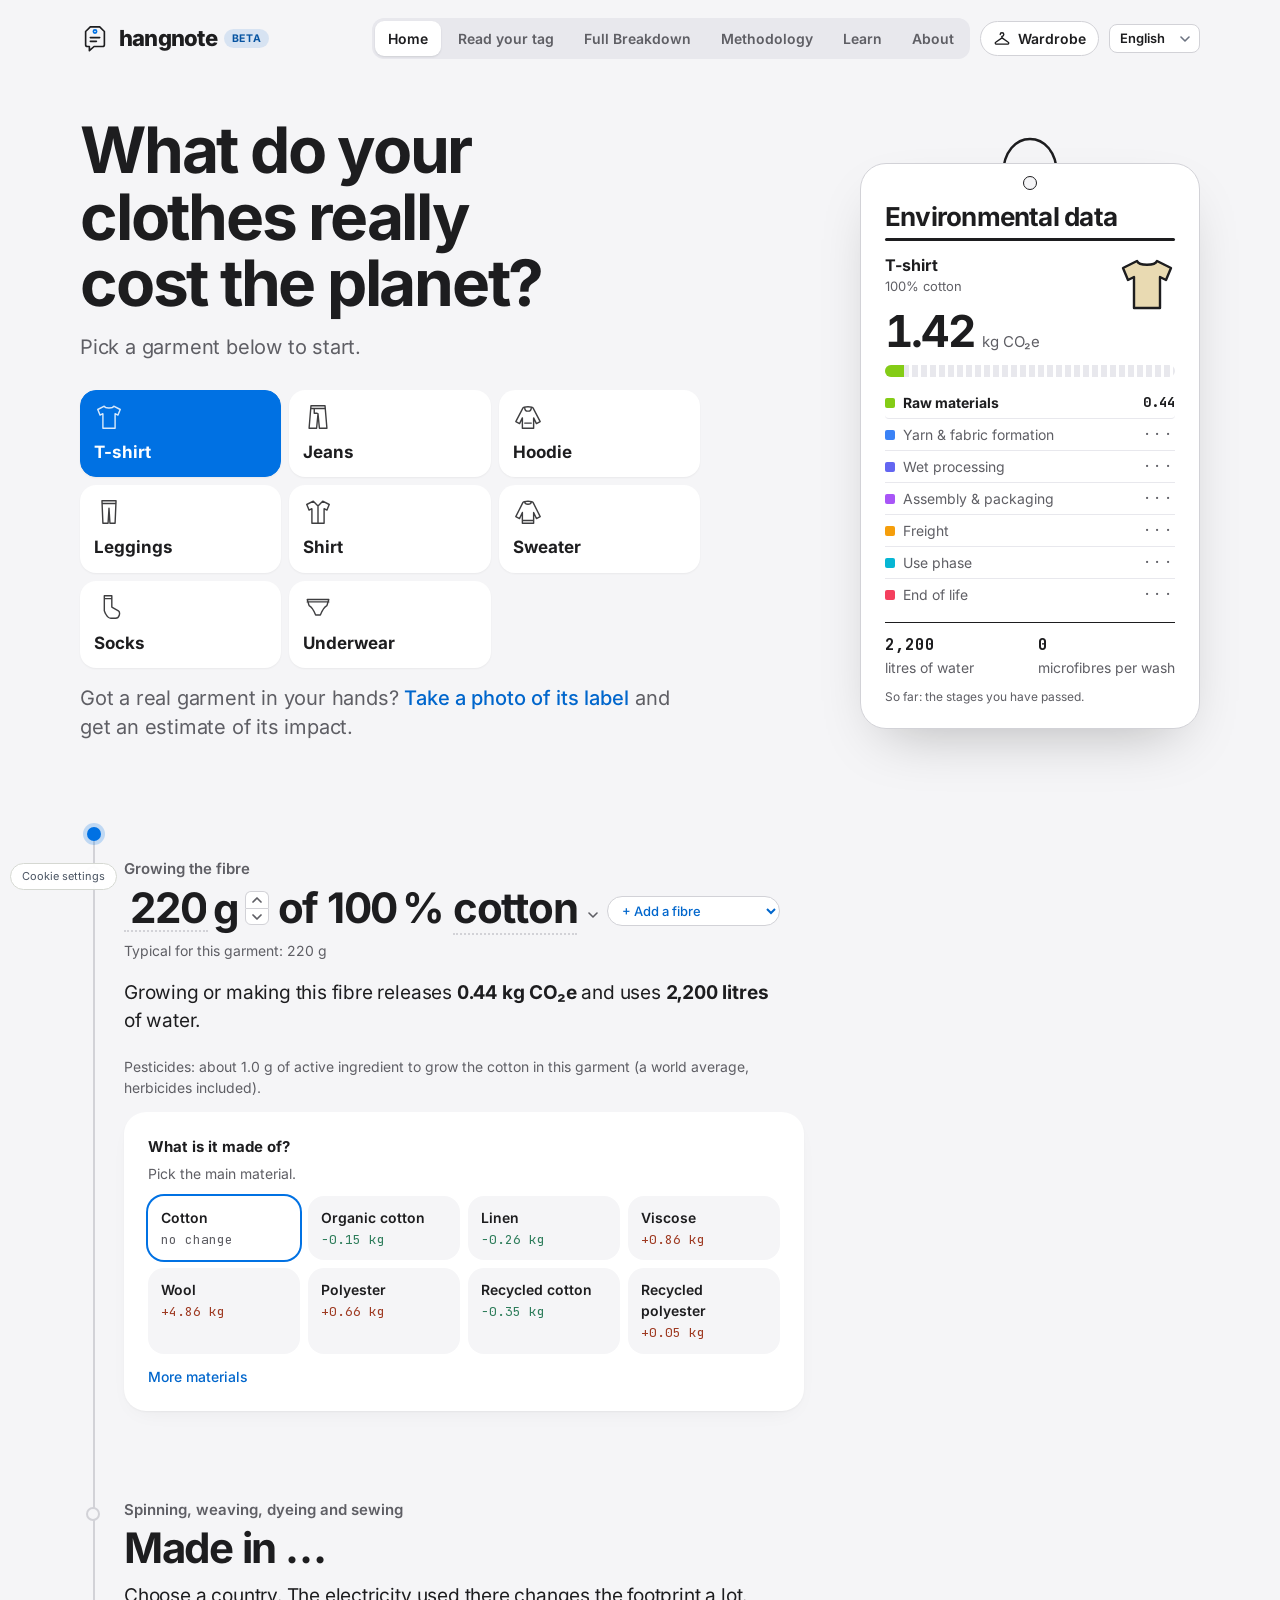
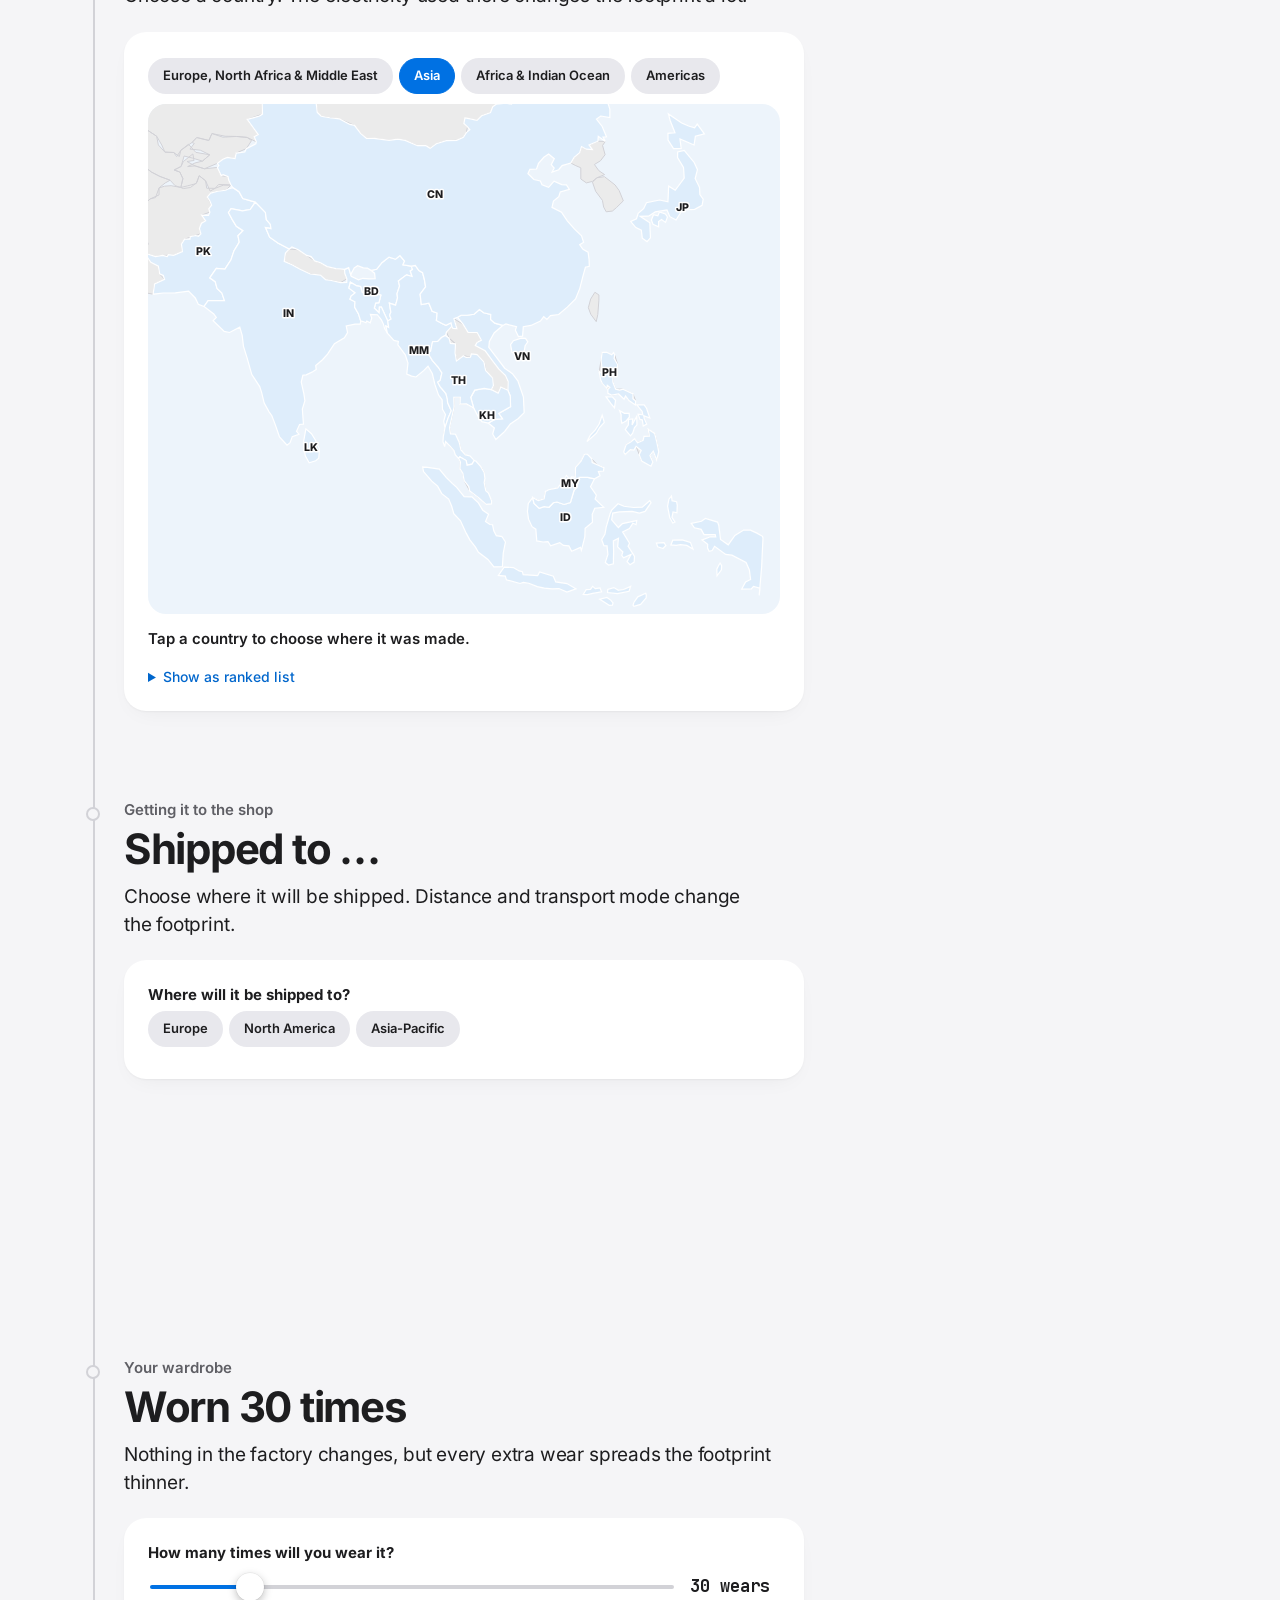
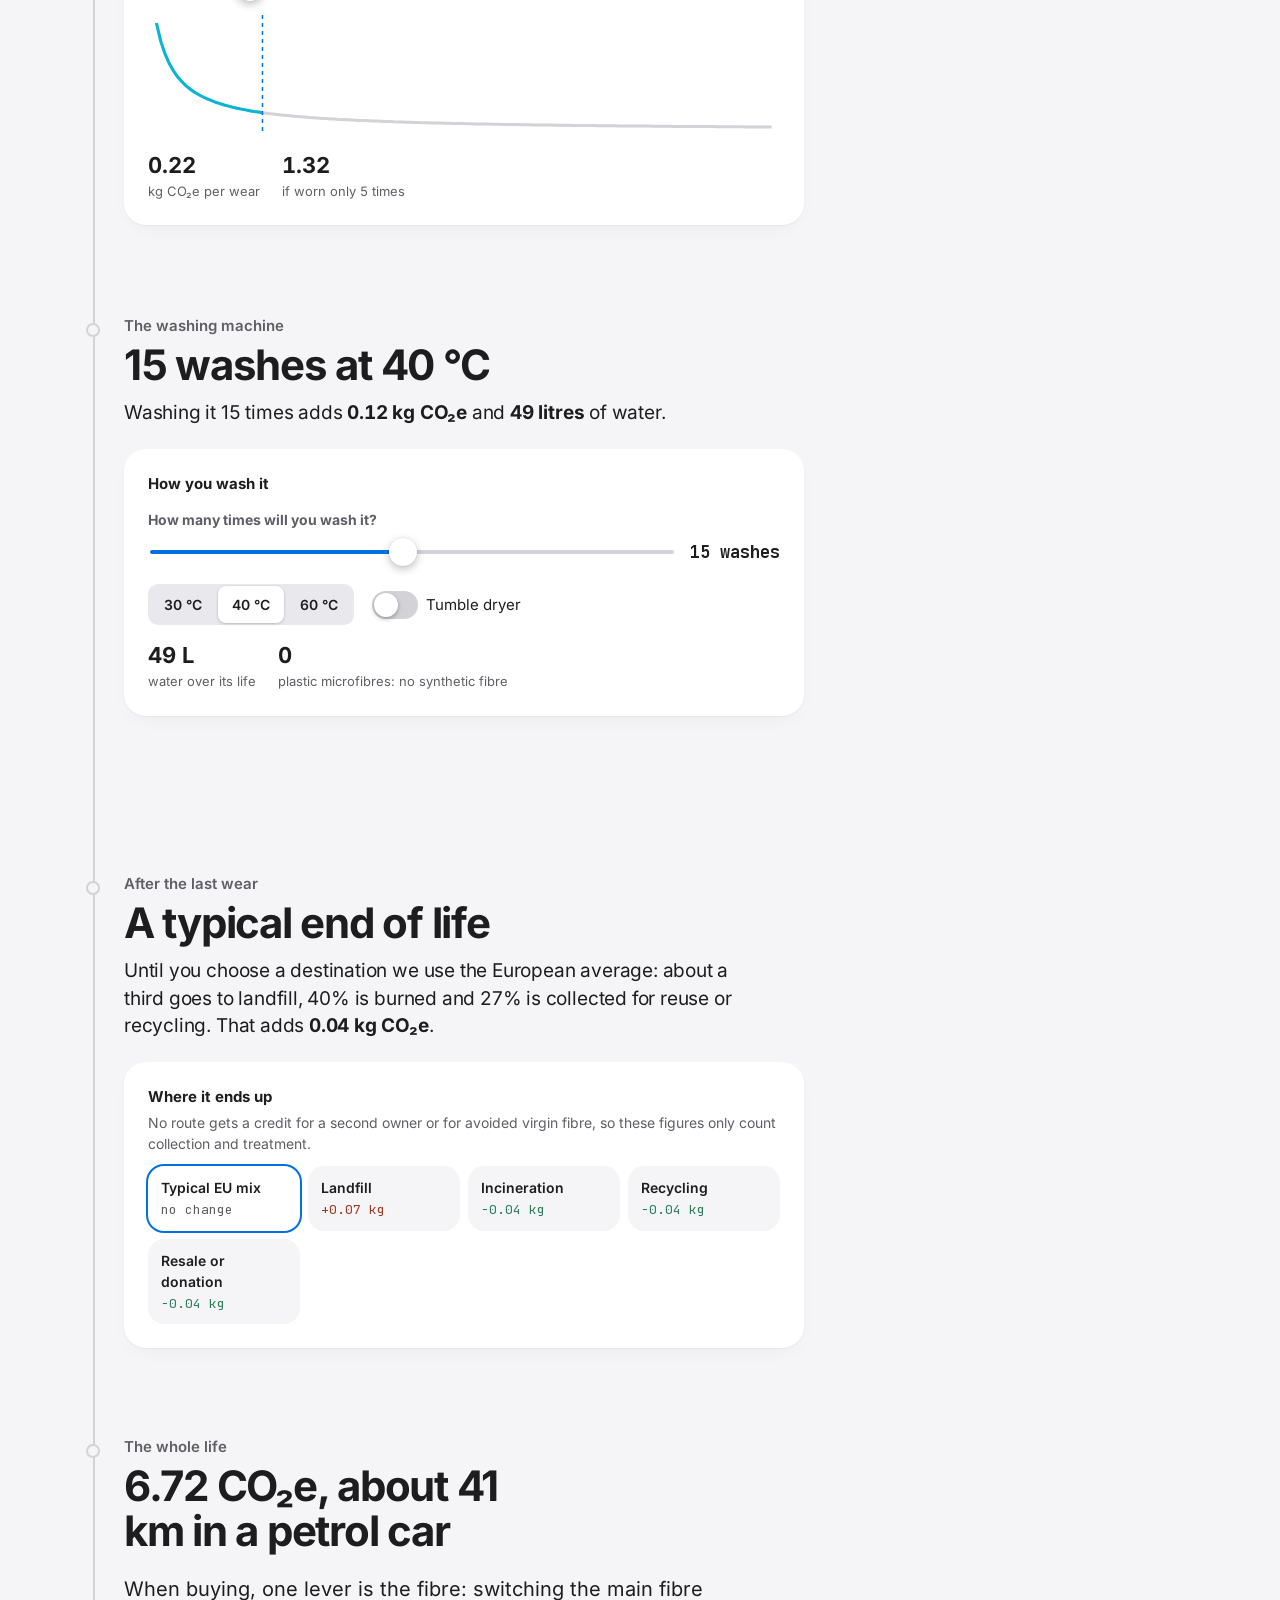
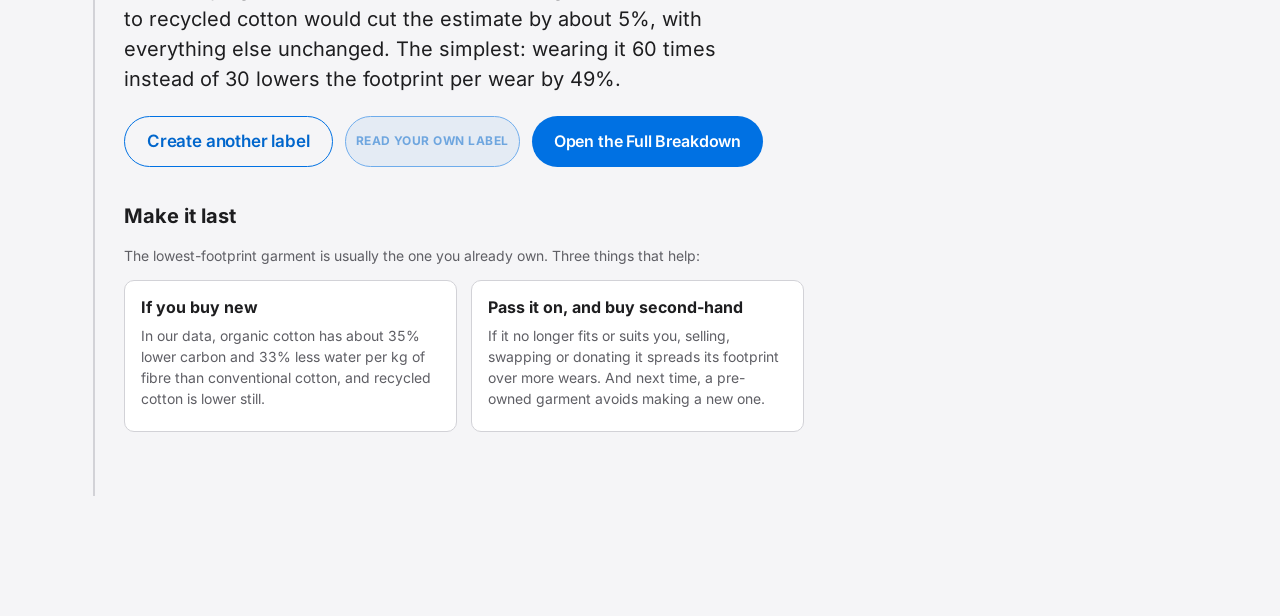
<file: index.html>
<!doctype html>
<html lang="en">
<head>
<meta charset="utf-8">
<meta name="viewport" content="width=device-width, initial-scale=1, viewport-fit=cover">
<meta name="description" content="Follow a garment from cradle to grave and see its environmental tag build up: carbon, water, microplastics and pesticide use at every stage.">
<link rel="icon" type="image/svg+xml" href="data:image/svg+xml,%3Csvg xmlns=%27http://www.w3.org/2000/svg%27 viewBox=%270 0 64 64%27 fill=%27none%27 stroke-linecap=%27round%27 stroke-linejoin=%27round%27%3E%3Cpath d=%27M22 6 H42 L52 16 V44 a4 4 0 0 1 -4 4 H30 L20 57 V48 H16 a4 4 0 0 1 -4 -4 V16 Z%27 stroke=%2314181F stroke-width=%273.5%27 stroke-linejoin=%27round%27/%3E%3Ccircle cx=%2732%27 cy=%2716%27 r=%273.5%27 stroke=%230071E3 stroke-width=%273.5%27/%3E%3Cpath d=%27M22 29 H42 M22 37 H35%27 stroke=%2314181F stroke-width=%273.5%27/%3E%3C/svg%3E">
<title>Hangnote – what your clothes really cost the planet</title>
<meta name="claude:viewport-fit-sides" content="cover">
<link rel="stylesheet" href="fonts/fonts.css">
<style>
:root{
  --paper:#F5F5F7; --card:#FFFFFF; --ink:#1D1D1F; --muted:#5E5E64; --rule:#D2D2D7; --soft:#E8E8ED; --sel:#0071E3; --on-sel:#FFFFFF;
  --accent:#0066CC; --thread:#0071E3; --good:#2E7D5B; --bad:#9E3A22;
  --s-raw:#84CC16; --s-yarn:#3B82F6; --s-wet:#6366F1; --s-asm:#A855F7; --s-fr:#F59E0B; --s-use:#06B6D4; --s-eol:#F43F5E;
  --label:#FFFFFF; --shadow:0 24px 60px -24px rgba(0,0,0,.28);
}
@media (prefers-color-scheme: dark){:root:not([data-theme="light"]){
  --paper:#000000; --card:#1C1C1E; --ink:#F5F5F7; --muted:#A1A1A6; --rule:#38383A; --soft:#2C2C2E; --sel:#0A6CD6; --on-sel:#FFFFFF;
  --accent:#2997FF; --thread:#0A84FF; --good:#5CC093; --bad:#E7765C; --label:#1C1C1E; --shadow:0 18px 40px -22px rgba(0,0,0,.8); color-scheme:dark}}
:root[data-theme="dark"]{
  --paper:#000000; --card:#1C1C1E; --ink:#F5F5F7; --muted:#A1A1A6; --rule:#38383A; --soft:#2C2C2E; --sel:#0A6CD6; --on-sel:#FFFFFF;
  --accent:#2997FF; --thread:#0A84FF; --good:#5CC093; --bad:#E7765C; --label:#1C1C1E; --shadow:0 18px 40px -22px rgba(0,0,0,.8); color-scheme:dark}
*{box-sizing:border-box}
body{margin:0;background:var(--paper);color:var(--ink);font:17px/1.5 -apple-system,BlinkMacSystemFont,"SF Pro Text","SF Pro Display","Helvetica Neue",Inter,Archivo,system-ui,sans-serif;-webkit-font-smoothing:antialiased;
  padding-left:max(16px,env(safe-area-inset-left,0px));padding-right:max(16px,env(safe-area-inset-right,0px))}
button,input,textarea,select{font:inherit;color:inherit}
:focus-visible{outline:2px solid var(--thread);outline-offset:2px}
.num{font-family:"JetBrains Mono",ui-monospace,monospace;font-variant-numeric:tabular-nums}
.top{display:flex;align-items:center;justify-content:space-between;gap:12px;max-width:1120px;margin:0 auto;padding-block:18px}
.brand{display:flex;align-items:center;gap:10px;font-weight:700;text-decoration:none;color:var(--ink)}
.brand svg{width:24px;height:24px}
.proto{font-size:13px;color:var(--muted)}
.shell{max-width:1120px;margin:0 auto;display:grid;grid-template-columns:minmax(0,1fr) 340px;gap:56px;align-items:start;padding-bottom:120px}

/* hero: the care label */
.hero{padding-block:40px 24px;max-width:620px}
.hero h1{font-size:clamp(34px,6vw,58px);line-height:1.02;letter-spacing:-.03em;font-weight:800;margin:0 0 16px;text-wrap:balance}
.hero p{font-size:18px;color:var(--muted);margin:0 0 28px;max-width:52ch}
.care{position:relative;background:var(--label);border-radius:4px;padding:26px 24px 22px;box-shadow:var(--shadow);
  outline:1px dashed color-mix(in srgb,var(--muted) 45%,transparent);outline-offset:-9px}
.care::before,.care::after{content:"";position:absolute;left:24px;right:24px;height:0;border-top:1px dashed color-mix(in srgb,var(--muted) 35%,transparent)}
.care::before{top:0;display:none}
.care label{display:block;font-weight:600;font-size:14px;margin-bottom:8px}
.care textarea{width:100%;min-height:86px;resize:vertical;border:0;background:transparent;font:500 19px/1.5 "JetBrains Mono",ui-monospace,monospace;letter-spacing:.01em;padding:0;outline:none}
.care textarea::placeholder{color:color-mix(in srgb,var(--muted) 70%,transparent)}
.care .hint{font-size:13px;color:var(--muted);margin-top:6px}
.examples{display:flex;flex-wrap:wrap;gap:8px;margin:16px 0 0}
.examples button{border:1px solid var(--rule);background:var(--card);border-radius:999px;padding:6px 12px;font-size:13px;cursor:pointer}
.examples button:hover{border-color:var(--ink)}
.read{margin-top:22px;display:flex;flex-direction:column;gap:12px}
.chips{display:flex;flex-wrap:wrap;gap:8px;align-items:center;min-height:34px}
.chip{display:inline-flex;align-items:center;gap:6px;border-radius:6px;padding:5px 10px;font-size:14px;background:var(--soft)}
.chip.ok{background:color-mix(in srgb,var(--good) 14%,transparent)}
.chip.guess{background:transparent;border:1px dashed var(--rule)}
.chip b{font-weight:700}
.miss{font-size:14px;color:var(--bad)}
.tagh{font-weight:600;letter-spacing:.02em;margin:2px 0 -4px}
.notag{display:flex;flex-direction:column;gap:12px;border-top:1px dashed var(--rule);padding-top:14px}
.notag .q{display:flex;flex-direction:column;gap:6px}.notag .ql{font-size:14px;font-weight:600}
.notag .vchips{margin:0}.notag .vchip:disabled{opacity:.45;cursor:not-allowed}
.notag p.small,#asmnote,#mill-asm{margin:0}
.hero .notag p.small,.hero #asmnote{font-size:13px;line-height:1.45;max-width:none;color:var(--muted)}
.vchip[aria-pressed="true"]:hover{background:var(--sel);color:var(--on-sel)}
.garments{display:flex;flex-wrap:wrap;gap:6px}
.garments button{border:1px solid var(--rule);background:var(--card);border-radius:8px;padding:6px 11px;font-size:14px;cursor:pointer}
.garments button[aria-pressed="true"]{background:var(--ink);color:var(--paper);border-color:var(--ink)}
.row{display:flex;flex-wrap:wrap;align-items:center;gap:10px}
.go{display:inline-flex;align-items:center;gap:10px;border:0;border-radius:10px;background:var(--ink);color:var(--paper);padding:13px 20px;font-weight:700;cursor:pointer;font-size:16px}
.go:disabled{opacity:.4;cursor:not-allowed}
.small{font-size:14px;color:var(--muted)}

/* journey with the thread */
.journey{position:relative;padding-left:44px;margin-top:40px}
.journey[hidden]{display:none}
.thread{position:absolute;left:13px;top:0;bottom:0;width:2px;background-image:repeating-linear-gradient(to bottom,var(--rule) 0 9px,transparent 9px 15px)}
.thread i{position:absolute;inset:0 0 auto 0;height:0;background-image:repeating-linear-gradient(to bottom,var(--thread) 0 9px,transparent 9px 15px);transition:height .25s linear}
.needle{position:absolute;left:7px;width:14px;height:14px;border-radius:50%;background:var(--thread);box-shadow:0 0 0 4px color-mix(in srgb,var(--thread) 22%,transparent);transition:top .25s linear}
.stop{position:relative;padding-block:24px 64px;min-height:62vh}
.stop:last-child{min-height:0}
.knot{position:absolute;left:-38px;top:32px;width:14px;height:14px;border-radius:50%;background:var(--paper);border:2px solid var(--rule);transition:border-color .2s,background .2s}
.stop.reached .knot{border-color:var(--thread);background:var(--thread)}
.where{font-size:14px;color:var(--muted);margin:0 0 4px}
.stop h2{font-size:clamp(26px,3.6vw,36px);line-height:1.1;letter-spacing:-.02em;margin:0 0 12px;text-wrap:balance}
.stop .lede{font-size:18px;max-width:54ch;margin:0 0 22px}
.big{font-weight:700}
.panel{background:var(--card);border:1px solid var(--rule);border-radius:12px;padding:18px}
.panel h3{font-size:15px;margin:0 0 4px}
.panel .small{margin:0 0 12px}
.opts{display:grid;grid-template-columns:repeat(auto-fill,minmax(150px,1fr));gap:8px}
.opt{display:flex;flex-direction:column;align-items:flex-start;gap:2px;text-align:left;border:1px solid var(--rule);background:var(--paper);border-radius:10px;padding:10px 12px;cursor:pointer;min-width:0}
.opt:hover{border-color:var(--ink)}
.opt[aria-pressed="true"]{border-color:var(--ink);box-shadow:inset 0 0 0 1px var(--ink);background:var(--card)}
.opt:disabled{opacity:.45;cursor:not-allowed}
.opt .n{font-weight:600;font-size:14px}
.opt .d{font-size:13px}
.d.up{color:var(--bad)} .d.down{color:var(--good)} .d.same{color:var(--muted)}
.wmap{min-width:0}
.vchips{display:flex;gap:6px;flex-wrap:wrap;margin:2px 0 10px}
.vchip{border:1px solid var(--rule);background:var(--paper);color:var(--ink);border-radius:999px;padding:7px 14px;font-size:13px;font-weight:600;cursor:pointer;min-height:36px}
.off{display:none!important}
.dnote{margin:2px 0 8px}
.linkbtn{border:0;background:none;padding:0;color:var(--accent);font:inherit;font-weight:600;text-decoration:underline;cursor:pointer}
.dq{margin:14px 0 6px;font-size:13px;font-weight:700;letter-spacing:.04em;text-transform:uppercase;color:var(--muted)}
#dest-reg,#dest-ctry{margin-bottom:8px}
#dest-ctry .vchip{font-size:12.5px;padding:6px 12px;min-height:34px}
#dest-ctry .vchip[aria-pressed="true"]{background:var(--accent);border-color:var(--accent);color:var(--card)}
.vchip[aria-pressed="true"]{background:var(--ink);color:var(--card);border-color:var(--ink)}
.wsvg{display:block;width:100%;max-width:640px;height:auto;margin:0 auto;border-radius:10px;background:color-mix(in srgb,var(--accent) 7%,var(--card));border:1px solid var(--rule);touch-action:manipulation}
.wsvg .land{fill:color-mix(in srgb,var(--ink) 9%,var(--card));stroke:var(--rule);stroke-width:1px;vector-effect:non-scaling-stroke}
.wsvg .cp{stroke:var(--card);stroke-width:1.2px;vector-effect:non-scaling-stroke;cursor:pointer;outline:none}
.wsvg .cp:hover,.wsvg .cp:focus-visible{stroke:var(--ink);stroke-width:2.4px}
.wsvg .cp[aria-pressed="true"]{stroke:var(--ink);stroke-width:1.6px}
.wsvg .wd{font-weight:700}
.wsvg .wd .up{fill:var(--bad)}
.wsvg .wd .dn{fill:var(--good)}
.wsvg .hit{fill:transparent;cursor:pointer}
body.sheet-open #ht-cc-open{display:none!important}
.wsvg .ldr{stroke:var(--ink);stroke-width:1px;vector-effect:non-scaling-stroke;opacity:.55;pointer-events:none}
.wsvg circle.ldr{fill:var(--ink);stroke:none}
.wsvg .wl{fill:var(--ink);font-weight:800;letter-spacing:.02em;pointer-events:none;paint-order:stroke;stroke:var(--card);stroke-width:3px;stroke-linejoin:round;vector-effect:non-scaling-stroke;font-family:inherit}
.tinfo{margin:14px 0 6px;font-weight:600;font-size:15px;min-height:1.6em}
.tleg{display:flex;align-items:center;gap:8px;font-size:12px;color:var(--muted)}
.tleg i{display:block;width:110px;height:8px;border-radius:4px;background:linear-gradient(90deg,color-mix(in srgb,var(--good) 58%,var(--card)),var(--card),color-mix(in srgb,var(--bad) 58%,var(--card)));border:1px solid var(--rule)}
.tlist{margin-top:14px;font-size:14px}
.tlist summary{cursor:pointer;color:var(--accent);font-weight:600}
.tlist .clist{margin-top:10px}
.clist{display:flex;flex-direction:column;gap:6px}
.crow{display:grid;grid-template-columns:minmax(0,1.15fr) minmax(0,1.6fr) minmax(58px,auto);align-items:center;gap:10px;width:100%;padding:9px 12px}
.crow .cn{display:flex;flex-direction:column;gap:1px;min-width:0}
.crow .gs{font-size:11.5px;color:var(--muted);white-space:nowrap}
.crow .d{text-align:right;white-space:nowrap}
.cbar{position:relative;height:8px;border-radius:4px;background:color-mix(in srgb,var(--rule) 60%,transparent)}
.cbar::after{content:"";position:absolute;left:50%;top:-4px;bottom:-4px;width:2px;margin-left:-1px;background:var(--ink);opacity:.45;border-radius:1px}
.cfill{position:absolute;top:0;bottom:0;border-radius:4px;transition:width .35s ease}
.cfill.down{right:50%;background:var(--good)} .cfill.up{left:50%;background:var(--bad)}
.cgap{font-size:12px;color:var(--muted);text-align:center;padding:2px 0}
.cgap::before,.cgap::after{content:"";display:inline-block;width:28px;border-top:1px dashed var(--rule);vertical-align:middle;margin:0 8px}
.cmore{align-self:flex-start;margin-top:4px;border:0;background:transparent;color:var(--accent);font-weight:600;font-size:14px;cursor:pointer;padding:6px 2px;text-decoration:underline;text-underline-offset:3px}
.cchips{display:flex;flex-wrap:wrap;gap:6px;margin-bottom:4px}
.cchip{border:1px solid var(--rule);background:var(--paper);border-radius:999px;padding:5px 12px;font-size:13px;font-weight:600;cursor:pointer}
.cchip[aria-pressed="true"]{background:var(--ink);color:var(--paper);border-color:var(--ink)}
@media (max-width:420px){.crow{grid-template-columns:minmax(0,1fr) minmax(40px,.8fr) minmax(54px,auto);gap:8px;padding:9px 10px}.crow .gs{font-size:10.5px}}
@media (prefers-reduced-motion:reduce){.cfill{transition:none}}
.slider{display:flex;align-items:center;gap:14px;flex-wrap:wrap}
.slider input[type=range]{flex:1;min-width:180px;accent-color:var(--ink)}
.slider output{font-weight:700;min-width:90px}
.seg{display:inline-flex;border:1px solid var(--rule);border-radius:9px;overflow:hidden}
.seg button{border:0;background:transparent;padding:8px 14px;cursor:pointer;font-weight:600;font-size:14px}
.seg button[aria-pressed="true"]{background:var(--ink);color:var(--paper)}
.toggle{display:inline-flex;align-items:center;gap:8px;font-size:15px;cursor:pointer}
.toggle input{width:18px;height:18px;accent-color:var(--ink)}
.facts{display:flex;flex-wrap:wrap;gap:22px;margin-top:14px}
.fact .v{font-size:22px;font-weight:700}
.fact .l{font-size:13px;color:var(--muted)}
.curvewrap{position:relative;margin-top:10px;cursor:crosshair;touch-action:pan-y}.curvewrap .curve{margin-top:0}
.cdot{position:absolute;width:12px;height:12px;margin:-6px 0 0 -6px;border-radius:50%;background:var(--s-use);border:2px solid var(--card);box-shadow:0 0 0 1px var(--s-use);pointer-events:none}
.curve{width:100%;height:120px;margin-top:10px;display:block}
.callout{border-left:3px solid var(--thread);padding:4px 0 4px 14px;margin-top:16px;max-width:56ch}
.finale .lever{font-size:20px;max-width:46ch}
.links{display:flex;flex-wrap:wrap;gap:12px;margin-top:22px}
.ghost{display:inline-flex;align-items:center;border:1px solid var(--ink);border-radius:10px;padding:12px 18px;font-weight:700;text-decoration:none;color:var(--ink);background:transparent;cursor:pointer}

/* the hang tag */
.tagcol{position:sticky;top:20px;padding-top:40px}
.hang{position:relative;padding-top:46px}
.hang svg.loop{position:absolute;left:50%;top:0;transform:translateX(-50%);width:70px;height:60px}
.tag{position:relative;background:var(--label);border:2px solid var(--ink);border-radius:14px 14px 10px 10px;padding:26px 20px 18px;box-shadow:var(--shadow)}
.tag .hole{position:absolute;left:50%;top:12px;width:14px;height:14px;margin-left:-7px;border:2px solid var(--ink);border-radius:50%;background:var(--paper)}
.tag h4{font-size:26px;font-weight:800;letter-spacing:-.02em;margin:10px 0 8px;line-height:1}
.tag .bar0{height:6px;background:var(--ink);margin-bottom:12px}
.tag .who{font-weight:700;font-size:16px}
.tag .whosub{font-size:13px;color:var(--muted);margin-bottom:12px}
.total{display:flex;align-items:baseline;gap:8px;flex-wrap:wrap;position:relative}
.total .v{font-size:44px;font-weight:800;letter-spacing:-.02em;line-height:1}
.total .u{font-size:15px;color:var(--muted)}
.delta{font-size:13px;font-weight:700;padding:2px 7px;border-radius:5px;opacity:0;transition:opacity .2s}
.delta.show{opacity:1}
.delta.up{background:color-mix(in srgb,var(--bad) 16%,transparent);color:var(--bad)}
.delta.down{background:color-mix(in srgb,var(--good) 16%,transparent);color:var(--good)}
.sbar{display:flex;height:14px;border-radius:3px;overflow:hidden;margin:12px 0 10px;background:repeating-linear-gradient(90deg,var(--soft) 0 6px,transparent 6px 9px)}
.sbar span{display:block;height:100%;transition:width .35s ease}
.sbar span[data-tip]{cursor:help}
.sbar span[data-tip]:hover,.sbar span[data-tip]:focus-visible{filter:brightness(1.18);outline:2px solid var(--ink);outline-offset:1px;position:relative;z-index:1}
.rows li[data-tip]{cursor:help;border-radius:4px}
.rows li[data-tip]:hover,.rows li[data-tip]:focus-visible{background:var(--soft);outline:none}
.ttip{display:none;position:fixed;z-index:60;max-width:270px;padding:9px 11px;border-radius:9px;background:var(--ink);color:var(--card);font-size:13px;line-height:1.4;pointer-events:none;box-shadow:var(--shadow)}
.ttip b{display:block;font-size:14px}.ttip .num{display:block;margin:1px 0 4px;font-weight:700;opacity:.9}
.rows{list-style:none;margin:0;padding:0;font-size:14px}
.rows li{display:flex;justify-content:space-between;gap:10px;padding:5px 0;border-bottom:1px dotted var(--rule)}
.rows li:last-child{border-bottom:0}
.rows .k{display:flex;align-items:center;gap:8px}
.rows .k i{width:10px;height:10px;border-radius:2px;display:inline-block}
.rows li.todo{color:var(--muted)}
.rows li.todo .v{letter-spacing:.2em}
.rows li.now{font-weight:700}
.minor{display:flex;justify-content:space-between;gap:10px;margin-top:12px;padding-top:10px;border-top:2px solid var(--ink);font-size:14px}
.minor div{display:flex;flex-direction:column}
.minor .v{font-weight:700;font-size:16px}
.tag .foot{font-size:12px;color:var(--muted);margin-top:10px}
.sheetbtn{display:none}

@media (max-width:900px){
  .shell{grid-template-columns:minmax(0,1fr);gap:0}
  .tagcol{position:fixed;left:0;right:0;bottom:0;top:auto;padding:0;z-index:20;pointer-events:none;display:flex;flex-direction:column}
  .sheetbtn{order:2}
  .tagcol .hang{display:none;pointer-events:auto;max-height:78vh;overflow:auto;padding:46px max(16px,env(safe-area-inset-right,0px)) 12px max(16px,env(safe-area-inset-left,0px));background:var(--paper);border-top:1px solid var(--rule)}
  .tagcol.open .hang{display:block}
  .sheetbtn{pointer-events:auto;display:flex;align-items:center;gap:12px;width:100%;border:0;border-top:2px solid var(--ink);background:var(--label);padding:12px max(16px,env(safe-area-inset-right,0px)) calc(12px + env(safe-area-inset-bottom,0px)) max(16px,env(safe-area-inset-left,0px));cursor:pointer;text-align:left}
  .sheetbtn .v{font-size:22px;font-weight:800}
  .sheetbtn .mini{flex:1;display:flex;height:10px;border-radius:2px;overflow:hidden;background:var(--soft);min-width:60px}
  .sheetbtn .mini span{height:100%}
  .sheetbtn .lab{font-size:13px;color:var(--muted)}
  .journey{padding-left:34px}
  .thread{left:8px} .needle{left:2px} .knot{left:-32px}
  .stop{min-height:0;padding-block:20px 56px}
  body{padding-bottom:70px}
}
.lede .num,.lever .num,.total .v,.sheetbtn .v,.fact .v{font-family:inherit;font-variant-numeric:tabular-nums}
.tabs{display:flex;gap:4px;background:var(--soft);border-radius:10px;padding:4px}
.tabs button{border:0;background:transparent;border-radius:7px;padding:7px 13px;font-weight:600;font-size:14px;cursor:pointer;color:var(--muted)}
.tabs button[aria-selected="true"]{background:var(--card);color:var(--ink);box-shadow:0 1px 2px rgba(20,24,31,.12)}
.picks{display:grid;grid-template-columns:repeat(auto-fill,minmax(160px,1fr));gap:8px;margin-top:4px}
.pick{display:flex;flex-direction:column;align-items:flex-start;gap:2px;text-align:left;border:1px solid var(--rule);background:var(--card);border-radius:10px;padding:11px 13px;cursor:pointer;min-width:0}
.pick:hover{border-color:var(--ink)}
.pick[aria-pressed="true"]{background:var(--ink);color:var(--paper);border-color:var(--ink)}
.pick .n{font-weight:700}
.pick .d{font-size:13px;opacity:.75}
.textlink{border:0;background:none;padding:0;color:var(--ink);text-decoration:underline;text-underline-offset:3px;font-weight:600;cursor:pointer}
body[data-view="read"] .tagcol,body[data-view="read"] #journey,body[data-view="read"] #v-follow{display:none}
body[data-view="read"] .shell{grid-template-columns:minmax(0,1fr)}
body[data-view="follow"] #v-read{display:none}
@media (max-width:520px){.brand span{display:none}}
@media (max-width:900px){.tagcol:not(.live){display:none}}
@media (prefers-reduced-motion:reduce){*{transition:none!important;scroll-behavior:auto!important}}

/* --- Apple-inspired look: system type, pale grey canvas, flat white cards, one blue accent --- */
h1,h2,h3,h4,.tag h4,.total .v{font-family:-apple-system,BlinkMacSystemFont,"SF Pro Display","Helvetica Neue",Inter,Archivo,system-ui,sans-serif}
.hero h1{font-size:clamp(36px,6.2vw,64px);line-height:1.04;letter-spacing:-.035em;font-weight:700}
.hero p{font-size:20px;line-height:1.45;letter-spacing:-.01em}
.stop h2{font-size:clamp(28px,4vw,42px);line-height:1.08;letter-spacing:-.03em;font-weight:700}
.stop .lede{font-size:19px;line-height:1.45;letter-spacing:-.01em}
.where{font-size:15px;font-weight:600;color:var(--muted)}
.panel{border:0;border-radius:22px;padding:24px;box-shadow:0 1px 2px rgba(0,0,0,.04),0 8px 24px -12px rgba(0,0,0,.08)}
.opt,.pick,.garments button,.examples button{border:1px solid transparent;border-radius:16px;background:var(--paper)}
.pick{background:var(--card);box-shadow:0 1px 2px rgba(0,0,0,.05)}
.opt:hover,.pick:hover,.examples button:hover,.garments button:hover{border-color:transparent;background:var(--soft)}
.pick:hover{background:var(--card);box-shadow:0 4px 14px -6px rgba(0,0,0,.18)}
.garments button[aria-pressed="true"],.pick[aria-pressed="true"],.vchip[aria-pressed="true"],.cchip[aria-pressed="true"],#dest-ctry .vchip[aria-pressed="true"]{background:var(--sel);color:var(--on-sel);border-color:var(--sel)}
.opt[aria-pressed="true"]{background:var(--card);border-color:transparent;box-shadow:0 0 0 2px var(--sel)}
.vchip,.cchip{border-color:transparent;background:var(--soft)}
.vchip:hover,.cchip:hover{background:color-mix(in srgb,var(--ink) 12%,var(--soft))}
.tabs{background:var(--soft);border-radius:12px;padding:3px}
.tabs button{border-radius:9px;color:var(--muted)}.tabs button[aria-selected="true"]{color:var(--ink)}
.seg{border:0;background:var(--soft);border-radius:10px;padding:2px;gap:2px;overflow:visible}
.seg button{border-radius:8px}
.seg button[aria-pressed="true"]{background:var(--card);color:var(--ink);box-shadow:0 1px 3px rgba(0,0,0,.18),0 0 0 .5px rgba(0,0,0,.04)}
.go,.ghost{border-radius:980px;padding:12px 22px;font-weight:600;letter-spacing:-.01em}
.go{background:var(--sel);color:var(--on-sel)}
.ghost{border-color:var(--sel);color:var(--accent)}
.linkbtn,.cmore,.tlist summary{color:var(--accent);font-weight:500;text-decoration:none}
.textlink{color:var(--accent);font-weight:500;text-decoration:none}
.textlink:hover,.linkbtn:hover,.cmore:hover{text-decoration:underline}
:focus-visible{outline-color:var(--sel)}
.callout{border-left:0;background:var(--soft);border-radius:14px;padding:14px 18px}
.wsvg{border:0;border-radius:18px}
.thread{width:2px;background-image:none;background:var(--rule)}
.thread i{background-image:none;background:var(--thread)}
.knot{border-width:2px}
.tag{border:1px solid var(--rule);border-radius:26px;padding:30px 24px 22px;box-shadow:var(--shadow)}
.tag .hole{border-width:1.5px}
.tag .bar0{height:3px;border-radius:2px}
.tag h4{font-weight:700;letter-spacing:-.03em}
.total .v{font-weight:700;letter-spacing:-.04em}
.minor{border-top-width:1px}
.rows li{border-bottom:1px solid var(--soft)}
.sbar{border-radius:8px;height:12px}
.ttip{border-radius:12px}
.toggle input{-webkit-appearance:none;appearance:none;width:46px;height:28px;border-radius:99px;background:var(--rule);position:relative;cursor:pointer;transition:background .2s;flex:none;margin:0}
.toggle input::after{content:"";position:absolute;left:2px;top:2px;width:24px;height:24px;border-radius:50%;background:#fff;box-shadow:0 2px 4px rgba(0,0,0,.28);transition:transform .2s cubic-bezier(.2,.8,.2,1)}
.toggle input:checked{background:#34C759}
.toggle input:checked::after{transform:translateX(18px)}
.slider input[type=range]{-webkit-appearance:none;appearance:none;height:32px;background:transparent;cursor:pointer;--p:0%}
.slider input[type=range]::-webkit-slider-runnable-track{height:4px;border-radius:99px;background:linear-gradient(to right,var(--sel) var(--p),var(--rule) var(--p))}
.slider input[type=range]::-moz-range-track{height:4px;border-radius:99px;background:var(--rule)}
.slider input[type=range]::-moz-range-progress{height:4px;border-radius:99px;background:var(--sel)}
.slider input[type=range]::-webkit-slider-thumb{-webkit-appearance:none;width:28px;height:28px;border-radius:50%;margin-top:-12px;background:#fff;border:0;box-shadow:0 0 0 .5px rgba(0,0,0,.08),0 3px 8px rgba(0,0,0,.25);transition:transform .15s cubic-bezier(.2,.8,.2,1)}
.slider input[type=range]::-moz-range-thumb{width:28px;height:28px;border-radius:50%;background:#fff;border:0;box-shadow:0 0 0 .5px rgba(0,0,0,.08),0 3px 8px rgba(0,0,0,.25)}
.slider input[type=range]:active::-webkit-slider-thumb{transform:scale(1.08)}
.slider input[type=range]:focus-visible{outline-offset:4px;border-radius:10px}

.ist{display:inline-flex;align-items:center;gap:1px;white-space:nowrap;vertical-align:baseline}
.ist .v,.ist input{font:inherit;letter-spacing:inherit;color:inherit}
.ist input{width:2.6ch;border:0;border-bottom:2px dotted var(--rule);background:transparent;text-align:right;padding:0 .04em 0 0;margin:0;box-sizing:content-box;-moz-appearance:textfield;appearance:textfield;border-radius:0}
.ist input:focus-visible{outline:none;border-bottom-color:var(--sel)}
.ist input::-webkit-outer-spin-button,.ist input::-webkit-inner-spin-button{-webkit-appearance:none;margin:0}
@media (min-width:560px){.nb{white-space:nowrap}}
.ist .u{margin-left:.1em}
.ist .ar{display:inline-flex;flex-direction:column;margin-left:5px;align-self:center}
.ist .ar button{width:24px;height:17px;border:1px solid var(--rule);background:var(--card);color:var(--muted);display:grid;place-items:center;padding:0;cursor:pointer}
.ist .ar button:first-child{border-radius:6px 6px 0 0;border-bottom:0}
.ist .ar button:last-child{border-radius:0 0 6px 6px}
.ist .ar button:hover:not(:disabled){color:var(--ink);background:color-mix(in srgb,var(--ink) 8%,var(--card))}
.ist .ar button:disabled{opacity:.35;cursor:default}
.ist .ar button:focus-visible{outline:2px solid var(--sel);outline-offset:1px}
.fsel{position:relative;display:inline-block;white-space:nowrap;cursor:pointer}
.fsel .fn{border-bottom:2px dotted var(--rule)}.fsel .cr{margin-left:.25em;vertical-align:.12em;color:var(--muted)}
.fsel select{position:absolute;inset:0;width:100%;height:100%;opacity:0;cursor:pointer;font-size:16px;-webkit-appearance:none;appearance:none}
.fsel:hover .fn{border-bottom-color:var(--muted)}.fsel:focus-within .fn{border-bottom-color:var(--sel)}.fsel:focus-within{outline:2px solid var(--sel);outline-offset:3px;border-radius:4px}
.rawmore{margin:12px 0 0;font-size:14px}
.addf{font-family:inherit;font-size:13px;font-weight:500;line-height:1.2;width:auto;color:var(--accent);border:1px solid var(--rule);border-radius:999px;background:var(--card);padding:5px 10px;cursor:pointer;vertical-align:middle;max-width:100%;letter-spacing:0}
.wt-hint{margin:-4px 0 18px}
@media (max-width:760px){.ist .ar button{width:28px;height:20px}}
.tabs{max-width:100%;overflow-x:auto;scrollbar-width:none}.tabs::-webkit-scrollbar{display:none}
.tabs a{flex:none}.tabs button{flex:none;white-space:nowrap}
.tabs #calc-link,.tabs #data-link{color:var(--muted)}
.sitefoot:has(#supportlink[hidden]){display:none}
.sitefoot{max-width:1120px;margin:56px auto 36px;padding:0 24px;text-align:center}
.keep{margin-top:34px;max-width:880px}.keep h3{margin:0 0 6px;font-size:20px}
.keepgrid{display:grid;grid-template-columns:repeat(auto-fit,minmax(220px,1fr));gap:14px;margin-top:14px}
.keepcard{border:1px solid var(--rule);border-radius:10px;padding:14px 16px;background:var(--card,transparent);min-width:0}
.keepcard h4{margin:0 0 6px;font-size:16px}.keepcard p{margin:0 0 8px;font-size:14px;line-height:1.5;color:var(--muted)}
.keepcard a{font-size:14px;font-weight:600;color:var(--ink)}.keeplink{margin-top:6px;font-size:14px;color:var(--muted)}.keeptier{margin-right:6px}.keepcard p.keepnote{font-style:italic;font-size:13px;margin:6px 0 0}.keepaff{margin-top:12px;max-width:60ch}
.sitefoot .supportlink{margin-left:18px}
.sitefoot a{color:var(--muted);font-size:14px;font-weight:600;text-decoration:none;border-bottom:1px solid var(--rule)}.sitefoot a:hover{color:var(--ink)}
@media(max-width:560px){.tabs{flex-wrap:wrap;overflow:visible}.tabs button,.tabs a{padding:7px 10px;font-size:13px}}
.beta{font-style:normal;font-size:10.5px;font-weight:700;letter-spacing:.06em;text-transform:uppercase;color:color-mix(in srgb,var(--accent) 75%,var(--ink));background:color-mix(in srgb,var(--accent) 12%,transparent);border-radius:980px;padding:2px 8px;margin-left:-2px}
.betanote{margin:0 0 10px;color:var(--muted);font-size:13px}
.labelbox{margin-top:20px;padding:20px;border-radius:22px;background:var(--card);box-shadow:0 1px 2px rgba(0,0,0,.04),0 8px 24px -12px rgba(0,0,0,.08)}
.labelbox[hidden]{display:none}
.labelbox .lbintro{font-size:15px;margin:0 0 14px;color:var(--muted)}
.textlink[aria-expanded="true"]{text-decoration:underline}
.photo{display:flex;align-items:center;gap:12px;flex-wrap:wrap;margin:0 0 6px}
.photo .small.bad{color:var(--bad,#B4432A)}
.photonote{margin:0 0 14px}
.labelbox .care{box-shadow:none;background:var(--paper)}
.hero .labelbox p.photonote{font-size:13px;line-height:1.45;margin:0 0 16px;max-width:none}
.hero .labelbox p.lbintro{font-size:15px;line-height:1.45;margin:0 0 14px;max-width:none}
.soon{font-size:12px;font-weight:700;letter-spacing:.04em;text-transform:uppercase;color:var(--accent);background:color-mix(in srgb,var(--accent) 12%,transparent);border-radius:980px;padding:3px 10px}
.photo button:disabled{opacity:.55;cursor:not-allowed}
.hero p.photonote{font-size:13px;line-height:1.45;margin:8px 0 18px;max-width:none}
#t-rows li.now{animation:rowPulse 1.1s ease-out 1}
@keyframes rowPulse{0%{background:color-mix(in srgb,var(--thread) 18%,transparent)}100%{background:transparent}}
@media (prefers-reduced-motion:reduce){#t-rows li.now{animation:none!important}}
/* garment drawings */
.tag .gfig{position:absolute;right:20px;top:88px;width:64px;height:64px;color:var(--ink);pointer-events:none}
.tag .gfig svg{width:100%;height:100%;display:block}
.tag .gfig:empty{display:none}
.tag .gfig.pop svg{animation:figIn .55s cubic-bezier(.2,.8,.2,1) both}
.tag .who,.tag .whosub{padding-right:78px}
.pick .gi{display:block;width:30px;height:30px;margin-bottom:6px;opacity:.85}
.pick .gi svg{width:100%;height:100%;display:block}
@keyframes figIn{from{opacity:0;transform:scale(.88) rotate(-4deg)}to{opacity:1;transform:none}}
@media (prefers-reduced-motion:reduce){.tag .gfig.pop svg{animation:none}}

/* wardrobe */
.wdbtn{display:inline-flex;align-items:center;gap:7px;border:1px solid var(--rule);background:var(--card);color:var(--ink);border-radius:999px;padding:6px 12px;font-weight:600;font-size:14px;cursor:pointer;white-space:nowrap}
.wdbtn:hover{border-color:var(--thread)}
.wdbtn .cnt{background:var(--thread);color:#fff;border-radius:999px;min-width:20px;height:20px;padding:0 6px;font-size:12px;line-height:20px;text-align:center;font-weight:700}
.addw{margin-top:14px;width:100%;border:1.5px solid var(--thread);background:transparent;color:var(--thread);border-radius:10px;padding:10px 14px;font-weight:700;font-size:15px;cursor:pointer}
.addw:hover:not(:disabled){background:var(--thread);color:#fff}
.addw.done{background:var(--good);border-color:var(--good);color:#fff}
.addw:disabled:not(.done){opacity:.55;cursor:not-allowed}
.wd[hidden],.wdov[hidden],.addw[hidden],.wdbtn .cnt[hidden]{display:none!important}
.wdov{position:fixed;inset:0;background:rgba(0,0,0,.42);opacity:0;transition:opacity .28s;z-index:60}
.wdov.open{opacity:1}
.wd{position:fixed;top:0;right:0;bottom:0;width:min(440px,100vw);background:var(--card);color:var(--ink);z-index:61;display:flex;flex-direction:column;box-shadow:var(--shadow);transform:translateX(100%);transition:transform .28s cubic-bezier(.2,.8,.2,1);padding-top:env(safe-area-inset-top,0px);padding-bottom:env(safe-area-inset-bottom,0px)}
.wd.open{transform:none}
.wdh{display:flex;align-items:center;justify-content:space-between;gap:12px;padding:18px 20px 12px;border-bottom:1px solid var(--rule)}
.wdh h2{margin:0;font-size:20px;letter-spacing:-.02em;font-weight:800}
.wdx{border:0;background:var(--soft);color:var(--ink);width:36px;height:36px;border-radius:50%;display:grid;place-items:center;cursor:pointer}
.wdb{overflow-y:auto;padding:18px 20px 28px;display:flex;flex-direction:column;gap:16px;min-height:0}
.wdempty{margin:12px 0 0;color:var(--muted);font-size:16px}
.wdsum .big{font-size:40px;font-weight:700;letter-spacing:-.03em;line-height:1}
.wdsum .lab{display:block;color:var(--muted);font-size:14px;margin-top:4px}
.wdsum .sub{color:var(--muted);font-size:14px;margin-top:8px}
.rail{position:relative;display:flex;align-items:flex-start;padding:16px 8px 6px 34px;min-height:104px}
.rail .bar{position:absolute;left:0;right:0;top:12px;height:3px;border-radius:2px;background:var(--rule)}
.rail .rg{display:block;width:62px;height:62px;margin-left:-22px;margin-top:6px;position:relative;z-index:var(--z);color:var(--ink);transform-origin:50% 0;animation:swayIn .5s cubic-bezier(.2,.8,.2,1) both;animation-delay:calc(var(--k)*40ms)}
.rail .rg svg{width:100%;height:100%;display:block}
.rail .more{align-self:center;margin-left:8px;color:var(--muted);font-size:13px}
@keyframes swayIn{from{opacity:0;transform:translateY(-10px) rotate(-6deg)}to{opacity:1;transform:none}}
.wdhi{list-style:none;margin:0;padding:0;display:grid;gap:4px;font-size:14px;color:var(--muted)}
.wdlist{list-style:none;margin:0;padding:0;display:grid;gap:10px}
.wdlist li{display:grid;grid-template-columns:40px minmax(0,1fr) auto;grid-template-areas:"ic nm wv" "ic st rm";gap:6px 12px;align-items:center;padding:12px;border:1px solid var(--rule);border-radius:12px}
.wdlist .ic{grid-area:ic;width:40px;height:40px;color:var(--ink)}.wdlist .ic svg{width:100%;height:100%;display:block}
.wdlist .nm{grid-area:nm;min-width:0;display:flex;flex-direction:column;gap:2px}
.wdlist .nm b{font-size:15px}
.wdlist .small{color:var(--muted);font-size:13px;line-height:1.3}
.wdlist .mbar{display:block;height:4px;border-radius:2px;background:var(--soft);margin-top:4px}
.wdlist .mbar i{display:block;height:100%;border-radius:2px;background:var(--thread)}
.wdlist .wv{grid-area:wv;text-align:right;display:flex;flex-direction:column}
.wdlist .pw{font-size:18px;font-weight:700}
.wdlist .wst{grid-area:st;display:flex;align-items:center;gap:8px}
.wdlist .wst button{width:30px;height:30px;border-radius:50%;border:1px solid var(--rule);background:var(--card);cursor:pointer;font-size:16px;line-height:1}
.wdlist .wst button:disabled{opacity:.4;cursor:default}
.wdlist .wst .n{font-size:13px;color:var(--muted)}.wdlist .wst .n b{color:var(--ink)}
.wdlist .rm{grid-area:rm;justify-self:end;border:0;background:none;color:var(--muted);font-size:13px;text-decoration:underline;cursor:pointer;padding:4px}
.wdhint,.wdlocal{margin:0;color:var(--muted);font-size:13px}
.wdtools{display:flex;flex-wrap:wrap;gap:8px;align-items:center}
.wbtn{border:1px solid var(--rule);background:var(--card);border-radius:8px;padding:8px 12px;font-size:14px;font-weight:600;cursor:pointer}
.wbtn.warn{border-color:var(--bad);color:var(--bad)}
.wdtools .sure{display:flex;flex-wrap:wrap;gap:8px;align-items:center;font-size:14px}
.wdimp .row{display:flex;gap:8px;margin-top:6px}
.wdimp input{flex:1;min-width:0;border:1px solid var(--rule);background:var(--paper);border-radius:8px;padding:8px 10px;font-size:14px}
.wdimp p{margin:6px 0 0;min-height:1.2em}
@media (max-width:640px){
  .wd{top:auto;left:0;right:0;width:auto;max-height:88dvh;border-radius:18px 18px 0 0;transform:translateY(100%)}
  .wdbtn span:not(.cnt){display:none}.wdbtn{padding:6px 10px}
  .wdlist li{grid-template-columns:36px minmax(0,1fr) auto}
}
@media (prefers-reduced-motion:reduce){.wd,.wdov{transition:none}.rail .rg{animation:none}}

/* route line */
.rmap{position:relative;margin:4px 0 6px;border-radius:14px;background:var(--soft);overflow:hidden}
.rmap[hidden],.rcap[hidden]{display:none}
.rsvg{display:block;width:100%;height:auto;overflow:hidden}
.rsvg .land{stroke:none;fill:color-mix(in srgb,var(--muted) 38%,transparent)}
.rsvg .rl{fill:none;stroke:var(--s-fr);stroke-linecap:round;stroke-dasharray:1;stroke-dashoffset:1;animation:rdraw 1.3s cubic-bezier(.3,.7,.2,1) forwards}
.rsvg .rtr{fill:var(--ink)}
.rsvg .rleg{fill:none;stroke:var(--muted);stroke-linecap:round}.rsvg .rl{stroke-linejoin:round}
@keyframes rdraw{to{stroke-dashoffset:0}}
.rpin{position:absolute;transform:translate(8px,-50%);font-size:12px;font-weight:600;line-height:1;padding:3px 7px;border-radius:999px;background:var(--card);color:var(--ink);box-shadow:0 1px 2px rgba(0,0,0,.18);pointer-events:none;white-space:nowrap}
.rpin::before{content:"";position:absolute;left:-12px;top:50%;width:8px;height:8px;margin-top:-4px;border-radius:50%;background:var(--s-raw);box-shadow:0 0 0 2px var(--card)}
.rpin.rd::before{background:var(--s-fr)}
.rpin.flip{transform:translate(calc(-100% - 8px),-50%)}.rpin.flip::before{left:auto;right:-12px}
.rcap{margin:0 0 14px;color:var(--muted)}
@media (prefers-reduced-motion:reduce){.rsvg .rl{animation:none;stroke-dashoffset:0}.rsvg .rtr{display:none}}

/* feature not available yet */
.ghost.soon{position:relative;opacity:.55;cursor:not-allowed}
.ghost.soon::after{content:attr(data-tip);text-transform:none;letter-spacing:0;position:absolute;left:50%;bottom:calc(100% + 8px);transform:translateX(-50%);background:var(--ink);color:var(--paper);font-size:12px;font-weight:600;line-height:1.2;padding:6px 10px;border-radius:8px;white-space:nowrap;opacity:0;pointer-events:none;transition:opacity .15s}
.ghost.soon:hover::after,.ghost.soon:focus-visible::after{opacity:1}
@media (prefers-reduced-motion:reduce){.ghost.soon::after{transition:none}}
</style>

<style>[hidden]{display:none!important}img{max-width:100%}body{-webkit-text-size-adjust:100%}</style>
<!-- Cookie consent: CookieConsent v3.1.0 (MIT, github.com/orestbida/cookieconsent), inlined. -->
<style id="cc-css">#cc-main{background:transparent;color:var(--cc-primary-color);font-family:var(--cc-font-family);font-size:16px;font-weight:400;-webkit-font-smoothing:antialiased;-moz-osx-font-smoothing:grayscale;line-height:1.15;position:relative;text-rendering:optimizeLegibility;-webkit-text-size-adjust:100%;position:fixed;z-index:var(--cc-z-index)}#cc-main :after,#cc-main :before,#cc-main a,#cc-main button,#cc-main div,#cc-main h2,#cc-main input,#cc-main p,#cc-main span{all:unset;box-sizing:border-box}#cc-main .pm__badge,#cc-main button{all:initial;box-sizing:border-box;color:unset;visibility:unset}#cc-main .pm__badge,#cc-main a,#cc-main button,#cc-main input{-webkit-appearance:none;appearance:none;cursor:pointer;font-family:inherit;font-size:100%;line-height:normal;margin:0;outline:revert;outline-offset:2px;overflow:hidden}#cc-main table,#cc-main tbody,#cc-main td,#cc-main th,#cc-main thead,#cc-main tr{all:revert;color:inherit;font-family:inherit;font-size:inherit;font-weight:inherit}:root{--cc-font-family:-apple-system,BlinkMacSystemFont,"Segoe UI",Roboto,Helvetica,Arial,sans-serif,"Apple Color Emoji","Segoe UI Emoji","Segoe UI Symbol";--cc-modal-border-radius:.5rem;--cc-btn-border-radius:.4rem;--cc-modal-transition-duration:.25s;--cc-link-color:var(--cc-btn-primary-bg);--cc-modal-margin:1rem;--cc-z-index:2147483647;--cc-bg:#fff;--cc-primary-color:#2c2f31;--cc-secondary-color:#5e6266;--cc-btn-primary-bg:#30363c;--cc-btn-primary-color:#fff;--cc-btn-primary-border-color:var(--cc-btn-primary-bg);--cc-btn-primary-hover-bg:#000;--cc-btn-primary-hover-color:#fff;--cc-btn-primary-hover-border-color:var(--cc-btn-primary-hover-bg);--cc-btn-secondary-bg:#eaeff2;--cc-btn-secondary-color:var(--cc-primary-color);--cc-btn-secondary-border-color:var(--cc-btn-secondary-bg);--cc-btn-secondary-hover-bg:#d4dae0;--cc-btn-secondary-hover-color:#000;--cc-btn-secondary-hover-border-color:#d4dae0;--cc-separator-border-color:#f0f4f7;--cc-toggle-on-bg:var(--cc-btn-primary-bg);--cc-toggle-off-bg:#667481;--cc-toggle-on-knob-bg:#fff;--cc-toggle-off-knob-bg:var(--cc-toggle-on-knob-bg);--cc-toggle-enabled-icon-color:var(--cc-bg);--cc-toggle-disabled-icon-color:var(--cc-bg);--cc-toggle-readonly-bg:#d5dee2;--cc-toggle-readonly-knob-bg:#fff;--cc-toggle-readonly-knob-icon-color:var(--cc-toggle-readonly-bg);--cc-section-category-border:var(--cc-cookie-category-block-bg);--cc-cookie-category-block-bg:#f0f4f7;--cc-cookie-category-block-border:#f0f4f7;--cc-cookie-category-block-hover-bg:#e9eff4;--cc-cookie-category-block-hover-border:#e9eff4;--cc-cookie-category-expanded-block-bg:transparent;--cc-cookie-category-expanded-block-hover-bg:#dee4e9;--cc-overlay-bg:rgba(0,0,0,.65);--cc-webkit-scrollbar-bg:var(--cc-section-category-border);--cc-webkit-scrollbar-hover-bg:var(--cc-btn-primary-hover-bg);--cc-footer-bg:var(--cc-btn-secondary-bg);--cc-footer-color:var(--cc-secondary-color);--cc-footer-border-color:#e4eaed;--cc-pm-toggle-border-radius:4em}#cc-main.cc--rtl{direction:rtl}#cc-main .cm__title,#cc-main a,#cc-main b,#cc-main em,#cc-main strong{font-weight:600}#cc-main button>span{pointer-events:none}#cc-main .cc__link,#cc-main a{background-image:linear-gradient(currentColor,currentColor);background-position:0 100%;background-repeat:no-repeat;background-size:0 1px;font-weight:600;position:relative;transition:background-size .25s,color .25s ease}#cc-main .cc__link:hover,#cc-main a:hover{background-size:100% 1px;color:var(--cc-primary-color)}#cc-main .cc__link{color:var(--cc-link-color)}#cc-main .cm__desc,#cc-main .pm__body{overscroll-behavior:auto contain;scrollbar-width:thin}@media screen and (min-width:640px){#cc-main ::-webkit-scrollbar,#cc-main ::-webkit-scrollbar-thumb,#cc-main ::-webkit-scrollbar-track{all:revert}#cc-main ::-webkit-scrollbar-thumb{-webkit-background-clip:padding-box;background-clip:padding-box;background:var(--cc-toggle-readonly-bg);border:.25rem solid var(--cc-bg);border-radius:1rem}#cc-main ::-webkit-scrollbar-thumb:hover{background:var(--cc-toggle-off-bg)}#cc-main ::-webkit-scrollbar{background:transparent;width:12px}}html.disable--interaction.show--consent,html.disable--interaction.show--consent body{height:auto!important;overflow:hidden!important}@media (prefers-reduced-motion){#cc-main{--cc-modal-transition-duration:0s}}.cc--darkmode{--cc-bg:#161a1c;--cc-primary-color:#ebf3f6;--cc-secondary-color:#aebbc5;--cc-btn-primary-bg:#c2d0e0;--cc-btn-primary-color:var(--cc-bg);--cc-btn-primary-border-color:var(--cc-btn-primary-bg);--cc-btn-primary-hover-bg:#98a7b6;--cc-btn-primary-hover-color:#000;--cc-btn-primary-hover-border-color:var(--cc-btn-primary-hover-bg);--cc-btn-secondary-bg:#242c31;--cc-btn-secondary-color:var(--cc-primary-color);--cc-btn-secondary-border-color:var(--cc-btn-secondary-bg);--cc-btn-secondary-hover-bg:#353d43;--cc-btn-secondary-hover-color:#fff;--cc-btn-secondary-hover-border-color:var(--cc-btn-secondary-hover-bg);--cc-separator-border-color:#222a30;--cc-toggle-on-bg:var(--cc-btn-primary-bg);--cc-toggle-off-bg:#525f6b;--cc-toggle-on-knob-bg:var(--cc-btn-primary-color);--cc-toggle-off-knob-bg:var(--cc-btn-primary-color);--cc-toggle-enabled-icon-color:var(--cc-btn-primary-color);--cc-toggle-disabled-icon-color:var(--cc-btn-primary-color);--cc-toggle-readonly-bg:#343e45;--cc-toggle-readonly-knob-bg:#5f6b72;--cc-toggle-readonly-knob-icon-color:var(--cc-toggle-readonly-bg);--cc-section-category-border:#1e2428;--cc-cookie-category-block-bg:#1e2428;--cc-cookie-category-block-border:var(--cc-section-category-border);--cc-cookie-category-block-hover-bg:#242c31;--cc-cookie-category-block-hover-border:#232a2f;--cc-cookie-category-expanded-block-bg:transparent;--cc-cookie-category-expanded-block-hover-bg:var(--cc-toggle-readonly-bg);--cc-overlay-bg:rgba(0,0,0,.65);--cc-webkit-scrollbar-bg:var(--cc-section-category-border);--cc-webkit-scrollbar-hover-bg:var(--cc-btn-primary-hover-bg);--cc-footer-bg:#0c0e0f;--cc-footer-color:var(--cc-secondary-color);--cc-footer-border-color:#060809}.cc--darkmode #cc-main{color-scheme:dark}#cc-main .cm{background:var(--cc-bg);border-radius:var(--cc-modal-border-radius);box-shadow:0 .625em 1.875em rgba(0,0,2,.3);display:flex;flex-direction:column;max-width:24rem;opacity:0;overflow:hidden;position:fixed;transform:translateY(1.6em);visibility:hidden;z-index:1}#cc-main .cm--top{top:var(--cc-modal-margin)}#cc-main .cm--middle{top:50%;transform:translateY(calc(-50% + 1.6em))}#cc-main .cm--bottom{bottom:var(--cc-modal-margin)}#cc-main .cm--center{left:var(--cc-modal-margin);margin:0 auto;right:var(--cc-modal-margin);width:unset}#cc-main .cm--left{left:var(--cc-modal-margin);margin-right:var(--cc-modal-margin)}#cc-main .cm--right{margin-left:var(--cc-modal-margin);right:var(--cc-modal-margin)}#cc-main .cm__body{display:flex;flex-direction:column;justify-content:space-between;position:relative}#cc-main .cm__btns,#cc-main .cm__links{padding:1rem 1.3rem;width:unset}#cc-main .cm__texts{display:flex;flex:1;flex-direction:column;justify-content:center;padding:1rem 0 0}#cc-main .cm__desc,#cc-main .cm__title{padding:0 1.3rem}#cc-main .cm__title{font-size:1.05em}#cc-main .cm__title+.cm__desc{margin-top:1.1em}#cc-main .cm__desc{color:var(--cc-secondary-color);font-size:.9em;line-height:1.5;max-height:40vh;overflow-x:visible;overflow-y:auto;padding-bottom:1em}#cc-main .cm__btns{border-top:1px solid var(--cc-separator-border-color);display:flex;flex-direction:column;justify-content:center}#cc-main .cm__btn-group{display:grid;grid-auto-columns:minmax(0,1fr)}#cc-main .cm__btn+.cm__btn,#cc-main .cm__btn-group+.cm__btn-group{margin-top:.375rem}#cc-main .cm--flip .cm__btn+.cm__btn,#cc-main .cm--flip .cm__btn-group+.cm__btn-group{margin-bottom:.375rem;margin-top:0}#cc-main .cm--inline .cm__btn+.cm__btn{margin-left:.375rem;margin-top:0}#cc-main .cm--inline.cm--flip .cm__btn+.cm__btn{margin-bottom:0;margin-left:0;margin-right:.375rem}#cc-main .cm--inline.cm--flip .cm__btn-group+.cm__btn-group{margin-bottom:.375rem;margin-right:0}#cc-main .cm--wide .cm__btn+.cm__btn,#cc-main .cm--wide .cm__btn-group+.cm__btn-group{margin-left:.375rem;margin-top:0}#cc-main .cm--wide.cm--flip .cm__btn+.cm__btn,#cc-main .cm--wide.cm--flip .cm__btn-group+.cm__btn-group{margin-bottom:0;margin-right:.375rem}#cc-main .cm--bar:not(.cm--inline) .cm__btn-group--uneven,#cc-main .cm--wide .cm__btn-group--uneven{display:flex;flex:1;justify-content:space-between}#cc-main .cm--bar:not(.cm--inline).cm--flip .cm__btn-group--uneven,#cc-main .cm--wide.cm--flip .cm__btn-group--uneven{flex-direction:row-reverse}#cc-main .cm__btn{background:var(--cc-btn-primary-bg);border:1px solid var(--cc-btn-primary-border-color);border-radius:var(--cc-btn-border-radius);color:var(--cc-btn-primary-color);font-size:.82em;font-weight:600;min-height:42px;padding:.5em 1em;text-align:center}#cc-main .cm__btn:hover{background:var(--cc-btn-primary-hover-bg);border-color:var(--cc-btn-primary-hover-border-color);color:var(--cc-btn-primary-hover-color)}#cc-main .cm__btn--secondary{background:var(--cc-btn-secondary-bg);border-color:var(--cc-btn-secondary-border-color);color:var(--cc-btn-secondary-color)}#cc-main .cm__btn--secondary:hover{background:var(--cc-btn-secondary-hover-bg);border-color:var(--cc-btn-secondary-hover-border-color);color:var(--cc-btn-secondary-hover-color)}#cc-main .cm__btn--close{border-radius:0;border-bottom-left-radius:var(--cc-btn-border-radius);border-right:none;border-top:none;display:none;font-size:1em;height:42px;min-width:auto!important;overflow:hidden;padding:0!important;position:absolute;right:0;top:0;width:42px}#cc-main .cm__btn--close svg{stroke:var(--cc-btn-primary-color);transform:scale(.5);transition:stroke .15s ease}#cc-main .cm__btn--close:hover svg{stroke:var(--cc-btn-primary-hover-color)}#cc-main .cm__btn--close.cm__btn--secondary svg{stroke:var(--cc-btn-secondary-color)}#cc-main .cm__btn--close.cm__btn--secondary:hover svg{stroke:var(--cc-btn-secondary-hover-color)}#cc-main .cm__btn--close+.cm__texts .cm__title{padding-right:3rem}#cc-main .cm--inline .cm__btn-group{grid-auto-flow:column}#cc-main .cm__footer{background:var(--cc-footer-bg);border-top:1px solid var(--cc-footer-border-color);color:var(--cc-footer-color);padding:.4em 0 .5em}#cc-main .cm__links{display:flex;flex-direction:row;padding-bottom:0;padding-top:0}#cc-main .cm__link-group{display:flex;flex-direction:row;font-size:.8em;width:100%}#cc-main .cm__link-group>*+*{margin-left:1.3rem}#cc-main .cm--flip .cm__btn:last-child{grid-row:1}#cc-main .cm--inline.cm--flip .cm__btn:last-child{grid-column:1}#cc-main .cm--box .cm__btn--close{display:block}#cc-main .cm--box.cm--flip .cm__btns{flex-direction:column-reverse}#cc-main .cm--box.cm--wide{max-width:36em}#cc-main .cm--box.cm--wide .cm__btns{flex-direction:row;justify-content:space-between}#cc-main .cm--box.cm--wide .cm__btn-group{grid-auto-flow:column}#cc-main .cm--box.cm--wide .cm__btn{min-width:120px;padding-left:1.8em;padding-right:1.8em}#cc-main .cm--box.cm--wide.cm--flip .cm__btns{flex-direction:row-reverse}#cc-main .cm--box.cm--wide.cm--flip .cm__btn:last-child{grid-column:1}#cc-main .cm--cloud{max-width:54em;width:unset}#cc-main .cm--cloud .cm__body{flex-direction:row}#cc-main .cm--cloud .cm__texts{flex:1}#cc-main .cm--cloud .cm__desc{max-height:9.4em}#cc-main .cm--cloud .cm__btns{border-left:1px solid var(--cc-separator-border-color);border-top:none;max-width:23em}#cc-main .cm--cloud .cm__btn-group{flex-direction:column}#cc-main .cm--cloud .cm__btn{min-width:19em}#cc-main .cm--cloud.cm--flip .cm__btn-group,#cc-main .cm--cloud.cm--flip .cm__btns{flex-direction:column-reverse}#cc-main .cm--cloud.cm--inline .cm__btn-group{flex-direction:row}#cc-main .cm--cloud.cm--inline .cm__btn{min-width:10em}#cc-main .cm--cloud.cm--inline.cm--flip .cm__btn-group{flex-direction:row-reverse}#cc-main .cm--bar{border-radius:0;left:0;margin:0;max-width:unset;opacity:1;right:0;transform:translateY(0);width:100vw;--cc-modal-transition-duration:.35s}#cc-main .cm--bar.cm--top{top:0;transform:translateY(-100%)}#cc-main .cm--bar.cm--bottom{bottom:0;transform:translateY(100%)}#cc-main .cm--bar .cm__body,#cc-main .cm--bar .cm__links{margin:0 auto;max-width:55em;width:100%}#cc-main .cm--bar .cm__body{padding:.5em 0 .9em}#cc-main .cm--bar .cm__btns{border-top:none;flex-direction:row;justify-content:space-between}#cc-main .cm--bar .cm__btn-group{grid-auto-flow:column}#cc-main .cm--bar:not(.cm--inline) .cm__btn+.cm__btn,#cc-main .cm--bar:not(.cm--inline) .cm__btn-group+.cm__btn-group{margin-left:.375rem;margin-top:0}#cc-main .cm--bar .cm__btn{min-width:120px;padding-left:2em;padding-right:2em}#cc-main .cm--bar.cm--flip:not(.cm--inline) .cm__btn+.cm__btn,#cc-main .cm--bar.cm--flip:not(.cm--inline) .cm__btn-group+.cm__btn-group{margin-bottom:0;margin-left:0;margin-right:.375rem}#cc-main .cm--bar.cm--flip .cm__btns{flex-direction:row-reverse}#cc-main .cm--bar.cm--flip .cm__btn:last-child{grid-column:1}#cc-main .cm--bar.cm--inline .cm__body,#cc-main .cm--bar.cm--inline .cm__links{max-width:74em}#cc-main .cm--bar.cm--inline .cm__body{flex-direction:row;padding:0}#cc-main .cm--bar.cm--inline .cm__btns{flex-direction:column;justify-content:center;max-width:23em}#cc-main .cm--bar.cm--inline.cm--flip .cm__btns{flex-direction:column-reverse}#cc-main .cc--anim .cm,#cc-main .cc--anim.cm-wrapper:before{transition:opacity var(--cc-modal-transition-duration) ease,visibility var(--cc-modal-transition-duration) ease,transform var(--cc-modal-transition-duration) ease}#cc-main .cc--anim .cm__btn,#cc-main .cc--anim .cm__close{transition:background-color .15s ease,border-color .15s ease,color .15s ease}.disable--interaction #cc-main .cm-wrapper:before{background:var(--cc-overlay-bg);bottom:0;content:"";left:0;opacity:0;position:fixed;right:0;top:0;visibility:hidden;z-index:0}.show--consent #cc-main .cc--anim .cm{opacity:1;transform:translateY(0);visibility:visible!important}.show--consent #cc-main .cc--anim .cm--middle{transform:translateY(-50%)}.show--consent #cc-main .cc--anim .cm--bar{transform:translateY(0)}.show--consent #cc-main .cc--anim.cm-wrapper:before{opacity:1;visibility:visible}#cc-main.cc--rtl .cm__btn--close{border-bottom-left-radius:unset;border-bottom-right-radius:var(--cc-btn-border-radius);left:0;right:unset}#cc-main.cc--rtl .cm__btn--close+.cm__texts .cm__title{padding-left:3rem!important;padding-right:1.3rem}#cc-main.cc--rtl .cm--inline .cm__btn+.cm__btn{margin-left:0;margin-right:.375rem}#cc-main.cc--rtl .cm--inline.cm--flip .cm__btn+.cm__btn{margin-left:.375rem;margin-right:0}#cc-main.cc--rtl .cm:not(.cm--inline).cm--bar .cm__btn+.cm__btn,#cc-main.cc--rtl .cm:not(.cm--inline).cm--bar .cm__btn-group+.cm__btn-group,#cc-main.cc--rtl .cm:not(.cm--inline).cm--wide .cm__btn+.cm__btn,#cc-main.cc--rtl .cm:not(.cm--inline).cm--wide .cm__btn-group+.cm__btn-group{margin-left:0;margin-right:.375rem}#cc-main.cc--rtl .cm:not(.cm--inline).cm--bar.cm--flip .cm__btn+.cm__btn,#cc-main.cc--rtl .cm:not(.cm--inline).cm--wide.cm--flip .cm__btn+.cm__btn{margin-left:.375rem;margin-right:0}#cc-main.cc--rtl .cm__link-group>*+*{margin-left:0;margin-right:1.3rem}@media screen and (max-width:640px){#cc-main{--cc-modal-margin:.5em}#cc-main .cm{max-width:none!important;width:auto!important}#cc-main .cm__body{flex-direction:column!important;padding:0!important}#cc-main .cm__btns,#cc-main .cm__desc,#cc-main .cm__links,#cc-main .cm__title{padding-left:1.1rem!important;padding-right:1.1rem!important}#cc-main .cm__btns{border-left:none!important;border-top:1px solid var(--cc-separator-border-color)!important;flex-direction:column!important;max-width:none!important;min-width:auto!important}#cc-main .cm__btn+.cm__btn,#cc-main .cm__btn-group+.cm__btn-group{margin:.375rem 0 0!important}#cc-main .cm--flip .cm__btn+.cm__btn,#cc-main .cm--flip .cm__btn-group+.cm__btn-group{margin-bottom:.375rem!important;margin-top:0!important}#cc-main .cm__btn-group{display:flex!important;flex-direction:column!important;min-width:auto!important}#cc-main .cm__btn{flex:auto!important}#cc-main .cm__link-group{justify-content:center!important}#cc-main .cm--flip .cm__btn-group,#cc-main .cm--flip .cm__btns{flex-direction:column-reverse!important}}#cc-main .pm-wrapper{position:relative;z-index:2}#cc-main .pm{background:var(--cc-bg);border-radius:var(--cc-modal-border-radius);box-shadow:0 .625em 1.875em rgba(0,0,2,.3);display:flex;flex-direction:column;opacity:0;overflow:hidden;position:fixed;visibility:hidden;width:100%;width:unset;z-index:1}#cc-main svg{fill:none;width:100%}#cc-main .pm__body,#cc-main .pm__footer,#cc-main .pm__header{padding:1em 1.4em}#cc-main .pm__header{align-items:center;border-bottom:1px solid var(--cc-separator-border-color);display:flex;justify-content:space-between}#cc-main .pm__title{align-items:center;display:flex;flex:1;font-weight:600;margin-right:2em}#cc-main .pm__close-btn{background:var(--cc-btn-secondary-bg);border:1px solid var(--cc-btn-secondary-border-color);border-radius:var(--cc-btn-border-radius);height:40px;position:relative;transition:all .15s ease;width:40px}#cc-main .pm__close-btn span{display:flex;height:100%;width:100%}#cc-main .pm__close-btn svg{stroke:var(--cc-btn-secondary-color);transform:scale(.5);transition:stroke .15s ease}#cc-main .pm__close-btn:hover{background:var(--cc-btn-secondary-hover-bg);border-color:var(--cc-btn-secondary-hover-border-color)}#cc-main .pm__close-btn:hover svg{stroke:var(--cc-btn-secondary-hover-color)}#cc-main .pm__body{flex:1;overflow-y:auto;overflow-y:overlay}#cc-main .pm__section,#cc-main .pm__section--toggle{border-radius:var(--cc-btn-border-radius);display:flex;flex-direction:column;margin-bottom:.5em}#cc-main .pm__section--toggle .pm__section-desc-wrapper{border:1px solid var(--cc-cookie-category-block-border);border-radius:var(--cc-btn-border-radius);border-top:none;border-top-left-radius:0;border-top-right-radius:0;display:none;margin-top:0!important;overflow:hidden}#cc-main .pm__section{border:1px solid var(--cc-separator-border-color);padding:1em;transition:background-color .25s ease,border-color .25s ease}#cc-main .pm__section:first-child{border:none;margin-bottom:2em;margin-top:0;padding:0;transition:none}#cc-main .pm__section:not(:first-child):hover{background:var(--cc-cookie-category-block-bg);border-color:var(--cc-cookie-category-block-border)}#cc-main .pm__section-toggles+.pm__section{margin-top:2em}#cc-main .pm__section--toggle{background:var(--cc-cookie-category-block-bg);border-top:none;margin-bottom:.375rem}#cc-main .pm__section--toggle .pm__section-title{align-items:center;background:var(--cc-cookie-category-block-bg);border:1px solid var(--cc-cookie-category-block-border);display:flex;justify-content:space-between;min-height:58px;padding:1.1em 5.4em 1.1em 1.2em;position:relative;transition:background-color .25s ease,border-color .25s ease;width:100%}#cc-main .pm__section--toggle .pm__section-title:hover{background:var(--cc-cookie-category-block-hover-bg);border-color:var(--cc-cookie-category-block-hover-border)}#cc-main .pm__section--toggle .pm__section-desc{margin-top:0;padding:1em}#cc-main .pm__section--toggle.is-expanded{--cc-cookie-category-block-bg:var(--cc-cookie-category-expanded-block-bg);--cc-cookie-category-block-border:var(--cc-cookie-category-expanded-block-hover-bg)}#cc-main .pm__section--toggle.is-expanded .pm__section-title{border-bottom-left-radius:0;border-bottom-right-radius:0}#cc-main .pm__section--toggle.is-expanded .pm__section-arrow svg{transform:scale(.5) rotate(180deg)}#cc-main .pm__section--toggle.is-expanded .pm__section-desc-wrapper{display:flex}#cc-main .pm__section--expandable .pm__section-title{cursor:pointer;padding-left:3.4em}#cc-main .pm__section--expandable .pm__section-arrow{background:var(--cc-toggle-readonly-bg);border-radius:100%;display:flex;height:20px;justify-content:center;left:18px;pointer-events:none;position:absolute;width:20px}#cc-main .pm__section--expandable .pm__section-arrow svg{stroke:var(--cc-btn-secondary-color);transform:scale(.5)}#cc-main .pm__section-title-wrapper{align-items:center;display:flex;position:relative}#cc-main .pm__section-title-wrapper+.pm__section-desc-wrapper{margin-top:.85em}#cc-main .pm__section-title{border-radius:var(--cc-btn-border-radius);font-size:.95em;font-weight:600}#cc-main .pm__badge{align-items:center;background:var(--cc-btn-secondary-bg);border-radius:5em;color:var(--cc-secondary-color);display:flex;flex:none;font-size:.8em;font-weight:600;height:23px;justify-content:center;margin-left:1em;min-width:23px;overflow:hidden;padding:0 .6em 1px;position:relative;text-align:center;white-space:nowrap;width:auto}#cc-main .pm__service-counter{background:var(--cc-btn-primary-bg);color:var(--cc-btn-primary-color);padding:0;width:23px}#cc-main .pm__service-counter[data-counterlabel]{padding:0 .6em 1px;width:auto}#cc-main .section__toggle,#cc-main .section__toggle-wrapper,#cc-main .toggle__icon,#cc-main .toggle__label{border-radius:var(--cc-pm-toggle-border-radius);height:23px;transform:translateZ(0);width:50px}#cc-main .section__toggle-wrapper{cursor:pointer;position:absolute;right:18px;z-index:1}#cc-main .toggle-service{height:19px;position:relative;right:0;width:42px}#cc-main .toggle-service .section__toggle,#cc-main .toggle-service .toggle__icon,#cc-main .toggle-service .toggle__label{height:19px;width:42px}#cc-main .toggle-service .toggle__icon{position:relative}#cc-main .toggle-service .toggle__icon-circle{height:19px;width:19px}#cc-main .toggle-service .section__toggle:checked~.toggle__icon .toggle__icon-circle{transform:translateX(23px)}#cc-main .pm__section--toggle:nth-child(2) .section__toggle-wrapper:after{display:none!important}#cc-main .section__toggle{border:0;cursor:pointer;display:block;left:0;margin:0;position:absolute;top:0}#cc-main .section__toggle:disabled{cursor:not-allowed}#cc-main .toggle__icon{background:var(--cc-toggle-off-bg);box-shadow:0 0 0 1px var(--cc-toggle-off-bg);display:flex;flex-direction:row;pointer-events:none;position:absolute;transition:all .25s ease}#cc-main .toggle__icon-circle{background:var(--cc-toggle-off-knob-bg);border:none;border-radius:var(--cc-pm-toggle-border-radius);box-shadow:0 1px 2px rgba(24,32,3,.36);display:block;height:23px;left:0;position:absolute;top:0;transition:transform .25s ease,background-color .25s ease;width:23px}#cc-main .toggle__icon-off,#cc-main .toggle__icon-on{height:100%;position:absolute;transition:opacity .15s ease;width:100%}#cc-main .toggle__icon-on{opacity:0;transform:rotate(45deg)}#cc-main .toggle__icon-on svg{stroke:var(--cc-toggle-on-bg);transform:scale(.55) rotate(-45deg)}#cc-main .toggle__icon-off{opacity:1}#cc-main .toggle__icon-off svg{stroke:var(--cc-toggle-off-bg);transform:scale(.55)}#cc-main .section__toggle:checked~.toggle__icon{background:var(--cc-toggle-on-bg);box-shadow:0 0 0 1px var(--cc-toggle-on-bg)}#cc-main .section__toggle:checked~.toggle__icon .toggle__icon-circle{background-color:var(--cc-toggle-on-knob-bg);transform:translateX(27px)}#cc-main .section__toggle:checked~.toggle__icon .toggle__icon-on{opacity:1}#cc-main .section__toggle:checked~.toggle__icon .toggle__icon-off{opacity:0}#cc-main .section__toggle:checked:disabled~.toggle__icon{background:var(--cc-toggle-readonly-bg);box-shadow:0 0 0 1px var(--cc-toggle-readonly-bg)}#cc-main .section__toggle:checked:disabled~.toggle__icon .toggle__icon-circle{background:var(--cc-toggle-readonly-knob-bg);box-shadow:none}#cc-main .section__toggle:checked:disabled~.toggle__icon svg{stroke:var(--cc-toggle-readonly-knob-icon-color)}#cc-main .toggle__label{opacity:0;overflow:hidden;pointer-events:none;position:absolute;top:0;z-index:-1}#cc-main .pm__section-desc-wrapper{color:var(--cc-secondary-color);display:flex;flex-direction:column;font-size:.9em}#cc-main .pm__section-desc-wrapper>:not(:last-child){border-bottom:1px solid var(--cc-cookie-category-block-border)}#cc-main .pm__section-services{display:flex;flex-direction:column}#cc-main .pm__service{align-items:center;display:flex;justify-content:space-between;padding:.4em 1.2em;position:relative;transition:background-color .15s ease}#cc-main .pm__service:hover{background-color:var(--cc-cookie-category-block-hover-bg)}#cc-main .pm__service-header{align-items:center;display:flex;margin-right:1em;width:100%}#cc-main .pm__service-icon{border:2px solid;border-radius:100%;height:8px;margin-left:6px;margin-right:20px;margin-top:1px;min-width:8px}#cc-main .pm__service-title{font-size:.95em;width:100%;word-break:break-word}#cc-main .pm__section-desc{line-height:1.5em}#cc-main .pm__section-table{border-collapse:collapse;font-size:.9em;margin:0;overflow:hidden;padding:0;text-align:left;width:100%}#cc-main .pm__table-caption{text-align:left}#cc-main .pm__table-caption,#cc-main .pm__table-head>tr{border-bottom:1px dashed var(--cc-separator-border-color);color:var(--cc-primary-color);font-weight:600}#cc-main .pm__table-tr{transition:background-color .15s ease}#cc-main .pm__table-tr:hover{background:var(--cc-cookie-category-block-hover-bg)}#cc-main .pm__table-caption,#cc-main .pm__table-td,#cc-main .pm__table-th{padding:.625em .625em .625em 1.2em;vertical-align:top}#cc-main .pm__footer{border-top:1px solid var(--cc-separator-border-color);display:flex;justify-content:space-between}#cc-main .pm__btn-group{display:flex}#cc-main .pm__btn+.pm__btn,#cc-main .pm__btn-group+.pm__btn-group{margin-left:.375rem}#cc-main .pm--flip .pm__btn+.pm__btn,#cc-main .pm--flip .pm__btn-group+.pm__btn-group{margin-left:0;margin-right:.375rem}#cc-main .pm__btn{background:var(--cc-btn-primary-bg);border:1px solid var(--cc-btn-primary-border-color);border-radius:var(--cc-btn-border-radius);color:var(--cc-btn-primary-color);flex:auto;font-size:.82em;font-weight:600;min-height:42px;min-width:110px;padding:.5em 1.5em;text-align:center;transition:background-color .15s ease,border-color .15s ease,color .15s ease}#cc-main .pm__btn:hover{background:var(--cc-btn-primary-hover-bg);border-color:var(--cc-btn-primary-hover-border-color);color:var(--cc-btn-primary-hover-color)}#cc-main .pm__btn--secondary{background:var(--cc-btn-secondary-bg);border-color:var(--cc-btn-secondary-border-color);color:var(--cc-btn-secondary-color)}#cc-main .pm__btn--secondary:hover{background:var(--cc-btn-secondary-hover-bg);border-color:var(--cc-btn-secondary-hover-border-color);color:var(--cc-btn-secondary-hover-color)}#cc-main .pm--box{height:calc(100% - 2em);left:var(--cc-modal-margin);margin:0 auto;max-height:37.5em;max-width:43em;right:var(--cc-modal-margin);top:50%;transform:translateY(calc(-50% + 1.6em))}#cc-main .pm--box.pm--flip .pm__btn-group,#cc-main .pm--box.pm--flip .pm__footer{flex-direction:row-reverse}#cc-main .pm--bar{border-radius:0;bottom:0;height:100%;margin:0;max-height:none;max-width:29em;opacity:1;top:0;width:100%;--cc-modal-transition-duration:.35s}#cc-main .pm--bar .pm__section-table,#cc-main .pm--bar .pm__table-body,#cc-main .pm--bar .pm__table-td,#cc-main .pm--bar .pm__table-th,#cc-main .pm--bar .pm__table-tr{display:block}#cc-main .pm--bar .pm__table-head{display:none}#cc-main .pm--bar .pm__table-caption{display:block}#cc-main .pm--bar .pm__table-tr:not(:last-child){border-bottom:1px solid var(--cc-separator-border-color)}#cc-main .pm--bar .pm__table-td{display:flex;justify-content:space-between}#cc-main .pm--bar .pm__table-td:before{color:var(--cc-primary-color);content:attr(data-column);flex:1;font-weight:600;min-width:100px;overflow:hidden;padding-right:2em;text-overflow:ellipsis}#cc-main .pm--bar .pm__table-td>div{flex:3}#cc-main .pm--bar:not(.pm--wide) .pm__body,#cc-main .pm--bar:not(.pm--wide) .pm__footer,#cc-main .pm--bar:not(.pm--wide) .pm__header{padding:1em 1.3em}#cc-main .pm--bar:not(.pm--wide) .pm__btn-group,#cc-main .pm--bar:not(.pm--wide) .pm__footer{flex-direction:column}#cc-main .pm--bar:not(.pm--wide) .pm__btn+.pm__btn,#cc-main .pm--bar:not(.pm--wide) .pm__btn-group+.pm__btn-group{margin:.375rem 0 0}#cc-main .pm--bar:not(.pm--wide).pm--flip .pm__btn-group,#cc-main .pm--bar:not(.pm--wide).pm--flip .pm__footer{flex-direction:column-reverse}#cc-main .pm--bar:not(.pm--wide).pm--flip .pm__btn+.pm__btn,#cc-main .pm--bar:not(.pm--wide).pm--flip .pm__btn-group+.pm__btn-group{margin-bottom:.375rem;margin-top:0}#cc-main .pm--bar:not(.pm--wide) .pm__badge{display:none}#cc-main .pm--bar.pm--left{left:0;transform:translateX(-100%)}#cc-main .pm--bar.pm--right{right:0;transform:translateX(100%)}#cc-main .pm--bar.pm--wide{max-width:35em}#cc-main .pm--bar.pm--wide .pm__body,#cc-main .pm--bar.pm--wide .pm__footer,#cc-main .pm--bar.pm--wide .pm__header{padding:1em 1.4em}#cc-main .pm--bar.pm--wide.pm--flip .pm__btn-group,#cc-main .pm--bar.pm--wide.pm--flip .pm__footer{flex-direction:row-reverse}#cc-main .pm-overlay{background:var(--cc-overlay-bg);bottom:0;content:"";left:0;opacity:0;position:fixed;right:0;top:0;visibility:hidden;z-index:1}#cc-main .cc--anim .pm,#cc-main .cc--anim .pm-overlay{transition:opacity var(--cc-modal-transition-duration) ease,visibility var(--cc-modal-transition-duration) ease,transform var(--cc-modal-transition-duration) ease}.show--preferences #cc-main .cc--anim .pm{opacity:1;visibility:visible!important}.show--preferences #cc-main .cc--anim .pm--box{transform:translateY(-50%)}.show--preferences #cc-main .cc--anim .pm--bar{transform:translateX(0)}.show--preferences #cc-main .cc--anim .pm-overlay{opacity:1;visibility:visible}#cc-main.cc--rtl .pm__service-header{margin-left:1em;margin-right:0}#cc-main.cc--rtl .pm__section-arrow{left:unset;right:18px}#cc-main.cc--rtl .section__toggle-wrapper{left:18px;right:unset;transform-origin:left}#cc-main.cc--rtl .toggle-service{left:0}#cc-main.cc--rtl .pm__service-icon{margin-left:20px;margin-right:5px}#cc-main.cc--rtl .pm__section--toggle .pm__section-title{padding-left:5.4em;padding-right:1.2em}#cc-main.cc--rtl .pm__section--expandable .pm__section-title{padding-right:3.4em}#cc-main.cc--rtl .pm__badge{margin-left:unset;margin-right:1em}#cc-main.cc--rtl .toggle__icon-circle{transform:translateX(27px)}#cc-main.cc--rtl .toggle-service .toggle__icon-circle{transform:translateX(23px)}#cc-main.cc--rtl .section__toggle:checked~.toggle__icon .toggle__icon-circle{transform:translateX(0)}#cc-main.cc--rtl .pm__table-td,#cc-main.cc--rtl .pm__table-th{padding-left:unset;padding-right:1.2em;text-align:right}#cc-main.cc--rtl .pm__table-td{padding-left:unset;padding-right:1.2em}#cc-main.cc--rtl .pm__table-td:before{padding-left:2em;padding-right:unset}#cc-main.cc--rtl .pm__btn+.pm__btn,#cc-main.cc--rtl .pm__btn-group+.pm__btn-group{margin-left:0;margin-right:.375rem}#cc-main.cc--rtl .pm--flip .pm__btn+.pm__btn,#cc-main.cc--rtl .pm--flip .pm__btn-group+.pm__btn-group{margin-left:.375rem;margin-right:0}#cc-main.cc--rtl .pm--flip.pm--bar:not(.pm--wide) .pm__btn+.pm__btn,#cc-main.cc--rtl .pm--flip.pm--bar:not(.pm--wide) .pm__btn-group+.pm__btn-group{margin-left:0}@media screen and (max-width:640px){#cc-main .pm{border-radius:0;bottom:0;height:auto;left:0;max-height:100%;max-width:none!important;right:0;top:0;transform:translateY(1.6em)}#cc-main .pm__body,#cc-main .pm__footer,#cc-main .pm__header{padding:.9em!important}#cc-main .pm__badge{display:none}#cc-main .pm__section-table,#cc-main .pm__table-body,#cc-main .pm__table-caption,#cc-main .pm__table-td,#cc-main .pm__table-th,#cc-main .pm__table-tr{display:block}#cc-main .pm__table-head{display:none}#cc-main .pm__table-tr:not(:last-child){border-bottom:1px solid var(--cc-separator-border-color)}#cc-main .pm__table-td{display:flex;justify-content:space-between}#cc-main .pm__table-td:before{color:var(--cc-primary-color);content:attr(data-column);flex:1;font-weight:600;min-width:100px;overflow:hidden;padding-right:2em;text-overflow:ellipsis}#cc-main .pm__table-td>div{flex:3}#cc-main .pm__btn-group,#cc-main .pm__footer{flex-direction:column!important}#cc-main .pm__btn-group{display:flex!important}#cc-main .pm__btn+.pm__btn,#cc-main .pm__btn-group+.pm__btn-group{margin:.375rem 0 0!important}#cc-main .pm--flip .pm__btn+.pm__btn,#cc-main .pm--flip .pm__btn-group+.pm__btn-group{margin-bottom:.375rem!important;margin-top:0!important}#cc-main .pm--flip .pm__btn-group,#cc-main .pm--flip .pm__footer{flex-direction:column-reverse!important}.show--preferences #cc-main .cc--anim .pm{transform:translateY(0)!important}}
#cc-main{--cc-font-family:Archivo,system-ui,-apple-system,"Segoe UI",sans-serif;--cc-bg:#ffffff;--cc-primary-color:#14181F;--cc-secondary-color:#4b5563;
--cc-btn-primary-bg:#14181F;--cc-btn-primary-color:#ffffff;--cc-btn-primary-border-color:#14181F;--cc-btn-primary-hover-bg:#2F4B63;--cc-btn-primary-hover-color:#ffffff;--cc-btn-primary-hover-border-color:#2F4B63;
--cc-btn-secondary-bg:#F2F3F0;--cc-btn-secondary-color:#14181F;--cc-btn-secondary-border-color:#D5D8D2;--cc-btn-secondary-hover-bg:#E6E8E3;--cc-btn-secondary-hover-color:#14181F;--cc-btn-secondary-hover-border-color:#C3C7C0;
--cc-separator-border-color:#D5D8D2;--cc-toggle-on-bg:#14181F;--cc-toggle-off-bg:#8a8f98;--cc-toggle-readonly-bg:#C3C7C0;--cc-link-color:#2F4B63;--cc-cookie-category-block-bg:#F2F3F0;--cc-cookie-category-block-border:#D5D8D2;--cc-cookie-category-block-hover-bg:#E9EBE6;--cc-cookie-category-block-hover-border:#C3C7C0;--cc-overlay-bg:rgba(20,24,31,.55)}
#ht-cc-open{position:fixed;left:max(10px,env(safe-area-inset-left,0px));bottom:max(10px,env(safe-area-inset-bottom,0px));z-index:2147482000;font:11px/1 Archivo,system-ui,sans-serif;color:#4b5563;background:rgba(255,255,255,.94);border:1px solid #D5D8D2;border-radius:999px;padding:7px 11px;cursor:pointer}
html.show--consent #ht-cc-open,html.show--preferences #ht-cc-open{display:none}
#ht-cc-open:focus-visible{outline:2px solid #2F4B63;outline-offset:2px}
</style>
<script id="cc-lib">/*!
* CookieConsent 3.1.0
* https://github.com/orestbida/cookieconsent
* Author Orest Bida
* Released under the MIT License
*/
var e,t;e=this,t=function(e){'use strict';const t='opt-in',o='opt-out',n='show--consent',a='show--preferences',s='disable--interaction',c='data-category',r='div',i='button',l='aria-hidden',d='btn-group',f='click',_='data-role',u='consentModal',p='preferencesModal';class g{constructor(){this.t={mode:t,revision:0,autoShow:!0,lazyHtmlGeneration:!0,autoClearCookies:!0,manageScriptTags:!0,hideFromBots:!0,cookie:{name:'cc_cookie',expiresAfterDays:182,domain:'',path:'/',secure:!0,sameSite:'Lax'}},this.o={i:{},l:'',_:{},u:{},p:{},m:[],v:!1,h:null,C:null,S:null,M:'',T:!0,D:!1,k:!1,A:!1,N:!1,H:[],V:!1,j:!0,I:[],L:!1,F:'',P:!1,O:[],R:[],B:[],$:[],G:!1,J:!1,U:!1,q:[],K:[],W:[],X:{},Y:{},Z:{},ee:{},te:{},oe:[]},this.ne={ae:{},se:{}},this.ce={},this.re={ie:'cc:onFirstConsent',le:'cc:onConsent',de:'cc:onChange',fe:'cc:onModalShow',_e:'cc:onModalHide',ue:'cc:onModalReady'}}}const m=new g,b=(e,t)=>e.indexOf(t),v=(e,t)=>-1!==b(e,t),y=e=>Array.isArray(e),h=e=>'string'==typeof e,C=e=>!!e&&'object'==typeof e&&!y(e),w=e=>'function'==typeof e,S=e=>Object.keys(e),x=e=>Array.from(new Set(e)),M=()=>document.activeElement,T=e=>e.preventDefault(),D=(e,t)=>e.querySelectorAll(t),k=e=>e.dispatchEvent(new Event('change')),E=e=>{const t=document.createElement(e);return e===i&&(t.type=e),t},A=(e,t,o)=>e.setAttribute(t,o),N=(e,t,o)=>{e.removeAttribute(o?'data-'+t:t)},H=(e,t,o)=>e.getAttribute(o?'data-'+t:t),V=(e,t)=>e.appendChild(t),j=(e,t)=>e.classList.add(t),I=(e,t)=>j(e,'cm__'+t),L=(e,t)=>j(e,'pm__'+t),F=(e,t)=>e.classList.remove(t),P=e=>{if('object'!=typeof e)return e;if(e instanceof Date)return new Date(e.getTime());let t=Array.isArray(e)?[]:{};for(let o in e){let n=e[o];t[o]=P(n)}return t},O=()=>{const e={},{O:t,X:o,Y:n}=m.o;for(const a of t)e[a]=G(n[a],S(o[a]));return e},R=(e,t)=>dispatchEvent(new CustomEvent(e,{detail:t})),B=(e,t,o,n)=>{e.addEventListener(t,o),n&&m.o.m.push({pe:e,ge:t,me:o})},$=()=>{const e=m.t.cookie.expiresAfterDays;return w(e)?e(m.o.F):e},G=(e,t)=>{const o=e||[],n=t||[];return o.filter((e=>!v(n,e))).concat(n.filter((e=>!v(o,e))))},J=e=>{m.o.R=x(e),m.o.F=(()=>{let e='custom';const{R:t,O:o,B:n}=m.o,a=t.length;return a===o.length?e='all':a===n.length&&(e='necessary'),e})()},U=(e,t,o,n)=>{const a='accept-',{show:s,showPreferences:c,hide:r,hidePreferences:i,acceptCategory:l}=t,d=e||document,_=e=>D(d,`[data-cc="${e}"]`),u=(e,t)=>{T(e),l(t),i(),r()},p=_('show-preferencesModal'),g=_('show-consentModal'),b=_(a+'all'),v=_(a+'necessary'),y=_(a+'custom'),h=m.t.lazyHtmlGeneration;for(const e of p)A(e,'aria-haspopup','dialog'),B(e,f,(e=>{T(e),c()})),h&&(B(e,'mouseenter',(e=>{T(e),m.o.N||o(t,n)}),!0),B(e,'focus',(()=>{m.o.N||o(t,n)})));for(let e of g)A(e,'aria-haspopup','dialog'),B(e,f,(e=>{T(e),s(!0)}),!0);for(let e of b)B(e,f,(e=>{u(e,'all')}),!0);for(let e of y)B(e,f,(e=>{u(e)}),!0);for(let e of v)B(e,f,(e=>{u(e,[])}),!0)},z=(e,t)=>{e&&(t&&(e.tabIndex=-1),e.focus(),t&&e.removeAttribute('tabindex'))};let q;const K=e=>{clearTimeout(q),e?j(m.ne.be,s):q=setTimeout((()=>{F(m.ne.be,s)}),500)},Q=['M 19.5 4.5 L 4.5 19.5 M 4.5 4.501 L 19.5 19.5','M 3.572 13.406 L 8.281 18.115 L 20.428 5.885','M 21.999 6.94 L 11.639 17.18 L 2.001 6.82 '],W=(e=0,t=1.5)=>`<svg aria-hidden="true" viewBox="0 0 24 24" stroke-width="${t}"><path d="${Q[e]}"/></svg>`,X=e=>{const t=m.ne,o=m.o;(e=>{const n=e===t.ve,a=o.i.disablePageInteraction?t.be:n?t.ye:t.be;B(a,'keydown',(t=>{if('Tab'!==t.key||!(n?o.k&&!o.A:o.A))return;const a=M(),s=n?o.q:o.K;0!==s.length&&(t.shiftKey?a!==s[0]&&e.contains(a)||(T(t),z(s[1])):a!==s[1]&&e.contains(a)||(T(t),z(s[0])))}),!0)})(e)},Y=['[href]',i,'input','details','[tabindex]'].map((e=>e+':not([tabindex="-1"])')).join(','),Z=e=>{const{o:t,ne:o}=m,n=(e,t)=>{const o=D(e,Y);t[0]=o[0],t[1]=o[o.length-1]};1===e&&t.D&&n(o.ve,t.q),2===e&&t.N&&n(o.he,t.K)},ee=(e,t,o)=>{const{de:n,le:a,ie:s,_e:c,ue:r,fe:i}=m.ce,l=m.re;if(t){const n={modalName:t};return e===l.fe?w(i)&&i(n):e===l._e?w(c)&&c(n):(n.modal=o,w(r)&&r(n)),R(e,n)}const d={cookie:m.o.p};e===l.ie?w(s)&&s(P(d)):e===l.le?w(a)&&a(P(d)):(d.changedCategories=m.o.I,d.changedServices=m.o.ee,w(n)&&n(P(d))),R(e,P(d))},te=(e,t)=>{try{return e()}catch(e){return!t&&console.warn('CookieConsent:',e),!1}},oe=e=>{const{Y:t,ee:o,O:n,X:a,oe:s,p:r,I:i}=m.o;for(const e of n){const n=o[e]||t[e]||[];for(const o of n){const n=a[e][o];if(!n)continue;const{onAccept:s,onReject:c}=n;!n.Ce&&v(t[e],o)?(n.Ce=!0,w(s)&&s()):n.Ce&&!v(t[e],o)&&(n.Ce=!1,w(c)&&c())}}if(!m.t.manageScriptTags)return;const l=s,d=e||r.categories||[],f=(e,n)=>{if(n>=e.length)return;const a=s[n];if(a.we)return f(e,n+1);const r=a.Se,l=a.xe,_=a.Me,u=v(d,l),p=!!_&&v(t[l],_);if(!_&&!a.Te&&u||!_&&a.Te&&!u&&v(i,l)||_&&!a.Te&&p||_&&a.Te&&!p&&v(o[l]||[],_)){a.we=!0;const t=H(r,'type',!0);N(r,'type',!!t),N(r,c);let o=H(r,'src',!0);o&&N(r,'src',!0);const s=E('script');s.textContent=r.innerHTML;for(const{nodeName:e}of r.attributes)A(s,e,r[e]||H(r,e));t&&(s.type=t),o?s.src=o:o=r.src;const i=!!o&&(!t||['text/javascript','module'].includes(t));if(i&&(s.onload=s.onerror=()=>{f(e,++n)}),r.replaceWith(s),i)return}f(e,++n)};f(l,0)},ne='bottom',ae='left',se='center',ce='right',re='inline',ie='wide',le='pm--',de=['middle','top',ne],fe=[ae,se,ce],_e={box:{De:[ie,re],ke:de,Ee:fe,Ae:ne,Ne:ce},cloud:{De:[re],ke:de,Ee:fe,Ae:ne,Ne:se},bar:{De:[re],ke:de.slice(1),Ee:[],Ae:ne,Ne:''}},ue={box:{De:[],ke:[],Ee:[],Ae:'',Ne:''},bar:{De:[ie],ke:[],Ee:[ae,ce],Ae:'',Ne:ae}},pe=e=>{const t=m.o.i.guiOptions,o=t&&t.consentModal,n=t&&t.preferencesModal;0===e&&ge(m.ne.ve,_e,o,'cm--','box','cm'),1===e&&ge(m.ne.he,ue,n,le,'box','pm')},ge=(e,t,o,n,a,s)=>{e.className=s;const c=o&&o.layout,r=o&&o.position,i=o&&o.flipButtons,l=!o||!1!==o.equalWeightButtons,d=c&&c.split(' ')||[],f=d[0],_=d[1],u=f in t?f:a,p=t[u],g=v(p.De,_)&&_,b=r&&r.split(' ')||[],y=b[0],h=n===le?b[0]:b[1],C=v(p.ke,y)?y:p.Ae,w=v(p.Ee,h)?h:p.Ne,S=t=>{t&&j(e,n+t)};S(u),S(g),S(C),S(w),i&&S('flip');const x=s+'__btn--secondary';if('cm'===s){const{He:e,Ve:t}=m.ne;e&&(l?F(e,x):j(e,x)),t&&(l?F(t,x):j(t,x))}else{const{je:e}=m.ne;e&&(l?F(e,x):j(e,x))}},me=(e,t)=>{const o=m.o,n=m.ne,{hide:a,hidePreferences:s,acceptCategory:c}=e,u=e=>{c(e),s(),a()},g=o.u&&o.u.preferencesModal;if(!g)return;const b=g.title,v=g.closeIconLabel,y=g.acceptAllBtn,w=g.acceptNecessaryBtn,x=g.savePreferencesBtn,M=g.sections||[],T=y||w||x;if(n.Ie)n.Le=E(r),L(n.Le,'body');else{n.Ie=E(r),j(n.Ie,'pm-wrapper');const e=E('div');j(e,'pm-overlay'),V(n.Ie,e),B(e,f,s),n.he=E(r),j(n.he,'pm'),A(n.he,'role','dialog'),A(n.he,l,!0),A(n.he,'aria-modal',!0),A(n.he,'aria-labelledby','pm__title'),B(n.be,'keydown',(e=>{27===e.keyCode&&s()}),!0),n.Fe=E(r),L(n.Fe,'header'),n.Pe=E('h2'),L(n.Pe,'title'),n.Pe.id='pm__title',n.Oe=E(i),L(n.Oe,'close-btn'),A(n.Oe,'aria-label',g.closeIconLabel||''),B(n.Oe,f,s),n.Re=E('span'),n.Re.innerHTML=W(),V(n.Oe,n.Re),n.Be=E(r),L(n.Be,'body'),n.$e=E(r),L(n.$e,'footer');var D=E(r);j(D,'btns');var k=E(r),N=E(r);L(k,d),L(N,d),V(n.$e,k),V(n.$e,N),V(n.Fe,n.Pe),V(n.Fe,n.Oe),n.Ge=n.Pe,A(n.Ge,'tabIndex',-1),V(n.he,n.Fe),V(n.he,n.Be),T&&V(n.he,n.$e),V(n.Ie,n.he)}let H;b&&(n.Pe.innerHTML=b,v&&A(n.Oe,'aria-label',v)),M.forEach(((e,t)=>{const a=e.title,s=e.description,c=e.linkedCategory,d=c&&o.P[c],_=e.cookieTable,u=_&&_.body,p=_&&_.caption,m=u&&u.length>0,b=!!d,v=b&&o.X[c],y=C(v)&&S(v)||[],w=b&&(!!s||!!m||S(v).length>0);var x=E(r);if(L(x,'section'),w||s){var M=E(r);L(M,'section-desc-wrapper')}let T=y.length;if(w&&T>0){const e=E(r);L(e,'section-services');for(const t of y){const o=v[t],n=o&&o.label||t,a=E(r),s=E(r),i=E(r),l=E(r);L(a,'service'),L(l,'service-title'),L(s,'service-header'),L(i,'service-icon');const f=be(n,t,d,!0,c);l.innerHTML=n,V(s,i),V(s,l),V(a,s),V(a,f),V(e,a)}V(M,e)}if(a){var D=E(r),k=E(b?i:r);if(L(D,'section-title-wrapper'),L(k,'section-title'),k.innerHTML=a,V(D,k),b){const e=E('span');e.innerHTML=W(2,3.5),L(e,'section-arrow'),V(D,e),x.className+='--toggle';const t=be(a,c,d);let o=g.serviceCounterLabel;if(T>0&&h(o)){let e=E('span');L(e,'badge'),L(e,'service-counter'),A(e,l,!0),A(e,'data-servicecounter',T),o&&(o=o.split('|'),o=o.length>1&&T>1?o[1]:o[0],A(e,'data-counterlabel',o)),e.innerHTML=T+(o?' '+o:''),V(k,e)}if(w){L(x,'section--expandable');var N=c+'-desc';A(k,'aria-expanded',!1),A(k,'aria-controls',N)}V(D,t)}else A(k,'role','heading'),A(k,'aria-level','3');V(x,D)}if(s){var I=E('p');L(I,'section-desc'),I.innerHTML=s,V(M,I)}if(w&&(A(M,l,'true'),M.id=N,((e,t,o)=>{B(k,f,(()=>{t.classList.contains('is-expanded')?(F(t,'is-expanded'),A(o,'aria-expanded','false'),A(e,l,'true')):(j(t,'is-expanded'),A(o,'aria-expanded','true'),A(e,l,'false'))}))})(M,x,k),m)){const e=E('table'),o=E('thead'),a=E('tbody');if(p){const t=E('caption');L(t,'table-caption'),t.innerHTML=p,e.appendChild(t)}L(e,'section-table'),L(o,'table-head'),L(a,'table-body');const s=_.headers,c=S(s),i=n.Je.createDocumentFragment(),l=E('tr');for(const e of c){const o=s[e],n=E('th');n.id='cc__row-'+o+t,A(n,'scope','col'),L(n,'table-th'),n.innerHTML=o,V(i,n)}V(l,i),V(o,l);const d=n.Je.createDocumentFragment();for(const e of u){const o=E('tr');L(o,'table-tr');for(const n of c){const a=s[n],c=e[n],i=E('td'),l=E(r);L(i,'table-td'),A(i,'data-column',a),A(i,'headers','cc__row-'+a+t),l.insertAdjacentHTML('beforeend',c),V(i,l),V(o,i)}V(d,o)}V(a,d),V(e,o),V(e,a),V(M,e)}(w||s)&&V(x,M);const P=n.Le||n.Be;b?(H||(H=E(r),L(H,'section-toggles')),H.appendChild(x)):H=null,V(P,H||x)})),y&&(n.Ue||(n.Ue=E(i),L(n.Ue,'btn'),A(n.Ue,_,'all'),V(k,n.Ue),B(n.Ue,f,(()=>u('all')))),n.Ue.innerHTML=y),w&&(n.je||(n.je=E(i),L(n.je,'btn'),A(n.je,_,'necessary'),V(k,n.je),B(n.je,f,(()=>u([])))),n.je.innerHTML=w),x&&(n.ze||(n.ze=E(i),L(n.ze,'btn'),L(n.ze,'btn--secondary'),A(n.ze,_,'save'),V(N,n.ze),B(n.ze,f,(()=>u()))),n.ze.innerHTML=x),n.Le&&(n.he.replaceChild(n.Le,n.Be),n.Be=n.Le),pe(1),o.N||(o.N=!0,ee(m.re.ue,p,n.he),t(e),V(n.ye,n.Ie),X(n.he),setTimeout((()=>j(n.Ie,'cc--anim')),100)),Z(2)};function be(e,t,o,n,a){const s=m.o,r=m.ne,i=E('label'),d=E('input'),_=E('span'),u=E('span'),p=E('span'),g=E('span'),b=E('span');if(g.innerHTML=W(1,3),b.innerHTML=W(0,3),d.type='checkbox',j(i,'section__toggle-wrapper'),j(d,'section__toggle'),j(g,'toggle__icon-on'),j(b,'toggle__icon-off'),j(_,'toggle__icon'),j(u,'toggle__icon-circle'),j(p,'toggle__label'),A(_,l,'true'),n?(j(i,'toggle-service'),A(d,c,a),r.se[a][t]=d):r.ae[t]=d,n?(e=>{B(d,'change',(()=>{const t=r.se[e],o=r.ae[e];s.Z[e]=[];for(let o in t){const n=t[o];n.checked&&s.Z[e].push(n.value)}o.checked=s.Z[e].length>0}))})(a):(e=>{B(d,f,(()=>{const t=r.se[e],o=d.checked;s.Z[e]=[];for(let n in t)t[n].checked=o,o&&s.Z[e].push(n)}))})(t),d.value=t,p.textContent=e.replace(/<.*>.*<\/.*>/gm,''),V(u,b),V(u,g),V(_,u),s.T)(o.readOnly||o.enabled)&&(d.checked=!0);else if(n){const e=s.Y[a];d.checked=o.readOnly||v(e,t)}else v(s.R,t)&&(d.checked=!0);return o.readOnly&&(d.disabled=!0),V(i,d),V(i,_),V(i,p),i}const ve=()=>{const e=E('span');return m.ne.qe||(m.ne.qe=e),e},ye=(e,t)=>{const o=m.o,n=m.ne,{hide:a,showPreferences:s,acceptCategory:c}=e,p=o.u&&o.u.consentModal;if(!p)return;const g=p.acceptAllBtn,b=p.acceptNecessaryBtn,v=p.showPreferencesBtn,y=p.closeIconLabel,h=p.footer,C=p.label,w=p.title,S=e=>{a(),c(e)};if(!n.Ke){n.Ke=E(r),n.ve=E(r),n.Qe=E(r),n.We=E(r),n.Xe=E(r),j(n.Ke,'cm-wrapper'),j(n.ve,'cm'),I(n.Qe,'body'),I(n.We,'texts'),I(n.Xe,'btns'),o.v?(A(n.ve,'role','dialog'),A(n.ve,'aria-modal','true')):A(n.ve,'role','region'),A(n.ve,l,'false'),C?A(n.ve,'aria-label',C):w&&(A(n.ve,'aria-labelledby','cm__title'),A(n.ve,'aria-describedby','cm__desc'));const e='box',t=o.i.guiOptions,a=t&&t.consentModal,s=(a&&a.layout||e).split(' ')[0]===e;w&&y&&s&&(n.Ve||(n.Ve=E(i),n.Ve.innerHTML=W(),I(n.Ve,'btn'),I(n.Ve,'btn--close'),B(n.Ve,f,(()=>{S([])})),V(n.Qe,n.Ve)),A(n.Ve,'aria-label',y)),V(n.Qe,n.We),(g||b||v)&&V(n.Qe,n.Xe),V(n.ve,n.Qe),V(n.Ke,n.ve),n.Ye=n.ve,A(n.Ye,'tabIndex',-1)}w&&(n.Ze||(n.Ze=E('h2'),n.Ze.className=n.Ze.id='cm__title',V(n.We,n.Ze)),n.Ze.innerHTML=w);let x=p.description;if(x&&(o.V&&(x=x.replace('{{revisionMessage}}',o.j?'':p.revisionMessage||'')),n.et||(n.et=E('p'),n.et.className=n.et.id='cm__desc',V(n.We,n.et)),n.et.innerHTML=x),g&&(n.tt||(n.tt=E(i),V(n.tt,ve()),I(n.tt,'btn'),A(n.tt,_,'all'),B(n.tt,f,(()=>{S('all')}))),n.tt.firstElementChild.innerHTML=g),b&&(n.He||(n.He=E(i),V(n.He,ve()),I(n.He,'btn'),A(n.He,_,'necessary'),B(n.He,f,(()=>{S([])}))),n.He.firstElementChild.innerHTML=b),v&&(n.ot||(n.ot=E(i),V(n.ot,ve()),I(n.ot,'btn'),I(n.ot,'btn--secondary'),A(n.ot,_,'show'),B(n.ot,'mouseenter',(()=>{o.N||me(e,t)})),B(n.ot,f,s)),n.ot.firstElementChild.innerHTML=v),n.nt||(n.nt=E(r),I(n.nt,d),g&&V(n.nt,n.tt),b&&V(n.nt,n.He),(g||b)&&V(n.Qe,n.nt),V(n.Xe,n.nt)),n.ot&&!n.st&&(n.st=E(r),n.He&&n.tt?(I(n.st,d),V(n.st,n.ot),V(n.Xe,n.st)):(V(n.nt,n.ot),I(n.nt,d+'--uneven'))),h){if(!n.ct){let e=E(r),t=E(r);n.ct=E(r),I(e,'footer'),I(t,'links'),I(n.ct,'link-group'),V(t,n.ct),V(e,t),V(n.ve,e)}n.ct.innerHTML=h}pe(0),o.D||(o.D=!0,ee(m.re.ue,u,n.ve),t(e),V(n.ye,n.Ke),o.v&&X(n.ve)),Z(1),U(n.Qe,e,me,t)},he=e=>{if(!h(e))return null;if(e in m.o._)return e;let t=e.slice(0,2);return t in m.o._?t:null},Ce=()=>m.o.l||m.o.i.language.default,we=e=>{e&&(m.o.l=e)},Se=async e=>{const t=m.o;let o=he(e)?e:Ce(),n=t._[o];if(h(n)?n=await(async e=>{try{const t=await fetch(e);return await t.json()}catch(e){return console.error(e),!1}})(n):w(n)&&(n=await n()),!n)throw`Could not load translation for the '${o}' language`;return t.u=n,we(o),!0},xe=()=>{let e=m.o.i.language.rtl,t=m.ne.ye;e&&t&&(y(e)||(e=[e]),v(e,m.o.l)?j(t,'cc--rtl'):F(t,'cc--rtl'))},Me=()=>{const e=m.ne;if(e.ye)return;e.ye=E(r),e.ye.id='cc-main',e.ye.setAttribute('data-nosnippet',''),xe();let t=m.o.i.root;t&&h(t)&&(t=document.querySelector(t)),(t||e.Je.body).appendChild(e.ye)},Te=e=>te((()=>localStorage.removeItem(e))),De=(e,t)=>{if(t instanceof RegExp)return e.filter((e=>t.test(e)));{const o=b(e,t);return o>-1?[e[o]]:[]}},ke=e=>{const{hostname:t,protocol:o}=location,{name:n,path:a,domain:s,sameSite:c,useLocalStorage:r,secure:i}=m.t.cookie,l=e?(()=>{const e=m.o.S,t=e?new Date-e:0;return 864e5*$()-t})():864e5*$(),d=new Date;d.setTime(d.getTime()+l),m.o.p.expirationTime=d.getTime();const f=JSON.stringify(m.o.p);let _=n+'='+encodeURIComponent(f)+(0!==l?'; expires='+d.toUTCString():'')+'; Path='+a+'; SameSite='+c;v(t,'.')&&(_+='; Domain='+s),i&&'https:'===o&&(_+='; Secure'),r?((e,t)=>{te((()=>localStorage.setItem(e,t)))})(n,f):document.cookie=_,m.o.p},Ee=(e,t,o)=>{if(0===e.length)return;const n=o||m.t.cookie.domain,a=t||m.t.cookie.path,s='www.'===n.slice(0,4),c=s&&n.substring(4),r=(e,t)=>{t&&'.'!==t.slice(0,1)&&(t='.'+t),document.cookie=e+'=; path='+a+(t?'; domain='+t:'')+'; expires=Thu, 01 Jan 1970 00:00:01 GMT;'};for(const t of e)r(t,o),o||r(t,n),s&&r(t,c)},Ae=e=>{const t=e||m.t.cookie.name,o=m.t.cookie.useLocalStorage;return((e,t)=>{let o;return o=te((()=>JSON.parse(t?e:decodeURIComponent(e))),!0)||{},o})(o?(n=t,te((()=>localStorage.getItem(n)))||''):Ne(t,!0),o);var n},Ne=(e,t)=>{const o=document.cookie.match('(^|;)\\s*'+e+'\\s*=\\s*([^;]+)');return o?t?o.pop():e:''},He=e=>{const t=document.cookie.split(/;\s*/),o=[];for(const n of t){let t=n.split('=')[0];e?te((()=>{e.test(t)&&o.push(t)})):o.push(t)}return o},Ve=(e,n=[])=>{((e,t)=>{const{O:o,R:n,B:a,N:s,Z:c,$:r,X:i}=m.o;let l=[];if(e){y(e)?l.push(...e):h(e)&&(l='all'===e?o:[e]);for(const e of o)c[e]=v(l,e)?S(i[e]):[]}else l=[...n,...r],s&&(l=(()=>{const e=m.ne.ae;if(!e)return[];let t=[];for(let o in e)e[o].checked&&t.push(o);return t})());l=l.filter((e=>!v(o,e)||!v(t,e))),l.push(...a),J(l)})(e,n),(()=>{const e=m.o,{Z:t,B:o,Y:n,X:a,O:s}=e,c=s;e.te=P(n);for(const s of c){const c=a[s],r=S(c),i=t[s]&&t[s].length>0,l=v(o,s);if(0!==r.length){if(n[s]=[],l)n[s].push(...r);else if(i){const e=t[s];n[s].push(...e)}else n[s]=e.Z[s];n[s]=x(n[s])}}})(),(()=>{const e=m.o;e.I=m.t.mode===o&&e.T?G(e.$,e.R):G(e.R,e.p.categories);let n=e.I.length>0,a=!1;for(const t of e.O)e.ee[t]=G(e.Y[t],e.te[t]),e.ee[t].length>0&&(a=!0);const s=m.ne.ae;for(const t in s)s[t].checked=v(e.R,t);for(const t of e.O){const o=m.ne.se[t],n=e.Y[t];for(const e in o)o[e].checked=v(n,e)}e.C||(e.C=new Date),e.M||(e.M=([1e7]+-1e3+-4e3+-8e3+-1e11).replace(/[018]/g,(e=>(e^crypto.getRandomValues(new Uint8Array(1))[0]&15>>e/4).toString(16)))),e.p={categories:P(e.R),revision:m.t.revision,data:e.h,consentTimestamp:e.C.toISOString(),consentId:e.M,services:P(e.Y),languageCode:m.o.l},e.S&&(e.p.lastConsentTimestamp=e.S.toISOString());let c=!1;const r=n||a;(e.T||r)&&(e.T&&(e.T=!1,c=!0),e.S=e.S?new Date:e.C,e.p.lastConsentTimestamp=e.S.toISOString(),ke(),m.t.autoClearCookies&&(c||r)&&(e=>{const t=m.o,o=He(),n=(e=>{const t=m.o;return(e?t.O:t.I).filter((e=>{const o=t.P[e];return!!o&&!o.readOnly&&!!o.autoClear}))})(e);for(const e in t.ee)for(const n of t.ee[e]){const a=t.X[e][n].cookies;if(!v(t.Y[e],n)&&a)for(const e of a){const t=De(o,e.name);Ee(t,e.path,e.domain)}}for(const a of n){const n=t.P[a].autoClear,s=n&&n.cookies||[],c=v(t.I,a),r=!v(t.R,a),i=c&&r;if(e?r:i){n.reloadPage&&i&&(t.L=!0);for(const e of s){const t=De(o,e.name);Ee(t,e.path,e.domain)}}}})(c),oe()),c&&(ee(m.re.ie),ee(m.re.le),m.t.mode===t)||(r&&ee(m.re.de),e.L&&(e.L=!1,location.reload()))})()},je=e=>{const t=m.o.T?[]:m.o.R;return v(t,e)},Ie=(e,t)=>{const o=m.o.T?[]:m.o.Y[t]||[];return v(o,e)},Le=(e,t,o)=>{let n=[];const a=e=>{if(h(e)){let t=Ne(e);''!==t&&n.push(t)}else n.push(...He(e))};if(y(e))for(let t of e)a(t);else a(e);Ee(n,t,o)},Fe=e=>{const{ne:t,o:o}=m;if(!o.k){if(!o.D){if(!e)return;ye(Be,Me)}o.k=!0,o.J=M(),o.v&&K(!0),j(t.be,n),A(t.ve,l,'false'),setTimeout((()=>{j(m.ne.Ke,'cc--anim')}),100),setTimeout((()=>{z(m.ne.Ye)}),200),ee(m.re.fe,u)}},Pe=()=>{const{ne:e,o:t,re:o}=m;t.k&&(t.k=!1,t.v&&K(),z(e.qe,!0),F(e.be,n),A(e.ve,l,'true'),z(t.J),t.J=null,setTimeout((()=>F(e.Ke,'cc--anim')),100),ee(o._e,u))},Oe=()=>{const e=m.o;e.A||(e.N||me(Be,Me),e.A=!0,e.k?e.U=M():e.J=M(),j(m.ne.be,a),A(m.ne.he,l,'false'),setTimeout((()=>{z(m.ne.Ge)}),100),ee(m.re.fe,p))},Re=()=>{const e=m.o;e.A&&(e.A=!1,(()=>{const e=Ge(),t=m.o.P,o=m.ne.ae,n=m.ne.se,a=e=>v(m.o.$,e);for(const s in o){const c=!!t[s].readOnly;o[s].checked=c||(e?je(s):a(s));for(const t in n[s])n[s][t].checked=c||(e?Ie(t,s):a(s))}})(),z(m.ne.Re,!0),F(m.ne.be,a),A(m.ne.he,l,'true'),e.k?(z(e.U),e.U=null):(z(e.J),e.J=null),ee(m.re._e,p))};var Be={show:Fe,hide:Pe,showPreferences:Oe,hidePreferences:Re,acceptCategory:Ve};const $e=(e,t)=>{const o=Ae(t);return e?o[e]:o},Ge=()=>!m.o.T;e.acceptCategory=Ve,e.acceptService=(e,t)=>{const{O:o,X:n}=m.o;if(!(e&&t&&h(t)&&v(o,t)&&0!==S(n[t]).length))return!1;((e,t)=>{const o=m.o,{X:n,Z:a,N:s}=o,c=m.ne.se[t]||{},r=m.ne.ae[t]||{},i=S(n[t]);if(a[t]=[],h(e)){if('all'===e){if(a[t].push(...i),s)for(let e in c)c[e].checked=!0,k(c[e])}else if(v(i,e)&&a[t].push(e),s)for(let t in c)c[t].checked=e===t,k(c[t])}else if(y(e))for(let o of i){const n=v(e,o);n&&a[t].push(o),s&&(c[o].checked=n,k(c[o]))}const l=0===a[t].length;o.R=l?o.R.filter((e=>e!==t)):x([...o.R,t]),s&&(r.checked=!l,k(r))})(e,t),Ve()},e.acceptedCategory=je,e.acceptedService=Ie,e.eraseCookies=Le,e.getConfig=e=>{const t=m.t,o=m.o.i;return e?t[e]||o[e]:{...t,...o,cookie:{...t.cookie}}},e.getCookie=$e,e.getUserPreferences=()=>{const{F:e,Y:t}=m.o,{accepted:o,rejected:n}=(()=>{const{T:e,R:t,O:o}=m.o;return{accepted:t,rejected:e?[]:o.filter((e=>!v(t,e)))}})();return P({acceptType:e,acceptedCategories:o,rejectedCategories:n,acceptedServices:t,rejectedServices:O()})},e.hide=Pe,e.hidePreferences=Re,e.loadScript=(e,t)=>{let o=document.querySelector('script[src="'+e+'"]');return new Promise((n=>{if(o)return n(!0);if(o=E('script'),C(t))for(const e in t)A(o,e,t[e]);o.onload=()=>n(!0),o.onerror=()=>{o.remove(),n(!1)},o.src=e,V(document.head,o)}))},e.reset=e=>{const{ye:t,be:o}=m.ne,{name:c,path:r,domain:i,useLocalStorage:l}=m.t.cookie;e&&(l?Te(c):Le(c,r,i));for(const{pe:e,ge:t,me:o}of m.o.m)e.removeEventListener(t,o);t&&t.remove(),o&&o.classList.remove(s,a,n);const d=new g;for(const e in m)m[e]=d[e];window._ccRun=!1},e.run=async e=>{const{o:t,t:n,re:a}=m,s=window;if(!s._ccRun){if(s._ccRun=!0,(e=>{const{ne:t,t:n,o:a}=m,s=n,r=a,{cookie:i}=s,l=m.ce,d=e.cookie,f=e.categories,_=S(f)||[],u=navigator,p=document;t.Je=p,t.be=p.documentElement,i.domain=location.hostname,r.i=e,r.P=f,r.O=_,r._=e.language.translations,r.v=!!e.disablePageInteraction,l.ie=e.onFirstConsent,l.le=e.onConsent,l.de=e.onChange,l._e=e.onModalHide,l.fe=e.onModalShow,l.ue=e.onModalReady;const{mode:g,autoShow:b,lazyHtmlGeneration:y,autoClearCookies:h,revision:w,manageScriptTags:x,hideFromBots:M}=e;g===o&&(s.mode=g),'boolean'==typeof h&&(s.autoClearCookies=h),'boolean'==typeof x&&(s.manageScriptTags=x),'number'==typeof w&&w>=0&&(s.revision=w,r.V=!0),'boolean'==typeof b&&(s.autoShow=b),'boolean'==typeof y&&(s.lazyHtmlGeneration=y),!1===M&&(s.hideFromBots=!1),!0===s.hideFromBots&&u&&(r.G=u.userAgent&&/bot|crawl|spider|slurp|teoma/i.test(u.userAgent)||u.webdriver),C(d)&&(s.cookie={...i,...d}),s.autoClearCookies,r.V,s.manageScriptTags,(e=>{const{P:t,X:o,Y:n,Z:a,B:s}=m.o;for(let c of e){const e=t[c],r=e.services||{},i=C(r)&&S(r)||[];o[c]={},n[c]=[],a[c]=[],e.readOnly&&(s.push(c),n[c]=i),m.ne.se[c]={};for(let e of i){const t=r[e];t.Ce=!1,o[c][e]=t}}})(_),(()=>{if(!m.t.manageScriptTags)return;const e=m.o,t=D(document,'script['+c+']');for(const o of t){let t=H(o,c),n=o.dataset.service||'',a=!1;if(t&&'!'===t.charAt(0)&&(t=t.slice(1),a=!0),'!'===n.charAt(0)&&(n=n.slice(1),a=!0),v(e.O,t)&&(e.oe.push({Se:o,we:!1,Te:a,xe:t,Me:n}),n)){const o=e.X[t];o[n]||(o[n]={Ce:!1})}}})(),we((()=>{const e=m.o.i.language.autoDetect;if(e){const t={browser:navigator.language,document:document.documentElement.lang},o=he(t[e]);if(o)return o}return Ce()})())})(e),t.G)return;(()=>{const e=m.o,t=m.t,n=Ae(),{categories:a,services:s,consentId:c,consentTimestamp:r,lastConsentTimestamp:i,data:l,revision:d}=n,f=y(a);e.p=n,e.M=c;const _=!!c&&h(c);e.C=r,e.C&&(e.C=new Date(r)),e.S=i,e.S&&(e.S=new Date(i)),e.h=void 0!==l?l:null,e.V&&_&&d!==t.revision&&(e.j=!1),e.T=!(_&&e.j&&e.C&&e.S&&f),t.cookie.useLocalStorage&&!e.T&&(e.T=(new Date).getTime()>(n.expirationTime||0),e.T&&Te(t.cookie.name)),e.T,(()=>{const e=m.o;for(const t of e.O){const n=e.P[t];if(n.readOnly||n.enabled){e.$.push(t);const n=e.X[t]||{};for(let a in n)e.Z[t].push(a),e.i.mode===o&&e.Y[t].push(a)}}})(),e.T?t.mode===o&&(e.R=[...e.$]):(e.Y={...e.Y,...s},e.Z={...e.Y},J([...e.B,...a]))})();const i=Ge();if(!await Se())return!1;if(U(null,r=Be,me,Me),m.o.T&&ye(r,Me),m.t.lazyHtmlGeneration||me(r,Me),n.autoShow&&!i&&Fe(!0),i)return oe(),ee(a.le);n.mode===o&&oe(t.$)}var r},e.setCookieData=e=>{let t,o=e.value,n=e.mode,a=!1;const s=m.o;if('update'===n){s.h=t=$e('data');const e=typeof t==typeof o;if(e&&'object'==typeof t){!t&&(t={});for(let e in o)t[e]!==o[e]&&(t[e]=o[e],a=!0)}else!e&&t||t===o||(t=o,a=!0)}else t=o,a=!0;return a&&(s.h=t,s.p.data=t,ke(!0)),a},e.setLanguage=async(e,t)=>{if(!he(e))return!1;const o=m.o;return!(e===Ce()&&!0!==t||!await Se(e)||(we(e),o.D&&ye(Be,Me),o.N&&me(Be,Me),xe(),0))},e.show=Fe,e.showPreferences=Oe,e.validConsent=Ge,e.validCookie=e=>''!==Ne(e,!0)},'object'==typeof exports&&'undefined'!=typeof module?t(exports):'function'==typeof define&&define.amd?define(['exports'],t):t((e='undefined'!=typeof globalThis?globalThis:e||self).CookieConsent={});
</script>
<!-- Google Analytics (GA4). The Google tag G-3CGBGMYXRM loads only after the visitor accepts analytics. -->
<script id="ht-analytics">
(function(){
  // Set this to the address of your Cookie Policy page, e.g. 'https://yoursite.com/cookie-policy'
  var COOKIE_POLICY_URL='cookie-policy.html';
  var GA_ID='G-3CGBGMYXRM', granted=false, loaded=false, lastView='';
  window.dataLayer=window.dataLayer||[];
  function gtag(){dataLayer.push(arguments);}
  window.gtag=gtag;

  var VIEWS={'':'Home','#deep-dive':'Full Breakdown','#data':'Methodology'};
  function trackView(force){
    if(!granted)return;
    var h=location.hash; if(!(h in VIEWS))h='';
    if(!force&&h===lastView)return; lastView=h;
    gtag('event','page_view',{page_title:'Hangnote - '+VIEWS[h],page_location:location.origin+location.pathname+h,page_path:location.pathname+h});
  }
  // Google tag (gtag.js, ID G-3CGBGMYXRM): loaded only once the visitor accepts analytics.
  function load(){
    if(loaded)return; loaded=true;
    var s=document.createElement('script');s.async=true;s.src='https://www.googletagmanager.com/gtag/js?id='+GA_ID;document.head.appendChild(s);
    gtag('js',new Date());
    gtag('config',GA_ID,{send_page_view:false});
  }
  function grant(){ if(granted)return; granted=true; window['ga-disable-'+GA_ID]=false; load(); trackView(true); }
  function revoke(){ granted=false; window['ga-disable-'+GA_ID]=true; }
  function sync(){ (window.CookieConsent&&CookieConsent.acceptedCategory('analytics'))?grant():revoke(); }

  // Virtual page views when the app switches tabs (it uses history.pushState + hash).
  var _push=history.pushState;
  history.pushState=function(){var r=_push.apply(this,arguments);setTimeout(function(){trackView(false)},0);return r;};
  window.addEventListener('popstate',function(){trackView(false)});
  window.addEventListener('hashchange',function(){trackView(false)});

  // Usage events: only the names of the options people pick, nothing typed in.
  function text(el){var t=window.htEn?window.htEn(el):(el&&el.textContent||'');return (t||'').replace(/\s+/g,' ').trim();}
  function track(name,params){ if(granted) gtag('event',name,params||{}); }
  document.addEventListener('click',function(e){
    var t=e.target; if(!t||!t.closest)return;
    var card=t.closest('.ht-card'); if(card){track('select_garment',{garment:text(card.querySelector('b'))});return;}
    var seg=t.closest('.ht-seg button'); if(seg&&!seg.disabled){track('select_freight_mode',{freight_mode:text(seg)});return;}
    var btn=t.closest('button'); if(btn){var tx=text(btn); if(/^(copy|print( label)?)$/i.test(tx))track('label_action',{action:tx.toLowerCase()});}
  },true);
  document.addEventListener('change',function(e){
    var t=e.target; if(!t||!t.matches)return;
    var o=text(t.selectedOptions&&t.selectedOptions[0]);
    if(t.id==='origin-select')track('select_origin',{origin_country:o});
    else if(t.id==='dest-country-select')track('select_destination',{destination_country:o});
    else if(t.matches('select[aria-label="Primary fiber"]'))track('select_fiber',{slot:'primary',fiber:o});
    else if(t.matches('select[aria-label="Secondary fiber"]'))track('select_fiber',{slot:'secondary',fiber:o});
  },true);

  function init(){
    if(!window.CookieConsent){if(window.console)console.warn('Cookie consent library not loaded: analytics stays off');return;}
    CookieConsent.run({
      autoShow:/(^|\/)(index\.html)?$/.test(location.pathname),
      guiOptions:{consentModal:{layout:'box inline',position:'bottom left',equalWeightButtons:true,flipButtons:false},preferencesModal:{layout:'box',equalWeightButtons:true,flipButtons:false}},
      categories:{
        necessary:{enabled:true,readOnly:true},
        analytics:{autoClear:{cookies:[{name:/^_ga/}]}}
      },
      language:{default:(window.htLang==='it'||window.htLang==='es'||window.htLang==='de'?window.htLang:'en'),translations:{de:{
        consentModal:{
          title:'Wir respektieren deine Privatsphäre',
          description:'Wir verwenden Cookies, um den Website-Verkehr zu analysieren und dein Surferlebnis zu verbessern. Du kannst alle Cookies akzeptieren oder deine Einstellungen verwalten. Lies unsere '+(COOKIE_POLICY_URL?'<a href="'+COOKIE_POLICY_URL+'" target="_blank" rel="noopener" class="cc__link">Cookie-Richtlinie</a>':'Cookie-Richtlinie')+'.',
          acceptAllBtn:'Alle akzeptieren',acceptNecessaryBtn:'Alle ablehnen',showPreferencesBtn:'Einstellungen verwalten'
        },
        preferencesModal:{
          title:'Cookie-Einstellungen',acceptAllBtn:'Alle akzeptieren',acceptNecessaryBtn:'Alle ablehnen',savePreferencesBtn:'Einstellungen speichern',closeIconLabel:'Schließen',
          sections:[
            {title:'Wie wir Cookies verwenden',description:'Cookies helfen uns zu verstehen, wie die Website genutzt wird. Du kannst deine Auswahl jederzeit über die Schaltfläche Cookie-Einstellungen ändern.'},
            {title:'Unbedingt erforderlich',description:'Speichern deine Cookie-Auswahl. Immer aktiv.',linkedCategory:'necessary'},
            {title:'Analyse',description:'Google-Analytics-Cookies (_ga), die Besuche zählen und zeigen, welche Optionen am häufigsten genutzt werden. Deaktiviert, sofern du sie nicht akzeptierst.',linkedCategory:'analytics'}
          ]
        }
      },es:{
        consentModal:{
          title:'Respetamos tu privacidad',
          description:'Usamos cookies para analizar el tráfico del sitio y mejorar tu experiencia de navegación. Puedes aceptar todas las cookies o gestionar tus preferencias. Lee nuestra '+(COOKIE_POLICY_URL?'<a href="'+COOKIE_POLICY_URL+'" target="_blank" rel="noopener" class="cc__link">Política de cookies</a>':'Política de cookies')+'.',
          acceptAllBtn:'Aceptar todas',acceptNecessaryBtn:'Rechazar todas',showPreferencesBtn:'Gestionar preferencias'
        },
        preferencesModal:{
          title:'Preferencias de cookies',acceptAllBtn:'Aceptar todas',acceptNecessaryBtn:'Rechazar todas',savePreferencesBtn:'Guardar preferencias',closeIconLabel:'Cerrar',
          sections:[
            {title:'Cómo usamos las cookies',description:'Las cookies nos ayudan a entender cómo se usa el sitio. Puedes cambiar tu elección en cualquier momento con el botón Ajustes de cookies.'},
            {title:'Estrictamente necesarias',description:'Recuerdan tu elección sobre las cookies. Siempre activas.',linkedCategory:'necessary'},
            {title:'Analítica',description:'Cookies de Google Analytics (_ga) que cuentan las visitas y muestran qué opciones se usan más. Desactivadas salvo que las aceptes.',linkedCategory:'analytics'}
          ]
        }
      },it:{
        consentModal:{
          title:'Rispettiamo la tua privacy',
          description:'Usiamo i cookie per analizzare il traffico del sito e migliorare la tua esperienza di navigazione. Puoi accettare tutti i cookie o gestire le tue preferenze. Leggi la nostra '+(COOKIE_POLICY_URL?'<a href="'+COOKIE_POLICY_URL+'" target="_blank" rel="noopener" class="cc__link">Informativa sui cookie</a>':'Informativa sui cookie')+'.',
          acceptAllBtn:'Accetta tutti',acceptNecessaryBtn:'Rifiuta tutti',showPreferencesBtn:'Gestisci preferenze'
        },
        preferencesModal:{
          title:'Preferenze sui cookie',acceptAllBtn:'Accetta tutti',acceptNecessaryBtn:'Rifiuta tutti',savePreferencesBtn:'Salva preferenze',closeIconLabel:'Chiudi',
          sections:[
            {title:'Come usiamo i cookie',description:'I cookie ci aiutano a capire come viene usato il sito. Puoi cambiare la tua scelta in qualsiasi momento con il pulsante Impostazioni cookie.'},
            {title:'Strettamente necessari',description:'Ricordano la tua scelta sui cookie. Sempre attivi.',linkedCategory:'necessary'},
            {title:'Analisi',description:'Cookie di Google Analytics (_ga) che contano le visite e mostrano quali opzioni sono usate di più. Disattivati se non accetti.',linkedCategory:'analytics'}
          ]
        }
      },en:{
        consentModal:{
          title:'We value your privacy',
          description:'We use cookies to analyze website traffic and improve your browsing experience. You can choose to accept all cookies or manage your preferences. Read our '+(COOKIE_POLICY_URL?'<a href="'+COOKIE_POLICY_URL+'" target="_blank" rel="noopener" class="cc__link">Cookie Policy</a>':'Cookie Policy')+'.',
          acceptAllBtn:'Accept all',acceptNecessaryBtn:'Reject all',showPreferencesBtn:'Manage preferences'
        },
        preferencesModal:{
          title:'Cookie preferences',acceptAllBtn:'Accept all',acceptNecessaryBtn:'Reject all',savePreferencesBtn:'Save preferences',closeIconLabel:'Close',
          sections:[
            {title:'How we use cookies',description:'Cookies help us understand how the site is used. You can change your choice at any time with the Cookie settings button.'},
            {title:'Strictly necessary',description:'Remembers your cookie choice. Always on.',linkedCategory:'necessary'},
            {title:'Analytics',description:'Google Analytics cookies (_ga) that count visits and show which options are used most. Off unless you accept.',linkedCategory:'analytics'}
          ]
        }
      }}},
      onFirstConsent:sync,onConsent:sync,onChange:sync
    }).catch(function(e){console.error('CC',e&&e.message)});
    var b=document.createElement('button');b.type='button';b.id='ht-cc-open';var PL={en:['Cookie settings','Open cookie settings'],it:['Impostazioni cookie','Apri le impostazioni dei cookie'],es:['Ajustes de cookies','Abrir los ajustes de cookies'],de:['Cookie-Einstellungen','Cookie-Einstellungen öffnen']};function pl(){var x=PL[window.htLang==='it'||window.htLang==='es'||window.htLang==='de'?window.htLang:'en'];b.textContent=x[0];b.setAttribute('aria-label',x[1]);}pl();window.addEventListener('ht-lang',function(e){pl();try{CookieConsent.setLanguage(e.detail==='it'||e.detail==='es'||e.detail==='de'?e.detail:'en');}catch(_){}});
    b.addEventListener('click',function(){CookieConsent.showPreferences();});document.body.appendChild(b);
  }
  if(document.readyState==='loading')document.addEventListener('DOMContentLoaded',init);else init();
})();
</script>
<link rel="canonical" href="https://hangnote.de/">
<meta name="theme-color" content="#F5F5F7" media="(prefers-color-scheme: light)">
<meta name="theme-color" content="#000000" media="(prefers-color-scheme: dark)">
<meta property="og:type" content="website">
<meta property="og:site_name" content="Hangnote">
<meta property="og:title" content="Hangnote – what your clothes really cost the planet">
<meta property="og:description" content="Follow a garment from fibre to bin and see its environmental tag build up: carbon, water, microplastics and pesticide use at every stage.">
<meta property="og:url" content="https://hangnote.de/">
<meta property="og:image" content="https://hangnote.de/og.png">
<meta property="og:image:width" content="1200">
<meta property="og:image:height" content="630">
<meta property="og:image:alt" content="Hangnote: what your clothes really cost the planet">
<meta name="twitter:card" content="summary_large_image">
<meta name="twitter:title" content="Hangnote – what your clothes really cost the planet">
<meta name="twitter:description" content="Follow a garment from fibre to bin and see its environmental tag build up: carbon, water, microplastics and pesticide use at every stage.">
<meta name="twitter:image" content="https://hangnote.de/og.png">
<style id="htbrand">.brand span{font-family:Archivo,Inter,system-ui,sans-serif;font-weight:800;letter-spacing:-.035em;font-size:1.3em!important;line-height:1}.brand svg{width:30px!important;height:30px!important}.brand{gap:9px!important}</style></head>
<body>
<style>
.top{flex-wrap:wrap}
.topr{display:flex;align-items:center;gap:10px;flex-wrap:wrap}
.tabs a{display:inline-flex;align-items:center;border-radius:7px;padding:7px 13px;font-weight:600;font-size:14px;color:var(--muted);text-decoration:none;white-space:nowrap}
.tabs a:hover,.tabs button:hover{color:var(--ink)}
.tabs button{white-space:nowrap}
.langs{appearance:none;-webkit-appearance:none;font:inherit;font-size:13px;font-weight:600;color:var(--ink);border:1px solid var(--rule);border-radius:8px;background:var(--card) url("data:image/svg+xml,%3Csvg xmlns=%27http://www.w3.org/2000/svg%27 width=%2710%27 height=%276%27%3E%3Cpath d=%27M1 1l4 4 4-4%27 fill=%27none%27 stroke=%27%236b7280%27 stroke-width=%271.6%27 stroke-linecap=%27round%27 stroke-linejoin=%27round%27/%3E%3C/svg%3E") no-repeat right 9px center;padding:6px 26px 6px 10px;cursor:pointer;line-height:1.2}
.langs:focus-visible{outline:2px solid var(--ink);outline-offset:1px}
@media (max-width:767px){
  .topr{display:contents}
  .langs{margin-left:auto}
  .tabs{order:3;width:100%;overflow-x:auto;scrollbar-width:none}
  .tabs button,.tabs a{padding:7px 10px;font-size:13px}
  .tabs::-webkit-scrollbar{display:none}
}
@media (max-width:900px){body.has-bar[data-view="follow"] #ht-cc-open{bottom:calc(74px + env(safe-area-inset-bottom,0px))}}
@media print{.tabs,.langs,#ht-cc-open{display:none}}
.term-en{font-size:clamp(12px,.3em,17px);font-weight:500;letter-spacing:0;color:var(--muted);font-style:italic;vertical-align:.9em;white-space:nowrap}
.foot .term-en{font-size:1em;vertical-align:baseline}
.nw{white-space:nowrap}@media (max-width:340px){.nw{white-space:normal}}
@media (max-width:900px){.sheetbtn{gap:10px}.sheetbtn>span{white-space:nowrap;flex-shrink:0}.sheetbtn .mini{flex:1 1 auto;min-width:24px}}
</style>
<header class="top">
  <a class="brand" href="./" aria-label="Hangnote">
    <svg viewBox="0 0 64 64" fill="none" stroke-linecap="round" stroke-linejoin="round" aria-hidden="true"><path d="M22 6 H42 L52 16 V44 a4 4 0 0 1 -4 4 H30 L20 57 V48 H16 a4 4 0 0 1 -4 -4 V16 Z" stroke="currentColor" stroke-width="3.5"/><circle cx="32" cy="16" r="3.5" stroke="#0071E3" stroke-width="3.5"/><path d="M22 29 H42 M22 37 H35" stroke="currentColor" stroke-width="3.5"/></svg>
    <span>hangnote</span>
    <em class="beta" data-t="beta" data-i="title:betaNote"></em>
  </a>
  <div class="topr">
    <div class="tabs" role="tablist" data-i="aria-label:langAria">
      <button type="button" role="tab" id="tab-follow" data-view="follow" aria-selected="true" aria-controls="v-follow" data-t="tabFollow"></button>
      <button type="button" role="tab" id="tab-read" data-view="read" aria-selected="false" aria-controls="v-read" data-t="tabRead"></button>
      <a href="breakdown.html" id="calc-link" data-t="tabCalc"></a>
      <a href="calculator.html#data" id="data-link" data-t="tabData"></a>
      <a href="learn.html" id="learn-link" data-t="tabLearn"></a>
      <a href="about.html" id="about-link" data-t="tabAbout"></a>
    </div>
    <button type="button" class="wdbtn" id="wdbtn" aria-haspopup="dialog" aria-expanded="false" aria-controls="wd"><svg viewBox="0 0 24 24" width="18" height="18" fill="none" stroke="currentColor" stroke-width="1.8" stroke-linecap="round" stroke-linejoin="round" aria-hidden="true"><path d="M12 8.5a2.4 2.4 0 1 0-2.4-2.4"/><path d="M12 8.5v2L3.6 16.4a1.3 1.3 0 0 0 .7 2.4h15.4a1.3 1.3 0 0 0 .7-2.4L12 10.5"/></svg><span data-t="wdBtn"></span><b class="cnt num" id="wdcnt" hidden></b></button>
    <select class="langs" id="langs"></select>
  </div>
</header>

<div class="shell">
<main>
  <section class="hero" id="v-follow" role="tabpanel" aria-labelledby="h0">
    <h1 id="h0" data-t="h0"></h1>
    <p data-t="p0"></p>
    <div class="picks" id="picks"></div>
    <p class="small" style="margin-top:16px" id="holding"></p>
  </section>



  <section class="hero" id="v-read" role="tabpanel" aria-labelledby="h1">
    <h1 id="h1" data-t="h1"></h1>
    <p data-t="p1"></p>
    <div class="photo"><button class="ghost" type="button" id="photobtn" data-t="photoBtn"></button><input type="file" id="photofile" accept="image/*" hidden><span class="small" id="photostat" role="status" aria-live="polite"></span></div>
    <p class="small photonote" data-t="photoNote"></p>
    <div class="care">
      <label for="tagtext" data-t="careLabel"></label>
      <textarea id="tagtext" spellcheck="false"></textarea>
      <div class="hint" data-t="careHint"></div>
    </div>
    <div class="read" aria-live="polite">
      <div class="small tagh" id="fromh" hidden data-t="fromTagH"></div>
      <div class="chips" id="chips"></div>
      <p class="small" id="asmnote" hidden></p>
      <div>
        <div class="small" style="margin-bottom:6px" data-t="whatKind"></div>
        <div class="garments" id="garments"></div>
      </div>
      <div class="notag" id="notag" hidden>
        <div class="small tagh" data-t="notTagH"></div>
        <div class="q"><div class="ql" data-t="qModeH"></div><div class="vchips" id="q-mode" role="group" data-i="aria-label:qModeH"></div><p class="small" id="q-modenote"></p></div>
        <div class="q"><div class="ql" data-t="qDestH"></div><div class="vchips" id="q-dest" role="group" data-i="aria-label:qDestH"></div></div>
        <p class="small" data-t="qDefaults"></p>
      </div>
      <div class="row"><button class="go" id="go" type="button" disabled data-t="go"></button><span class="small" id="gohint"></span></div>
    </div>
  </section>

  <div class="journey" id="journey">
    <div class="thread" aria-hidden="true"><i id="threadfill"></i></div>
    <div class="needle" id="needle" aria-hidden="true"></div>

    <section class="stop" id="s-raw">
      <span class="knot" aria-hidden="true"></span>
      <p class="where" id="raw-where"></p>
      <h2 id="raw-h"></h2>
      <p class="small wt-hint" id="wt-hint"></p>
      <p class="lede" id="raw-lede"></p>
      <p class="small" id="raw-pest"></p>
      <div class="panel">
        <h3 data-t="rawPanelH"></h3>
        <p class="small" id="raw-sub"></p>
        <div class="opts" id="raw-opts"></div>
        <p class="rawmore"><button type="button" class="textlink" id="raw-more" data-rmore aria-expanded="false" aria-controls="raw-opts"></button></p>
      </div>
    </section>

    <section class="stop" id="s-mill">
      <span class="knot" aria-hidden="true"></span>
      <p class="where" data-t="millWhere"></p>
      <h2 id="mill-h"></h2>
      <p class="lede" id="mill-lede"></p>
      <p class="small" id="mill-asm" hidden></p>
      <div class="panel">
        <p class="small" data-t="mapHint"></p>
        <div class="wmap" id="mill-opts"></div>
        <p class="tinfo" id="mill-info" aria-live="polite"></p>
        <div class="tleg" aria-hidden="true"><span data-t="legLow"></span><i></i><span data-t="legHigh"></span></div>
        <details class="tlist"><summary data-t="listShow"></summary><div class="clist" id="mill-list"></div></details>
      </div>
    </section>

    <section class="stop" id="s-fr">
      <span class="knot" aria-hidden="true"></span>
      <p class="where" id="fr-where"></p>
      <h2 id="fr-h"></h2>
      <p class="lede" id="fr-lede"></p>
      <div class="rmap" id="fr-map" role="img" hidden>
        <svg class="rsvg" id="fr-svg" viewBox="0 0 360 138" preserveAspectRatio="xMidYMid meet" aria-hidden="true"><defs><path id="fr-land" d="M112 134l3 0.5l-0.5 0.5l-1.5 0l-1 0.5l-1 0l-3.5-1l-2-1.5l3.5 1l1.5-1.5l1 0l0.5 1.5zM121.5 131l0.5 0.5l0 0.5l-2.5 0.5l-0.5-0.5l2.5-1zM325.5 121l3 0l-0.5 2l-2 0.5l-1.5-2.5l0-0.5l1 0.5zM353 121l1 0.5l-1.5 2l0.5 0.5l-1.5 0l-1 2l-1 0.5l-3-0.5l0.5-1l3.5-2l1.5-2l1-0.5l0 0.5zM354.5 116l1 1l0-0.5l1.5 1.5l1.5-0.5l-0.5 1.5l-1 0l-1 2.5l-1 0l-0.5 0l0.5-1l0-0.5l-1-0.5l0.5-0.5l0-1.5l-2-3l2 1l0 0.5zM347 102l-1.5-0.5l-1.5-1.5l3 2zM230 93.5l0.5 2l-1 0l0.5 1.5l-3 8l-1.5 0.5l-1.5-0.5l-0.5-3l1-2l-0.5-2.5l0.5-1.5l2 0l1-1.5l1.5-2.5l1 1.5zM323.5 94l0.5 0.5l0.5-0.5l1 1l1 4l2.5 1.5l0.5 2l1 0l0.5 1l2 2.5l0.5 2l-0.5 3.5l-2.5 4l-0.5 2l-3.5 1.5l-1.5-0.5l0-0.5l-1.5 1l-3-1l-1-2l-1.5-0.5l0-1l-1 1l1-2l0-0.5l-2 2l-1-0.5l-0.5-2l-3-1l-5.5 0.5l-2 1l-0.5 1l-3.5 0l-2 1l-1.5 0l-1.5-1l0.5-0.5l0-2l-2-5.5l0.5 0.5l-0.5-1l0.5 1l-0.5-2l0.5-2.5l0 0.5l2.5-2l4.5-1l2-3l0.5 1l0.5-0.5l-0.5-0.5l0.5-0.5l0.5 0.5l1-2.5l1.5 0l1.5 1l1 0l0-0.5l1-2l2-0.5l-0.5-0.5l0.5-0.5l3 1l1 0l0.5 0.5l-1 1l-0.5 1.5l4.5 2.5l1 0l0.5-2.5l0.5-4l0.5-0.5l0.5 0.5l0.5 3zM304.5 90l-1 0l0.5-0.5l3.5-1l-3 1.5zM298 88l1 0.5l-2.5 0.5l1.5-1zM303 88l0 0.5l-3 0.5l0.5-1l2.5 0zM288.5 87l2 0l0.5-0.5l4.5 2l-1 0.5l-6-1l-3-1l0.5-1l2.5 1zM336 87l-1-0.5l-0.5-1.5l1.5 2zM332 85.5l-2 1l-1.5-1l1.5 0l0-0.5l0 0.5l1 0l0.5-0.5l0-1l1 0.5l-0.5 1zM310.5 83l0.5 1l-3-0.5l0-0.5l2.5 0zM333 84.5l0 0.5l-0.5-1l-2-1.5l1.5 0.5l1 1.5zM314 81l0.5 2l1 0.5l1-1l2-1l6 2.5l1.5 1.5l1.5 0.5l0.5 0.5l-1 0l0 1l3.5 3l-2.5-0.5l-2-2l-1.5-0.5l-1 0.5l0 1l-1 0.5l-3.5-1.5l-1.5 0.5l1-1l-0.5-2l-4.5-2l-0.5 0.5l-1-1l1.5-1l-1.5 0l-1.5-1l2-0.5l1.5 0.5zM305 78.5l-1.5 1.5l-3.5 0l0 0.5l1 1l2.5-1l-2 1.5l1.5 3.5l-1 0l0.5-1l-1 0l-0.5-2l-0.5 0.5l0 2.5l-1 0l0-2l-0.5-0.5l1-3.5l1-1l2 0.5l2-0.5zM308.5 79l-0.5 2l-0.5-3l0.5 0l0.5 1zM286 86l-1.5 0l-2-2l-4-6l-3-3.5l2 0.5l3 3l1 0l2.5 2l-0.5 0.5l2.5 2.5l0 3zM298 78l1 1l-1 0l-0.5 2l-1 0.5l-0.5 2.5l0-0.5l-1 0.5l-1.5-1l-1.5 0.5l-0.5-0.5l-1.5 0l0-1.5l-1-1l0-2l0.5-0.5l1.5 0l0.5-0.5l1.5-0.5l3.5-4l2.5 1.5l-1.5 2.5l0.5 1zM306.5 71.5l0 1.5l-0.5 0.5l0-1l-0.5 0.5l0 1.5l-1.5-0.5l0-1.5l-0.5-0.5l-1.5 1l1.5-1.5l0.5 0.5l1.5-1l0-1l0.5 0.5l0.5 1zM261 74l-0.5 0l-0.5-1l0-3l2 2.5l-1 1.5zM304 69.5l-1 1.5l-0.5-0.5l0.5-1.5l0.5 0l0 0.5l0.5-0.5l0 0.5zM298.5 70.5l-1.5 1l2.5-3l0 1l-1 1zM305.5 68l0.5 1l-1-0.5l0.5 1l-0.5 0.5l-0.5-1.5l0.5-0.5l-0.5-0.5l1 0.5zM301.5 61.5l0.5 0l0.5 1.5l-1 1l0 1.5l2.5 0.5l0 1.5l-1-1l-0.5 0.5l-0.5-1l-1.5 0l0.5-0.5l-1-0.5l0-1.5l0.5 0.5l0-2.5l1 0zM107.5 60l2.5 0.5l1.5 1l0 0.5l-2-0.5l-1 1l-1-0.5l-1.5 0l-0.5-0.5l2 0l-1-1l1-0.5zM290.5 61.5l-1 0.5l-1-0.5l0-1l2.5-0.5l-0.5 1.5zM100.5 57l5.5 2.5l-4 0.5l1-0.5l-1 0l-0.5-1l-3.5-0.5l0-0.5l-3 0.5l2.5-1l3 0zM301 57l-0.5 1l-0.5-1.5l1.5-2l0.5 0.5l-1 2zM314.5 46l-0.5 1l0-0.5l-1 1l-0.5-0.5l0.5-1l1.5 0zM214.5 44.5l-1.5 1l-0.5-0.5l2-0.5zM195.5 42l-0.5 1.5l-2.5-1l0-0.5l3 0zM189 39l1 0.5l-0.5 1.5l-0.5 0l-1-2l1 0zM321 43l-0.5 2l-3.5 0.5l-1 1l-1-0.5l0-0.5l-4 0.5l1 1l-0.5 1.5l-1 0.5l-0.5-0.5l0.5-1l-1-1l3-2l3 0l1-2l1 0.5l2-1l1-3l1-0.5l0.5 1.5l-1 3zM324 36l1.5-0.5l0 1l-1.5 0.5l-1 1l-1.5-0.5l-0.5 1l-1 0l0-1l0.5-1l1 0l0.5-2l2 1.5zM116.5 33.5l1.5 0l-1 0.5l-1-0.5l0-0.5l0.5 0.5zM56.5 31.5l-2-0.5l-2.5-1l-0.5-1l2.5 0.5l2.5 2zM124 29.5l-1 0.5l1 0l0.5 0l-0.5 0.5l2.5 0.5l-0.5 0.5l1 0l0.5 1l-0.5 1l-1-0.5l0-1l-1.5 1l-0.5 0l0.5-0.5l-1 0l-3 0l0.5-1l1.5-2l1.5-1l0.5 0l-0.5 1zM47.5 26l1 0l-0.5 1l1 1l-2-1.5l0-0.5l0.5 0zM323.5 29.5l1 1.5l-1.5-0.5l-0.5 1.5l1 1l0 1l-1-0.5l-0.5 0.5l0-5l-0.5-1l0-1.5l1-0.5l-0.5 0l0.5-0.5l1 4zM173 27.5l-3 0.5l1-1l-0.5-1l3-1l1 0.5l-1.5 2zM192.5 24.5l-0.5 0.5l-1-1l1.5 0l0 0.5zM27 23l-1 0.5l-0.5-1l2-0.5l0.5 0.5l-1 0.5zM177 21.5l-1 1l2 0l-1 1.5l1 0l2.5 3l1 0.5l-0.5 0.5l0.5 0.5l-6.5 1.5l-1 0l2.5-1.5l-2-0.5l1.5-0.5l-1-0.5l0.5-0.5l1.5 0l0-0.5l-2-1l0-1l-0.5 0.5l-0.5-1.5l1-1.5l2 0zM8.5 16l3 0.5l-1 0.5l-2-0.5l0-0.5zM95 14.5l5 2l-1 0l-2-0.5l-2.5 1l-0.5-0.5l-1 0l0.5-0.5l0.5-1.5l1 0zM165.5 13.5l0 0.5l1 1l-5 1.5l-4.5-0.5l1-0.5l-2-0.5l2-0.5l-2.5 0l1-1l1.5 0l1.5 1l1.5-1l4.5 0zM104 13l-1 0l0-0.5l1-1l1 1l-1 0.5zM5 13.5l0.5 0l0-0.5l2.5 0l2 1l-2.5 0.5l-0.5 1l-3-1l-2.5 0l-0.5 0l0.5-0.5l-1.5 0l0.5 0.5l-0.5 0.5l0-4l5 2l0 0.5zM84.5 11l-1 0l-3.5-0.5l2-0.5l2.5 1zM89.5 10.5l0 1l1.5-1l1 1l-0.5 0.5l1 1l2-2l0-1l3 0.5l1 0.5l-0.5 1l0.5 0.5l0 0.5l-2 0.5l-2.5 0l-1.5 1.5l-2.5 1l-0.5 0.5l-0.5 0.5l-2 1l-1 1l-0.5 2l1.5 0l0.5 2l1.5-0.5l6 2l2.5 0.5l0.5 1.5l2 2.5l1.5-1.5l-1.5-2l2-0.5l1.5-1.5l-1-1.5l-1-1l1-1l-0.5-2.5l4 0l2.5 1.5l2 0l0 2l2 1l1.5-1l1.5-1.5l3 3.5l-0.5 0.5l4.5 2l0.5 0.5l1 0.5l0.5 1.5l-4.5 2l-6.5 0l-4.5 3l2.5-1.5l3.5-0.5l1 0.5l-1 0.5l0.5 2l3 0l1-1l0.5 1l-5.5 2.5l-0.5 0l0-1l1.5-1l-2.5 0.5l-3.5 2l-0.5 0.5l1 1l-3.5 0.5l1.5 0l-2 0l-1 2l-0.5-0.5l0.5 1l-1 1.5l0.5-1l-1-1l0 1l-0.5 0l0.5 0l1 2.5l-6 4l0 1.5l1.5 3l-0.5 2l-0.5 0l-0.5-1l-1.5-2l0-1l-1-1l-1 0.5l-1.5-1l-2.5 0l-0.5 0.5l0.5 0.5l-1 0.5l-4-0.5l-2.5 1l-1 1l0.5 1.5l-1 3.5l1.5 3l2 1.5l2.5-0.5l1-1l0.5-1.5l3.5-0.5l0 0.5l-1 2.5l-0.5 0l0 2l-0.5 0.5l4 0l1.5 0.5l-0.5 4.5l2 2l0.5 0l2-0.5l2.5 1l1.5-1l0.5-1.5l1.5 0l1.5-1.5l1 0.5l-1 0.5l0.5 2.5l0.5-1l-0.5-1l1.5-0.5l0-0.5l2 1.5l2 0l1 0.5l0.5-0.5l2.5 0l-0.5 0l0 0.5l1.5 0.5l0.5 1l1.5 0.5l2 2l3 0l2.5 2l1 2l0.5 0.5l-0.5 1.5l2 0l0 1l0.5-0.5l3 1l0.5 1l1 0l3.5 0.5l3 2l1.5 0l1 2.5l-0.5 1.5l-3.5 4l-1 5l-1.5 4l-1 1l-2.5 0.5l-3 1.5l-1 1l-0.5 2.5l-5 6l-2 0.5l-2.5-1l0 0.5l1.5 1l0 1.5l-0.5 1l-1.5 0.5l-3.5 0.5l0.5 1.5l-0.5 0.5l-2.5 0l0 1l1 0l0.5 0.5l-1.5 1l-0.5 1.5l-2 0.5l0 1l2 0.5l-0.5 1l-3 2.5l1 2l-3 0.5l0 1l-4-1.5l-0.5-4l1.5-1.5l-1.5-0.5l1-0.5l0-2l1.5 0.5l0.5-2l-1-0.5l0 1.5l-1-0.5l1.5-3.5l-0.5-2.5l0.5 0l1.5-4.5l0-3.5l0.5-1.5l1-7.5l-0.5-1.5l-1-1l-4.5-3l-4-7.5l-1-1l0-0.5l-0.5-1l1.5-2l-1-0.5l0-1l1-2l1-0.5l0.5-1l1.5-1.5l-1-4.5l-1.5-0.5l-1 1l0.5 0.5l-1 0.5l0-1l-2.5-0.5l-1.5-1.5l0 0.5l-0.5-0.5l0-1l-2-2l0-0.5l-3.5-0.5l-3.5-2l-2 0.5l-7-3l-2-1.5l0-1.5l-0.5-1.5l-3.5-2.5l0-1l-2.5-2.5l-1-2l-1-0.5l-1-0.5l0.5 2l3 3.5l1 2l1 1l-0.5 0.5l-2-1.5l-0.5-1.5l-2.5-1.5l1-1l-1.5-1l-2-3.5l-1-1l-2-0.5l-4-6l0-2.5l0.5-2.5l-0.5-2.5l1.5 0l0.5 1l-0.5-2l-4.5-2l-0.5-1.5l-1-0.5l-0.5-0.5l-2.5-2l-2-2.5l-2.5 0l-3.5-1.5l-7-1.5l-1 0.5l0 0.5l-3.5 1l0-1.5l1-0.5l0-0.5l-3.5 2l0.5 0.5l-0.5 1l-4.5 2l-6.5 1.5l7.5-3l0.5-1.5l-2 0.5l-1.5-0.5l-1.5 0.5l0-1l-2-0.5l-2-1.5l1.5-1.5l3.5-1l-0.5-0.5l0.5-0.5l-4 0.5l-3-1l3.5-1l1 0l-0.5 0.5l2.5 0l-5.5-2.5l1-0.5l3-0.5l1-1l5.5-1l2 1l11 0.5l7 1l6.5-1l1 0l1-0.5l2 1l1.5-0.5l0 0.5l3-0.5l6.5 1l1 0.5l-1.5 0.5l5.5 0l1 0.5l1-0.5l-1-0.5l1 0l2-0.5l4.5 1.5l3-0.5l0-0.5l1 0l1.5 0.5l0 0.5l0.5-0.5l1 0l0.5-1l-2.5-1l0-1l1.5-1l2 0.5l1.5 1.5l-1 0.5l2 0zM66 7l-0.5 0.5l2-0.5l1.5 0.5l1-0.5l2 1.5l0.5-0.5l-1-1l2 0l1 0.5l1 1.5l3.5 1l0 0.5l-1.5 0l0.5 0.5l-0.5 0l-3.5 0l-7.5 0.5l-2.5-0.5l-1.5-1l5-0.5l-5.5 0l-0.5-0.5l2.5-0.5l-3.5 0l1.5-1l4-0.5zM103.5 7l-3 0.5l-1.5-1l0.5-0.5l2.5 0.5l1.5 0.5zM93.5 7l0.5 0.5l1-1l2.5-0.5l2 1.5l0 0.5l2.5-0.5l4 0.5l0 0.5l2 0l4 1.5l1 1l-2 0.5l7 1.5l-2 2l-2.5-1.5l-1.5 0l0 1l2.5 1l1 1l-0.5 1l-4-1l3 1.5l-5-1l-4-1.5l-2.5 0.5l-1-0.5l0.5-1l4 0l-0.5-0.5l2-1.5l-0.5 0l-4-1.5l1 0l-3-1l-2.5 0.5l-7-1l-1-0.5l1 0l-1.5 0l0-1l1.5-1.5l2.5-0.5l-0.5 1zM79.5 6l3 0l0.5 0.5l-1 0.5l1.5 0.5l0 1l-3 0l-3-1l2 0l-1-1l1-0.5zM323.5 7l-3.5-0.5l2-0.5l1.5 1zM87 7l-1.5 1l-1 0l-0.5-1.5l1.5-0.5l4 0l-2.5 1zM59.5 8.5l-2.5 0.5l-3-1l2-1.5l-1-1l7.5 0.5l2 0.5l-3.5 1l-1.5 1zM330.5 5l-1 0.5l-3.5-0.5l4.5 0zM86.5 5l-0.5 0.5l-3-0.5l2-0.5l1.5 0.5zM325 4.5l-0.5 0.5l-5.5 0.5l-2-1l0.5-0.5l1.5 0l6 0.5zM81.5 3.5l1 0l-0.5 1.5l-4.5-0.5l0-1l4 0zM72 4l2 0l0.5 0.5l-1 0.5l-7 0.5l-0.5 0l2-0.5l-5.5 0l2-1.5l6.5 1l-1.5-1l1-0.5l1.5 1zM237.5 9.5l-4-0.5l-2-0.5l0-0.5l1 0l0-1l2-0.5l-1 0l2.5-1l-0.5-0.5l5.5-1.5l7-0.5l1 0.5l-10.5 2l-3 2l0 1l2 1zM85.5 3l3 0l1 0.5l-0.5 0.5l2 0.5l8 0l1 0.5l-8 0.5l-4.5-0.5l-0.5-1l-1-0.5l-3-0.5l0.5 0l2 0zM64 2.5l-0.5 0.5l-0.5 0.5l-6 0.5l4-1.5l3 0zM287 3l0 0.5l4 0l3 0.5l0 0.5l-4.5 1.5l3.5 0l0.5 0.5l2-0.5l7.5 1l0.5-0.5l3.5 0l1.5 0.5l0.5 0.5l-0.5 0.5l3 1l1-1l1.5 0.5l6 0l-1-1l1.5-0.5l9 1l3.5 1l6 0l1 0.5l-0.5 1l1.5 0l7 0l1.5 1l1.5-0.5l-1-0.5l0.5-0.5l8 0.5l1.5 0.5l0 4l-2.5 0.5l2 2l-6 1l-3 1.5l-1.5-0.5l-2.5 0.5l-0.5 0l-2.5 0l-1.5 2l1 0.5l0 1.5l-1 0l-0.5 0.5l0.5 0.5l-1.5 0.5l-0.5 1.5l-1.5 0l-0.5 1l-1 1l-1.5-4.5l0.5-1.5l1-1l1.5 0l5-3l1-1.5l-1 0l-1 1l-2.5 1l-0.5-1.5l-3 0.5l-2.5 1.5l1 1l-3.5 0l0-0.5l-1.5 0l-1.5 0.5l-6.5 0l-7 4.5l1.5 0l1.5 0.5l2 0l1.5 1l0 1l-1 1l-0.5 2.5l-2 2l-3 3l-1.5 0.5l-1-0.5l-2.5 1.5l-0.5 1l-2 1l0 1l2 2l-0.5 2l-2.5 0.5l-0.5-2l1-0.5l-1-0.5l-1.5-0.5l1-1.5l-1-0.5l-3.5 1l1-1.5l-0.5-0.5l-2.5 1.5l-1 0.5l-0.5 0.5l1.5 1l0.5 0.5l1.5-1l1.5 0.5l0 0.5l-1.5 0.5l-2 1.5l1 0.5l2 3l0 0.5l-0.5 0.5l0.5 0.5l-0.5 2l-0.5 0l-2.5 3.5l-2.5 1.5l-5 1.5l-0.5 1l-0.5 0l0-1l-1.5 0l-2.5 1.5l-0.5 1l3.5 3.5l0.5 2l-0.5 2l-4 3l0-1.5l-1.5-0.5l-1-1.5l-1.5-0.5l0-1l-1 0l-1 4.5l1 0l0.5 1.5l2.5 2l1 4l-0.5 0.5l-2-2l-1.5-3.5l-1.5-2l0 0.5l0.5-3.5l-2-5.5l-1.5 1.5l-1.5-0.5l0.5-2l-3-5l-1 0l0 1l-3.5 0.5l-0.5 1.5l-1.5 0.5l-3 3l-1.5 0.5l-0.5 5.5l-2.5 2.5l-1-1l-3-7l-1-5.5l-2 0.5l-1.5-1l0.5-0.5l0-0.5l-2-1l-1-1.5l-5 0.5l-4-0.5l-1-1.5l-2 0.5l-3-1.5l-1.5-2l-2 0l1 2.5l1 1l1 1.5l0-1l0.5 0l0.5 2l2 0l2.5-2.5l0.5 2.5l1.5 0.5l1.5 1l-2 2.5l-0.5 1l-2 2l-3 0.5l-0.5 1l-3.5 1.5l-5 1.5l-1-2.5l0-2l-3.5-4.5l-0.5-2l-1-1l-2.5-3.5l-0.5 0l0.5-1.5l-1 2l-1.5-2.5l3 6l0 1l1.5 1l0.5 3.5l1 0.5l1 2l4 3.5l-1 1l2 1l6.5-1.5l0 1.5l-3.5 6.5l-7 6.5l-1.5 2l0 2l0.5 0.5l-0.5 1.5l1.5 2.5l0.5 3.5l-1.5 2l-2 1l-2.5 2.5l0.5 3.5l-3 2l0.5 0.5l-1 3l-4 4l-2 1l-3.5 0l-3 1l-1-1l-0.5-1.5l0-1l-3-4.5l-0.5-5l-2.5-4l0-2l1.5-4l0-1.5l-1.5-5.5l-3-4l1-4l-0.5-0.5l-1-1.5l-2.5 0.5l-1.5-2l-2.5 0.5l-4 1.5l-2.5-0.5l-3 0.5l-1.5-0.5l-3.5-2.5l-2.5-3.5l-1.5-1l0-1.5l-1-1l1-1.5l0.5-2l-1-4l2.5-4.5l5-3.5l-0.5-1l0.5-1.5l2.5-1.5l1-2l4 1l3.5-1.5l8-1l0.5 0.5l0 0.5l1-0.5l-0.5 0.5l0.5 1l-0.5 1.5l4.5 1.5l0.5 1l3.5 1l1-0.5l0-1l1.5-1l7.5 2l2-0.5l1 0.5l2 0l0.5-0.5l1.5-3l0-2l-1.5-0.5l-2 1l-1-0.5l-2 0.5l-2-0.5l-1-1.5l0.5-1l-1-0.5l1.5-1l1.5 0l0-0.5l2 0l2.5-1l1.5 0l3.5 1l2 0l1-1l0-0.5l-5-2.5l1.5-1l-0.5-0.5l1.5-1l-4 1l0 1l1.5 0l0 0.5l-2.5 0.5l-0.5 0l0-0.5l-1-0.5l1-0.5l-3-0.5l-1 1.5l-0.5 0l-1.5 2.5l1.5 1.5l-1.5 0l-1 1l-0.5-1l-1 0l-1.5 0.5l1 0.5l-0.5 0l-1.5-0.5l1.5 3l-1-0.5l0.5 0.5l-0.5 0l0 1l-0.5 0l-1-0.5l-0.5-1.5l-1.5-2l0-1l-3.5-2l-1-1.5l-1 0l0-0.5l-1 0l-0.5 0l0 1.5l2.5 2l1 0l0 0.5l2.5 1.5l-1.5-0.5l-0.5 0.5l0.5 0.5l0 0.5l-1 1l-0.5 0l0.5-1l-0.5-1l-3.5-1.5l-1.5-1.5l-0.5-1l-1-0.5l-2.5 1.5l-3.5 0l0 1l-2 1l-1.5 1.5l0.5 1l-2 2l-2.5 0l-1 0.5l-1-1l-2.5 0l0-1.5l-0.5 0l0.5-2.5l-0.5-2l1.5-0.5l6 0l0.5-0.5l0.5-2l-2-1.5l-1.5-0.5l0-0.5l3 0l-0.5-1.5l1 0.5l2.5-0.5l0-1l2.5-0.5l0.5-1.5l3.5-0.5l1-0.5l-1-1.5l0.5-1.5l2-0.5l0 0.5l0.5 0.5l-1.5 1l0.5 1l1 0.5l1.5-0.5l1.5 0.5l3.5-1l2 0.5l2-0.5l-0.5-2l0.5-0.5l1-0.5l1 1l0.5 0l0.5-1.5l-1 0l0-0.5l4.5-0.5l1-0.5l-1-0.5l-5 0.5l-1.5-0.5l0-1l-0.5-1l0.5-0.5l4-2l-1.5-1l-2 0.5l-1 0.5l0.5 0.5l-3.5 2l-1 1l2 1.5l-1 1l-1 0.5l-1 2.5l-1.5 0l-0.5 0.5l-1 0l-2.5-4l-2 1l-1.5 0.5l-1.5-0.5l-0.5-3.5l5.5-2.5l4.5-3.5l4-2l4 0l1.5-1l3.5 0l3.5 0.5l-1.5 0.5l1 0.5l1-0.5l8.5 2l0.5 1l-1 0.5l-1.5 0.5l-5.5-0.5l2 0.5l0 1.5l2 0.5l-0.5-1l0.5 0l2.5 0.5l1-0.5l-0.5-0.5l2-1l2 0.5l0.5-1l-1-0.5l0.5-0.5l-0.5-0.5l3 0l0.5 1l-1.5 0l0 0.5l1 0.5l7-2.5l1 0l-1 1l5.5-1l1 0.5l1-0.5l-1-0.5l0.5-0.5l8 2l0.5-0.5l-2-1l0.5-0.5l-1-1l2-1l0.5-1l3.5 0l0.5 1l-1 0.5l1 1l-0.5 1.5l1 0.5l-2 2l1 0.5l2.5-2l-0.5-0.5l0.5-0.5l-1 0l-0.5-0.5l1-1l-1.5-1l2-0.5l-0.5-1l1 0.5l0 1l1 0.5l-0.5-1l1.5-0.5l4 0.5l-1-0.5l0-1l6.5-0.5l-1-0.5l1-0.5l14-1.5l1-1l2.5 0l1.5 0l-1.5 0.5l2.5 0zM70 2.5l-3.5 0l2-0.5l1.5 0l0 0.5zM204.5 2l-4 0.5l1-0.5l-0.5-0.5l2 0l1.5 0.5zM84 2l-2 0l-0.5-1l3 0.5l-0.5 0.5zM80 1.5l0.5 0.5l-5.5-0.5l1 0l-1.5-1l5.5 1zM285 1.5l-5.5 0.5l2.5-1.5l3.5 1l-0.5 0zM198.5 0.5l3 0.5l-2.5 0.5l-2 1.5l-1 0l-2-0.5l0.5 0l-3.5-1.5l-0.5-0.5l8 0zM205.5 0l2 0l-1.5 0.5l-3 0l-5.5-0.5l8 0zM280 1l-5 0l-4-1l9 0l0 1zM93 0.5l1 0l-5 1.5l-2-0.5l-1-0.5l1-0.5l-3.5-0.5l9.5 0.5zM111.5 0l6.5 0l-15 0.5l1.5 0.5l-0.5 0l0.5 0.5l-4.5 1.5l2 0l-2.5 1l-9-0.5l0-0.5l1.5 0l-0.5-1l3.5 0.5l-3-1l3-1l-2-0.5l5 0l-9.5 0l23 0zM153 0l15 0l-8 0l2.5 0l-2 1l0 1.5l1 0.5l-3 0.5l1.5 0.5l0.5 1l-1 0l1 0.5l-2 0.5l1 0l-0.5 0.5l-2.5 0l1 1.5l-2.5-0.5l3 1l0 1l-1.5 0l-2-1l0.5 0.5l-1.5 1l4 0l-5 1.5l-4.5 0.5l-2 1.5l-6 1l-1 2l-2 1l0.5 0.5l-1 2l-1.5 0l-1.5-1l-2 0l-3-2.5l-1-1.5l-1-1l0-1l-0.5 0l1-1.5l1.5 0l0.5-1.5l-2.5 0.5l-1 0l0-1.5l3 0.5l-4.5-1l1.5-1l-4-3l-3-0.5l-7 0l-3-1l4.5-0.5l-6.5-0.5l0.5-0.5l7.5-1l0-0.5l-2.5 0l41 0z"/></defs><use href="#fr-land" class="land" transform="translate(-360 0)"/><use href="#fr-land" class="land"/><use href="#fr-land" class="land" transform="translate(360 0)"/><g id="fr-rt"></g></svg>
        <span class="rpin ro" id="fr-po"></span><span class="rpin rd" id="fr-pd"></span>
      </div>
      <p class="small rcap" id="fr-cap" hidden></p>
      <div class="panel">
        <h3 data-t="frPanelH"></h3>
        <div class="vchips" id="dest-reg" role="group"></div>
        <p class="small dnote" id="dest-note"></p>
        <div class="vchips" id="dest-ctry" role="group"></div>
        <div class="opts" id="fr-opts"></div>
        <p class="callout small" id="fr-note"></p>
      </div>
    </section>

    <section class="stop" id="s-wear">
      <span class="knot" aria-hidden="true"></span>
      <p class="where" data-t="wearWhere"></p>
      <h2 id="wear-h"></h2>
      <p class="lede" data-t="wearLede"></p>
      <div class="panel">
        <h3 data-t="wearPanelH"></h3>
        <div class="slider"><input type="range" id="wears" min="5" max="150" step="1" value="30" data-i="aria-label:wearsAria"><output id="wears-o" for="wears" class="num"></output></div>
        <div class="curvewrap" id="curvewrap"><svg class="curve" id="curve" viewBox="0 0 600 120" preserveAspectRatio="none" role="img" data-i="aria-label:curveAria"></svg><span class="cdot" id="cdot" hidden></span></div>
        <div class="facts">
          <div class="fact"><div class="v num" id="perwear"></div><div class="l" data-t="perwearL"></div></div>
          <div class="fact"><div class="v num" id="perwear5"></div><div class="l" data-t="perwear5L"></div></div>
        </div>
      </div>
    </section>

    <section class="stop" id="s-use">
      <span class="knot" aria-hidden="true"></span>
      <p class="where" data-t="useWhere"></p>
      <h2 id="use-h"></h2>
      <p class="lede" id="use-lede"></p>
      <div class="panel">
        <h3 data-t="usePanelH"></h3>
        <h4 class="small" style="margin:14px 0 4px" data-t="washesQ"></h4>
        <div class="slider"><input type="range" id="washes" min="1" max="30" step="1" value="10" data-i="aria-label:washesAria"><output id="washes-o" for="washes" class="num"></output></div>
        <div class="row" style="gap:18px;margin-top:14px">
          <div class="seg" role="group" id="temp" data-i="aria-label:tempAria"></div>
          
          <label class="toggle"><input type="checkbox" id="dryer"> <span data-t="dryer"></span></label>
        </div>
        <div class="facts" id="use-facts"></div>
      </div>
    </section>

    <section class="stop" id="s-eol">
      <span class="knot" aria-hidden="true"></span>
      <p class="where" data-t="eolWhere"></p>
      <h2 id="eol-h"></h2>
      <p class="lede" id="eol-lede"></p>
      <div class="panel">
        <h3 data-t="eolPanelH"></h3>
        <p class="small" data-t="eolSub"></p>
        <div class="opts" id="eol-opts"></div>
      </div>
    </section>

    <section class="stop finale" id="s-end">
      <span class="knot" aria-hidden="true"></span>
      <p class="where" data-t="endWhere"></p>
      <h2 id="end-h"></h2>
      <p class="lever" id="lever"></p>
      <div class="links">
        <button class="ghost" type="button" id="again" data-t="again"></button>
        <button class="ghost soon" type="button" aria-disabled="true" data-i="data-tip:soonTip" data-t="readOwn"></button>
        <a class="go" href="breakdown.html" id="calc-link2" style="text-decoration:none" data-t="openCalc"></a>
      </div>
      <div class="keep" id="keep" hidden>
        <h3 data-t="keepH"></h3>
        <p class="small" data-t="keepLede"></p>
        <div class="keepgrid" id="keepgrid"></div>
        <p class="small keepaff" id="keepaff" hidden data-t="keepAff"></p>
      </div>
    </section>
  </div>
</main>

<aside class="tagcol" id="tagcol" data-i="aria-label:tagAria">
  <button class="sheetbtn" id="sheetbtn" type="button" aria-expanded="false" aria-controls="hang">
    <span><span class="v num" id="m-total">–</span> <span class="lab">kg CO₂e</span></span>
    <span class="delta num" id="m-delta" aria-hidden="true"></span>
    <span class="mini" id="m-bar"></span>
    <span class="lab" id="m-lab"></span>
  </button>
  <div class="hang" id="hang">
    <svg class="loop" viewBox="0 0 70 60" aria-hidden="true"><path d="M8 58 C8 10, 62 10, 62 58" fill="none" stroke="currentColor" stroke-width="2.5"/></svg>
    <div class="tag">
      <span class="hole" aria-hidden="true"></span>
      <div class="gfig" id="t-fig" aria-hidden="true"></div>
      <h4 data-t="tagH"></h4>
      <div class="bar0"></div>
      <div class="who" id="t-who"></div>
      <div class="whosub" id="t-sub"></div>
      <div class="total"><span class="v num" id="t-total">–</span><span class="u">kg CO₂e</span><span class="delta num" id="t-delta" aria-live="polite"></span></div>
      <div class="sbar" id="t-bar"></div>
      <ul class="rows" id="t-rows"></ul>
      <div class="minor">
        <div><span class="v num" id="t-water">–</span><span class="small" data-t="water"></span></div>
        <div><span class="v num" id="t-mp">–</span><span class="small" data-t="mp"></span></div>
      </div>
      <div class="foot" id="t-foot"></div>
      <button type="button" class="addw" id="addw" hidden></button>
    </div>
  </div>
</aside>
</div>
<div class="wdov" id="wdov" hidden></div>
<aside class="wd" id="wd" role="dialog" aria-modal="true" aria-labelledby="wd-h" hidden>
  <div class="wdh"><h2 id="wd-h" data-t="wdH"></h2><button type="button" class="wdx" id="wdx" data-i="aria-label:wdClose"><svg viewBox="0 0 24 24" width="20" height="20" fill="none" stroke="currentColor" stroke-width="2" stroke-linecap="round" aria-hidden="true"><path d="M6 6l12 12M18 6L6 18"/></svg></button></div>
  <div class="wdb" id="wd-body"></div>
</aside>
<footer class="sitefoot"><a id="supportlink" class="supportlink" hidden target="_blank" rel="noopener" data-t="support"></a></footer>

<script>
(function(){
"use strict";
var JL={
en:{
soonTip:"Not yet available, coming soon",
frMapCap:"{o} to {d}, {m}. About {km} km counted in the footprint. Ships follow the main sea lanes. The line is a sketch, not the exact route.",frMapCapD:"{o} to {d}, {m}. About {km} km counted in the footprint. The line is direct, not the exact flight or road path.",
wdBtn:"Wardrobe",wdH:"Your wardrobe",wdClose:"Close",wdAdd:"Add to wardrobe",wdAdded:"Added. Open wardrobe",wdFull:"Wardrobe full ({n} garments)",wdEmpty:"Nothing here yet. Build a garment on the Home page, then press “Add to wardrobe” on its tag.",wdN1:"1 garment",wdN:"{n} garments",wdTotal:"kg CO₂e over all planned wears",wdWater:"litres of water",wdHeavy:"Heaviest: {g}, {x} kg CO₂e",wdBest:"Lowest per wear: {g}, {x} kg CO₂e",wdWears:"wears",wdPer:"kg CO₂e per wear",wdRemove:"Remove",wdFewer:"Fewer wears",wdMoreW:"More wears",wdHint:"Wear a garment more and its footprint is spread over more days, so the number per wear drops.",wdCopy:"Copy wardrobe code",wdCopied:"Copied",wdImp:"Paste a code to import",wdImpGo:"Import",wdImpBad:"That code did not work.",wdImpOk:"Imported {n} garments.",wdClear:"Clear wardrobe",wdSure:"Really clear everything?",wdYes:"Yes, clear",wdNo:"Keep",wdLocal:"Saved only in this browser. Nothing is sent anywhere.",wdRail:"Your garments on the rail",wdItemAria:"{g}, {b}, made in {c}",
C_netherlands:"Netherlands",C_australia:"Australia",C_germany:"Germany",C_france:"France",C_uk:"United Kingdom",C_usa:"United States",C_japan:"Japan",C_greece:"Greece",C_albania:"Albania",C_lithuania:"Lithuania",C_malaysia:"Malaysia",C_nicaragua:"Nicaragua",C_elsalvador:"El Salvador",C_haiti:"Haiti",C_other:"Other country (average)",MX_germany:"wind, coal and solar, plus gas and biomass",MX_france:"mostly nuclear",MX_uk:"gas and wind, plus biomass and nuclear",MX_usa:"mostly gas, plus nuclear, coal and wind",MX_japan:"gas and coal, plus solar and nuclear",MX_greece:"gas, solar and wind",MX_albania:"almost all hydropower",MX_lithuania:"mostly wind and solar, plus gas and biomass",MX_malaysia:"coal and gas, plus hydro",MX_nicaragua:"oil, biomass and other renewables, plus hydro and wind",MX_elsalvador:"hydro, geothermal and solar, plus oil and biomass",MX_haiti:"mostly oil",MX_other:"a world-average mix",madeInOther:"Made in another country (average)",millLedeOther:"Turning fibre into a finished garment adds {kg}, usually the biggest part of its footprint. This country isn’t in our list, so we use a world-average electricity mix: {g} g CO₂e/kWh. The real figure depends on where it was made.",keepTierBudget:"Everyday & budget",keepTierPremium:"Design & premium",rawMoreB:"More materials",rawLess:"Fewer materials",grpPlant:"Plant fibres",grpWood:"Wood-based cellulosics",grpAnimal:"Animal fibres",grpSynth:"Synthetic fibres",grpRecycled:"Recycled fibres",fibChange:"Change material",curveTipH:"{w} wears",curveTipV:"{v} kg CO₂e per wear",curveTipT:"{t} kg CO₂e over its whole life",keepH:"Make it last",keepLede:"The lowest-footprint garment is usually the one you already own. Three things that help:",keepBuyH:"If you buy new",keepBuyT:"In our data, organic cotton has about {p}% lower carbon and {w}% less water per kg of fibre than conventional cotton, and recycled cotton is lower still.",keepBuyL:"See options",keepBuyN:"We're working on partnerships with clothing shops.",keepPassH:"Pass it on, and buy second-hand",keepPassN:"We're working on partnerships with second-hand clothing shops.",keepPassT:"If it no longer fits or suits you, selling, swapping or donating it spreads its footprint over more wears. And next time, a pre-owned garment avoids making a new one.",keepFilterH:"Catch the microfibres",keepFilterT:"Synthetic fabrics shed microfibres in the wash. A washing-machine filter or a wash bag can catch a share of them, and fuller, less frequent washes help too.",keepFilterL:"See options",keepAff:"Some links here may be affiliate links: if you buy through one, we may earn a small commission at no cost to you. They never change a number.",support:"Support this project",title:"Hangnote – What do your clothes really cost the planet?",tabFollow:"Home",tabRead:"Read your tag",tabCalc:"Full Breakdown",tabData:"Methodology",tabLearn:"Learn",tabAbout:"About",beta:"Beta",betaNote:"Beta: an early version. Estimates may change when the data and methods are updated.",langAria:"Language",
h0:"What do your clothes really cost the planet?",p0:"Pick a garment below to start.",
holding:"Got a real garment in your hands? {link} and get an estimate of its impact.",holdingLink:"Take a photo of its label",photoBtn:"Take or upload a photo of the label",photoLoad:"Reading the label… this takes a few seconds.",photoRead:"Reading the label… {p}%",photoDone:"Done. Check the text below and fix anything that looks wrong.",photoEmpty:"No label text found. Try a closer, brighter photo, or type the label.",photoErr:"The photo could not be read just now. Please try again, or type the label.",photoLimit:"The photo reader is busy right now (daily limit reached). Please type the label instead.",photoSoon:"Coming soon",photoNote:"When you choose a photo, it is sent to an AI service (Anthropic) that reads the tag, and it is not stored. Photograph only the label. It can still misread, so check the text below.",
h1:"Read the tag in your hand.",p1:"Take a photo of the label, or type what it says, and get an estimate of its environmental impact.",
careLabel:"What does the label say?",placeholder:"60% cotton, 40% polyester\nMade in Bangladesh\nWash at 40 °C",
careHint:"Fibres with percentages, the country after “Made in”, and the wash temperature if you like.",fromTagH:"From your tag",notTagH:"Not on the tag",chipWash:"Wash at {t} °C",chipWashAs:" (modelled as {m} °C)",chipNoDry:"Do not tumble dry",asmNote:"“Made in” is usually where the garment was sewn. We assume the fabric was made there too, which isn’t always true.",qModeH:"How did it reach the shop?",qModeNote:"A tag can’t tell. Shipping to {city} accounts for {sea} of the footprint by sea and {air} by air.",qModeNoteU:"A tag can’t tell. Shipped to {city}, freight is {sea} of the footprint by sea and {air} by air. Choose where you are to update this.",qDestH:"Where are you?",qDefaults:"Also assumed, and easy to change afterwards: 30 wears, line drying and a typical disposal mix.",millAsm:"From your tag: “Made in” is usually where it was sewn. We assume the fabric was spun and dyed there too. If you know otherwise, pick another country below.",
examplesAria:"Example labels",
ex:[["100% Cotton\nMade in Bangladesh","100% cotton, Bangladesh"],["82% Polyester 18% Elastane\nMade in China","Leggings, China"],["100% Linen\nMade in Italy","100% linen, Italy"],["65% Recycled cotton, 35% recycled polyester\nMade in Portugal","Recycled blend, Portugal"]],
whatKind:"What kind of garment is it?",go:"Create Hangnote",goEmpty:"",goNoFibre:"No fibre found yet. Try “100% cotton”.",goOk:"{garment}, {g} g (a typical weight)",
madeInPick:"Made in …",millLedePick:"Choose a country. The electricity used there changes the footprint a lot.",pickCountry:"Tap a country to choose where it was made.",madeIn:"Made in {c}",countryGuess:"Country not found, using {c}",unknown:"Didn’t recognise: {x}",unknownCountry:"“{x}” isn’t in the list yet, so we use an average country instead.",
scaledUnknown:"Fibres we didn’t recognise are left out, and the rest is scaled up to 100%.",scaled:"Percentages didn’t add up to 100, so they were scaled.",fromLabel:"From your label",
whereField:"Growing the fibre",whereOil:"From oil to polymer",whereForest:"From forest to pulp",whereFarm:"On the farm",
rawH:"{g} g of {blend}",wtLabel:"Weight",wtUp:"Heavier",pctUp:"More {f}",pctDn:"Less {f}",addFibre:"+ Add a fibre",wtDn:"Lighter",wtHint:"Typical for this garment: {g} g",rawLede:"Growing or making this fibre releases {kg} and uses {L} of water.",rawLedeSyn:"Growing or making this fibre releases {kg} and uses {L} of water, and the synthetic part will shed microfibres every wash.",
rawPanelH:"What is it made of?",rawSub:"Pick the main material.",
millWhere:"Spinning, weaving, dyeing and sewing",millLede:"Turning fibre into a finished garment adds {kg}, usually the biggest part of its footprint. The electricity mix there{mix} emits {g} g CO₂e/kWh, against a world average of {ref}.",
millPanelH:"Where it was made",millSub:"Much of the energy here is electricity, so what counts is how it is generated: the country’s electricity mix (coal, gas, hydro, solar…) changes the number.",
frWhereUnset:"Getting it to the shop",frHUnset:"Shipped to …",frLedeUnset:"Choose where it will be shipped. Distance and transport mode change the footprint.",footAssume:"Estimate using usual defaults for what you did not choose.",frWhere:"Shipping to {d}",frH_sea:"{km} km by container ship",frH_air:"{km} km by air freight",frH_road:"{km} km by truck",
frLede:"The trip to a shop in {city} adds {kg}, {share} of its whole life-cycle footprint.",lt1:"less than 1%",
frPanelH:"Where will it be shipped to?",frSub:"Distances are typical routes from the factory to {city}.",
M_sea:"Container ship",M_air:"Air freight",M_road:"Truck",noRoute:"No overland route",
frNote:"Flying it would release about {x} times as much freight CO₂ as shipping it. Express delivery from far away is mostly air.",
wearWhere:"Your wardrobe",wearH:"Worn {n} times",wearLede:"Nothing in the factory changes, but every extra wear spreads the footprint thinner.",
wearPanelH:"How many times will you wear it?",wearsO:"{n} wears",wearsAria:"Number of wears",perwearL:"kg CO₂e per wear",perwear5L:"if worn only 5 times",curveAria:"Footprint per wear falls as the garment is worn more often",
useWhere:"The washing machine",useH:"{n} washes at {t} °C",useHdry:"{n} washes at {t} °C, tumble dried",
useLede:"Washing it {w} times adds {kg} and {L} of water.",useLede1:"Washing it once adds {kg} and {L} of water.",useLedeDry:"Washing it {w} times adds {kg} and {L} of water. The dryer uses more energy than the wash itself.",useLedeDry1:"Washing it once adds {kg} and {L} of water. The dryer uses more energy than the wash itself.",
washesQ:"How many times will you wash it?",washesO:"{n} washes",washesAria:"Number of washes",usePanelH:"How you wash it",washedAfter:"Washed after",wpw1:"each wear",wpw3:"3 wears",wpw5:"5 wears",dryer:"Tumble dryer",tempAria:"Wash temperature",
pestLine:"Pesticides: about {g} g of active ingredient to grow the cotton in this garment (a world average, herbicides included).",pestNone:"Pesticides: none counted for this fibre.",fWater:"water over its life",fMpWash:"microfibres shed per wash",fMpLife:"over its life",fNoMp:"plastic microfibres: no synthetic fibre",
eolWhere:"After the last wear",eolHmix_usa:"Like most clothes in the US",eolMix_usa:"About two thirds goes to landfill, 19% is burned and 15% is recycled. ",E_mix_usa:"Typical US mix",eolHmix_japan:"Like most clothes in Japan",eolMix_japan:"About 70% is thrown away with household waste, which in Japan is mostly burned, and about 30% is reused or recycled. ",E_mix_japan:"Typical Japan mix",eolHmix_australia:"Like most clothes in Australia",eolMix_australia:"About 93% goes to landfill and 7% is recycled. ",E_mix_australia:"Typical Australia mix",eolHmixOther:"A typical end of life",eolMixOther:"Until you choose a destination we use the European average: about a third goes to landfill, 40% is burned and 27% is collected for reuse or recycling. ",eolHmix:"Like most clothes in Europe",eolMix:"About a third goes to landfill, 40% is burned and 27% is collected for reuse or recycling. ",
eolLede:"That adds {kg}.",eolLedeSyn:"That adds {kg}. Incinerating the synthetic part releases its fossil carbon.",
eolPanelH:"Where it ends up",eolSub:"No route gets a credit for a second owner or for avoided virgin fibre, so these figures only count collection and treatment.",
E_mix:"Typical EU mix",E_landfill:"Landfill",E_incin:"Incineration",E_recycle:"Recycling",E_resale:"Resale or donation",
endWhere:"The whole life",endH:"{kg} CO₂e, about {km} km in a petrol car",rangeT:"A realistic range is {lo} to {hi} kg CO₂e. Most of the uncertainty is the energy used in the factory.",
leverBest:"When buying, one lever is the fibre: {what} would cut the estimate by about {p}%, with everything else unchanged. ",leverFib:"switching the main fibre to {f}",leverCtry:"making it in {c}",leverSea:"shipping it instead of flying",
leverLow:"Its fibre is already close to the lowest-footprint choice. ",leverWear:"The simplest: wearing it {n2} times instead of {n} lowers the footprint per wear by {p}%.",
again:"Create another label",readOwn:"Read your own label",openCalc:"Open the Full Breakdown",
endNote:"Calculations based on our Methodology.",
noChange:"no change",tagAria:"Hangnote",tagH:"Environmental data",
R_raw:"Raw materials",R_yarn:"Yarn & fabric formation",R_wet:"Wet processing",R_asm:"Assembly & packaging",R_fr:"Freight",R_use:"Use phase",R_eol:"End of life",
water:"litres of water",mp:"microfibres per wash",yourG:"Your garment",waiting:"Waiting for the label",
footStart:"The tag fills in as you follow the garment.",footSoFar:"So far: the stages you have passed.",footAll:"Whole life, cradle to grave · {n} wears · {x} kg per wear",
show:"Show tag",hide:"Hide tag",
G_tshirt:"T-shirt",G_jeans:"Jeans",G_hoodie:"Hoodie",G_leggings:"Leggings",G_shirt:"Shirt",G_sweater:"Sweater",G_socks:"Socks",G_underwear:"Underwear",
F_cotton:"Cotton",F_rcotton:"Recycled cotton",F_ocotton:"Organic cotton",F_poly:"Polyester",F_rpoly:"Recycled polyester",F_viscose:"Viscose",F_lyocell:"Lyocell (Tencel)",F_linen:"Linen",F_wool:"Wool",F_nylon:"Nylon",F_elastane:"Elastane",F_acrylic:"Acrylic",F_modal:"Modal",F_hemp:"Hemp",F_cashmere:"Cashmere",F_silk:"Silk",F_alpaca:"Alpaca",F_mohair:"Mohair",F_rnylon:"Recycled nylon",F_rwool:"Recycled wool",
C_bangladesh:"Bangladesh",C_china:"China",C_india:"India",C_vietnam:"Vietnam",C_turkey:"Turkey",C_italy:"Italy",C_portugal:"Portugal",C_cambodia:"Cambodia",C_indonesia:"Indonesia",C_pakistan:"Pakistan",C_srilanka:"Sri Lanka",C_myanmar:"Myanmar",C_romania:"Romania",C_bulgaria:"Bulgaria",C_spain:"Spain",C_poland:"Poland",C_morocco:"Morocco",C_tunisia:"Tunisia",C_egypt:"Egypt",C_ethiopia:"Ethiopia",C_kenya:"Kenya",C_mauritius:"Mauritius",C_mexico:"Mexico",C_honduras:"Honduras",C_peru:"Peru",C_brazil:"Brazil",C_thailand:"Thailand",C_philippines:"Philippines",C_jordan:"Jordan",C_guatemala:"Guatemala",C_dominicanrepublic:"Dominican Republic",C_madagascar:"Madagascar",MX_bangladesh:"mostly gas",MX_china:"mostly coal",MX_india:"mostly coal",MX_vietnam:"coal and hydro",MX_turkey:"coal, gas and hydro, plus wind and solar",MX_italy:"about half gas, plus solar and hydro",MX_portugal:"hydro, wind and solar, with some gas",MX_cambodia:"mostly coal, plus hydro",MX_indonesia:"mostly coal",MX_pakistan:"gas, hydro and solar, plus coal and nuclear",MX_srilanka:"hydro and coal, plus solar and oil",MX_myanmar:"hydro and gas",MX_romania:"hydro, nuclear and gas, plus coal and wind",MX_bulgaria:"nuclear and coal, with growing solar",MX_spain:"wind, nuclear and solar, plus gas and hydro",MX_poland:"mostly coal",MX_morocco:"mostly coal, plus wind",MX_tunisia:"almost all gas",MX_egypt:"mostly gas",MX_ethiopia:"almost all hydropower",MX_kenya:"geothermal, hydro and wind",MX_mauritius:"coal and oil, plus some bagasse and solar",MX_mexico:"mostly gas, plus oil, hydro and solar",MX_honduras:"oil, hydro, solar and biomass",MX_peru:"hydro and gas, plus wind and solar",MX_brazil:"mostly hydro, plus wind, solar and biomass",MX_thailand:"mostly gas, plus coal",MX_philippines:"mostly coal, plus gas and hydro",MX_jordan:"mostly gas, plus solar, oil and wind",MX_guatemala:"hydro and biomass, plus coal and oil",MX_dominicanrepublic:"coal, gas and oil, plus solar",MX_madagascar:"oil, hydro and coal, plus solar",RD_raw:"Growing or making the fibre: farming, oil extraction, pulping and first processing.",RD_yarn:"Spinning the fibre into yarn, then weaving or knitting it into fabric.",RD_wet:"Dyeing, bleaching and finishing the fabric: lots of hot water and heat.",RD_asm:"Cutting, sewing, labels and packaging.",RD_fr:"Moving the finished garment from the factory to the shop, by the transport mode you chose.",RD_use:"Washing, and tumble-drying if you use a dryer, over the garment’s whole life.",RD_eol:"What happens when you are done with it: landfill, incineration, recycling or resale.",tipPct:"{p}%",DN_germany:"Germany",DP_germany:"Germany",DC_germany:"Germany",DN_france:"France",DP_france:"France",DC_france:"France",DN_uk:"United Kingdom",DP_uk:"the United Kingdom",DC_uk:"the United Kingdom",DN_italy:"Italy",DP_italy:"Italy",DC_italy:"Italy",DN_spain:"Spain",DP_spain:"Spain",DC_spain:"Spain",DN_netherlands:"Netherlands",DP_netherlands:"the Netherlands",DC_netherlands:"the Netherlands",DN_usa:"United States",DP_usa:"the United States",DC_usa:"the United States",DN_japan:"Japan",DP_japan:"Japan",DC_japan:"Japan",DN_australia:"Australia",DP_australia:"Australia",DC_australia:"Australia",regNA:"North America",regAP:"Asia-Pacific",destTo:"Distances are typical routes to {city}.",destMore:"Choose a country",mapHint:"Tap a country to move production there. Colour shows the change in kg CO₂e.",regEuAf:"Europe, North Africa & Middle East",legLow:"lower footprint",legHigh:"higher",listShow:"Show as ranked list",ctryHow:"Sorted from lowest to highest footprint for this garment. Bars show the change compared with making it in {c}.",ctryCur:"current",ctryAll:"Show all {n} countries",ctryLess:"Show fewer",ctryGap:"{n} more",regAll:"All",regAsia:"Asia",regAfrica:"Africa & Indian Ocean",regAmericas:"Americas",regEu:"Europe",regAf:"Africa",
lower:true},
it:{
soonTip:"Non ancora disponibile, in arrivo",
frMapCap:"{o} → {d}, {m}. Circa {km} km considerati nell’impronta. Le navi seguono le principali rotte marittime. La linea è uno schizzo, non il percorso esatto.",frMapCapD:"{o} → {d}, {m}. Circa {km} km considerati nell’impronta. La linea è diretta, non il percorso esatto di volo o strada.",
wdBtn:"Armadio",wdH:"Il tuo armadio",wdClose:"Chiudi",wdAdd:"Aggiungi all’armadio",wdAdded:"Aggiunto. Apri l’armadio",wdFull:"Armadio pieno ({n} capi)",wdEmpty:"Ancora niente. Crea un capo nella pagina Home, poi premi “Aggiungi all’armadio” sulla sua etichetta.",wdN1:"1 capo",wdN:"{n} capi",wdTotal:"kg CO₂e su tutti gli usi previsti",wdWater:"litri di acqua",wdHeavy:"Il più pesante: {g}, {x} kg CO₂e",wdBest:"Il più basso per utilizzo: {g}, {x} kg CO₂e",wdWears:"usi",wdPer:"kg CO₂e per utilizzo",wdRemove:"Rimuovi",wdFewer:"Meno usi",wdMoreW:"Più usi",wdHint:"Se usi un capo più a lungo, la sua impronta si distribuisce su più giorni e il valore per utilizzo scende.",wdCopy:"Copia il codice dell’armadio",wdCopied:"Copiato",wdImp:"Incolla un codice per importare",wdImpGo:"Importa",wdImpBad:"Questo codice non ha funzionato.",wdImpOk:"Importati {n} capi.",wdClear:"Svuota l’armadio",wdSure:"Svuotare davvero tutto?",wdYes:"Sì, svuota",wdNo:"Tieni",wdLocal:"Salvato solo in questo browser. Non viene inviato da nessuna parte.",wdRail:"I tuoi capi sull’asta",wdItemAria:"{g}, {b}, prodotto in {c}",
C_netherlands:"Paesi Bassi",C_australia:"Australia",C_germany:"Germania",C_france:"Francia",C_uk:"Regno Unito",C_usa:"Stati Uniti",C_japan:"Giappone",C_greece:"Grecia",C_albania:"Albania",C_lithuania:"Lituania",C_malaysia:"Malesia",C_nicaragua:"Nicaragua",C_elsalvador:"El Salvador",C_haiti:"Haiti",C_other:"Altro paese (media)",CIN_uk:"!nel Regno Unito",CIN_usa:"!negli Stati Uniti",MX_germany:"eolico, carbone e solare, più gas e biomasse",MX_france:"soprattutto nucleare",MX_uk:"gas ed eolico, più biomasse e nucleare",MX_usa:"soprattutto gas, più nucleare, carbone ed eolico",MX_japan:"gas e carbone, più solare e nucleare",MX_greece:"gas, solare ed eolico",MX_albania:"quasi tutto idroelettrico",MX_lithuania:"soprattutto eolico e solare, più gas e biomasse",MX_malaysia:"carbone e gas, più idroelettrico",MX_nicaragua:"petrolio, biomasse e altre rinnovabili, più idroelettrico ed eolico",MX_elsalvador:"idroelettrico, geotermico e solare, più petrolio e biomasse",MX_haiti:"soprattutto petrolio",MX_other:"un mix medio mondiale",madeInOther:"Prodotto in un altro paese (media)",millLedeOther:"Trasformare la fibra in un capo finito aggiunge {kg}, di solito la parte più grande della sua impronta. Questo paese non è nel nostro elenco, quindi usiamo un mix elettrico medio mondiale: {g} g CO₂e/kWh. Il valore reale dipende da dove è stato prodotto.",keepTierBudget:"Quotidiano e conveniente",keepTierPremium:"Design e premium",rawMoreB:"Altri materiali",rawLess:"Meno materiali",grpPlant:"Fibre vegetali",grpWood:"Cellulosiche da legno",grpAnimal:"Fibre animali",grpSynth:"Fibre sintetiche",grpRecycled:"Fibre riciclate",fibChange:"Cambia materiale",curveTipH:"{w} utilizzi",curveTipV:"{v} kg CO₂e per utilizzo",curveTipT:"{t} kg CO₂e in tutta la sua vita",keepH:"Fallo durare",keepLede:"Il capo con l’impronta più bassa è di solito quello che hai già. Tre cose che aiutano:",keepBuyH:"Se compri nuovo",keepBuyT:"Nei nostri dati, il cotone biologico ha circa il {p}% di carbonio e il {w}% di acqua in meno per kg di fibra rispetto al cotone convenzionale, e il cotone riciclato è ancora più basso.",keepBuyL:"Vedi le opzioni",keepBuyN:"Stiamo lavorando a collaborazioni con negozi di abbigliamento.",keepPassH:"Passalo, e compra usato",keepPassN:"Stiamo lavorando a collaborazioni con negozi di abbigliamento di seconda mano.",keepPassT:"Se non ti va più bene o non ti piace più, venderlo, scambiarlo o donarlo distribuisce la sua impronta su più utilizzi. E la prossima volta, un capo usato evita di produrne uno nuovo.",keepFilterH:"Trattieni le microfibre",keepFilterT:"I tessuti sintetici rilasciano microfibre nel lavaggio. Un filtro per la lavatrice o un sacchetto da bucato ne può trattenere una parte; aiutano anche lavaggi più pieni e meno frequenti.",keepFilterL:"Vedi le opzioni",keepAff:"Alcuni link qui potrebbero essere link di affiliazione: se acquisti tramite uno di essi, potremmo ricevere una piccola commissione, senza costi per te. Non cambiano mai nessun numero.",support:"Sostieni il progetto",termCG:"dalla culla alla tomba",title:"Hangnote – Quanto costano davvero i tuoi vestiti al pianeta?",tabFollow:"Home",tabRead:"Leggi l’etichetta",tabCalc:"Approfondimento LCA",tabData:"Metodologia",tabLearn:"Scopri",tabAbout:"Il progetto",beta:"Beta",betaNote:"Beta: versione preliminare. Le stime possono cambiare quando aggiorniamo dati e metodi.",langAria:"Lingua",
h0:"Quanto costano davvero i tuoi vestiti al pianeta?",p0:"Scegli un capo qui sotto per iniziare.",
holding:"Hai un capo tra le mani? {link} e stima il suo impatto.",holdingLink:"Fotografa la sua etichetta",photoBtn:"Scatta o carica una foto dell’etichetta",photoLoad:"Lettura dell’etichetta… ci vogliono alcuni secondi.",photoRead:"Lettura dell’etichetta… {p}%",photoDone:"Fatto. Controlla il testo qui sotto e correggi ciò che non va.",photoEmpty:"Nessun testo di etichetta trovato. Prova una foto più vicina e luminosa, oppure scrivi l’etichetta.",photoErr:"Non è stato possibile leggere la foto adesso. Riprova o scrivi l’etichetta.",photoLimit:"Il lettore di foto è occupato (limite giornaliero raggiunto). Scrivi l’etichetta a mano.",photoSoon:"In arrivo",photoNote:"Quando scegli una foto, viene inviata a un servizio di IA (Anthropic) che legge l’etichetta, e non viene conservata. Fotografa solo l’etichetta. Può comunque sbagliare, quindi controlla il testo qui sotto.",
h1:"Leggi l’etichetta che hai in mano.",p1:"Fotografa l’etichetta, o scrivi quello che c’è scritto, e ricevi una stima dell’impatto ambientale.",
careLabel:"Cosa dice l’etichetta?",placeholder:"60% cotone, 40% poliestere\nProdotto in Bangladesh\nLavare a 40 °C",
careHint:"Le fibre con le percentuali, il paese dopo «Made in» e, se vuoi, la temperatura di lavaggio.",fromTagH:"Dalla tua etichetta",notTagH:"Non è sull’etichetta",chipWash:"Lavaggio a {t} °C",chipWashAs:" (modellato come {m} °C)",chipNoDry:"Non asciugare in asciugatrice",asmNote:"«Prodotto in» di solito indica dove il capo è stato cucito. Supponiamo che anche il tessuto sia stato fatto lì, ma non sempre è così.",qModeH:"Come è arrivato in negozio?",qModeNote:"L’etichetta non lo dice. La spedizione nel Paese di destinazione ({city}) pesa {sea} sull’impronta via mare e {air} in aereo.",qModeNoteU:"L’etichetta non lo dice. Spedito nel Paese di destinazione ({city}), il trasporto pesa {sea} sull’impronta via mare e {air} in aereo. Scegli dove ti trovi per aggiornare il dato.",qDestH:"Dove ti trovi?",qDefaults:"Assunti anche questi, e facili da cambiare dopo: 30 utilizzi, asciugatura all’aria e uno smaltimento medio.",millAsm:"Dalla tua etichetta: «Prodotto in» indica di solito dove è stato cucito. Supponiamo che anche filatura e tintura siano avvenute lì. Se sai che non è così, scegli un altro paese qui sotto.",
examplesAria:"Etichette di esempio",
ex:[["100% Cotone\nMade in Bangladesh","100% cotone, Bangladesh"],["82% Poliestere 18% Elastan\nMade in China","Leggings, Cina"],["100% Lino\nMade in Italy","100% lino, Italia"],["65% Cotone riciclato, 35% poliestere riciclato\nMade in Portugal","Misto riciclato, Portogallo"]],
whatKind:"Che tipo di capo è?",go:"Crea l’Hangnote",goEmpty:"",goNoFibre:"Nessuna fibra trovata. Prova «100% cotone».",goOk:"{garment}, {g} g (peso tipico)",
madeInPick:"Prodotto in …",millLedePick:"Scegli un paese. L’elettricità usata lì cambia molto l’impronta.",pickCountry:"Tocca un paese per scegliere dove è stato prodotto.",madeIn:"Prodotto in {c}",countryGuess:"Paese non trovato, uso {c}",unknown:"Non riconosciuto: {x}",unknownCountry:"«{x}» non è ancora nell’elenco, quindi usiamo un paese medio.",
scaledUnknown:"Le fibre non riconosciute sono escluse e il resto è riportato al 100%.",scaled:"Le percentuali non arrivavano a 100, quindi sono state riproporzionate.",fromLabel:"Dalla tua etichetta",
whereField:"La coltivazione della fibra",whereOil:"Dal petrolio al polimero",whereForest:"Dalla foresta alla cellulosa",whereFarm:"In fattoria",
rawH:"{g} g di {blend}",wtLabel:"Peso",wtUp:"Più pesante",pctUp:"Più {f}",pctDn:"Meno {f}",addFibre:"+ Aggiungi una fibra",wtDn:"Più leggero",wtHint:"Tipico per questo capo: {g} g",rawLede:"Coltivare o produrre questa fibra genera {kg} e richiede {L} di acqua.",rawLedeSyn:"Coltivare o produrre questa fibra genera {kg} e richiede {L} di acqua, e la parte sintetica rilascerà microfibre a ogni lavaggio.",
rawPanelH:"Di che materiale è fatto?",rawSub:"Scegli il materiale principale.",
millWhere:"Filatura, tessitura, tintura e cucitura",millLede:"Trasformare la fibra in un capo finito aggiunge {kg}, di solito la parte più grande della sua impronta. Lì il mix elettrico{mix} emette {g} g CO₂e/kWh, contro una media mondiale di {ref}.",
millPanelH:"Dove è stato prodotto",millSub:"Qui gran parte dell’energia è elettrica, quindi conta come viene prodotta: il mix elettrico del paese (carbone, gas, idroelettrico, solare…) cambia il risultato.",
frWhereUnset:"Dalla fabbrica al negozio",frHUnset:"Spedito in …",frLedeUnset:"Scegli dove verrà spedito. Distanza e mezzo di trasporto cambiano l’impronta.",footAssume:"Stima con i valori abituali per ciò che non hai scelto.",frWhere:"La spedizione {d}",frH_sea:"{km} km in nave portacontainer",frH_air:"{km} km in aereo",frH_road:"{km} km in camion",
frLede:"Il viaggio fino a un negozio ({city}) aggiunge {kg}, {share} dell’impronta sull’intero ciclo di vita.",lt1:"meno dell’1%",
frPanelH:"Dove verrà spedito?",frSub:"Le distanze sono rotte tipiche dalla fabbrica a {city}.",
M_sea:"Nave portacontainer",M_air:"Aereo",M_road:"Camion",noRoute:"Nessuna rotta via terra",
frNote:"In aereo il trasporto emetterebbe circa {x} volte la CO₂ della nave. Le consegne espresse da lontano viaggiano per lo più in aereo.",
wearWhere:"Il tuo armadio",wearH:"Indossato {n} volte",wearLede:"In fabbrica non cambia nulla, ma ogni utilizzo in più ripartisce l’impronta su più utilizzi.",
wearPanelH:"Quante volte lo indosserai?",wearsO:"{n} utilizzi",wearsAria:"Numero di utilizzi",perwearL:"kg CO₂e per utilizzo",perwear5L:"se indossato solo 5 volte",curveAria:"L’impronta per utilizzo scende quanto più spesso si indossa il capo",
useWhere:"La lavatrice",useH:"{n} lavaggi a {t} °C",useHdry:"{n} lavaggi a {t} °C, con asciugatrice",
useLede:"Lavarlo {w} volte aggiunge {kg} e {L} di acqua.",useLede1:"Lavarlo una volta aggiunge {kg} e {L} di acqua.",useLedeDry:"Lavarlo {w} volte aggiunge {kg} e {L} di acqua. L’asciugatrice consuma più energia del lavaggio stesso.",useLedeDry1:"Lavarlo una volta aggiunge {kg} e {L} di acqua. L’asciugatrice consuma più energia del lavaggio stesso.",
washesQ:"Quante volte lo laverai?",washesO:"{n} lavaggi",washesAria:"Numero di lavaggi",usePanelH:"Come lo lavi",washedAfter:"Lavato dopo",wpw1:"ogni utilizzo",wpw3:"3 utilizzi",wpw5:"5 utilizzi",dryer:"Asciugatrice",tempAria:"Temperatura di lavaggio",
pestLine:"Pesticidi: circa {g} g di principio attivo per coltivare il cotone di questo capo (media mondiale, erbicidi inclusi).",pestNone:"Pesticidi: nessuno conteggiato per questa fibra.",fWater:"acqua in tutta la sua vita",fMpWash:"microfibre rilasciate per lavaggio",fMpLife:"in tutta la sua vita",fNoMp:"microfibre di plastica: nessuna fibra sintetica",
eolWhere:"Dopo l’ultimo utilizzo",eolHmix_usa:"Come la maggior parte dei vestiti negli Stati Uniti",eolMix_usa:"Circa due terzi finiscono in discarica, il 19% viene bruciato e il 15% riciclato. ",E_mix_usa:"Mix tipico USA",eolHmix_japan:"Come la maggior parte dei vestiti in Giappone",eolMix_japan:"Circa il 70% viene buttato con i rifiuti domestici, che in Giappone sono per lo più bruciati, e circa il 30% viene riutilizzato o riciclato. ",E_mix_japan:"Mix tipico Giappone",eolHmix_australia:"Come la maggior parte dei vestiti in Australia",eolMix_australia:"Circa il 93% finisce in discarica e il 7% viene riciclato. ",E_mix_australia:"Mix tipico Australia",eolHmixOther:"Un fine vita tipico",eolMixOther:"Finché non scegli una destinazione usiamo la media europea: circa un terzo finisce in discarica, il 40% viene bruciato e il 27% è raccolto per riuso o riciclo. ",eolHmix:"Come la maggior parte dei vestiti in Europa",eolMix:"Circa un terzo finisce in discarica, il 40% viene bruciato e il 27% è raccolto per riuso o riciclo. ",
eolLede:"Questo aggiunge {kg}.",eolLedeSyn:"Questo aggiunge {kg}. L’incenerimento della parte sintetica libera il suo carbonio fossile.",
eolPanelH:"Dove finisce",eolSub:"Nessuno scenario riceve crediti per un secondo proprietario o per la fibra vergine evitata: queste cifre contano solo raccolta e trattamento.",
E_mix:"Mix tipico UE",E_landfill:"Discarica",E_incin:"Incenerimento",E_recycle:"Riciclo",E_resale:"Rivendita o donazione",
endWhere:"Tutta la vita",endH:"{kg} CO₂e, circa {km} km in un’auto a benzina",rangeT:"Un intervallo realistico va da {lo} a {hi} kg di CO₂e. La maggior parte dell’incertezza riguarda l’energia usata in fabbrica.",
leverBest:"Quando compri, una leva è la fibra: {what} ridurrebbe la stima di circa il {p}%, a parità di tutto il resto. ",leverFib:"passare a {f} come fibra principale",leverCtry:"produrlo in {c}",leverSea:"spedirlo in nave invece che in aereo",
leverLow:"La sua fibra è già vicina alla scelta con l’impronta più bassa. ",leverWear:"Il più semplice: indossarlo {n2} volte invece di {n} abbassa l’impronta per utilizzo del {p}%.",
again:"Crea un’altra etichetta",readOwn:"Leggi la tua etichetta",openCalc:"Apri l’approfondimento LCA",
endNote:"Calcoli basati sulla nostra Metodologia.",
noChange:"nessuna variazione",tagAria:"Etichetta Hangnote",tagH:"Valori ambientali",
R_raw:"Materie prime",R_yarn:"Filatura e tessitura",R_wet:"Tintura e finissaggio",R_asm:"Confezione e imballaggio",R_fr:"Trasporto",R_use:"Fase d’uso",R_eol:"Fine vita",
water:"litri di acqua",mp:"microfibre per lavaggio",yourG:"Il tuo capo",waiting:"In attesa dell’etichetta",
footStart:"L’etichetta si compila mentre segui il capo.",footSoFar:"Finora: le fasi che hai superato.",footAll:"Intera vita, dalla culla alla tomba · {n} utilizzi · {x} kg per utilizzo",
show:"Mostra etichetta",hide:"Nascondi etichetta",
G_tshirt:"T-shirt",G_jeans:"Jeans",G_hoodie:"Felpa",G_leggings:"Leggings",G_shirt:"Camicia",G_sweater:"Maglione",G_socks:"Calzini",G_underwear:"Intimo",
F_cotton:"Cotone",F_rcotton:"Cotone riciclato",F_ocotton:"Cotone biologico",F_poly:"Poliestere",F_rpoly:"Poliestere riciclato",F_viscose:"Viscosa",F_lyocell:"Lyocell (Tencel)",F_linen:"Lino",F_wool:"Lana",F_nylon:"Nylon",F_elastane:"Elastan",F_acrylic:"Acrilico",F_modal:"Modal",F_hemp:"Canapa",F_cashmere:"Cashmere",F_silk:"Seta",F_alpaca:"Alpaca",F_mohair:"Mohair",F_rnylon:"Nylon riciclato",F_rwool:"Lana riciclata",
C_bangladesh:"Bangladesh",C_china:"Cina",C_india:"India",C_vietnam:"Vietnam",C_turkey:"Turchia",C_italy:"Italia",C_portugal:"Portogallo",C_cambodia:"Cambogia",C_indonesia:"Indonesia",C_pakistan:"Pakistan",C_srilanka:"Sri Lanka",C_myanmar:"Myanmar",C_romania:"Romania",C_bulgaria:"Bulgaria",C_spain:"Spagna",C_poland:"Polonia",C_morocco:"Marocco",C_tunisia:"Tunisia",C_egypt:"Egitto",C_ethiopia:"Etiopia",C_kenya:"Kenya",C_mauritius:"Mauritius",C_mexico:"Messico",C_honduras:"Honduras",C_peru:"Perù",CIN_philippines:"!nelle Filippine",CIN_dominicanrepublic:"!nella Repubblica Dominicana",C_brazil:"Brasile",C_thailand:"Thailandia",C_philippines:"Filippine",C_jordan:"Giordania",C_guatemala:"Guatemala",C_dominicanrepublic:"Repubblica Dominicana",C_madagascar:"Madagascar",MX_bangladesh:"soprattutto gas",MX_china:"soprattutto carbone",MX_india:"soprattutto carbone",MX_vietnam:"carbone e idroelettrico",MX_turkey:"carbone, gas e idroelettrico, più eolico e solare",MX_italy:"circa metà gas, più solare e idroelettrico",MX_portugal:"idroelettrico, eolico e solare, con un po’ di gas",MX_cambodia:"soprattutto carbone, più idroelettrico",MX_indonesia:"soprattutto carbone",MX_pakistan:"gas, idroelettrico e solare, più carbone e nucleare",MX_srilanka:"idroelettrico e carbone, più solare e petrolio",MX_myanmar:"idroelettrico e gas",MX_romania:"idroelettrico, nucleare e gas, più carbone ed eolico",MX_bulgaria:"nucleare e carbone, con il solare in crescita",MX_spain:"eolico, nucleare e solare, più gas e idroelettrico",MX_poland:"soprattutto carbone",MX_morocco:"soprattutto carbone, più eolico",MX_tunisia:"quasi tutto gas",MX_egypt:"soprattutto gas",MX_ethiopia:"quasi tutta idroelettrica",MX_kenya:"geotermica, idroelettrica ed eolica",MX_mauritius:"carbone e petrolio, con un po’ di bagassa e solare",MX_mexico:"soprattutto gas, più petrolio, idroelettrico e solare",MX_honduras:"petrolio, idroelettrico, solare e biomasse",MX_peru:"idroelettrico e gas, più eolico e solare",MX_brazil:"soprattutto idroelettrico, più eolico, solare e biomasse",MX_thailand:"soprattutto gas, più carbone",MX_philippines:"soprattutto carbone, più gas e idroelettrico",MX_jordan:"soprattutto gas, più solare, petrolio ed eolico",MX_guatemala:"idroelettrico e biomasse, più carbone e petrolio",MX_dominicanrepublic:"carbone, gas e petrolio, più solare",MX_madagascar:"petrolio, idroelettrico e carbone, più solare",RD_raw:"Coltivare o produrre la fibra: agricoltura, estrazione del petrolio, trattamento della cellulosa e prime lavorazioni.",RD_yarn:"Filare la fibra in filato, poi tesserla o lavorarla a maglia in tessuto.",RD_wet:"Tintura, candeggio e finissaggio del tessuto: molta acqua calda e calore.",RD_asm:"Taglio, cucitura, etichette e imballaggio.",RD_fr:"Trasporto del capo finito dalla fabbrica al negozio, con il mezzo che hai scelto.",RD_use:"Lavaggio ed eventuale asciugatrice per tutta la vita del capo.",RD_eol:"Cosa succede quando non lo usi più: discarica, incenerimento, riciclo o rivendita.",tipPct:"{p}%",DN_germany:"Germania",DP_germany:"in Germania",DC_germany:"Germania",DN_france:"Francia",DP_france:"in Francia",DC_france:"Francia",DN_uk:"Regno Unito",DP_uk:"nel Regno Unito",DC_uk:"Regno Unito",DN_italy:"Italia",DP_italy:"in Italia",DC_italy:"Italia",DN_spain:"Spagna",DP_spain:"in Spagna",DC_spain:"Spagna",DN_netherlands:"Paesi Bassi",DP_netherlands:"nei Paesi Bassi",DC_netherlands:"Paesi Bassi",DN_usa:"Stati Uniti",DP_usa:"negli Stati Uniti",DC_usa:"Stati Uniti",DN_japan:"Giappone",DP_japan:"in Giappone",DC_japan:"Giappone",DN_australia:"Australia",DP_australia:"in Australia",DC_australia:"Australia",regNA:"Nord America",regAP:"Asia-Pacifico",destTo:"Le distanze sono rotte tipiche verso il Paese di destinazione: {city}.",destMore:"Scegli un paese",mapHint:"Tocca un paese per spostare lì la produzione. Il colore mostra la variazione in kg CO₂e.",regEuAf:"Europa, Nord Africa e Medio Oriente",legLow:"impronta più bassa",legHigh:"più alta",listShow:"Mostra come classifica",ctryHow:"In ordine dal valore più basso al più alto per questo capo. Le barre mostrano la variazione rispetto a produrlo in {c}.",ctryCur:"attuale",ctryAll:"Mostra tutti i {n} paesi",ctryLess:"Mostra meno",ctryGap:"altri {n}",regAll:"Tutti",regAsia:"Asia",regAfrica:"Africa e Oceano Indiano",regAmericas:"Americhe",regEu:"Europa",regAf:"Africa",
lower:true},
es:{
soonTip:"Aún no disponible, próximamente",
frMapCap:"{o} → {d}, {m}. Unos {km} km contados en la huella. Los barcos siguen las principales rutas marítimas. La línea es un esbozo, no la ruta exacta.",frMapCapD:"{o} → {d}, {m}. Unos {km} km contados en la huella. La línea es directa, no la ruta exacta de vuelo o carretera.",
wdBtn:"Armario",wdH:"Tu armario",wdClose:"Cerrar",wdAdd:"Añadir al armario",wdAdded:"Añadido. Abrir el armario",wdFull:"Armario lleno ({n} prendas)",wdEmpty:"Aún no hay nada. Crea una prenda en la página de inicio y pulsa «Añadir al armario» en su etiqueta.",wdN1:"1 prenda",wdN:"{n} prendas",wdTotal:"kg de CO₂e en todos los usos previstos",wdWater:"litros de agua",wdHeavy:"La más pesada: {g}, {x} kg de CO₂e",wdBest:"La más baja por uso: {g}, {x} kg de CO₂e",wdWears:"usos",wdPer:"kg de CO₂e por uso",wdRemove:"Quitar",wdFewer:"Menos usos",wdMoreW:"Más usos",wdHint:"Si usas una prenda más veces, su huella se reparte entre más días y la cifra por uso baja.",wdCopy:"Copiar el código del armario",wdCopied:"Copiado",wdImp:"Pega un código para importar",wdImpGo:"Importar",wdImpBad:"Ese código no ha funcionado.",wdImpOk:"Se importaron {n} prendas.",wdClear:"Vaciar el armario",wdSure:"¿Vaciar todo de verdad?",wdYes:"Sí, vaciar",wdNo:"Conservar",wdLocal:"Se guarda solo en este navegador. No se envía a ningún sitio.",wdRail:"Tus prendas en la barra",wdItemAria:"{g}, {b}, hecho en {c}",
C_netherlands:"Países Bajos",C_australia:"Australia",C_germany:"Alemania",C_france:"Francia",C_uk:"Reino Unido",C_usa:"Estados Unidos",C_japan:"Japón",C_greece:"Grecia",C_albania:"Albania",C_lithuania:"Lituania",C_malaysia:"Malasia",C_nicaragua:"Nicaragua",C_elsalvador:"El Salvador",C_haiti:"Haití",C_other:"Otro país (media)",MX_germany:"eólica, carbón y solar, más gas y biomasa",MX_france:"sobre todo nuclear",MX_uk:"gas y eólica, más biomasa y nuclear",MX_usa:"sobre todo gas, más nuclear, carbón y eólica",MX_japan:"gas y carbón, más solar y nuclear",MX_greece:"gas, solar y eólica",MX_albania:"casi toda hidráulica",MX_lithuania:"sobre todo eólica y solar, más gas y biomasa",MX_malaysia:"carbón y gas, más hidráulica",MX_nicaragua:"petróleo, biomasa y otras renovables, más hidráulica y eólica",MX_elsalvador:"hidráulica, geotérmica y solar, más petróleo y biomasa",MX_haiti:"sobre todo petróleo",MX_other:"una mezcla media mundial",madeInOther:"Hecho en otro país (media)",millLedeOther:"Convertir la fibra en una prenda terminada añade {kg}, normalmente la parte más grande de su huella. Este país no está en nuestra lista, así que usamos una mezcla eléctrica media mundial: {g} g CO₂e/kWh. La cifra real depende de dónde se fabricó.",keepTierBudget:"Cotidiano y económico",keepTierPremium:"Diseño y premium",rawMoreB:"Más materiales",rawLess:"Menos materiales",grpPlant:"Fibras vegetales",grpWood:"Celulósicas de madera",grpAnimal:"Fibras animales",grpSynth:"Fibras sintéticas",grpRecycled:"Fibras recicladas",fibChange:"Cambiar material",curveTipH:"{w} usos",curveTipV:"{v} kg CO₂e por uso",curveTipT:"{t} kg CO₂e a lo largo de toda su vida",keepH:"Haz que dure",keepLede:"La prenda con menor huella suele ser la que ya tienes. Tres cosas que ayudan:",keepBuyH:"Si compras nuevo",keepBuyT:"En nuestros datos, el algodón orgánico tiene alrededor de un {p}% menos de carbono y un {w}% menos de agua por kg de fibra que el algodón convencional, y el algodón reciclado es aún más bajo.",keepBuyL:"Ver opciones",keepBuyN:"Estamos trabajando en colaboraciones con tiendas de ropa.",keepPassH:"Pásala y compra de segunda mano",keepPassN:"Estamos trabajando en colaboraciones con tiendas de ropa de segunda mano.",keepPassT:"Si ya no te sirve o no te gusta, venderla, intercambiarla o donarla reparte su huella entre más usos. Y la próxima vez, una prenda de segunda mano evita fabricar una nueva.",keepFilterH:"Atrapa las microfibras",keepFilterT:"Los tejidos sintéticos sueltan microfibras en el lavado. Un filtro para la lavadora o una bolsa de lavado puede atrapar una parte; también ayudan lavados más llenos y menos frecuentes.",keepFilterL:"Ver opciones",keepAff:"Algunos enlaces de aquí pueden ser de afiliación: si compras a través de uno, podemos recibir una pequeña comisión sin coste para ti. Nunca cambian ningún número.",support:"Apoya el proyecto",termCG:"de la cuna a la tumba",title:"Hangnote – ¿Qué le cuesta realmente tu ropa al planeta?",tabFollow:"Inicio",tabRead:"Lee tu etiqueta",tabCalc:"Análisis LCA",tabData:"Metodología",tabLearn:"Aprende",tabAbout:"El proyecto",beta:"Beta",betaNote:"Beta: versión preliminar. Las estimaciones pueden cambiar cuando actualicemos los datos y métodos.",langAria:"Idioma",
h0:"¿Qué le cuesta realmente tu ropa al planeta?",p0:"Elige una prenda abajo para empezar.",
holding:"¿Tienes una prenda en las manos? {link} y recibe una estimación de su impacto.",holdingLink:"Haz una foto de su etiqueta",photoBtn:"Haz o sube una foto de la etiqueta",photoLoad:"Leyendo la etiqueta… tarda unos segundos.",photoRead:"Leyendo la etiqueta… {p}%",photoDone:"Listo. Revisa el texto de abajo y corrige lo que esté mal.",photoEmpty:"No se encontró texto de etiqueta. Prueba con una foto más cercana y luminosa, o escribe la etiqueta.",photoErr:"No se pudo leer la foto ahora. Inténtalo de nuevo o escribe la etiqueta.",photoLimit:"El lector de fotos está ocupado (límite diario alcanzado). Escribe la etiqueta a mano.",photoSoon:"Próximamente",photoNote:"Al elegir una foto, se envía a un servicio de IA (Anthropic) que lee la etiqueta, y no se guarda. Fotografía solo la etiqueta. Aun así puede equivocarse, así que revisa el texto de abajo.",
h1:"Lee la etiqueta que tienes en la mano.",p1:"Haz una foto de la etiqueta, o escribe lo que dice, y recibe una estimación de su impacto ambiental.",
careLabel:"¿Qué dice la etiqueta?",placeholder:"60% algodón, 40% poliéster\nHecho en Bangladés\nLavar a 40 °C",
careHint:"Las fibras con sus porcentajes, el país después de «Made in» y, si quieres, la temperatura de lavado.",fromTagH:"De tu etiqueta",notTagH:"No figura en la etiqueta",chipWash:"Lavado a {t} °C",chipWashAs:" (modelado como {m} °C)",chipNoDry:"No usar secadora",asmNote:"«Hecho en» suele indicar dónde se cosió la prenda. Suponemos que la tela también se hizo allí, algo que no siempre es cierto.",qModeH:"¿Cómo llegó a la tienda?",qModeNote:"La etiqueta no lo dice. El envío al país de destino ({city}) supone {sea} de la huella por mar y {air} por avión.",qModeNoteU:"La etiqueta no lo dice. Enviada al país de destino ({city}), la carga supone {sea} de la huella por mar y {air} por avión. Elige dónde estás para actualizarlo.",qDestH:"¿Dónde estás?",qDefaults:"También se asumen, y es fácil cambiarlos después: 30 usos, secado al aire y un destino final típico.",millAsm:"De tu etiqueta: «Hecho en» suele indicar dónde se cosió. Suponemos que el hilado y el teñido también se hicieron allí. Si sabes que no es así, elige otro país más abajo.",
examplesAria:"Etiquetas de ejemplo",
ex:[["100% Algodón\nMade in Bangladesh","100% algodón, Bangladés"],["82% Poliéster 18% Elastano\nMade in China","Leggings, China"],["100% Lino\nMade in Italy","100% lino, Italia"],["65% Algodón reciclado, 35% poliéster reciclado\nMade in Portugal","Mezcla reciclada, Portugal"]],
whatKind:"¿Qué tipo de prenda es?",go:"Crear la Hangnote",goEmpty:"",goNoFibre:"Aún no se ha encontrado ninguna fibra. Prueba «100% algodón».",goOk:"{garment}, {g} g (peso típico)",
madeInPick:"Hecho en …",millLedePick:"Elige un país. La electricidad que se usa allí cambia mucho la huella.",pickCountry:"Toca un país para elegir dónde se fabricó.",madeIn:"Hecho en {c}",countryGuess:"País no encontrado, se usa {c}",unknown:"No reconocido: {x}",unknownCountry:"«{x}» aún no está en la lista, así que usamos un país medio.",
scaledUnknown:"Las fibras no reconocidas se dejan fuera y el resto se ajusta al 100%.",scaled:"Los porcentajes no sumaban 100, así que se han ajustado.",fromLabel:"De tu etiqueta",
whereField:"El cultivo de la fibra",whereOil:"Del petróleo al polímero",whereForest:"Del bosque a la pulpa",whereFarm:"En la granja",
rawH:"{g} g de {blend}",wtLabel:"Peso",wtUp:"Más pesada",pctUp:"Más {f}",pctDn:"Menos {f}",addFibre:"+ Añadir una fibra",wtDn:"Más ligera",wtHint:"Típico para esta prenda: {g} g",rawLede:"Cultivar o fabricar esta fibra emite {kg} y usa {L} de agua.",rawLedeSyn:"Cultivar o fabricar esta fibra emite {kg} y usa {L} de agua, y la parte sintética soltará microfibras en cada lavado.",
rawPanelH:"¿De qué material está hecha?",rawSub:"Elige el material principal.",
millWhere:"Hilatura, tejido, tintura y confección",millLede:"Convertir la fibra en una prenda terminada añade {kg}, normalmente la mayor parte de su huella. Allí el mix eléctrico{mix} emite {g} g CO₂e/kWh, frente a una media mundial de {ref}.",
millPanelH:"Dónde se fabricó",millSub:"Aquí buena parte de la energía es electricidad, así que importa cómo se genera: el mix eléctrico del país (carbón, gas, hidráulica, solar…) cambia el resultado.",
frWhereUnset:"De la fábrica a la tienda",frHUnset:"Enviado a …",frLedeUnset:"Elige adónde se enviará. La distancia y el transporte cambian la huella.",footAssume:"Estimación con valores habituales para lo que no elegiste.",frWhere:"El envío a {d}",frH_sea:"{km} km en buque portacontenedores",frH_air:"{km} km en avión",frH_road:"{km} km en camión",
frLede:"El viaje hasta una tienda en el país de destino ({city}) añade {kg}, {share} de la huella de todo su ciclo de vida.",lt1:"menos del 1%",
frPanelH:"¿A dónde se enviará?",frSub:"Las distancias son rutas típicas desde la fábrica hasta {city}.",
M_sea:"Buque portacontenedores",M_air:"Avión",M_road:"Camión",noRoute:"Sin ruta terrestre",
frNote:"En avión, el transporte emitiría unas {x} veces más CO₂ que en barco. Los envíos exprés desde lejos viajan casi siempre en avión.",
wearWhere:"Tu armario",wearH:"Usada {n} veces",wearLede:"En la fábrica no cambia nada, pero cada uso extra reparte más la huella.",
wearPanelH:"¿Cuántas veces la usarás?",wearsO:"{n} usos",wearsAria:"Número de usos",perwearL:"kg CO₂e por uso",perwear5L:"si solo se usa 5 veces",curveAria:"La huella por uso baja cuanto más se usa la prenda",
useWhere:"La lavadora",useH:"{n} lavados a {t} °C",useHdry:"{n} lavados a {t} °C, con secadora",
useLede:"Lavarla {w} veces añade {kg} y {L} de agua.",useLede1:"Lavarla una vez añade {kg} y {L} de agua.",useLedeDry:"Lavarla {w} veces añade {kg} y {L} de agua. La secadora gasta más energía que el propio lavado.",useLedeDry1:"Lavarla una vez añade {kg} y {L} de agua. La secadora gasta más energía que el propio lavado.",
washesQ:"¿Cuántas veces la lavarás?",washesO:"{n} lavados",washesAria:"Número de lavados",usePanelH:"Cómo la lavas",washedAfter:"Se lava tras",wpw1:"cada uso",wpw3:"3 usos",wpw5:"5 usos",dryer:"Secadora",tempAria:"Temperatura de lavado",
pestLine:"Pesticidas: unos {g} g de principio activo para cultivar el algodón de esta prenda (media mundial, herbicidas incluidos).",pestNone:"Pesticidas: ninguno contabilizado para esta fibra.",fWater:"agua a lo largo de su vida",fMpWash:"microfibras por lavado",fMpLife:"a lo largo de su vida",fNoMp:"microfibras de plástico: sin fibra sintética",
eolWhere:"Después del último uso",eolHmix_usa:"Como la mayoría de la ropa en Estados Unidos",eolMix_usa:"Cerca de dos tercios acaba en vertedero, el 19% se quema y el 15% se recicla. ",E_mix_usa:"Mezcla típica de EE. UU.",eolHmix_japan:"Como la mayoría de la ropa en Japón",eolMix_japan:"Cerca del 70% se tira con los residuos domésticos, que en Japón se queman en su mayoría, y cerca del 30% se reutiliza o se recicla. ",E_mix_japan:"Mezcla típica de Japón",eolHmix_australia:"Como la mayoría de la ropa en Australia",eolMix_australia:"Cerca del 93% acaba en vertedero y el 7% se recicla. ",E_mix_australia:"Mezcla típica de Australia",eolHmixOther:"Un final de vida típico",eolMixOther:"Hasta que elijas un destino usamos la media europea: cerca de un tercio acaba en vertedero, el 40% se quema y el 27% se recoge para reutilizar o reciclar. ",eolHmix:"Como la mayoría de la ropa en Europa",eolMix:"Cerca de un tercio acaba en vertedero, el 40% se quema y el 27% se recoge para reutilizar o reciclar. ",
eolLede:"Eso añade {kg}.",eolLedeSyn:"Eso añade {kg}. Incinerar la parte sintética libera su carbono fósil.",
eolPanelH:"Dónde termina",eolSub:"Ningún escenario recibe crédito por un segundo dueño ni por la fibra virgen evitada, así que estas cifras solo cuentan la recogida y el tratamiento.",
E_mix:"Mezcla típica de la UE",E_landfill:"Vertedero",E_incin:"Incineración",E_recycle:"Reciclaje",E_resale:"Reventa o donación",
endWhere:"Toda su vida",endH:"{kg} CO₂e, unos {km} km en un coche de gasolina",rangeT:"Un rango realista va de {lo} a {hi} kg de CO₂e. La mayor parte de la incertidumbre es la energía que se usa en la fábrica.",
leverBest:"Al comprar, una palanca es la fibra: {what} reduciría la estimación en un {p}% aproximadamente, con todo lo demás igual. ",leverFib:"cambiar la fibra principal a {f}",leverCtry:"fabricarla en {c}",leverSea:"enviarla en barco en vez de en avión",
leverLow:"Su fibra ya está cerca de la opción con menor huella. ",leverWear:"El más sencillo: usarla {n2} veces en lugar de {n} reduce la huella por uso en un {p}%.",
again:"Crear otra etiqueta",readOwn:"Leer tu etiqueta",openCalc:"Abrir el análisis LCA",
endNote:"Cálculos basados en nuestra Metodología.",
noChange:"sin cambios",tagAria:"Etiqueta Hangnote",tagH:"Datos ambientales",
R_raw:"Materias primas",R_yarn:"Hilatura y tejeduría",R_wet:"Procesos húmedos",R_asm:"Confección y embalaje",R_fr:"Transporte",R_use:"Fase de uso",R_eol:"Fin de vida",
water:"litros de agua",mp:"microfibras por lavado",yourG:"Tu prenda",waiting:"Esperando la etiqueta",
footStart:"La etiqueta se rellena a medida que sigues la prenda.",footSoFar:"Hasta ahora: las fases que has pasado.",footAll:"Toda la vida, de la cuna a la tumba · {n} usos · {x} kg por uso",
show:"Ver etiqueta",hide:"Ocultar etiqueta",
G_tshirt:"Camiseta",G_jeans:"Vaqueros",G_hoodie:"Sudadera",G_leggings:"Leggings",G_shirt:"Camisa",G_sweater:"Suéter",G_socks:"Calcetines",G_underwear:"Ropa interior",
F_cotton:"Algodón",F_rcotton:"Algodón reciclado",F_ocotton:"Algodón ecológico",F_poly:"Poliéster",F_rpoly:"Poliéster reciclado",F_viscose:"Viscosa",F_lyocell:"Lyocell (Tencel)",F_linen:"Lino",F_wool:"Lana",F_nylon:"Nailon",F_elastane:"Elastano",F_acrylic:"Acrílico",F_modal:"Modal",F_hemp:"Cáñamo",F_cashmere:"Cachemira",F_silk:"Seda",F_alpaca:"Alpaca",F_mohair:"Mohair",F_rnylon:"Nailon reciclado",F_rwool:"Lana reciclada",
C_bangladesh:"Bangladés",C_china:"China",C_india:"India",C_vietnam:"Vietnam",C_turkey:"Turquía",C_italy:"Italia",C_portugal:"Portugal",C_cambodia:"Camboya",C_indonesia:"Indonesia",C_pakistan:"Pakistán",C_srilanka:"Sri Lanka",C_myanmar:"Myanmar",C_romania:"Rumanía",C_bulgaria:"Bulgaria",C_spain:"España",C_poland:"Polonia",C_morocco:"Marruecos",C_tunisia:"Túnez",C_egypt:"Egipto",C_ethiopia:"Etiopía",C_kenya:"Kenia",C_mauritius:"Mauricio",C_mexico:"México",C_honduras:"Honduras",C_peru:"Perú",C_brazil:"Brasil",C_thailand:"Tailandia",C_philippines:"Filipinas",C_jordan:"Jordania",C_guatemala:"Guatemala",C_dominicanrepublic:"República Dominicana",C_madagascar:"Madagascar",MX_bangladesh:"sobre todo gas",MX_china:"sobre todo carbón",MX_india:"sobre todo carbón",MX_vietnam:"carbón e hidráulica",MX_turkey:"carbón, gas e hidráulica, más eólica y solar",MX_italy:"cerca de la mitad gas, más solar e hidráulica",MX_portugal:"hidráulica, eólica y solar, con algo de gas",MX_cambodia:"sobre todo carbón, más hidráulica",MX_indonesia:"sobre todo carbón",MX_pakistan:"gas, hidráulica y solar, más carbón y nuclear",MX_srilanka:"hidráulica y carbón, más solar y petróleo",MX_myanmar:"hidráulica y gas",MX_romania:"hidráulica, nuclear y gas, más carbón y eólica",MX_bulgaria:"nuclear y carbón, con solar en aumento",MX_spain:"eólica, nuclear y solar, más gas e hidráulica",MX_poland:"sobre todo carbón",MX_morocco:"sobre todo carbón, más eólica",MX_tunisia:"casi todo gas",MX_egypt:"sobre todo gas",MX_ethiopia:"casi toda hidroeléctrica",MX_kenya:"geotérmica, hidroeléctrica y eólica",MX_mauritius:"carbón y petróleo, con algo de bagazo y solar",MX_mexico:"sobre todo gas, más petróleo, hidroeléctrica y solar",MX_honduras:"petróleo, hidroeléctrica, solar y biomasa",MX_peru:"hidroeléctrica y gas, más eólica y solar",MX_brazil:"sobre todo hidroeléctrica, más eólica, solar y biomasa",MX_thailand:"sobre todo gas, más carbón",MX_philippines:"sobre todo carbón, más gas e hidroeléctrica",MX_jordan:"sobre todo gas, más solar, petróleo y eólica",MX_guatemala:"hidroeléctrica y biomasa, más carbón y petróleo",MX_dominicanrepublic:"carbón, gas y petróleo, más solar",MX_madagascar:"petróleo, hidroeléctrica y carbón, más solar",RD_raw:"Cultivar o producir la fibra: agricultura, extracción de petróleo, pulpa y primeros procesos.",RD_yarn:"Hilar la fibra y luego tejerla o hacerla punto para obtener la tela.",RD_wet:"Teñido, blanqueo y acabado de la tela: mucha agua caliente y calor.",RD_asm:"Corte, confección, etiquetas y embalaje.",RD_fr:"Transporte de la prenda terminada desde la fábrica hasta la tienda, con el medio que elegiste.",RD_use:"Lavado y, si usas secadora, secado durante toda la vida de la prenda.",RD_eol:"Lo que pasa cuando ya no la usas: vertedero, incineración, reciclaje o reventa.",tipPct:"{p}%",DN_germany:"Alemania",DP_germany:"Alemania",DC_germany:"Alemania",DN_france:"Francia",DP_france:"Francia",DC_france:"Francia",DN_uk:"Reino Unido",DP_uk:"Reino Unido",DC_uk:"Reino Unido",DN_italy:"Italia",DP_italy:"Italia",DC_italy:"Italia",DN_spain:"España",DP_spain:"España",DC_spain:"España",DN_netherlands:"Países Bajos",DP_netherlands:"los Países Bajos",DC_netherlands:"Países Bajos",DN_usa:"Estados Unidos",DP_usa:"Estados Unidos",DC_usa:"Estados Unidos",DN_japan:"Japón",DP_japan:"Japón",DC_japan:"Japón",DN_australia:"Australia",DP_australia:"Australia",DC_australia:"Australia",regNA:"Norteamérica",regAP:"Asia-Pacífico",destTo:"Las distancias son rutas típicas hasta el país de destino: {city}.",destMore:"Elige un país",mapHint:"Toca un país para fabricarla allí. El color muestra el cambio en kg CO₂e.",regEuAf:"Europa, norte de África y Oriente Medio",legLow:"huella más baja",legHigh:"más alta",listShow:"Ver como clasificación",ctryHow:"Ordenados de menor a mayor huella para esta prenda. Las barras muestran el cambio respecto a fabricarla en {c}.",ctryCur:"actual",ctryAll:"Mostrar los {n} países",ctryLess:"Mostrar menos",ctryGap:"{n} más",regAll:"Todos",regAsia:"Asia",regAfrica:"África y océano Índico",regAmericas:"Américas",regEu:"Europa",regAf:"África",
lower:true},
de:{
soonTip:"Noch nicht verfügbar, demnächst",
frMapCap:"{o} → {d}, {m}. Rund {km} km fließen in den Fußabdruck ein. Schiffe folgen den wichtigsten Seewegen. Die Linie ist eine Skizze, nicht die genaue Route.",frMapCapD:"{o} → {d}, {m}. Rund {km} km fließen in den Fußabdruck ein. Die Linie ist direkt, nicht der genaue Flug- oder Straßenweg.",
wdBtn:"Kleiderschrank",wdH:"Dein Kleiderschrank",wdClose:"Schließen",wdAdd:"Zum Kleiderschrank hinzufügen",wdAdded:"Hinzugefügt. Kleiderschrank öffnen",wdFull:"Kleiderschrank voll ({n} Teile)",wdEmpty:"Noch nichts da. Erstelle auf der Startseite ein Kleidungsstück und tippe auf seinem Etikett auf „Zum Kleiderschrank hinzufügen“.",wdN1:"1 Teil",wdN:"{n} Teile",wdTotal:"kg CO₂e über alle geplanten Tragetage",wdWater:"Liter Wasser",wdHeavy:"Am schwersten: {g}, {x} kg CO₂e",wdBest:"Am wenigsten pro Tragen: {g}, {x} kg CO₂e",wdWears:"Mal getragen",wdPer:"kg CO₂e pro Tragen",wdRemove:"Entfernen",wdFewer:"Weniger Tragen",wdMoreW:"Öfter tragen",wdHint:"Trägst du ein Teil öfter, verteilt sich sein Fußabdruck auf mehr Tage, und der Wert pro Tragen sinkt.",wdCopy:"Schrank-Code kopieren",wdCopied:"Kopiert",wdImp:"Code zum Importieren einfügen",wdImpGo:"Importieren",wdImpBad:"Dieser Code hat nicht funktioniert.",wdImpOk:"{n} Teile importiert.",wdClear:"Kleiderschrank leeren",wdSure:"Wirklich alles leeren?",wdYes:"Ja, leeren",wdNo:"Behalten",wdLocal:"Nur in diesem Browser gespeichert. Es wird nichts gesendet.",wdRail:"Deine Teile auf der Stange",wdItemAria:"{g}, {b}, hergestellt in {c}",
C_netherlands:"Niederlande",C_australia:"Australien",C_germany:"Deutschland",C_france:"Frankreich",C_uk:"Vereinigtes Königreich",C_usa:"USA",C_japan:"Japan",C_greece:"Griechenland",C_albania:"Albanien",C_lithuania:"Litauen",C_malaysia:"Malaysia",C_nicaragua:"Nicaragua",C_elsalvador:"El Salvador",C_haiti:"Haiti",C_other:"Anderes Land (Durchschnitt)",CIN_uk:"!im Vereinigten Königreich",CIN_usa:"den USA",MX_germany:"Wind, Kohle und Solar, dazu Gas und Biomasse",MX_france:"überwiegend Atomkraft",MX_uk:"Gas und Wind, dazu Biomasse und Atomkraft",MX_usa:"überwiegend Gas, dazu Atomkraft, Kohle und Wind",MX_japan:"Gas und Kohle, dazu Solar und Atomkraft",MX_greece:"Gas, Solar und Wind",MX_albania:"fast nur Wasserkraft",MX_lithuania:"überwiegend Wind und Solar, dazu Gas und Biomasse",MX_malaysia:"Kohle und Gas, dazu Wasserkraft",MX_nicaragua:"Öl, Biomasse und andere Erneuerbare, dazu Wasserkraft und Wind",MX_elsalvador:"Wasserkraft, Geothermie und Solar, dazu Öl und Biomasse",MX_haiti:"überwiegend Öl",MX_other:"ein weltweiter Durchschnittsmix",madeInOther:"Hergestellt in einem anderen Land (Durchschnitt)",millLedeOther:"Aus Faser ein fertiges Kleidungsstück zu machen, bringt {kg}, meist den größten Teil des Fußabdrucks. Dieses Land steht nicht in unserer Liste, deshalb nehmen wir einen weltweiten Durchschnittsstrommix: {g} g CO₂e/kWh. Der echte Wert hängt davon ab, wo es hergestellt wurde.",keepTierBudget:"Alltag & günstig",keepTierPremium:"Design & Premium",rawMoreB:"Weitere Materialien",rawLess:"Weniger Materialien",grpPlant:"Pflanzenfasern",grpWood:"Zellulosefasern aus Holz",grpAnimal:"Tierische Fasern",grpSynth:"Synthetikfasern",grpRecycled:"Recycelte Fasern",fibChange:"Material ändern",curveTipH:"{w}-mal getragen",curveTipV:"{v} kg CO₂e pro Tragen",curveTipT:"{t} kg CO₂e über die gesamte Lebensdauer",keepH:"Lass es lange halten",keepLede:"Das Kleidungsstück mit dem kleinsten Fußabdruck ist meist das, das du schon hast. Drei Dinge helfen:",keepBuyH:"Wenn du neu kaufst",keepBuyT:"In unseren Daten hat Bio-Baumwolle pro kg Faser etwa {p}% weniger Kohlenstoff und {w}% weniger Wasser als konventionelle Baumwolle, und recycelte Baumwolle liegt noch niedriger.",keepBuyL:"Optionen ansehen",keepBuyN:"Wir arbeiten an Partnerschaften mit Bekleidungsshops.",keepPassH:"Gib es weiter und kaufe gebraucht",keepPassN:"Wir arbeiten an Partnerschaften mit Second-Hand-Shops für Kleidung.",keepPassT:"Wenn es nicht mehr passt oder gefällt, verteilt Verkaufen, Tauschen oder Spenden seinen Fußabdruck auf mehr Tragevorgänge. Und beim nächsten Mal vermeidet ein gebrauchtes Teil, dass ein neues hergestellt wird.",keepFilterH:"Fange die Mikrofasern auf",keepFilterT:"Synthetische Stoffe geben beim Waschen Mikrofasern ab. Ein Waschmaschinenfilter oder ein Waschbeutel kann einen Teil auffangen; auch vollere, seltenere Wäschen helfen.",keepFilterL:"Optionen ansehen",keepAff:"Einige Links hier können Affiliate-Links sein: Wenn du darüber kaufst, erhalten wir eventuell eine kleine Provision, ohne Mehrkosten für dich. Sie ändern nie eine Zahl.",support:"Projekt unterstützen",termCG:"von der Wiege bis zur Bahre",title:"Hangnote – Was kostet deine Kleidung den Planeten wirklich?",tabFollow:"Start",tabRead:"Etikett lesen",tabCalc:"LCA im Detail",tabData:"Methodik",tabLearn:"Wissen",tabAbout:"Über",beta:"Beta",betaNote:"Beta: frühe Version. Die Schätzungen können sich ändern, wenn Daten und Methoden aktualisiert werden.",langAria:"Sprache",
h0:"Was kostet deine Kleidung den Planeten wirklich?",p0:"Wähle unten ein Kleidungsstück, um zu starten.",
holding:"Hast du ein echtes Kleidungsstück in der Hand? {link} und erhalte eine Schätzung seiner Umweltwirkung.",holdingLink:"Fotografiere sein Etikett",photoBtn:"Foto vom Etikett aufnehmen oder hochladen",photoLoad:"Etikett wird gelesen… das dauert einige Sekunden.",photoRead:"Etikett wird gelesen… {p} %",photoDone:"Fertig. Prüfe den Text unten und korrigiere, was nicht stimmt.",photoEmpty:"Kein Etikett-Text gefunden. Versuche ein näheres, helleres Foto oder tippe das Etikett ein.",photoErr:"Das Foto konnte gerade nicht gelesen werden. Bitte versuche es erneut oder tippe das Etikett ein.",photoLimit:"Der Foto-Leser ist ausgelastet (Tageslimit erreicht). Bitte tippe das Etikett ein.",photoSoon:"Demnächst",photoNote:"Wenn du ein Foto wählst, wird es an einen KI-Dienst (Anthropic) gesendet, der das Etikett liest, und nicht gespeichert. Fotografiere nur das Etikett. Es kann sich trotzdem irren, prüfe also den Text darunter.",
h1:"Lies das Etikett in deiner Hand.",p1:"Fotografiere das Etikett oder tippe ein, was darauf steht, und erhalte eine Schätzung der Umweltauswirkungen.",
careLabel:"Was steht auf dem Etikett?",placeholder:"60% Baumwolle, 40% Polyester\nHergestellt in Bangladesch\nWaschen bei 40 °C",
careHint:"Fasern mit Prozentangaben, das Land nach „Made in“ und, wenn du magst, die Waschtemperatur.",fromTagH:"Von deinem Etikett",notTagH:"Steht nicht auf dem Etikett",chipWash:"Waschen bei {t} °C",chipWashAs:" (modelliert als {m} °C)",chipNoDry:"Nicht im Trockner trocknen",asmNote:"„Hergestellt in“ nennt meist das Land, in dem das Kleidungsstück genäht wurde. Wir nehmen an, dass auch der Stoff dort entstand, was nicht immer stimmt.",qModeH:"Wie kam es in den Laden?",qModeNote:"Das Etikett verrät es nicht. Der Versand ins Zielland ({city}) macht per Schiff {sea} des Fußabdrucks aus, per Flugzeug {air}.",qModeNoteU:"Das Etikett verrät es nicht. Beim Versand ins Zielland ({city}) macht die Fracht per Schiff {sea} des Fußabdrucks aus, per Flugzeug {air}. Wähle, wo du bist, um das zu aktualisieren.",qDestH:"Wo bist du?",qDefaults:"Ebenfalls angenommen und danach leicht zu ändern: 30-mal getragen, Trocknen an der Luft und ein typischer Entsorgungsmix.",millAsm:"Von deinem Etikett: „Hergestellt in“ nennt meist das Nähland. Wir nehmen an, dass auch Spinnen und Färben dort stattfanden. Weißt du es besser, wähle unten ein anderes Land.",
examplesAria:"Beispieletiketten",
ex:[["100% Baumwolle\nMade in Bangladesh","100% Baumwolle, Bangladesch"],["82% Polyester 18% Elasthan\nMade in China","Leggings, China"],["100% Leinen\nMade in Italy","100% Leinen, Italien"],["65% Recycelte Baumwolle, 35% recyceltes Polyester\nMade in Portugal","Recycelte Mischung, Portugal"]],
whatKind:"Was für ein Kleidungsstück ist es?",go:"Hangnote erstellen",goEmpty:"",goNoFibre:"Noch keine Faser gefunden. Versuche „100% Baumwolle“.",goOk:"{garment}, {g} g (typisches Gewicht)",
madeInPick:"Hergestellt in …",millLedePick:"Wähle ein Land. Der dort verwendete Strom verändert den Fußabdruck stark.",pickCountry:"Tippe auf ein Land, um zu wählen, wo es hergestellt wurde.",madeIn:"Hergestellt in {c}",countryGuess:"Land nicht gefunden, verwendet wird {c}",unknown:"Nicht erkannt: {x}",unknownCountry:"„{x}“ ist noch nicht in der Liste, deshalb verwenden wir ein Durchschnittsland.",
scaledUnknown:"Nicht erkannte Fasern werden weggelassen, der Rest wird auf 100% hochgerechnet.",scaled:"Die Prozentangaben ergaben nicht 100, daher wurden sie angepasst.",fromLabel:"Von deinem Etikett",
whereField:"Anbau der Faser",whereOil:"Vom Erdöl zum Polymer",whereForest:"Vom Wald zum Zellstoff",whereFarm:"Auf dem Hof",
rawH:"{g} g {blend}",wtLabel:"Gewicht",wtUp:"Schwerer",pctUp:"Mehr {f}",pctDn:"Weniger {f}",addFibre:"+ Faser hinzufügen",wtDn:"Leichter",wtHint:"Typisch für dieses Kleidungsstück: {g} g",rawLede:"Anbau oder Herstellung dieser Faser verursachen {kg} und verbrauchen {L} Wasser.",rawLedeSyn:"Anbau oder Herstellung dieser Faser verursachen {kg} und verbrauchen {L} Wasser, und der synthetische Anteil gibt bei jeder Wäsche Mikrofasern ab.",
rawPanelH:"Woraus besteht es?",rawSub:"Wähle das Hauptmaterial.",
millWhere:"Spinnen, Weben, Färben und Nähen",millLede:"Aus der Faser ein fertiges Kleidungsstück zu machen, verursacht {kg} – meist der größte Teil seines Fußabdrucks. Der Strommix dort{mix} verursacht {g} g CO₂e/kWh, gegenüber einem weltweiten Durchschnitt von {ref}.",
millPanelH:"Wo es hergestellt wurde",millSub:"Hier ist ein großer Teil der Energie Strom, daher zählt, wie er erzeugt wird: Der Strommix des Landes (Kohle, Gas, Wasserkraft, Solar …) verändert das Ergebnis.",
frWhereUnset:"Von der Fabrik zum Laden",frHUnset:"Geliefert nach …",frLedeUnset:"Wähle, wohin es geliefert wird. Entfernung und Transportmittel verändern den Fußabdruck.",footAssume:"Schätzung mit üblichen Annahmen für alles, was du nicht gewählt hast.",frWhere:"Der Transport {d}",frH_sea:"{km} km per Containerschiff",frH_air:"{km} km per Luftfracht",frH_road:"{km} km per Lkw",
frLede:"Der Weg bis in ein Geschäft im Zielland ({city}) verursacht {kg}, {share} des Fußabdrucks über den gesamten Lebenszyklus.",lt1:"weniger als 1%",
frPanelH:"Wohin wird es geliefert?",frSub:"Die Entfernungen sind typische Routen von der Fabrik bis {city}.",
M_sea:"Containerschiff",M_air:"Luftfracht",M_road:"Lkw",noRoute:"Keine Landroute",
frNote:"Per Flugzeug würde der Transport etwa {x}-mal so viel CO₂ verursachen wie per Schiff. Expresslieferungen aus der Ferne kommen meist per Flugzeug.",
wearWhere:"Dein Kleiderschrank",wearH:"{n}-mal getragen",wearLede:"In der Fabrik ändert sich nichts, aber jedes weitere Tragen verteilt den Fußabdruck dünner.",
wearPanelH:"Wie oft wirst du es tragen?",wearsO:"{n}-mal",wearsAria:"Anzahl der Tragen",perwearL:"kg CO₂e pro Tragen",perwear5L:"wenn nur 5-mal getragen",curveAria:"Der Fußabdruck pro Tragen sinkt, je öfter das Kleidungsstück getragen wird",
useWhere:"Die Waschmaschine",useH:"{n} Wäschen bei {t} °C",useHdry:"{n} Wäschen bei {t} °C, im Trockner getrocknet",
useLede:"{w}-maliges Waschen verursacht {kg} und verbraucht {L} Wasser.",useLede1:"Einmaliges Waschen verursacht {kg} und verbraucht {L} Wasser.",useLedeDry:"{w}-maliges Waschen verursacht {kg} und verbraucht {L} Wasser. Der Trockner braucht mehr Energie als die Wäsche selbst.",useLedeDry1:"Einmaliges Waschen verursacht {kg} und verbraucht {L} Wasser. Der Trockner braucht mehr Energie als die Wäsche selbst.",
washesQ:"Wie oft wirst du es waschen?",washesO:"{n}-mal",washesAria:"Anzahl der Wäschen",usePanelH:"Wie du es wäschst",washedAfter:"Gewaschen nach",wpw1:"jedem Tragen",wpw3:"3-mal Tragen",wpw5:"5-mal Tragen",dryer:"Wäschetrockner",tempAria:"Waschtemperatur",
pestLine:"Pestizide: etwa {g} g Wirkstoff für den Anbau der Baumwolle in diesem Kleidungsstück (Weltdurchschnitt, Herbizide eingeschlossen).",pestNone:"Pestizide: für diese Faser keine gezählt.",fWater:"Wasser über die Lebensdauer",fMpWash:"Mikrofasern pro Wäsche",fMpLife:"über die Lebensdauer",fNoMp:"Mikroplastik-Fasern: keine Kunstfaser",
eolWhere:"Nach dem letzten Tragen",eolHmix_usa:"Wie die meiste Kleidung in den USA",eolMix_usa:"Etwa zwei Drittel landen auf der Deponie, 19% werden verbrannt und 15% recycelt. ",E_mix_usa:"Typischer US-Mix",eolHmix_japan:"Wie die meiste Kleidung in Japan",eolMix_japan:"Etwa 70% werden mit dem Hausmüll entsorgt, der in Japan meist verbrannt wird, und etwa 30% werden wiederverwendet oder recycelt. ",E_mix_japan:"Typischer Japan-Mix",eolHmix_australia:"Wie die meiste Kleidung in Australien",eolMix_australia:"Etwa 93% landen auf der Deponie und 7% werden recycelt. ",E_mix_australia:"Typischer Australien-Mix",eolHmixOther:"Ein typisches Lebensende",eolMixOther:"Bis du ein Ziel wählst, verwenden wir den europäischen Durchschnitt: etwa ein Drittel landet auf der Deponie, 40% werden verbrannt und 27% werden für Wiederverwendung oder Recycling gesammelt. ",eolHmix:"Wie die meiste Kleidung in Europa",eolMix:"Etwa ein Drittel landet auf der Deponie, 40% werden verbrannt und 27% werden für Wiederverwendung oder Recycling gesammelt. ",
eolLede:"Das verursacht {kg}.",eolLedeSyn:"Das verursacht {kg}. Bei der Verbrennung setzt der synthetische Anteil seinen fossilen Kohlenstoff frei.",
eolPanelH:"Wo es landet",eolSub:"Kein Weg erhält eine Gutschrift für einen zweiten Besitzer oder vermiedene Neufasern; diese Werte zählen nur Sammlung und Behandlung.",
E_mix:"Typischer EU-Mix",E_landfill:"Deponie",E_incin:"Verbrennung",E_recycle:"Recycling",E_resale:"Wiederverkauf oder Spende",
endWhere:"Das ganze Leben",endH:"{kg} CO₂e, etwa {km} km mit einem Benzin-Pkw",rangeT:"Eine realistische Spanne liegt zwischen {lo} und {hi} kg CO₂e. Die meiste Unsicherheit liegt beim Energieverbrauch in der Fabrik.",
leverBest:"Beim Kauf ist die Faser ein Hebel: {what} senkt die Schätzung um etwa {p} %, wenn alles andere gleich bleibt. ",leverFib:"ein Wechsel der Hauptfaser auf „{f}“",leverCtry:"die Herstellung in {c}",leverSea:"der Versand per Schiff statt per Flugzeug",
leverLow:"Die Faser liegt schon nahe an der Wahl mit dem kleinsten Fußabdruck. ",leverWear:"Die einfachste: {n2}-mal statt {n}-mal tragen senkt den Fußabdruck pro Tragen um {p} %.",
again:"Weiteres Etikett erstellen",readOwn:"Eigenes Etikett lesen",openCalc:"LCA im Detail öffnen",
endNote:"Berechnungen auf Basis unserer Methodik.",
noChange:"keine Änderung",tagAria:"Hangnote-Etikett",tagH:"Umweltdaten",
R_raw:"Rohstoffe",R_yarn:"Garn- und Stoffherstellung",R_wet:"Nassveredelung",R_asm:"Konfektion und Verpackung",R_fr:"Fracht",R_use:"Nutzungsphase",R_eol:"Lebensende",
water:"Liter Wasser",mp:"Mikrofasern pro Wäsche",yourG:"Dein Kleidungsstück",waiting:"Wartet auf das Etikett",
footStart:"Das Etikett füllt sich, während du dem Kleidungsstück folgst.",footSoFar:"Bisher: die Phasen, die du durchlaufen hast.",footAll:"Gesamtes Leben, von der Wiege bis zur Bahre · {n}-mal getragen · {x} kg pro Tragen",
show:"Etikett zeigen",hide:"Etikett ausblenden",
G_tshirt:"T-Shirt",G_jeans:"Jeans",G_hoodie:"Hoodie",G_leggings:"Leggings",G_shirt:"Hemd",G_sweater:"Pullover",G_socks:"Socken",G_underwear:"Unterwäsche",
F_cotton:"Baumwolle",F_rcotton:"Recycelte Baumwolle",F_ocotton:"Bio-Baumwolle",F_poly:"Polyester",F_rpoly:"Recyceltes Polyester",F_viscose:"Viskose",F_lyocell:"Lyocell (Tencel)",F_linen:"Leinen",F_wool:"Wolle",F_nylon:"Nylon",F_elastane:"Elasthan",F_acrylic:"Acryl",F_modal:"Modal",F_hemp:"Hanf",F_cashmere:"Kaschmir",F_silk:"Seide",F_alpaca:"Alpaka",F_mohair:"Mohair",F_rnylon:"Recyceltes Nylon",F_rwool:"Recycelte Wolle",
C_bangladesh:"Bangladesch",C_china:"China",C_india:"Indien",C_vietnam:"Vietnam",C_turkey:"Türkei",C_italy:"Italien",C_portugal:"Portugal",C_cambodia:"Kambodscha",C_indonesia:"Indonesien",C_pakistan:"Pakistan",C_srilanka:"Sri Lanka",C_myanmar:"Myanmar",C_romania:"Rumänien",C_bulgaria:"Bulgarien",C_spain:"Spanien",C_poland:"Polen",C_morocco:"Marokko",C_tunisia:"Tunesien",C_egypt:"Ägypten",C_ethiopia:"Äthiopien",C_kenya:"Kenia",C_mauritius:"Mauritius",C_mexico:"Mexiko",C_honduras:"Honduras",C_peru:"Peru",C_brazil:"Brasilien",C_thailand:"Thailand",C_philippines:"Philippinen",C_jordan:"Jordanien",C_guatemala:"Guatemala",C_dominicanrepublic:"Dominikanische Republik",C_madagascar:"Madagaskar",MX_bangladesh:"überwiegend Gas",MX_china:"überwiegend Kohle",MX_india:"überwiegend Kohle",MX_vietnam:"Kohle und Wasserkraft",MX_turkey:"Kohle, Gas und Wasserkraft, dazu Wind und Solar",MX_italy:"etwa zur Hälfte Gas, dazu Solar und Wasserkraft",MX_portugal:"Wasserkraft, Wind und Solar, dazu etwas Gas",MX_cambodia:"überwiegend Kohle, dazu Wasserkraft",MX_indonesia:"überwiegend Kohle",MX_pakistan:"Gas, Wasserkraft und Solar, dazu Kohle und Atomkraft",MX_srilanka:"Wasserkraft und Kohle, dazu Solar und Öl",MX_myanmar:"Wasserkraft und Gas",MX_romania:"Wasserkraft, Atomkraft und Gas, dazu Kohle und Wind",MX_bulgaria:"Atomkraft und Kohle, mit wachsendem Solaranteil",MX_spain:"Wind, Atomkraft und Solar, dazu Gas und Wasserkraft",MX_poland:"überwiegend Kohle",MX_morocco:"überwiegend Kohle, dazu Wind",MX_tunisia:"fast nur Gas",MX_egypt:"überwiegend Gas",MX_ethiopia:"fast nur Wasserkraft",MX_kenya:"Geothermie, Wasserkraft und Wind",MX_mauritius:"Kohle und Öl, dazu etwas Bagasse und Solar",MX_mexico:"überwiegend Gas, dazu Öl, Wasserkraft und Solar",MX_honduras:"Öl, Wasserkraft, Solar und Biomasse",MX_peru:"Wasserkraft und Gas, dazu Wind und Solar",MX_brazil:"überwiegend Wasserkraft, dazu Wind, Solar und Biomasse",MX_thailand:"überwiegend Gas, dazu Kohle",MX_philippines:"überwiegend Kohle, dazu Gas und Wasserkraft",MX_jordan:"überwiegend Gas, dazu Solar, Öl und Wind",MX_guatemala:"Wasserkraft und Biomasse, dazu Kohle und Öl",MX_dominicanrepublic:"Kohle, Gas und Öl, dazu Solar",MX_madagascar:"Öl, Wasserkraft und Kohle, dazu Solar",RD_raw:"Anbau oder Herstellung der Faser: Landwirtschaft, Erdölförderung, Zellstoff und erste Verarbeitung.",RD_yarn:"Die Faser wird zu Garn gesponnen und dann zu Stoff gewebt oder gestrickt.",RD_wet:"Färben, Bleichen und Veredeln des Stoffs: viel heißes Wasser und Wärme.",RD_asm:"Zuschnitt, Nähen, Etiketten und Verpackung.",RD_fr:"Transport des fertigen Kleidungsstücks von der Fabrik zum Geschäft, mit dem gewählten Verkehrsmittel.",RD_use:"Waschen und, falls du einen Trockner nutzt, Trocknen über das ganze Leben des Kleidungsstücks.",RD_eol:"Was passiert, wenn du es nicht mehr brauchst: Deponie, Verbrennung, Recycling oder Wiederverkauf.",tipPct:"{p}%",DN_germany:"Deutschland",DP_germany:"nach Deutschland",DC_germany:"Deutschland",DN_france:"Frankreich",DP_france:"nach Frankreich",DC_france:"Frankreich",DN_uk:"Vereinigtes Königreich",DP_uk:"ins Vereinigte Königreich",DC_uk:"Vereinigtes Königreich",DN_italy:"Italien",DP_italy:"nach Italien",DC_italy:"Italien",DN_spain:"Spanien",DP_spain:"nach Spanien",DC_spain:"Spanien",DN_netherlands:"Niederlande",DP_netherlands:"in die Niederlande",DC_netherlands:"Niederlande",DN_usa:"USA",DP_usa:"in die USA",DC_usa:"USA",DN_japan:"Japan",DP_japan:"nach Japan",DC_japan:"Japan",DN_australia:"Australien",DP_australia:"nach Australien",DC_australia:"Australien",regNA:"Nordamerika",regAP:"Asien-Pazifik",destTo:"Die Entfernungen sind typische Routen ins Zielland: {city}.",destMore:"Land wählen",mapHint:"Tippe auf ein Land, um die Herstellung dorthin zu verlegen. Die Farbe zeigt die Veränderung in kg CO₂e.",regEuAf:"Europa, Nordafrika & Naher Osten",legLow:"geringerer Fußabdruck",legHigh:"höher",listShow:"Als Rangliste anzeigen",ctryHow:"Sortiert vom niedrigsten zum höchsten Fußabdruck für dieses Kleidungsstück. Die Balken zeigen die Veränderung gegenüber einer Herstellung in {c}.",ctryCur:"aktuell",ctryAll:"Alle {n} Länder anzeigen",ctryLess:"Weniger anzeigen",ctryGap:"{n} weitere",regAll:"Alle",regAsia:"Asien",regAfrica:"Afrika & Indischer Ozean",regAmericas:"Amerika",regEu:"Europa",regAf:"Afrika",
CIN_turkey:"der Türkei",CIN_philippines:"den Philippinen",CIN_dominicanrepublic:"der Dominikanischen Republik",
lower:false}
};

// ---- Language (shared with the calculator through localStorage "honesttag.lang") ----
var LANGS=["en","it","es","de"],KEY="honesttag.lang";
function navLang(){var n=(navigator.language||"").slice(0,2).toLowerCase();return LANGS.indexOf(n)>-1?n:"en";}
var lang;try{var sv=localStorage.getItem(KEY);lang=LANGS.indexOf(sv)>-1?sv:navLang();}catch(e){lang=navLang();}
window.htLang=lang;
function t(k,v){var d=JL[lang],s=(d[k]!=null?d[k]:JL.en[k]);if(typeof s!=="string")return s;return v?s.replace(/\{(\w+)\}/g,function(m,n){return v[n]!=null?v[n]:m;}).replace(/\bin !/,""):s;}
function nm(prefix,k){return t(prefix+k);}
function madeLbl(k){return k==="other"?t("madeInOther"):t("madeIn",{c:inC(k)});}
function inC(k){return JL[lang]&&JL[lang]["CIN_"+k]?JL[lang]["CIN_"+k]:nm("C_",k);}
function low(s){return JL[lang].lower?s.charAt(0).toLowerCase()+s.slice(1):s;}
function dec(s){return lang==="en"?s:s.replace(/[.,]/g,function(c){return c==="."?",":".";});}
function f2(x){return x<0.005&&x>0?dec("<0.01"):dec(x.toFixed(2));}
function fN(x){return dec(Math.round(x).toLocaleString("en-US"));}
function kgB(x){return "<span class='big num'>"+f2(x)+" kg CO₂e</span>";}
function LB(x){return "<span class='big num'>"+fN(x)+" "+(lang==="en"?"litres":lang==="it"?"litri":lang==="es"?"litros":"Liter")+"</span>";}

// ---- Factors: the defaults of Hangnote calculator (Methodology) ----
var FIB={cotton:{c:2.0,w:10000,mp:0,p:4.7},rcotton:{c:0.4,w:500,mp:0,p:0},ocotton:{c:1.3,w:6700,mp:0,p:0},poly:{c:4.1,w:250,mp:1900},rpoly:{c:1.3,w:120,mp:2100},viscose:{c:5.9,w:300,mp:0},lyocell:{c:3.2,w:80,mp:0},linen:{c:0.8,w:400,mp:0},wool:{c:24.1,w:4500,mp:0},nylon:{c:15.4,w:700,mp:2400},elastane:{c:17,w:350,mp:1200},acrylic:{c:7.6,w:300,mp:2800},modal:{c:2.8,w:300,mp:0},hemp:{c:0.84,w:400,mp:0},cashmere:{c:170,w:4500,mp:0},silk:{c:80,w:1500,mp:0},alpaca:{c:53,w:4500,mp:0},mohair:{c:24.1,w:4500,mp:0},rnylon:{c:1.7,w:120,mp:2400},rwool:{c:0.6,w:100,mp:0}};
var GRID_REF=458;
var CTRY={bangladesh:{g:696},china:{g:525},india:{g:670},vietnam:{g:463},turkey:{g:476},italy:{g:285},portugal:{g:128},cambodia:{g:499},indonesia:{g:681},pakistan:{g:310},srilanka:{g:321},myanmar:{g:503},romania:{g:260},bulgaria:{g:275},spain:{g:154},poland:{g:591},morocco:{g:602},tunisia:{g:560},egypt:{g:563},ethiopia:{g:23},kenya:{g:95},mauritius:{g:642},mexico:{g:474},honduras:{g:322},peru:{g:238},brazil:{g:110},thailand:{g:546},philippines:{g:595},jordan:{g:530},guatemala:{g:301},dominicanrepublic:{g:537},madagascar:{g:432},germany:{g:330},france:{g:41},uk:{g:217},usa:{g:384},japan:{g:477},greece:{g:324},albania:{g:25},lithuania:{g:139},malaysia:{g:603},nicaragua:{g:301},elsalvador:{g:138},haiti:{g:535},other:{g:458}};
var REG={china:"asia",bangladesh:"asia",india:"asia",vietnam:"asia",cambodia:"asia",indonesia:"asia",pakistan:"asia",srilanka:"asia",myanmar:"asia",turkey:"eu",italy:"eu",portugal:"eu",spain:"eu",romania:"eu",bulgaria:"eu",poland:"eu",morocco:"af",tunisia:"af",egypt:"af",ethiopia:"af",kenya:"af",mauritius:"af",mexico:"am",honduras:"am",peru:"am",brazil:"am",thailand:"asia",philippines:"asia",jordan:"eu",guatemala:"am",dominicanrepublic:"am",madagascar:"af",germany:"eu",france:"eu",uk:"eu",usa:"am",japan:"asia",greece:"eu",albania:"eu",lithuania:"eu",malaysia:"asia",nicaragua:"am",elsalvador:"am",haiti:"am"};
var ctryAll=false,ctryReg="all";
var MODE={sea:{f:0.02},air:{f:0.62},road:{f:0.107}};
var DEST={"germany":{"r":"eu","city":"Berlin","port":290,"ap":550,"rd":280,"land":1},"france":{"r":"eu","city":"Paris","port":200,"ap":25,"rd":0,"land":1},"uk":{"r":"eu","city":"London","port":130,"ap":25,"rd":0,"land":1},"italy":{"r":"eu","city":"Milan","port":145,"ap":45,"rd":0,"land":1},"spain":{"r":"eu","city":"Madrid","port":355,"ap":18,"rd":0,"land":1},"netherlands":{"r":"eu","city":"Amsterdam","port":75,"ap":15,"rd":0,"land":1},"usa":{"r":"na","city":"New York","port":25,"ap":25,"rd":0,"land":0},"japan":{"r":"ap","city":"Tokyo","port":30,"ap":65,"rd":0,"land":0},"australia":{"r":"ap","city":"Sydney","port":870,"ap":15,"rd":0,"land":0}};
var WC={"germany":{"bangladesh":15000,"china":20000,"india":14000,"vietnam":18500,"turkey":7250,"italy":5365,"portugal":2200,"cambodia":17800,"indonesia":17650,"pakistan":12550,"srilanka":13800,"myanmar":15550,"romania":7100,"bulgaria":7000,"spain":4150,"poland":650,"morocco":3150,"tunisia":4800,"egypt":6900,"ethiopia":9500,"kenya":12600,"mauritius":14000,"mexico":13300,"honduras":10250,"peru":12750,"brazil":10850,"thailand":18150,"philippines":19250,"jordan":9550,"guatemala":10300,"dominicanrepublic":8550,"madagascar":13650,"germany":0,"france":950,"uk":1050,"usa":6900,"japan":22400,"greece":6350,"albania":6100,"lithuania":850,"malaysia":16350,"nicaragua":11150,"elsalvador":11500,"haiti":9050,"other":10300},"france":{"bangladesh":14800,"china":19500,"india":13800,"vietnam":18200,"turkey":6300,"italy":4200,"portugal":1400,"cambodia":16850,"indonesia":16700,"pakistan":11600,"srilanka":12850,"myanmar":14650,"romania":6150,"bulgaria":6050,"spain":3200,"poland":1650,"morocco":2200,"tunisia":3850,"egypt":5950,"ethiopia":8550,"kenya":11700,"mauritius":13050,"mexico":12400,"honduras":9350,"peru":11800,"brazil":9950,"thailand":17200,"philippines":18300,"jordan":8650,"guatemala":9400,"dominicanrepublic":7650,"madagascar":12750,"germany":950,"france":0,"uk":300,"usa":6000,"japan":21450,"greece":5400,"albania":5150,"lithuania":1800,"malaysia":15450,"nicaragua":10250,"elsalvador":10600,"haiti":8150,"other":9400},"uk":{"bangladesh":15200,"china":20500,"india":12050,"vietnam":19000,"turkey":6600,"italy":4450,"portugal":1800,"cambodia":17150,"indonesia":16950,"pakistan":11850,"srilanka":13100,"myanmar":14900,"romania":6400,"bulgaria":6300,"spain":3450,"poland":1750,"morocco":2450,"tunisia":4100,"egypt":6200,"ethiopia":8850,"kenya":11950,"mauritius":13350,"mexico":12650,"honduras":9600,"peru":12100,"brazil":10200,"thailand":17500,"philippines":18550,"jordan":8900,"guatemala":9650,"dominicanrepublic":7900,"madagascar":13000,"germany":1050,"france":300,"uk":0,"usa":6250,"japan":21750,"greece":5650,"albania":5400,"lithuania":1900,"malaysia":15700,"nicaragua":10500,"elsalvador":10850,"haiti":8400,"other":9650},"italy":{"bangladesh":12500,"china":17500,"india":8800,"vietnam":16000,"turkey":2750,"italy":0,"portugal":2100,"cambodia":13900,"indonesia":13750,"pakistan":8650,"srilanka":9900,"myanmar":11800,"romania":3100,"bulgaria":3000,"spain":700,"poland":5300,"morocco":1700,"tunisia":1100,"egypt":2900,"ethiopia":5650,"kenya":8750,"mauritius":10150,"mexico":13250,"honduras":10400,"peru":12700,"brazil":10000,"thailand":14250,"philippines":15350,"jordan":5700,"guatemala":10450,"dominicanrepublic":8450,"madagascar":9800,"germany":4650,"france":3700,"uk":3950,"usa":7750,"japan":18500,"greece":2350,"albania":2100,"lithuania":5450,"malaysia":12450,"nicaragua":11050,"elsalvador":11400,"haiti":9000,"other":8800},"spain":{"bangladesh":13500,"china":18500,"india":9050,"vietnam":13700,"turkey":3000,"italy":1100,"portugal":1500,"cambodia":14200,"indonesia":14000,"pakistan":8950,"srilanka":10200,"myanmar":12050,"romania":3350,"bulgaria":3250,"spain":0,"poland":4300,"morocco":650,"tunisia":1100,"egypt":3200,"ethiopia":5900,"kenya":9000,"mauritius":10400,"mexico":12250,"honduras":9400,"peru":11700,"brazil":9000,"thailand":14550,"philippines":15600,"jordan":5950,"guatemala":9450,"dominicanrepublic":7450,"madagascar":10050,"germany":3650,"france":2750,"uk":3000,"usa":6750,"japan":18800,"greece":2600,"albania":2400,"lithuania":4500,"malaysia":12750,"nicaragua":10050,"elsalvador":10400,"haiti":8000,"other":9000},"netherlands":{"bangladesh":14900,"china":19800,"india":14100,"vietnam":18600,"turkey":6700,"italy":4600,"portugal":2000,"cambodia":17250,"indonesia":17100,"pakistan":12000,"srilanka":13250,"myanmar":15050,"romania":6550,"bulgaria":6450,"spain":3550,"poland":1850,"morocco":2600,"tunisia":4250,"egypt":6350,"ethiopia":8950,"kenya":12050,"mauritius":13450,"mexico":12800,"honduras":9700,"peru":12200,"brazil":10300,"thailand":17600,"philippines":18700,"jordan":9000,"guatemala":9750,"dominicanrepublic":8000,"madagascar":13100,"germany":1200,"france":450,"uk":550,"usa":6350,"japan":21850,"greece":5800,"albania":5550,"lithuania":2050,"malaysia":15800,"nicaragua":10650,"elsalvador":10950,"haiti":8500,"other":9700},"usa":{"bangladesh":17500,"china":19000,"india":15500,"vietnam":21000,"turkey":8500,"italy":6800,"portugal":5500,"cambodia":20950,"indonesia":20800,"pakistan":15650,"srilanka":16900,"myanmar":18600,"romania":10350,"bulgaria":10250,"spain":7400,"poland":7550,"morocco":6400,"tunisia":8050,"egypt":10150,"ethiopia":12650,"kenya":15750,"mauritius":17100,"mexico":6950,"honduras":3350,"peru":6350,"brazil":9350,"thailand":21300,"philippines":21650,"jordan":12700,"guatemala":3400,"dominicanrepublic":2650,"madagascar":16800,"germany":6900,"france":6000,"uk":6250,"usa":0,"japan":18400,"greece":9600,"albania":9350,"lithuania":7750,"malaysia":19500,"nicaragua":4850,"elsalvador":5200,"haiti":2650,"other":9600},"japan":{"bangladesh":8700,"china":2200,"india":8800,"vietnam":4200,"turkey":15000,"italy":17500,"portugal":18500,"cambodia":5000,"indonesia":6650,"pakistan":11250,"srilanka":8700,"myanmar":7850,"romania":18100,"bulgaria":18000,"spain":19200,"poland":22750,"morocco":19950,"tunisia":18300,"egypt":16200,"ethiopia":12900,"kenya":13450,"mauritius":12600,"mexico":11500,"honduras":15500,"peru":16250,"brazil":25350,"thailand":5750,"philippines":3300,"jordan":15100,"guatemala":15550,"dominicanrepublic":15900,"madagascar":13100,"germany":22100,"france":21150,"uk":21400,"usa":18150,"japan":0,"greece":17250,"albania":18300,"lithuania":22900,"malaysia":6050,"nicaragua":13350,"elsalvador":13050,"haiti":15950,"other":15500},"australia":{"bangladesh":9500,"china":8500,"india":9800,"vietnam":6800,"turkey":17500,"italy":18500,"portugal":19800,"cambodia":8400,"indonesia":6550,"pakistan":11650,"srilanka":9100,"myanmar":9400,"romania":18550,"bulgaria":18450,"spain":19650,"poland":23150,"morocco":20350,"tunisia":18700,"egypt":16650,"ethiopia":13350,"kenya":11700,"mauritius":8900,"mexico":13700,"honduras":16500,"peru":13550,"brazil":18150,"thailand":8750,"philippines":8050,"jordan":15550,"guatemala":16550,"dominicanrepublic":16850,"madagascar":9850,"germany":22500,"france":21600,"uk":21850,"usa":19100,"japan":11300,"greece":17650,"albania":18700,"lithuania":23350,"malaysia":7650,"nicaragua":14850,"elsalvador":14650,"haiti":16900,"other":16000}};
var KC={"germany":{"bangladesh":9000,"china":12000,"india":8500,"vietnam":11500,"turkey":2800,"italy":950,"portugal":2100,"cambodia":12100,"indonesia":14300,"pakistan":7350,"srilanka":10500,"myanmar":10750,"romania":2050,"bulgaria":2100,"spain":1750,"poland":700,"morocco":3200,"tunisia":2600,"egypt":4150,"ethiopia":7700,"kenya":9750,"mauritius":13100,"mexico":12750,"honduras":12750,"peru":15250,"brazil":14250,"thailand":12450,"philippines":14050,"jordan":4350,"guatemala":12850,"dominicanrepublic":10750,"madagascar":12350,"germany":0,"france":1000,"uk":800,"usa":7950,"japan":11700,"greece":2650,"albania":2000,"lithuania":900,"malaysia":13750,"nicaragua":13100,"elsalvador":13200,"haiti":11000,"other":9750},"france":{"bangladesh":9100,"china":12100,"india":8600,"vietnam":11600,"turkey":2900,"italy":900,"portugal":1500,"cambodia":13050,"indonesia":15250,"pakistan":8200,"srilanka":11300,"myanmar":11750,"romania":2700,"bulgaria":2700,"spain":1100,"poland":1650,"morocco":2200,"tunisia":2300,"egypt":4500,"ethiopia":8050,"kenya":9900,"mauritius":13400,"mexico":12200,"honduras":11950,"peru":14200,"brazil":13100,"thailand":13550,"philippines":15200,"jordan":4800,"guatemala":12050,"dominicanrepublic":9800,"madagascar":12550,"germany":1000,"france":0,"uk":350,"usa":7350,"japan":12700,"greece":2950,"albania":2300,"lithuania":1900,"malaysia":14800,"nicaragua":12250,"elsalvador":12400,"haiti":10050,"other":9800},"uk":{"bangladesh":9200,"china":12200,"india":8800,"vietnam":11800,"turkey":3200,"italy":1400,"portugal":1900,"cambodia":12850,"indonesia":15100,"pakistan":8100,"srilanka":11200,"myanmar":11550,"romania":2650,"bulgaria":2650,"spain":1400,"poland":1450,"morocco":2600,"tunisia":2550,"egypt":4600,"ethiopia":8200,"kenya":10100,"mauritius":13550,"mexico":12200,"honduras":12000,"peru":14400,"brazil":13500,"thailand":13300,"philippines":14900,"jordan":4850,"guatemala":12100,"dominicanrepublic":9950,"madagascar":12700,"germany":750,"france":350,"uk":0,"usa":7350,"japan":12350,"greece":3050,"albania":2350,"lithuania":1650,"malaysia":14600,"nicaragua":12350,"elsalvador":12450,"haiti":10200,"other":9950},"italy":{"bangladesh":8500,"china":11800,"india":7800,"vietnam":11000,"turkey":2100,"italy":400,"portugal":2000,"cambodia":12400,"indonesia":14450,"pakistan":7300,"srilanka":10350,"myanmar":11050,"romania":1900,"bulgaria":1850,"spain":800,"poland":1600,"morocco":2150,"tunisia":1200,"egypt":3300,"ethiopia":6850,"kenya":8700,"mauritius":12200,"mexico":13350,"honduras":13050,"peru":14900,"brazil":13250,"thailand":12800,"philippines":14750,"jordan":3650,"guatemala":13100,"dominicanrepublic":10750,"madagascar":11300,"germany":1200,"france":1050,"uk":1300,"usa":8450,"japan":12800,"greece":1850,"albania":1200,"lithuania":1850,"malaysia":13950,"nicaragua":13300,"elsalvador":13500,"haiti":11050,"other":8600},"spain":{"bangladesh":9600,"china":12600,"india":9100,"vietnam":12100,"turkey":3400,"italy":1400,"portugal":600,"cambodia":13550,"indonesia":15500,"pakistan":8300,"srilanka":11300,"myanmar":12200,"romania":2950,"bulgaria":2850,"spain":350,"poland":2650,"morocco":850,"tunisia":1350,"egypt":4050,"ethiopia":7400,"kenya":8850,"mauritius":12500,"mexico":12750,"honduras":12200,"peru":13650,"brazil":11900,"thailand":14050,"philippines":16050,"jordan":4400,"guatemala":12250,"dominicanrepublic":9750,"madagascar":11500,"germany":2100,"france":1350,"uk":1800,"usa":7900,"japan":13950,"greece":2700,"albania":2200,"lithuania":2900,"malaysia":15100,"nicaragua":12400,"elsalvador":12600,"haiti":10050,"other":9350},"netherlands":{"bangladesh":9050,"china":12050,"india":8550,"vietnam":11550,"turkey":2950,"italy":1100,"portugal":2050,"cambodia":12650,"indonesia":14850,"pakistan":7850,"srilanka":10950,"myanmar":11300,"romania":2400,"bulgaria":2450,"spain":1450,"poland":1200,"morocco":2700,"tunisia":2450,"egypt":4350,"ethiopia":7950,"kenya":9900,"mauritius":13350,"mexico":12400,"honduras":12250,"peru":14650,"brazil":13650,"thailand":13050,"philippines":14650,"jordan":4600,"guatemala":12350,"dominicanrepublic":10200,"madagascar":12500,"germany":500,"france":450,"uk":250,"usa":7600,"japan":12200,"greece":2850,"albania":2150,"lithuania":1400,"malaysia":14350,"nicaragua":12600,"elsalvador":12750,"haiti":10450,"other":9500},"usa":{"bangladesh":18000,"china":16000,"india":17000,"vietnam":18500,"turkey":9500,"italy":7500,"portugal":6200,"cambodia":18600,"indonesia":21000,"pakistan":15200,"srilanka":18300,"myanmar":17650,"romania":9400,"bulgaria":9450,"spain":7400,"poland":7950,"morocco":8200,"tunisia":9850,"egypt":12400,"ethiopia":15900,"kenya":17200,"mauritius":20900,"mexico":4850,"honduras":4300,"peru":8200,"brazil":10850,"thailand":19600,"philippines":19150,"jordan":12150,"guatemala":4350,"dominicanrepublic":3500,"madagascar":19750,"germany":7350,"france":6800,"uk":7350,"usa":0,"japan":14150,"greece":10300,"albania":9650,"lithuania":8000,"malaysia":21200,"nicaragua":4750,"elsalvador":4750,"haiti":3450,"other":9850},"japan":{"bangladesh":7200,"china":3000,"india":8500,"vietnam":5200,"turkey":11500,"italy":12500,"portugal":13200,"cambodia":5950,"indonesia":7500,"pakistan":9000,"srilanka":8900,"myanmar":6200,"romania":10500,"bulgaria":10650,"spain":12550,"poland":10250,"morocco":15800,"tunisia":14600,"egypt":13450,"ethiopia":13800,"kenya":15650,"mauritius":14850,"mexico":14250,"honduras":17400,"peru":21700,"brazil":26050,"thailand":6450,"philippines":4150,"jordan":12150,"guatemala":17350,"dominicanrepublic":18600,"madagascar":15650,"germany":10800,"france":11700,"uk":12350,"usa":14150,"japan":0,"greece":12400,"albania":12400,"lithuania":10000,"malaysia":7450,"nicaragua":17850,"elsalvador":17450,"haiti":18400,"other":12400},"australia":{"bangladesh":10500,"china":9500,"india":11500,"vietnam":8200,"turkey":18000,"italy":19000,"portugal":20500,"cambodia":8950,"indonesia":6750,"pakistan":13900,"srilanka":10850,"myanmar":10300,"romania":17700,"bulgaria":17750,"spain":20200,"poland":18750,"morocco":24350,"tunisia":22450,"egypt":19800,"ethiopia":16550,"kenya":15500,"mauritius":11800,"mexico":17000,"honduras":20050,"peru":18150,"brazil":18250,"thailand":10200,"philippines":8900,"jordan":17700,"guatemala":19950,"dominicanrepublic":22450,"madagascar":12950,"germany":19400,"france":20350,"uk":21850,"usa":21650,"japan":10600,"greece":19450,"albania":20000,"lithuania":18550,"malaysia":8900,"nicaragua":19800,"elsalvador":19600,"haiti":22150,"other":18100}};
var AIRO={"germany":8030,"france":7760,"uk":7720,"italy":8110,"spain":7340,"netherlands":7670,"usa":8280,"japan":10360,"australia":14760};
var APO={"china":[31.1434,121.8052],"bangladesh":[23.8433,90.3978],"turkey":[41.2753,28.7519],"italy":[45.6306,8.7281],"vietnam":[10.8188,106.652],"india":[19.0887,72.8679],"portugal":[41.2481,-8.6814],"cambodia":[11.5466,104.8441],"indonesia":[-6.1256,106.6559],"pakistan":[24.9065,67.1608],"srilanka":[7.1808,79.8841],"myanmar":[16.9073,96.1332],"romania":[44.5711,26.085],"bulgaria":[42.6967,23.4114],"spain":[41.2971,2.0785],"poland":[52.1657,20.9671],"morocco":[33.3675,-7.5899],"tunisia":[36.851,10.2272],"egypt":[30.1219,31.4056],"ethiopia":[8.9779,38.7993],"kenya":[-1.3192,36.9278],"mauritius":[-20.4302,57.6836],"mexico":[19.4363,-99.0721],"honduras":[15.4526,-87.9236],"peru":[-12.0219,-77.1143],"brazil":[-23.4356,-46.4731],"thailand":[13.69,100.7501],"philippines":[14.5086,121.0198],"jordan":[31.7226,35.9932],"guatemala":[14.5833,-90.5275],"dominicanrepublic":[18.4297,-69.6689],"madagascar":[-18.7969,47.4788],"germany":[50.0379,8.5622],"france":[49.0097,2.5479],"uk":[51.47,-0.4543],"usa":[40.6413,-73.7781],"japan":[35.772,140.3929],"greece":[37.9364,23.9445],"albania":[41.4147,19.7206],"lithuania":[54.6341,25.2858],"malaysia":[2.7456,101.7099],"nicaragua":[12.1415,-86.1682],"elsalvador":[13.4409,-89.0557],"haiti":[18.58,-72.2926],"other":[0,0]},APD={"germany":[50.0379,8.5622],"france":[49.0097,2.5479],"uk":[51.47,-0.4543],"italy":[45.6306,8.7281],"spain":[40.4983,-3.5676],"netherlands":[52.3105,4.7683],"usa":[40.6413,-73.7781],"japan":[35.772,140.3929],"australia":[-33.9399,151.1753]},ROADO=["turkey","italy","portugal","romania","bulgaria","spain","poland","germany","france","greece","albania","lithuania"];
var DREG={eu:["germany","france","uk","italy","spain","netherlands"],na:["usa"],ap:["japan","australia"]},DDEF={eu:"germany",na:"usa",ap:"japan"};
function gcd(a,b){var R=6371,r=function(x){return x*Math.PI/180;},dp=r(b[0]-a[0]),dl=r(b[1]-a[1]),h=Math.sin(dp/2)*Math.sin(dp/2)+Math.cos(r(a[0]))*Math.cos(r(b[0]))*Math.sin(dl/2)*Math.sin(dl/2);return 2*R*Math.asin(Math.sqrt(h));}
function roadOk(o,d){return (o==="mexico"&&d==="usa")||(!!DEST[d].land&&ROADO.indexOf(o)>-1);}
function modeOf(m,o,d){return m==="road"&&!roadOk(o,d)?"sea":m;}
function route(o,d,m){var D=DEST[d];
  if(m==="air"){var u=o==="other"?AIRO[d]:Math.round(gcd(APO[o],APD[d])*1.08/10)*10;return {km:u+D.ap,e:u*MODE.air.f+D.ap*MODE.road.f};}
  if(m==="road"){var V=KC[d][o]+D.rd;return {km:V,e:V*MODE.road.f};}
  var P=WC[d][o],b=P===0?0:Math.max(100,P);return {km:b+D.port,e:b*MODE.sea.f+D.port*MODE.road.f};}

var GAR={tshirt:{w:0.22,blend:[["cotton",100]],o:"bangladesh",m:"sea"},jeans:{w:0.65,blend:[["cotton",98],["elastane",2]],o:"bangladesh",m:"sea"},hoodie:{w:0.55,blend:[["cotton",80],["poly",20]],o:"china",m:"sea"},leggings:{w:0.24,blend:[["poly",82],["elastane",18]],o:"china",m:"sea"},shirt:{w:0.19,blend:[["linen",100]],o:"italy",m:"road"},sweater:{w:0.48,blend:[["rcotton",65],["rpoly",35]],o:"china",m:"sea"},socks:{w:0.05,blend:[["cotton",75],["nylon",25]],o:"china",m:"sea",wpw:1},underwear:{w:0.08,blend:[["cotton",95],["elastane",5]],o:"bangladesh",m:"sea",wpw:1}};
var PROC=21,SH={yarn:41/85,wet:37/85,asm:7/85},ES={yarn:.85,wet:.25,asm:.9};
var LOAD=3.4,WATERW=50,EN={30:.4,40:.6,60:.9},DRY=2,GRIDH=0.21,CAR=0.163;
var EOLS=["mix","landfill","incin","recycle","resale"];
/* end-of-life shares [landfill, burned, recycled/reused]: EU = earlier model value; US = EPA 2018 textiles (11.3/3.2/2.5 Mt); Japan = SMRJ 2009 household survey (about 70% discarded as waste, mostly burned; about 30% reused or collected); Australia = 2018-19 (93% landfill, 7% recycled) */
var EM={eu:[.33,.40,.27],usa:[.66,.19,.15],japan:[0,.70,.30],australia:[.93,0,.07]};
function eolKey(s){var d=DEST[s.d];return d&&d.r==="eu"?"eu":s.d;}

var st={g:"tshirt",blend:[["cotton",100]],o:"bangladesh",d:"germany",m:"sea",wears:30,washes:15,temp:40,dry:false,eol:"mix",read:false};
function synShare(b){var s=0;b.forEach(function(x){if(FIB[x[0]].mp>0)s+=x[1];});return s/100;}
function wtG(s){return s.wt||Math.round(GAR[s.g].w*1000);}
function calc(s){
  var kg=wtG(s)/1000,c=CTRY[s.o],r=c.g/GRID_REF,raw=0,water=0,mpPerG=0,pg=0,pc=0;
  s.blend.forEach(function(x){var f=FIB[x[0]],p=x[1]/100;raw+=kg*p*f.c;water+=kg*p*f.w;mpPerG+=p*f.mp;if(f.p!=null){pg+=kg*p*f.p;pc+=p;}});
  var base=kg*PROC,yarn=base*SH.yarn*(1+ES.yarn*(r-1)),wet=base*SH.wet*(1+ES.wet*(r-1)),asm=base*SH.asm*(1+ES.asm*(r-1));
  var mode=modeOf(s.m,s.o,s.d),rt=route(s.o,s.d,mode),km=rt.km;
  var fr=kg/1000*rt.e;
  var washes=Math.min(s.washes,s.wears),share=kg/LOAD,use=washes*share*((EN[s.temp]+(s.dry?DRY:0))*GRIDH),useW=washes*share*WATERW;
  var ss=synShare(s.blend),ef={landfill:.497,incin:.0064+ss*2.3,recycle:.0064,resale:.0064};var em=EM[eolKey(s)];ef.mix=em[0]*ef.landfill+em[1]*ef.incin+em[2]*ef.recycle;
  var eol=kg*ef[s.eol],stages={raw:raw,yarn:yarn,wet:wet,asm:asm,fr:fr,use:use,eol:eol};
  return {pestG:pg,pestCov:pc,stages:stages,total:raw+yarn+wet+asm+fr+use+eol,mill:yarn+wet+asm,water:water+useW,useW:useW,mpWash:Math.round(kg*1000*mpPerG),washes:washes,km:km,mode:mode};
}
function clone(o){return JSON.parse(JSON.stringify(o));}
function with_(k,v){var s=clone(st);s[k]=v;if(k==="wears")s.washes=Math.max(1,Math.min(st.washes,st.wears)*v/st.wears);return s;}
function dlt(a,b){var d=b-a;if(Math.abs(d)<0.005)return '<span class="d same num">'+t("noChange")+'</span>';return '<span class="d num '+(d>0?"up":"down")+'">'+(d>0?"+":"−")+dec(Math.abs(d).toFixed(2))+' kg</span>';}
function esc(s){return String(s).replace(/[&<>"]/g,function(c){return {"&":"&amp;","<":"&lt;",">":"&gt;",'"':"&quot;"}[c];});}
function blendText(b){return b.map(function(x){return dec(String(x[1]))+"% "+low(nm("F_",x[0]));}).join(", ");}

// ---- Label reader (understands EN, IT, ES, DE, FR words) ----
function norm(x){return x.toLowerCase().normalize("NFD").replace(/[̀-ͯ]/g,"").replace(/ß/g,"ss");}
var FW=[["rwool",/(recycled wool|lana riciclata|lana rigenerata|lana reciclada|recycelte wolle|wolle recycelt|recycling-?wolle|laine recyclee|mwool)/],["rnylon",/(recycled nylon|nylon riciclato|nailon reciclado|nylon reciclado|recyceltes nylon|nylon recycelt|nylon recycle|econyl|regenerated nylon|recycled polyamide|poliammide riciclata|poliamida reciclada|recyceltes polyamid|polyamide recycle)/],["rcotton",/(recycled cotton|cotone riciclato|algodon reciclado|recycelte baumwolle|recycling-?baumwolle|baumwolle recycelt|coton recycle)/],["ocotton",/(organic cotton|cotone biologico|cotone organico|algodon organico|bio-?baumwolle|biobaumwolle|coton bio)/],["rpoly",/(recycled polyester|poliestere riciclato|poliester reciclado|recyceltes polyester|polyester recycle|rpet)/],["elastane",/(elastane|elastan|elastomero|spandex|lycra|elasthan)/],["nylon",/(nylon|nailon|polyamide|poliammide|poliamida|polyamid)/],["modal",/(modal)/],["lyocell",/(lyocell|tencel)/],["viscose",/(viscose|viscosa|viskose|rayon)/],["linen",/(linen|flax|lino|leinen|flachs|\blin\b)/],["alpaca",/(alpaca|alpaga|alpaka)/],["mohair",/(mohair)/],["cashmere",/(cashmere|cachemire|kaschmir|caxemira|cachemira|kasmir)/],["silk",/(\bsilk|\bseta\b|\bseda\b|\bseide\b|\bsoie\b)/],["hemp",/(\bhemp|\bcanapa\b|\bcanamo\b|\bhanf\b|\bchanvre\b)/],["acrylic",/(acrylic|acrilico|acrilica|acrylique|polyacryl|\bacryl)/],["wool",/(\bwool|\blana\b|\bwolle|\blaine\b|merino)/],["poly",/(polyester|poliestere|poliester)/],["cotton",/(cotton|cotone|algodon|baumwolle|coton)/]];
var CW=[["bangladesh",/bangla/],["china",/(china|cina|chine|\bprc\b|p\.r\.c)/],["india",/(india|indien|inde\b)/],["vietnam",/viet/],["turkey",/(turkey|turkiye|turchia|turquia|turkei|turquie)/],["italy",/(italy|italia|italien|italie)/],["portugal",/(portugal|portogallo)/],["spain",/(spain|spagna|espana|spanien|espagne)/],["cambodia",/(cambod|cambogia|camboya|kambod)/],["indonesia",/indonesi/],["pakistan",/pakistan/],["srilanka",/sri ?lanka/],["myanmar",/(myanmar|birmania|birmanie|burma)/],["romania",/(romania|rumania|rumanien|roumanie)/],["bulgaria",/bulgar/],["poland",/(poland|polonia|polen|pologne)/],["morocco",/(morocco|marocco|marruecos|marokko|maroc)/],["tunisia",/(tunisia|tunez|tunesien|tunisie)/],["egypt",/(egypt|egitto|egipto|agypten|egypte)/],["ethiopia",/(ethiopia|etiopia|athiopien|ethiopie)/],["kenya",/(kenya|kenia)/],["mauritius",/(mauriti|mauricio|maurice\b)/],["mexico",/(mexic|messic|mexiko|mexique)/],["honduras",/hondur/],["peru",/(peru|perou|pérou)/],["brazil",/(brazil|brasil|brasilien|bresil)/],["thailand",/(thailand|thailandia|tailandia)/],["philippines",/(philippin|filippin|filipinas)/],["jordan",/(jordan|giordania|jordania)/],["guatemala",/guatemala/],["dominicanrepublic",/(dominican|dominicana|dominikan)/],["madagascar",/(madagascar|madagaskar)/],["germany",/(german(y|ia)|alemania|deutschland|allemagne)/],["france",/(france|francia|frankreich)/],["uk",/(\buk\b|u\.k\.|united kingdom|great britain|britain|england|regno unito|gran bretagna|inghilterra|reino unido|gran bretana|inglaterra|vereinigte[sn] konigreich|grossbritannien|england|scotland|wales|northern ireland|scozia|galles|irlanda del nord|escocia|gales|irlanda del norte|schottland|nordirland|ecosse|pays de galles|royaume.uni)/],["usa",/(\busa\b|u\.s\.a|\bu\.s\.|united states|stati uniti|estados unidos|vereinigte staaten|etats.unis)/],["japan",/(japan|giappone|japon)/],["greece",/(greece|grecia|griechenland|grece)/],["albania",/(albania|albanien|albanie)/],["lithuania",/(lithuania|lituania|litauen|lituanie)/],["malaysia",/(malaysia|malesia|malasia|malaisie)/],["nicaragua",/nicaragua/],["elsalvador",/(el ?salvador)/],["haiti",/(haiti|haïti)/]];
var GW=[["underwear",/(underwear|briefs|boxer|panties|knickers|mutande|slip\b|culott?e|bragas|calzoncillos|unterhose|unterw[aä]sche|boxershorts)/],["socks",/(socks?|calzini|calcetines|socken|str[uü]mpfe|calcetas)/],["jeans",/(jeans|denim|vaquero)/],["hoodie",/(hoodie|sweatshirt|felpa|sudadera|kapuzen)/],["leggings",/legging/],["sweater",/(sweater|jumper|pullover|maglione|jersey|cardigan)/],["shirt",/(shirt|camicia|camisa|hemd|blouse)/],["tshirt",/(t-?shirt|tee|maglietta|camiseta)/]];
var MADE=/(made in|prodotto (?:in|nel|negli|nella|nei|nelle)|fabbricato (?:in|nel|negli|nella|nei|nelle)|hecho en|fabricado en|hergestellt (?:in|im)|fabrique en)/;
function fibreOf(w){for(var i=0;i<FW.length;i++)if(FW[i][1].test(w))return FW[i][0];return null;}
function parse(text){
  var x=norm(text),out={blend:[],o:null,g:null,unknown:[]};var dup={};
  var pieces=x.replace(new RegExp(MADE.source+"[^\\n,.;]*","g")," ").split(/[\n,;\/+]|\band\b|\be\b|\by\b|\bund\b|\bet\b/),seen={};
  pieces.forEach(function(p){
    if(!/\d\s*%/.test(p))return;
    var pairs=p.trim().match(/\d{1,3}(?:[.,]\d+)?\s*%\s*[a-z][a-z\- ]*|[a-z][a-z\- ]*\s*\d{1,3}(?:[.,]\d+)?\s*%/g)||[];
    pairs.forEach(function(q){var mm=q.match(/(\d{1,3}(?:[.,]\d+)?)\s*%/);if(!mm)return;var f=fibreOf(q.replace(mm[0]," "));
      if(f){var dk=f+"|"+mm[1];if(dup[dk])return;dup[dk]=1;seen[f]=(seen[f]||0)+parseFloat(mm[1].replace(",","."));}else{var w=q.replace(mm[0],"").trim();if(w)out.unknown.push(w);}});
  });
  if(!Object.keys(seen).length){var f=fibreOf(x.replace(new RegExp(MADE.source+".*$","m"),""));if(f)seen[f]=100;}
  var sum=0,k;for(k in seen)sum+=seen[k];
  if(sum>0)for(k in seen)out.blend.push([k,Math.round(seen[k]/sum*1000)/10]);
  out.blend.sort(function(a,b){return b[1]-a[1];});
  out.sumOff=sum>0&&Math.abs(sum-100)>0.5;
  var xm=x.replace(/\b(machine|maschine|macchina|maquina)\b/g," "),sm=xm.match(new RegExp(MADE.source+"\\s*([^\\n,.;]*)")),i;
  if(sm)for(i=0;i<CW.length;i++)if(CW[i][1].test(sm[2])){out.o=CW[i][0];break;}
  if(!out.o)for(i=0;i<CW.length;i++)if(CW[i][1].test(xm)){out.o=CW[i][0];break;}
  if(!out.o){var mc=x.match(new RegExp(MADE.source+"\\s+([a-z ]+)"));if(mc){var uc=mc[2].trim().split(" ").slice(0,3).join(" ");out.unknownCountry=uc.length<=3?uc.toUpperCase():uc.replace(/\b[a-z]/g,function(c){return c.toUpperCase();});out.o="other";}}
  for(var j=0;j<GW.length;j++)if(GW[j][1].test(x)){out.g=GW[j][0];break;}
  var wm=x.match(/\b(20|30|40|50|60|70|90|95)\s*[°º˚]/)||x.match(/\b(30|40|50|60|90|95)\s*c\b/),cold=/(cold wash|wash cold|lavaggio a freddo|lavado en frio|kaltwasch|kalt waschen)/.test(x);
  if(wm||cold){var tr=wm?parseInt(wm[1],10):30;out.tRaw=tr;out.temp=tr<=30?30:tr<=45?40:60;}
  out.noDry=/(do not tumble|not tumble dry|no tumble dry|non asciugare in asciugatrice|no asciugare in asciugatrice|no usar secadora|no secar en secadora|nicht (?:im )?(?:wasche)?trockner|kein(?:en)? (?:wasche)?trockner|ne pas secher)/.test(x);
  return out;
}

// ---- Static text ----
function applyStatic(){
  document.documentElement.lang=lang;document.title=t("title");
  document.querySelectorAll("[data-t]").forEach(function(e){e.textContent=t(e.getAttribute("data-t"));});
  (function(a){if(a&&SUPPORT_URL){a.href=SUPPORT_URL;a.hidden=false;}})(document.getElementById("supportlink"));
  document.querySelectorAll("[data-i]").forEach(function(e){var p=e.getAttribute("data-i").split(":");e.setAttribute(p[0],t(p[1]));});
  document.getElementById("tagtext").placeholder=t("placeholder");
  withTerm(document.getElementById("h0"),t("h0"));
  var p0=document.querySelector("#v-follow > p[data-t=\"p0\"]");if(p0)withTerm(p0,t("p0"));
  var h=document.getElementById("holding");h.innerHTML="";var parts=t("holding").split("{link}");
  h.appendChild(document.createTextNode(parts[0]));var b=document.createElement("button");b.type="button";b.className="textlink";b.setAttribute("data-goview","read");b.textContent=t("holdingLink");h.appendChild(b);h.appendChild(document.createTextNode(parts[1]||""));
  var L=document.getElementById("langs");L.setAttribute("aria-label",t("langAria"));
  if(!L.options.length){var LN={en:"English",it:"Italiano",es:"Español",de:"Deutsch"};
  LANGS.forEach(function(l){var o=document.createElement("option");o.value=l;o.lang=l;o.textContent=LN[l];L.appendChild(o);});
  L.addEventListener("change",function(){if(L.value!==lang)setLang(L.value);});}
  if(L.value!==lang)L.value=lang;
  garB.innerHTML="";Object.keys(GAR).forEach(function(k){var bb=document.createElement("button");bb.type="button";bb.textContent=nm("G_",k);bb.dataset.g=k;bb.onclick=function(){garChosen=k;renderHero();};garB.appendChild(bb);});
  document.getElementById("m-lab").textContent=t(tc.classList.contains("open")?"hide":"show");
  if(typeof wdUpdate==="function")wdUpdate();
}
// Keep the English LCA term "cradle to grave" and show the translation small, in brackets, after it
function withTerm(el,text){
  var ph=lang!=="en"&&JL[lang].termCG,K="cradle to grave";
  if(!ph||text.indexOf(K)<0){el.textContent=text;return;}
  var j=text.indexOf(K),i=j+K.length,rest=text.slice(i);if(rest===".")rest="";el.textContent="";
  if(text.slice(j-5,j)==="from ")j-=5;
  el.appendChild(document.createTextNode(text.slice(0,j)));
  var e=document.createElement("span");e.lang="en";e.className="nw";e.textContent=text.slice(j,i);el.appendChild(e);
  el.appendChild(document.createTextNode(" "));
  var s=document.createElement("span");s.className="term-en";s.textContent="("+ph+")";el.appendChild(s);
  el.appendChild(document.createTextNode(rest));
}
function setLang(l){
  lang=l;window.htLang=l;try{localStorage.setItem(KEY,l);}catch(e){}
  applyStatic();renderHero();renderPicks();render(true);
  try{window.dispatchEvent(new CustomEvent("ht-lang",{detail:l}));}catch(e){}
}

// ---- Read your tag ----
var ta=document.getElementById("tagtext"),chips=document.getElementById("chips"),goB=document.getElementById("go"),goH=document.getElementById("gohint"),garB=document.getElementById("garments"),tc=document.getElementById("tagcol");
var parsed=null,garChosen=null,readG="tshirt",fromLabel=null;
ta.addEventListener("input",function(){renderHero();});
function guessGarment(p){var f=p.blend.map(function(x){return x[0];});if(f.indexOf("elastane")>-1&&f.indexOf("poly")>-1)return "leggings";if(f[0]==="linen")return "shirt";if(f[0]==="wool"||f[0]==="cashmere"||f[0]==="acrylic"||f[0]==="alpaca"||f[0]==="mohair")return "sweater";if(f[0]==="silk")return "shirt";return null;}
function renderHero(){
  parsed=ta.value.trim()?parse(ta.value):null;
  var g=garChosen||(parsed&&parsed.g)||(parsed&&guessGarment(parsed))||"tshirt";readG=g;
  garB.querySelectorAll("button").forEach(function(b){b.setAttribute("aria-pressed",b.dataset.g===g?"true":"false");});
  var h="";
  if(parsed){
    parsed.blend.forEach(function(x){h+='<span class="chip ok"><b class="num">'+dec(String(x[1]))+'%</b> '+esc(nm("F_",x[0]))+'</span>';});
    if(parsed.o)h+='<span class="chip ok">'+esc(madeLbl(parsed.o))+'</span>';
    else if(parsed.blend.length)h+='<span class="chip guess">'+esc(t("countryGuess",{c:nm("C_",GAR[g].o)}))+'</span>';
    if(parsed.temp)h+='<span class="chip ok">'+esc(t("chipWash",{t:parsed.tRaw})+(parsed.tRaw!==parsed.temp?t("chipWashAs",{m:parsed.temp}):""))+'</span>';
    if(parsed.noDry)h+='<span class="chip ok">'+esc(t("chipNoDry"))+'</span>';
    if(parsed.unknown.length)h+='<span class="miss">'+esc(t("unknown",{x:parsed.unknown.join(", ")}))+'</span>';
    if(parsed.unknownCountry)h+='<span class="miss">'+esc(t("unknownCountry",{x:parsed.unknownCountry}))+'</span>';
    if(parsed.sumOff)h+='<span class="small">'+t(parsed.unknown.length?"scaledUnknown":"scaled")+'</span>';
  }
  chips.innerHTML=h;
  document.getElementById("fromh").hidden=!parsed;
  var an=document.getElementById("asmnote");an.hidden=!(parsed&&parsed.o);an.textContent=t("asmNote");
  var ok=parsed&&parsed.blend.length>0;goB.disabled=!ok;renderNotag();
  goH.textContent=ok?t("goOk",{garment:nm("G_",g),g:Math.round(GAR[g].w*1000)}):t(parsed?"goNoFibre":"goEmpty");
}
// Things a tag never says: how it travelled and where the reader is. Sea/air is the one that moves the result.
var readMode=null,readDest="",effMode="sea";
function pctS(x){return x<0.01?"<1%":Math.round(x*100)+"%";}
function renderNotag(){
  var box=document.getElementById("notag"),ok=parsed&&parsed.blend.length>0;box.hidden=!ok;if(!ok)return;
  var o=parsed.o||GAR[readG].o,d=readDest||"germany",cur=readMode&&(readMode!=="road"||roadOk(o,d))?readMode:modeOf(GAR[readG].m,o,d);effMode=cur;
  var h="";["sea","air","road"].forEach(function(k){var dis=k==="road"&&!roadOk(o,d);h+='<button type="button" class="vchip" data-qm="'+k+'" aria-pressed="'+(k===cur?"true":"false")+'"'+(dis?" disabled":"")+'>'+esc(t("M_"+k))+'</button>';});
  document.getElementById("q-mode").innerHTML=h;
  var base={g:readG,blend:parsed.blend,o:o,d:d,wears:30,washes:30/(GAR[readG].wpw||2),temp:parsed.temp||40,dry:false,eol:"mix"},f=function(m){var s=clone(base);s.m=m;var r=calc(s);return pctS(r.stages.fr/r.total);};
  document.getElementById("q-modenote").textContent=t(readDest?"qModeNote":"qModeNoteU",{city:t("DC_"+d),sea:f("sea"),air:f("air")});
  h="";DREG.eu.concat(DREG.na,DREG.ap).forEach(function(k){h+='<button type="button" class="vchip" data-qd="'+k+'" aria-pressed="'+(k===readDest?"true":"false")+'">'+esc(t("DN_"+k))+'</button>';});
  document.getElementById("q-dest").innerHTML=h;
}
document.getElementById("notag").addEventListener("click",function(e){var m=e.target.closest("[data-qm]"),q=e.target.closest("[data-qd]");
  if(m&&!m.disabled){readMode=m.dataset.qm;renderNotag();var f1=document.querySelector('#q-mode [data-qm="'+readMode+'"]');if(f1)f1.focus({preventScroll:true});}
  else if(q){readDest=readDest===q.dataset.qd?"":q.dataset.qd;renderNotag();var f2=document.querySelector('#q-dest [data-qd="'+q.dataset.qd+'"]');if(f2)f2.focus({preventScroll:true});}});
function smooth(){return matchMedia("(prefers-reduced-motion: reduce)").matches?"auto":"smooth";}
function startGarment(g,blend,o,label,extra){
  st.wt=null;st.g=g;st.blend=blend.map(function(x){return x.slice();});st.o=o;st.oSet=!!label;st.dSet=false;st.m=GAR[g].m;st.m=modeOf(st.m,st.o,st.d);
  st.wears=30;st.washes=30/(GAR[g].wpw||2);st.temp=40;st.dry=false;st.eol="mix";st.read=true;fromLabel=label||null;
  if(extra){if(extra.temp)st.temp=extra.temp;if(extra.d){st.d=extra.d;st.dSet=true;}if(extra.m)st.m=modeOf(extra.m,st.o,st.d);}
  document.getElementById("wears").value=30;document.getElementById("washes").value=10;last=null;renderPicks();render(true);onScroll();
}
goB.onclick=function(){
  startGarment(readG,parsed.blend,parsed.o||GAR[readG].o,{g:readG,blend:parsed.blend,o:parsed.o||GAR[readG].o,oTag:!!parsed.o},{temp:parsed.temp,d:readDest||null,m:effMode});
  setView("follow");document.getElementById("s-raw").scrollIntoView({behavior:smooth(),block:"start"});
};
document.getElementById("again").onclick=function(){window.scrollTo({top:0,behavior:smooth()});};

// ---- Photo of the label (read by an AI vision model through a small reader service) ----
// Set READER_URL to the deployed reader (see reader-worker/README). While it is empty the photo button stays off.
var READER_URL="",pStat=document.getElementById("photostat"),pFile=document.getElementById("photofile"),pBtn=document.getElementById("photobtn");
function pSay(k,v,err){pStat.textContent=k?t(k,v||{}):"";pStat.className="small"+(err?" bad":"");}
function loadBitmap(file){
  if(window.createImageBitmap)return createImageBitmap(file,{imageOrientation:"from-image"}).catch(function(){return viaImg(file);});
  return viaImg(file);
}
function viaImg(file){return new Promise(function(res,rej){var u=URL.createObjectURL(file),im=new Image();im.onload=function(){URL.revokeObjectURL(u);res(im);};im.onerror=function(){URL.revokeObjectURL(u);rej(new Error("img"));};im.src=u;});}
// Shrink to 1600 px and re-encode as JPEG: smaller upload, and camera metadata (location, device) is dropped
function prepImage(file){
  return loadBitmap(file).then(function(im){
    var w=im.width,h=im.height,sc=Math.min(1,1600/Math.max(w,h)),c=document.createElement("canvas");c.width=Math.max(1,Math.round(w*sc));c.height=Math.max(1,Math.round(h*sc));
    var x=c.getContext("2d");x.fillStyle="#fff";x.fillRect(0,0,c.width,c.height);x.drawImage(im,0,0,c.width,c.height);
    return new Promise(function(res,rej){c.toBlob(function(b){b?res(b):rej(new Error("enc"));},"image/jpeg",.85);});
  });
}
function blobB64(b){return new Promise(function(res,rej){var r=new FileReader();r.onload=function(){res(String(r.result).split(",")[1]||"");};r.onerror=function(){rej(new Error("read"));};r.readAsDataURL(b);});}
if(!READER_URL){pBtn.disabled=true;var pn=document.querySelector(".photonote");if(pn)pn.hidden=true;var soon=function(){pStat.textContent=t("photoSoon");};soon();window.addEventListener("ht-lang",soon);}
pBtn.onclick=function(){if(READER_URL){pFile.value="";pFile.click();}};
pFile.onchange=function(){
  var f=pFile.files&&pFile.files[0];if(!f||!READER_URL)return;
  pSay("photoLoad");pBtn.disabled=true;
  var done=function(){pBtn.disabled=false;};
  prepImage(f).then(blobB64).then(function(b64){
    var ctl=new AbortController(),to=setTimeout(function(){ctl.abort();},45000);
    return fetch(READER_URL,{method:"POST",headers:{"Content-Type":"application/json"},body:JSON.stringify({image:b64,mime:"image/jpeg",lang:lang}),signal:ctl.signal})
      .then(function(r){clearTimeout(to);return r.json().catch(function(){return {};}).then(function(j){j.status=r.status;return j;});},function(e){clearTimeout(to);throw e;});
  }).then(function(j){
    if(j.status===429){pSay("photoLimit",null,true);done();return;}
    if(j.status!==200||typeof j.text!=="string"){pSay("photoErr",null,true);done();return;}
    var tx=j.text.replace(/\r/g,"").trim();
    if(!tx||/^NO_LABEL\b/.test(tx)||tx.length<4){pSay("photoEmpty",null,true);done();return;}
    ta.value=tx;renderHero();pSay("photoDone");done();ta.focus({preventScroll:true});
  }).catch(function(){pSay("photoErr",null,true);done();});
};


// ---- Views ----
function setView(v){
  document.body.dataset.view=v;
  document.querySelectorAll(".tabs [data-view]").forEach(function(b){b.setAttribute("aria-selected",b.dataset.view===v?"true":"false");});
  try{history.replaceState(null,"",v==="read"?"#read":location.pathname+location.search);}catch(e){}
  if(v==="read")window.scrollTo(0,0);else onScroll();
}
document.addEventListener("click",function(e){var b=e.target.closest("[data-view],[data-goview]");if(!b)return;var v=b.dataset.view||b.dataset.goview;setView(v);if(v==="read"&&window.matchMedia&&matchMedia("(hover:hover) and (pointer:fine)").matches)ta.focus({preventScroll:true});});


// ---- Garment picker ----
// Garment drawings: simple outlines, filled by the fibre blend (one hard-edged band per fibre).
var GP={
 tshirt:'M22 9 L8 16 L13 28 L19 25 V56 H45 V25 L51 28 L56 16 L42 9 C40 14 24 14 22 9 Z',
 hoodie:'M21 13 L6 42 L14 46 L20 34 V56 H44 V34 L50 46 L58 42 L43 13 C41 9 23 9 21 13 Z M25 12 C25 22 39 22 39 12 M25 45 H39',
 sweater:'M21 12 L6 42 L14 46 L20 33 V56 H44 V33 L50 46 L58 42 L43 12 C41 8 23 8 21 12 Z M25 11 C26 17 38 17 39 11 M20 50 H44',
 shirt:'M22 9 L8 16 L13 28 L19 25 V56 H45 V25 L51 28 L56 16 L42 9 L32 19 Z M32 19 V56 M32 28 h0 M32 38 h0',
 jeans:'M17 8 H47 L51 56 H35 L32 25 L29 56 H13 Z M17 14 H47 M24 14 V24 H30',
 leggings:'M17 8 H47 L45 56 H34 L32 24 L30 56 H19 Z M17 14 H47',
 socks:'M22 6 H38 V30 L52 38 C57 42 54 54 46 54 H36 C29 54 27 48 24 43 L22 38 Z M22 12 H38',
 underwear:'M9 14 H55 L51 27 C45 30 41 37 37 47 H27 C23 37 19 30 13 27 Z M9 19 H55'
};
var FCOL={cotton:"#E9DAB2",ocotton:"#C5DDA6",rcotton:"#C5DDA6",hemp:"#CFD9A0",linen:"#CFD9A0",poly:"#A9C8F2",rpoly:"#A9C8F2",nylon:"#B6B9F0",rnylon:"#B6B9F0",acrylic:"#C7B8F0",elastane:"#B6B9F0",viscose:"#A8DAD0",lyocell:"#A8DAD0",modal:"#A8DAD0",wool:"#E3B79E",rwool:"#E3B79E",cashmere:"#EBC7B5",alpaca:"#D9BFA3",mohair:"#E3B79E",silk:"#EDBCCF"};
function garmentSvg(g,blend,fill){
  var d=GP[g]||GP.tshirt,defs="",f="none";
  if(fill&&blend&&blend.length){
    var tot=blend.reduce(function(a,x){return a+x[1];},0)||1,acc=0,stops="";
    blend.forEach(function(x){var c=FCOL[x[0]]||"#DDD",a0=acc/tot*100;acc+=x[1];var a1=acc/tot*100;stops+='<stop offset="'+a0+'%" stop-color="'+c+'"/><stop offset="'+a1+'%" stop-color="'+c+'"/>';});
    defs='<defs><linearGradient id="gfg" x1="0" x2="1" y1="0" y2="0">'+stops+'</linearGradient></defs>';f="url(#gfg)";
  }
  return '<svg viewBox="0 0 64 64" fill="'+f+'" stroke="currentColor" stroke-width="'+(fill?2.4:3)+'" stroke-linecap="round" stroke-linejoin="round" aria-hidden="true" focusable="false">'+defs+'<path d="'+d+'"/></svg>';
}
var figKey="";
var picksEl=document.getElementById("picks");
function renderPicks(){
  var h="";
  if(fromLabel)h+='<button type="button" class="pick" aria-pressed="true" data-pick="label"><span class="n">'+t("fromLabel")+'</span><span class="d">'+esc(nm("G_",fromLabel.g)+" · "+blendText(fromLabel.blend)+" · "+nm("C_",fromLabel.o))+'</span></button>';
  Object.keys(GAR).forEach(function(k){var G=GAR[k];h+='<button type="button" class="pick" aria-pressed="'+(!fromLabel&&st.g===k?"true":"false")+'" data-pick="'+k+'"><span class="gi">'+garmentSvg(k,null,false)+'</span><span class="n">'+esc(nm("G_",k))+'</span></button>';});
  picksEl.innerHTML=h;
}
picksEl.addEventListener("click",function(e){var b=e.target.closest(".pick");if(!b||b.dataset.pick==="label")return;var k=b.dataset.pick,G=GAR[k];startGarment(k,G.blend,G.o,null);document.getElementById("s-raw").scrollIntoView({behavior:smooth(),block:"start"});});

// ---- Journey ----
var reached=0,last=null;
var ROWS=[["raw","--s-raw",0],["yarn","--s-yarn",1],["wet","--s-wet",1],["asm","--s-asm",1],["fr","--s-fr",2],["use","--s-use",4],["eol","--s-eol",5]];
var FGRP=[["grpPlant",["cotton","ocotton","linen","hemp"]],["grpWood",["viscose","lyocell","modal"]],["grpAnimal",["wool","cashmere","alpaca","mohair","silk"]],["grpSynth",["poly","nylon","acrylic","elastane"]],["grpRecycled",["rcotton","rpoly","rnylon","rwool"]]];
var RAWCOMMON=["cotton","ocotton","rcotton","linen","poly","rpoly","viscose","wool"],rawMore=false;
function fibGroups(sel,skip){var o="";FGRP.forEach(function(g){var ks=g[1].filter(function(k){return FIB[k]&&!(skip&&skip[k]&&k!==sel);});if(!ks.length)return;o+='<optgroup label="'+esc(t(g[0]))+'">'+ks.map(function(k){return '<option value="'+k+'"'+(k===sel?" selected":"")+'>'+esc(nm("F_",k))+'</option>';}).join("")+'</optgroup>';});return o;}
function mergeAt(s2,i,k){s2.blend[i]=[k,s2.blend[i][1]];var m={};s2.blend.forEach(function(x){m[x[0]]=(m[x[0]]||0)+x[1];});s2.blend=Object.keys(m).map(function(q){return [q,m[q]];}).sort(function(a,b){return b[1]-a[1];});return s2;}
function swapFib(i,k){if(!FIB[k]||!st.blend[i]||st.blend[i][0]===k)return;mergeAt(st,i,k);render("choice");var q=[].slice.call(document.querySelectorAll("#raw-h select[data-fi]")).filter(function(s){return s.value===k;})[0];if(q)q.focus({preventScroll:true});}
function opt(label,deltaHtml,pressed,dis,data){return '<button type="button" class="opt" aria-pressed="'+(pressed?"true":"false")+'"'+(dis?" disabled":"")+' '+data+'><span class="n">'+esc(label)+'</span>'+deltaHtml+'</button>';}
function segs(id,list,cur,fn){var el=document.getElementById(id);el.innerHTML="";list.forEach(function(x){var b=document.createElement("button");b.type="button";b.textContent=x[1];b.setAttribute("aria-pressed",x[0]===cur?"true":"false");b.onclick=function(){fn(x[0]);};el.appendChild(b);});}
function mergeMain(s2,k){s2.blend[0]=[k,s2.blend[0][1]];var m={};s2.blend.forEach(function(x){m[x[0]]=(m[x[0]]||0)+x[1];});s2.blend=Object.keys(m).map(function(q){return [q,m[q]];}).sort(function(a,b){return b[1]-a[1];});return s2;}
var MAPP={"indonesia":"M10310 4871l-11 236 -20 236 6 -60 -53 -14 -18 20 -79 2 32 -58 41 -21 -10 -78 -27 -61 -117 -61 -51 -6 -91 -67 -20 35 -25 6 -13 -26 1 -31 -46 -36 68 -26 44 1 -4 -19 -92 0 -24 -43 -55 -13 -26 -36 84 -18 32 -23 100 30 10 26 15 117 63 44 55 -77 72 -44 56 0 53 25 46 26 4 14zM9345 5326l5 15 -1 22 -46 54 -55 16 -7 -9 8 -25 31 -44 65 -29zM9932 5182l-2 -55 13 -26 14 -24 13 21 -2 35 -36 49zM8924 4384l-33 65 48 69 -10 33 71 67 -74 8 -21 50 2 65 -60 50 -3 72 -28 110 -8 -25 -72 32 -23 -44 -45 -4 -30 -23 -75 26 -22 -35 -41 4 -51 -9 -8 -97 -31 -20 -29 -62 -9 -63 7 -67 36 -48 11 48 44 41 40 -15 40 6 36 -37 29 -6 60 20 51 -15 30 -101 23 -25 19 -82 72 0 54 12zM9645 4886l68 21 21 55 -51 -30 -52 -6 -36 5 -43 -3 16 -39 77 -3zM9487 4957l-43 -13 -11 -31 63 -4 15 24 -24 24zM9557 4526l5 39 37 7 6 29 -3 63 -32 -7 -9 44 25 39 -18 8 -25 -46 -18 -92 11 -58 21 -26zM9245 4620l72 -3 61 -53 11 16 -49 72 -47 14 -60 -14 -105 4 -54 10 -9 55 55 64 34 -33 117 -24 -5 33 -27 -11 -28 43 -56 28 57 93 -12 24 53 84 -3 47 -34 22 -24 -26 33 -59 -62 28 -15 -20 9 -28 -43 -42 7 -71 -42 22 2 84 -2 104 -40 10 -26 -21 21 -66 -7 -70 -26 -1 -18 -49 27 -48 10 -57 32 -109 13 -30 52 -53 49 21 79 10zM9044 5425l-77 -51 59 -14 31 22 19 22 -5 20 -27 1zM9121 5301l42 -6 58 -26 -13 40 -95 20 -82 -9 2 -26 50 -15 38 22zM8930 5288l39 -6 13 31 -73 14 -44 10 -34 -1 25 -41 34 -1 19 -25 21 19zM8330 5148l7 25 119 8 16 -30 113 34 20 47 92 14 74 43 -74 27 -66 -29 -56 2 -64 -5 -58 -13 -70 -28 -45 -7 -27 9 -112 -30 -9 -31 -57 -5 47 -69 76 4 48 28 26 6zM8085 4762l10 50 21 40 46 7 29 45 -18 90 -7 112 -70 2 -49 -61 -78 -59 -26 -44 -45 -58 -30 -55 -47 -101 -55 -60 -18 -62 -24 -57 -57 -45 -34 -62 -48 -41 -68 -79 -7 -37 40 3 97 14 58 70 50 50 35 30 61 77 64 1 53 50 37 61 47 33 -25 59 36 25 22 2z","tunisia":"M2129 2484l-28 -130 -38 -30 -1 -17 -49 -44 -6 -54 35 -41 12 -60 -11 -69 11 -37 63 -30 41 9 -1 37 49 -27 5 14 -28 36 0 33 21 18 -5 63 -38 37 13 39 30 2 16 34 23 11 -2 56 -28 21 -18 24 -40 28 7 30 -4 31 -29 16z","cambodia":"M7930 3801l-24 -87 33 -60 78 -14 59 10 55 29 22 -50 58 26 20 49 2 87 -98 55 31 44 -65 5 -51 30 -53 -11 -28 -38 -39 -75z","myanmar":"M7698 3204l-33 17 -30 32 -43 3 -16 78 -24 13 39 64 46 53 32 48 -15 63 -20 14 19 36 48 58 12 40 2 34 31 66 -28 67 -24 75 -11 -54 15 -56 -25 -42 -3 -79 -29 -38 -30 -87 -22 -91 -35 -60 -36 36 -63 52 -36 -7 -40 -17 10 -90 -22 -68 -61 -83 4 -27 -37 -9 -53 -59 -13 -59 23 11 -7 -52 27 -17 -12 -31 10 -25 -12 -75 51 17 16 -60 -4 -36 21 -61 -10 -42 67 -50 46 13 -15 -45 18 -13 -10 -27 33 -6 30 43 30 17 15 56 10 60 -45 61 10 86 62 -12 27 67 41 14 -6 61 50 27 29 13 41 -21 7 30 -44 47 -8 27z","vietnam":"M8050 3925l51 -30 65 -5 -31 -44 98 -55 -2 -87 -20 -49 2 -72 -23 -51 -53 -51 -49 -64 -64 -86 -81 -43 14 -26 36 -19 -35 -63 -75 -1 -40 -66 -46 -58 29 -17 49 0 58 -8 44 -39 35 27 58 13 -1 42 34 30 66 19 -71 62 -39 69 -5 50 60 77 71 94 63 45 45 59 46 134 6 127 -48 48 -66 46 -46 61 -73 67 -26 -46 14 -49 -50 -41z","india":"M7416 2634l10 27 -18 13 15 45 -46 -13 -67 50 10 42 -21 61 4 36 -16 60 -51 -17 12 75 -10 25 12 31 -27 17 -53 -115 -16 0 -2 47 -40 -38 11 -42 27 -4 16 -61 -37 -13 -56 1 -60 -10 -14 -50 -30 -4 -54 -31 -12 49 51 39 -33 27 -9 26 41 20 -3 44 31 54 19 60 -4 27 -42 -1 -73 15 11 55 -26 43 -82 48 -57 86 -41 46 -56 47 4 34 -29 18 -53 26 -28 3 -13 56 21 94 9 60 -21 69 9 123 -32 3 -25 56 20 24 -55 20 -18 49 -25 21 -62 -68 -35 -101 -28 -73 -24 -34 -39 -70 -22 -90 -15 -46 -65 -99 -40 -141 -29 -93 -10 -88 -20 -68 -84 44 -44 -9 -91 -88 26 -27 -21 -28 -80 -62 34 -48 134 0 -21 -63 -40 -37 -15 -56 -45 -32 54 -77 71 6 50 -77 24 -73 44 -73 -11 -52 42 -42 -55 -36 -31 -50 -34 -63 22 -32 93 18 64 -11 42 -61 83 85 8 60 32 37 6 37 -45 -10 34 80 68 47 94 50 -32 34 -10 68 64 27 63 36 87 41 84 9 42 37 48 7 76 17 50 -1 1 -29 -17 -46 -2 -32 34 -15 17 58 4 14 60 28 36 -12 52 5 49 -2 -5 -45 -29 -23 46 -9 43 -54 59 -46 54 17 36 -30 38 45 -13 31 68 11z","bangladesh":"M7223 3086l7 52 -23 -11 13 59 -23 -38 -10 -37 -17 -35 -33 -42 -57 -3 11 30 -13 40 -28 -15 -7 14 -18 -8 -25 -7 -19 -60 -31 -54 3 -44 -41 -20 9 -26 33 -27 -51 -39 12 -49 54 31 30 4 14 50 60 10 56 -1 37 13 -16 61 -27 4 -11 42 40 38 2 -47 16 0 53 115z","pakistan":"M6133 2107l-42 61 -64 11 -93 -18 -22 32 34 63 31 50 55 36 -42 42 11 52 -44 73 -24 73 -50 77 -71 -6 -54 77 45 32 15 56 40 37 21 63 -134 0 -34 48 -47 -18 -25 -52 -55 -56 -109 14 -99 1 -84 10 12 -84 82 -38 -10 -33 -30 -12 -11 -64 -62 -32 -31 -44 -36 -39 106 37 59 -10 37 9 10 -16 42 6 73 -30 -8 -62 26 -41 44 0 3 -20 44 -10 23 7 20 -21 -12 -43 17 -44 34 -19 -33 -48 57 3 11 -27 -9 -28 23 -30 -15 -36 -20 -31 27 -32 59 -15 65 -8 27 -14 32 -8 51 34 31 56 103 29z","poland":"M2817 797l6 30 18 26 3 28 -30 14 20 32 5 31 34 61 -4 19 -26 8 -43 59 17 31 -12 -4 -55 -27 -39 10 -27 -7 -31 15 -30 -25 -22 10 -3 -5 -28 -34 -41 -4 -7 -22 -38 -8 -7 18 -31 -15 2 -19 -41 -6 -28 -22 -25 -45 3 -24 -17 -37 -21 -24 14 -19 -15 -34 35 -21 80 -31 65 -23 55 11 5 17 52 1 66 7 98 -1 28 8 15 21z","romania":"M3148 1387l27 13 25 -12 27 13 3 18 -25 15 -18 -6 -6 86 -34 -8 -44 -26 -65 17 -26 18 -84 -4 -45 -11 -21 6 -19 -30 -11 -12 12 -12 -15 -9 -16 16 -35 -21 -7 -29 -36 -17 -8 -23 -33 -28 44 -13 29 -48 22 -48 32 -15 23 -15 35 8 36 0 27 17 18 -11 40 -6 12 -17 23 0 18 7 20 21 21 30 37 42 6 31 -3 30 14 33z","bulgaria":"M2843 1476l19 30 21 -6 45 11 84 4 26 -18 65 -17 44 26 34 8 -26 30 -16 51 23 41 -50 -10 -56 23 3 36 -52 7 -42 -26 -44 20 -43 -2 -8 -48 -31 -23 9 -10 -7 -8 8 -23 19 -23 -30 -31 -7 -26 12 -16z","turkey":"M4175 1985l-27 13 -23 -19 -69 -9 -23 11 -65 11 -32 -1 -64 27 -48 1 -32 -14 -62 20 -21 -14 1 40 -14 16 -13 16 -26 -33 19 -27 -34 6 -51 -16 -36 41 -88 9 -51 -39 -64 -3 -10 30 -40 9 -60 -39 -64 2 -41 -73 -46 -40 24 -56 -40 -35 57 -69 89 -3 18 -54 110 9 64 -47 64 -20 94 -1 107 50 86 28 65 -11 51 7 62 -38 60 -4 61 36 14 25 0 35 45 18 26 21 -36 21 30 83 -8 22 41 58zM3056 1649l56 -23 50 10 10 28 52 23 -9 17 -67 4 -23 23 -44 39 -21 -34 -1 -15 13 -8 13 -45 -29 -19z","portugal":"M1046 1645l21 -18 24 -11 13 35 34 0 10 -9 33 3 15 36 -27 19 -2 57 -9 10 -3 34 -25 6 22 44 -18 47 20 22 -8 19 -23 28 5 24 -24 18 -31 -10 -30 8 10 -56 -4 -45 -26 -7 -13 -27 6 -47 24 -27 5 -29 14 -43 -1 -31 -10 -26 -2 -24z","spain":"M1128 1991l-5 -24 23 -28 8 -19 -20 -22 18 -47 -22 -44 25 -6 3 -34 9 -10 2 -57 27 -19 -15 -36 -33 -3 -10 9 -34 0 -13 -35 -24 11 -21 18 5 -51 -23 -31 82 -52 69 13 77 -1 60 13 47 -4 92 2 22 28 105 33 20 -16 65 33 66 -10 3 42 -53 48 -74 15 -5 25 -35 40 -23 58 23 42 -34 32 -12 47 -44 15 -42 55 -74 1 -56 -1 -37 26 -23 27 -28 -6 -22 -24 -15 -42 -54 -11z","srilanka":"M6661 4139l-6 75 -25 21 -54 17 -32 -58 -16 -104 21 -117 46 40 32 51 34 75z","china":"M8299 3366l-54 -23 -12 -63 24 -32 64 -21 35 2 19 28 -22 32 -7 42 -47 35zM6141 1611l-17 -41 33 -18 -91 -125 102 -28 24 -16 -4 -127 119 23 19 -32 -24 -71 43 -6 24 -47 19 -6 34 49 61 38 89 26 61 57 10 83 32 31 71 12 80 10 85 45 38 8 50 66 49 42 63 -1 123 16 72 -10 60 10 102 44 69 0 34 22 51 -38 82 -25 85 -3 56 -25 24 -39 29 -24 -19 -23 -30 -28 9 -46 34 7 65 14 38 -38 73 -27 18 -47 29 -21 77 -9 48 8 -7 -25 -76 -50 -56 -22 -30 26 -60 -11 -27 9 -29 -29 3 -70 -2 -53 80 26 54 -44 -18 -31 7 -74 17 -22 -24 -38 -39 -16 24 -35 59 -12 70 -2 93 21 63 25 77 70 38 30 45 42 61 69 109 22 95 50 60 66 85 1 32 -28 79 -21 8 63 -6 26 25 78 0 69 -75 -12 -35 25 47 61 35 85 -28 2 19 36 -58 -42 -3 40 -73 31 27 38 -51 -3 -38 -22 -15 51 -46 38 -27 47 -72 21 -28 34 -54 19 17 -33 -24 -28 25 -49 -47 -38 -39 26 -44 50 -16 47 -55 3 -16 34 49 49 53 12 14 32 54 21 45 -51 63 28 39 2 24 38 -75 20 -12 39 -44 37 -12 51 78 40 48 71 58 67 59 56 17 54 -32 20 27 38 42 23 8 59 2 58 -32 7 -22 79 -24 95 -35 87 -68 67 -71 61 -67 9 -30 32 -26 -24 -27 37 -78 36 -63 11 -6 77 -34 4 -25 -53 9 -28 -87 -23 -26 12 -66 -19 -34 -30 1 -42 -58 -13 -35 -27 -44 39 -58 8 -49 0 -29 17 -30 11 25 83 -33 -2 -9 -17 -7 -30 -41 21 -29 -13 -50 -27 6 -61 -41 -14 -27 -67 -62 12 -10 -86 45 -61 -10 -60 -15 -56 -30 -17 -30 -43 -33 6 -68 -11 13 -31 -38 -45 -36 30 -54 -17 -59 46 -43 54 -46 9 -31 -19 -32 -2 -47 -17 -28 18 -29 55 -17 -58 -34 15 -71 -7 -72 -16 -55 -32 -49 -15 -28 -35 -36 -10 -70 -47 -52 -23 -21 17 -94 -50 -68 -47 -34 -80 45 10 -6 -37 -32 -37 -8 -60 -83 -85 -103 -29 -31 -56 -51 -34 -15 -21 -19 -41 -5 -28 -40 -17 -17 8 -31 -67 12 -17 -12 -17 46 -34 36 -14 63 10 9 -46 71 -9 13 -28 78 -39 4 -17z","italy":"M2145 1287l34 10 6 -14 54 -12 14 25 81 18 -4 35 15 30 -45 -10 -45 25 5 36 -6 20 20 36 55 36 32 60 67 58 45 -1 14 16 -15 14 53 27 44 21 51 38 7 13 -9 26 -34 -33 -51 -12 -21 46 43 27 -5 38 -24 4 -27 62 -24 6 -1 -22 10 -39 11 -16 -24 -41 -20 -37 -24 -9 -19 -31 -38 -13 -26 -29 -43 -5 -46 -32 -54 -47 -41 -41 -20 -71 -29 -9 -46 -23 -26 9 -32 34 -23 5 6 -31 -31 -9 -17 -55 19 -22 -17 -27 2 -20 24 15 27 -3 31 -24 10 11 27 -2 11 -29 41 9 24 -12 4 -29zM2420 1915l44 -6 -18 57 10 22 -11 37 -46 -27 -30 -8 -82 -37 6 -37 68 7 59 -8zM2063 1716l28 -23 36 52 -5 95 -27 -5 -22 25 -23 -20 -5 -87 -14 -41 32 4z","morocco":"M1435 2131l22 46 3 45 20 76 16 16 -11 28 -78 12 -27 27 -35 7 -3 54 -70 28 -23 37 -49 19 -60 11 -98 54 -2 87 -9 0 1 39 -37 2 -20 16 -28 0 -21 -9 -51 8 -21 57 -19 5 -31 92 -87 78 -23 101 -26 32 -7 27 -138 5 3 -33 23 -20 22 -38 -4 -25 23 -51 35 -46 21 -12 18 -43 2 -38 23 -45 41 -27 41 -74 32 -29 56 -8 49 -50 31 -20 51 -60 -13 -91 25 -62 9 -39 39 -49 60 -33 44 -30 41 -76 20 -44 43 0 35 31 56 -5 60 16 26 1z","egypt":"M3814 3089l-242 0 -237 0 -245 0 -14 -268 -14 -259 -22 -58 13 -45 -12 -31 20 -35 79 -2 59 20 60 21 29 12 44 -24 23 -20 52 -6 43 9 19 36 12 -24 49 17 47 4 28 -18 43 106 7 19 -14 29 -9 55 -13 38 -13 13 -22 -23 -30 -33 -51 -104 -5 6 30 77 43 73 54 114 25 39 23 42 60 80 -11 13 5 47 76 65 11 15z","ethiopia":"M4540 4104l-171 217 -81 4 -55 51 -40 1 -17 23 -43 0 -25 -25 -57 31 -18 30 -42 -6 -14 -8 -14 2 -20 -1 -80 -62 -43 0 -22 -23 0 -41 -33 -12 -38 -79 -29 -17 -11 -28 -33 -36 -38 -5 20 -41 33 -2 9 -22 -2 -65 16 -76 29 -20 5 -30 25 -55 36 -36 22 -71 8 -63 73 16 17 -55 38 33 36 -17 16 16 42 0 55 29 17 25 29 24 27 42 23 24 -21 32 -19 34 5 20 2 22 35 1 14 -5 15 13 -13 25 25 40 24 35 24 26 207 86 52 -1z","kenya":"M4010 5021l-89 -72 -4 -42 -226 -147 -10 -8 -1 -77 18 -29 31 -48 22 -53 -28 -83 -7 -36 -31 -50 38 -43 42 -48 33 12 0 41 22 23 43 0 80 62 20 1 14 -2 14 8 42 6 18 -30 57 -31 25 25 43 0 -54 82 2 263 37 60 -44 29 -16 30 -23 5 -10 51 -20 29 -13 48 -25 24z","mexico":"M-5389 2322l70 -5 77 -8 -10 14 79 35 120 52 119 -1 47 0 9 -30 103 0 15 26 24 23 26 32 10 38 4 40 26 22 44 22 52 -58 50 -1 35 29 17 50 11 42 26 42 2 51 9 34 43 23 39 16 24 -2 -36 63 -21 53 -23 97 -12 36 3 40 13 35 3 56 32 54 8 42 18 36 63 19 21 30 57 -20 48 -7 48 -13 40 -13 43 -29 21 -43 14 -61 14 -21 44 -19 68 -17 54 3 38 -7 12 16 -7 35 -40 43 -20 44 9 13 -14 31 -22 57 -14 -19 -13 2 -11 1 -28 43 -10 -8 -8 3 -1 11 -57 -1 -57 0 -6 41 -28 0 20 24 21 17 5 16 9 4 -4 25 -79 0 -37 59 7 14 -9 17 -4 21 -61 -78 -29 -24 -48 -19 -35 6 -53 27 -32 7 -41 -19 -45 -14 -53 -33 -45 -10 -65 -34 -47 -35 -13 -19 -33 -4 -60 -23 -20 -34 -60 -41 -23 -46 -8 -35 22 -7 -3 -21 17 -19 5 -25 -14 -32 0 -29 -14 -37 -38 -72 -49 -57 -20 -46 -45 -29 -7 -18 20 -45 -27 -17 -27 -36 -2 -50 -31 -6 -25 -39 -19 -35 4 -23 -17 -55 -5 -55 9 -28 -34 -29 -21 3 -28 -20 -18 29 -1 35 -10 55 11 30 31 50 5 17 8 6 1 25 11 -1 0 47 13 18 7 26 28 37 4 68 10 32 9 34 -5 38 29 2 17 33 15 33 -4 13 -31 27 -11 -1 -7 -44 -30 -41 -37 -36 -26 -18 14 -53 0 -40 -23 -22 -34 -33 -10 10 -10 -19 -33 -18 -25 -42 6 -6 24 4 30 -27 11 -33 -32 -52 -30 -20 -9 -45 -7 -48 -10 -58 -4 -66z","honduras":"M-3580 3598l-21 -2 -10 10 -22 10 -16 0 -15 9 -12 -3 -9 -11 -7 2 -9 17 -6 -1 -3 15 -23 20 -13 9 -7 9 -17 -15 -15 20 -13 -1 -15 2 -2 35 -9 1 -9 17 -20 3 -8 -23 -18 -6 7 -29 -8 -8 -12 -5 -28 8 -2 -9 -17 -12 -12 -15 -18 -6 15 -18 -3 -14 6 -14 31 -21 31 -27 7 3 15 -13 17 -1 5 6 10 -4 28 7 29 -2 21 -8 8 -8 19 3 14 5 17 -1 13 -7 27 10 9 2 18 14 16 16 21 11 15 20z","peru":"M-2803 4994l-56 -3 -8 10 -51 14 -70 50 -3 33 -15 25 7 40 -37 20 2 31 -16 13 29 65 37 44 -12 32 42 4 25 38 55 2 49 -42 3 110 28 8 35 -13 61 117 -12 25 1 50 3 62 -21 36 14 27 -12 25 32 61 -32 78 -12 37 -30 19 -66 -42 -9 -30 -129 -73 -118 -79 -52 -45 -31 -60 8 -20 -60 -96 -71 -133 -67 -144 -27 -33 -22 -54 -51 -47 -45 -29 19 -32 -33 -69 18 -51 49 -46 8 30 -18 18 3 26 25 -6 26 8 27 37 35 -30 10 -49 37 -63 75 -28 67 -76 19 -47 -9 -55 17 -7 41 35 21 34 29 18 37 76 47 9 34 -19 23 13 37 -7 49 34 -39 74 18 2 32 38z","brazil":"M-1592 7134l-22 -41 20 -35 -41 -49 -53 -41 -68 -46 -22 2 -68 -57 -37 8 66 -99 58 -71 37 -30 46 -40 -6 -58 -35 -42 -28 14 7 -42 3 -43 -4 -40 -24 -13 -21 12 -23 -4 -10 -28 -13 -66 -14 -22 -43 -20 -23 15 -66 -14 -6 -99 -22 -41 18 -15 -10 -41 14 -32 6 -57 -19 -45 -35 -20 -9 -29 6 -42 -119 -3 -30 -84 18 -2 -3 -31 -14 -21 -5 -42 -38 -22 -39 1 -27 -21 -42 -14 -27 -27 -70 -12 -71 -65 2 -49 -9 -27 3 -55 -80 12 -32 28 -52 29 -13 22 -32 2 -46 -7 -35 13 -28 -8 -3 -110 -49 42 -55 -2 -25 -38 -42 -4 12 -32 -37 -44 -29 -65 16 -13 -2 -31 37 -20 -7 -40 15 -25 3 -33 70 -50 51 -14 8 -10 56 3 25 -198 1 -32 -9 -41 -28 -26 0 -53 35 -12 13 8 2 -28 -36 -8 -1 -45 122 2 21 -25 17 23 12 42 12 -8 34 38 48 -5 13 -22 46 -17 26 -12 8 -30 44 -21 -3 -15 -53 -6 -8 -46 4 -48 -28 -19 12 -7 46 9 49 19 19 -18 45 -11 70 -27 24 -27 -8 -21 33 -3 13 17 -8 31 21 11 13 34 -17 25 -11 62 15 36 5 34 38 34 31 3 6 -14 20 -3 29 -13 20 -19 35 6 15 -2 34 6 5 -15 -10 -14 7 -21 25 6 29 -7 36 15 27 15 20 -20 14 3 8 21 30 -5 24 -28 20 -53 38 -66 21 -4 15 40 34 127 33 12 1 49 -47 60 20 22 110 11 3 73 47 -48 79 26 104 44 30 43 -9 40 72 -23 122 39 93 -3 93 60 81 81 48 21 54 3 23 22 23 92 11 44 -22 120 -31 47 -84 101 -37 82 -44 63 -15 1 -15 53 11 136 -12 112 -4 48 -18 28 -4 98 -56 94 -5 75 -47 32 -11 44 -67 -1 -93 28 -40 33 -66 21 -66 58 -44 72 -3 54 14 41 -3 73 -9 36 -38 40 -50 128 -44 58 -36 34 -17 69 -33 42z","mauritius":"M5075 6128l-30 -10 -22 20 0 32 24 26 34 4 26 -26 -2 -34z","thailand":"M8076 3650l-59 -10 -79 14 -33 60 24 87 -59 -33 -53 2 3 -57 -54 0 3 80 -24 106 -14 63 8 53 41 2 30 66 15 63 37 41 38 9 34 37 -19 30 -40 9 -7 -38 -53 -31 -10 13 -26 -28 -12 -36 -36 -41 -33 -34 -7 42 -14 -40 3 -45 13 -69 24 -75 28 -67 -30 -66 -3 -34 -11 -40 -48 -58 -19 -36 20 -14 14 -63 -31 -48 -47 -53 -39 -64 24 -13 16 -78 43 -3 31 -32 32 -17 30 23 11 43 42 4 -3 76 11 65 58 -43 21 13 36 -2 8 -26 47 5 56 59 14 72 59 63 5 62 -16 32z","philippines":"M9058 3764l-39 -55 53 2 25 27 -9 62 -30 -36zM9188 3961l14 -20 2 -45 34 -4 -5 48 38 -69 2 69 -20 23 -15 46 -18 22 -43 -51 11 -19zM9435 4075l10 48 7 40 -17 66 -28 -73 -27 36 24 54 -16 34 -76 -42 -21 -53 17 -34 -42 -34 -18 30 -29 -3 -43 40 -12 -21 20 -61 37 -20 32 -28 25 33 46 -20 7 -32 44 -2 -9 -56 53 34 9 37 7 27zM8939 4009l-77 69 26 -51 41 -44 33 -50 25 -72 17 59 -37 40 -28 49zM9090 3364l-5 30 30 52 -6 60 -33 24 -1 58 23 58 33 8 27 -8 83 40 -1 39 22 18 -2 33 -53 -36 -28 -38 -12 27 -45 -43 -55 10 -33 -16 -1 -30 17 -18 -21 -17 -4 26 -37 -41 -14 -32 -13 -69 29 24 -12 -114 8 -66 38 0 41 21 16 -19 9 19zM9143 3857l-13 -34 40 22 39 0 2 30 -25 31 -37 22 -6 -34 0 -37zM9352 3803l27 81 -50 -19 4 24 20 45 -28 16 -8 -51 -19 -4 -15 -43 38 5 -5 -27 -44 -55 60 1 20 27z","jordan":"M3672 2333l9 -23 68 28 108 -77 34 89 -10 10 -116 37 67 73 -19 12 -7 25 -45 10 -12 26 -24 22 -68 -11 -2 -11 19 -116 -4 -29 7 -21 -5 -44z","guatemala":"M-4146 3631l4 -21 9 -17 -7 -14 37 -59 79 0 4 -25 -9 -4 -5 -16 -21 -17 -20 -24 28 0 6 -41 57 0 57 1 -8 57 -14 82 18 0 19 13 6 -10 17 9 -31 27 -31 21 -6 14 3 14 -15 18 -15 5 3 8 -13 8 -23 19 -3 10 -30 -12 -39 -2 -27 -14 -30 -30z","dominicanrepublic":"M-2852 3377l4 -20 -14 -22 17 -12 7 -28 -1 -40 9 -12 48 0 35 19 16 -2 8 26 34 -1 -4 21 27 3 27 26 -26 30 -27 -16 -29 3 -20 -3 -12 13 -24 5 -8 -18 -21 10 -30 50 -15 -12 -1 -20z","madagascar":"M4636 5585l15 31 13 48 5 87 14 34 -9 35 -12 21 -18 -42 -13 21 8 54 -7 31 -19 17 -8 61 -30 85 -38 100 -50 138 -32 101 -36 84 -51 17 -56 31 -33 -19 -45 -26 -14 -38 2 -65 -17 -58 -1 -52 15 -52 29 -13 2 -24 33 -55 9 -46 -12 -35 -8 -46 -1 -66 24 -41 11 -46 31 -3 35 -15 24 -13 27 -1 38 -41 53 -45 21 -36 -7 -31 26 9 36 -51 4 -43 22 -33 20 31z","germany":"M2317 808l15 34 -13 19 21 24 16 37 -3 24 26 45 -24 7 -15 -8 -13 13 -38 14 -19 17 -39 15 11 21 8 30 29 17 32 30 -17 32 -19 9 10 46 -4 12 -19 -14 -26 -2 -39 12 -49 -3 -7 19 -29 -20 -17 4 -60 -21 -11 15 -47 -1 5 -50 26 -48 -80 -13 -26 -18 2 -31 -11 -16 5 -47 -12 -73 33 0 13 -26 11 -63 -11 -24 10 -14 45 -4 10 15 35 -34 -13 -25 -5 -39 41 9 33 -10 3 26 54 16 1 24 54 -13 29 -18 62 27z","france":"M1902 1106l26 18 80 13 -26 48 -5 50 -15 12 -26 -6 2 18 -39 40 0 32 26 -11 20 31 -1 20 17 27 -19 21 16 56 31 9 -6 31 -50 40 -112 -19 -83 23 -6 43 -66 10 -64 -33 -21 16 -104 -33 -23 -28 30 -43 11 -142 -57 -74 -41 -36 -84 -27 -4 -52 71 -15 93 18 -17 -79 52 30 127 -55 16 -57 48 -14 8 24 25 1 26 29 39 32 28 -5 61 38zM2060 1591l36 -27 12 61 -17 56 -27 -15 -14 -48z","uk":"M1231 800l-40 -14 -33 1 12 -37 -9 -36 44 -3 56 42zM1396 832l9 -40 -35 -42 -65 -13 -13 -19 21 -30 -17 -19 -30 32 -1 -65 -25 -34 21 -70 42 -54 41 5 63 -5 -57 72 53 -9 57 0 -14 55 -48 60 54 5 51 87 36 11 48 105 66 14 -7 44 -27 20 22 36 -49 37 -73 -1 -93 19 -25 -14 -37 33 -50 -8 -39 27 -29 -14 82 -73 49 -15 -85 -12 -15 -28 57 -21 -29 -37 12 -45z","usa":"M-5205 1138l1525 0 12 -27 19 0 -7 38 12 12 88 16 45 22 49 -9 61 18 18 -1 57 -20 157 99 -1 19 11 7 -6 7 14 2 13 -7 -3 17 7 11 16 0 5 9 -11 12 47 34 -19 127 -30 42 -39 40 -24 32 3 10 16 12 15 0 78 -39 62 -11 85 -36 4 -7 1 -22 -5 -14 29 -11 108 0 35 -34 76 -51 29 -14 189 0 11 -18 19 -3 27 -11 30 -33 33 -55 58 -53 13 18 41 -12 19 21 -28 96 26 41 3 23 -69 35 -131 46 -55 58 -11 38 9 38 23 2 1 -26 13 16 -10 21 -42 11 -27 -1 -46 12 -60 8 -53 20 88 -13 13 14 -86 21 -37 0 5 -9 -23 20 16 4 -26 52 -56 55 0 -18 -12 -4 -14 -18 2 39 11 13 -6 27 -73 86 -4 -3 30 -49 -23 -28 9 -60 -19 31 0 46 -35 -11 34 23 -15 69 16 5 -9 98 -50 54 -65 21 -49 43 -30 5 -36 27 -14 24 -76 47 -41 35 -37 43 -20 52 0 50 7 63 17 51 -6 32 13 84 -18 78 -22 44 -20 9 -29 -9 -4 -32 -20 -16 -38 -119 -4 -28 22 -49 -9 -40 -34 -61 -21 -11 -68 33 -10 -3 -21 -34 -34 -18 -69 9 -52 -8 -46 5 -28 11 7 20 -8 29 10 15 -14 9 -20 -11 -25 14 -43 -2 -36 -39 -55 9 -39 -16 -39 5 -54 17 -67 54 -67 31 -41 35 -21 33 -12 50 -4 35 6 25 -24 2 -82 -39 -9 -34 -2 -51 -26 -41 -29 -93 -34 -29 -50 1 -52 58 -44 -22 -26 -22 -4 -40 -10 -38 -26 -32 -25 -23 -14 -26 -103 0 -9 30 -166 1 -199 -87 10 -14 -147 13 2 -37 -24 -42 -25 -8 1 -21 -32 -4 -14 -20 -52 -7 -11 -12 7 -39 -30 -73 -10 -101 9 -17 -16 -24 -20 -61 17 -59 -13 -39 39 -60 26 -62 8 -55 54 -67 78 -130 40 -95 15 -61 2 -32 14 -14 67 24 -6 67 23 -19 22 -58z","japan":"M9771 1840l-19 73 36 74 3 58 27 37 -9 51 -61 34 -102 5 -51 83 -51 -28 -24 -55 -96 16 -56 35 -69 1 80 54 5 123 -28 31 -39 -28 -8 -66 -45 -21 -42 -50 47 -22 14 -46 45 -38 23 -49 108 -22 69 15 6 -129 54 34 74 -100 -6 -89 -49 -81 1 -46 54 -13 82 100zM9747 1496l22 -31 59 81 -74 19 -11 72 -116 -49 10 78 -63 1 -45 -71 -1 -55 58 -4 -39 -99 -15 -56 109 74 57 25zM9392 2255l17 -44 36 9 13 -31 49 16 17 25 -16 44 -33 -24 -24 17 0 43 -46 -21z","greece":"M3107 2121l-6 22 -84 6 0 -12 -73 -14 9 -31 33 24 46 -4 44 5 0 13zM2877 1684l43 2 44 -20 43 26 51 -7 -3 -36 30 19 -13 45 -13 8 -35 -2 -31 -7 -68 19 43 41 -28 11 -32 0 -33 -37 -10 16 16 43 32 34 -21 16 35 33 31 21 4 41 -56 -19 20 37 -36 8 27 64 -39 1 -50 -32 -26 -58 -14 -48 -57 -75 -5 -20 24 -35 2 -24 18 -10 -1 -19 37 -7 21 -15 31 1 9 -13z","albania":"M2769 1720l1 19 -18 10 -2 24 -24 35 -11 -5 -2 -16 -33 -24 -8 -35 2 -49 6 -22 -11 -12 -5 -23 22 -35 5 14 15 -7 13 19 14 8 6 26 -5 24 10 31z","lithuania":"M2962 681l9 30 -41 22 -7 39 -54 25 -52 0 -15 -21 -29 -8 -6 -17 4 -19 -25 -11 -57 -11 -18 -58 58 -20 89 4 51 -7 9 14 28 5z","malaysia":"M7805 4216l10 -13 53 31 7 38 41 -9 18 -30 15 7 39 44 28 48 6 49 -6 33 13 67 22 20 26 64 -1 25 -44 4 -60 -53 -75 -58 -8 -36 -38 -49 -11 -60 -24 -39 5 -53zM8924 4384l-55 -12 -72 0 -18 82 -24 25 -30 101 -51 15 -59 -20 -30 6 -36 37 -40 -5 -40 14 -43 -41 -11 -48 46 25 48 -14 11 -61 27 -14 74 -15 43 -57 29 -46 30 37 12 -24 30 2 3 -82 45 -50 28 -57 25 0 35 37 4 31 96 42 -3 28 -42 4 13 35z","nicaragua":"M-3638 3892l-16 15 -18 -5 -9 -15 -19 -6 -15 10 -39 -19 -11 9 -46 -52 -12 -24 -52 -56 8 -11 9 11 5 -5 20 -3 9 -17 9 -1 2 -35 28 -1 15 -20 17 15 43 -38 3 -15 5 1 10 -17 7 -2 9 11 12 3 15 -9 16 0 22 -10 10 -10 21 2 -11 23 4 26 -17 25 -9 29 -5 32 0 52 -10 7 -8 31 3 19 -15 18 2 20z","elsalvador":"M-3969 3639l18 6 12 15 17 11 2 10 28 -8 20 13 -7 29 -9 17 -36 -1 -21 -7 -25 -15 -34 -4 -16 -16 3 -10 36 -27 -3 -8z","haiti":"M-2839 3255l1 40 -8 28 -16 12 14 22 -4 20 -39 -13 -30 5 -37 -5 -30 14 -31 -23 8 -23 102 15 24 -16 -25 -31 4 -28 -38 -11 16 -20 37 3z"};
var MAPBG="M3681 4752l237 155 92 114 -30 89 42 68 -17 62 -1 57 20 45 24 72 -29 57 -69 29 -60 20 -134 -9 -61 -93 -21 -34 -72 -33 -35 -22 -64 -24 -57 -110 -36 -40 -5 -80 -11 -66 49 -30 25 -38 2 -55 18 -80 -24 -41 90 -8 127 -5zM1040 2678l-3 129 -199 -4 -2 186 -58 7 -6 142 -240 0 129 -12 33 -59 23 -101 87 -78 31 -92 40 -62 51 -8 49 9 57 -18zM6369 1123l-24 47 -19 77 -138 9 4 127 -126 44 91 125 -16 59 -75 -36 -87 -8 -95 -2 -108 -22 -25 57 -100 -24 -39 41 -92 64 -12 51 -46 -33 -73 -3 -26 -59 -42 -72 -81 -53 -96 6 -64 10 -70 -64 -52 -27 -100 -51 -147 36 59 264 -80 -53 -43 -20 -61 15 -35 -48 -71 -25 -38 -64 -42 -42 56 7 -8 -52 45 -12 52 11 -6 -69 -19 -44 -55 3 -52 -17 -57 31 -49 15 -33 -48 -45 -47 -98 -46 21 -54 7 -91 66 41 -5 -51 94 -76 84 -2 132 48 72 29 50 -30 86 -1 80 36 88 -18 -99 -81 42 -33 31 -37 -54 -47 209 -47 145 -42 37 -29 101 15 43 71 49 -17 77 23 60 34 109 -65 78 75 189 176 105 3 71 -18 78 53 43 14 36 30 67 -10 46 43zM4770 1686l-59 -264 135 -42 112 57 52 27 70 64 64 -10 96 -6 81 53 14 72 54 59 73 3 24 34 34 -52 63 -50 61 67 114 20 -60 52 -82 -25 -69 -17 -25 86 -57 29 47 17 25 54 -17 73 -47 -15 -41 -45 -84 -31 -68 -35 -45 -34 -77 -50 -45 -75 -83 -9 -45 -73 -85 -38 -39 42 -43 25 -48 37zM3394 5009l11 66 5 80 36 40 31 91 -108 5 -35 55 0 118 -10 72 59 41 21 65 -72 -40 -69 -41 -52 -15 -49 -10 -60 -40 -53 -22 -67 6 -38 -81 -24 -72 -2 -71 -76 -45 -69 -10 -16 42 -64 18 -65 -32 -32 -67 -15 -54 -184 -1 -66 17 10 -61 33 -34 38 -20 61 34 37 -46 36 -35 14 -83 28 -70 28 -37 42 -35 8 -50 7 -66 8 -64 12 -45 19 -39 8 -94 24 -36 34 -24 51 25 40 27 93 21 18 -44 106 -34 54 -5 71 2 99 53 73 2 50 15 55 48 -3 85 -18 55 -24 37 -17 92 -15 82 -20 63 -15 45 18 121zM4161 4805l-37 -60 -1 -263 54 -82 56 -24 55 -51 81 -4 171 -217 42 -60 26 -45 -4 -110 47 -44 61 -32 22 62 -10 65 -14 78 -28 81 -35 92 -51 106 -52 81 -72 99 -62 58 -93 72 -58 55 -69 88 -29 55zM4010 5021l-89 -72 -229 -189 -11 -85 48 -77 23 -53 -28 -83 -38 -86 38 -43 41 -48 34 53 65 23 80 62 90 13 74 -61 69 25 -54 82 1 263 37 60 -44 29 -39 35 -9 51 -33 77zM3093 4088l-48 -32 -17 -73 -37 -75 -31 -70 -15 -70 -8 -82 21 -84 27 -54 54 5 -13 -288 70 -31 -6 -145 245 0 237 0 242 0 25 72 1 88 27 86 60 45 -29 41 -45 12 -22 71 -22 106 1 92 -22 71 -37 36 -24 55 -35 50 -16 76 3 65 -3 -56 -16 -63 -33 -28 -9 -53 6 -53 -70 15 22 65 -33 39 -30 53 -85 -35 -61 49 -63 15 -54 -17 -73 -36 -55 -10 -32 98zM3026 3265l13 288 -54 -5 -27 54 -15 44 1 70 -21 56 36 24 25 64 -40 29 -31 30 -43 79 -58 33 -61 -4 -43 57 -104 56 -89 6 -10 -69 -37 -42 -37 -43 42 -26 52 -5 -35 -66 -3 -96 -25 -46 -35 -36 -26 -74 25 -95 77 -68 2 -95 20 -147 -14 -57 -25 -41 -18 -114 60 -39 248 139 250 139zM3435 1352l55 -2 67 42 57 -4 -67 38 -71 41 -25 -48 -65 -21 59 -37zM1902 1106l107 31 -27 48 -5 50 -78 64 47 52 15 47 -2 77 25 40 -50 40 -113 -19 -82 23 -72 53 -65 -33 -125 -17 7 -71 12 -142 -57 -74 -41 -36 -84 -27 -5 -52 72 -15 92 18 -17 -79 52 30 128 -55 16 -57 47 -14 60 53 38 33 77 27zM527 3699l-25 -56 -30 -26 58 -65 38 -60 61 -10 63 21 41 19 36 54 40 49 14 87 28 48 -46 21 -63 -8 -144 -4 -70 18 -10 -55 57 1 49 -27 54 16 -50 -43 -101 20zM848 3783l-25 -71 -14 -87 32 -56 63 19 59 -10 257 -17 14 -51 -37 -322 -26 -314 93 -1 204 159 206 158 53 55 30 58 68 -7 1 167 -34 49 -60 56 -84 6 -62 29 -55 -14 -92 41 -60 55 -35 33 -47 8 -9 50 -50 60 -15 55 -22 53 -53 -15 -60 20 -44 -25 -2 -65 -25 -30 -21 -36 -48 18 -60 -9 -40 -19zM518 3162l254 -24 -10 -105 74 -44 2 -186 199 4 2 -111 225 177 -93 1 26 314 27 313 -4 60 -248 1 -68 26 -43 -20 -31 44 -61 -36 -36 -54 -41 -19 -63 -21 -61 10 -8 -52 9 -68 -5 -72 0 -72 -46 -66zM1730 4230l-51 9 -16 -50 3 -166 -15 -51 -40 -46 29 -47 43 -38 34 -43 70 42 11 67 -35 93 -31 68 -2 162zM2468 3026l18 114 51 66 -32 179 -2 95 -77 68 -25 95 26 74 35 36 -74 -51 -63 38 -48 -21 -51 6 -73 28 -107 -35 -61 16 -85 -54 -67 8 -24 58 -22 94 -48 -42 -43 21 -70 -66 -37 -82 -3 -68 62 -29 84 -6 55 -12 39 -93 -1 -167 86 -32 176 -143 206 -139 97 32 35 40 43 -28zM1730 4230l4 -116 10 -92 49 -67 -9 -91 7 -89 26 -71 83 -24 62 27 55 28 105 20 67 -33 55 -8 81 26 48 -41 58 83 36 27 -61 93 -16 46 -21 54 -12 51 -33 29 -23 66 -49 55 -35 -30 -60 43 -48 71 -16 51 -65 26 -47 13 -84 -47 -20 -53 -45 -47 -102 0zM2462 3753l25 46 3 96 35 66 -81 -3 24 77 37 42 20 50 -41 93 -19 69 31 90 29 63 31 56 3 60 -50 -17 -51 -19 -78 -3 -83 -4 -132 3 9 -57 -24 -48 -41 -45 0 -81 29 -70 55 -43 59 29 43 -25 19 -59 43 -66 12 -51 21 -54 16 -46 52 -56 -16 -66zM1618 3888l12 59 24 61 9 181 16 50 -50 15 -31 -71 9 -101 -22 -83 -26 -90 59 -21zM1564 3886l21 60 6 110 2 91 22 82 -84 68 -35 25 -56 21 -56 -21 -24 -91 17 -82 26 -60 -16 -103 -9 -55 110 -44 76 -1zM1063 3945l73 5 41 -28 49 11 39 40 79 -6 43 19 16 103 -26 60 -17 82 27 62 -31 30 -44 -14 -114 13 -43 21 -62 26 -7 -61 -22 -68 -38 -25 7 -67 17 -52 25 -33 -15 -58 -9 -55zM713 3772l74 19 52 -4 66 33 64 -19 73 58 21 86 -3 60 15 58 -29 64 -40 28 -25 -45 -26 -45 -46 -12 -21 -71 -67 -26 -43 31 -40 52 -27 -43 -55 -52 -34 -60 28 -35 59 -20 4 -57zM1036 4127l4 56 4 52 46 35 -9 98 -81 -34 -56 -55 -53 -40 -42 -47 47 -83 29 -34 56 35 25 45zM738 4039l33 -32 50 -51 67 26 21 71 -13 56 -28 39 -19 44 -61 -34 -32 -39 -18 -80zM1226 3933l14 -73 48 -84 9 -50 47 -8 83 -66 69 -53 90 4 3 68 35 47 74 52 -15 71 -43 38 -76 7 -49 6 -135 -2 7 96 -43 -19 -51 21 -39 -39zM3271 4305l-60 6 -47 -8 -53 26 -94 21 -55 42 -47 -14 -86 -34 -51 -25 -34 24 -24 36 -5 51 -82 -16 -37 38 -33 67 -9 -54 -52 -60 -36 -64 3 -108 46 -87 51 -5 116 -29 58 -53 72 -28 58 -33 43 -79 31 -30 47 19 37 45 -9 60 26 43 48 32 35 29 43 61 27 32 16 43 47 29zM2715 4430l-22 82 -12 45 -8 64 -7 66 -8 50 -42 35 -28 37 -28 70 2 60 -52 58 -37 46 -61 -34 -61 -5 -45 43 -51 -76 48 -40 -23 -48 63 -27 94 6 27 -82 -7 -57 -29 -43 27 -83 -62 -9 -18 -37 83 -29 51 19 50 17 37 -106 37 -38 82 16zM2267 4520l68 5 40 26 18 37 62 9 -27 83 29 43 7 57 -8 48 -74 31 -34 -35 -47 41 2 66 -48 40 -64 -73 -41 -60 -38 -75 16 -47 15 -52 13 -54 112 -3 -1 -87zM3477 5286l51 31 74 34 28 32 15 62 -26 78 10 60 -41 92 -158 79 3 52 -47 10 -36 28 -31 31 -56 60 -36 47 -109 -15 -34 -28 -91 13 -39 -46 -40 -59 9 -231 129 1 5 -52 -2 -69 87 7 69 43 39 -23 60 48 46 71 45 -78 -60 -15 -7 -85 13 -86 5 -78 101 -21zM3602 5351l61 13 32 54 14 99 -19 55 14 94 43 22 24 53 1 93 -49 65 -38 -44 12 -85 -26 -48 -51 -28 -11 -86 10 -85 15 -59 -4 -81 -28 -32zM2331 5124l66 -17 184 1 15 54 18 43 37 62 62 -16 60 -50 74 -16 70 25 13 74 -6 88 15 113 81 -16 35 27 2 69 -5 52 -129 -1 -9 231 40 59 39 46 -114 29 -149 -10 -42 -35 -250 3 -45 -27 -77 10 -35 -32 9 -64 22 -66 25 -97 51 -77 28 -86 -21 -67 -16 -43 -15 -44 23 -44 -18 -69 -13 -49 -31 -46zM3681 2310l-38 61 32 56 -20 116 -50 -125 23 -62 7 -55 48 -33zM1039 2696l3 -105 98 -54 60 -11 49 -19 23 -37 70 -28 3 -54 62 -34 78 -12 -25 -120 -25 -91 57 -40 63 -13 37 -29 56 -23 99 -12 97 -6 84 -18 62 -1 64 13 0 106 -12 60 -35 41 6 54 49 44 39 47 28 130 21 65 -5 93 -2 73 -17 76 37 53 26 72 76 21 28 45 -206 139 -176 143 -86 32 -68 7 -30 -58 -38 -21 -221 -192 -204 -159 -225 -177zM3673 2333l77 5 108 -77 33 89 -125 47 66 73 -26 37 -56 36 -92 11 17 -127 -2 -94zM4697 2926l61 5 88 4 36 -49 40 -47 33 -45 29 82 -30 48 -11 54 -13 60 -198 -22 -31 -73zM3891 2350l-33 -89 122 -76 11 -88 -12 -53 54 -63 92 -2 50 6 50 87 41 22 -15 67 -7 57 50 69 78 40 38 55 -3 53 24 39 38 38 -77 -9 -36 69 -112 -5 -185 -147 -94 -51 -74 -19zM4930 3038l13 -60 23 -44 -13 -57 64 49 37 27 46 9 69 55 43 33 -16 60 -31 44 -18 49 -46 51 12 48 -69 36 -16 51 -61 18 -26 49 -74 18 -52 -47 -57 -120 178 -72 27 -146 -33 -51zM8076 3650l-59 -10 -78 14 -33 60 24 87 -59 -33 -53 2 3 -57 -55 0 4 80 -24 106 -15 63 8 53 71 68 15 63 37 41 73 46 -60 39 -59 -69 -49 -51 -36 -41 -32 -34 -18 -43 13 -69 24 -75 28 -67 -31 -66 -14 -74 -48 -58 -19 -36 35 -77 -32 -48 -46 -53 -39 -64 40 -91 73 -35 63 6 53 47 -4 76 11 65 59 -43 56 11 56 -21 56 59 14 72 58 63 6 62zM8211 3655l-58 -26 -22 50 -55 -29 11 -94 -58 -63 -14 -72 -56 -59 -56 21 -56 -11 -59 43 -11 -65 4 -76 -53 -47 -22 -50 44 -47 42 19 -25 -83 76 47 40 66 75 1 35 63 -36 19 67 69 64 86 49 64 53 51 23 51 -2 72zM9013 1608l-23 33 21 76 -38 50 -50 31 37 51 47 32 -64 26 -36 30 -50 12 -46 -32 0 -92 -46 -20 -36 -19 27 -47 46 -38 15 -51 38 22 24 -35 73 -31 61 2zM8907 1943l36 -36 63 -9 87 68 34 47 34 84 -55 54 -35 30 -51 6 -21 -39 -10 -55 -56 -75 -26 -75zM6388 1117l53 -12 79 -60 69 -33 57 21 57 1 51 33 56 3 87 17 31 -49 -41 -41 22 -72 75 29 53 8 73 18 35 52 92 30 46 -13 64 -9 60 9 70 33 51 36 126 11 41 -17 67 -12 54 -49 78 31 62 -6 2 53 -3 70 29 29 87 2 30 -26 56 22 76 50 -41 17 -77 9 -47 68 -73 27 -38 38 -65 -14 -43 39 30 28 -10 47 -24 39 -56 25 -85 3 -82 25 -51 38 -34 -22 -69 0 -102 -44 -60 -10 -72 10 -123 -16 -63 1 -49 -42 -50 -66 -123 -53 -80 -10 -71 -12 -32 -31 -10 -83 -61 -57 -89 -26 -61 -38 -34 -49zM6867 2661l19 78 -51 30 -76 -17 -48 -7 -42 -37 -84 -9 -87 -41 -63 -36 -64 -27 10 -68 32 -34 73 6 70 47 64 45 49 15 55 32 72 16 71 7zM5440 1972l80 15 57 -14 69 -18 25 -65 53 42 9 61 69 1 29 -32 102 5 -44 43 -65 8 -59 15 -27 32 35 67 -14 58 -68 24 33 48 -51 63 12 43 -43 14 -91 30 -26 41 8 62 -73 30 -89 1 -59 10 -106 -37 44 -66 -12 -47 -47 -12 -12 -46 -30 -58 19 -40 -21 -64 8 -90 65 27 48 -42 44 -11 29 -80 46 -14zM5520 1987l17 -73 -25 -54 -47 -17 57 -29 18 -40 79 -63 10 54 -58 8 66 36 77 24 107 -11 31 67 57 9 24 69 -61 0 -70 27 -41 23 -37 -85 -53 -42 -18 55 -53 42 -60 9zM5612 1617l39 -41 100 24 25 -57 90 30 113 -6 87 8 36 26 -43 66 -84 37 -9 46 -63 -10 -82 48 -107 45 -77 -24 -61 6 61 -30 61 -15 60 -52 -78 -38 -85 -9 36 -47zM4565 1652l82 -39 43 20 52 57 93 -5 26 -61 39 -42 85 38 19 58 87 11 67 88 77 50 45 34 68 35 84 31 -41 23 -50 40 0 58 -73 33 -48 42 -65 -27 -17 -61 -123 -67 -48 -8 -72 -37 -65 7 -73 39 -49 14 -20 -51 -5 -76 -50 -24 6 -50 -38 -65 58 18 46 -23 -50 -43 -25 -41 -42 18 4 53 -27 -47zM4469 2512l-38 -38 -21 -92 -38 -55 -78 -40 -50 -69 7 -57 15 -67 -41 -22 -50 -87 -41 -58 -22 -105 36 -21 48 61 122 -46 41 16 28 74 41 50 58 15 46 36 85 13 88 -20 52 -31 34 -41 62 -12 114 44 48 8 79 64 61 64 -8 90 -7 53 9 51 30 58 12 46 47 12 12 47 -44 66 36 39 31 44 62 32 11 64 40 45 -82 38 -12 84 -117 -22 -68 -16 -69 -10 -37 -89 -75 0 -57 35 -77 -24 -67 -56 -61 -21 -48 -69 -57 -97 -71 -12zM3681 2310l12 -82 30 -27 -40 -32 -11 -56 24 -46 13 -56 83 -6 80 13 64 -27 97 -10 -24 45 -18 71 -11 88 -122 76 -108 77 -69 -28zM3045 643l59 17 90 25 43 95 61 37 -44 31 27 74 -60 19 -70 32 -57 -15 -105 -18 -56 -5 -69 20 -30 -28 10 -46 -21 -54 46 -30 55 -26 47 -60 22 -42 52 -26zM3281 922l104 -16 41 39 41 39 98 68 80 22 117 22 -11 57 19 39 -58 29 -21 51 -77 29 -52 3 -44 27 -70 4 -111 -8 -58 -18 -52 92 -79 -14 33 -55 50 -30 -33 -47 -48 -55 -67 -24 -71 17 -52 23 -81 -6 -58 7 -38 -38 22 -47 38 -86 -4 -88 53 -22 97 4 63 17 64 11 84 1 35 -43zM2502 1200l-33 29 -3 61 -59 13 -73 11 -81 -18 -68 -13 -69 2 -20 -43 45 16 56 -16 66 -10 12 -44 37 -41 42 22 30 -28 63 16 52 9zM2783 1179l6 53 -22 48 -29 48 -44 13 -76 16 -68 -3 -44 -31 -31 -33 25 -61 53 -3 46 -9 51 -27 61 -25 61 21zM2962 681l-31 52 -62 64 -67 -21 -31 -44 -82 -22 -17 -58 57 -20 89 4 51 -7 38 19 55 33zM2318 808l22 77 39 106 -51 12 -58 31 -28 36 37 47 33 30 -37 41 11 46 -50 -5 -88 10 -113 -18 -58 14 5 -50 27 -48 -80 -13 -24 -49 -7 -63 -11 -73 45 -26 11 -63 44 -42 45 -19 -17 -64 74 -1 57 42 54 11 91 9zM2878 1684l87 -18 42 26 52 -7 -35 34 -98 12 43 41 -60 11 -34 -37 7 59 32 34 14 49 34 62 -55 -19 20 37 -10 72 -89 -31 -25 -58 -14 -48 -25 -33 -33 -42 19 -55 57 -60 52 -14zM2770 1720l-44 88 -46 -46 -6 -83 -10 -57 22 -35 34 26 14 58 36 49zM2488 1314l62 40 47 13 56 38 -46 11 -89 -11 -58 0 20 63 41 49 46 46 53 27 -61 -15 -35 -25 -53 -22 -51 -52 -56 -71 58 -36 23 -36 43 -19zM2096 1242l20 43 25 31 -65 3 -38 31 -68 16 -44 -46 13 -61 85 -23 72 6zM1231 800l8 49 -43 62 -98 41 -76 -11 47 -72 -24 -70 75 -54 41 -32 -3 74 73 13zM8960 2915l-9 117 -13 59 -45 -61 -20 -54 19 -71 35 -56 33 22zM1397 832l-27 -82 -65 -13 8 -49 -46 13 -1 -65 -26 -34 21 -70 42 -54 104 0 -57 72 53 -9 57 0 -14 55 -48 60 55 5 50 87 69 89 81 41 -34 64 22 36 -49 37 -72 -1 -93 19 -62 19 -51 -8 -39 27 53 -87 49 -15 -85 -12 43 -49 -29 -37 11 -46 80 7zM4216 1646l63 47 62 -43 37 38 38 51 48 23 -46 62 -24 42 -35 -34 -101 38 -9 -51 -56 -31 -22 -48 -30 -49 58 8zM3830 1533l55 4 86 12 83 34 100 17 62 46 21 49 -84 -16 -90 23 -61 -36 -60 4 -18 -80 -37 -26 -57 -31zM9435 4075l10 48 -10 106 -27 -73 -27 36 23 54 -91 -8 -21 -53 -26 -68 -47 27 -43 40 8 -82 38 -20 31 -28 25 33 46 -20 51 -34 -9 -56 54 35 15 63zM9090 3364l25 82 -6 60 -32 24 -1 58 22 58 60 0 83 40 22 57 -55 -3 -28 -38 -58 -16 -55 10 -33 -46 -45 -50 -27 -101 16 -90 9 -66 79 21zM7806 4216l63 18 47 29 73 21 28 48 0 82 12 67 48 84 -45 29 -60 -53 -75 -57 -46 -86 -10 -60 -24 -39 4 -53zM8924 4384l-54 -12 -72 0 -19 82 -53 126 -51 15 -60 -20 -65 43 -80 9 -44 -41 -11 -48 46 25 48 -14 12 -61 101 -29 43 -57 29 -46 29 37 42 -22 3 -82 46 -50 28 -57 59 37 47 51 53 22 -44 32 -33 60zM2805 1132l-22 47 -72 -14 -55 29 -57 23 -46 9 -51 -26 46 -55 34 -42 71 20 58 -8 94 17zM2379 991l69 28 29 34 45 -10 48 26 28 34 -38 32 -61 31 -52 -9 -44 -22 -49 34 -42 -22 -33 -30 -37 -47 28 -36 58 -31 51 -12zM3817 3639l14 -135 22 -71 45 -12 29 -41 40 84 21 67 35 35 88 68 36 42 36 42 52 46 -45 12 -49 -66 -46 -49 -55 -29 -59 -16 -74 -16 -17 55 -73 -16zM4758 3307l57 120 24 51 -43 19 -69 88 -97 34 -53 51 -80 30 -91 17 -53 47 -50 8 -61 -46 -11 -60 -15 -54 -15 -67 28 -68 6 -67 114 11 71 15 41 20 67 -88 55 -33 175 -28zM3658 2554l68 11 36 -48 52 -35 -48 -85 115 -37 84 9 94 51 185 147 112 5 55 8 61 32 30 63 45 42 45 31 13 79 31 44 30 32 66 113 187 37 44 36 -27 146 -178 72 -175 28 -55 33 -39 76 -45 -12 -84 -4 -83 -5 -42 -13 -6 67 -56 -30 -40 -55 -36 -61 -21 -59 -46 -50 -73 -81 -11 -51 -41 -124 -31 -28 -57 -57 -18 -54 -46 -70 -42 -59 -35 -50 -23 -40 5 -54zM3090 3089l6 145 -71 1 -249 -109 -248 -139 -60 39 -43 28 -35 -40 -97 -32 -28 -45 -48 -34 -51 -27 -40 -85 17 -76 2 -73 9 -59 -25 -99 33 -47 33 -58 46 -45 2 -56 70 26 75 5 80 33 30 65 55 14 85 30 65 36 56 -52 -17 -56 57 -69 122 5 64 45 60 9 -4 59 -1 76 22 58 14 259 14 268zM4540 4104l-171 217 -81 4 -55 51 -56 24 -69 -25 -56 31 -60 24 -128 -69 -65 -23 -34 -53 -38 -79 -40 -45 -32 -36 -18 -46 42 -24 -3 -65 16 -76 35 -50 24 -55 37 -36 22 -71 7 -63 73 16 17 -55 39 33 94 -1 55 29 46 49 27 42 2 56 -13 76 64 9 12 65 24 35 231 112zM4603 3858l4 104 -25 82 -42 60 -258 -85 -49 -61 -24 -40 34 -64 34 43 29 31 89 -19 67 -8 54 -23 52 -18zM3681 4752l-127 5 -68 0 -60 30 -14 -61 18 -86 37 -71 43 -45 -22 -95 66 -3 50 -17 82 -33 30 50 36 119 -23 53 -30 48 -18 106zM2620 1590l-53 -27 -46 -46 -41 -49 -30 -34 68 -29 50 12 65 14 38 59 -29 44 -22 56zM2618 1357l41 -19 68 31 44 40 42 50 25 59 30 31 -27 46 -59 -21 -38 -29 -47 12 -44 -30 18 -37 -29 -27 -9 -79zM3488 4429l-55 -48 -50 -15 -73 -2 -39 -59 -57 -52 -16 -43 -27 -32 -42 -37 -36 -53 -43 -28 40 -22 15 -64 61 -44 44 62 85 -4 71 15 33 -28 29 -36 53 42 62 -60 33 -39 -22 -65 70 -15 -6 53 9 53 33 28 8 61 11 58 -42 24 -21 41 71 41 40 45 38 79 -41 48 -38 43 -38 33 -94 17 -40 -16z";
var MAPAF="M3394 5009l10 66 -6 38 12 42 35 40 32 91 -24 -7 -84 12 -17 9 -19 46 13 32 -13 86 -9 72 16 13 43 28 17 -13 3 78 -47 0 -25 -40 -22 -31 -47 -10 -13 -38 -38 23 -50 -10 -20 -33 -39 -7 -29 2 -3 -23 -22 -1 -28 -5 -39 11 -27 -2 -15 7 5 -86 -21 -27 -4 -45 10 -43 -12 -28 0 -46 -76 1 6 -26 -32 0 -42 16 -16 42 -10 18 -34 -10 -21 10 -41 6 -24 -38 -14 -24 -17 -43 -15 -54 -184 -1 -22 9 -18 -1 -26 9 -9 -22 16 -8 2 -31 11 -19 22 -15 17 7 21 -27 34 0 4 21 23 13 37 -46 37 -35 16 -23 -2 -60 27 -70 29 -37 41 -35 7 -23 2 -27 10 -25 -3 -41 7 -64 13 -45 18 -39 4 -43 5 -51 24 -36 33 -24 52 25 40 27 46 7 46 14 19 -44 37 2 69 -36 25 15 20 -2 9 -18 23 -6 47 8 40 1 21 -7 38 59 28 9 17 -12 29 5 34 -16 16 31 55 48 -3 85 25 10 -20 25 -24 20 -24 37 -13 34 -3 58 -15 28 0 54 -18 20 -3 43 -15 45 16 33 3 88zM2544 6756l30 -36 23 20 9 31 27 5 37 14 32 -5 56 -38 12 -269 16 11 33 70 -8 44 12 25 44 -7 32 -33 29 -21 17 -35 30 -17 25 9 28 20 49 4 40 -17 7 -23 13 -35 33 -6 20 -27 23 -48 57 -55 89 -53 25 0 29 13 21 -9 32 7 23 103 13 51 -16 82 3 26 -29 -14 -18 6 -7 21 -19 27 -1 25 33 40 36 -8 15 -33 46 1 -19 53 -12 61 -18 33 -44 36 -12 11 -29 37 -19 37 -38 52 -73 76 -46 43 -47 33 -64 29 -30 3 -9 21 -36 -11 -30 14 -63 -14 -36 8 -25 -3 -62 28 -51 12 -38 27 -27 2 -24 -26 -20 -1 -23 -33 -8 -52 -16 -48 19 -14 1 -56 -35 -68 -28 -61 -39 -95zM3466 6295l-32 -7 -21 9 -29 -13 -25 0 -37 -33 -47 -11 -15 -46 1 -26 -26 -8 -66 -80 -18 -42 -12 -13 -21 -58 68 8 20 9 21 -2 36 -47 56 -60 22 -5 8 -26 37 -28 47 -10 3 27 52 -2 27 15 13 18 29 6 31 23 -4 92 -14 50 -6 55 9 21 -9 43 -29 59 -69 82zM3359 6284l-89 53 -57 55 -23 48 -20 27 -33 6 -13 35 -7 23 -40 17 -49 -4 -28 -20 -25 -9 -30 17 -17 35 -29 21 -32 33 -44 7 -12 -25 8 -44 -33 -70 -16 -11 8 -212 60 -2 11 -259 46 -3 95 -25 23 30 40 -29 19 0 35 -16 32 63 12 13 18 42 66 80 26 8 -1 26 15 46 47 11 37 33zM2770 6478l-12 269 -56 38 -32 5 -37 -14 -27 -5 -9 -31 -23 -20 -30 36 -43 -55 -21 -54 -11 -70 -14 -53 -17 -112 1 -87 -6 -40 -23 -30 -31 -60 -30 -87 -12 -46 -49 -71 -3 -55 30 -14 37 -12 40 2 36 32 260 -8 41 35 149 10 114 -29 51 -17 40 4 24 17 -35 22 -19 0 -40 29 -23 -30 -95 25 -46 3 -11 259 -60 2 -8 212zM3477 5286l26 19 24 12 40 12 34 22 29 32 14 61 -11 20 -14 59 10 60 -21 25 -21 67 32 19 -190 60 4 52 -47 10 -37 28 -8 26 -22 5 -56 60 -36 47 -21 2 -20 -9 -68 -8 -35 -28 -40 -4 -51 17 -39 -46 -40 -59 9 -231 129 1 -4 -25 10 -27 -11 -34 8 -35 -6 -22 22 1 3 23 29 -2 39 7 20 33 50 10 38 -23 13 38 47 10 22 31 25 40 47 0 -3 -78 -17 13 -43 -28 -16 -13 9 -72 13 -86 -13 -32 19 -46 17 -9 84 -12 24 7zM3601 5351l61 13 12 20 20 34 15 99 -19 55 13 94 22 -1 21 23 24 53 1 93 -27 15 -21 50 -38 -44 -3 -52 15 -33 -3 -29 -23 -19 -18 7 -34 -35 -32 -19 21 -67 21 -25 -10 -60 14 -59 11 -20 -14 -61 -29 -32zM3709 5517l47 -6 74 20 16 -9 43 -2 23 -22 38 2 68 -29 51 -42 9 33 -5 72 5 64 -2 113 9 35 -21 52 -27 51 -41 45 -58 27 -72 35 -73 78 -25 14 -45 51 -27 17 -8 52 26 55 9 42 0 22 4 68 -12 34 14 12 -11 30 -28 26 -51 25 -76 39 -29 27 3 31 16 5 -8 38 -46 -1 -3 -32 -7 -32 -3 -26 16 -82 -13 -51 -23 -103 69 -82 19 -53 19 -49 -9 -21 6 -55 14 -50 4 -92 -31 -23 -29 -6 -13 -18 -27 -15 -52 2 -3 -27 -4 -52 190 -60 34 35 18 -7 23 19 3 29 -15 33 3 52 38 44 21 -50 27 -15 -1 -93 -24 -53 -21 -23 -22 1 -13 -94 19 -55zM2331 5124l26 -9 18 1 22 -9 184 1 15 54 17 43 14 24 24 38 41 -6 21 -10 34 10 10 -18 16 -42 38 -3 36 -13 -6 26 76 -1 0 46 12 28 -10 43 4 45 21 27 -5 86 15 -7 27 2 39 -11 28 5 6 22 -8 35 11 34 -10 27 4 25 -129 -1 -9 231 40 59 39 46 -114 29 -149 -10 -41 -35 -250 3 -46 -27 -40 -2 -37 12 -30 14 -5 -46 10 -64 22 -66 4 -31 21 -66 15 -29 36 -48 20 -32 8 -54 -3 -41 -19 -26 -16 -43 -14 -44 22 -44 -18 -69 -12 -49 -31 -46zM4636 5585l15 31 13 48 5 87 14 34 -9 35 -12 21 -18 -42 -13 21 8 54 -7 31 -19 17 -8 61 -30 85 -38 100 -50 138 -32 101 -36 84 -51 17 -56 31 -33 -19 -45 -26 -14 -38 2 -65 -17 -58 -1 -52 15 -52 29 -13 2 -24 33 -55 9 -46 -12 -35 -8 -46 -1 -66 24 -41 11 -46 31 -3 35 -15 24 -13 27 -1 38 -41 53 -45 21 -36 -7 -31 26 9 36 -51 4 -43 22 -33 20 31z";
var MAPAM="M-1883 6875l-7 58 -4 75 12 73 -10 16 3 47 3 38 85 62 1 50 42 32 3 35 -38 93 -79 39 -113 15 -65 -7 21 43 0 54 19 37 -29 25 -56 10 -62 -26 -18 18 26 72 43 22 26 -23 26 37 -47 23 -34 44 10 72 -4 38 -53 1 -34 36 -1 53 70 52 57 15 -1 63 -53 40 -11 82 -41 28 -12 32 42 73 49 40 -24 -4 -53 -11 -134 -9 -37 -40 -17 -52 -35 4 -28 -25 -29 -74 31 -31 3 -45 -17 -36 10 -60 -8 -94 -18 -42 21 -14 -14 -27 -30 -14 10 -30 -33 -27 -36 -83 19 -15 -33 -87 -5 -74 0 -65 28 -26 -34 -71 -16 -66 34 -48 -14 -60 19 -71 -14 -67 -17 -14 -52 -125 23 -75 -18 -71 11 -66 28 -68 35 -45 -22 -29 9 -23 -19 -122 61 -36 11 -75 -9 -18 42 -66 83 18 42 52 17 -58 69 3 12 15 126 119 51 11 81 54 66 28 12 32 -45 111 63 20 69 11 47 -12 47 -56 3 -64 28 -14 35 42 6 58 -46 40 -37 30 -58 71 -66 99zM-2725 5956l35 49 14 53 36 30 -12 71 43 81 36 100 43 -9 9 18 -11 75 -61 36 19 122 -9 23 22 29 -35 45 -28 68 -11 66 18 71 -23 75 52 125 17 14 14 67 -19 71 14 60 -34 48 16 66 34 71 -28 26 0 65 5 74 33 87 -19 15 36 83 33 27 -10 30 30 14 14 27 -21 14 18 42 8 94 -10 60 17 36 -3 45 -31 31 29 74 28 25 35 -4 17 52 37 40 134 9 53 11 -48 0 -20 17 -40 25 15 64 -23 2 -68 -23 -79 -48 -82 -39 -33 -44 1 -41 -44 -46 -49 -120 1 -68 41 -54 -91 -21 34 -63 -17 -118 70 25 -12 -149 -44 -19 8 90 -39 -10 -11 -103 -16 -134 14 -49 -34 -70 -24 -82 24 -3 9 -117 16 -116 3 -109 -35 -109 7 -60 -23 -90 21 -88 -12 -141 -2 -151 -2 -163 -18 -119 -24 -102 30 -19 12 -37zM-2839 3255l1 40 -7 28 -17 12 14 22 -4 20 -39 -13 -30 5 -37 -5 -30 14 -31 -23 8 -23 56 10 46 5 24 -16 -25 -31 4 -28 -38 -11 16 -20 38 3 51 11zM-2852 3377l4 -20 -14 -22 17 -12 7 -28 -1 -40 57 -12 35 19 16 -2 8 26 34 -1 -4 21 27 3 27 26 -26 30 -27 -16 -29 3 -20 -3 -12 13 -24 5 -8 -18 -21 10 -30 50 -15 -12 -1 -20zM-2759 5475l46 7 32 -2 13 -22 52 -29 32 -28 80 -12 -3 55 9 27 -2 49 71 65 70 12 27 27 42 14 27 21 39 -1 38 22 5 42 14 21 3 31 -18 2 30 84 119 3 -6 42 9 29 35 20 19 45 -6 57 -14 32 10 41 -18 15 -3 -22 -61 -37 -57 -1 -105 21 -23 64 3 39 -15 87 -12 -15 -69 -3 -17 58 -42 -52 -83 -18 -42 66 -43 9 -36 -100 -43 -81 12 -71 -36 -30 -14 -53 -35 -49 32 -78 -32 -61 12 -25 -14 -27 21 -36 -3 -62 -1 -50 12 -25 -61 -117zM-2617 4593l-24 -34 -17 -23 -21 25 -122 -2 1 45 36 8 -2 28 -48 4 0 53 28 26 9 41 -1 32 -25 198 -32 -38 -18 -2 39 -74 -49 -34 -37 7 -23 -13 -34 19 -47 -9 -37 -76 -29 -18 -21 -34 -41 -35 -17 7 -27 -17 -30 -24 -18 12 -53 -10 -15 -32 -74 -40 -8 -22 23 -6 -2 -36 15 -26 31 -5 27 -45 25 -38 -23 -17 13 -42 -12 -67 14 -19 -7 -61 -24 -38 10 -35 20 5 12 -22 -12 -42 40 -9 50 -50 26 -8 2 -24 15 -61 38 -34 39 -1 6 -15 48 6 52 -37 25 -16 33 -35 21 5 15 19 -14 24 -40 12 -19 37 -25 20 -20 27 -10 52 -20 42 32 5 6 33 13 16 4 29 -9 27 17 21 14 26 80 -7 36 9 42 62 25 -8 45 4 36 -8 21 12 -12 39 -15 25 -6 51 12 49 17 21 2 16 -32 36 22 16 16 25 19 73zM-3256 4056l4 53 -12 22 -20 -5 -10 35 -20 -21 -11 -39 16 -20 -26 -28 -29 -21 -28 5 -14 25 -26 18 -21 18 28 39 -17 10 -39 14 -9 -43 -29 8 -11 -29 -25 -5 -16 -9 -27 1 1 -25 8 -21 -12 -11 1 -29 25 -7 20 26 -2 16 25 3 22 12 31 -6 28 -18 38 -14 23 -22 34 4 32 10 27 12 19 22 22 20zM-3575 3991l-25 7 -1 29 12 11 -8 21 -6 15 -37 -2 -12 -15 7 -28 -17 -18 -23 -14 -21 -9 -3 -22 -15 -12 3 21 -14 17 -13 -20 -19 -7 -8 -15 2 -22 10 -23 -17 -10 16 -14 49 10 15 -10 19 6 10 15 18 5 16 -15 12 39 23 29 27 31zM-3637 3892l-16 15 -18 -5 -10 -15 -19 -6 -15 10 -39 -19 -30 -14 -27 -29 -11 -25 -25 -22 -28 -33 17 0 25 -8 9 -17 11 -36 28 -1 15 -20 17 15 20 -18 23 -20 9 -14 9 -17 16 9 27 -6 16 0 22 -10 31 -8 -11 23 4 26 -17 25 -9 29 -5 32 2 19 -2 33 -18 38 3 19 -14 18 1 20zM-3969 3639l18 6 12 15 17 12 30 1 20 13 -7 29 -9 17 -36 -1 -21 -7 -25 -15 -34 -4 -16 -16 26 -29 10 -16zM-4146 3631l4 -21 9 -17 30 -73 79 0 4 -25 -14 -20 -21 -17 -20 -24 28 0 6 -41 57 0 57 1 -8 57 -14 82 18 0 19 13 23 -1 -31 27 -31 21 -3 28 -15 18 -12 13 -36 27 -33 -2 -39 -2 -27 -14 -30 -30zM-3927 3394l9 -14 38 -35 22 10 -4 19 -14 32 -5 37 -9 44 -14 19 -27 27 -18 0 14 -82 8 -57zM-2229 4307l8 21 -24 27 -70 27 -45 11 -19 18 -49 -19 -46 -9 16 26 -4 48 8 46 53 6 -41 36 -8 30 -26 12 -46 17 -13 22 -48 5 -34 -38 -19 -73 -16 -25 -22 -16 32 -36 -2 -16 -17 -21 -12 -49 6 -51 15 -25 12 -39 -21 -12 -36 8 -45 -4 -25 8 -42 -62 -36 -9 -80 7 -14 -26 -15 -6 7 -42 -4 -29 -13 -16 -6 -33 -32 -5 20 -42 10 -52 20 -27 25 -20 19 -37 40 -12 -3 17 -37 9 19 33 -3 37 -30 43 20 57 27 -5 17 -52 -18 -26 0 -54 80 -30 -7 -34 24 -23 19 51 43 1 38 41 1 24 56 0 66 -7 34 32 48 9 35 -22 2 -19 78 -4 74 -1 -54 21 20 35 49 5 46 36 7 58 32 -2 24 17 -51 43 -6 26 20 27 -16 13 -39 12 1 33 -18 20 41 55zM-1971 4546l-50 -4 -20 19 -29 13 -20 3 -37 11 -38 -34 -5 -34 -15 -36 11 -62 17 -25 -13 -34 -21 -11 8 -31 -13 -17 -33 3 -41 -55 18 -20 -1 -33 39 -12 16 -13 -20 -27 6 -26 51 -43 40 27 37 47 0 37 24 2 32 35 24 25 -11 65 -39 19 3 17 -12 37 27 53 20 0 7 41 38 63zM-1845 4516l-36 -15 -29 7 -25 -6 -7 21 10 14 -39 9 -38 -63 -7 -41 -20 0 -27 -53 12 -37 -3 -17 39 -19 11 -65 75 15 57 -19 67 20 -34 62 4 49 24 43 -12 32 -6 33 -16 30zM-1664 4383l-38 66 -20 53 -24 28 -30 5 -8 -21 -34 17 -27 -15 16 -30 6 -33 12 -32 -24 -43 -4 -49 34 -62 21 8 45 17 65 61 10 30zM-3149 4694l9 55 -19 47 -67 76 -75 28 -37 63 -10 49 -35 30 -27 -37 -26 -8 -25 6 -3 -26 18 -18 -8 -30 32 -54 -14 -31 -23 33 -38 -31 12 -21 -11 -65 22 -11 11 -45 24 -47 -5 -29 35 -16 43 -29 62 42 27 30 53 10 18 -12 30 24 27 17zM-3209 3344l41 7 31 17 8 20 -44 1 -20 13 -33 -12 -32 -27 9 -16 26 -5zM-3450 3003l52 5 48 1 53 25 21 26 58 -8 19 17 45 45 34 33 20 -1 35 15 -7 20 45 3 42 30 -9 17 -42 9 -42 4 -41 -6 -89 7 46 -40 -22 -19 -39 -5 -19 -21 -8 -42 -35 3 -55 -19 -16 -16 -78 -11 -19 -14 26 -18 -60 -4 -49 38 -26 1 -11 18 -32 8 -24 -7 35 -23 17 -26 30 -16 34 -14 47 -7 16 -8zM-2004 6144l22 41 6 99 66 14 23 -15 43 20 14 22 13 66 10 28 23 4 21 -12 24 13 4 40 -3 43 -7 42 -3 64 -47 56 -47 12 -69 -11 -63 -20 45 -111 -12 -32 -66 -28 -81 -54 -51 -11 -126 -119 15 -87 -3 -39 23 -64 105 -21 57 1 61 37 3 22z";
var MLAB={"indonesia":[8688,4702,"ID"],"tunisia":[2125,2204,"TN"],"cambodia":[8040,3860,"KH"],"myanmar":[7480,3330,"MM"],"vietnam":[8330,3380,"VN"],"india":[6407,3026,"IN"],"bangladesh":[7090,2840,"BD"],"pakistan":[5710,2512,"PK"],"poland":[2607,920,"PL"],"romania":[2961,1290,"RO"],"bulgaria":[2997,1660,"BG"],"turkey":[3611,1854,"TR"],"portugal":[1000,1808,"PT"],"spain":[1430,1757,"ES"],"srilanka":[6590,4126,"LK"],"china":[7611,2047,"CN"],"italy":[2259,1534,"IT"],"morocco":[1054,2518,"MA"],"egypt":[3365,2762,"EG"],"ethiopia":[4022,4068,"ET"],"kenya":[3924,4647,"KE"],"mexico":[-4648,2980,"MX"],"honduras":[-3801,3605,"HN",-3600,3320],"peru":[-3106,5370,"PE"],"brazil":[-1673,5406,"BR"],"mauritius":[5090,6150,"MU"],"thailand":[7806,3576,"TH"],"philippines":[9051,3510,"PH"],"jordan":[3751,2434,"JO"],"guatemala":[-4038,3569,"GT",-4600,3720],"dominicanrepublic":[-2777,3315,"DO",-2500,3580],"madagascar":[4429,6095,"MG"],"germany":[2121,992,"DE"],"france":[1700,1330,"FR"],"uk":[1380,830,"UK"],"usa":[-4400,2050,"US"],"japan":[9650,2150,"JP"],"greece":[2850,1800,"GR",2880,1940],"albania":[2711,1699,"AL",2640,1480],"lithuania":[2827,703,"LT"],"malaysia":[8724,4426,"MY"],"nicaragua":[-3711,3754,"NI",-3330,3880],"elsalvador":[-3944,3690,"SV",-4250,4000],"haiti":[-2904,3315,"HT",-3000,2930]};
var MREG={eu:["poland","romania","bulgaria","turkey","portugal","spain","italy","morocco","tunisia","egypt","jordan","germany","france","uk","greece","albania","lithuania"],as:["pakistan","india","bangladesh","myanmar","vietnam","cambodia","china","srilanka","indonesia","thailand","philippines","japan","malaysia"],af:["ethiopia","kenya","mauritius","madagascar"],am:["mexico","honduras","peru","brazil","guatemala","dominicanrepublic","usa","nicaragua","elsalvador","haiti"]};
var MVIEW={eu:[740,380,3620,2870],as:[5250,1300,5200,4200],af:[2900,3650,2700,2850],am:[-5800,1050,4650,6250]};
var mapView=null,mapReg=null,destOpen=false;
function regOf(k){return MREG.eu.indexOf(k)>-1?"eu":MREG.af.indexOf(k)>-1?"af":MREG.am.indexOf(k)>-1?"am":"as";}
function ctryRows(R){
  var rows=Object.keys(CTRY).filter(function(k){return k!=="other";}).map(function(k){var s2=with_("o",k);s2.m=modeOf(s2.m,k,s2.d);var tot=calc(s2).total;return {k:k,tot:tot,d:tot-R.total};}).sort(function(a,b){return a.tot-b.tot||(a.k<b.k?-1:1);});
  var mx=0;rows.forEach(function(r){mx=Math.max(mx,Math.abs(r.d));});
  return {rows:rows,mx:mx||1};
}
function ctryInfo(r,c){return nm("C_",r.k)+" · "+CTRY[r.k].g+" g CO₂e/kWh · "+(r.k===c?t("ctryCur"):(r.d>0?"+":"−")+dec(Math.abs(r.d).toFixed(2))+" kg ("+(r.d>0?"+":"−")+Math.round(Math.abs(r.d)/(r.tot-r.d)*100)+"%)");}
function ctryMap(R,c){
  var D=ctryRows(R),by={};D.rows.forEach(function(r){by[r.k]=r;});
  if(c!=="other"&&mapReg!==regOf(c)){mapReg=regOf(c);mapView=mapReg;}
  var V=MVIEW[mapView],cw=Math.max(280,Math.min(620,(document.getElementById("mill-opts").clientWidth||340))),u=V[2]/cw;
  var fs=Math.round(u*10.5),hr=Math.round(u*11);
  var chips='<div class="vchips" role="group">';
  ["eu","as","af","am"].forEach(function(rg){chips+='<button type="button" class="vchip" data-mv="'+rg+'" aria-pressed="'+(mapView===rg?"true":"false")+'">'+esc(t({eu:"regEuAf",as:"regAsia",af:"regAfrica",am:"regAmericas"}[rg]))+'</button>';});
  chips+='</div>';
  var s='<svg class="wsvg" viewBox="'+V.join(" ")+'" role="group" aria-label="'+esc(t("mapHint"))+'"><path class="land" d="'+MAPBG+(mapView==="af"?MAPAF:mapView==="am"?MAPAM:"")+'"/>';
  var ks=MREG[mapView],lb="",hit="";
  ks.forEach(function(k){var un=!st.oSet,r=by[k],cur=!un&&k===c,tt=Math.min(1,Math.abs(r.d)/D.mx),col=r.d<0?"var(--good)":"var(--bad)",info=un?nm("C_",k)+" · "+CTRY[k].g+" g CO₂e/kWh":ctryInfo(r,c);
    var fill=un?"color-mix(in srgb,var(--sel) 13%,var(--card))":cur?"color-mix(in srgb,var(--ink) 28%,var(--card))":"color-mix(in srgb,"+col+" "+Math.round(14+56*tt)+"%,var(--card))";
    s+='<path class="cp" d="'+MAPP[k]+'" style="fill:'+fill+'" tabindex="0" role="button" aria-pressed="'+(cur?"true":"false")+'" data-o="'+k+'" data-info="'+esc(info)+'" aria-label="'+esc(info)+'"/>';
    var L=MLAB[k],px=L[3]!=null?L[3]:L[0],py=L[3]!=null?L[4]:L[1],pc=Math.round(Math.abs(r.d)/R.total*100),up=r.d>0;if(L[3]!=null)lb+='<line class="ldr" x1="'+L[0]+'" y1="'+L[1]+'" x2="'+px+'" y2="'+py+'"/><circle class="ldr" cx="'+L[0]+'" cy="'+L[1]+'" r="'+Math.round(u*2.2)+'"/>';
    lb+='<text class="wl'+(cur?" cur":"")+'" x="'+px+'" y="'+Math.round(py-(cur||un?0:fs*0.55))+'" font-size="'+fs+'" text-anchor="middle" dominant-baseline="central">'+L[2]+'</text>';
    if(!cur&&!un)lb+='<text class="wl wd" x="'+px+'" y="'+Math.round(py+fs*0.62)+'" font-size="'+Math.round(fs*0.92)+'" text-anchor="middle" dominant-baseline="central"><tspan class="'+(up?"up":"dn")+'">'+(pc===0?"≈":(up?"▲":"▼"))+'</tspan>'+pc+'%</text>';
    hit+='<circle class="hit" cx="'+px+'" cy="'+py+'" r="'+hr+'" data-o="'+k+'" data-info="'+esc(info)+'"/>';});
  s+=hit+lb+'</svg>';
  var mi=st.oSet?(c==="other"?nm("C_",c)+" · "+CTRY[c].g+" g CO₂e/kWh · "+t("ctryCur"):ctryInfo(by[c],c)):t("pickCountry");document.getElementById("mill-info").textContent=mi;document.getElementById("mill-info").dataset.def=mi;document.querySelector("#s-mill .tleg").style.display=st.oSet?"":"none";document.querySelector("#s-mill .panel > .small").style.display=st.oSet?"":"none";
  var l="";D.rows.forEach(function(r){var cur=st.oSet&&r.k===c,w=Math.round(Math.abs(r.d)/D.mx*50),dc=Math.abs(r.d)<0.005?"same":(r.d>0?"up":"down");
    l+='<button type="button" class="opt crow" aria-pressed="'+(cur?"true":"false")+'" data-o="'+r.k+'"><span class="cn"><span class="n">'+esc(nm("C_",r.k))+'</span><span class="gs num">'+CTRY[r.k].g+' g CO₂e/kWh</span></span><span class="cbar" aria-hidden="true">'+(cur||!st.oSet?'':'<i class="cfill '+dc+'" style="width:'+w+'%"></i>')+'</span>'+(cur?'<span class="d same">'+esc(t("ctryCur"))+'</span>':st.oSet?dlt(R.total,r.tot):'')+'</button>';});
  (function(){var cur=st.oSet&&c==="other",r2=with_("o","other");r2.m=modeOf(r2.m,"other",r2.d);var tt=calc(r2).total;l+='<button type="button" class="opt crow" aria-pressed="'+(cur?"true":"false")+'" data-o="other"><span class="cn"><span class="n">'+esc(nm("C_","other"))+'</span><span class="gs num">'+CTRY.other.g+' g CO₂e/kWh</span></span><span class="cbar" aria-hidden="true"></span>'+(cur?'<span class="d same">'+esc(t("ctryCur"))+'</span>':st.oSet?dlt(R.total,tt):'')+'</button>';})();
  document.getElementById("mill-list").innerHTML=l;
  return chips+s;
}
function render(fromChange){
  var R=calc(st),c=st.o,syn=synShare(st.blend),main=st.blend[0];
  var mf=main[0];
  document.getElementById("raw-where").textContent=t(FIB[mf].mp>0?"whereOil":(mf==="viscose"||mf==="lyocell"||mf==="modal")?"whereForest":(mf==="wool"||mf==="cashmere"||mf==="silk"||mf==="alpaca"||mf==="mohair")?"whereFarm":"whereField");
  renderRawH();
  try{localStorage.setItem("honesttag.handoff",JSON.stringify({g:st.g,wt:wtG(st),blend:st.blend,o:st.o,d:st.d,m:R.mode,wears:st.wears,washes:Math.min(st.washes,st.wears),temp:st.temp,dry:st.dry,eol:st.eol}));}catch(e){}
  document.getElementById("wt-hint").textContent=t("wtHint",{g:Math.round(GAR[st.g].w*1000)});
  document.getElementById("raw-lede").innerHTML=t(syn>0?"rawLedeSyn":"rawLede",{kg:kgB(R.stages.raw),L:LB(R.water-R.useW)});
  (function(){var el=document.getElementById("raw-pest");if(R.pestCov<.995&&R.pestCov<=0){el.textContent="";el.hidden=true;return;}el.hidden=false;el.textContent=R.pestG>0?t("pestLine",{g:dec((R.pestG<1?R.pestG.toFixed(2):R.pestG.toFixed(1)))}):t("pestNone");})();
  document.getElementById("raw-sub").textContent=t("rawSub",{p:dec(String(main[1]))});
  var ro="",shown=[];FGRP.forEach(function(g){g[1].forEach(function(k){if(k!=="elastane"&&(rawMore||RAWCOMMON.indexOf(k)>-1||k===mf))shown.push(k);});});
  shown.forEach(function(k){ro+=opt(nm("F_",k),dlt(R.total,calc(mergeMain(clone(st),k)).total),k===mf,false,'data-fib="'+k+'"');});
  document.getElementById("raw-opts").innerHTML=ro;
  (function(m){m.textContent=t(rawMore?"rawLess":"rawMoreB");m.setAttribute("aria-expanded",rawMore?"true":"false");})(document.getElementById("raw-more"));
  (function(){var ma=document.getElementById("mill-asm");ma.hidden=!(fromLabel&&fromLabel.oTag&&fromLabel.o===st.o);ma.textContent=t("millAsm");})();
  document.getElementById("mill-h").textContent=st.oSet?madeLbl(c):t("madeInPick");
  document.getElementById("mill-lede").innerHTML=!st.oSet?t("millLedePick"):t(c==="other"?"millLedeOther":"millLede",{kg:kgB(R.mill),mix:" ("+t("MX_"+c)+")",g:"<span class='num'>"+CTRY[c].g+"</span>",ref:"<span class='num'>"+GRID_REF+"</span>"});
  document.getElementById("mill-opts").innerHTML=ctryMap(R,c);
  var dd=DEST[st.d],dc="";
  document.getElementById("fr-where").textContent=st.dSet?t("frWhere",{d:t("DP_"+st.d)}):t("frWhereUnset");
  ["eu","na","ap"].forEach(function(rg){dc+='<button type="button" class="vchip" data-dr="'+rg+'" aria-pressed="'+(st.dSet&&dd.r===rg?"true":"false")+'">'+esc(t(rg==="eu"?"regEu":rg==="na"?"regNA":"regAP"))+'</button>';});
  document.getElementById("dest-reg").innerHTML=dc;dc="";
  DREG[dd.r].forEach(function(k){dc+='<button type="button" class="vchip" data-dc="'+k+'" aria-pressed="'+(k===st.d?"true":"false")+'">'+esc(t("DN_"+k))+'</button>';});
  document.getElementById("dest-ctry").innerHTML=dc;
  document.getElementById("dest-ctry").classList.toggle("off",!destOpen||!st.dSet);
  document.getElementById("dest-note").style.display=st.dSet?"":"none";document.getElementById("dest-note").innerHTML=esc(t("destTo",{city:t("DC_"+st.d)}))+' <button type="button" class="linkbtn" data-dmore aria-expanded="'+(destOpen?"true":"false")+'">'+esc(t("destMore"))+'</button>';
  document.getElementById("fr-h").textContent=st.dSet?t("frH_"+R.mode,{km:fN(R.km)}):t("frHUnset");
  var sh=R.stages.fr/R.total<0.01?t("lt1"):Math.round(R.stages.fr/R.total*100)+"%";
  document.getElementById("fr-lede").innerHTML=!st.dSet?t("frLedeUnset"):t("frLede",{city:t("DC_"+st.d),kg:kgB(R.stages.fr),share:sh});
  frMap(R);
  var fo="";["sea","air","road"].forEach(function(k){var dis=k==="road"&&!roadOk(c,st.d);fo+=opt(t("M_"+k),dis?'<span class="d same">'+t("noRoute")+'</span>':dlt(R.total,calc(with_("m",k)).total),k===R.mode,dis,'data-m="'+k+'"');});
  document.getElementById("fr-opts").innerHTML=fo;document.getElementById("fr-opts").style.display=st.dSet?"":"none";document.getElementById("fr-note").style.display=st.dSet?"":"none";
  var air=calc(with_("m","air")).stages.fr,sea=calc(with_("m","sea")).stages.fr;
  document.getElementById("fr-note").textContent=t("frNote",{x:Math.round(air/sea)});
  document.getElementById("wear-h").textContent=t("wearH",{n:st.wears});
  document.getElementById("wears-o").textContent=t("wearsO",{n:st.wears});
  document.getElementById("perwear").textContent=dec((R.total/st.wears).toFixed(2));
  document.getElementById("perwear5").textContent=dec((calc(with_("wears",5)).total/5).toFixed(2));
  drawCurve(R);
  document.getElementById("use-h").textContent=t(st.dry?"useHdry":"useH",{n:fN(R.washes),t:st.temp});
  document.getElementById("use-lede").innerHTML=(function(w){return t((st.dry?"useLedeDry":"useLede")+(w===1?"1":""),{kg:kgB(R.stages.use),L:LB(R.useW),w:w});})(Math.min(st.washes,st.wears));
  var uf='<div class="fact"><div class="v num">'+fN(R.useW)+' L</div><div class="l">'+t("fWater")+'</div></div>';
  if(R.mpWash>0)uf+='<div class="fact"><div class="v num">'+fN(R.mpWash)+'</div><div class="l">'+t("fMpWash")+'</div></div><div class="fact"><div class="v num">'+fN(R.mpWash*R.washes)+'</div><div class="l">'+t("fMpLife")+'</div></div>';
  else uf+='<div class="fact"><div class="v num">0</div><div class="l">'+t("fNoMp")+'</div></div>';
  document.getElementById("use-facts").innerHTML=uf;
  segs("temp",[[30,"30 °C"],[40,"40 °C"],[60,"60 °C"]],st.temp,function(v){change("temp",v);});
  (function(){var w=Math.min(st.washes,st.wears),el=document.getElementById("washes");el.max=st.wears;el.value=w;document.getElementById("washes-o").textContent=t("washesO",{n:w});})();
  document.getElementById("dryer").checked=st.dry;
  var eg=!st.dSet?"def":(DEST[st.d].r==="eu"?"eu":st.d),sfx=(eg==="eu"?"":eg==="def"?"Other":"_"+eg);document.getElementById("eol-h").textContent=st.eol==="mix"?t("eolHmix"+sfx):t("E_"+st.eol);
  document.getElementById("eol-lede").innerHTML=(st.eol==="mix"?t("eolMix"+sfx):"")+t(syn>0?"eolLedeSyn":"eolLede",{kg:kgB(R.stages.eol)});
  var eo="";EOLS.forEach(function(k){eo+=opt(t(k==="mix"&&eg!=="eu"&&eg!=="def"?"E_mix_"+eg:"E_"+k),dlt(R.total,calc(with_("eol",k)).total),k===st.eol,false,'data-eol="'+k+'"');});
  document.getElementById("eol-opts").innerHTML=eo;
  document.getElementById("end-h").textContent=t("endH",{kg:f2(R.total),km:fN(R.total/CAR)});
  document.getElementById("lever").textContent=leverText(R);
  renderKeep(syn);
  renderTag(R,fromChange);
}
// Monetisation config. SUPPORT_URL: a Ko-fi / GitHub Sponsors / Liberapay page; empty hides the footer link.
// KEEP cards: each has a list of links. url/shop/aff are a string or a {en,it,es,de} map; aff is true or a map like {de:true}.
// aff:true marks the link rel="sponsored" and shows the disclosure line. Vinted has no affiliate programme, so its links are plain.
// A link with a tier shows "<tier> <shop> →"; without one it shows the card's own link label.
var SUPPORT_URL="";
var KEEP=[
 {k:"buy",note:false,links:[
  // Patagonia is waiting for its affiliate approval: set off:false and put the tracking link in url when it arrives.
  {off:true,shop:"Patagonia",url:{en:"https://eu.patagonia.com/gb/en/home/",it:"https://eu.patagonia.com/it/it/home/",es:"https://eu.patagonia.com/es/es/home/",de:"https://eu.patagonia.com/de/de/home/"},aff:{}}]},
 {k:"pass",note:false,links:[
  // Vinted has no affiliate programme, so it is switched off (remove off:true to show a plain link again).
  {off:true,tier:"keepTierBudget",shop:"Vinted",url:{en:"https://www.vinted.co.uk/",it:"https://www.vinted.it/",es:"https://www.vinted.es/",de:"https://www.vinted.de/"},aff:{}},
  // Vestiaire Collective is waiting for its affiliate approval: set off:false and put the tracking link in url when it arrives.
  {off:true,tier:"keepTierPremium",shop:"Vestiaire Collective",url:"https://www.vestiairecollective.com/",aff:{}}]},
 {k:"filter",syn:true,links:[{url:""}]}
];
function renderKeep(syn){
  var h="",aff=false,esc=function(s){return String(s).replace(/&/g,"&amp;").replace(/"/g,"&quot;").replace(/</g,"&lt;");},
  pick=function(v){return v!=null&&typeof v==="object"?v[lang]:v;},
  KV={p:Math.round((1-FIB.ocotton.c/FIB.cotton.c)*100),w:Math.round((1-FIB.ocotton.w/FIB.cotton.w)*100)};
  KEEP.forEach(function(it){
    if(it.syn&&!(syn>0))return;
    var K="keep"+it.k.charAt(0).toUpperCase()+it.k.slice(1),ls="";
    it.links.forEach(function(l){
      var u=l.off?"":(pick(l.url)||"");if(!u)return;
      var af=!!pick(l.aff),sh=pick(l.shop)||"",txt=sh?esc(sh):t(K+"L");
      if(!txt)return;if(af)aff=true;
      ls+='<div class="keeplink">'+(l.tier?'<span class="keeptier">'+t(l.tier)+'</span> ':"")+'<a href="'+esc(u)+'" target="_blank" rel="'+(af?"sponsored ":"")+'noopener">'+txt+' →</a></div>';
    });
    if(!ls&&it.note)ls='<p class="keepnote">'+t(K+"N")+'</p>';
    h+='<div class="keepcard"><h4>'+t(K+"H")+'</h4><p>'+t(K+"T",KV)+'</p>'+ls+'</div>';
  });
  document.getElementById("keepgrid").innerHTML=h;
  document.getElementById("keep").hidden=!h;
  document.getElementById("keepaff").hidden=!aff;
}
function leverText(R){
  var tries=[];
  Object.keys(FIB).forEach(function(k){if(k==="elastane")return;tries.push([t("leverFib",{f:low(nm("F_",k))}),calc(mergeMain(clone(st),k)).total]);});
  var best=tries.sort(function(a,b){return a[1]-b[1];})[0],saved=R.total-best[1];
  var s=saved>0.05?t("leverBest",{what:best[0],kg:dec(saved.toFixed(2)),p:Math.round(saved/R.total*100)}):t("leverLow");
  return s+t("leverWear",{n2:st.wears*2,n:st.wears,p:Math.round((1-(calc(with_("wears",st.wears*2)).total/(st.wears*2))/(R.total/st.wears))*100)});
}
var curveG=null;
function drawCurve(R){
  var svg=document.getElementById("curve"),W=600,H=120,P=8,maxW=150,minW=5,fix=R.total-R.stages.use,uw=R.stages.use/st.wears;
  var pw=function(w){return (fix+uw*w)/w;},y=function(w){return P+(1-(pw(w)-pw(maxW))/(pw(minW)-pw(maxW)))*(H-2*P);},x=function(w){return P+(w-minW)/(maxW-minW)*(W-2*P);};
  var pts=[];for(var w=minW;w<=maxW;w++)pts.push(x(w).toFixed(1)+" "+y(w).toFixed(1));
  var cx=x(st.wears);curveG={W:W,H:H,P:P,minW:minW,maxW:maxW,fix:fix,uw:uw,x:x,y:y};
  svg.innerHTML='<path d="M'+pts.join("L")+'" fill="none" stroke="var(--rule)" stroke-width="3" vector-effect="non-scaling-stroke"/><path d="M'+pts.slice(0,Math.max(1,st.wears-minW+1)).join("L")+'" fill="none" stroke="var(--s-use)" stroke-width="3" vector-effect="non-scaling-stroke"/><line x1="'+cx+'" x2="'+cx+'" y1="0" y2="'+H+'" stroke="var(--thread)" stroke-width="1.5" vector-effect="non-scaling-stroke" stroke-dasharray="4 4"/>';
}
var lastR=null;
(function(){var wrap=document.getElementById("curvewrap"),dot=document.getElementById("cdot"),tip=document.createElement("div");tip.className="ttip";tip.setAttribute("aria-hidden","true");document.body.appendChild(tip);
  function hide(){tip.style.display="none";dot.hidden=true;}
  function show(e){var g=curveG;if(!g)return;var r=wrap.getBoundingClientRect();if(!r.width)return;
    var px=(e.clientX-r.left)/r.width*g.W,w=Math.round(g.minW+(px-g.P)/(g.W-2*g.P)*(g.maxW-g.minW));w=Math.max(g.minW,Math.min(g.maxW,w));
    var tot=g.fix+g.uw*w,pw=tot/w;
    dot.hidden=false;dot.style.left=(g.x(w)/g.W*100)+"%";dot.style.top=(g.y(w)/g.H*100)+"%";
    tip.innerHTML='<b>'+esc(t("curveTipH",{w:w}))+'</b><span class="num">'+esc(t("curveTipV",{v:f2(pw)}))+'</span>'+esc(t("curveTipT",{t:f2(tot)}));
    tip.style.display="block";var tw=tip.offsetWidth,th=tip.offsetHeight,dr=dot.getBoundingClientRect(),cx=dr.left+dr.width/2,cy=dr.top;
    tip.style.left=Math.min(Math.max(8,cx-tw/2),innerWidth-tw-8)+"px";tip.style.top=Math.max(8,cy-th-14)+"px";}
  wrap.addEventListener("pointermove",show);wrap.addEventListener("pointerdown",show);wrap.addEventListener("pointerleave",hide);wrap.addEventListener("pointercancel",hide);window.addEventListener("scroll",hide,{passive:true});
})();
function tipOf(k,R){var kg=R.stages[k],p=kg/R.total*100,ps=p<1?t("lt1"):Math.round(p)+"%";var a=t("R_"+k)+": "+f2(kg)+" kg CO₂e, "+ps+". "+t("RD_"+k);return {a:a,h:'<b>'+esc(t("R_"+k))+'</b><span class="num">'+f2(kg)+' kg CO₂e · '+esc(ps)+'</span>'+esc(t("RD_"+k))};}
(function(){var tip=document.createElement("div");tip.className="ttip";tip.setAttribute("aria-hidden","true");document.body.appendChild(tip);
  function put(x,px,py){var tp=tipOf(x.dataset.tip,lastR);tip.innerHTML=tp.h;tip.style.display="block";var w=tip.offsetWidth,h=tip.offsetHeight,L=Math.min(Math.max(8,px+14),innerWidth-w-8),T=py+18+h>innerHeight-8?py-h-14:py+18;tip.style.left=L+"px";tip.style.top=Math.max(8,T)+"px";}
  function hide(){tip.style.display="none";}
  function at(x){var r=x.getBoundingClientRect();put(x,r.left+r.width/2-14,r.top);}
  var col=document.getElementById("tagcol");
  col.addEventListener("mousemove",function(e){var x=e.target.closest("[data-tip]");if(x&&lastR)put(x,e.clientX,e.clientY);else hide();});
  col.addEventListener("mouseleave",hide);
  col.addEventListener("focusin",function(e){var x=e.target.closest("[data-tip]");if(x&&lastR)at(x);});
  col.addEventListener("focusout",hide);
  col.addEventListener("click",function(e){var x=e.target.closest("[data-tip]");if(x&&lastR&&matchMedia("(hover: none)").matches)at(x);});
  document.addEventListener("click",function(e){if(!e.target.closest("#tagcol"))hide();});
  window.addEventListener("scroll",hide,{passive:true});
})();
var RM=!!(window.matchMedia&&matchMedia("(prefers-reduced-motion:reduce)").matches);
function tween(el,from,to,fmt){
  cancelAnimationFrame(el._r);el.dataset.v=fmt(to);
  if(RM||from==null||!isFinite(from)||Math.abs(to-from)<1e-9){el.textContent=fmt(to);return;}
  var t0=performance.now(),D=Math.min(750,320+Math.abs(to-from)/Math.max(Math.abs(to),Math.abs(from),1e-9)*480);
  (function s(n){var p=Math.min(1,(n-t0)/D),e=1-Math.pow(1-p,3);el.textContent=p<1?fmt(from+(to-from)*e):fmt(to);if(p<1)el._r=requestAnimationFrame(s);})(t0);
}
function setNum(id,v,fmt){var el=document.getElementById(id);if(v==null){cancelAnimationFrame(el._r);el.textContent="–";el._v=null;el.dataset.v="–";return;}var from=el._v==null?0:el._v;el._v=v;tween(el,from,v,fmt);}
var rowPrev={};
function renderTag(R,fromChange){
  tc.classList.toggle("live",!!st.read);document.body.classList.toggle("has-bar",!!st.read);
  document.getElementById("t-who").textContent=st.read?nm("G_",st.g):t("yourG");
  document.getElementById("t-sub").textContent=st.read?blendText(st.blend)+(reached>=1&&st.oSet?" · "+nm("C_",st.o):""):t("waiting");
  var vis=function(r){return st.read&&r[2]<=reached&&(st.oSet||(r[0]!=="yarn"&&r[0]!=="wet"&&r[0]!=="asm"))&&(st.dSet||r[0]!=="fr");},shown=0;ROWS.forEach(function(r){if(vis(r))shown+=R.stages[r[0]];});
  var all=reached>=5,tot=all?R.total:shown;
  var fk=st.read?st.g+"|"+st.blend.map(function(x){return x.join(":");}).join(","):"",fe=document.getElementById("t-fig");
  if(fk!==figKey){figKey=fk;fe.innerHTML=fk?garmentSvg(st.g,st.blend,true):"";fe.classList.remove("pop");void fe.offsetWidth;if(fk)fe.classList.add("pop");}
  lastR=R;var bar="",bar2="";ROWS.forEach(function(r){var v0=vis(r),tp=v0?tipOf(r[0],R):null;bar2+='<span style="width:'+(v0?R.stages[r[0]]/R.total*100:0)+'%;background:var('+r[1]+')"></span>';bar+='<span'+(v0?' data-tip="'+r[0]+'" tabindex="0" role="img" aria-label="'+esc(tp.a)+'"':'')+' style="width:'+(vis(r)?R.stages[r[0]]/R.total*100:0)+'%;background:var('+r[1]+')"></span>';});
  document.getElementById("t-bar").innerHTML=bar;document.getElementById("m-bar").innerHTML=bar2;
  var rows="";ROWS.forEach(function(r){var v=vis(r),now=st.read&&r[2]===reached;rows+='<li'+(v?' data-tip="'+r[0]+'" tabindex="0"':'')+' class="'+(v?"":"todo")+(now?" now":"")+'"><span class="k"><i style="background:var('+r[1]+')"></i>'+t("R_"+r[0])+'</span><span class="v num"'+(v?' data-s="'+r[0]+'" data-val="'+R.stages[r[0]]+'"':'')+'>'+(v?f2(R.stages[r[0]]):"···")+'</span></li>';});
  document.getElementById("t-rows").innerHTML=rows;
  document.querySelectorAll("#t-rows .v[data-s]").forEach(function(el){var k=el.dataset.s,to=parseFloat(el.dataset.val);tween(el,rowPrev[k]==null?0:rowPrev[k],to,f2);rowPrev[k]=to;});
  Object.keys(rowPrev).forEach(function(k){if(!document.querySelector('#t-rows .v[data-s="'+k+'"]'))rowPrev[k]=null;});
  setNum("t-total",st.read?tot:null,f2);
  setNum("m-total",st.read?tot:null,f2);
  setNum("t-water",st.read?(reached>=4?R.water:R.water-R.useW):null,fN);
  setNum("t-mp",st.read?R.mpWash:null,fN);
  withTerm(document.getElementById("t-foot"),!st.read?t("footStart"):all?((st.oSet&&st.dSet)?t("footAll",{n:st.wears,x:dec((R.total/st.wears).toFixed(2))}):t("footAssume")):t("footSoFar"));
  if(fromChange==="choice"&&last!==null&&Math.abs(tot-last)>=0.005){
    var dd=tot-last;[document.getElementById("t-delta"),document.getElementById("m-delta")].forEach(function(el){el.className="delta num show "+(dd>0?"up":"down");el.textContent=(dd>0?"+":"−")+dec(Math.abs(dd).toFixed(2))+" kg";clearTimeout(el._t);el._t=setTimeout(function(){el.className="delta num";},2600);});
  }
  last=tot;wdTagBtn();
}

// ---- Wardrobe (saved in this browser only) ----
var WKEY="honesttag.wardrobe",WMAX=30,wd=[],wdOpener=null,wdSure=false,wdBusy=false;
function wdOk(x){var s=x&&x.s;return !!(s&&x.id&&isFinite(x.n)&&x.n>=1&&GAR[s.g]&&Array.isArray(s.blend)&&s.blend.length&&s.blend.every(function(p){return FIB[p[0]]&&isFinite(p[1]);})&&CTRY[s.o]&&DEST[s.d]&&EN[s.temp]&&EOLS.indexOf(s.eol)>-1&&isFinite(s.wears)&&s.wears>=1&&isFinite(s.washes));}
function wdLoad(){try{var a=JSON.parse(localStorage.getItem(WKEY)||"[]");wd=Array.isArray(a)?a.filter(wdOk).slice(0,WMAX):[];}catch(e){wd=[];}}
function wdSave(){try{localStorage.setItem(WKEY,JSON.stringify(wd));}catch(e){}}
function wdCalc(it){var s=clone(it.s);s.washes=Math.max(1,Math.min(s.washes,s.wears)*it.n/s.wears);s.wears=it.n;return calc(s);}
function wdComplete(){return !!(st.read&&reached>=5&&st.oSet&&st.dSet);}
function wdTagBtn(){
  var b=document.getElementById("addw"),cn=document.getElementById("wdcnt");
  if(b){var ok=wdComplete();b.hidden=!ok;if(ok){var full=wd.length>=WMAX;b.disabled=full||wdBusy;b.textContent=full?t("wdFull",{n:WMAX}):wdBusy?t("wdAdded"):t("wdAdd");b.classList.toggle("done",wdBusy);}}
  if(cn){cn.hidden=!wd.length;cn.textContent=wd.length;}
}
function wdAdd(){
  if(!wdComplete()||wd.length>=WMAX)return;
  var s=clone(st);delete s.read;
  wd.unshift({id:Date.now().toString(36)+Math.random().toString(36).slice(2,6),s:s,n:Math.max(1,Math.round(st.wears))});
  wdSave();wdBusy=true;wdTagBtn();
  setTimeout(function(){wdBusy=false;wdTagBtn();},1800);
}
function wdOpen(){
  var d=document.getElementById("wd"),o=document.getElementById("wdov");
  wdOpener=document.activeElement;wdSure=false;
  d.hidden=false;o.hidden=false;wdRender();
  ["header.top",".shell",".sitefoot"].forEach(function(q){var e=document.querySelector(q);if(e)e.setAttribute("inert","");});
  requestAnimationFrame(function(){d.classList.add("open");o.classList.add("open");});
  document.getElementById("wdbtn").setAttribute("aria-expanded","true");
  document.getElementById("wdx").focus();
}
function wdClose(){
  var d=document.getElementById("wd"),o=document.getElementById("wdov");if(d.hidden)return;
  d.classList.remove("open");o.classList.remove("open");
  ["header.top",".shell",".sitefoot"].forEach(function(q){var e=document.querySelector(q);if(e)e.removeAttribute("inert");});
  document.getElementById("wdbtn").setAttribute("aria-expanded","false");
  var done=function(){d.hidden=true;o.hidden=true;};
  if(window.matchMedia("(prefers-reduced-motion: reduce)").matches)done();else setTimeout(done,280);
  if(wdOpener&&wdOpener.focus)wdOpener.focus();else document.getElementById("wdbtn").focus();
}
function wdRender(){
  var body=document.getElementById("wd-body");if(!body||document.getElementById("wd").hidden)return;
  wdTagBtn();
  if(!wd.length){body.innerHTML='<p class="wdempty">'+esc(t("wdEmpty"))+'</p><p class="wdlocal">'+esc(t("wdLocal"))+'</p>';return;}
  var rows=wd.map(function(it){var R=wdCalc(it);return {it:it,R:R,pw:R.total/it.n};});
  var tot=0,wat=0,mx=0,heavy=rows[0],best=rows[0];
  rows.forEach(function(r){tot+=r.R.total;wat+=r.R.water;if(r.R.total>mx)mx=r.R.total;if(r.R.total>heavy.R.total)heavy=r;if(r.pw<best.pw)best=r;});
  var h='<div class="wdsum"><div><span class="big num">'+f2(tot)+'</span><span class="lab">'+esc(t("wdTotal"))+'</span></div><div class="sub"><span class="num">'+fN(wat)+'</span> '+esc(t("wdWater"))+' · '+esc(rows.length===1?t("wdN1"):t("wdN",{n:rows.length}))+'</div></div>';
  h+='<div class="rail" role="img" aria-label="'+esc(t("wdRail"))+'"><i class="bar"></i>';
  rows.slice(0,10).forEach(function(r,k){h+='<span class="rg" style="--k:'+k+';--z:'+(20-k)+'">'+garmentSvg(r.it.s.g,r.it.s.blend,true)+'</span>';});
  if(rows.length>10)h+='<span class="more num">+'+(rows.length-10)+'</span>';
  h+='</div>';
  if(rows.length>1)h+='<ul class="wdhi"><li>'+esc(t("wdHeavy",{g:nm("G_",heavy.it.s.g),x:f2(heavy.R.total)}))+'</li><li>'+esc(t("wdBest",{g:nm("G_",best.it.s.g),x:f2(best.pw)}))+'</li></ul>';
  h+='<ul class="wdlist">';
  rows.forEach(function(r){var s=r.it.s;
    h+='<li data-id="'+r.it.id+'"><span class="ic" aria-hidden="true">'+garmentSvg(s.g,s.blend,true)+'</span><div class="nm"><b>'+esc(nm("G_",s.g))+'</b><span class="small">'+esc(blendText(s.blend))+' · '+esc(nm("C_",s.o))+'</span><span class="mbar" aria-hidden="true"><i style="width:'+Math.max(4,r.R.total/mx*100)+'%"></i></span></div>'
     +'<div class="wv"><span class="num pw">'+f2(r.pw)+'</span><span class="small">'+esc(t("wdPer"))+'</span></div>'
     +'<div class="wst" role="group" aria-label="'+esc(t("wdWears"))+'"><button type="button" data-wa="-" aria-label="'+esc(t("wdFewer"))+'"'+(r.it.n<=1?' disabled':'')+'>−</button><span class="num n"><b>'+r.it.n+'</b> '+esc(t("wdWears"))+'</span><button type="button" data-wa="+" aria-label="'+esc(t("wdMoreW"))+'">+</button></div>'
     +'<button type="button" class="rm" data-rm aria-label="'+esc(t("wdRemove")+": "+nm("G_",s.g))+'">'+esc(t("wdRemove"))+'</button></li>';});
  h+='</ul><p class="wdhint small">'+esc(t("wdHint"))+'</p>';
  h+='<div class="wdtools">'+(wdSure?'<span class="sure">'+esc(t("wdSure"))+' <button type="button" class="wbtn warn" data-clear-yes>'+esc(t("wdYes"))+'</button> <button type="button" class="wbtn" data-clear-no>'+esc(t("wdNo"))+'</button></span>':'<button type="button" class="wbtn" data-clear>'+esc(t("wdClear"))+'</button>')+'</div><p class="wdlocal">'+esc(t("wdLocal"))+'</p>';
  body.innerHTML=h;
}
function wdUpdate(){wdTagBtn();wdRender();}
document.getElementById("wdbtn").addEventListener("click",wdOpen);
document.getElementById("wdx").addEventListener("click",wdClose);
document.getElementById("wdov").addEventListener("click",wdClose);
document.getElementById("addw").addEventListener("click",function(){if(wdBusy){wdOpen();return;}wdAdd();});
document.addEventListener("keydown",function(e){
  var d=document.getElementById("wd");if(d.hidden)return;
  if(e.key==="Escape"){e.preventDefault();wdClose();return;}
  if(e.key==="Tab"){var f=[].slice.call(d.querySelectorAll("button:not([disabled]),input")).filter(function(x){return x.offsetParent!==null;});if(!f.length)return;
    var a=f[0],z=f[f.length-1];if(e.shiftKey&&document.activeElement===a){e.preventDefault();z.focus();}else if(!e.shiftKey&&document.activeElement===z){e.preventDefault();a.focus();}}
});
document.getElementById("wd-body").addEventListener("click",function(e){
  var el=e.target.closest("button");if(!el)return;var li=el.closest("li[data-id]"),id=li&&li.dataset.id,it=id&&wd.filter(function(x){return x.id===id;})[0];
  if(el.hasAttribute("data-wa")&&it){it.n=Math.max(1,Math.min(1000,it.n+(el.getAttribute("data-wa")==="+"?5:-5)));wdSave();wdRender();var nb=document.querySelector('#wd-body li[data-id="'+id+'"] [data-wa="'+el.getAttribute("data-wa")+'"]');if(nb&&!nb.disabled)nb.focus();return;}
  if(el.hasAttribute("data-rm")&&it){wd=wd.filter(function(x){return x.id!==id;});wdSave();wdRender();return;}
  if(el.hasAttribute("data-clear")){wdSure=true;wdRender();return;}
  if(el.hasAttribute("data-clear-no")){wdSure=false;wdRender();return;}
  if(el.hasAttribute("data-clear-yes")){wd=[];wdSave();wdSure=false;wdRender();return;}
});
window.addEventListener("storage",function(e){if(e.key===WKEY){wdLoad();wdUpdate();}});
wdLoad();

// ---- Route line: ships follow sea lanes, planes and trucks go direct; zoomed to the route ----
var SEA={"n":{"GB":[54.3,7.2],"NS2":[52.2,3.0],"CHE":[51.0,1.6],"CHW":[49.6,-3.5],"NSN":[57.8,5.0],"SKA":[57.9,10.0],"KAT":[56.4,11.8],"BEL":[54.7,11.2],"BAL3":[54.9,14.5],"BAL2":[54.8,18.9],"BAL1":[55.8,20.5],"AT1":[49.0,-10.5],"AT2":[47.0,-28.0],"AT3":[43.5,-50.0],"NYA":[39.8,-72.0],"BIS":[46.5,-6.0],"FIN":[43.8,-10.0],"STV":[36.6,-10.0],"GIB":[35.95,-5.7],"CAN":[28.5,-16.5],"WAF":[19.0,-19.5],"WAF2":[10.5,-18.0],"GUI":[3.0,-9.5],"GUI2":[3.5,3.0],"GUI3":[-2.0,8.0],"ANG":[-12.0,9.0],"NAM":[-27.0,12.5],"CAPE":[-35.5,19.0],"WM":[38.8,3.5],"LIG":[43.4,8.6],"CM":[37.4,11.0],"TUN":[37.3,10.5],"EM1":[35.3,18.0],"EM2":[34.0,26.0],"EM3":[32.9,29.5],"PS":[31.6,32.3],"AEG":[37.0,24.6],"AEG2":[38.4,25.2],"DARD":[40.0,26.0],"MARM":[40.8,28.3],"BOS":[41.3,29.1],"BLK":[43.5,29.8],"ADR1":[40.4,18.9],"ADR2":[38.0,18.5],"SUZ":[29.6,32.6],"RS1":[26.5,34.4],"RS2":[21.5,38.0],"RS3":[15.8,41.5],"BAB":[12.6,43.4],"GAD":[12.3,47.5],"AQ":[28.0,34.7],"ARB1":[13.5,56.0],"ARB2":[14.5,66.0],"KAR":[23.5,66.0],"MUM":[18.0,71.0],"SLK":[5.3,79.5],"SEA1":[-4.0,50.0],"MOM":[-3.8,40.4],"MAD":[-17.5,51.5],"MAU":[-19.8,57.2],"SIO":[-30.0,45.0],"BOB1":[17.5,89.0],"BOB2":[10.0,86.0],"AND":[11.0,94.5],"MAL1":[5.9,96.5],"MAL2":[3.9,100.1],"SIN":[1.1,104.2],"GT":[8.0,104.2],"GT2":[12.0,101.5],"SCS1":[4.5,107.0],"SCS2":[9.5,109.5],"SCS3":[15.0,113.0],"SCS4":[20.5,116.5],"TWS":[23.8,118.8],"ECS":[28.0,123.5],"SHA":[30.6,123.2],"MNL":[14.5,119.0],"JP1":[33.5,136.5],"JP2":[31.0,132.5],"JP3":[30.0,127.5],"JPE":[34.4,140.4],"JAV":[-4.5,108.0],"SUN":[-6.3,105.5],"IO1":[-12.0,105.0],"IO2":[-20.0,100.0],"LEE":[-35.5,114.0],"SAUS":[-39.0,135.0],"BASS":[-39.5,146.0],"SYD":[-34.0,152.8],"CORAL":[-20.0,154.0],"CORAL2":[-11.0,165.0],"PNG":[0.5,152.0],"PHS":[10.0,134.0],"PHS2":[21.0,127.0],"NP1":[38.0,160.0],"NP2":[42.0,-175.0],"NP3":[40.0,-145.0],"NP4":[30.0,-122.0],"MX1":[18.5,-106.0],"MX2":[11.0,-95.0],"PAP":[6.8,-80.5],"PER":[-11.5,-79.0],"PER2":[-5.0,-83.5],"SP1":[-12.0,-140.0],"SP2":[-26.0,-175.0],"SP3":[-30.0,165.0],"CE1":[13.0,-88.5],"CE2":[10.5,-87.0],"PAN":[10.2,-79.7],"CAR1":[15.0,-72.0],"CAR2":[16.5,-83.0],"CAR3":[16.8,-87.5],"CAR4":[17.4,-69.0],"WIN":[20.0,-73.8],"BAH":[25.5,-76.5],"ATL1":[33.5,-74.5],"ANT":[15.5,-61.0],"ATB":[10.0,-50.0],"BRN":[-6.0,-33.5],"BR1":[-24.5,-44.5],"BR2":[-5.0,-33.0],"ATS":[-10.0,-30.0],"NS3":[54.3,4.4],"KAT1":[57.2,11.2],"OUES":[48.6,-5.8],"ALB":[36.0,-2.0],"ALB2":[37.0,0.0],"IN1":[12.0,72.0],"IN2":[7.0,75.5],"HORN":[12.3,52.5],"SOM":[6.0,52.5],"SLK2":[5.2,82.0],"GT0":[2.5,105.3],"EAUS":[-38.5,150.5],"E1":[-29.0,154.8],"N1":[-3.0,163.0],"SOTW":[21.5,121.5],"CR":[6.5,-85.0],"MONA":[18.3,-67.8],"HN":[20.0,-68.0],"HW":[18.3,-75.0],"HW1":[19.4,-74.6],"BR4":[-23.0,-38.0],"EM2B":[36.3,26.9]},"e":["NS2-CHE","CHE-CHW","GB-NSN","NSN-SKA","KAT-BEL","BEL-BAL3","BAL3-BAL2","BAL2-BAL1","NS2-NSN","CHW-AT1","AT1-AT2","AT2-AT3","AT3-NYA","AT1-FIN","BIS-FIN","FIN-STV","STV-GIB","STV-CAN","GIB-CAN","AT2-CAN","CAN-WAF","WAF-WAF2","WAF2-GUI","GUI-GUI2","GUI2-GUI3","GUI3-ANG","ANG-NAM","NAM-CAPE","WM-LIG","WM-CM","CM-TUN","CM-EM1","EM1-EM2","EM2-EM3","EM3-PS","AEG-AEG2","AEG2-DARD","DARD-MARM","MARM-BOS","BOS-BLK","ADR2-ADR1","ADR2-EM1","PS-SUZ","SUZ-RS1","RS1-RS2","RS2-RS3","RS3-BAB","BAB-GAD","RS1-AQ","GAD-ARB1","ARB1-ARB2","ARB2-KAR","ARB2-MUM","ARB2-SLK","ARB1-SLK","SEA1-MOM","SEA1-MAD","MAD-MAU","MAU-SIO","SIO-CAPE","BOB2-BOB1","SLK-MAL1","BOB2-AND","AND-MAL1","MAL1-MAL2","MAL2-SIN","BOB2-MAL1","GT-GT2","SIN-SCS1","SCS1-SCS2","SCS2-SCS3","SCS3-SCS4","SCS4-TWS","TWS-ECS","ECS-SHA","SCS3-MNL","SCS4-MNL","ECS-JP3","JP3-JP2","JP2-JP1","JP1-JPE","SIN-JAV","JAV-SUN","SUN-IO1","SLK-IO1","IO1-IO2","IO2-LEE","LEE-SAUS","SAUS-BASS","SIO-LEE","CAPE-LEE","JAV-SCS1","JPE-NP1","NP1-NP2","NP2-NP3","NP3-NP4","NP4-MX1","MX1-MX2","MX2-PAP","MX2-CE1","CE1-CE2","PAP-PER2","CORAL-CORAL2","PNG-PHS","PHS-PHS2","PHS2-JP3","SYD-SP3","SP3-SP2","SP2-SP1","SP1-PER","SP1-PAP","JPE-NP4","PAN-CAR1","CAR1-CAR4","WIN-BAH","BAH-ATL1","ATL1-NYA","CAR1-ANT","ANT-ATB","ATB-AT3","ANT-AT2","ATB-BRN","BRN-GUI3","ATB-BR2","BR2-BRN","BR2-ATS","ATS-NAM","ATS-CAPE","ATB-WAF2","ATL1-AT3","GB-NS3","NS3-NS2","SKA-KAT1","KAT1-KAT","CHW-OUES","OUES-BIS","GIB-ALB","ALB-ALB2","ALB2-WM","MUM-IN1","IN1-IN2","IN2-SLK","GAD-HORN","HORN-SOM","SOM-SEA1","SLK-SLK2","SLK2-BOB2","SIN-GT0","GT0-GT","GT-SCS1","BASS-EAUS","EAUS-SYD","SYD-E1","E1-CORAL","CORAL2-N1","N1-PNG","PHS2-SOTW","SOTW-SCS4","CE2-CR","CR-PAP","PER2-PER","PAN-CAR2","CAR2-CAR3","CAR4-MONA","MONA-HN","HN-BAH","WIN-BAH","WIN-HW1","HW1-HW","HW-CAR1","BRN-ATS","ATS-BR4","BR4-BR1","AEG-EM2B","EM2B-EM2","PAP-PAN"],"p":{"bangladesh":[22.3,91.8,"BOB1"],"china":[30.6,122.1,"SHA"],"india":[18.95,72.95,"MUM"],"vietnam":[10.5,107.0,"SCS2"],"turkey":[40.97,28.7,"MARM"],"italy":[44.4,8.9,"LIG"],"portugal":[41.2,-8.7,"FIN"],"cambodia":[10.6,103.5,"GT"],"indonesia":[-6.1,106.9,"JAV"],"pakistan":[24.8,67.0,"KAR"],"srilanka":[6.95,79.85,"SLK"],"myanmar":[16.7,96.3,"AND"],"romania":[44.17,28.65,"BLK"],"bulgaria":[43.2,27.95,"BLK"],"spain":[39.45,-0.3,"WM"],"poland":[54.4,18.7,"BAL2"],"morocco":[35.9,-5.5,"GIB"],"tunisia":[36.8,10.3,"TUN"],"egypt":[31.2,29.9,"EM3"],"ethiopia":[11.6,43.15,"BAB"],"kenya":[-4.05,39.7,"MOM"],"mauritius":[-20.15,57.5,"MAU"],"mexico":[19.05,-104.3,"MX1"],"honduras":[15.8,-87.95,"CAR3"],"peru":[-12.05,-77.15,"PER"],"brazil":[-23.98,-46.3,"BR1"],"thailand":[13.1,100.9,"GT2"],"philippines":[14.6,120.95,"MNL"],"jordan":[29.5,35.0,"AQ"],"guatemala":[15.7,-88.6,"CAR3"],"dominicanrepublic":[18.4,-69.6,"CAR4"],"madagascar":[-18.15,49.4,"MAD"],"germany":[53.55,9.95,"GB"],"france":[49.48,0.1,"CHW"],"uk":[51.95,1.3,"NS2"],"usa":[40.6,-74.0,"NYA"],"japan":[35.45,139.65,"JPE"],"greece":[37.94,23.6,"AEG"],"albania":[41.3,19.45,"ADR1"],"lithuania":[55.7,21.1,"BAL1"],"malaysia":[3.0,101.35,"MAL2"],"nicaragua":[12.5,-87.2,"CE2"],"elsalvador":[13.58,-89.83,"CE1"],"haiti":[18.55,-72.35,"WIN"],"netherlands":[51.95,4.05,"NS2"],"australia":[-33.95,151.2,"SYD"]},"c":{"germany":[52.52,13.4],"france":[48.86,2.35],"uk":[51.5,-0.12],"italy":[45.46,9.19],"spain":[40.42,-3.7],"netherlands":[52.37,4.9],"usa":[40.7,-74.0],"japan":[35.68,139.7],"australia":[-33.87,151.2]}},frKey="",frR=null,seaAdj=null,seaCache={};
function seaRoute(o,d){
  var k=o+">"+d;if(seaCache[k]!==undefined)return seaCache[k];
  var po=SEA.p[o],pd=SEA.p[d];if(!po||!pd||o===d)return seaCache[k]=null;
  if(!seaAdj){seaAdj={};SEA.e.forEach(function(e){var p=e.split("-"),w=gcd(SEA.n[p[0]],SEA.n[p[1]]);(seaAdj[p[0]]=seaAdj[p[0]]||[]).push([p[1],w]);(seaAdj[p[1]]=seaAdj[p[1]]||[]).push([p[0],w]);});}
  var s=po[2],t=pd[2],D={},prev={},done={};D[s]=0;
  for(;;){var u=null;for(var n in D)if(!done[n]&&(u===null||D[n]<D[u]))u=n;if(u===null||u===t)break;done[u]=1;
    (seaAdj[u]||[]).forEach(function(v){var nd=D[u]+v[1];if(D[v[0]]===undefined||nd<D[v[0]]){D[v[0]]=nd;prev[v[0]]=u;}});}
  if(D[t]===undefined)return seaCache[k]=null;
  var ns=[t];while(ns[0]!==s)ns.unshift(prev[ns[0]]);
  var pts=[[po[0],po[1]]];ns.forEach(function(n){pts.push(SEA.n[n]);});pts.push([pd[0],pd[1]]);
  return seaCache[k]=pts;
}
function frMap(R){
  frR=R;var box=document.getElementById("fr-map"),cap=document.getElementById("fr-cap");
  var ok=st.oSet&&st.dSet&&st.o!=="other"&&APO[st.o]&&SEA.c[st.d];
  box.hidden=cap.hidden=!ok;if(!ok){frKey="";return;}
  var md=modeOf(st.m,st.o,st.d),W=360,a=APO[st.o],c=SEA.c[st.d];
  var txt=t(md==="sea"?"frMapCap":"frMapCapD",{o:nm("C_",st.o),d:t("DC_"+st.d),m:low(nm("M_",md)),km:fN(R.km)});
  cap.textContent=txt;box.setAttribute("aria-label",txt);
  var bw=box.clientWidth||600,key=st.o+"|"+st.d+"|"+md+"|"+bw;
  var wrap=function(dl){return ((dl+540)%360)-180;};
  var sea=md==="sea"?seaRoute(st.o,st.d):null,line=[],legA=null,legB=null,A,B;
  if(sea){
    var x=sea[0][1]+180;line=sea.map(function(p,i){if(i)x+=wrap(p[1]-sea[i-1][1]);return [x,80-p[0]];});
    var f=line[0],l=line[line.length-1],ox=f[0]+wrap(a[1]-sea[0][1]),cx2=l[0]+wrap(c[1]-sea[sea.length-1][1]);
    A=[ox,80-a[0]];B=[cx2,80-c[0]];legA=[A,f];legB=[l,B];
  }else{A=[a[1]+180,80-a[0]];B=[A[0]+wrap(c[1]-a[1]),80-c[0]];}
  var all=line.concat([A,B]),mnx=1e9,mxx=-1e9,mny=1e9,mxy=-1e9;
  all.forEach(function(p){mnx=Math.min(mnx,p[0]);mxx=Math.max(mxx,p[0]);mny=Math.min(mny,p[1]);mxy=Math.max(mxy,p[1]);});
  var lift=sea?0:Math.min(34,Math.sqrt(Math.pow(B[0]-A[0],2)+Math.pow(B[1]-A[1],2))*(md==="air"?0.22:0));
  if(lift)mny=Math.min(mny,(A[1]+B[1])/2-lift*0.55);
  var padF=1/Math.max(.3,1-150/bw),vw=Math.max(90,Math.min(360,Math.max((mxx-mnx)*padF+10,(mxy-mny)*2.6*1.25+24))),vh=vw*138/360;
  var vx=(mnx+mxx)/2-vw/2,vy=Math.max(0,Math.min(138-vh,(mny+mxy)/2-vh/2)),u=vw/bw;
  var P=function(p){return {x:(p[0]-vx)/vw*100,y:(p[1]-vy)/vh*100};};
  var pa=P(A),pb=P(B),oL=B[0]>=A[0];
  if(pa.x>86)oL=true;else if(pa.x<14)oL=false;
  var po=document.getElementById("fr-po"),pd=document.getElementById("fr-pd");
  [[po,pa,nm("C_",st.o),oL],[pd,pb,nm("C_",st.d),!oL]].forEach(function(q){var e=q[0];e.textContent=q[2];e.style.left=q[1].x+"%";e.style.top=q[1].y+"%";e.classList.toggle("flip",q[3]);});
  if(key===frKey)return;frKey=key;
  document.getElementById("fr-svg").setAttribute("viewBox",[vx,vy,vw,vh].map(function(v){return Math.round(v*10)/10;}).join(" "));
  var r1=function(v){return Math.round(v*10)/10;},dur={air:2.6,road:5,sea:9}[md]||6,g="",pth,leg="";
  if(sea){pth=line.map(function(p,i){return (i?"L":"M")+r1(p[0])+" "+r1(p[1]);}).join("");
    leg='<path class="rleg" d="M'+r1(legA[0][0])+" "+r1(legA[0][1])+"L"+r1(legA[1][0])+" "+r1(legA[1][1])+"M"+r1(legB[0][0])+" "+r1(legB[0][1])+"L"+r1(legB[1][0])+" "+r1(legB[1][1])+'" style="stroke-width:'+(1.8*u)+'px;stroke-dasharray:'+(3*u)+' '+(4*u)+'"/>';}
  else if(md==="road")pth="M"+r1(A[0])+" "+r1(A[1])+"L"+r1(B[0])+" "+r1(B[1]);
  else pth="M"+r1(A[0])+" "+r1(A[1])+"Q"+r1((A[0]+B[0])/2)+" "+r1((A[1]+B[1])/2-lift)+" "+r1(B[0])+" "+r1(B[1]);
  [0,-W,W].forEach(function(s){g+='<g transform="translate('+s+' 0)">'+leg+'<path class="rl" d="'+pth+'" pathLength="1" style="stroke-width:'+(2.2*u)+'px"/><circle class="rtr" r="'+(3.6*u)+'"><animateMotion dur="'+dur+'s" repeatCount="indefinite" path="'+pth+'"/></circle></g>';});
  document.getElementById("fr-rt").innerHTML=g;
}
(function(){var tm;window.addEventListener("resize",function(){clearTimeout(tm);tm=setTimeout(function(){if(frR)frMap(frR);},150);});})();
function change(k,v){st[k]=v;render("choice");}
function setPct(i,d){
  var b=st.blend;if(b.length<2)return;var v=b[i][1],n=d>0?Math.floor(v/5)*5+5:Math.ceil(v/5)*5-5;
  var j=-1;b.forEach(function(x,k){if(k!==i&&(j<0||(d>0?x[1]>b[j][1]:x[1]<b[j][1]||false)))j=k;});
  if(d<0){j=-1;b.forEach(function(x,k){if(k!==i&&(j<0||x[1]>b[j][1]))j=k;});}
  if(n<=0){b[j][1]+=v;b.splice(i,1);render("choice");return;}
  var diff=n-v;if(j<0||diff===0||b[j][1]-diff<1)return;
  b[i][1]=n;b[j][1]=b[j][1]-diff;render("choice");
}
function stepper(a,i,lab,up,dn,disUp,disDn){
  function btn(d,txt,dis){return '<button type="button" data-a="'+a+'" data-k="'+i+'" data-d="'+d+'" aria-label="'+esc(txt)+'"'+(dis?' disabled':'')+'><svg viewBox="0 0 10 6" width="10" height="6" aria-hidden="true"><path d="'+(d>0?"M1 5 5 1l4 4":"M1 1l4 4 4-4")+'" fill="none" stroke="currentColor" stroke-width="1.7" stroke-linecap="round" stroke-linejoin="round"/></svg></button>';}
  return '<span class="ar">'+btn(1,up,disUp)+btn(-1,dn,disDn)+'</span>';
}
function renderRawH(){
  var h=document.getElementById("raw-h");
  if(document.activeElement&&document.activeElement.id==="wt-in"&&h.contains(document.activeElement))return;
  var g=wtG(st),multi=st.blend.length>1;
  var wtH='<span class="ist"><input id="wt-in" type="number" inputmode="numeric" min="10" max="2000" step="10" value="'+g+'" style="width:'+(String(g).length*.88+.3)+'ch" aria-label="'+esc(t("wtLabel"))+'"><span class="u">g</span>'+stepper("w",0,t("wtUp"),t("wtUp"),t("wtDn"),g>=2000,g<=10)+'</span>';
  var bl=st.blend.map(function(x,i){
    var f=low(nm("F_",x[0])),pct='<span class="ist"><span class="v">'+esc(dec(String(x[1])))+'</span><span class="u">%</span>';
    if(multi){var n=Math.max(1,Math.ceil(x[1]/5)*5-5),dn=n,up=Math.floor(x[1]/5)*5+5;
      var oth=st.blend.filter(function(y,k){return k!==i;}),mx=Math.max.apply(null,oth.map(function(y){return y[1];})),mn=Math.min.apply(null,oth.map(function(y){return y[1];}));
      pct+=stepper("p",i,t("pctUp",{f:f}),t("pctUp",{f:f}),t("pctDn",{f:f}),mx-(up-x[1])<1,false);}
    return '<span class="nb">'+pct+'</span> <span class="fsel"><span class="fn">'+esc(f)+'</span><svg class="cr" viewBox="0 0 10 6" width="10" height="6" aria-hidden="true"><path d="M1 1l4 4 4-4" fill="none" stroke="currentColor" stroke-width="1.6" stroke-linecap="round" stroke-linejoin="round"/></svg><select data-fi="'+i+'" aria-label="'+esc(t("fibChange")+": "+f)+'">'+fibGroups(x[0])+'</select></span>'+(i<st.blend.length-1?',':'')+'</span>';}).join(" ");
  var parts=t("rawH").split(/(\{g\} g|\{blend\})/),out="";
  parts.forEach(function(p){if(p==="{g} g")out+=wtH;else if(p==="{blend}")out+=bl;else out+=esc(p);});
  if(st.blend.length<4){var have={};st.blend.forEach(function(x){have[x[0]]=1;});
    out+=' <select class="addf" id="add-f" aria-label="'+esc(t("addFibre"))+'"><option value="">'+esc(t("addFibre"))+'</option>'+fibGroups("",have)+'</select>';}
  h.innerHTML=out;
}
function addFibre(k){
  var b=st.blend;if(!FIB[k]||b.length>=4)return;if(b.some(function(x){return x[0]===k;}))return;
  var j=0;b.forEach(function(x,q){if(x[1]>b[j][1])j=q;});if(b[j][1]<6)return;
  b[j][1]-=5;b.push([k,5]);render("choice");
}
function setWt(v){v=Math.round(+v);if(!(v>0))return;v=Math.max(10,Math.min(2000,v));st.wt=(v===Math.round(GAR[st.g].w*1000))?null:v;render("choice");}
(function(){var h=document.getElementById("raw-h");
  h.addEventListener("click",function(e){var b=e.target.closest("button[data-a]");if(!b||b.disabled)return;var a=b.dataset.a;
    if(a==="w")setWt(wtG(st)+(+b.dataset.d)*10);else setPct(+b.dataset.k,+b.dataset.d);});
  h.addEventListener("input",function(e){if(e.target.id==="wt-in")e.target.style.width=(String(e.target.value).length*.88+.3)+"ch";});
  h.addEventListener("change",function(e){if(e.target.id==="wt-in"){setWt(e.target.value);}else if(e.target.id==="add-f"&&e.target.value){addFibre(e.target.value);}else if(e.target.dataset&&e.target.dataset.fi!=null){swapFib(+e.target.dataset.fi,e.target.value);}});
  h.addEventListener("keydown",function(e){if(e.target.id!=="wt-in")return;if(e.key==="ArrowUp"){e.preventDefault();setWt(wtG(st)+10);}else if(e.key==="ArrowDown"){e.preventDefault();setWt(wtG(st)-10);}else if(e.key==="Enter"){setWt(e.target.value);}});
})();
document.getElementById("journey").addEventListener("click",function(e){
  if(e.target.closest("[data-rmore]")){rawMore=!rawMore;render();var rm=document.getElementById("raw-more");if(rm)rm.focus({preventScroll:true});return;}
  if(e.target.closest("[data-dmore]")){destOpen=!destOpen;render();var fm=document.querySelector("[data-dmore]");if(fm)fm.focus({preventScroll:true});return;}
  var dr=e.target.closest("[data-dr]"),dcc=e.target.closest("[data-dc]");
  if(dr||dcc){var nd=dcc?dcc.dataset.dc:DDEF[dr.dataset.dr];if(nd!==st.d||!st.dSet){st.d=nd;st.dSet=true;st.m=modeOf(st.m,st.o,st.d);render("choice");}var fq=document.querySelector(dcc?'#dest-ctry [data-dc="'+nd+'"]':'#dest-reg [data-dr="'+dr.dataset.dr+'"]');if(fq)fq.focus({preventScroll:true});return;}
  var mv=e.target.closest("[data-mv]");if(mv){mapView=mv.dataset.mv;render("choice");var q=document.querySelector('#mill-opts [data-mv="'+mapView+'"]');if(q)q.focus();return;}
  var b=e.target.closest(".opt,.cp,.hit");if(!b||b.disabled)return;
  if(b.dataset.fib){mergeMain(st,b.dataset.fib);render("choice");}
  else if(b.dataset.o){st.o=b.dataset.o;st.oSet=true;st.m=modeOf(st.m,st.o,st.d);render("choice");if(!b.classList.contains("opt")){var q2=document.querySelector('#mill-opts .cp[data-o="'+st.o+'"]');if(q2)q2.focus({preventScroll:true});}}
  else if(b.dataset.m)change("m",b.dataset.m);
  else if(b.dataset.eol)change("eol",b.dataset.eol);
});
(function(){var mo=document.getElementById("mill-opts"),mi=document.getElementById("mill-info");
  function show(e){var x=e.target.closest(".cp,.hit");if(x)mi.textContent=x.dataset.info;}
  function back(){mi.textContent=mi.dataset.def||"";}
  mo.addEventListener("mouseover",show);mo.addEventListener("focusin",show);mo.addEventListener("mouseleave",back);mo.addEventListener("focusout",back);})();
document.getElementById("mill-opts").addEventListener("keydown",function(e){if((e.key==="Enter"||e.key===" ")&&e.target.classList&&e.target.classList.contains("cp")){e.preventDefault();e.target.dispatchEvent(new MouseEvent("click",{bubbles:true}));}});
window.addEventListener("resize",function(){clearTimeout(window._rz);window._rz=setTimeout(function(){render();},150);});
var wsh=document.getElementById("washes");wsh.addEventListener("input",function(){st.washes=+wsh.value;render("choice");});
var wr=document.getElementById("wears");wr.addEventListener("input",function(){st.wears=+wr.value;render("choice");});
document.getElementById("dryer").addEventListener("change",function(e){change("dry",e.target.checked);});

// ---- Scroll: thread, needle, stages reached ----
var stops=[].slice.call(document.querySelectorAll(".stop")),fill=document.getElementById("threadfill"),needle=document.getElementById("needle"),jr=document.getElementById("journey");
function onScroll(){
  if(document.body.dataset.view==="read")return;
  var r=jr.getBoundingClientRect(),mark=window.innerHeight*0.55,p=Math.max(0,Math.min(r.height,mark-r.top));
  fill.style.height=p+"px";needle.style.top=(p-7)+"px";
  var idx=0;stops.forEach(function(s,i){var on=s.getBoundingClientRect().top<mark;s.classList.toggle("reached",on);if(on)idx=i;});
  if(idx!==reached){reached=idx;renderTag(calc(st),true);}
}
addEventListener("scroll",onScroll,{passive:true});addEventListener("resize",onScroll);

// ---- Phone: tag sheet ----
var sb=document.getElementById("sheetbtn");
function setSheet(o){tc.classList.toggle("open",o);document.body.classList.toggle("sheet-open",o);sb.setAttribute("aria-expanded",o);document.getElementById("m-lab").textContent=t(o?"hide":"show");}
sb.onclick=function(){setSheet(!tc.classList.contains("open"));};
document.addEventListener("keydown",function(e){if(e.key==="Escape"&&tc.classList.contains("open")){setSheet(false);sb.focus();}});

// ---- Start ----
document.body.dataset.view="follow";
applyStatic();renderHero();var G0=GAR.tshirt;startGarment("tshirt",G0.blend,G0.o,null);
setView(location.hash==="#read"?"read":"follow");
function syncRanges(){document.querySelectorAll('.slider input[type=range]').forEach(function(r){var lo=+r.min||0,hi=+r.max||100;r.style.setProperty("--p",((r.value-lo)/(hi-lo)*100)+"%");});}
(function(){var _r=render;render=function(){var x=_r.apply(this,arguments);syncRanges();return x;};document.addEventListener("input",function(e){if(e.target&&e.target.type==="range")syncRanges();});syncRanges();})();
})();

</script>

</body>
</html>
</file>
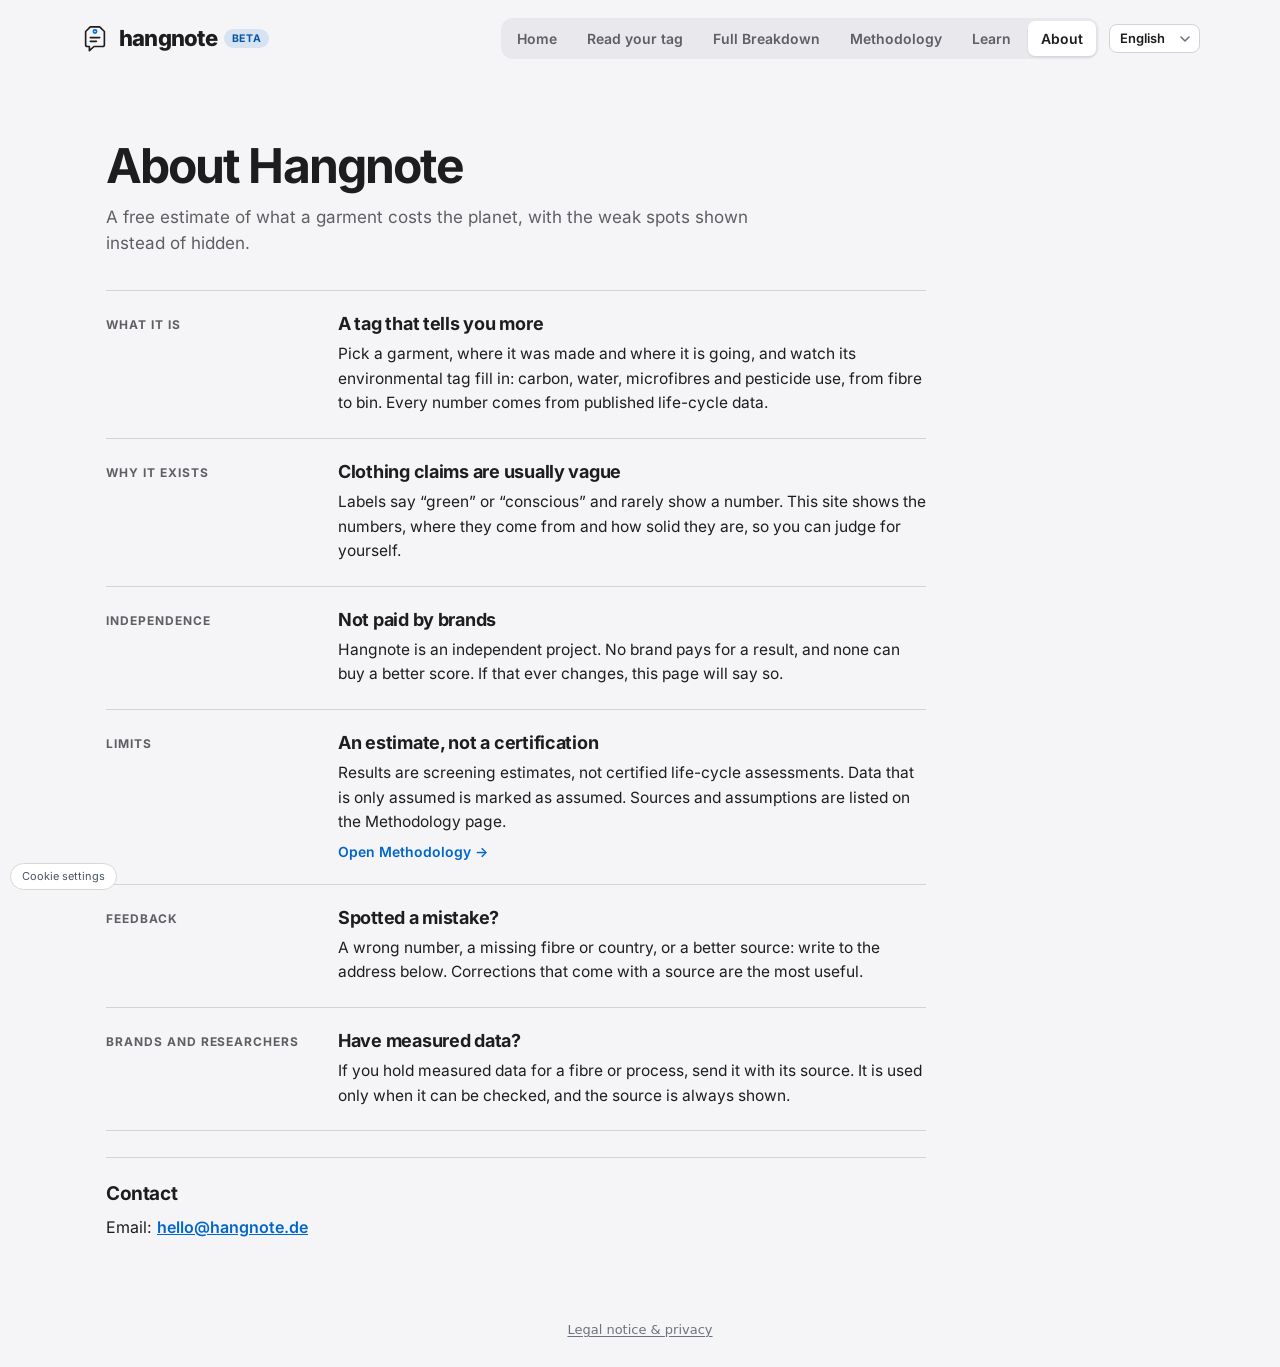
<file: about.html>
<!doctype html>
<html lang="en">
<head>
<meta charset="utf-8">
<meta name="viewport" content="width=device-width, initial-scale=1, viewport-fit=cover">
<meta name="description" content="What Hangnote is, who is behind it, how independent it is and how to send a correction.">
<link rel="icon" type="image/svg+xml" href="data:image/svg+xml,%3Csvg xmlns=%27http://www.w3.org/2000/svg%27 viewBox=%270 0 64 64%27 fill=%27none%27 stroke-linecap=%27round%27 stroke-linejoin=%27round%27%3E%3Cpath d=%27M22 6 H42 L52 16 V44 a4 4 0 0 1 -4 4 H30 L20 57 V48 H16 a4 4 0 0 1 -4 -4 V16 Z%27 stroke=%2314181F stroke-width=%273.5%27 stroke-linejoin=%27round%27/%3E%3Ccircle cx=%2732%27 cy=%2716%27 r=%273.5%27 stroke=%230071E3 stroke-width=%273.5%27/%3E%3Cpath d=%27M22 29 H42 M22 37 H35%27 stroke=%2314181F stroke-width=%273.5%27/%3E%3C/svg%3E">
<title>About – Hangnote</title>
<meta name="claude:viewport-fit-sides" content="cover">
<link rel="stylesheet" href="fonts/fonts.css">
<style>
:root{
  --paper:#F5F5F7; --card:#FFFFFF; --ink:#1D1D1F; --muted:#5E5E64; --rule:#D2D2D7; --soft:#E8E8ED; --sel:#0071E3; --on-sel:#FFFFFF;
  --accent:#0066CC; --thread:#0071E3; --good:#2E7D5B; --bad:#9E3A22;
  --s-raw:#84CC16; --s-yarn:#3B82F6; --s-wet:#6366F1; --s-asm:#A855F7; --s-fr:#F59E0B; --s-use:#06B6D4; --s-eol:#F43F5E;
  --label:#FFFFFF; --shadow:0 24px 60px -24px rgba(0,0,0,.28);
}
@media (prefers-color-scheme: dark){:root:not([data-theme="light"]){
  --paper:#000000; --card:#1C1C1E; --ink:#F5F5F7; --muted:#A1A1A6; --rule:#38383A; --soft:#2C2C2E; --sel:#0A6CD6; --on-sel:#FFFFFF;
  --accent:#2997FF; --thread:#0A84FF; --good:#5CC093; --bad:#E7765C; --label:#1C1C1E; --shadow:0 18px 40px -22px rgba(0,0,0,.8); color-scheme:dark}}
:root[data-theme="dark"]{
  --paper:#000000; --card:#1C1C1E; --ink:#F5F5F7; --muted:#A1A1A6; --rule:#38383A; --soft:#2C2C2E; --sel:#0A6CD6; --on-sel:#FFFFFF;
  --accent:#2997FF; --thread:#0A84FF; --good:#5CC093; --bad:#E7765C; --label:#1C1C1E; --shadow:0 18px 40px -22px rgba(0,0,0,.8); color-scheme:dark}
*{box-sizing:border-box}
body{margin:0;background:var(--paper);color:var(--ink);font:17px/1.5 -apple-system,BlinkMacSystemFont,"SF Pro Text","SF Pro Display","Helvetica Neue",Inter,Archivo,system-ui,sans-serif;-webkit-font-smoothing:antialiased;
  padding-left:max(16px,env(safe-area-inset-left,0px));padding-right:max(16px,env(safe-area-inset-right,0px))}
button,input,textarea,select{font:inherit;color:inherit}
:focus-visible{outline:2px solid var(--thread);outline-offset:2px}
.num{font-family:"JetBrains Mono",ui-monospace,monospace;font-variant-numeric:tabular-nums}
.top{display:flex;align-items:center;justify-content:space-between;gap:12px;max-width:1120px;margin:0 auto;padding-block:18px}
.brand{display:flex;align-items:center;gap:10px;font-weight:700;text-decoration:none;color:var(--ink)}
.brand svg{width:24px;height:24px}
.proto{font-size:13px;color:var(--muted)}
.shell{max-width:1120px;margin:0 auto;display:grid;grid-template-columns:minmax(0,1fr) 340px;gap:56px;align-items:start;padding-bottom:120px}

/* hero: the care label */
.hero{padding-block:40px 24px;max-width:620px}
.hero h1{font-size:clamp(34px,6vw,58px);line-height:1.02;letter-spacing:-.03em;font-weight:800;margin:0 0 16px;text-wrap:balance}
.hero p{font-size:18px;color:var(--muted);margin:0 0 28px;max-width:52ch}
.care{position:relative;background:var(--label);border-radius:4px;padding:26px 24px 22px;box-shadow:var(--shadow);
  outline:1px dashed color-mix(in srgb,var(--muted) 45%,transparent);outline-offset:-9px}
.care::before,.care::after{content:"";position:absolute;left:24px;right:24px;height:0;border-top:1px dashed color-mix(in srgb,var(--muted) 35%,transparent)}
.care::before{top:0;display:none}
.care label{display:block;font-weight:600;font-size:14px;margin-bottom:8px}
.care textarea{width:100%;min-height:86px;resize:vertical;border:0;background:transparent;font:500 19px/1.5 "JetBrains Mono",ui-monospace,monospace;letter-spacing:.01em;padding:0;outline:none}
.care textarea::placeholder{color:color-mix(in srgb,var(--muted) 70%,transparent)}
.care .hint{font-size:13px;color:var(--muted);margin-top:6px}
.examples{display:flex;flex-wrap:wrap;gap:8px;margin:16px 0 0}
.examples button{border:1px solid var(--rule);background:var(--card);border-radius:999px;padding:6px 12px;font-size:13px;cursor:pointer}
.examples button:hover{border-color:var(--ink)}
.read{margin-top:22px;display:flex;flex-direction:column;gap:12px}
.chips{display:flex;flex-wrap:wrap;gap:8px;align-items:center;min-height:34px}
.chip{display:inline-flex;align-items:center;gap:6px;border-radius:6px;padding:5px 10px;font-size:14px;background:var(--soft)}
.chip.ok{background:color-mix(in srgb,var(--good) 14%,transparent)}
.chip.guess{background:transparent;border:1px dashed var(--rule)}
.chip b{font-weight:700}
.miss{font-size:14px;color:var(--bad)}
.tagh{font-weight:600;letter-spacing:.02em;margin:2px 0 -4px}
.notag{display:flex;flex-direction:column;gap:12px;border-top:1px dashed var(--rule);padding-top:14px}
.notag .q{display:flex;flex-direction:column;gap:6px}.notag .ql{font-size:14px;font-weight:600}
.notag .vchips{margin:0}.notag .vchip:disabled{opacity:.45;cursor:not-allowed}
.notag p.small,#asmnote,#mill-asm{margin:0}
.hero .notag p.small,.hero #asmnote{font-size:13px;line-height:1.45;max-width:none;color:var(--muted)}
.vchip[aria-pressed="true"]:hover{background:var(--sel);color:var(--on-sel)}
.garments{display:flex;flex-wrap:wrap;gap:6px}
.garments button{border:1px solid var(--rule);background:var(--card);border-radius:8px;padding:6px 11px;font-size:14px;cursor:pointer}
.garments button[aria-pressed="true"]{background:var(--ink);color:var(--paper);border-color:var(--ink)}
.row{display:flex;flex-wrap:wrap;align-items:center;gap:10px}
.go{display:inline-flex;align-items:center;gap:10px;border:0;border-radius:10px;background:var(--ink);color:var(--paper);padding:13px 20px;font-weight:700;cursor:pointer;font-size:16px}
.go:disabled{opacity:.4;cursor:not-allowed}
.small{font-size:14px;color:var(--muted)}

/* journey with the thread */
.journey{position:relative;padding-left:44px;margin-top:40px}
.journey[hidden]{display:none}
.thread{position:absolute;left:13px;top:0;bottom:0;width:2px;background-image:repeating-linear-gradient(to bottom,var(--rule) 0 9px,transparent 9px 15px)}
.thread i{position:absolute;inset:0 0 auto 0;height:0;background-image:repeating-linear-gradient(to bottom,var(--thread) 0 9px,transparent 9px 15px);transition:height .25s linear}
.needle{position:absolute;left:7px;width:14px;height:14px;border-radius:50%;background:var(--thread);box-shadow:0 0 0 4px color-mix(in srgb,var(--thread) 22%,transparent);transition:top .25s linear}
.stop{position:relative;padding-block:24px 64px;min-height:62vh}
.stop:last-child{min-height:0}
.knot{position:absolute;left:-38px;top:32px;width:14px;height:14px;border-radius:50%;background:var(--paper);border:2px solid var(--rule);transition:border-color .2s,background .2s}
.stop.reached .knot{border-color:var(--thread);background:var(--thread)}
.where{font-size:14px;color:var(--muted);margin:0 0 4px}
.stop h2{font-size:clamp(26px,3.6vw,36px);line-height:1.1;letter-spacing:-.02em;margin:0 0 12px;text-wrap:balance}
.stop .lede{font-size:18px;max-width:54ch;margin:0 0 22px}
.big{font-weight:700}
.panel{background:var(--card);border:1px solid var(--rule);border-radius:12px;padding:18px}
.panel h3{font-size:15px;margin:0 0 4px}
.panel .small{margin:0 0 12px}
.opts{display:grid;grid-template-columns:repeat(auto-fill,minmax(150px,1fr));gap:8px}
.opt{display:flex;flex-direction:column;align-items:flex-start;gap:2px;text-align:left;border:1px solid var(--rule);background:var(--paper);border-radius:10px;padding:10px 12px;cursor:pointer;min-width:0}
.opt:hover{border-color:var(--ink)}
.opt[aria-pressed="true"]{border-color:var(--ink);box-shadow:inset 0 0 0 1px var(--ink);background:var(--card)}
.opt:disabled{opacity:.45;cursor:not-allowed}
.opt .n{font-weight:600;font-size:14px}
.opt .d{font-size:13px}
.d.up{color:var(--bad)} .d.down{color:var(--good)} .d.same{color:var(--muted)}
.wmap{min-width:0}
.vchips{display:flex;gap:6px;flex-wrap:wrap;margin:2px 0 10px}
.vchip{border:1px solid var(--rule);background:var(--paper);color:var(--ink);border-radius:999px;padding:7px 14px;font-size:13px;font-weight:600;cursor:pointer;min-height:36px}
.off{display:none!important}
.dnote{margin:2px 0 8px}
.linkbtn{border:0;background:none;padding:0;color:var(--accent);font:inherit;font-weight:600;text-decoration:underline;cursor:pointer}
.dq{margin:14px 0 6px;font-size:13px;font-weight:700;letter-spacing:.04em;text-transform:uppercase;color:var(--muted)}
#dest-reg,#dest-ctry{margin-bottom:8px}
#dest-ctry .vchip{font-size:12.5px;padding:6px 12px;min-height:34px}
#dest-ctry .vchip[aria-pressed="true"]{background:var(--accent);border-color:var(--accent);color:var(--card)}
.vchip[aria-pressed="true"]{background:var(--ink);color:var(--card);border-color:var(--ink)}
.wsvg{display:block;width:100%;max-width:640px;height:auto;margin:0 auto;border-radius:10px;background:color-mix(in srgb,var(--accent) 7%,var(--card));border:1px solid var(--rule);touch-action:manipulation}
.wsvg .land{fill:color-mix(in srgb,var(--ink) 9%,var(--card));stroke:var(--rule);stroke-width:1px;vector-effect:non-scaling-stroke}
.wsvg .cp{stroke:var(--card);stroke-width:1.2px;vector-effect:non-scaling-stroke;cursor:pointer;outline:none}
.wsvg .cp:hover,.wsvg .cp:focus-visible{stroke:var(--ink);stroke-width:2.4px}
.wsvg .cp[aria-pressed="true"]{stroke:var(--ink);stroke-width:1.6px}
.wsvg .wd{font-weight:700}
.wsvg .wd .up{fill:var(--bad)}
.wsvg .wd .dn{fill:var(--good)}
.wsvg .hit{fill:transparent;cursor:pointer}
body.sheet-open #ht-cc-open{display:none!important}
.wsvg .ldr{stroke:var(--ink);stroke-width:1px;vector-effect:non-scaling-stroke;opacity:.55;pointer-events:none}
.wsvg circle.ldr{fill:var(--ink);stroke:none}
.wsvg .wl{fill:var(--ink);font-weight:800;letter-spacing:.02em;pointer-events:none;paint-order:stroke;stroke:var(--card);stroke-width:3px;stroke-linejoin:round;vector-effect:non-scaling-stroke;font-family:inherit}
.tinfo{margin:14px 0 6px;font-weight:600;font-size:15px;min-height:1.6em}
.tleg{display:flex;align-items:center;gap:8px;font-size:12px;color:var(--muted)}
.tleg i{display:block;width:110px;height:8px;border-radius:4px;background:linear-gradient(90deg,color-mix(in srgb,var(--good) 58%,var(--card)),var(--card),color-mix(in srgb,var(--bad) 58%,var(--card)));border:1px solid var(--rule)}
.tlist{margin-top:14px;font-size:14px}
.tlist summary{cursor:pointer;color:var(--accent);font-weight:600}
.tlist .clist{margin-top:10px}
.clist{display:flex;flex-direction:column;gap:6px}
.crow{display:grid;grid-template-columns:minmax(0,1.15fr) minmax(0,1.6fr) minmax(58px,auto);align-items:center;gap:10px;width:100%;padding:9px 12px}
.crow .cn{display:flex;flex-direction:column;gap:1px;min-width:0}
.crow .gs{font-size:11.5px;color:var(--muted);white-space:nowrap}
.crow .d{text-align:right;white-space:nowrap}
.cbar{position:relative;height:8px;border-radius:4px;background:color-mix(in srgb,var(--rule) 60%,transparent)}
.cbar::after{content:"";position:absolute;left:50%;top:-4px;bottom:-4px;width:2px;margin-left:-1px;background:var(--ink);opacity:.45;border-radius:1px}
.cfill{position:absolute;top:0;bottom:0;border-radius:4px;transition:width .35s ease}
.cfill.down{right:50%;background:var(--good)} .cfill.up{left:50%;background:var(--bad)}
.cgap{font-size:12px;color:var(--muted);text-align:center;padding:2px 0}
.cgap::before,.cgap::after{content:"";display:inline-block;width:28px;border-top:1px dashed var(--rule);vertical-align:middle;margin:0 8px}
.cmore{align-self:flex-start;margin-top:4px;border:0;background:transparent;color:var(--accent);font-weight:600;font-size:14px;cursor:pointer;padding:6px 2px;text-decoration:underline;text-underline-offset:3px}
.cchips{display:flex;flex-wrap:wrap;gap:6px;margin-bottom:4px}
.cchip{border:1px solid var(--rule);background:var(--paper);border-radius:999px;padding:5px 12px;font-size:13px;font-weight:600;cursor:pointer}
.cchip[aria-pressed="true"]{background:var(--ink);color:var(--paper);border-color:var(--ink)}
@media (max-width:420px){.crow{grid-template-columns:minmax(0,1fr) minmax(40px,.8fr) minmax(54px,auto);gap:8px;padding:9px 10px}.crow .gs{font-size:10.5px}}
@media (prefers-reduced-motion:reduce){.cfill{transition:none}}
.slider{display:flex;align-items:center;gap:14px;flex-wrap:wrap}
.slider input[type=range]{flex:1;min-width:180px;accent-color:var(--ink)}
.slider output{font-weight:700;min-width:90px}
.seg{display:inline-flex;border:1px solid var(--rule);border-radius:9px;overflow:hidden}
.seg button{border:0;background:transparent;padding:8px 14px;cursor:pointer;font-weight:600;font-size:14px}
.seg button[aria-pressed="true"]{background:var(--ink);color:var(--paper)}
.toggle{display:inline-flex;align-items:center;gap:8px;font-size:15px;cursor:pointer}
.toggle input{width:18px;height:18px;accent-color:var(--ink)}
.facts{display:flex;flex-wrap:wrap;gap:22px;margin-top:14px}
.fact .v{font-size:22px;font-weight:700}
.fact .l{font-size:13px;color:var(--muted)}
.curvewrap{position:relative;margin-top:10px;cursor:crosshair;touch-action:pan-y}.curvewrap .curve{margin-top:0}
.cdot{position:absolute;width:12px;height:12px;margin:-6px 0 0 -6px;border-radius:50%;background:var(--s-use);border:2px solid var(--card);box-shadow:0 0 0 1px var(--s-use);pointer-events:none}
.curve{width:100%;height:120px;margin-top:10px;display:block}
.callout{border-left:3px solid var(--thread);padding:4px 0 4px 14px;margin-top:16px;max-width:56ch}
.finale .lever{font-size:20px;max-width:46ch}
.links{display:flex;flex-wrap:wrap;gap:12px;margin-top:22px}
.ghost{display:inline-flex;align-items:center;border:1px solid var(--ink);border-radius:10px;padding:12px 18px;font-weight:700;text-decoration:none;color:var(--ink);background:transparent;cursor:pointer}

/* the hang tag */
.tagcol{position:sticky;top:20px;padding-top:40px}
.hang{position:relative;padding-top:46px}
.hang svg.loop{position:absolute;left:50%;top:0;transform:translateX(-50%);width:70px;height:60px}
.tag{position:relative;background:var(--label);border:2px solid var(--ink);border-radius:14px 14px 10px 10px;padding:26px 20px 18px;box-shadow:var(--shadow)}
.tag .hole{position:absolute;left:50%;top:12px;width:14px;height:14px;margin-left:-7px;border:2px solid var(--ink);border-radius:50%;background:var(--paper)}
.tag h4{font-size:26px;font-weight:800;letter-spacing:-.02em;margin:10px 0 8px;line-height:1}
.tag .bar0{height:6px;background:var(--ink);margin-bottom:12px}
.tag .who{font-weight:700;font-size:16px}
.tag .whosub{font-size:13px;color:var(--muted);margin-bottom:12px}
.total{display:flex;align-items:baseline;gap:8px;flex-wrap:wrap;position:relative}
.total .v{font-size:44px;font-weight:800;letter-spacing:-.02em;line-height:1}
.total .u{font-size:15px;color:var(--muted)}
.delta{font-size:13px;font-weight:700;padding:2px 7px;border-radius:5px;opacity:0;transition:opacity .2s}
.delta.show{opacity:1}
.delta.up{background:color-mix(in srgb,var(--bad) 16%,transparent);color:var(--bad)}
.delta.down{background:color-mix(in srgb,var(--good) 16%,transparent);color:var(--good)}
.sbar{display:flex;height:14px;border-radius:3px;overflow:hidden;margin:12px 0 10px;background:repeating-linear-gradient(90deg,var(--soft) 0 6px,transparent 6px 9px)}
.sbar span{display:block;height:100%;transition:width .35s ease}
.sbar span[data-tip]{cursor:help}
.sbar span[data-tip]:hover,.sbar span[data-tip]:focus-visible{filter:brightness(1.18);outline:2px solid var(--ink);outline-offset:1px;position:relative;z-index:1}
.rows li[data-tip]{cursor:help;border-radius:4px}
.rows li[data-tip]:hover,.rows li[data-tip]:focus-visible{background:var(--soft);outline:none}
.ttip{display:none;position:fixed;z-index:60;max-width:270px;padding:9px 11px;border-radius:9px;background:var(--ink);color:var(--card);font-size:13px;line-height:1.4;pointer-events:none;box-shadow:var(--shadow)}
.ttip b{display:block;font-size:14px}.ttip .num{display:block;margin:1px 0 4px;font-weight:700;opacity:.9}
.rows{list-style:none;margin:0;padding:0;font-size:14px}
.rows li{display:flex;justify-content:space-between;gap:10px;padding:5px 0;border-bottom:1px dotted var(--rule)}
.rows li:last-child{border-bottom:0}
.rows .k{display:flex;align-items:center;gap:8px}
.rows .k i{width:10px;height:10px;border-radius:2px;display:inline-block}
.rows li.todo{color:var(--muted)}
.rows li.todo .v{letter-spacing:.2em}
.rows li.now{font-weight:700}
.minor{display:flex;justify-content:space-between;gap:10px;margin-top:12px;padding-top:10px;border-top:2px solid var(--ink);font-size:14px}
.minor div{display:flex;flex-direction:column}
.minor .v{font-weight:700;font-size:16px}
.tag .foot{font-size:12px;color:var(--muted);margin-top:10px}
.sheetbtn{display:none}

@media (max-width:900px){
  .shell{grid-template-columns:minmax(0,1fr);gap:0}
  .tagcol{position:fixed;left:0;right:0;bottom:0;top:auto;padding:0;z-index:20;pointer-events:none;display:flex;flex-direction:column}
  .sheetbtn{order:2}
  .tagcol .hang{display:none;pointer-events:auto;max-height:78vh;overflow:auto;padding:46px max(16px,env(safe-area-inset-right,0px)) 12px max(16px,env(safe-area-inset-left,0px));background:var(--paper);border-top:1px solid var(--rule)}
  .tagcol.open .hang{display:block}
  .sheetbtn{pointer-events:auto;display:flex;align-items:center;gap:12px;width:100%;border:0;border-top:2px solid var(--ink);background:var(--label);padding:12px max(16px,env(safe-area-inset-right,0px)) calc(12px + env(safe-area-inset-bottom,0px)) max(16px,env(safe-area-inset-left,0px));cursor:pointer;text-align:left}
  .sheetbtn .v{font-size:22px;font-weight:800}
  .sheetbtn .mini{flex:1;display:flex;height:10px;border-radius:2px;overflow:hidden;background:var(--soft);min-width:60px}
  .sheetbtn .mini span{height:100%}
  .sheetbtn .lab{font-size:13px;color:var(--muted)}
  .journey{padding-left:34px}
  .thread{left:8px} .needle{left:2px} .knot{left:-32px}
  .stop{min-height:0;padding-block:20px 56px}
  body{padding-bottom:70px}
}
.lede .num,.lever .num,.total .v,.sheetbtn .v,.fact .v{font-family:inherit;font-variant-numeric:tabular-nums}
.tabs{display:flex;gap:4px;background:var(--soft);border-radius:10px;padding:4px}
.tabs button{border:0;background:transparent;border-radius:7px;padding:7px 13px;font-weight:600;font-size:14px;cursor:pointer;color:var(--muted)}
.tabs button[aria-selected="true"]{background:var(--card);color:var(--ink);box-shadow:0 1px 2px rgba(20,24,31,.12)}
.picks{display:grid;grid-template-columns:repeat(auto-fill,minmax(160px,1fr));gap:8px;margin-top:4px}
.pick{display:flex;flex-direction:column;align-items:flex-start;gap:2px;text-align:left;border:1px solid var(--rule);background:var(--card);border-radius:10px;padding:11px 13px;cursor:pointer;min-width:0}
.pick:hover{border-color:var(--ink)}
.pick[aria-pressed="true"]{background:var(--ink);color:var(--paper);border-color:var(--ink)}
.pick .n{font-weight:700}
.pick .d{font-size:13px;opacity:.75}
.textlink{border:0;background:none;padding:0;color:var(--ink);text-decoration:underline;text-underline-offset:3px;font-weight:600;cursor:pointer}
body[data-view="read"] .tagcol,body[data-view="read"] #journey,body[data-view="read"] #v-follow{display:none}
body[data-view="read"] .shell{grid-template-columns:minmax(0,1fr)}
body[data-view="follow"] #v-read{display:none}
@media (max-width:520px){.brand span{display:none}}
@media (max-width:900px){.tagcol:not(.live){display:none}}
@media (prefers-reduced-motion:reduce){*{transition:none!important;scroll-behavior:auto!important}}

/* --- Apple-inspired look: system type, pale grey canvas, flat white cards, one blue accent --- */
h1,h2,h3,h4,.tag h4,.total .v{font-family:-apple-system,BlinkMacSystemFont,"SF Pro Display","Helvetica Neue",Inter,Archivo,system-ui,sans-serif}
.hero h1{font-size:clamp(36px,6.2vw,64px);line-height:1.04;letter-spacing:-.035em;font-weight:700}
.hero p{font-size:20px;line-height:1.45;letter-spacing:-.01em}
.stop h2{font-size:clamp(28px,4vw,42px);line-height:1.08;letter-spacing:-.03em;font-weight:700}
.stop .lede{font-size:19px;line-height:1.45;letter-spacing:-.01em}
.where{font-size:15px;font-weight:600;color:var(--muted)}
.panel{border:0;border-radius:22px;padding:24px;box-shadow:0 1px 2px rgba(0,0,0,.04),0 8px 24px -12px rgba(0,0,0,.08)}
.opt,.pick,.garments button,.examples button{border:1px solid transparent;border-radius:16px;background:var(--paper)}
.pick{background:var(--card);box-shadow:0 1px 2px rgba(0,0,0,.05)}
.opt:hover,.pick:hover,.examples button:hover,.garments button:hover{border-color:transparent;background:var(--soft)}
.pick:hover{background:var(--card);box-shadow:0 4px 14px -6px rgba(0,0,0,.18)}
.garments button[aria-pressed="true"],.pick[aria-pressed="true"],.vchip[aria-pressed="true"],.cchip[aria-pressed="true"],#dest-ctry .vchip[aria-pressed="true"]{background:var(--sel);color:var(--on-sel);border-color:var(--sel)}
.opt[aria-pressed="true"]{background:var(--card);border-color:transparent;box-shadow:0 0 0 2px var(--sel)}
.vchip,.cchip{border-color:transparent;background:var(--soft)}
.vchip:hover,.cchip:hover{background:color-mix(in srgb,var(--ink) 12%,var(--soft))}
.tabs{background:var(--soft);border-radius:12px;padding:3px}
.tabs button{border-radius:9px;color:var(--muted)}.tabs button[aria-selected="true"]{color:var(--ink)}
.seg{border:0;background:var(--soft);border-radius:10px;padding:2px;gap:2px;overflow:visible}
.seg button{border-radius:8px}
.seg button[aria-pressed="true"]{background:var(--card);color:var(--ink);box-shadow:0 1px 3px rgba(0,0,0,.18),0 0 0 .5px rgba(0,0,0,.04)}
.go,.ghost{border-radius:980px;padding:12px 22px;font-weight:600;letter-spacing:-.01em}
.go{background:var(--sel);color:var(--on-sel)}
.ghost{border-color:var(--sel);color:var(--accent)}
.linkbtn,.cmore,.tlist summary{color:var(--accent);font-weight:500;text-decoration:none}
.textlink{color:var(--accent);font-weight:500;text-decoration:none}
.textlink:hover,.linkbtn:hover,.cmore:hover{text-decoration:underline}
:focus-visible{outline-color:var(--sel)}
.callout{border-left:0;background:var(--soft);border-radius:14px;padding:14px 18px}
.wsvg{border:0;border-radius:18px}
.thread{width:2px;background-image:none;background:var(--rule)}
.thread i{background-image:none;background:var(--thread)}
.knot{border-width:2px}
.tag{border:1px solid var(--rule);border-radius:26px;padding:30px 24px 22px;box-shadow:var(--shadow)}
.tag .hole{border-width:1.5px}
.tag .bar0{height:3px;border-radius:2px}
.tag h4{font-weight:700;letter-spacing:-.03em}
.total .v{font-weight:700;letter-spacing:-.04em}
.minor{border-top-width:1px}
.rows li{border-bottom:1px solid var(--soft)}
.sbar{border-radius:8px;height:12px}
.ttip{border-radius:12px}
.toggle input{-webkit-appearance:none;appearance:none;width:46px;height:28px;border-radius:99px;background:var(--rule);position:relative;cursor:pointer;transition:background .2s;flex:none;margin:0}
.toggle input::after{content:"";position:absolute;left:2px;top:2px;width:24px;height:24px;border-radius:50%;background:#fff;box-shadow:0 2px 4px rgba(0,0,0,.28);transition:transform .2s cubic-bezier(.2,.8,.2,1)}
.toggle input:checked{background:#34C759}
.toggle input:checked::after{transform:translateX(18px)}
.slider input[type=range]{-webkit-appearance:none;appearance:none;height:32px;background:transparent;cursor:pointer;--p:0%}
.slider input[type=range]::-webkit-slider-runnable-track{height:4px;border-radius:99px;background:linear-gradient(to right,var(--sel) var(--p),var(--rule) var(--p))}
.slider input[type=range]::-moz-range-track{height:4px;border-radius:99px;background:var(--rule)}
.slider input[type=range]::-moz-range-progress{height:4px;border-radius:99px;background:var(--sel)}
.slider input[type=range]::-webkit-slider-thumb{-webkit-appearance:none;width:28px;height:28px;border-radius:50%;margin-top:-12px;background:#fff;border:0;box-shadow:0 0 0 .5px rgba(0,0,0,.08),0 3px 8px rgba(0,0,0,.25);transition:transform .15s cubic-bezier(.2,.8,.2,1)}
.slider input[type=range]::-moz-range-thumb{width:28px;height:28px;border-radius:50%;background:#fff;border:0;box-shadow:0 0 0 .5px rgba(0,0,0,.08),0 3px 8px rgba(0,0,0,.25)}
.slider input[type=range]:active::-webkit-slider-thumb{transform:scale(1.08)}
.slider input[type=range]:focus-visible{outline-offset:4px;border-radius:10px}

.ist{display:inline-flex;align-items:center;gap:1px;white-space:nowrap;vertical-align:baseline}
.ist .v,.ist input{font:inherit;letter-spacing:inherit;color:inherit}
.ist input{width:2.6ch;border:0;border-bottom:2px dotted var(--rule);background:transparent;text-align:right;padding:0 .04em 0 0;margin:0;box-sizing:content-box;-moz-appearance:textfield;appearance:textfield;border-radius:0}
.ist input:focus-visible{outline:none;border-bottom-color:var(--sel)}
.ist input::-webkit-outer-spin-button,.ist input::-webkit-inner-spin-button{-webkit-appearance:none;margin:0}
@media (min-width:560px){.nb{white-space:nowrap}}
.ist .u{margin-left:.1em}
.ist .ar{display:inline-flex;flex-direction:column;margin-left:5px;align-self:center}
.ist .ar button{width:24px;height:17px;border:1px solid var(--rule);background:var(--card);color:var(--muted);display:grid;place-items:center;padding:0;cursor:pointer}
.ist .ar button:first-child{border-radius:6px 6px 0 0;border-bottom:0}
.ist .ar button:last-child{border-radius:0 0 6px 6px}
.ist .ar button:hover:not(:disabled){color:var(--ink);background:color-mix(in srgb,var(--ink) 8%,var(--card))}
.ist .ar button:disabled{opacity:.35;cursor:default}
.ist .ar button:focus-visible{outline:2px solid var(--sel);outline-offset:1px}
.fsel{position:relative;display:inline-block;white-space:nowrap;cursor:pointer}
.fsel .fn{border-bottom:2px dotted var(--rule)}.fsel .cr{margin-left:.25em;vertical-align:.12em;color:var(--muted)}
.fsel select{position:absolute;inset:0;width:100%;height:100%;opacity:0;cursor:pointer;font-size:16px;-webkit-appearance:none;appearance:none}
.fsel:hover .fn{border-bottom-color:var(--muted)}.fsel:focus-within .fn{border-bottom-color:var(--sel)}.fsel:focus-within{outline:2px solid var(--sel);outline-offset:3px;border-radius:4px}
.rawmore{margin:12px 0 0;font-size:14px}
.addf{font-family:inherit;font-size:13px;font-weight:500;line-height:1.2;width:auto;color:var(--accent);border:1px solid var(--rule);border-radius:999px;background:var(--card);padding:5px 10px;cursor:pointer;vertical-align:middle;max-width:100%;letter-spacing:0}
.wt-hint{margin:-4px 0 18px}
@media (max-width:760px){.ist .ar button{width:28px;height:20px}}
.tabs{max-width:100%;overflow-x:auto;scrollbar-width:none}.tabs::-webkit-scrollbar{display:none}
.tabs a{flex:none}.tabs button{flex:none;white-space:nowrap}
.tabs #calc-link,.tabs #data-link{color:var(--muted)}
.sitefoot:has(#supportlink[hidden]){display:none}
.sitefoot{max-width:1120px;margin:56px auto 36px;padding:0 24px;text-align:center}
.keep{margin-top:34px;max-width:880px}.keep h3{margin:0 0 6px;font-size:20px}
.keepgrid{display:grid;grid-template-columns:repeat(auto-fit,minmax(220px,1fr));gap:14px;margin-top:14px}
.keepcard{border:1px solid var(--rule);border-radius:10px;padding:14px 16px;background:var(--card,transparent);min-width:0}
.keepcard h4{margin:0 0 6px;font-size:16px}.keepcard p{margin:0 0 8px;font-size:14px;line-height:1.5;color:var(--muted)}
.keepcard a{font-size:14px;font-weight:600;color:var(--ink)}.keeplink{margin-top:6px;font-size:14px;color:var(--muted)}.keeptier{margin-right:6px}.keepcard p.keepnote{font-style:italic;font-size:13px;margin:6px 0 0}.keepaff{margin-top:12px;max-width:60ch}
.sitefoot .supportlink{margin-left:18px}
.sitefoot a{color:var(--muted);font-size:14px;font-weight:600;text-decoration:none;border-bottom:1px solid var(--rule)}.sitefoot a:hover{color:var(--ink)}
@media(max-width:560px){.tabs{flex-wrap:wrap;overflow:visible}.tabs button,.tabs a{padding:7px 10px;font-size:13px}}
.beta{font-style:normal;font-size:10.5px;font-weight:700;letter-spacing:.06em;text-transform:uppercase;color:color-mix(in srgb,var(--accent) 75%,var(--ink));background:color-mix(in srgb,var(--accent) 12%,transparent);border-radius:980px;padding:2px 8px;margin-left:-2px}
.betanote{margin:0 0 10px;color:var(--muted);font-size:13px}
.labelbox{margin-top:20px;padding:20px;border-radius:22px;background:var(--card);box-shadow:0 1px 2px rgba(0,0,0,.04),0 8px 24px -12px rgba(0,0,0,.08)}
.labelbox[hidden]{display:none}
.labelbox .lbintro{font-size:15px;margin:0 0 14px;color:var(--muted)}
.textlink[aria-expanded="true"]{text-decoration:underline}
.photo{display:flex;align-items:center;gap:12px;flex-wrap:wrap;margin:0 0 6px}
.photo .small.bad{color:var(--bad,#B4432A)}
.photonote{margin:0 0 14px}
.labelbox .care{box-shadow:none;background:var(--paper)}
.hero .labelbox p.photonote{font-size:13px;line-height:1.45;margin:0 0 16px;max-width:none}
.hero .labelbox p.lbintro{font-size:15px;line-height:1.45;margin:0 0 14px;max-width:none}
.soon{font-size:12px;font-weight:700;letter-spacing:.04em;text-transform:uppercase;color:var(--accent);background:color-mix(in srgb,var(--accent) 12%,transparent);border-radius:980px;padding:3px 10px}
.photo button:disabled{opacity:.55;cursor:not-allowed}
.hero p.photonote{font-size:13px;line-height:1.45;margin:8px 0 18px;max-width:none}
#t-rows li.now{animation:rowPulse 1.1s ease-out 1}
@keyframes rowPulse{0%{background:color-mix(in srgb,var(--thread) 18%,transparent)}100%{background:transparent}}
@media (prefers-reduced-motion:reduce){#t-rows li.now{animation:none!important}}
/* garment drawings */
.tag .gfig{position:absolute;right:20px;top:88px;width:64px;height:64px;color:var(--ink);pointer-events:none}
.tag .gfig svg{width:100%;height:100%;display:block}
.tag .gfig:empty{display:none}
.tag .gfig.pop svg{animation:figIn .55s cubic-bezier(.2,.8,.2,1) both}
.tag .who,.tag .whosub{padding-right:78px}
.pick .gi{display:block;width:30px;height:30px;margin-bottom:6px;opacity:.85}
.pick .gi svg{width:100%;height:100%;display:block}
@keyframes figIn{from{opacity:0;transform:scale(.88) rotate(-4deg)}to{opacity:1;transform:none}}
@media (prefers-reduced-motion:reduce){.tag .gfig.pop svg{animation:none}}

/* wardrobe */
.wdbtn{display:inline-flex;align-items:center;gap:7px;border:1px solid var(--rule);background:var(--card);color:var(--ink);border-radius:999px;padding:6px 12px;font-weight:600;font-size:14px;cursor:pointer;white-space:nowrap}
.wdbtn:hover{border-color:var(--thread)}
.wdbtn .cnt{background:var(--thread);color:#fff;border-radius:999px;min-width:20px;height:20px;padding:0 6px;font-size:12px;line-height:20px;text-align:center;font-weight:700}
.addw{margin-top:14px;width:100%;border:1.5px solid var(--thread);background:transparent;color:var(--thread);border-radius:10px;padding:10px 14px;font-weight:700;font-size:15px;cursor:pointer}
.addw:hover:not(:disabled){background:var(--thread);color:#fff}
.addw.done{background:var(--good);border-color:var(--good);color:#fff}
.addw:disabled:not(.done){opacity:.55;cursor:not-allowed}
.wd[hidden],.wdov[hidden],.addw[hidden],.wdbtn .cnt[hidden]{display:none!important}
.wdov{position:fixed;inset:0;background:rgba(0,0,0,.42);opacity:0;transition:opacity .28s;z-index:60}
.wdov.open{opacity:1}
.wd{position:fixed;top:0;right:0;bottom:0;width:min(440px,100vw);background:var(--card);color:var(--ink);z-index:61;display:flex;flex-direction:column;box-shadow:var(--shadow);transform:translateX(100%);transition:transform .28s cubic-bezier(.2,.8,.2,1);padding-top:env(safe-area-inset-top,0px);padding-bottom:env(safe-area-inset-bottom,0px)}
.wd.open{transform:none}
.wdh{display:flex;align-items:center;justify-content:space-between;gap:12px;padding:18px 20px 12px;border-bottom:1px solid var(--rule)}
.wdh h2{margin:0;font-size:20px;letter-spacing:-.02em;font-weight:800}
.wdx{border:0;background:var(--soft);color:var(--ink);width:36px;height:36px;border-radius:50%;display:grid;place-items:center;cursor:pointer}
.wdb{overflow-y:auto;padding:18px 20px 28px;display:flex;flex-direction:column;gap:16px;min-height:0}
.wdempty{margin:12px 0 0;color:var(--muted);font-size:16px}
.wdsum .big{font-size:40px;font-weight:700;letter-spacing:-.03em;line-height:1}
.wdsum .lab{display:block;color:var(--muted);font-size:14px;margin-top:4px}
.wdsum .sub{color:var(--muted);font-size:14px;margin-top:8px}
.rail{position:relative;display:flex;align-items:flex-start;padding:16px 8px 6px 34px;min-height:104px}
.rail .bar{position:absolute;left:0;right:0;top:12px;height:3px;border-radius:2px;background:var(--rule)}
.rail .rg{display:block;width:62px;height:62px;margin-left:-22px;margin-top:6px;position:relative;z-index:var(--z);color:var(--ink);transform-origin:50% 0;animation:swayIn .5s cubic-bezier(.2,.8,.2,1) both;animation-delay:calc(var(--k)*40ms)}
.rail .rg svg{width:100%;height:100%;display:block}
.rail .more{align-self:center;margin-left:8px;color:var(--muted);font-size:13px}
@keyframes swayIn{from{opacity:0;transform:translateY(-10px) rotate(-6deg)}to{opacity:1;transform:none}}
.wdhi{list-style:none;margin:0;padding:0;display:grid;gap:4px;font-size:14px;color:var(--muted)}
.wdlist{list-style:none;margin:0;padding:0;display:grid;gap:10px}
.wdlist li{display:grid;grid-template-columns:40px minmax(0,1fr) auto;grid-template-areas:"ic nm wv" "ic st rm";gap:6px 12px;align-items:center;padding:12px;border:1px solid var(--rule);border-radius:12px}
.wdlist .ic{grid-area:ic;width:40px;height:40px;color:var(--ink)}.wdlist .ic svg{width:100%;height:100%;display:block}
.wdlist .nm{grid-area:nm;min-width:0;display:flex;flex-direction:column;gap:2px}
.wdlist .nm b{font-size:15px}
.wdlist .small{color:var(--muted);font-size:13px;line-height:1.3}
.wdlist .mbar{display:block;height:4px;border-radius:2px;background:var(--soft);margin-top:4px}
.wdlist .mbar i{display:block;height:100%;border-radius:2px;background:var(--thread)}
.wdlist .wv{grid-area:wv;text-align:right;display:flex;flex-direction:column}
.wdlist .pw{font-size:18px;font-weight:700}
.wdlist .wst{grid-area:st;display:flex;align-items:center;gap:8px}
.wdlist .wst button{width:30px;height:30px;border-radius:50%;border:1px solid var(--rule);background:var(--card);cursor:pointer;font-size:16px;line-height:1}
.wdlist .wst button:disabled{opacity:.4;cursor:default}
.wdlist .wst .n{font-size:13px;color:var(--muted)}.wdlist .wst .n b{color:var(--ink)}
.wdlist .rm{grid-area:rm;justify-self:end;border:0;background:none;color:var(--muted);font-size:13px;text-decoration:underline;cursor:pointer;padding:4px}
.wdhint,.wdlocal{margin:0;color:var(--muted);font-size:13px}
.wdtools{display:flex;flex-wrap:wrap;gap:8px;align-items:center}
.wbtn{border:1px solid var(--rule);background:var(--card);border-radius:8px;padding:8px 12px;font-size:14px;font-weight:600;cursor:pointer}
.wbtn.warn{border-color:var(--bad);color:var(--bad)}
.wdtools .sure{display:flex;flex-wrap:wrap;gap:8px;align-items:center;font-size:14px}
.wdimp .row{display:flex;gap:8px;margin-top:6px}
.wdimp input{flex:1;min-width:0;border:1px solid var(--rule);background:var(--paper);border-radius:8px;padding:8px 10px;font-size:14px}
.wdimp p{margin:6px 0 0;min-height:1.2em}
@media (max-width:640px){
  .wd{top:auto;left:0;right:0;width:auto;max-height:88dvh;border-radius:18px 18px 0 0;transform:translateY(100%)}
  .wdbtn span:not(.cnt){display:none}.wdbtn{padding:6px 10px}
  .wdlist li{grid-template-columns:36px minmax(0,1fr) auto}
}
@media (prefers-reduced-motion:reduce){.wd,.wdov{transition:none}.rail .rg{animation:none}}

/* route line */
.rmap{position:relative;margin:4px 0 6px;border-radius:14px;background:var(--soft);overflow:hidden}
.rmap[hidden],.rcap[hidden]{display:none}
.rsvg{display:block;width:100%;height:auto;overflow:hidden}
.rsvg .land{stroke:none;fill:color-mix(in srgb,var(--muted) 38%,transparent)}
.rsvg .rl{fill:none;stroke:var(--s-fr);stroke-linecap:round;stroke-dasharray:1;stroke-dashoffset:1;animation:rdraw 1.3s cubic-bezier(.3,.7,.2,1) forwards}
.rsvg .rtr{fill:var(--ink)}
.rsvg .rleg{fill:none;stroke:var(--muted);stroke-linecap:round}.rsvg .rl{stroke-linejoin:round}
@keyframes rdraw{to{stroke-dashoffset:0}}
.rpin{position:absolute;transform:translate(8px,-50%);font-size:12px;font-weight:600;line-height:1;padding:3px 7px;border-radius:999px;background:var(--card);color:var(--ink);box-shadow:0 1px 2px rgba(0,0,0,.18);pointer-events:none;white-space:nowrap}
.rpin::before{content:"";position:absolute;left:-12px;top:50%;width:8px;height:8px;margin-top:-4px;border-radius:50%;background:var(--s-raw);box-shadow:0 0 0 2px var(--card)}
.rpin.rd::before{background:var(--s-fr)}
.rpin.flip{transform:translate(calc(-100% - 8px),-50%)}.rpin.flip::before{left:auto;right:-12px}
.rcap{margin:0 0 14px;color:var(--muted)}
@media (prefers-reduced-motion:reduce){.rsvg .rl{animation:none;stroke-dashoffset:0}.rsvg .rtr{display:none}}

/* feature not available yet */
.ghost.soon{position:relative;opacity:.55;cursor:not-allowed}
.ghost.soon::after{content:attr(data-tip);text-transform:none;letter-spacing:0;position:absolute;left:50%;bottom:calc(100% + 8px);transform:translateX(-50%);background:var(--ink);color:var(--paper);font-size:12px;font-weight:600;line-height:1.2;padding:6px 10px;border-radius:8px;white-space:nowrap;opacity:0;pointer-events:none;transition:opacity .15s}
.ghost.soon:hover::after,.ghost.soon:focus-visible::after{opacity:1}
@media (prefers-reduced-motion:reduce){.ghost.soon::after{transition:none}}
</style>

<style>[hidden]{display:none!important}img{max-width:100%}body{-webkit-text-size-adjust:100%}</style>
<style>
.top{flex-wrap:wrap}
.topr{display:flex;align-items:center;gap:10px;flex-wrap:wrap}
.tabs a{display:inline-flex;align-items:center;border-radius:7px;padding:7px 13px;font-weight:600;font-size:14px;color:var(--muted);text-decoration:none;white-space:nowrap}
.tabs a:hover,.tabs button:hover{color:var(--ink)}
.tabs button{white-space:nowrap}
.langs{appearance:none;-webkit-appearance:none;font:inherit;font-size:13px;font-weight:600;color:var(--ink);border:1px solid var(--rule);border-radius:8px;background:var(--card) url("data:image/svg+xml,%3Csvg xmlns=%27http://www.w3.org/2000/svg%27 width=%2710%27 height=%276%27%3E%3Cpath d=%27M1 1l4 4 4-4%27 fill=%27none%27 stroke=%27%236b7280%27 stroke-width=%271.6%27 stroke-linecap=%27round%27 stroke-linejoin=%27round%27/%3E%3C/svg%3E") no-repeat right 9px center;padding:6px 26px 6px 10px;cursor:pointer;line-height:1.2}
.langs:focus-visible{outline:2px solid var(--ink);outline-offset:1px}
@media (max-width:767px){
  .topr{display:contents}
  .langs{margin-left:auto}
  .tabs{order:3;width:100%;overflow-x:auto;scrollbar-width:none}
  .tabs button,.tabs a{padding:7px 10px;font-size:13px}
  .tabs::-webkit-scrollbar{display:none}
}
@media (max-width:900px){body.has-bar[data-view="follow"] #ht-cc-open{bottom:calc(74px + env(safe-area-inset-bottom,0px))}}
@media print{.tabs,.langs,#ht-cc-open{display:none}}
.term-en{font-size:clamp(12px,.3em,17px);font-weight:500;letter-spacing:0;color:var(--muted);font-style:italic;vertical-align:.9em;white-space:nowrap}
.foot .term-en{font-size:1em;vertical-align:baseline}
.nw{white-space:nowrap}@media (max-width:340px){.nw{white-space:normal}}
@media (max-width:900px){.sheetbtn{gap:10px}.sheetbtn>span{white-space:nowrap;flex-shrink:0}.sheetbtn .mini{flex:1 1 auto;min-width:24px}}
</style><style>
.learn-main{max-width:1100px;margin:0 auto;padding:clamp(28px,6vw,64px) max(16px,env(safe-area-inset-left,0px)) 64px}
.learn-main h1{font-size:clamp(30px,5vw,48px);line-height:1.05;letter-spacing:-.04em;margin:0;max-width:18ch;text-wrap:balance;color:var(--ink)}
.learn-intro{margin:14px 0 0;color:var(--muted);font-size:17px;max-width:60ch}
.lgrid{display:grid;grid-template-columns:repeat(auto-fill,minmax(min(100%,320px),1fr));gap:16px;margin-top:34px}
.lcard{background:var(--card);border:1px solid var(--rule);border-radius:20px;padding:22px 22px 20px;display:flex;flex-direction:column;gap:10px;min-width:0}
.ltop{display:flex;align-items:center;justify-content:space-between;gap:10px}
.ltag{font-size:12px;font-weight:700;letter-spacing:.08em;text-transform:uppercase;color:var(--muted)}
.lchip{font-size:11px;font-weight:700;border-radius:980px;padding:2px 9px;background:var(--soft);color:var(--ink);white-space:nowrap}
.lcard h2{margin:0;font-size:19px;line-height:1.2;letter-spacing:-.02em;color:var(--ink);text-wrap:balance}
.lcard p{margin:0;font-size:15px;line-height:1.55;color:var(--ink)}
.lsrc{font-size:13px!important;color:var(--muted)!important;margin-top:auto!important;padding-top:6px}
.lsrc a{color:var(--muted);text-decoration:underline;text-underline-offset:2px;word-break:break-word}
.lgo{align-self:flex-start;font-size:14px;font-weight:600;color:var(--accent,var(--sel));text-decoration:none}
.lgo:hover{text-decoration:underline}
.tabs a[aria-current="page"]{color:var(--ink);background:var(--card);box-shadow:0 1px 2px rgba(20,24,31,.12)}
.arows{margin:34px 0 0;max-width:820px;border-top:1px solid var(--rule)}.arow{display:grid;grid-template-columns:200px minmax(0,1fr);gap:8px 32px;padding:22px 0;border-bottom:1px solid var(--rule)}.arow dt{font-size:12px;font-weight:700;letter-spacing:.08em;text-transform:uppercase;color:var(--muted);padding-top:3px}.arow dd{margin:0;display:flex;flex-direction:column;gap:6px;min-width:0}.arow dd strong{font-size:18px;line-height:1.25;letter-spacing:-.015em;color:var(--ink)}.arow dd p{margin:0;font-size:15.5px;line-height:1.6;color:var(--ink);max-width:62ch}@media(max-width:640px){.arow{grid-template-columns:1fr;gap:4px;padding:18px 0}}
.about-contact{max-width:820px;margin-top:26px;border-top:1px solid var(--rule);padding-top:22px}.about-contact h2{margin:0 0 6px;font-size:19px;letter-spacing:-.02em;color:var(--ink)}.about-contact p{margin:0;font-size:16px;color:var(--ink)}.about-contact a{color:var(--accent,var(--sel));font-weight:600;word-break:break-all}
</style><!-- Cookie consent: CookieConsent v3.1.0 (MIT, github.com/orestbida/cookieconsent), inlined. -->
<style id="cc-css">#cc-main{background:transparent;color:var(--cc-primary-color);font-family:var(--cc-font-family);font-size:16px;font-weight:400;-webkit-font-smoothing:antialiased;-moz-osx-font-smoothing:grayscale;line-height:1.15;position:relative;text-rendering:optimizeLegibility;-webkit-text-size-adjust:100%;position:fixed;z-index:var(--cc-z-index)}#cc-main :after,#cc-main :before,#cc-main a,#cc-main button,#cc-main div,#cc-main h2,#cc-main input,#cc-main p,#cc-main span{all:unset;box-sizing:border-box}#cc-main .pm__badge,#cc-main button{all:initial;box-sizing:border-box;color:unset;visibility:unset}#cc-main .pm__badge,#cc-main a,#cc-main button,#cc-main input{-webkit-appearance:none;appearance:none;cursor:pointer;font-family:inherit;font-size:100%;line-height:normal;margin:0;outline:revert;outline-offset:2px;overflow:hidden}#cc-main table,#cc-main tbody,#cc-main td,#cc-main th,#cc-main thead,#cc-main tr{all:revert;color:inherit;font-family:inherit;font-size:inherit;font-weight:inherit}:root{--cc-font-family:-apple-system,BlinkMacSystemFont,"Segoe UI",Roboto,Helvetica,Arial,sans-serif,"Apple Color Emoji","Segoe UI Emoji","Segoe UI Symbol";--cc-modal-border-radius:.5rem;--cc-btn-border-radius:.4rem;--cc-modal-transition-duration:.25s;--cc-link-color:var(--cc-btn-primary-bg);--cc-modal-margin:1rem;--cc-z-index:2147483647;--cc-bg:#fff;--cc-primary-color:#2c2f31;--cc-secondary-color:#5e6266;--cc-btn-primary-bg:#30363c;--cc-btn-primary-color:#fff;--cc-btn-primary-border-color:var(--cc-btn-primary-bg);--cc-btn-primary-hover-bg:#000;--cc-btn-primary-hover-color:#fff;--cc-btn-primary-hover-border-color:var(--cc-btn-primary-hover-bg);--cc-btn-secondary-bg:#eaeff2;--cc-btn-secondary-color:var(--cc-primary-color);--cc-btn-secondary-border-color:var(--cc-btn-secondary-bg);--cc-btn-secondary-hover-bg:#d4dae0;--cc-btn-secondary-hover-color:#000;--cc-btn-secondary-hover-border-color:#d4dae0;--cc-separator-border-color:#f0f4f7;--cc-toggle-on-bg:var(--cc-btn-primary-bg);--cc-toggle-off-bg:#667481;--cc-toggle-on-knob-bg:#fff;--cc-toggle-off-knob-bg:var(--cc-toggle-on-knob-bg);--cc-toggle-enabled-icon-color:var(--cc-bg);--cc-toggle-disabled-icon-color:var(--cc-bg);--cc-toggle-readonly-bg:#d5dee2;--cc-toggle-readonly-knob-bg:#fff;--cc-toggle-readonly-knob-icon-color:var(--cc-toggle-readonly-bg);--cc-section-category-border:var(--cc-cookie-category-block-bg);--cc-cookie-category-block-bg:#f0f4f7;--cc-cookie-category-block-border:#f0f4f7;--cc-cookie-category-block-hover-bg:#e9eff4;--cc-cookie-category-block-hover-border:#e9eff4;--cc-cookie-category-expanded-block-bg:transparent;--cc-cookie-category-expanded-block-hover-bg:#dee4e9;--cc-overlay-bg:rgba(0,0,0,.65);--cc-webkit-scrollbar-bg:var(--cc-section-category-border);--cc-webkit-scrollbar-hover-bg:var(--cc-btn-primary-hover-bg);--cc-footer-bg:var(--cc-btn-secondary-bg);--cc-footer-color:var(--cc-secondary-color);--cc-footer-border-color:#e4eaed;--cc-pm-toggle-border-radius:4em}#cc-main.cc--rtl{direction:rtl}#cc-main .cm__title,#cc-main a,#cc-main b,#cc-main em,#cc-main strong{font-weight:600}#cc-main button>span{pointer-events:none}#cc-main .cc__link,#cc-main a{background-image:linear-gradient(currentColor,currentColor);background-position:0 100%;background-repeat:no-repeat;background-size:0 1px;font-weight:600;position:relative;transition:background-size .25s,color .25s ease}#cc-main .cc__link:hover,#cc-main a:hover{background-size:100% 1px;color:var(--cc-primary-color)}#cc-main .cc__link{color:var(--cc-link-color)}#cc-main .cm__desc,#cc-main .pm__body{overscroll-behavior:auto contain;scrollbar-width:thin}@media screen and (min-width:640px){#cc-main ::-webkit-scrollbar,#cc-main ::-webkit-scrollbar-thumb,#cc-main ::-webkit-scrollbar-track{all:revert}#cc-main ::-webkit-scrollbar-thumb{-webkit-background-clip:padding-box;background-clip:padding-box;background:var(--cc-toggle-readonly-bg);border:.25rem solid var(--cc-bg);border-radius:1rem}#cc-main ::-webkit-scrollbar-thumb:hover{background:var(--cc-toggle-off-bg)}#cc-main ::-webkit-scrollbar{background:transparent;width:12px}}html.disable--interaction.show--consent,html.disable--interaction.show--consent body{height:auto!important;overflow:hidden!important}@media (prefers-reduced-motion){#cc-main{--cc-modal-transition-duration:0s}}.cc--darkmode{--cc-bg:#161a1c;--cc-primary-color:#ebf3f6;--cc-secondary-color:#aebbc5;--cc-btn-primary-bg:#c2d0e0;--cc-btn-primary-color:var(--cc-bg);--cc-btn-primary-border-color:var(--cc-btn-primary-bg);--cc-btn-primary-hover-bg:#98a7b6;--cc-btn-primary-hover-color:#000;--cc-btn-primary-hover-border-color:var(--cc-btn-primary-hover-bg);--cc-btn-secondary-bg:#242c31;--cc-btn-secondary-color:var(--cc-primary-color);--cc-btn-secondary-border-color:var(--cc-btn-secondary-bg);--cc-btn-secondary-hover-bg:#353d43;--cc-btn-secondary-hover-color:#fff;--cc-btn-secondary-hover-border-color:var(--cc-btn-secondary-hover-bg);--cc-separator-border-color:#222a30;--cc-toggle-on-bg:var(--cc-btn-primary-bg);--cc-toggle-off-bg:#525f6b;--cc-toggle-on-knob-bg:var(--cc-btn-primary-color);--cc-toggle-off-knob-bg:var(--cc-btn-primary-color);--cc-toggle-enabled-icon-color:var(--cc-btn-primary-color);--cc-toggle-disabled-icon-color:var(--cc-btn-primary-color);--cc-toggle-readonly-bg:#343e45;--cc-toggle-readonly-knob-bg:#5f6b72;--cc-toggle-readonly-knob-icon-color:var(--cc-toggle-readonly-bg);--cc-section-category-border:#1e2428;--cc-cookie-category-block-bg:#1e2428;--cc-cookie-category-block-border:var(--cc-section-category-border);--cc-cookie-category-block-hover-bg:#242c31;--cc-cookie-category-block-hover-border:#232a2f;--cc-cookie-category-expanded-block-bg:transparent;--cc-cookie-category-expanded-block-hover-bg:var(--cc-toggle-readonly-bg);--cc-overlay-bg:rgba(0,0,0,.65);--cc-webkit-scrollbar-bg:var(--cc-section-category-border);--cc-webkit-scrollbar-hover-bg:var(--cc-btn-primary-hover-bg);--cc-footer-bg:#0c0e0f;--cc-footer-color:var(--cc-secondary-color);--cc-footer-border-color:#060809}.cc--darkmode #cc-main{color-scheme:dark}#cc-main .cm{background:var(--cc-bg);border-radius:var(--cc-modal-border-radius);box-shadow:0 .625em 1.875em rgba(0,0,2,.3);display:flex;flex-direction:column;max-width:24rem;opacity:0;overflow:hidden;position:fixed;transform:translateY(1.6em);visibility:hidden;z-index:1}#cc-main .cm--top{top:var(--cc-modal-margin)}#cc-main .cm--middle{top:50%;transform:translateY(calc(-50% + 1.6em))}#cc-main .cm--bottom{bottom:var(--cc-modal-margin)}#cc-main .cm--center{left:var(--cc-modal-margin);margin:0 auto;right:var(--cc-modal-margin);width:unset}#cc-main .cm--left{left:var(--cc-modal-margin);margin-right:var(--cc-modal-margin)}#cc-main .cm--right{margin-left:var(--cc-modal-margin);right:var(--cc-modal-margin)}#cc-main .cm__body{display:flex;flex-direction:column;justify-content:space-between;position:relative}#cc-main .cm__btns,#cc-main .cm__links{padding:1rem 1.3rem;width:unset}#cc-main .cm__texts{display:flex;flex:1;flex-direction:column;justify-content:center;padding:1rem 0 0}#cc-main .cm__desc,#cc-main .cm__title{padding:0 1.3rem}#cc-main .cm__title{font-size:1.05em}#cc-main .cm__title+.cm__desc{margin-top:1.1em}#cc-main .cm__desc{color:var(--cc-secondary-color);font-size:.9em;line-height:1.5;max-height:40vh;overflow-x:visible;overflow-y:auto;padding-bottom:1em}#cc-main .cm__btns{border-top:1px solid var(--cc-separator-border-color);display:flex;flex-direction:column;justify-content:center}#cc-main .cm__btn-group{display:grid;grid-auto-columns:minmax(0,1fr)}#cc-main .cm__btn+.cm__btn,#cc-main .cm__btn-group+.cm__btn-group{margin-top:.375rem}#cc-main .cm--flip .cm__btn+.cm__btn,#cc-main .cm--flip .cm__btn-group+.cm__btn-group{margin-bottom:.375rem;margin-top:0}#cc-main .cm--inline .cm__btn+.cm__btn{margin-left:.375rem;margin-top:0}#cc-main .cm--inline.cm--flip .cm__btn+.cm__btn{margin-bottom:0;margin-left:0;margin-right:.375rem}#cc-main .cm--inline.cm--flip .cm__btn-group+.cm__btn-group{margin-bottom:.375rem;margin-right:0}#cc-main .cm--wide .cm__btn+.cm__btn,#cc-main .cm--wide .cm__btn-group+.cm__btn-group{margin-left:.375rem;margin-top:0}#cc-main .cm--wide.cm--flip .cm__btn+.cm__btn,#cc-main .cm--wide.cm--flip .cm__btn-group+.cm__btn-group{margin-bottom:0;margin-right:.375rem}#cc-main .cm--bar:not(.cm--inline) .cm__btn-group--uneven,#cc-main .cm--wide .cm__btn-group--uneven{display:flex;flex:1;justify-content:space-between}#cc-main .cm--bar:not(.cm--inline).cm--flip .cm__btn-group--uneven,#cc-main .cm--wide.cm--flip .cm__btn-group--uneven{flex-direction:row-reverse}#cc-main .cm__btn{background:var(--cc-btn-primary-bg);border:1px solid var(--cc-btn-primary-border-color);border-radius:var(--cc-btn-border-radius);color:var(--cc-btn-primary-color);font-size:.82em;font-weight:600;min-height:42px;padding:.5em 1em;text-align:center}#cc-main .cm__btn:hover{background:var(--cc-btn-primary-hover-bg);border-color:var(--cc-btn-primary-hover-border-color);color:var(--cc-btn-primary-hover-color)}#cc-main .cm__btn--secondary{background:var(--cc-btn-secondary-bg);border-color:var(--cc-btn-secondary-border-color);color:var(--cc-btn-secondary-color)}#cc-main .cm__btn--secondary:hover{background:var(--cc-btn-secondary-hover-bg);border-color:var(--cc-btn-secondary-hover-border-color);color:var(--cc-btn-secondary-hover-color)}#cc-main .cm__btn--close{border-radius:0;border-bottom-left-radius:var(--cc-btn-border-radius);border-right:none;border-top:none;display:none;font-size:1em;height:42px;min-width:auto!important;overflow:hidden;padding:0!important;position:absolute;right:0;top:0;width:42px}#cc-main .cm__btn--close svg{stroke:var(--cc-btn-primary-color);transform:scale(.5);transition:stroke .15s ease}#cc-main .cm__btn--close:hover svg{stroke:var(--cc-btn-primary-hover-color)}#cc-main .cm__btn--close.cm__btn--secondary svg{stroke:var(--cc-btn-secondary-color)}#cc-main .cm__btn--close.cm__btn--secondary:hover svg{stroke:var(--cc-btn-secondary-hover-color)}#cc-main .cm__btn--close+.cm__texts .cm__title{padding-right:3rem}#cc-main .cm--inline .cm__btn-group{grid-auto-flow:column}#cc-main .cm__footer{background:var(--cc-footer-bg);border-top:1px solid var(--cc-footer-border-color);color:var(--cc-footer-color);padding:.4em 0 .5em}#cc-main .cm__links{display:flex;flex-direction:row;padding-bottom:0;padding-top:0}#cc-main .cm__link-group{display:flex;flex-direction:row;font-size:.8em;width:100%}#cc-main .cm__link-group>*+*{margin-left:1.3rem}#cc-main .cm--flip .cm__btn:last-child{grid-row:1}#cc-main .cm--inline.cm--flip .cm__btn:last-child{grid-column:1}#cc-main .cm--box .cm__btn--close{display:block}#cc-main .cm--box.cm--flip .cm__btns{flex-direction:column-reverse}#cc-main .cm--box.cm--wide{max-width:36em}#cc-main .cm--box.cm--wide .cm__btns{flex-direction:row;justify-content:space-between}#cc-main .cm--box.cm--wide .cm__btn-group{grid-auto-flow:column}#cc-main .cm--box.cm--wide .cm__btn{min-width:120px;padding-left:1.8em;padding-right:1.8em}#cc-main .cm--box.cm--wide.cm--flip .cm__btns{flex-direction:row-reverse}#cc-main .cm--box.cm--wide.cm--flip .cm__btn:last-child{grid-column:1}#cc-main .cm--cloud{max-width:54em;width:unset}#cc-main .cm--cloud .cm__body{flex-direction:row}#cc-main .cm--cloud .cm__texts{flex:1}#cc-main .cm--cloud .cm__desc{max-height:9.4em}#cc-main .cm--cloud .cm__btns{border-left:1px solid var(--cc-separator-border-color);border-top:none;max-width:23em}#cc-main .cm--cloud .cm__btn-group{flex-direction:column}#cc-main .cm--cloud .cm__btn{min-width:19em}#cc-main .cm--cloud.cm--flip .cm__btn-group,#cc-main .cm--cloud.cm--flip .cm__btns{flex-direction:column-reverse}#cc-main .cm--cloud.cm--inline .cm__btn-group{flex-direction:row}#cc-main .cm--cloud.cm--inline .cm__btn{min-width:10em}#cc-main .cm--cloud.cm--inline.cm--flip .cm__btn-group{flex-direction:row-reverse}#cc-main .cm--bar{border-radius:0;left:0;margin:0;max-width:unset;opacity:1;right:0;transform:translateY(0);width:100vw;--cc-modal-transition-duration:.35s}#cc-main .cm--bar.cm--top{top:0;transform:translateY(-100%)}#cc-main .cm--bar.cm--bottom{bottom:0;transform:translateY(100%)}#cc-main .cm--bar .cm__body,#cc-main .cm--bar .cm__links{margin:0 auto;max-width:55em;width:100%}#cc-main .cm--bar .cm__body{padding:.5em 0 .9em}#cc-main .cm--bar .cm__btns{border-top:none;flex-direction:row;justify-content:space-between}#cc-main .cm--bar .cm__btn-group{grid-auto-flow:column}#cc-main .cm--bar:not(.cm--inline) .cm__btn+.cm__btn,#cc-main .cm--bar:not(.cm--inline) .cm__btn-group+.cm__btn-group{margin-left:.375rem;margin-top:0}#cc-main .cm--bar .cm__btn{min-width:120px;padding-left:2em;padding-right:2em}#cc-main .cm--bar.cm--flip:not(.cm--inline) .cm__btn+.cm__btn,#cc-main .cm--bar.cm--flip:not(.cm--inline) .cm__btn-group+.cm__btn-group{margin-bottom:0;margin-left:0;margin-right:.375rem}#cc-main .cm--bar.cm--flip .cm__btns{flex-direction:row-reverse}#cc-main .cm--bar.cm--flip .cm__btn:last-child{grid-column:1}#cc-main .cm--bar.cm--inline .cm__body,#cc-main .cm--bar.cm--inline .cm__links{max-width:74em}#cc-main .cm--bar.cm--inline .cm__body{flex-direction:row;padding:0}#cc-main .cm--bar.cm--inline .cm__btns{flex-direction:column;justify-content:center;max-width:23em}#cc-main .cm--bar.cm--inline.cm--flip .cm__btns{flex-direction:column-reverse}#cc-main .cc--anim .cm,#cc-main .cc--anim.cm-wrapper:before{transition:opacity var(--cc-modal-transition-duration) ease,visibility var(--cc-modal-transition-duration) ease,transform var(--cc-modal-transition-duration) ease}#cc-main .cc--anim .cm__btn,#cc-main .cc--anim .cm__close{transition:background-color .15s ease,border-color .15s ease,color .15s ease}.disable--interaction #cc-main .cm-wrapper:before{background:var(--cc-overlay-bg);bottom:0;content:"";left:0;opacity:0;position:fixed;right:0;top:0;visibility:hidden;z-index:0}.show--consent #cc-main .cc--anim .cm{opacity:1;transform:translateY(0);visibility:visible!important}.show--consent #cc-main .cc--anim .cm--middle{transform:translateY(-50%)}.show--consent #cc-main .cc--anim .cm--bar{transform:translateY(0)}.show--consent #cc-main .cc--anim.cm-wrapper:before{opacity:1;visibility:visible}#cc-main.cc--rtl .cm__btn--close{border-bottom-left-radius:unset;border-bottom-right-radius:var(--cc-btn-border-radius);left:0;right:unset}#cc-main.cc--rtl .cm__btn--close+.cm__texts .cm__title{padding-left:3rem!important;padding-right:1.3rem}#cc-main.cc--rtl .cm--inline .cm__btn+.cm__btn{margin-left:0;margin-right:.375rem}#cc-main.cc--rtl .cm--inline.cm--flip .cm__btn+.cm__btn{margin-left:.375rem;margin-right:0}#cc-main.cc--rtl .cm:not(.cm--inline).cm--bar .cm__btn+.cm__btn,#cc-main.cc--rtl .cm:not(.cm--inline).cm--bar .cm__btn-group+.cm__btn-group,#cc-main.cc--rtl .cm:not(.cm--inline).cm--wide .cm__btn+.cm__btn,#cc-main.cc--rtl .cm:not(.cm--inline).cm--wide .cm__btn-group+.cm__btn-group{margin-left:0;margin-right:.375rem}#cc-main.cc--rtl .cm:not(.cm--inline).cm--bar.cm--flip .cm__btn+.cm__btn,#cc-main.cc--rtl .cm:not(.cm--inline).cm--wide.cm--flip .cm__btn+.cm__btn{margin-left:.375rem;margin-right:0}#cc-main.cc--rtl .cm__link-group>*+*{margin-left:0;margin-right:1.3rem}@media screen and (max-width:640px){#cc-main{--cc-modal-margin:.5em}#cc-main .cm{max-width:none!important;width:auto!important}#cc-main .cm__body{flex-direction:column!important;padding:0!important}#cc-main .cm__btns,#cc-main .cm__desc,#cc-main .cm__links,#cc-main .cm__title{padding-left:1.1rem!important;padding-right:1.1rem!important}#cc-main .cm__btns{border-left:none!important;border-top:1px solid var(--cc-separator-border-color)!important;flex-direction:column!important;max-width:none!important;min-width:auto!important}#cc-main .cm__btn+.cm__btn,#cc-main .cm__btn-group+.cm__btn-group{margin:.375rem 0 0!important}#cc-main .cm--flip .cm__btn+.cm__btn,#cc-main .cm--flip .cm__btn-group+.cm__btn-group{margin-bottom:.375rem!important;margin-top:0!important}#cc-main .cm__btn-group{display:flex!important;flex-direction:column!important;min-width:auto!important}#cc-main .cm__btn{flex:auto!important}#cc-main .cm__link-group{justify-content:center!important}#cc-main .cm--flip .cm__btn-group,#cc-main .cm--flip .cm__btns{flex-direction:column-reverse!important}}#cc-main .pm-wrapper{position:relative;z-index:2}#cc-main .pm{background:var(--cc-bg);border-radius:var(--cc-modal-border-radius);box-shadow:0 .625em 1.875em rgba(0,0,2,.3);display:flex;flex-direction:column;opacity:0;overflow:hidden;position:fixed;visibility:hidden;width:100%;width:unset;z-index:1}#cc-main svg{fill:none;width:100%}#cc-main .pm__body,#cc-main .pm__footer,#cc-main .pm__header{padding:1em 1.4em}#cc-main .pm__header{align-items:center;border-bottom:1px solid var(--cc-separator-border-color);display:flex;justify-content:space-between}#cc-main .pm__title{align-items:center;display:flex;flex:1;font-weight:600;margin-right:2em}#cc-main .pm__close-btn{background:var(--cc-btn-secondary-bg);border:1px solid var(--cc-btn-secondary-border-color);border-radius:var(--cc-btn-border-radius);height:40px;position:relative;transition:all .15s ease;width:40px}#cc-main .pm__close-btn span{display:flex;height:100%;width:100%}#cc-main .pm__close-btn svg{stroke:var(--cc-btn-secondary-color);transform:scale(.5);transition:stroke .15s ease}#cc-main .pm__close-btn:hover{background:var(--cc-btn-secondary-hover-bg);border-color:var(--cc-btn-secondary-hover-border-color)}#cc-main .pm__close-btn:hover svg{stroke:var(--cc-btn-secondary-hover-color)}#cc-main .pm__body{flex:1;overflow-y:auto;overflow-y:overlay}#cc-main .pm__section,#cc-main .pm__section--toggle{border-radius:var(--cc-btn-border-radius);display:flex;flex-direction:column;margin-bottom:.5em}#cc-main .pm__section--toggle .pm__section-desc-wrapper{border:1px solid var(--cc-cookie-category-block-border);border-radius:var(--cc-btn-border-radius);border-top:none;border-top-left-radius:0;border-top-right-radius:0;display:none;margin-top:0!important;overflow:hidden}#cc-main .pm__section{border:1px solid var(--cc-separator-border-color);padding:1em;transition:background-color .25s ease,border-color .25s ease}#cc-main .pm__section:first-child{border:none;margin-bottom:2em;margin-top:0;padding:0;transition:none}#cc-main .pm__section:not(:first-child):hover{background:var(--cc-cookie-category-block-bg);border-color:var(--cc-cookie-category-block-border)}#cc-main .pm__section-toggles+.pm__section{margin-top:2em}#cc-main .pm__section--toggle{background:var(--cc-cookie-category-block-bg);border-top:none;margin-bottom:.375rem}#cc-main .pm__section--toggle .pm__section-title{align-items:center;background:var(--cc-cookie-category-block-bg);border:1px solid var(--cc-cookie-category-block-border);display:flex;justify-content:space-between;min-height:58px;padding:1.1em 5.4em 1.1em 1.2em;position:relative;transition:background-color .25s ease,border-color .25s ease;width:100%}#cc-main .pm__section--toggle .pm__section-title:hover{background:var(--cc-cookie-category-block-hover-bg);border-color:var(--cc-cookie-category-block-hover-border)}#cc-main .pm__section--toggle .pm__section-desc{margin-top:0;padding:1em}#cc-main .pm__section--toggle.is-expanded{--cc-cookie-category-block-bg:var(--cc-cookie-category-expanded-block-bg);--cc-cookie-category-block-border:var(--cc-cookie-category-expanded-block-hover-bg)}#cc-main .pm__section--toggle.is-expanded .pm__section-title{border-bottom-left-radius:0;border-bottom-right-radius:0}#cc-main .pm__section--toggle.is-expanded .pm__section-arrow svg{transform:scale(.5) rotate(180deg)}#cc-main .pm__section--toggle.is-expanded .pm__section-desc-wrapper{display:flex}#cc-main .pm__section--expandable .pm__section-title{cursor:pointer;padding-left:3.4em}#cc-main .pm__section--expandable .pm__section-arrow{background:var(--cc-toggle-readonly-bg);border-radius:100%;display:flex;height:20px;justify-content:center;left:18px;pointer-events:none;position:absolute;width:20px}#cc-main .pm__section--expandable .pm__section-arrow svg{stroke:var(--cc-btn-secondary-color);transform:scale(.5)}#cc-main .pm__section-title-wrapper{align-items:center;display:flex;position:relative}#cc-main .pm__section-title-wrapper+.pm__section-desc-wrapper{margin-top:.85em}#cc-main .pm__section-title{border-radius:var(--cc-btn-border-radius);font-size:.95em;font-weight:600}#cc-main .pm__badge{align-items:center;background:var(--cc-btn-secondary-bg);border-radius:5em;color:var(--cc-secondary-color);display:flex;flex:none;font-size:.8em;font-weight:600;height:23px;justify-content:center;margin-left:1em;min-width:23px;overflow:hidden;padding:0 .6em 1px;position:relative;text-align:center;white-space:nowrap;width:auto}#cc-main .pm__service-counter{background:var(--cc-btn-primary-bg);color:var(--cc-btn-primary-color);padding:0;width:23px}#cc-main .pm__service-counter[data-counterlabel]{padding:0 .6em 1px;width:auto}#cc-main .section__toggle,#cc-main .section__toggle-wrapper,#cc-main .toggle__icon,#cc-main .toggle__label{border-radius:var(--cc-pm-toggle-border-radius);height:23px;transform:translateZ(0);width:50px}#cc-main .section__toggle-wrapper{cursor:pointer;position:absolute;right:18px;z-index:1}#cc-main .toggle-service{height:19px;position:relative;right:0;width:42px}#cc-main .toggle-service .section__toggle,#cc-main .toggle-service .toggle__icon,#cc-main .toggle-service .toggle__label{height:19px;width:42px}#cc-main .toggle-service .toggle__icon{position:relative}#cc-main .toggle-service .toggle__icon-circle{height:19px;width:19px}#cc-main .toggle-service .section__toggle:checked~.toggle__icon .toggle__icon-circle{transform:translateX(23px)}#cc-main .pm__section--toggle:nth-child(2) .section__toggle-wrapper:after{display:none!important}#cc-main .section__toggle{border:0;cursor:pointer;display:block;left:0;margin:0;position:absolute;top:0}#cc-main .section__toggle:disabled{cursor:not-allowed}#cc-main .toggle__icon{background:var(--cc-toggle-off-bg);box-shadow:0 0 0 1px var(--cc-toggle-off-bg);display:flex;flex-direction:row;pointer-events:none;position:absolute;transition:all .25s ease}#cc-main .toggle__icon-circle{background:var(--cc-toggle-off-knob-bg);border:none;border-radius:var(--cc-pm-toggle-border-radius);box-shadow:0 1px 2px rgba(24,32,3,.36);display:block;height:23px;left:0;position:absolute;top:0;transition:transform .25s ease,background-color .25s ease;width:23px}#cc-main .toggle__icon-off,#cc-main .toggle__icon-on{height:100%;position:absolute;transition:opacity .15s ease;width:100%}#cc-main .toggle__icon-on{opacity:0;transform:rotate(45deg)}#cc-main .toggle__icon-on svg{stroke:var(--cc-toggle-on-bg);transform:scale(.55) rotate(-45deg)}#cc-main .toggle__icon-off{opacity:1}#cc-main .toggle__icon-off svg{stroke:var(--cc-toggle-off-bg);transform:scale(.55)}#cc-main .section__toggle:checked~.toggle__icon{background:var(--cc-toggle-on-bg);box-shadow:0 0 0 1px var(--cc-toggle-on-bg)}#cc-main .section__toggle:checked~.toggle__icon .toggle__icon-circle{background-color:var(--cc-toggle-on-knob-bg);transform:translateX(27px)}#cc-main .section__toggle:checked~.toggle__icon .toggle__icon-on{opacity:1}#cc-main .section__toggle:checked~.toggle__icon .toggle__icon-off{opacity:0}#cc-main .section__toggle:checked:disabled~.toggle__icon{background:var(--cc-toggle-readonly-bg);box-shadow:0 0 0 1px var(--cc-toggle-readonly-bg)}#cc-main .section__toggle:checked:disabled~.toggle__icon .toggle__icon-circle{background:var(--cc-toggle-readonly-knob-bg);box-shadow:none}#cc-main .section__toggle:checked:disabled~.toggle__icon svg{stroke:var(--cc-toggle-readonly-knob-icon-color)}#cc-main .toggle__label{opacity:0;overflow:hidden;pointer-events:none;position:absolute;top:0;z-index:-1}#cc-main .pm__section-desc-wrapper{color:var(--cc-secondary-color);display:flex;flex-direction:column;font-size:.9em}#cc-main .pm__section-desc-wrapper>:not(:last-child){border-bottom:1px solid var(--cc-cookie-category-block-border)}#cc-main .pm__section-services{display:flex;flex-direction:column}#cc-main .pm__service{align-items:center;display:flex;justify-content:space-between;padding:.4em 1.2em;position:relative;transition:background-color .15s ease}#cc-main .pm__service:hover{background-color:var(--cc-cookie-category-block-hover-bg)}#cc-main .pm__service-header{align-items:center;display:flex;margin-right:1em;width:100%}#cc-main .pm__service-icon{border:2px solid;border-radius:100%;height:8px;margin-left:6px;margin-right:20px;margin-top:1px;min-width:8px}#cc-main .pm__service-title{font-size:.95em;width:100%;word-break:break-word}#cc-main .pm__section-desc{line-height:1.5em}#cc-main .pm__section-table{border-collapse:collapse;font-size:.9em;margin:0;overflow:hidden;padding:0;text-align:left;width:100%}#cc-main .pm__table-caption{text-align:left}#cc-main .pm__table-caption,#cc-main .pm__table-head>tr{border-bottom:1px dashed var(--cc-separator-border-color);color:var(--cc-primary-color);font-weight:600}#cc-main .pm__table-tr{transition:background-color .15s ease}#cc-main .pm__table-tr:hover{background:var(--cc-cookie-category-block-hover-bg)}#cc-main .pm__table-caption,#cc-main .pm__table-td,#cc-main .pm__table-th{padding:.625em .625em .625em 1.2em;vertical-align:top}#cc-main .pm__footer{border-top:1px solid var(--cc-separator-border-color);display:flex;justify-content:space-between}#cc-main .pm__btn-group{display:flex}#cc-main .pm__btn+.pm__btn,#cc-main .pm__btn-group+.pm__btn-group{margin-left:.375rem}#cc-main .pm--flip .pm__btn+.pm__btn,#cc-main .pm--flip .pm__btn-group+.pm__btn-group{margin-left:0;margin-right:.375rem}#cc-main .pm__btn{background:var(--cc-btn-primary-bg);border:1px solid var(--cc-btn-primary-border-color);border-radius:var(--cc-btn-border-radius);color:var(--cc-btn-primary-color);flex:auto;font-size:.82em;font-weight:600;min-height:42px;min-width:110px;padding:.5em 1.5em;text-align:center;transition:background-color .15s ease,border-color .15s ease,color .15s ease}#cc-main .pm__btn:hover{background:var(--cc-btn-primary-hover-bg);border-color:var(--cc-btn-primary-hover-border-color);color:var(--cc-btn-primary-hover-color)}#cc-main .pm__btn--secondary{background:var(--cc-btn-secondary-bg);border-color:var(--cc-btn-secondary-border-color);color:var(--cc-btn-secondary-color)}#cc-main .pm__btn--secondary:hover{background:var(--cc-btn-secondary-hover-bg);border-color:var(--cc-btn-secondary-hover-border-color);color:var(--cc-btn-secondary-hover-color)}#cc-main .pm--box{height:calc(100% - 2em);left:var(--cc-modal-margin);margin:0 auto;max-height:37.5em;max-width:43em;right:var(--cc-modal-margin);top:50%;transform:translateY(calc(-50% + 1.6em))}#cc-main .pm--box.pm--flip .pm__btn-group,#cc-main .pm--box.pm--flip .pm__footer{flex-direction:row-reverse}#cc-main .pm--bar{border-radius:0;bottom:0;height:100%;margin:0;max-height:none;max-width:29em;opacity:1;top:0;width:100%;--cc-modal-transition-duration:.35s}#cc-main .pm--bar .pm__section-table,#cc-main .pm--bar .pm__table-body,#cc-main .pm--bar .pm__table-td,#cc-main .pm--bar .pm__table-th,#cc-main .pm--bar .pm__table-tr{display:block}#cc-main .pm--bar .pm__table-head{display:none}#cc-main .pm--bar .pm__table-caption{display:block}#cc-main .pm--bar .pm__table-tr:not(:last-child){border-bottom:1px solid var(--cc-separator-border-color)}#cc-main .pm--bar .pm__table-td{display:flex;justify-content:space-between}#cc-main .pm--bar .pm__table-td:before{color:var(--cc-primary-color);content:attr(data-column);flex:1;font-weight:600;min-width:100px;overflow:hidden;padding-right:2em;text-overflow:ellipsis}#cc-main .pm--bar .pm__table-td>div{flex:3}#cc-main .pm--bar:not(.pm--wide) .pm__body,#cc-main .pm--bar:not(.pm--wide) .pm__footer,#cc-main .pm--bar:not(.pm--wide) .pm__header{padding:1em 1.3em}#cc-main .pm--bar:not(.pm--wide) .pm__btn-group,#cc-main .pm--bar:not(.pm--wide) .pm__footer{flex-direction:column}#cc-main .pm--bar:not(.pm--wide) .pm__btn+.pm__btn,#cc-main .pm--bar:not(.pm--wide) .pm__btn-group+.pm__btn-group{margin:.375rem 0 0}#cc-main .pm--bar:not(.pm--wide).pm--flip .pm__btn-group,#cc-main .pm--bar:not(.pm--wide).pm--flip .pm__footer{flex-direction:column-reverse}#cc-main .pm--bar:not(.pm--wide).pm--flip .pm__btn+.pm__btn,#cc-main .pm--bar:not(.pm--wide).pm--flip .pm__btn-group+.pm__btn-group{margin-bottom:.375rem;margin-top:0}#cc-main .pm--bar:not(.pm--wide) .pm__badge{display:none}#cc-main .pm--bar.pm--left{left:0;transform:translateX(-100%)}#cc-main .pm--bar.pm--right{right:0;transform:translateX(100%)}#cc-main .pm--bar.pm--wide{max-width:35em}#cc-main .pm--bar.pm--wide .pm__body,#cc-main .pm--bar.pm--wide .pm__footer,#cc-main .pm--bar.pm--wide .pm__header{padding:1em 1.4em}#cc-main .pm--bar.pm--wide.pm--flip .pm__btn-group,#cc-main .pm--bar.pm--wide.pm--flip .pm__footer{flex-direction:row-reverse}#cc-main .pm-overlay{background:var(--cc-overlay-bg);bottom:0;content:"";left:0;opacity:0;position:fixed;right:0;top:0;visibility:hidden;z-index:1}#cc-main .cc--anim .pm,#cc-main .cc--anim .pm-overlay{transition:opacity var(--cc-modal-transition-duration) ease,visibility var(--cc-modal-transition-duration) ease,transform var(--cc-modal-transition-duration) ease}.show--preferences #cc-main .cc--anim .pm{opacity:1;visibility:visible!important}.show--preferences #cc-main .cc--anim .pm--box{transform:translateY(-50%)}.show--preferences #cc-main .cc--anim .pm--bar{transform:translateX(0)}.show--preferences #cc-main .cc--anim .pm-overlay{opacity:1;visibility:visible}#cc-main.cc--rtl .pm__service-header{margin-left:1em;margin-right:0}#cc-main.cc--rtl .pm__section-arrow{left:unset;right:18px}#cc-main.cc--rtl .section__toggle-wrapper{left:18px;right:unset;transform-origin:left}#cc-main.cc--rtl .toggle-service{left:0}#cc-main.cc--rtl .pm__service-icon{margin-left:20px;margin-right:5px}#cc-main.cc--rtl .pm__section--toggle .pm__section-title{padding-left:5.4em;padding-right:1.2em}#cc-main.cc--rtl .pm__section--expandable .pm__section-title{padding-right:3.4em}#cc-main.cc--rtl .pm__badge{margin-left:unset;margin-right:1em}#cc-main.cc--rtl .toggle__icon-circle{transform:translateX(27px)}#cc-main.cc--rtl .toggle-service .toggle__icon-circle{transform:translateX(23px)}#cc-main.cc--rtl .section__toggle:checked~.toggle__icon .toggle__icon-circle{transform:translateX(0)}#cc-main.cc--rtl .pm__table-td,#cc-main.cc--rtl .pm__table-th{padding-left:unset;padding-right:1.2em;text-align:right}#cc-main.cc--rtl .pm__table-td{padding-left:unset;padding-right:1.2em}#cc-main.cc--rtl .pm__table-td:before{padding-left:2em;padding-right:unset}#cc-main.cc--rtl .pm__btn+.pm__btn,#cc-main.cc--rtl .pm__btn-group+.pm__btn-group{margin-left:0;margin-right:.375rem}#cc-main.cc--rtl .pm--flip .pm__btn+.pm__btn,#cc-main.cc--rtl .pm--flip .pm__btn-group+.pm__btn-group{margin-left:.375rem;margin-right:0}#cc-main.cc--rtl .pm--flip.pm--bar:not(.pm--wide) .pm__btn+.pm__btn,#cc-main.cc--rtl .pm--flip.pm--bar:not(.pm--wide) .pm__btn-group+.pm__btn-group{margin-left:0}@media screen and (max-width:640px){#cc-main .pm{border-radius:0;bottom:0;height:auto;left:0;max-height:100%;max-width:none!important;right:0;top:0;transform:translateY(1.6em)}#cc-main .pm__body,#cc-main .pm__footer,#cc-main .pm__header{padding:.9em!important}#cc-main .pm__badge{display:none}#cc-main .pm__section-table,#cc-main .pm__table-body,#cc-main .pm__table-caption,#cc-main .pm__table-td,#cc-main .pm__table-th,#cc-main .pm__table-tr{display:block}#cc-main .pm__table-head{display:none}#cc-main .pm__table-tr:not(:last-child){border-bottom:1px solid var(--cc-separator-border-color)}#cc-main .pm__table-td{display:flex;justify-content:space-between}#cc-main .pm__table-td:before{color:var(--cc-primary-color);content:attr(data-column);flex:1;font-weight:600;min-width:100px;overflow:hidden;padding-right:2em;text-overflow:ellipsis}#cc-main .pm__table-td>div{flex:3}#cc-main .pm__btn-group,#cc-main .pm__footer{flex-direction:column!important}#cc-main .pm__btn-group{display:flex!important}#cc-main .pm__btn+.pm__btn,#cc-main .pm__btn-group+.pm__btn-group{margin:.375rem 0 0!important}#cc-main .pm--flip .pm__btn+.pm__btn,#cc-main .pm--flip .pm__btn-group+.pm__btn-group{margin-bottom:.375rem!important;margin-top:0!important}#cc-main .pm--flip .pm__btn-group,#cc-main .pm--flip .pm__footer{flex-direction:column-reverse!important}.show--preferences #cc-main .cc--anim .pm{transform:translateY(0)!important}}
#cc-main{--cc-font-family:Archivo,system-ui,-apple-system,"Segoe UI",sans-serif;--cc-bg:#ffffff;--cc-primary-color:#14181F;--cc-secondary-color:#4b5563;
--cc-btn-primary-bg:#14181F;--cc-btn-primary-color:#ffffff;--cc-btn-primary-border-color:#14181F;--cc-btn-primary-hover-bg:#2F4B63;--cc-btn-primary-hover-color:#ffffff;--cc-btn-primary-hover-border-color:#2F4B63;
--cc-btn-secondary-bg:#F2F3F0;--cc-btn-secondary-color:#14181F;--cc-btn-secondary-border-color:#D5D8D2;--cc-btn-secondary-hover-bg:#E6E8E3;--cc-btn-secondary-hover-color:#14181F;--cc-btn-secondary-hover-border-color:#C3C7C0;
--cc-separator-border-color:#D5D8D2;--cc-toggle-on-bg:#14181F;--cc-toggle-off-bg:#8a8f98;--cc-toggle-readonly-bg:#C3C7C0;--cc-link-color:#2F4B63;--cc-cookie-category-block-bg:#F2F3F0;--cc-cookie-category-block-border:#D5D8D2;--cc-cookie-category-block-hover-bg:#E9EBE6;--cc-cookie-category-block-hover-border:#C3C7C0;--cc-overlay-bg:rgba(20,24,31,.55)}
#ht-cc-open{position:fixed;left:max(10px,env(safe-area-inset-left,0px));bottom:max(10px,env(safe-area-inset-bottom,0px));z-index:2147482000;font:11px/1 Archivo,system-ui,sans-serif;color:#4b5563;background:rgba(255,255,255,.94);border:1px solid #D5D8D2;border-radius:999px;padding:7px 11px;cursor:pointer}
html.show--consent #ht-cc-open,html.show--preferences #ht-cc-open{display:none}
#ht-cc-open:focus-visible{outline:2px solid #2F4B63;outline-offset:2px}
</style>
<script id="cc-lib">/*!
* CookieConsent 3.1.0
* https://github.com/orestbida/cookieconsent
* Author Orest Bida
* Released under the MIT License
*/
var e,t;e=this,t=function(e){'use strict';const t='opt-in',o='opt-out',n='show--consent',a='show--preferences',s='disable--interaction',c='data-category',r='div',i='button',l='aria-hidden',d='btn-group',f='click',_='data-role',u='consentModal',p='preferencesModal';class g{constructor(){this.t={mode:t,revision:0,autoShow:!0,lazyHtmlGeneration:!0,autoClearCookies:!0,manageScriptTags:!0,hideFromBots:!0,cookie:{name:'cc_cookie',expiresAfterDays:182,domain:'',path:'/',secure:!0,sameSite:'Lax'}},this.o={i:{},l:'',_:{},u:{},p:{},m:[],v:!1,h:null,C:null,S:null,M:'',T:!0,D:!1,k:!1,A:!1,N:!1,H:[],V:!1,j:!0,I:[],L:!1,F:'',P:!1,O:[],R:[],B:[],$:[],G:!1,J:!1,U:!1,q:[],K:[],W:[],X:{},Y:{},Z:{},ee:{},te:{},oe:[]},this.ne={ae:{},se:{}},this.ce={},this.re={ie:'cc:onFirstConsent',le:'cc:onConsent',de:'cc:onChange',fe:'cc:onModalShow',_e:'cc:onModalHide',ue:'cc:onModalReady'}}}const m=new g,b=(e,t)=>e.indexOf(t),v=(e,t)=>-1!==b(e,t),y=e=>Array.isArray(e),h=e=>'string'==typeof e,C=e=>!!e&&'object'==typeof e&&!y(e),w=e=>'function'==typeof e,S=e=>Object.keys(e),x=e=>Array.from(new Set(e)),M=()=>document.activeElement,T=e=>e.preventDefault(),D=(e,t)=>e.querySelectorAll(t),k=e=>e.dispatchEvent(new Event('change')),E=e=>{const t=document.createElement(e);return e===i&&(t.type=e),t},A=(e,t,o)=>e.setAttribute(t,o),N=(e,t,o)=>{e.removeAttribute(o?'data-'+t:t)},H=(e,t,o)=>e.getAttribute(o?'data-'+t:t),V=(e,t)=>e.appendChild(t),j=(e,t)=>e.classList.add(t),I=(e,t)=>j(e,'cm__'+t),L=(e,t)=>j(e,'pm__'+t),F=(e,t)=>e.classList.remove(t),P=e=>{if('object'!=typeof e)return e;if(e instanceof Date)return new Date(e.getTime());let t=Array.isArray(e)?[]:{};for(let o in e){let n=e[o];t[o]=P(n)}return t},O=()=>{const e={},{O:t,X:o,Y:n}=m.o;for(const a of t)e[a]=G(n[a],S(o[a]));return e},R=(e,t)=>dispatchEvent(new CustomEvent(e,{detail:t})),B=(e,t,o,n)=>{e.addEventListener(t,o),n&&m.o.m.push({pe:e,ge:t,me:o})},$=()=>{const e=m.t.cookie.expiresAfterDays;return w(e)?e(m.o.F):e},G=(e,t)=>{const o=e||[],n=t||[];return o.filter((e=>!v(n,e))).concat(n.filter((e=>!v(o,e))))},J=e=>{m.o.R=x(e),m.o.F=(()=>{let e='custom';const{R:t,O:o,B:n}=m.o,a=t.length;return a===o.length?e='all':a===n.length&&(e='necessary'),e})()},U=(e,t,o,n)=>{const a='accept-',{show:s,showPreferences:c,hide:r,hidePreferences:i,acceptCategory:l}=t,d=e||document,_=e=>D(d,`[data-cc="${e}"]`),u=(e,t)=>{T(e),l(t),i(),r()},p=_('show-preferencesModal'),g=_('show-consentModal'),b=_(a+'all'),v=_(a+'necessary'),y=_(a+'custom'),h=m.t.lazyHtmlGeneration;for(const e of p)A(e,'aria-haspopup','dialog'),B(e,f,(e=>{T(e),c()})),h&&(B(e,'mouseenter',(e=>{T(e),m.o.N||o(t,n)}),!0),B(e,'focus',(()=>{m.o.N||o(t,n)})));for(let e of g)A(e,'aria-haspopup','dialog'),B(e,f,(e=>{T(e),s(!0)}),!0);for(let e of b)B(e,f,(e=>{u(e,'all')}),!0);for(let e of y)B(e,f,(e=>{u(e)}),!0);for(let e of v)B(e,f,(e=>{u(e,[])}),!0)},z=(e,t)=>{e&&(t&&(e.tabIndex=-1),e.focus(),t&&e.removeAttribute('tabindex'))};let q;const K=e=>{clearTimeout(q),e?j(m.ne.be,s):q=setTimeout((()=>{F(m.ne.be,s)}),500)},Q=['M 19.5 4.5 L 4.5 19.5 M 4.5 4.501 L 19.5 19.5','M 3.572 13.406 L 8.281 18.115 L 20.428 5.885','M 21.999 6.94 L 11.639 17.18 L 2.001 6.82 '],W=(e=0,t=1.5)=>`<svg aria-hidden="true" viewBox="0 0 24 24" stroke-width="${t}"><path d="${Q[e]}"/></svg>`,X=e=>{const t=m.ne,o=m.o;(e=>{const n=e===t.ve,a=o.i.disablePageInteraction?t.be:n?t.ye:t.be;B(a,'keydown',(t=>{if('Tab'!==t.key||!(n?o.k&&!o.A:o.A))return;const a=M(),s=n?o.q:o.K;0!==s.length&&(t.shiftKey?a!==s[0]&&e.contains(a)||(T(t),z(s[1])):a!==s[1]&&e.contains(a)||(T(t),z(s[0])))}),!0)})(e)},Y=['[href]',i,'input','details','[tabindex]'].map((e=>e+':not([tabindex="-1"])')).join(','),Z=e=>{const{o:t,ne:o}=m,n=(e,t)=>{const o=D(e,Y);t[0]=o[0],t[1]=o[o.length-1]};1===e&&t.D&&n(o.ve,t.q),2===e&&t.N&&n(o.he,t.K)},ee=(e,t,o)=>{const{de:n,le:a,ie:s,_e:c,ue:r,fe:i}=m.ce,l=m.re;if(t){const n={modalName:t};return e===l.fe?w(i)&&i(n):e===l._e?w(c)&&c(n):(n.modal=o,w(r)&&r(n)),R(e,n)}const d={cookie:m.o.p};e===l.ie?w(s)&&s(P(d)):e===l.le?w(a)&&a(P(d)):(d.changedCategories=m.o.I,d.changedServices=m.o.ee,w(n)&&n(P(d))),R(e,P(d))},te=(e,t)=>{try{return e()}catch(e){return!t&&console.warn('CookieConsent:',e),!1}},oe=e=>{const{Y:t,ee:o,O:n,X:a,oe:s,p:r,I:i}=m.o;for(const e of n){const n=o[e]||t[e]||[];for(const o of n){const n=a[e][o];if(!n)continue;const{onAccept:s,onReject:c}=n;!n.Ce&&v(t[e],o)?(n.Ce=!0,w(s)&&s()):n.Ce&&!v(t[e],o)&&(n.Ce=!1,w(c)&&c())}}if(!m.t.manageScriptTags)return;const l=s,d=e||r.categories||[],f=(e,n)=>{if(n>=e.length)return;const a=s[n];if(a.we)return f(e,n+1);const r=a.Se,l=a.xe,_=a.Me,u=v(d,l),p=!!_&&v(t[l],_);if(!_&&!a.Te&&u||!_&&a.Te&&!u&&v(i,l)||_&&!a.Te&&p||_&&a.Te&&!p&&v(o[l]||[],_)){a.we=!0;const t=H(r,'type',!0);N(r,'type',!!t),N(r,c);let o=H(r,'src',!0);o&&N(r,'src',!0);const s=E('script');s.textContent=r.innerHTML;for(const{nodeName:e}of r.attributes)A(s,e,r[e]||H(r,e));t&&(s.type=t),o?s.src=o:o=r.src;const i=!!o&&(!t||['text/javascript','module'].includes(t));if(i&&(s.onload=s.onerror=()=>{f(e,++n)}),r.replaceWith(s),i)return}f(e,++n)};f(l,0)},ne='bottom',ae='left',se='center',ce='right',re='inline',ie='wide',le='pm--',de=['middle','top',ne],fe=[ae,se,ce],_e={box:{De:[ie,re],ke:de,Ee:fe,Ae:ne,Ne:ce},cloud:{De:[re],ke:de,Ee:fe,Ae:ne,Ne:se},bar:{De:[re],ke:de.slice(1),Ee:[],Ae:ne,Ne:''}},ue={box:{De:[],ke:[],Ee:[],Ae:'',Ne:''},bar:{De:[ie],ke:[],Ee:[ae,ce],Ae:'',Ne:ae}},pe=e=>{const t=m.o.i.guiOptions,o=t&&t.consentModal,n=t&&t.preferencesModal;0===e&&ge(m.ne.ve,_e,o,'cm--','box','cm'),1===e&&ge(m.ne.he,ue,n,le,'box','pm')},ge=(e,t,o,n,a,s)=>{e.className=s;const c=o&&o.layout,r=o&&o.position,i=o&&o.flipButtons,l=!o||!1!==o.equalWeightButtons,d=c&&c.split(' ')||[],f=d[0],_=d[1],u=f in t?f:a,p=t[u],g=v(p.De,_)&&_,b=r&&r.split(' ')||[],y=b[0],h=n===le?b[0]:b[1],C=v(p.ke,y)?y:p.Ae,w=v(p.Ee,h)?h:p.Ne,S=t=>{t&&j(e,n+t)};S(u),S(g),S(C),S(w),i&&S('flip');const x=s+'__btn--secondary';if('cm'===s){const{He:e,Ve:t}=m.ne;e&&(l?F(e,x):j(e,x)),t&&(l?F(t,x):j(t,x))}else{const{je:e}=m.ne;e&&(l?F(e,x):j(e,x))}},me=(e,t)=>{const o=m.o,n=m.ne,{hide:a,hidePreferences:s,acceptCategory:c}=e,u=e=>{c(e),s(),a()},g=o.u&&o.u.preferencesModal;if(!g)return;const b=g.title,v=g.closeIconLabel,y=g.acceptAllBtn,w=g.acceptNecessaryBtn,x=g.savePreferencesBtn,M=g.sections||[],T=y||w||x;if(n.Ie)n.Le=E(r),L(n.Le,'body');else{n.Ie=E(r),j(n.Ie,'pm-wrapper');const e=E('div');j(e,'pm-overlay'),V(n.Ie,e),B(e,f,s),n.he=E(r),j(n.he,'pm'),A(n.he,'role','dialog'),A(n.he,l,!0),A(n.he,'aria-modal',!0),A(n.he,'aria-labelledby','pm__title'),B(n.be,'keydown',(e=>{27===e.keyCode&&s()}),!0),n.Fe=E(r),L(n.Fe,'header'),n.Pe=E('h2'),L(n.Pe,'title'),n.Pe.id='pm__title',n.Oe=E(i),L(n.Oe,'close-btn'),A(n.Oe,'aria-label',g.closeIconLabel||''),B(n.Oe,f,s),n.Re=E('span'),n.Re.innerHTML=W(),V(n.Oe,n.Re),n.Be=E(r),L(n.Be,'body'),n.$e=E(r),L(n.$e,'footer');var D=E(r);j(D,'btns');var k=E(r),N=E(r);L(k,d),L(N,d),V(n.$e,k),V(n.$e,N),V(n.Fe,n.Pe),V(n.Fe,n.Oe),n.Ge=n.Pe,A(n.Ge,'tabIndex',-1),V(n.he,n.Fe),V(n.he,n.Be),T&&V(n.he,n.$e),V(n.Ie,n.he)}let H;b&&(n.Pe.innerHTML=b,v&&A(n.Oe,'aria-label',v)),M.forEach(((e,t)=>{const a=e.title,s=e.description,c=e.linkedCategory,d=c&&o.P[c],_=e.cookieTable,u=_&&_.body,p=_&&_.caption,m=u&&u.length>0,b=!!d,v=b&&o.X[c],y=C(v)&&S(v)||[],w=b&&(!!s||!!m||S(v).length>0);var x=E(r);if(L(x,'section'),w||s){var M=E(r);L(M,'section-desc-wrapper')}let T=y.length;if(w&&T>0){const e=E(r);L(e,'section-services');for(const t of y){const o=v[t],n=o&&o.label||t,a=E(r),s=E(r),i=E(r),l=E(r);L(a,'service'),L(l,'service-title'),L(s,'service-header'),L(i,'service-icon');const f=be(n,t,d,!0,c);l.innerHTML=n,V(s,i),V(s,l),V(a,s),V(a,f),V(e,a)}V(M,e)}if(a){var D=E(r),k=E(b?i:r);if(L(D,'section-title-wrapper'),L(k,'section-title'),k.innerHTML=a,V(D,k),b){const e=E('span');e.innerHTML=W(2,3.5),L(e,'section-arrow'),V(D,e),x.className+='--toggle';const t=be(a,c,d);let o=g.serviceCounterLabel;if(T>0&&h(o)){let e=E('span');L(e,'badge'),L(e,'service-counter'),A(e,l,!0),A(e,'data-servicecounter',T),o&&(o=o.split('|'),o=o.length>1&&T>1?o[1]:o[0],A(e,'data-counterlabel',o)),e.innerHTML=T+(o?' '+o:''),V(k,e)}if(w){L(x,'section--expandable');var N=c+'-desc';A(k,'aria-expanded',!1),A(k,'aria-controls',N)}V(D,t)}else A(k,'role','heading'),A(k,'aria-level','3');V(x,D)}if(s){var I=E('p');L(I,'section-desc'),I.innerHTML=s,V(M,I)}if(w&&(A(M,l,'true'),M.id=N,((e,t,o)=>{B(k,f,(()=>{t.classList.contains('is-expanded')?(F(t,'is-expanded'),A(o,'aria-expanded','false'),A(e,l,'true')):(j(t,'is-expanded'),A(o,'aria-expanded','true'),A(e,l,'false'))}))})(M,x,k),m)){const e=E('table'),o=E('thead'),a=E('tbody');if(p){const t=E('caption');L(t,'table-caption'),t.innerHTML=p,e.appendChild(t)}L(e,'section-table'),L(o,'table-head'),L(a,'table-body');const s=_.headers,c=S(s),i=n.Je.createDocumentFragment(),l=E('tr');for(const e of c){const o=s[e],n=E('th');n.id='cc__row-'+o+t,A(n,'scope','col'),L(n,'table-th'),n.innerHTML=o,V(i,n)}V(l,i),V(o,l);const d=n.Je.createDocumentFragment();for(const e of u){const o=E('tr');L(o,'table-tr');for(const n of c){const a=s[n],c=e[n],i=E('td'),l=E(r);L(i,'table-td'),A(i,'data-column',a),A(i,'headers','cc__row-'+a+t),l.insertAdjacentHTML('beforeend',c),V(i,l),V(o,i)}V(d,o)}V(a,d),V(e,o),V(e,a),V(M,e)}(w||s)&&V(x,M);const P=n.Le||n.Be;b?(H||(H=E(r),L(H,'section-toggles')),H.appendChild(x)):H=null,V(P,H||x)})),y&&(n.Ue||(n.Ue=E(i),L(n.Ue,'btn'),A(n.Ue,_,'all'),V(k,n.Ue),B(n.Ue,f,(()=>u('all')))),n.Ue.innerHTML=y),w&&(n.je||(n.je=E(i),L(n.je,'btn'),A(n.je,_,'necessary'),V(k,n.je),B(n.je,f,(()=>u([])))),n.je.innerHTML=w),x&&(n.ze||(n.ze=E(i),L(n.ze,'btn'),L(n.ze,'btn--secondary'),A(n.ze,_,'save'),V(N,n.ze),B(n.ze,f,(()=>u()))),n.ze.innerHTML=x),n.Le&&(n.he.replaceChild(n.Le,n.Be),n.Be=n.Le),pe(1),o.N||(o.N=!0,ee(m.re.ue,p,n.he),t(e),V(n.ye,n.Ie),X(n.he),setTimeout((()=>j(n.Ie,'cc--anim')),100)),Z(2)};function be(e,t,o,n,a){const s=m.o,r=m.ne,i=E('label'),d=E('input'),_=E('span'),u=E('span'),p=E('span'),g=E('span'),b=E('span');if(g.innerHTML=W(1,3),b.innerHTML=W(0,3),d.type='checkbox',j(i,'section__toggle-wrapper'),j(d,'section__toggle'),j(g,'toggle__icon-on'),j(b,'toggle__icon-off'),j(_,'toggle__icon'),j(u,'toggle__icon-circle'),j(p,'toggle__label'),A(_,l,'true'),n?(j(i,'toggle-service'),A(d,c,a),r.se[a][t]=d):r.ae[t]=d,n?(e=>{B(d,'change',(()=>{const t=r.se[e],o=r.ae[e];s.Z[e]=[];for(let o in t){const n=t[o];n.checked&&s.Z[e].push(n.value)}o.checked=s.Z[e].length>0}))})(a):(e=>{B(d,f,(()=>{const t=r.se[e],o=d.checked;s.Z[e]=[];for(let n in t)t[n].checked=o,o&&s.Z[e].push(n)}))})(t),d.value=t,p.textContent=e.replace(/<.*>.*<\/.*>/gm,''),V(u,b),V(u,g),V(_,u),s.T)(o.readOnly||o.enabled)&&(d.checked=!0);else if(n){const e=s.Y[a];d.checked=o.readOnly||v(e,t)}else v(s.R,t)&&(d.checked=!0);return o.readOnly&&(d.disabled=!0),V(i,d),V(i,_),V(i,p),i}const ve=()=>{const e=E('span');return m.ne.qe||(m.ne.qe=e),e},ye=(e,t)=>{const o=m.o,n=m.ne,{hide:a,showPreferences:s,acceptCategory:c}=e,p=o.u&&o.u.consentModal;if(!p)return;const g=p.acceptAllBtn,b=p.acceptNecessaryBtn,v=p.showPreferencesBtn,y=p.closeIconLabel,h=p.footer,C=p.label,w=p.title,S=e=>{a(),c(e)};if(!n.Ke){n.Ke=E(r),n.ve=E(r),n.Qe=E(r),n.We=E(r),n.Xe=E(r),j(n.Ke,'cm-wrapper'),j(n.ve,'cm'),I(n.Qe,'body'),I(n.We,'texts'),I(n.Xe,'btns'),o.v?(A(n.ve,'role','dialog'),A(n.ve,'aria-modal','true')):A(n.ve,'role','region'),A(n.ve,l,'false'),C?A(n.ve,'aria-label',C):w&&(A(n.ve,'aria-labelledby','cm__title'),A(n.ve,'aria-describedby','cm__desc'));const e='box',t=o.i.guiOptions,a=t&&t.consentModal,s=(a&&a.layout||e).split(' ')[0]===e;w&&y&&s&&(n.Ve||(n.Ve=E(i),n.Ve.innerHTML=W(),I(n.Ve,'btn'),I(n.Ve,'btn--close'),B(n.Ve,f,(()=>{S([])})),V(n.Qe,n.Ve)),A(n.Ve,'aria-label',y)),V(n.Qe,n.We),(g||b||v)&&V(n.Qe,n.Xe),V(n.ve,n.Qe),V(n.Ke,n.ve),n.Ye=n.ve,A(n.Ye,'tabIndex',-1)}w&&(n.Ze||(n.Ze=E('h2'),n.Ze.className=n.Ze.id='cm__title',V(n.We,n.Ze)),n.Ze.innerHTML=w);let x=p.description;if(x&&(o.V&&(x=x.replace('{{revisionMessage}}',o.j?'':p.revisionMessage||'')),n.et||(n.et=E('p'),n.et.className=n.et.id='cm__desc',V(n.We,n.et)),n.et.innerHTML=x),g&&(n.tt||(n.tt=E(i),V(n.tt,ve()),I(n.tt,'btn'),A(n.tt,_,'all'),B(n.tt,f,(()=>{S('all')}))),n.tt.firstElementChild.innerHTML=g),b&&(n.He||(n.He=E(i),V(n.He,ve()),I(n.He,'btn'),A(n.He,_,'necessary'),B(n.He,f,(()=>{S([])}))),n.He.firstElementChild.innerHTML=b),v&&(n.ot||(n.ot=E(i),V(n.ot,ve()),I(n.ot,'btn'),I(n.ot,'btn--secondary'),A(n.ot,_,'show'),B(n.ot,'mouseenter',(()=>{o.N||me(e,t)})),B(n.ot,f,s)),n.ot.firstElementChild.innerHTML=v),n.nt||(n.nt=E(r),I(n.nt,d),g&&V(n.nt,n.tt),b&&V(n.nt,n.He),(g||b)&&V(n.Qe,n.nt),V(n.Xe,n.nt)),n.ot&&!n.st&&(n.st=E(r),n.He&&n.tt?(I(n.st,d),V(n.st,n.ot),V(n.Xe,n.st)):(V(n.nt,n.ot),I(n.nt,d+'--uneven'))),h){if(!n.ct){let e=E(r),t=E(r);n.ct=E(r),I(e,'footer'),I(t,'links'),I(n.ct,'link-group'),V(t,n.ct),V(e,t),V(n.ve,e)}n.ct.innerHTML=h}pe(0),o.D||(o.D=!0,ee(m.re.ue,u,n.ve),t(e),V(n.ye,n.Ke),o.v&&X(n.ve)),Z(1),U(n.Qe,e,me,t)},he=e=>{if(!h(e))return null;if(e in m.o._)return e;let t=e.slice(0,2);return t in m.o._?t:null},Ce=()=>m.o.l||m.o.i.language.default,we=e=>{e&&(m.o.l=e)},Se=async e=>{const t=m.o;let o=he(e)?e:Ce(),n=t._[o];if(h(n)?n=await(async e=>{try{const t=await fetch(e);return await t.json()}catch(e){return console.error(e),!1}})(n):w(n)&&(n=await n()),!n)throw`Could not load translation for the '${o}' language`;return t.u=n,we(o),!0},xe=()=>{let e=m.o.i.language.rtl,t=m.ne.ye;e&&t&&(y(e)||(e=[e]),v(e,m.o.l)?j(t,'cc--rtl'):F(t,'cc--rtl'))},Me=()=>{const e=m.ne;if(e.ye)return;e.ye=E(r),e.ye.id='cc-main',e.ye.setAttribute('data-nosnippet',''),xe();let t=m.o.i.root;t&&h(t)&&(t=document.querySelector(t)),(t||e.Je.body).appendChild(e.ye)},Te=e=>te((()=>localStorage.removeItem(e))),De=(e,t)=>{if(t instanceof RegExp)return e.filter((e=>t.test(e)));{const o=b(e,t);return o>-1?[e[o]]:[]}},ke=e=>{const{hostname:t,protocol:o}=location,{name:n,path:a,domain:s,sameSite:c,useLocalStorage:r,secure:i}=m.t.cookie,l=e?(()=>{const e=m.o.S,t=e?new Date-e:0;return 864e5*$()-t})():864e5*$(),d=new Date;d.setTime(d.getTime()+l),m.o.p.expirationTime=d.getTime();const f=JSON.stringify(m.o.p);let _=n+'='+encodeURIComponent(f)+(0!==l?'; expires='+d.toUTCString():'')+'; Path='+a+'; SameSite='+c;v(t,'.')&&(_+='; Domain='+s),i&&'https:'===o&&(_+='; Secure'),r?((e,t)=>{te((()=>localStorage.setItem(e,t)))})(n,f):document.cookie=_,m.o.p},Ee=(e,t,o)=>{if(0===e.length)return;const n=o||m.t.cookie.domain,a=t||m.t.cookie.path,s='www.'===n.slice(0,4),c=s&&n.substring(4),r=(e,t)=>{t&&'.'!==t.slice(0,1)&&(t='.'+t),document.cookie=e+'=; path='+a+(t?'; domain='+t:'')+'; expires=Thu, 01 Jan 1970 00:00:01 GMT;'};for(const t of e)r(t,o),o||r(t,n),s&&r(t,c)},Ae=e=>{const t=e||m.t.cookie.name,o=m.t.cookie.useLocalStorage;return((e,t)=>{let o;return o=te((()=>JSON.parse(t?e:decodeURIComponent(e))),!0)||{},o})(o?(n=t,te((()=>localStorage.getItem(n)))||''):Ne(t,!0),o);var n},Ne=(e,t)=>{const o=document.cookie.match('(^|;)\\s*'+e+'\\s*=\\s*([^;]+)');return o?t?o.pop():e:''},He=e=>{const t=document.cookie.split(/;\s*/),o=[];for(const n of t){let t=n.split('=')[0];e?te((()=>{e.test(t)&&o.push(t)})):o.push(t)}return o},Ve=(e,n=[])=>{((e,t)=>{const{O:o,R:n,B:a,N:s,Z:c,$:r,X:i}=m.o;let l=[];if(e){y(e)?l.push(...e):h(e)&&(l='all'===e?o:[e]);for(const e of o)c[e]=v(l,e)?S(i[e]):[]}else l=[...n,...r],s&&(l=(()=>{const e=m.ne.ae;if(!e)return[];let t=[];for(let o in e)e[o].checked&&t.push(o);return t})());l=l.filter((e=>!v(o,e)||!v(t,e))),l.push(...a),J(l)})(e,n),(()=>{const e=m.o,{Z:t,B:o,Y:n,X:a,O:s}=e,c=s;e.te=P(n);for(const s of c){const c=a[s],r=S(c),i=t[s]&&t[s].length>0,l=v(o,s);if(0!==r.length){if(n[s]=[],l)n[s].push(...r);else if(i){const e=t[s];n[s].push(...e)}else n[s]=e.Z[s];n[s]=x(n[s])}}})(),(()=>{const e=m.o;e.I=m.t.mode===o&&e.T?G(e.$,e.R):G(e.R,e.p.categories);let n=e.I.length>0,a=!1;for(const t of e.O)e.ee[t]=G(e.Y[t],e.te[t]),e.ee[t].length>0&&(a=!0);const s=m.ne.ae;for(const t in s)s[t].checked=v(e.R,t);for(const t of e.O){const o=m.ne.se[t],n=e.Y[t];for(const e in o)o[e].checked=v(n,e)}e.C||(e.C=new Date),e.M||(e.M=([1e7]+-1e3+-4e3+-8e3+-1e11).replace(/[018]/g,(e=>(e^crypto.getRandomValues(new Uint8Array(1))[0]&15>>e/4).toString(16)))),e.p={categories:P(e.R),revision:m.t.revision,data:e.h,consentTimestamp:e.C.toISOString(),consentId:e.M,services:P(e.Y),languageCode:m.o.l},e.S&&(e.p.lastConsentTimestamp=e.S.toISOString());let c=!1;const r=n||a;(e.T||r)&&(e.T&&(e.T=!1,c=!0),e.S=e.S?new Date:e.C,e.p.lastConsentTimestamp=e.S.toISOString(),ke(),m.t.autoClearCookies&&(c||r)&&(e=>{const t=m.o,o=He(),n=(e=>{const t=m.o;return(e?t.O:t.I).filter((e=>{const o=t.P[e];return!!o&&!o.readOnly&&!!o.autoClear}))})(e);for(const e in t.ee)for(const n of t.ee[e]){const a=t.X[e][n].cookies;if(!v(t.Y[e],n)&&a)for(const e of a){const t=De(o,e.name);Ee(t,e.path,e.domain)}}for(const a of n){const n=t.P[a].autoClear,s=n&&n.cookies||[],c=v(t.I,a),r=!v(t.R,a),i=c&&r;if(e?r:i){n.reloadPage&&i&&(t.L=!0);for(const e of s){const t=De(o,e.name);Ee(t,e.path,e.domain)}}}})(c),oe()),c&&(ee(m.re.ie),ee(m.re.le),m.t.mode===t)||(r&&ee(m.re.de),e.L&&(e.L=!1,location.reload()))})()},je=e=>{const t=m.o.T?[]:m.o.R;return v(t,e)},Ie=(e,t)=>{const o=m.o.T?[]:m.o.Y[t]||[];return v(o,e)},Le=(e,t,o)=>{let n=[];const a=e=>{if(h(e)){let t=Ne(e);''!==t&&n.push(t)}else n.push(...He(e))};if(y(e))for(let t of e)a(t);else a(e);Ee(n,t,o)},Fe=e=>{const{ne:t,o:o}=m;if(!o.k){if(!o.D){if(!e)return;ye(Be,Me)}o.k=!0,o.J=M(),o.v&&K(!0),j(t.be,n),A(t.ve,l,'false'),setTimeout((()=>{j(m.ne.Ke,'cc--anim')}),100),setTimeout((()=>{z(m.ne.Ye)}),200),ee(m.re.fe,u)}},Pe=()=>{const{ne:e,o:t,re:o}=m;t.k&&(t.k=!1,t.v&&K(),z(e.qe,!0),F(e.be,n),A(e.ve,l,'true'),z(t.J),t.J=null,setTimeout((()=>F(e.Ke,'cc--anim')),100),ee(o._e,u))},Oe=()=>{const e=m.o;e.A||(e.N||me(Be,Me),e.A=!0,e.k?e.U=M():e.J=M(),j(m.ne.be,a),A(m.ne.he,l,'false'),setTimeout((()=>{z(m.ne.Ge)}),100),ee(m.re.fe,p))},Re=()=>{const e=m.o;e.A&&(e.A=!1,(()=>{const e=Ge(),t=m.o.P,o=m.ne.ae,n=m.ne.se,a=e=>v(m.o.$,e);for(const s in o){const c=!!t[s].readOnly;o[s].checked=c||(e?je(s):a(s));for(const t in n[s])n[s][t].checked=c||(e?Ie(t,s):a(s))}})(),z(m.ne.Re,!0),F(m.ne.be,a),A(m.ne.he,l,'true'),e.k?(z(e.U),e.U=null):(z(e.J),e.J=null),ee(m.re._e,p))};var Be={show:Fe,hide:Pe,showPreferences:Oe,hidePreferences:Re,acceptCategory:Ve};const $e=(e,t)=>{const o=Ae(t);return e?o[e]:o},Ge=()=>!m.o.T;e.acceptCategory=Ve,e.acceptService=(e,t)=>{const{O:o,X:n}=m.o;if(!(e&&t&&h(t)&&v(o,t)&&0!==S(n[t]).length))return!1;((e,t)=>{const o=m.o,{X:n,Z:a,N:s}=o,c=m.ne.se[t]||{},r=m.ne.ae[t]||{},i=S(n[t]);if(a[t]=[],h(e)){if('all'===e){if(a[t].push(...i),s)for(let e in c)c[e].checked=!0,k(c[e])}else if(v(i,e)&&a[t].push(e),s)for(let t in c)c[t].checked=e===t,k(c[t])}else if(y(e))for(let o of i){const n=v(e,o);n&&a[t].push(o),s&&(c[o].checked=n,k(c[o]))}const l=0===a[t].length;o.R=l?o.R.filter((e=>e!==t)):x([...o.R,t]),s&&(r.checked=!l,k(r))})(e,t),Ve()},e.acceptedCategory=je,e.acceptedService=Ie,e.eraseCookies=Le,e.getConfig=e=>{const t=m.t,o=m.o.i;return e?t[e]||o[e]:{...t,...o,cookie:{...t.cookie}}},e.getCookie=$e,e.getUserPreferences=()=>{const{F:e,Y:t}=m.o,{accepted:o,rejected:n}=(()=>{const{T:e,R:t,O:o}=m.o;return{accepted:t,rejected:e?[]:o.filter((e=>!v(t,e)))}})();return P({acceptType:e,acceptedCategories:o,rejectedCategories:n,acceptedServices:t,rejectedServices:O()})},e.hide=Pe,e.hidePreferences=Re,e.loadScript=(e,t)=>{let o=document.querySelector('script[src="'+e+'"]');return new Promise((n=>{if(o)return n(!0);if(o=E('script'),C(t))for(const e in t)A(o,e,t[e]);o.onload=()=>n(!0),o.onerror=()=>{o.remove(),n(!1)},o.src=e,V(document.head,o)}))},e.reset=e=>{const{ye:t,be:o}=m.ne,{name:c,path:r,domain:i,useLocalStorage:l}=m.t.cookie;e&&(l?Te(c):Le(c,r,i));for(const{pe:e,ge:t,me:o}of m.o.m)e.removeEventListener(t,o);t&&t.remove(),o&&o.classList.remove(s,a,n);const d=new g;for(const e in m)m[e]=d[e];window._ccRun=!1},e.run=async e=>{const{o:t,t:n,re:a}=m,s=window;if(!s._ccRun){if(s._ccRun=!0,(e=>{const{ne:t,t:n,o:a}=m,s=n,r=a,{cookie:i}=s,l=m.ce,d=e.cookie,f=e.categories,_=S(f)||[],u=navigator,p=document;t.Je=p,t.be=p.documentElement,i.domain=location.hostname,r.i=e,r.P=f,r.O=_,r._=e.language.translations,r.v=!!e.disablePageInteraction,l.ie=e.onFirstConsent,l.le=e.onConsent,l.de=e.onChange,l._e=e.onModalHide,l.fe=e.onModalShow,l.ue=e.onModalReady;const{mode:g,autoShow:b,lazyHtmlGeneration:y,autoClearCookies:h,revision:w,manageScriptTags:x,hideFromBots:M}=e;g===o&&(s.mode=g),'boolean'==typeof h&&(s.autoClearCookies=h),'boolean'==typeof x&&(s.manageScriptTags=x),'number'==typeof w&&w>=0&&(s.revision=w,r.V=!0),'boolean'==typeof b&&(s.autoShow=b),'boolean'==typeof y&&(s.lazyHtmlGeneration=y),!1===M&&(s.hideFromBots=!1),!0===s.hideFromBots&&u&&(r.G=u.userAgent&&/bot|crawl|spider|slurp|teoma/i.test(u.userAgent)||u.webdriver),C(d)&&(s.cookie={...i,...d}),s.autoClearCookies,r.V,s.manageScriptTags,(e=>{const{P:t,X:o,Y:n,Z:a,B:s}=m.o;for(let c of e){const e=t[c],r=e.services||{},i=C(r)&&S(r)||[];o[c]={},n[c]=[],a[c]=[],e.readOnly&&(s.push(c),n[c]=i),m.ne.se[c]={};for(let e of i){const t=r[e];t.Ce=!1,o[c][e]=t}}})(_),(()=>{if(!m.t.manageScriptTags)return;const e=m.o,t=D(document,'script['+c+']');for(const o of t){let t=H(o,c),n=o.dataset.service||'',a=!1;if(t&&'!'===t.charAt(0)&&(t=t.slice(1),a=!0),'!'===n.charAt(0)&&(n=n.slice(1),a=!0),v(e.O,t)&&(e.oe.push({Se:o,we:!1,Te:a,xe:t,Me:n}),n)){const o=e.X[t];o[n]||(o[n]={Ce:!1})}}})(),we((()=>{const e=m.o.i.language.autoDetect;if(e){const t={browser:navigator.language,document:document.documentElement.lang},o=he(t[e]);if(o)return o}return Ce()})())})(e),t.G)return;(()=>{const e=m.o,t=m.t,n=Ae(),{categories:a,services:s,consentId:c,consentTimestamp:r,lastConsentTimestamp:i,data:l,revision:d}=n,f=y(a);e.p=n,e.M=c;const _=!!c&&h(c);e.C=r,e.C&&(e.C=new Date(r)),e.S=i,e.S&&(e.S=new Date(i)),e.h=void 0!==l?l:null,e.V&&_&&d!==t.revision&&(e.j=!1),e.T=!(_&&e.j&&e.C&&e.S&&f),t.cookie.useLocalStorage&&!e.T&&(e.T=(new Date).getTime()>(n.expirationTime||0),e.T&&Te(t.cookie.name)),e.T,(()=>{const e=m.o;for(const t of e.O){const n=e.P[t];if(n.readOnly||n.enabled){e.$.push(t);const n=e.X[t]||{};for(let a in n)e.Z[t].push(a),e.i.mode===o&&e.Y[t].push(a)}}})(),e.T?t.mode===o&&(e.R=[...e.$]):(e.Y={...e.Y,...s},e.Z={...e.Y},J([...e.B,...a]))})();const i=Ge();if(!await Se())return!1;if(U(null,r=Be,me,Me),m.o.T&&ye(r,Me),m.t.lazyHtmlGeneration||me(r,Me),n.autoShow&&!i&&Fe(!0),i)return oe(),ee(a.le);n.mode===o&&oe(t.$)}var r},e.setCookieData=e=>{let t,o=e.value,n=e.mode,a=!1;const s=m.o;if('update'===n){s.h=t=$e('data');const e=typeof t==typeof o;if(e&&'object'==typeof t){!t&&(t={});for(let e in o)t[e]!==o[e]&&(t[e]=o[e],a=!0)}else!e&&t||t===o||(t=o,a=!0)}else t=o,a=!0;return a&&(s.h=t,s.p.data=t,ke(!0)),a},e.setLanguage=async(e,t)=>{if(!he(e))return!1;const o=m.o;return!(e===Ce()&&!0!==t||!await Se(e)||(we(e),o.D&&ye(Be,Me),o.N&&me(Be,Me),xe(),0))},e.show=Fe,e.showPreferences=Oe,e.validConsent=Ge,e.validCookie=e=>''!==Ne(e,!0)},'object'==typeof exports&&'undefined'!=typeof module?t(exports):'function'==typeof define&&define.amd?define(['exports'],t):t((e='undefined'!=typeof globalThis?globalThis:e||self).CookieConsent={});
</script>
<!-- Google Analytics (GA4). The Google tag G-3CGBGMYXRM loads only after the visitor accepts analytics. -->
<script id="ht-analytics">
(function(){
  // Set this to the address of your Cookie Policy page, e.g. 'https://yoursite.com/cookie-policy'
  var COOKIE_POLICY_URL='cookie-policy.html';
  var GA_ID='G-3CGBGMYXRM', granted=false, loaded=false, lastView='';
  window.dataLayer=window.dataLayer||[];
  function gtag(){dataLayer.push(arguments);}
  window.gtag=gtag;

  var VIEWS={'':'Home','#deep-dive':'Full Breakdown','#data':'Methodology'};
  function trackView(force){
    if(!granted)return;
    var h=location.hash; if(!(h in VIEWS))h='';
    if(!force&&h===lastView)return; lastView=h;
    gtag('event','page_view',{page_title:'Hangnote - '+VIEWS[h],page_location:location.origin+location.pathname+h,page_path:location.pathname+h});
  }
  // Google tag (gtag.js, ID G-3CGBGMYXRM): loaded only once the visitor accepts analytics.
  function load(){
    if(loaded)return; loaded=true;
    var s=document.createElement('script');s.async=true;s.src='https://www.googletagmanager.com/gtag/js?id='+GA_ID;document.head.appendChild(s);
    gtag('js',new Date());
    gtag('config',GA_ID,{send_page_view:false});
  }
  function grant(){ if(granted)return; granted=true; window['ga-disable-'+GA_ID]=false; load(); trackView(true); }
  function revoke(){ granted=false; window['ga-disable-'+GA_ID]=true; }
  function sync(){ (window.CookieConsent&&CookieConsent.acceptedCategory('analytics'))?grant():revoke(); }

  // Virtual page views when the app switches tabs (it uses history.pushState + hash).
  var _push=history.pushState;
  history.pushState=function(){var r=_push.apply(this,arguments);setTimeout(function(){trackView(false)},0);return r;};
  window.addEventListener('popstate',function(){trackView(false)});
  window.addEventListener('hashchange',function(){trackView(false)});

  // Usage events: only the names of the options people pick, nothing typed in.
  function text(el){var t=window.htEn?window.htEn(el):(el&&el.textContent||'');return (t||'').replace(/\s+/g,' ').trim();}
  function track(name,params){ if(granted) gtag('event',name,params||{}); }
  document.addEventListener('click',function(e){
    var t=e.target; if(!t||!t.closest)return;
    var card=t.closest('.ht-card'); if(card){track('select_garment',{garment:text(card.querySelector('b'))});return;}
    var seg=t.closest('.ht-seg button'); if(seg&&!seg.disabled){track('select_freight_mode',{freight_mode:text(seg)});return;}
    var btn=t.closest('button'); if(btn){var tx=text(btn); if(/^(copy|print( label)?)$/i.test(tx))track('label_action',{action:tx.toLowerCase()});}
  },true);
  document.addEventListener('change',function(e){
    var t=e.target; if(!t||!t.matches)return;
    var o=text(t.selectedOptions&&t.selectedOptions[0]);
    if(t.id==='origin-select')track('select_origin',{origin_country:o});
    else if(t.id==='dest-country-select')track('select_destination',{destination_country:o});
    else if(t.matches('select[aria-label="Primary fiber"]'))track('select_fiber',{slot:'primary',fiber:o});
    else if(t.matches('select[aria-label="Secondary fiber"]'))track('select_fiber',{slot:'secondary',fiber:o});
  },true);

  function init(){
    if(!window.CookieConsent){if(window.console)console.warn('Cookie consent library not loaded: analytics stays off');return;}
    CookieConsent.run({
      autoShow:/(^|\/)(index\.html)?$/.test(location.pathname),
      guiOptions:{consentModal:{layout:'box inline',position:'bottom left',equalWeightButtons:true,flipButtons:false},preferencesModal:{layout:'box',equalWeightButtons:true,flipButtons:false}},
      categories:{
        necessary:{enabled:true,readOnly:true},
        analytics:{autoClear:{cookies:[{name:/^_ga/}]}}
      },
      language:{default:(window.htLang==='it'||window.htLang==='es'||window.htLang==='de'?window.htLang:'en'),translations:{de:{
        consentModal:{
          title:'Wir respektieren deine Privatsphäre',
          description:'Wir verwenden Cookies, um den Website-Verkehr zu analysieren und dein Surferlebnis zu verbessern. Du kannst alle Cookies akzeptieren oder deine Einstellungen verwalten. Lies unsere '+(COOKIE_POLICY_URL?'<a href="'+COOKIE_POLICY_URL+'" target="_blank" rel="noopener" class="cc__link">Cookie-Richtlinie</a>':'Cookie-Richtlinie')+'.',
          acceptAllBtn:'Alle akzeptieren',acceptNecessaryBtn:'Alle ablehnen',showPreferencesBtn:'Einstellungen verwalten'
        },
        preferencesModal:{
          title:'Cookie-Einstellungen',acceptAllBtn:'Alle akzeptieren',acceptNecessaryBtn:'Alle ablehnen',savePreferencesBtn:'Einstellungen speichern',closeIconLabel:'Schließen',
          sections:[
            {title:'Wie wir Cookies verwenden',description:'Cookies helfen uns zu verstehen, wie die Website genutzt wird. Du kannst deine Auswahl jederzeit über die Schaltfläche Cookie-Einstellungen ändern.'},
            {title:'Unbedingt erforderlich',description:'Speichern deine Cookie-Auswahl. Immer aktiv.',linkedCategory:'necessary'},
            {title:'Analyse',description:'Google-Analytics-Cookies (_ga), die Besuche zählen und zeigen, welche Optionen am häufigsten genutzt werden. Deaktiviert, sofern du sie nicht akzeptierst.',linkedCategory:'analytics'}
          ]
        }
      },es:{
        consentModal:{
          title:'Respetamos tu privacidad',
          description:'Usamos cookies para analizar el tráfico del sitio y mejorar tu experiencia de navegación. Puedes aceptar todas las cookies o gestionar tus preferencias. Lee nuestra '+(COOKIE_POLICY_URL?'<a href="'+COOKIE_POLICY_URL+'" target="_blank" rel="noopener" class="cc__link">Política de cookies</a>':'Política de cookies')+'.',
          acceptAllBtn:'Aceptar todas',acceptNecessaryBtn:'Rechazar todas',showPreferencesBtn:'Gestionar preferencias'
        },
        preferencesModal:{
          title:'Preferencias de cookies',acceptAllBtn:'Aceptar todas',acceptNecessaryBtn:'Rechazar todas',savePreferencesBtn:'Guardar preferencias',closeIconLabel:'Cerrar',
          sections:[
            {title:'Cómo usamos las cookies',description:'Las cookies nos ayudan a entender cómo se usa el sitio. Puedes cambiar tu elección en cualquier momento con el botón Ajustes de cookies.'},
            {title:'Estrictamente necesarias',description:'Recuerdan tu elección sobre las cookies. Siempre activas.',linkedCategory:'necessary'},
            {title:'Analítica',description:'Cookies de Google Analytics (_ga) que cuentan las visitas y muestran qué opciones se usan más. Desactivadas salvo que las aceptes.',linkedCategory:'analytics'}
          ]
        }
      },it:{
        consentModal:{
          title:'Rispettiamo la tua privacy',
          description:'Usiamo i cookie per analizzare il traffico del sito e migliorare la tua esperienza di navigazione. Puoi accettare tutti i cookie o gestire le tue preferenze. Leggi la nostra '+(COOKIE_POLICY_URL?'<a href="'+COOKIE_POLICY_URL+'" target="_blank" rel="noopener" class="cc__link">Informativa sui cookie</a>':'Informativa sui cookie')+'.',
          acceptAllBtn:'Accetta tutti',acceptNecessaryBtn:'Rifiuta tutti',showPreferencesBtn:'Gestisci preferenze'
        },
        preferencesModal:{
          title:'Preferenze sui cookie',acceptAllBtn:'Accetta tutti',acceptNecessaryBtn:'Rifiuta tutti',savePreferencesBtn:'Salva preferenze',closeIconLabel:'Chiudi',
          sections:[
            {title:'Come usiamo i cookie',description:'I cookie ci aiutano a capire come viene usato il sito. Puoi cambiare la tua scelta in qualsiasi momento con il pulsante Impostazioni cookie.'},
            {title:'Strettamente necessari',description:'Ricordano la tua scelta sui cookie. Sempre attivi.',linkedCategory:'necessary'},
            {title:'Analisi',description:'Cookie di Google Analytics (_ga) che contano le visite e mostrano quali opzioni sono usate di più. Disattivati se non accetti.',linkedCategory:'analytics'}
          ]
        }
      },en:{
        consentModal:{
          title:'We value your privacy',
          description:'We use cookies to analyze website traffic and improve your browsing experience. You can choose to accept all cookies or manage your preferences. Read our '+(COOKIE_POLICY_URL?'<a href="'+COOKIE_POLICY_URL+'" target="_blank" rel="noopener" class="cc__link">Cookie Policy</a>':'Cookie Policy')+'.',
          acceptAllBtn:'Accept all',acceptNecessaryBtn:'Reject all',showPreferencesBtn:'Manage preferences'
        },
        preferencesModal:{
          title:'Cookie preferences',acceptAllBtn:'Accept all',acceptNecessaryBtn:'Reject all',savePreferencesBtn:'Save preferences',closeIconLabel:'Close',
          sections:[
            {title:'How we use cookies',description:'Cookies help us understand how the site is used. You can change your choice at any time with the Cookie settings button.'},
            {title:'Strictly necessary',description:'Remembers your cookie choice. Always on.',linkedCategory:'necessary'},
            {title:'Analytics',description:'Google Analytics cookies (_ga) that count visits and show which options are used most. Off unless you accept.',linkedCategory:'analytics'}
          ]
        }
      }}},
      onFirstConsent:sync,onConsent:sync,onChange:sync
    }).catch(function(e){console.error('CC',e&&e.message)});
    var b=document.createElement('button');b.type='button';b.id='ht-cc-open';var PL={en:['Cookie settings','Open cookie settings'],it:['Impostazioni cookie','Apri le impostazioni dei cookie'],es:['Ajustes de cookies','Abrir los ajustes de cookies'],de:['Cookie-Einstellungen','Cookie-Einstellungen öffnen']};function pl(){var x=PL[window.htLang==='it'||window.htLang==='es'||window.htLang==='de'?window.htLang:'en'];b.textContent=x[0];b.setAttribute('aria-label',x[1]);}pl();window.addEventListener('ht-lang',function(e){pl();try{CookieConsent.setLanguage(e.detail==='it'||e.detail==='es'||e.detail==='de'?e.detail:'en');}catch(_){}});
    b.addEventListener('click',function(){CookieConsent.showPreferences();});document.body.appendChild(b);
  }
  if(document.readyState==='loading')document.addEventListener('DOMContentLoaded',init);else init();
})();
</script>
<link rel="canonical" href="https://hangnote.de/about.html">
<meta name="theme-color" content="#F5F5F7" media="(prefers-color-scheme: light)">
<meta name="theme-color" content="#000000" media="(prefers-color-scheme: dark)">
<meta property="og:type" content="website">
<meta property="og:site_name" content="Hangnote">
<meta property="og:title" content="About – Hangnote">
<meta property="og:description" content="What Hangnote is, who is behind it, how independent it is and how to send a correction.">
<meta property="og:url" content="https://hangnote.de/about.html">
<meta property="og:image" content="https://hangnote.de/og.png">
<meta property="og:image:width" content="1200">
<meta property="og:image:height" content="630">
<meta property="og:image:alt" content="Hangnote: what your clothes really cost the planet">
<meta name="twitter:card" content="summary_large_image">
<meta name="twitter:title" content="About – Hangnote">
<meta name="twitter:description" content="What Hangnote is, who is behind it, how independent it is and how to send a correction.">
<meta name="twitter:image" content="https://hangnote.de/og.png">
<style id="htbrand">.brand span{font-family:Archivo,Inter,system-ui,sans-serif;font-weight:800;letter-spacing:-.035em;font-size:1.3em!important;line-height:1}.brand svg{width:30px!important;height:30px!important}.brand{gap:9px!important}</style></head>
<body>
<header class="top">
  <a class="brand" href="./" aria-label="Hangnote">
    <svg viewBox="0 0 64 64" fill="none" stroke-linecap="round" stroke-linejoin="round" aria-hidden="true"><path d="M22 6 H42 L52 16 V44 a4 4 0 0 1 -4 4 H30 L20 57 V48 H16 a4 4 0 0 1 -4 -4 V16 Z" stroke="currentColor" stroke-width="3.5"/><circle cx="32" cy="16" r="3.5" stroke="#0071E3" stroke-width="3.5"/><path d="M22 29 H42 M22 37 H35" stroke="currentColor" stroke-width="3.5"/></svg>
    <span>hangnote</span>
    <em class="beta" data-t="beta" data-i="title:betaNote"></em>
  </a>
  <div class="topr">
    <nav class="tabs" data-i="aria-label:langAria">
      <a href="./" data-t="tabFollow"></a>
      <a href="./#read" data-t="tabRead"></a>
      <a href="breakdown.html" data-t="tabCalc"></a>
      <a href="calculator.html#data" data-t="tabData"></a>
      <a href="learn.html" data-t="tabLearn"></a>
      <a href="about.html" aria-current="page" data-t="tabAbout"></a>
    </nav>
    <select class="langs" id="langs"></select>
  </div>
</header>
<main class="learn-main"><h1 id="lh1"></h1><p class="learn-intro" id="lintro"></p><dl class="arows" id="lgrid"></dl><section class="about-contact" id="ac" hidden><h2 id="ach"></h2><p><span id="acl"></span>: <a id="acm"></a></p></section></main>
<script>
var JL={
en:{
soonTip:"Not yet available, coming soon",
frMapCap:"{o} to {d}, {m}. About {km} km counted in the footprint. Ships follow the main sea lanes. The line is a sketch, not the exact route.",frMapCapD:"{o} to {d}, {m}. About {km} km counted in the footprint. The line is direct, not the exact flight or road path.",
wdBtn:"Wardrobe",wdH:"Your wardrobe",wdClose:"Close",wdAdd:"Add to wardrobe",wdAdded:"Added. Open wardrobe",wdFull:"Wardrobe full ({n} garments)",wdEmpty:"Nothing here yet. Build a garment on the Home page, then press “Add to wardrobe” on its tag.",wdN1:"1 garment",wdN:"{n} garments",wdTotal:"kg CO₂e over all planned wears",wdWater:"litres of water",wdHeavy:"Heaviest: {g}, {x} kg CO₂e",wdBest:"Lowest per wear: {g}, {x} kg CO₂e",wdWears:"wears",wdPer:"kg CO₂e per wear",wdRemove:"Remove",wdFewer:"Fewer wears",wdMoreW:"More wears",wdHint:"Wear a garment more and its footprint is spread over more days, so the number per wear drops.",wdCopy:"Copy wardrobe code",wdCopied:"Copied",wdImp:"Paste a code to import",wdImpGo:"Import",wdImpBad:"That code did not work.",wdImpOk:"Imported {n} garments.",wdClear:"Clear wardrobe",wdSure:"Really clear everything?",wdYes:"Yes, clear",wdNo:"Keep",wdLocal:"Saved only in this browser. Nothing is sent anywhere.",wdRail:"Your garments on the rail",wdItemAria:"{g}, {b}, made in {c}",
C_netherlands:"Netherlands",C_australia:"Australia",C_germany:"Germany",C_france:"France",C_uk:"United Kingdom",C_usa:"United States",C_japan:"Japan",C_greece:"Greece",C_albania:"Albania",C_lithuania:"Lithuania",C_malaysia:"Malaysia",C_nicaragua:"Nicaragua",C_elsalvador:"El Salvador",C_haiti:"Haiti",C_other:"Other country (average)",MX_germany:"wind, coal and solar, plus gas and biomass",MX_france:"mostly nuclear",MX_uk:"gas and wind, plus biomass and nuclear",MX_usa:"mostly gas, plus nuclear, coal and wind",MX_japan:"gas and coal, plus solar and nuclear",MX_greece:"gas, solar and wind",MX_albania:"almost all hydropower",MX_lithuania:"mostly wind and solar, plus gas and biomass",MX_malaysia:"coal and gas, plus hydro",MX_nicaragua:"oil, biomass and other renewables, plus hydro and wind",MX_elsalvador:"hydro, geothermal and solar, plus oil and biomass",MX_haiti:"mostly oil",MX_other:"a world-average mix",madeInOther:"Made in another country (average)",millLedeOther:"Turning fibre into a finished garment adds {kg}, usually the biggest part of its footprint. This country isn’t in our list, so we use a world-average electricity mix: {g} g CO₂e/kWh. The real figure depends on where it was made.",keepTierBudget:"Everyday & budget",keepTierPremium:"Design & premium",rawMoreB:"More materials",rawLess:"Fewer materials",grpPlant:"Plant fibres",grpWood:"Wood-based cellulosics",grpAnimal:"Animal fibres",grpSynth:"Synthetic fibres",grpRecycled:"Recycled fibres",fibChange:"Change material",curveTipH:"{w} wears",curveTipV:"{v} kg CO₂e per wear",curveTipT:"{t} kg CO₂e over its whole life",keepH:"Make it last",keepLede:"The lowest-footprint garment is usually the one you already own. Three things that help:",keepBuyH:"If you buy new",keepBuyT:"In our data, organic cotton has about {p}% lower carbon and {w}% less water per kg of fibre than conventional cotton, and recycled cotton is lower still.",keepBuyL:"See options",keepBuyN:"We're working on partnerships with clothing shops.",keepPassH:"Pass it on, and buy second-hand",keepPassN:"We're working on partnerships with second-hand clothing shops.",keepPassT:"If it no longer fits or suits you, selling, swapping or donating it spreads its footprint over more wears. And next time, a pre-owned garment avoids making a new one.",keepFilterH:"Catch the microfibres",keepFilterT:"Synthetic fabrics shed microfibres in the wash. A washing-machine filter or a wash bag can catch a share of them, and fuller, less frequent washes help too.",keepFilterL:"See options",keepAff:"Some links here may be affiliate links: if you buy through one, we may earn a small commission at no cost to you. They never change a number.",support:"Support this project",title:"Hangnote – What do your clothes really cost the planet?",tabFollow:"Home",tabRead:"Read your tag",tabCalc:"Full Breakdown",tabData:"Methodology",tabLearn:"Learn",tabAbout:"About",beta:"Beta",betaNote:"Beta: an early version. Estimates may change when the data and methods are updated.",langAria:"Language",
h0:"What do your clothes really cost the planet?",p0:"Pick a garment below to start.",
holding:"Got a real garment in your hands? {link} and get an estimate of its impact.",holdingLink:"Take a photo of its label",photoBtn:"Take or upload a photo of the label",photoLoad:"Reading the label… this takes a few seconds.",photoRead:"Reading the label… {p}%",photoDone:"Done. Check the text below and fix anything that looks wrong.",photoEmpty:"No label text found. Try a closer, brighter photo, or type the label.",photoErr:"The photo could not be read just now. Please try again, or type the label.",photoLimit:"The photo reader is busy right now (daily limit reached). Please type the label instead.",photoSoon:"Coming soon",photoNote:"When you choose a photo, it is sent to an AI service (Anthropic) that reads the tag, and it is not stored. Photograph only the label. It can still misread, so check the text below.",
h1:"Read the tag in your hand.",p1:"Take a photo of the label, or type what it says, and get an estimate of its environmental impact.",
careLabel:"What does the label say?",placeholder:"60% cotton, 40% polyester\nMade in Bangladesh\nWash at 40 °C",
careHint:"Fibres with percentages, the country after “Made in”, and the wash temperature if you like.",fromTagH:"From your tag",notTagH:"Not on the tag",chipWash:"Wash at {t} °C",chipWashAs:" (modelled as {m} °C)",chipNoDry:"Do not tumble dry",asmNote:"“Made in” is usually where the garment was sewn. We assume the fabric was made there too, which isn’t always true.",qModeH:"How did it reach the shop?",qModeNote:"A tag can’t tell. Shipping to {city} accounts for {sea} of the footprint by sea and {air} by air.",qModeNoteU:"A tag can’t tell. Shipped to {city}, freight is {sea} of the footprint by sea and {air} by air. Choose where you are to update this.",qDestH:"Where are you?",qDefaults:"Also assumed, and easy to change afterwards: 30 wears, line drying and a typical disposal mix.",millAsm:"From your tag: “Made in” is usually where it was sewn. We assume the fabric was spun and dyed there too. If you know otherwise, pick another country below.",
examplesAria:"Example labels",
ex:[["100% Cotton\nMade in Bangladesh","100% cotton, Bangladesh"],["82% Polyester 18% Elastane\nMade in China","Leggings, China"],["100% Linen\nMade in Italy","100% linen, Italy"],["65% Recycled cotton, 35% recycled polyester\nMade in Portugal","Recycled blend, Portugal"]],
whatKind:"What kind of garment is it?",go:"Create Hangnote",goEmpty:"",goNoFibre:"No fibre found yet. Try “100% cotton”.",goOk:"{garment}, {g} g (a typical weight)",
madeInPick:"Made in …",millLedePick:"Choose a country. The electricity used there changes the footprint a lot.",pickCountry:"Tap a country to choose where it was made.",madeIn:"Made in {c}",countryGuess:"Country not found, using {c}",unknown:"Didn’t recognise: {x}",unknownCountry:"“{x}” isn’t in the list yet, so we use an average country instead.",
scaledUnknown:"Fibres we didn’t recognise are left out, and the rest is scaled up to 100%.",scaled:"Percentages didn’t add up to 100, so they were scaled.",fromLabel:"From your label",
whereField:"Growing the fibre",whereOil:"From oil to polymer",whereForest:"From forest to pulp",whereFarm:"On the farm",
rawH:"{g} g of {blend}",wtLabel:"Weight",wtUp:"Heavier",pctUp:"More {f}",pctDn:"Less {f}",addFibre:"+ Add a fibre",wtDn:"Lighter",wtHint:"Typical for this garment: {g} g",rawLede:"Growing or making this fibre releases {kg} and uses {L} of water.",rawLedeSyn:"Growing or making this fibre releases {kg} and uses {L} of water, and the synthetic part will shed microfibres every wash.",
rawPanelH:"What is it made of?",rawSub:"Pick the main material.",
millWhere:"Spinning, weaving, dyeing and sewing",millLede:"Turning fibre into a finished garment adds {kg}, usually the biggest part of its footprint. The electricity mix there{mix} emits {g} g CO₂e/kWh, against a world average of {ref}.",
millPanelH:"Where it was made",millSub:"Much of the energy here is electricity, so what counts is how it is generated: the country’s electricity mix (coal, gas, hydro, solar…) changes the number.",
frWhereUnset:"Getting it to the shop",frHUnset:"Shipped to …",frLedeUnset:"Choose where it will be shipped. Distance and transport mode change the footprint.",footAssume:"Estimate using usual defaults for what you did not choose.",frWhere:"Shipping to {d}",frH_sea:"{km} km by container ship",frH_air:"{km} km by air freight",frH_road:"{km} km by truck",
frLede:"The trip to a shop in {city} adds {kg}, {share} of its whole life-cycle footprint.",lt1:"less than 1%",
frPanelH:"Where will it be shipped to?",frSub:"Distances are typical routes from the factory to {city}.",
M_sea:"Container ship",M_air:"Air freight",M_road:"Truck",noRoute:"No overland route",
frNote:"Flying it would release about {x} times as much freight CO₂ as shipping it. Express delivery from far away is mostly air.",
wearWhere:"Your wardrobe",wearH:"Worn {n} times",wearLede:"Nothing in the factory changes, but every extra wear spreads the footprint thinner.",
wearPanelH:"How many times will you wear it?",wearsO:"{n} wears",wearsAria:"Number of wears",perwearL:"kg CO₂e per wear",perwear5L:"if worn only 5 times",curveAria:"Footprint per wear falls as the garment is worn more often",
useWhere:"The washing machine",useH:"{n} washes at {t} °C",useHdry:"{n} washes at {t} °C, tumble dried",
useLede:"Washing it {w} times adds {kg} and {L} of water.",useLede1:"Washing it once adds {kg} and {L} of water.",useLedeDry:"Washing it {w} times adds {kg} and {L} of water. The dryer uses more energy than the wash itself.",useLedeDry1:"Washing it once adds {kg} and {L} of water. The dryer uses more energy than the wash itself.",
washesQ:"How many times will you wash it?",washesO:"{n} washes",washesAria:"Number of washes",usePanelH:"How you wash it",washedAfter:"Washed after",wpw1:"each wear",wpw3:"3 wears",wpw5:"5 wears",dryer:"Tumble dryer",tempAria:"Wash temperature",
pestLine:"Pesticides: about {g} g of active ingredient to grow the cotton in this garment (a world average, herbicides included).",pestNone:"Pesticides: none counted for this fibre.",fWater:"water over its life",fMpWash:"microfibres shed per wash",fMpLife:"over its life",fNoMp:"plastic microfibres: no synthetic fibre",
eolWhere:"After the last wear",eolHmix_usa:"Like most clothes in the US",eolMix_usa:"About two thirds goes to landfill, 19% is burned and 15% is recycled. ",E_mix_usa:"Typical US mix",eolHmix_japan:"Like most clothes in Japan",eolMix_japan:"About 70% is thrown away with household waste, which in Japan is mostly burned, and about 30% is reused or recycled. ",E_mix_japan:"Typical Japan mix",eolHmix_australia:"Like most clothes in Australia",eolMix_australia:"About 93% goes to landfill and 7% is recycled. ",E_mix_australia:"Typical Australia mix",eolHmixOther:"A typical end of life",eolMixOther:"Until you choose a destination we use the European average: about a third goes to landfill, 40% is burned and 27% is collected for reuse or recycling. ",eolHmix:"Like most clothes in Europe",eolMix:"About a third goes to landfill, 40% is burned and 27% is collected for reuse or recycling. ",
eolLede:"That adds {kg}.",eolLedeSyn:"That adds {kg}. Incinerating the synthetic part releases its fossil carbon.",
eolPanelH:"Where it ends up",eolSub:"No route gets a credit for a second owner or for avoided virgin fibre, so these figures only count collection and treatment.",
E_mix:"Typical EU mix",E_landfill:"Landfill",E_incin:"Incineration",E_recycle:"Recycling",E_resale:"Resale or donation",
endWhere:"The whole life",endH:"{kg} CO₂e, about {km} km in a petrol car",rangeT:"A realistic range is {lo} to {hi} kg CO₂e. Most of the uncertainty is the energy used in the factory.",
leverBest:"When buying, one lever is the fibre: {what} would cut the estimate by about {p}%, with everything else unchanged. ",leverFib:"switching the main fibre to {f}",leverCtry:"making it in {c}",leverSea:"shipping it instead of flying",
leverLow:"Its fibre is already close to the lowest-footprint choice. ",leverWear:"The simplest: wearing it {n2} times instead of {n} lowers the footprint per wear by {p}%.",
again:"Create another label",readOwn:"Read your own label",openCalc:"Open the Full Breakdown",
endNote:"Calculations based on our Methodology.",
noChange:"no change",tagAria:"Hangnote",tagH:"Environmental data",
R_raw:"Raw materials",R_yarn:"Yarn & fabric formation",R_wet:"Wet processing",R_asm:"Assembly & packaging",R_fr:"Freight",R_use:"Use phase",R_eol:"End of life",
water:"litres of water",mp:"microfibres per wash",yourG:"Your garment",waiting:"Waiting for the label",
footStart:"The tag fills in as you follow the garment.",footSoFar:"So far: the stages you have passed.",footAll:"Whole life, cradle to grave · {n} wears · {x} kg per wear",
show:"Show tag",hide:"Hide tag",
G_tshirt:"T-shirt",G_jeans:"Jeans",G_hoodie:"Hoodie",G_leggings:"Leggings",G_shirt:"Shirt",G_sweater:"Sweater",G_socks:"Socks",G_underwear:"Underwear",
F_cotton:"Cotton",F_rcotton:"Recycled cotton",F_ocotton:"Organic cotton",F_poly:"Polyester",F_rpoly:"Recycled polyester",F_viscose:"Viscose",F_lyocell:"Lyocell (Tencel)",F_linen:"Linen",F_wool:"Wool",F_nylon:"Nylon",F_elastane:"Elastane",F_acrylic:"Acrylic",F_modal:"Modal",F_hemp:"Hemp",F_cashmere:"Cashmere",F_silk:"Silk",F_alpaca:"Alpaca",F_mohair:"Mohair",F_rnylon:"Recycled nylon",F_rwool:"Recycled wool",
C_bangladesh:"Bangladesh",C_china:"China",C_india:"India",C_vietnam:"Vietnam",C_turkey:"Turkey",C_italy:"Italy",C_portugal:"Portugal",C_cambodia:"Cambodia",C_indonesia:"Indonesia",C_pakistan:"Pakistan",C_srilanka:"Sri Lanka",C_myanmar:"Myanmar",C_romania:"Romania",C_bulgaria:"Bulgaria",C_spain:"Spain",C_poland:"Poland",C_morocco:"Morocco",C_tunisia:"Tunisia",C_egypt:"Egypt",C_ethiopia:"Ethiopia",C_kenya:"Kenya",C_mauritius:"Mauritius",C_mexico:"Mexico",C_honduras:"Honduras",C_peru:"Peru",C_brazil:"Brazil",C_thailand:"Thailand",C_philippines:"Philippines",C_jordan:"Jordan",C_guatemala:"Guatemala",C_dominicanrepublic:"Dominican Republic",C_madagascar:"Madagascar",MX_bangladesh:"mostly gas",MX_china:"mostly coal",MX_india:"mostly coal",MX_vietnam:"coal and hydro",MX_turkey:"coal, gas and hydro, plus wind and solar",MX_italy:"about half gas, plus solar and hydro",MX_portugal:"hydro, wind and solar, with some gas",MX_cambodia:"mostly coal, plus hydro",MX_indonesia:"mostly coal",MX_pakistan:"gas, hydro and solar, plus coal and nuclear",MX_srilanka:"hydro and coal, plus solar and oil",MX_myanmar:"hydro and gas",MX_romania:"hydro, nuclear and gas, plus coal and wind",MX_bulgaria:"nuclear and coal, with growing solar",MX_spain:"wind, nuclear and solar, plus gas and hydro",MX_poland:"mostly coal",MX_morocco:"mostly coal, plus wind",MX_tunisia:"almost all gas",MX_egypt:"mostly gas",MX_ethiopia:"almost all hydropower",MX_kenya:"geothermal, hydro and wind",MX_mauritius:"coal and oil, plus some bagasse and solar",MX_mexico:"mostly gas, plus oil, hydro and solar",MX_honduras:"oil, hydro, solar and biomass",MX_peru:"hydro and gas, plus wind and solar",MX_brazil:"mostly hydro, plus wind, solar and biomass",MX_thailand:"mostly gas, plus coal",MX_philippines:"mostly coal, plus gas and hydro",MX_jordan:"mostly gas, plus solar, oil and wind",MX_guatemala:"hydro and biomass, plus coal and oil",MX_dominicanrepublic:"coal, gas and oil, plus solar",MX_madagascar:"oil, hydro and coal, plus solar",RD_raw:"Growing or making the fibre: farming, oil extraction, pulping and first processing.",RD_yarn:"Spinning the fibre into yarn, then weaving or knitting it into fabric.",RD_wet:"Dyeing, bleaching and finishing the fabric: lots of hot water and heat.",RD_asm:"Cutting, sewing, labels and packaging.",RD_fr:"Moving the finished garment from the factory to the shop, by the transport mode you chose.",RD_use:"Washing, and tumble-drying if you use a dryer, over the garment’s whole life.",RD_eol:"What happens when you are done with it: landfill, incineration, recycling or resale.",tipPct:"{p}%",DN_germany:"Germany",DP_germany:"Germany",DC_germany:"Germany",DN_france:"France",DP_france:"France",DC_france:"France",DN_uk:"United Kingdom",DP_uk:"the United Kingdom",DC_uk:"the United Kingdom",DN_italy:"Italy",DP_italy:"Italy",DC_italy:"Italy",DN_spain:"Spain",DP_spain:"Spain",DC_spain:"Spain",DN_netherlands:"Netherlands",DP_netherlands:"the Netherlands",DC_netherlands:"the Netherlands",DN_usa:"United States",DP_usa:"the United States",DC_usa:"the United States",DN_japan:"Japan",DP_japan:"Japan",DC_japan:"Japan",DN_australia:"Australia",DP_australia:"Australia",DC_australia:"Australia",regNA:"North America",regAP:"Asia-Pacific",destTo:"Distances are typical routes to {city}.",destMore:"Choose a country",mapHint:"Tap a country to move production there. Colour shows the change in kg CO₂e.",regEuAf:"Europe, North Africa & Middle East",legLow:"lower footprint",legHigh:"higher",listShow:"Show as ranked list",ctryHow:"Sorted from lowest to highest footprint for this garment. Bars show the change compared with making it in {c}.",ctryCur:"current",ctryAll:"Show all {n} countries",ctryLess:"Show fewer",ctryGap:"{n} more",regAll:"All",regAsia:"Asia",regAfrica:"Africa & Indian Ocean",regAmericas:"Americas",regEu:"Europe",regAf:"Africa",
lower:true},
it:{
soonTip:"Non ancora disponibile, in arrivo",
frMapCap:"{o} → {d}, {m}. Circa {km} km considerati nell’impronta. Le navi seguono le principali rotte marittime. La linea è uno schizzo, non il percorso esatto.",frMapCapD:"{o} → {d}, {m}. Circa {km} km considerati nell’impronta. La linea è diretta, non il percorso esatto di volo o strada.",
wdBtn:"Armadio",wdH:"Il tuo armadio",wdClose:"Chiudi",wdAdd:"Aggiungi all’armadio",wdAdded:"Aggiunto. Apri l’armadio",wdFull:"Armadio pieno ({n} capi)",wdEmpty:"Ancora niente. Crea un capo nella pagina Home, poi premi “Aggiungi all’armadio” sulla sua etichetta.",wdN1:"1 capo",wdN:"{n} capi",wdTotal:"kg CO₂e su tutti gli usi previsti",wdWater:"litri di acqua",wdHeavy:"Il più pesante: {g}, {x} kg CO₂e",wdBest:"Il più basso per utilizzo: {g}, {x} kg CO₂e",wdWears:"usi",wdPer:"kg CO₂e per utilizzo",wdRemove:"Rimuovi",wdFewer:"Meno usi",wdMoreW:"Più usi",wdHint:"Se usi un capo più a lungo, la sua impronta si distribuisce su più giorni e il valore per utilizzo scende.",wdCopy:"Copia il codice dell’armadio",wdCopied:"Copiato",wdImp:"Incolla un codice per importare",wdImpGo:"Importa",wdImpBad:"Questo codice non ha funzionato.",wdImpOk:"Importati {n} capi.",wdClear:"Svuota l’armadio",wdSure:"Svuotare davvero tutto?",wdYes:"Sì, svuota",wdNo:"Tieni",wdLocal:"Salvato solo in questo browser. Non viene inviato da nessuna parte.",wdRail:"I tuoi capi sull’asta",wdItemAria:"{g}, {b}, prodotto in {c}",
C_netherlands:"Paesi Bassi",C_australia:"Australia",C_germany:"Germania",C_france:"Francia",C_uk:"Regno Unito",C_usa:"Stati Uniti",C_japan:"Giappone",C_greece:"Grecia",C_albania:"Albania",C_lithuania:"Lituania",C_malaysia:"Malesia",C_nicaragua:"Nicaragua",C_elsalvador:"El Salvador",C_haiti:"Haiti",C_other:"Altro paese (media)",CIN_uk:"!nel Regno Unito",CIN_usa:"!negli Stati Uniti",MX_germany:"eolico, carbone e solare, più gas e biomasse",MX_france:"soprattutto nucleare",MX_uk:"gas ed eolico, più biomasse e nucleare",MX_usa:"soprattutto gas, più nucleare, carbone ed eolico",MX_japan:"gas e carbone, più solare e nucleare",MX_greece:"gas, solare ed eolico",MX_albania:"quasi tutto idroelettrico",MX_lithuania:"soprattutto eolico e solare, più gas e biomasse",MX_malaysia:"carbone e gas, più idroelettrico",MX_nicaragua:"petrolio, biomasse e altre rinnovabili, più idroelettrico ed eolico",MX_elsalvador:"idroelettrico, geotermico e solare, più petrolio e biomasse",MX_haiti:"soprattutto petrolio",MX_other:"un mix medio mondiale",madeInOther:"Prodotto in un altro paese (media)",millLedeOther:"Trasformare la fibra in un capo finito aggiunge {kg}, di solito la parte più grande della sua impronta. Questo paese non è nel nostro elenco, quindi usiamo un mix elettrico medio mondiale: {g} g CO₂e/kWh. Il valore reale dipende da dove è stato prodotto.",keepTierBudget:"Quotidiano e conveniente",keepTierPremium:"Design e premium",rawMoreB:"Altri materiali",rawLess:"Meno materiali",grpPlant:"Fibre vegetali",grpWood:"Cellulosiche da legno",grpAnimal:"Fibre animali",grpSynth:"Fibre sintetiche",grpRecycled:"Fibre riciclate",fibChange:"Cambia materiale",curveTipH:"{w} utilizzi",curveTipV:"{v} kg CO₂e per utilizzo",curveTipT:"{t} kg CO₂e in tutta la sua vita",keepH:"Fallo durare",keepLede:"Il capo con l’impronta più bassa è di solito quello che hai già. Tre cose che aiutano:",keepBuyH:"Se compri nuovo",keepBuyT:"Nei nostri dati, il cotone biologico ha circa il {p}% di carbonio e il {w}% di acqua in meno per kg di fibra rispetto al cotone convenzionale, e il cotone riciclato è ancora più basso.",keepBuyL:"Vedi le opzioni",keepBuyN:"Stiamo lavorando a collaborazioni con negozi di abbigliamento.",keepPassH:"Passalo, e compra usato",keepPassN:"Stiamo lavorando a collaborazioni con negozi di abbigliamento di seconda mano.",keepPassT:"Se non ti va più bene o non ti piace più, venderlo, scambiarlo o donarlo distribuisce la sua impronta su più utilizzi. E la prossima volta, un capo usato evita di produrne uno nuovo.",keepFilterH:"Trattieni le microfibre",keepFilterT:"I tessuti sintetici rilasciano microfibre nel lavaggio. Un filtro per la lavatrice o un sacchetto da bucato ne può trattenere una parte; aiutano anche lavaggi più pieni e meno frequenti.",keepFilterL:"Vedi le opzioni",keepAff:"Alcuni link qui potrebbero essere link di affiliazione: se acquisti tramite uno di essi, potremmo ricevere una piccola commissione, senza costi per te. Non cambiano mai nessun numero.",support:"Sostieni il progetto",termCG:"dalla culla alla tomba",title:"Hangnote – Quanto costano davvero i tuoi vestiti al pianeta?",tabFollow:"Home",tabRead:"Leggi l’etichetta",tabCalc:"Approfondimento LCA",tabData:"Metodologia",tabLearn:"Scopri",tabAbout:"Il progetto",beta:"Beta",betaNote:"Beta: versione preliminare. Le stime possono cambiare quando aggiorniamo dati e metodi.",langAria:"Lingua",
h0:"Quanto costano davvero i tuoi vestiti al pianeta?",p0:"Scegli un capo qui sotto per iniziare.",
holding:"Hai un capo tra le mani? {link} e stima il suo impatto.",holdingLink:"Fotografa la sua etichetta",photoBtn:"Scatta o carica una foto dell’etichetta",photoLoad:"Lettura dell’etichetta… ci vogliono alcuni secondi.",photoRead:"Lettura dell’etichetta… {p}%",photoDone:"Fatto. Controlla il testo qui sotto e correggi ciò che non va.",photoEmpty:"Nessun testo di etichetta trovato. Prova una foto più vicina e luminosa, oppure scrivi l’etichetta.",photoErr:"Non è stato possibile leggere la foto adesso. Riprova o scrivi l’etichetta.",photoLimit:"Il lettore di foto è occupato (limite giornaliero raggiunto). Scrivi l’etichetta a mano.",photoSoon:"In arrivo",photoNote:"Quando scegli una foto, viene inviata a un servizio di IA (Anthropic) che legge l’etichetta, e non viene conservata. Fotografa solo l’etichetta. Può comunque sbagliare, quindi controlla il testo qui sotto.",
h1:"Leggi l’etichetta che hai in mano.",p1:"Fotografa l’etichetta, o scrivi quello che c’è scritto, e ricevi una stima dell’impatto ambientale.",
careLabel:"Cosa dice l’etichetta?",placeholder:"60% cotone, 40% poliestere\nProdotto in Bangladesh\nLavare a 40 °C",
careHint:"Le fibre con le percentuali, il paese dopo «Made in» e, se vuoi, la temperatura di lavaggio.",fromTagH:"Dalla tua etichetta",notTagH:"Non è sull’etichetta",chipWash:"Lavaggio a {t} °C",chipWashAs:" (modellato come {m} °C)",chipNoDry:"Non asciugare in asciugatrice",asmNote:"«Prodotto in» di solito indica dove il capo è stato cucito. Supponiamo che anche il tessuto sia stato fatto lì, ma non sempre è così.",qModeH:"Come è arrivato in negozio?",qModeNote:"L’etichetta non lo dice. La spedizione nel Paese di destinazione ({city}) pesa {sea} sull’impronta via mare e {air} in aereo.",qModeNoteU:"L’etichetta non lo dice. Spedito nel Paese di destinazione ({city}), il trasporto pesa {sea} sull’impronta via mare e {air} in aereo. Scegli dove ti trovi per aggiornare il dato.",qDestH:"Dove ti trovi?",qDefaults:"Assunti anche questi, e facili da cambiare dopo: 30 utilizzi, asciugatura all’aria e uno smaltimento medio.",millAsm:"Dalla tua etichetta: «Prodotto in» indica di solito dove è stato cucito. Supponiamo che anche filatura e tintura siano avvenute lì. Se sai che non è così, scegli un altro paese qui sotto.",
examplesAria:"Etichette di esempio",
ex:[["100% Cotone\nMade in Bangladesh","100% cotone, Bangladesh"],["82% Poliestere 18% Elastan\nMade in China","Leggings, Cina"],["100% Lino\nMade in Italy","100% lino, Italia"],["65% Cotone riciclato, 35% poliestere riciclato\nMade in Portugal","Misto riciclato, Portogallo"]],
whatKind:"Che tipo di capo è?",go:"Crea l’Hangnote",goEmpty:"",goNoFibre:"Nessuna fibra trovata. Prova «100% cotone».",goOk:"{garment}, {g} g (peso tipico)",
madeInPick:"Prodotto in …",millLedePick:"Scegli un paese. L’elettricità usata lì cambia molto l’impronta.",pickCountry:"Tocca un paese per scegliere dove è stato prodotto.",madeIn:"Prodotto in {c}",countryGuess:"Paese non trovato, uso {c}",unknown:"Non riconosciuto: {x}",unknownCountry:"«{x}» non è ancora nell’elenco, quindi usiamo un paese medio.",
scaledUnknown:"Le fibre non riconosciute sono escluse e il resto è riportato al 100%.",scaled:"Le percentuali non arrivavano a 100, quindi sono state riproporzionate.",fromLabel:"Dalla tua etichetta",
whereField:"La coltivazione della fibra",whereOil:"Dal petrolio al polimero",whereForest:"Dalla foresta alla cellulosa",whereFarm:"In fattoria",
rawH:"{g} g di {blend}",wtLabel:"Peso",wtUp:"Più pesante",pctUp:"Più {f}",pctDn:"Meno {f}",addFibre:"+ Aggiungi una fibra",wtDn:"Più leggero",wtHint:"Tipico per questo capo: {g} g",rawLede:"Coltivare o produrre questa fibra genera {kg} e richiede {L} di acqua.",rawLedeSyn:"Coltivare o produrre questa fibra genera {kg} e richiede {L} di acqua, e la parte sintetica rilascerà microfibre a ogni lavaggio.",
rawPanelH:"Di che materiale è fatto?",rawSub:"Scegli il materiale principale.",
millWhere:"Filatura, tessitura, tintura e cucitura",millLede:"Trasformare la fibra in un capo finito aggiunge {kg}, di solito la parte più grande della sua impronta. Lì il mix elettrico{mix} emette {g} g CO₂e/kWh, contro una media mondiale di {ref}.",
millPanelH:"Dove è stato prodotto",millSub:"Qui gran parte dell’energia è elettrica, quindi conta come viene prodotta: il mix elettrico del paese (carbone, gas, idroelettrico, solare…) cambia il risultato.",
frWhereUnset:"Dalla fabbrica al negozio",frHUnset:"Spedito in …",frLedeUnset:"Scegli dove verrà spedito. Distanza e mezzo di trasporto cambiano l’impronta.",footAssume:"Stima con i valori abituali per ciò che non hai scelto.",frWhere:"La spedizione {d}",frH_sea:"{km} km in nave portacontainer",frH_air:"{km} km in aereo",frH_road:"{km} km in camion",
frLede:"Il viaggio fino a un negozio ({city}) aggiunge {kg}, {share} dell’impronta sull’intero ciclo di vita.",lt1:"meno dell’1%",
frPanelH:"Dove verrà spedito?",frSub:"Le distanze sono rotte tipiche dalla fabbrica a {city}.",
M_sea:"Nave portacontainer",M_air:"Aereo",M_road:"Camion",noRoute:"Nessuna rotta via terra",
frNote:"In aereo il trasporto emetterebbe circa {x} volte la CO₂ della nave. Le consegne espresse da lontano viaggiano per lo più in aereo.",
wearWhere:"Il tuo armadio",wearH:"Indossato {n} volte",wearLede:"In fabbrica non cambia nulla, ma ogni utilizzo in più ripartisce l’impronta su più utilizzi.",
wearPanelH:"Quante volte lo indosserai?",wearsO:"{n} utilizzi",wearsAria:"Numero di utilizzi",perwearL:"kg CO₂e per utilizzo",perwear5L:"se indossato solo 5 volte",curveAria:"L’impronta per utilizzo scende quanto più spesso si indossa il capo",
useWhere:"La lavatrice",useH:"{n} lavaggi a {t} °C",useHdry:"{n} lavaggi a {t} °C, con asciugatrice",
useLede:"Lavarlo {w} volte aggiunge {kg} e {L} di acqua.",useLede1:"Lavarlo una volta aggiunge {kg} e {L} di acqua.",useLedeDry:"Lavarlo {w} volte aggiunge {kg} e {L} di acqua. L’asciugatrice consuma più energia del lavaggio stesso.",useLedeDry1:"Lavarlo una volta aggiunge {kg} e {L} di acqua. L’asciugatrice consuma più energia del lavaggio stesso.",
washesQ:"Quante volte lo laverai?",washesO:"{n} lavaggi",washesAria:"Numero di lavaggi",usePanelH:"Come lo lavi",washedAfter:"Lavato dopo",wpw1:"ogni utilizzo",wpw3:"3 utilizzi",wpw5:"5 utilizzi",dryer:"Asciugatrice",tempAria:"Temperatura di lavaggio",
pestLine:"Pesticidi: circa {g} g di principio attivo per coltivare il cotone di questo capo (media mondiale, erbicidi inclusi).",pestNone:"Pesticidi: nessuno conteggiato per questa fibra.",fWater:"acqua in tutta la sua vita",fMpWash:"microfibre rilasciate per lavaggio",fMpLife:"in tutta la sua vita",fNoMp:"microfibre di plastica: nessuna fibra sintetica",
eolWhere:"Dopo l’ultimo utilizzo",eolHmix_usa:"Come la maggior parte dei vestiti negli Stati Uniti",eolMix_usa:"Circa due terzi finiscono in discarica, il 19% viene bruciato e il 15% riciclato. ",E_mix_usa:"Mix tipico USA",eolHmix_japan:"Come la maggior parte dei vestiti in Giappone",eolMix_japan:"Circa il 70% viene buttato con i rifiuti domestici, che in Giappone sono per lo più bruciati, e circa il 30% viene riutilizzato o riciclato. ",E_mix_japan:"Mix tipico Giappone",eolHmix_australia:"Come la maggior parte dei vestiti in Australia",eolMix_australia:"Circa il 93% finisce in discarica e il 7% viene riciclato. ",E_mix_australia:"Mix tipico Australia",eolHmixOther:"Un fine vita tipico",eolMixOther:"Finché non scegli una destinazione usiamo la media europea: circa un terzo finisce in discarica, il 40% viene bruciato e il 27% è raccolto per riuso o riciclo. ",eolHmix:"Come la maggior parte dei vestiti in Europa",eolMix:"Circa un terzo finisce in discarica, il 40% viene bruciato e il 27% è raccolto per riuso o riciclo. ",
eolLede:"Questo aggiunge {kg}.",eolLedeSyn:"Questo aggiunge {kg}. L’incenerimento della parte sintetica libera il suo carbonio fossile.",
eolPanelH:"Dove finisce",eolSub:"Nessuno scenario riceve crediti per un secondo proprietario o per la fibra vergine evitata: queste cifre contano solo raccolta e trattamento.",
E_mix:"Mix tipico UE",E_landfill:"Discarica",E_incin:"Incenerimento",E_recycle:"Riciclo",E_resale:"Rivendita o donazione",
endWhere:"Tutta la vita",endH:"{kg} CO₂e, circa {km} km in un’auto a benzina",rangeT:"Un intervallo realistico va da {lo} a {hi} kg di CO₂e. La maggior parte dell’incertezza riguarda l’energia usata in fabbrica.",
leverBest:"Quando compri, una leva è la fibra: {what} ridurrebbe la stima di circa il {p}%, a parità di tutto il resto. ",leverFib:"passare a {f} come fibra principale",leverCtry:"produrlo in {c}",leverSea:"spedirlo in nave invece che in aereo",
leverLow:"La sua fibra è già vicina alla scelta con l’impronta più bassa. ",leverWear:"Il più semplice: indossarlo {n2} volte invece di {n} abbassa l’impronta per utilizzo del {p}%.",
again:"Crea un’altra etichetta",readOwn:"Leggi la tua etichetta",openCalc:"Apri l’approfondimento LCA",
endNote:"Calcoli basati sulla nostra Metodologia.",
noChange:"nessuna variazione",tagAria:"Etichetta Hangnote",tagH:"Valori ambientali",
R_raw:"Materie prime",R_yarn:"Filatura e tessitura",R_wet:"Tintura e finissaggio",R_asm:"Confezione e imballaggio",R_fr:"Trasporto",R_use:"Fase d’uso",R_eol:"Fine vita",
water:"litri di acqua",mp:"microfibre per lavaggio",yourG:"Il tuo capo",waiting:"In attesa dell’etichetta",
footStart:"L’etichetta si compila mentre segui il capo.",footSoFar:"Finora: le fasi che hai superato.",footAll:"Intera vita, dalla culla alla tomba · {n} utilizzi · {x} kg per utilizzo",
show:"Mostra etichetta",hide:"Nascondi etichetta",
G_tshirt:"T-shirt",G_jeans:"Jeans",G_hoodie:"Felpa",G_leggings:"Leggings",G_shirt:"Camicia",G_sweater:"Maglione",G_socks:"Calzini",G_underwear:"Intimo",
F_cotton:"Cotone",F_rcotton:"Cotone riciclato",F_ocotton:"Cotone biologico",F_poly:"Poliestere",F_rpoly:"Poliestere riciclato",F_viscose:"Viscosa",F_lyocell:"Lyocell (Tencel)",F_linen:"Lino",F_wool:"Lana",F_nylon:"Nylon",F_elastane:"Elastan",F_acrylic:"Acrilico",F_modal:"Modal",F_hemp:"Canapa",F_cashmere:"Cashmere",F_silk:"Seta",F_alpaca:"Alpaca",F_mohair:"Mohair",F_rnylon:"Nylon riciclato",F_rwool:"Lana riciclata",
C_bangladesh:"Bangladesh",C_china:"Cina",C_india:"India",C_vietnam:"Vietnam",C_turkey:"Turchia",C_italy:"Italia",C_portugal:"Portogallo",C_cambodia:"Cambogia",C_indonesia:"Indonesia",C_pakistan:"Pakistan",C_srilanka:"Sri Lanka",C_myanmar:"Myanmar",C_romania:"Romania",C_bulgaria:"Bulgaria",C_spain:"Spagna",C_poland:"Polonia",C_morocco:"Marocco",C_tunisia:"Tunisia",C_egypt:"Egitto",C_ethiopia:"Etiopia",C_kenya:"Kenya",C_mauritius:"Mauritius",C_mexico:"Messico",C_honduras:"Honduras",C_peru:"Perù",CIN_philippines:"!nelle Filippine",CIN_dominicanrepublic:"!nella Repubblica Dominicana",C_brazil:"Brasile",C_thailand:"Thailandia",C_philippines:"Filippine",C_jordan:"Giordania",C_guatemala:"Guatemala",C_dominicanrepublic:"Repubblica Dominicana",C_madagascar:"Madagascar",MX_bangladesh:"soprattutto gas",MX_china:"soprattutto carbone",MX_india:"soprattutto carbone",MX_vietnam:"carbone e idroelettrico",MX_turkey:"carbone, gas e idroelettrico, più eolico e solare",MX_italy:"circa metà gas, più solare e idroelettrico",MX_portugal:"idroelettrico, eolico e solare, con un po’ di gas",MX_cambodia:"soprattutto carbone, più idroelettrico",MX_indonesia:"soprattutto carbone",MX_pakistan:"gas, idroelettrico e solare, più carbone e nucleare",MX_srilanka:"idroelettrico e carbone, più solare e petrolio",MX_myanmar:"idroelettrico e gas",MX_romania:"idroelettrico, nucleare e gas, più carbone ed eolico",MX_bulgaria:"nucleare e carbone, con il solare in crescita",MX_spain:"eolico, nucleare e solare, più gas e idroelettrico",MX_poland:"soprattutto carbone",MX_morocco:"soprattutto carbone, più eolico",MX_tunisia:"quasi tutto gas",MX_egypt:"soprattutto gas",MX_ethiopia:"quasi tutta idroelettrica",MX_kenya:"geotermica, idroelettrica ed eolica",MX_mauritius:"carbone e petrolio, con un po’ di bagassa e solare",MX_mexico:"soprattutto gas, più petrolio, idroelettrico e solare",MX_honduras:"petrolio, idroelettrico, solare e biomasse",MX_peru:"idroelettrico e gas, più eolico e solare",MX_brazil:"soprattutto idroelettrico, più eolico, solare e biomasse",MX_thailand:"soprattutto gas, più carbone",MX_philippines:"soprattutto carbone, più gas e idroelettrico",MX_jordan:"soprattutto gas, più solare, petrolio ed eolico",MX_guatemala:"idroelettrico e biomasse, più carbone e petrolio",MX_dominicanrepublic:"carbone, gas e petrolio, più solare",MX_madagascar:"petrolio, idroelettrico e carbone, più solare",RD_raw:"Coltivare o produrre la fibra: agricoltura, estrazione del petrolio, trattamento della cellulosa e prime lavorazioni.",RD_yarn:"Filare la fibra in filato, poi tesserla o lavorarla a maglia in tessuto.",RD_wet:"Tintura, candeggio e finissaggio del tessuto: molta acqua calda e calore.",RD_asm:"Taglio, cucitura, etichette e imballaggio.",RD_fr:"Trasporto del capo finito dalla fabbrica al negozio, con il mezzo che hai scelto.",RD_use:"Lavaggio ed eventuale asciugatrice per tutta la vita del capo.",RD_eol:"Cosa succede quando non lo usi più: discarica, incenerimento, riciclo o rivendita.",tipPct:"{p}%",DN_germany:"Germania",DP_germany:"in Germania",DC_germany:"Germania",DN_france:"Francia",DP_france:"in Francia",DC_france:"Francia",DN_uk:"Regno Unito",DP_uk:"nel Regno Unito",DC_uk:"Regno Unito",DN_italy:"Italia",DP_italy:"in Italia",DC_italy:"Italia",DN_spain:"Spagna",DP_spain:"in Spagna",DC_spain:"Spagna",DN_netherlands:"Paesi Bassi",DP_netherlands:"nei Paesi Bassi",DC_netherlands:"Paesi Bassi",DN_usa:"Stati Uniti",DP_usa:"negli Stati Uniti",DC_usa:"Stati Uniti",DN_japan:"Giappone",DP_japan:"in Giappone",DC_japan:"Giappone",DN_australia:"Australia",DP_australia:"in Australia",DC_australia:"Australia",regNA:"Nord America",regAP:"Asia-Pacifico",destTo:"Le distanze sono rotte tipiche verso il Paese di destinazione: {city}.",destMore:"Scegli un paese",mapHint:"Tocca un paese per spostare lì la produzione. Il colore mostra la variazione in kg CO₂e.",regEuAf:"Europa, Nord Africa e Medio Oriente",legLow:"impronta più bassa",legHigh:"più alta",listShow:"Mostra come classifica",ctryHow:"In ordine dal valore più basso al più alto per questo capo. Le barre mostrano la variazione rispetto a produrlo in {c}.",ctryCur:"attuale",ctryAll:"Mostra tutti i {n} paesi",ctryLess:"Mostra meno",ctryGap:"altri {n}",regAll:"Tutti",regAsia:"Asia",regAfrica:"Africa e Oceano Indiano",regAmericas:"Americhe",regEu:"Europa",regAf:"Africa",
lower:true},
es:{
soonTip:"Aún no disponible, próximamente",
frMapCap:"{o} → {d}, {m}. Unos {km} km contados en la huella. Los barcos siguen las principales rutas marítimas. La línea es un esbozo, no la ruta exacta.",frMapCapD:"{o} → {d}, {m}. Unos {km} km contados en la huella. La línea es directa, no la ruta exacta de vuelo o carretera.",
wdBtn:"Armario",wdH:"Tu armario",wdClose:"Cerrar",wdAdd:"Añadir al armario",wdAdded:"Añadido. Abrir el armario",wdFull:"Armario lleno ({n} prendas)",wdEmpty:"Aún no hay nada. Crea una prenda en la página de inicio y pulsa «Añadir al armario» en su etiqueta.",wdN1:"1 prenda",wdN:"{n} prendas",wdTotal:"kg de CO₂e en todos los usos previstos",wdWater:"litros de agua",wdHeavy:"La más pesada: {g}, {x} kg de CO₂e",wdBest:"La más baja por uso: {g}, {x} kg de CO₂e",wdWears:"usos",wdPer:"kg de CO₂e por uso",wdRemove:"Quitar",wdFewer:"Menos usos",wdMoreW:"Más usos",wdHint:"Si usas una prenda más veces, su huella se reparte entre más días y la cifra por uso baja.",wdCopy:"Copiar el código del armario",wdCopied:"Copiado",wdImp:"Pega un código para importar",wdImpGo:"Importar",wdImpBad:"Ese código no ha funcionado.",wdImpOk:"Se importaron {n} prendas.",wdClear:"Vaciar el armario",wdSure:"¿Vaciar todo de verdad?",wdYes:"Sí, vaciar",wdNo:"Conservar",wdLocal:"Se guarda solo en este navegador. No se envía a ningún sitio.",wdRail:"Tus prendas en la barra",wdItemAria:"{g}, {b}, hecho en {c}",
C_netherlands:"Países Bajos",C_australia:"Australia",C_germany:"Alemania",C_france:"Francia",C_uk:"Reino Unido",C_usa:"Estados Unidos",C_japan:"Japón",C_greece:"Grecia",C_albania:"Albania",C_lithuania:"Lituania",C_malaysia:"Malasia",C_nicaragua:"Nicaragua",C_elsalvador:"El Salvador",C_haiti:"Haití",C_other:"Otro país (media)",MX_germany:"eólica, carbón y solar, más gas y biomasa",MX_france:"sobre todo nuclear",MX_uk:"gas y eólica, más biomasa y nuclear",MX_usa:"sobre todo gas, más nuclear, carbón y eólica",MX_japan:"gas y carbón, más solar y nuclear",MX_greece:"gas, solar y eólica",MX_albania:"casi toda hidráulica",MX_lithuania:"sobre todo eólica y solar, más gas y biomasa",MX_malaysia:"carbón y gas, más hidráulica",MX_nicaragua:"petróleo, biomasa y otras renovables, más hidráulica y eólica",MX_elsalvador:"hidráulica, geotérmica y solar, más petróleo y biomasa",MX_haiti:"sobre todo petróleo",MX_other:"una mezcla media mundial",madeInOther:"Hecho en otro país (media)",millLedeOther:"Convertir la fibra en una prenda terminada añade {kg}, normalmente la parte más grande de su huella. Este país no está en nuestra lista, así que usamos una mezcla eléctrica media mundial: {g} g CO₂e/kWh. La cifra real depende de dónde se fabricó.",keepTierBudget:"Cotidiano y económico",keepTierPremium:"Diseño y premium",rawMoreB:"Más materiales",rawLess:"Menos materiales",grpPlant:"Fibras vegetales",grpWood:"Celulósicas de madera",grpAnimal:"Fibras animales",grpSynth:"Fibras sintéticas",grpRecycled:"Fibras recicladas",fibChange:"Cambiar material",curveTipH:"{w} usos",curveTipV:"{v} kg CO₂e por uso",curveTipT:"{t} kg CO₂e a lo largo de toda su vida",keepH:"Haz que dure",keepLede:"La prenda con menor huella suele ser la que ya tienes. Tres cosas que ayudan:",keepBuyH:"Si compras nuevo",keepBuyT:"En nuestros datos, el algodón orgánico tiene alrededor de un {p}% menos de carbono y un {w}% menos de agua por kg de fibra que el algodón convencional, y el algodón reciclado es aún más bajo.",keepBuyL:"Ver opciones",keepBuyN:"Estamos trabajando en colaboraciones con tiendas de ropa.",keepPassH:"Pásala y compra de segunda mano",keepPassN:"Estamos trabajando en colaboraciones con tiendas de ropa de segunda mano.",keepPassT:"Si ya no te sirve o no te gusta, venderla, intercambiarla o donarla reparte su huella entre más usos. Y la próxima vez, una prenda de segunda mano evita fabricar una nueva.",keepFilterH:"Atrapa las microfibras",keepFilterT:"Los tejidos sintéticos sueltan microfibras en el lavado. Un filtro para la lavadora o una bolsa de lavado puede atrapar una parte; también ayudan lavados más llenos y menos frecuentes.",keepFilterL:"Ver opciones",keepAff:"Algunos enlaces de aquí pueden ser de afiliación: si compras a través de uno, podemos recibir una pequeña comisión sin coste para ti. Nunca cambian ningún número.",support:"Apoya el proyecto",termCG:"de la cuna a la tumba",title:"Hangnote – ¿Qué le cuesta realmente tu ropa al planeta?",tabFollow:"Inicio",tabRead:"Lee tu etiqueta",tabCalc:"Análisis LCA",tabData:"Metodología",tabLearn:"Aprende",tabAbout:"El proyecto",beta:"Beta",betaNote:"Beta: versión preliminar. Las estimaciones pueden cambiar cuando actualicemos los datos y métodos.",langAria:"Idioma",
h0:"¿Qué le cuesta realmente tu ropa al planeta?",p0:"Elige una prenda abajo para empezar.",
holding:"¿Tienes una prenda en las manos? {link} y recibe una estimación de su impacto.",holdingLink:"Haz una foto de su etiqueta",photoBtn:"Haz o sube una foto de la etiqueta",photoLoad:"Leyendo la etiqueta… tarda unos segundos.",photoRead:"Leyendo la etiqueta… {p}%",photoDone:"Listo. Revisa el texto de abajo y corrige lo que esté mal.",photoEmpty:"No se encontró texto de etiqueta. Prueba con una foto más cercana y luminosa, o escribe la etiqueta.",photoErr:"No se pudo leer la foto ahora. Inténtalo de nuevo o escribe la etiqueta.",photoLimit:"El lector de fotos está ocupado (límite diario alcanzado). Escribe la etiqueta a mano.",photoSoon:"Próximamente",photoNote:"Al elegir una foto, se envía a un servicio de IA (Anthropic) que lee la etiqueta, y no se guarda. Fotografía solo la etiqueta. Aun así puede equivocarse, así que revisa el texto de abajo.",
h1:"Lee la etiqueta que tienes en la mano.",p1:"Haz una foto de la etiqueta, o escribe lo que dice, y recibe una estimación de su impacto ambiental.",
careLabel:"¿Qué dice la etiqueta?",placeholder:"60% algodón, 40% poliéster\nHecho en Bangladés\nLavar a 40 °C",
careHint:"Las fibras con sus porcentajes, el país después de «Made in» y, si quieres, la temperatura de lavado.",fromTagH:"De tu etiqueta",notTagH:"No figura en la etiqueta",chipWash:"Lavado a {t} °C",chipWashAs:" (modelado como {m} °C)",chipNoDry:"No usar secadora",asmNote:"«Hecho en» suele indicar dónde se cosió la prenda. Suponemos que la tela también se hizo allí, algo que no siempre es cierto.",qModeH:"¿Cómo llegó a la tienda?",qModeNote:"La etiqueta no lo dice. El envío al país de destino ({city}) supone {sea} de la huella por mar y {air} por avión.",qModeNoteU:"La etiqueta no lo dice. Enviada al país de destino ({city}), la carga supone {sea} de la huella por mar y {air} por avión. Elige dónde estás para actualizarlo.",qDestH:"¿Dónde estás?",qDefaults:"También se asumen, y es fácil cambiarlos después: 30 usos, secado al aire y un destino final típico.",millAsm:"De tu etiqueta: «Hecho en» suele indicar dónde se cosió. Suponemos que el hilado y el teñido también se hicieron allí. Si sabes que no es así, elige otro país más abajo.",
examplesAria:"Etiquetas de ejemplo",
ex:[["100% Algodón\nMade in Bangladesh","100% algodón, Bangladés"],["82% Poliéster 18% Elastano\nMade in China","Leggings, China"],["100% Lino\nMade in Italy","100% lino, Italia"],["65% Algodón reciclado, 35% poliéster reciclado\nMade in Portugal","Mezcla reciclada, Portugal"]],
whatKind:"¿Qué tipo de prenda es?",go:"Crear la Hangnote",goEmpty:"",goNoFibre:"Aún no se ha encontrado ninguna fibra. Prueba «100% algodón».",goOk:"{garment}, {g} g (peso típico)",
madeInPick:"Hecho en …",millLedePick:"Elige un país. La electricidad que se usa allí cambia mucho la huella.",pickCountry:"Toca un país para elegir dónde se fabricó.",madeIn:"Hecho en {c}",countryGuess:"País no encontrado, se usa {c}",unknown:"No reconocido: {x}",unknownCountry:"«{x}» aún no está en la lista, así que usamos un país medio.",
scaledUnknown:"Las fibras no reconocidas se dejan fuera y el resto se ajusta al 100%.",scaled:"Los porcentajes no sumaban 100, así que se han ajustado.",fromLabel:"De tu etiqueta",
whereField:"El cultivo de la fibra",whereOil:"Del petróleo al polímero",whereForest:"Del bosque a la pulpa",whereFarm:"En la granja",
rawH:"{g} g de {blend}",wtLabel:"Peso",wtUp:"Más pesada",pctUp:"Más {f}",pctDn:"Menos {f}",addFibre:"+ Añadir una fibra",wtDn:"Más ligera",wtHint:"Típico para esta prenda: {g} g",rawLede:"Cultivar o fabricar esta fibra emite {kg} y usa {L} de agua.",rawLedeSyn:"Cultivar o fabricar esta fibra emite {kg} y usa {L} de agua, y la parte sintética soltará microfibras en cada lavado.",
rawPanelH:"¿De qué material está hecha?",rawSub:"Elige el material principal.",
millWhere:"Hilatura, tejido, tintura y confección",millLede:"Convertir la fibra en una prenda terminada añade {kg}, normalmente la mayor parte de su huella. Allí el mix eléctrico{mix} emite {g} g CO₂e/kWh, frente a una media mundial de {ref}.",
millPanelH:"Dónde se fabricó",millSub:"Aquí buena parte de la energía es electricidad, así que importa cómo se genera: el mix eléctrico del país (carbón, gas, hidráulica, solar…) cambia el resultado.",
frWhereUnset:"De la fábrica a la tienda",frHUnset:"Enviado a …",frLedeUnset:"Elige adónde se enviará. La distancia y el transporte cambian la huella.",footAssume:"Estimación con valores habituales para lo que no elegiste.",frWhere:"El envío a {d}",frH_sea:"{km} km en buque portacontenedores",frH_air:"{km} km en avión",frH_road:"{km} km en camión",
frLede:"El viaje hasta una tienda en el país de destino ({city}) añade {kg}, {share} de la huella de todo su ciclo de vida.",lt1:"menos del 1%",
frPanelH:"¿A dónde se enviará?",frSub:"Las distancias son rutas típicas desde la fábrica hasta {city}.",
M_sea:"Buque portacontenedores",M_air:"Avión",M_road:"Camión",noRoute:"Sin ruta terrestre",
frNote:"En avión, el transporte emitiría unas {x} veces más CO₂ que en barco. Los envíos exprés desde lejos viajan casi siempre en avión.",
wearWhere:"Tu armario",wearH:"Usada {n} veces",wearLede:"En la fábrica no cambia nada, pero cada uso extra reparte más la huella.",
wearPanelH:"¿Cuántas veces la usarás?",wearsO:"{n} usos",wearsAria:"Número de usos",perwearL:"kg CO₂e por uso",perwear5L:"si solo se usa 5 veces",curveAria:"La huella por uso baja cuanto más se usa la prenda",
useWhere:"La lavadora",useH:"{n} lavados a {t} °C",useHdry:"{n} lavados a {t} °C, con secadora",
useLede:"Lavarla {w} veces añade {kg} y {L} de agua.",useLede1:"Lavarla una vez añade {kg} y {L} de agua.",useLedeDry:"Lavarla {w} veces añade {kg} y {L} de agua. La secadora gasta más energía que el propio lavado.",useLedeDry1:"Lavarla una vez añade {kg} y {L} de agua. La secadora gasta más energía que el propio lavado.",
washesQ:"¿Cuántas veces la lavarás?",washesO:"{n} lavados",washesAria:"Número de lavados",usePanelH:"Cómo la lavas",washedAfter:"Se lava tras",wpw1:"cada uso",wpw3:"3 usos",wpw5:"5 usos",dryer:"Secadora",tempAria:"Temperatura de lavado",
pestLine:"Pesticidas: unos {g} g de principio activo para cultivar el algodón de esta prenda (media mundial, herbicidas incluidos).",pestNone:"Pesticidas: ninguno contabilizado para esta fibra.",fWater:"agua a lo largo de su vida",fMpWash:"microfibras por lavado",fMpLife:"a lo largo de su vida",fNoMp:"microfibras de plástico: sin fibra sintética",
eolWhere:"Después del último uso",eolHmix_usa:"Como la mayoría de la ropa en Estados Unidos",eolMix_usa:"Cerca de dos tercios acaba en vertedero, el 19% se quema y el 15% se recicla. ",E_mix_usa:"Mezcla típica de EE. UU.",eolHmix_japan:"Como la mayoría de la ropa en Japón",eolMix_japan:"Cerca del 70% se tira con los residuos domésticos, que en Japón se queman en su mayoría, y cerca del 30% se reutiliza o se recicla. ",E_mix_japan:"Mezcla típica de Japón",eolHmix_australia:"Como la mayoría de la ropa en Australia",eolMix_australia:"Cerca del 93% acaba en vertedero y el 7% se recicla. ",E_mix_australia:"Mezcla típica de Australia",eolHmixOther:"Un final de vida típico",eolMixOther:"Hasta que elijas un destino usamos la media europea: cerca de un tercio acaba en vertedero, el 40% se quema y el 27% se recoge para reutilizar o reciclar. ",eolHmix:"Como la mayoría de la ropa en Europa",eolMix:"Cerca de un tercio acaba en vertedero, el 40% se quema y el 27% se recoge para reutilizar o reciclar. ",
eolLede:"Eso añade {kg}.",eolLedeSyn:"Eso añade {kg}. Incinerar la parte sintética libera su carbono fósil.",
eolPanelH:"Dónde termina",eolSub:"Ningún escenario recibe crédito por un segundo dueño ni por la fibra virgen evitada, así que estas cifras solo cuentan la recogida y el tratamiento.",
E_mix:"Mezcla típica de la UE",E_landfill:"Vertedero",E_incin:"Incineración",E_recycle:"Reciclaje",E_resale:"Reventa o donación",
endWhere:"Toda su vida",endH:"{kg} CO₂e, unos {km} km en un coche de gasolina",rangeT:"Un rango realista va de {lo} a {hi} kg de CO₂e. La mayor parte de la incertidumbre es la energía que se usa en la fábrica.",
leverBest:"Al comprar, una palanca es la fibra: {what} reduciría la estimación en un {p}% aproximadamente, con todo lo demás igual. ",leverFib:"cambiar la fibra principal a {f}",leverCtry:"fabricarla en {c}",leverSea:"enviarla en barco en vez de en avión",
leverLow:"Su fibra ya está cerca de la opción con menor huella. ",leverWear:"El más sencillo: usarla {n2} veces en lugar de {n} reduce la huella por uso en un {p}%.",
again:"Crear otra etiqueta",readOwn:"Leer tu etiqueta",openCalc:"Abrir el análisis LCA",
endNote:"Cálculos basados en nuestra Metodología.",
noChange:"sin cambios",tagAria:"Etiqueta Hangnote",tagH:"Datos ambientales",
R_raw:"Materias primas",R_yarn:"Hilatura y tejeduría",R_wet:"Procesos húmedos",R_asm:"Confección y embalaje",R_fr:"Transporte",R_use:"Fase de uso",R_eol:"Fin de vida",
water:"litros de agua",mp:"microfibras por lavado",yourG:"Tu prenda",waiting:"Esperando la etiqueta",
footStart:"La etiqueta se rellena a medida que sigues la prenda.",footSoFar:"Hasta ahora: las fases que has pasado.",footAll:"Toda la vida, de la cuna a la tumba · {n} usos · {x} kg por uso",
show:"Ver etiqueta",hide:"Ocultar etiqueta",
G_tshirt:"Camiseta",G_jeans:"Vaqueros",G_hoodie:"Sudadera",G_leggings:"Leggings",G_shirt:"Camisa",G_sweater:"Suéter",G_socks:"Calcetines",G_underwear:"Ropa interior",
F_cotton:"Algodón",F_rcotton:"Algodón reciclado",F_ocotton:"Algodón ecológico",F_poly:"Poliéster",F_rpoly:"Poliéster reciclado",F_viscose:"Viscosa",F_lyocell:"Lyocell (Tencel)",F_linen:"Lino",F_wool:"Lana",F_nylon:"Nailon",F_elastane:"Elastano",F_acrylic:"Acrílico",F_modal:"Modal",F_hemp:"Cáñamo",F_cashmere:"Cachemira",F_silk:"Seda",F_alpaca:"Alpaca",F_mohair:"Mohair",F_rnylon:"Nailon reciclado",F_rwool:"Lana reciclada",
C_bangladesh:"Bangladés",C_china:"China",C_india:"India",C_vietnam:"Vietnam",C_turkey:"Turquía",C_italy:"Italia",C_portugal:"Portugal",C_cambodia:"Camboya",C_indonesia:"Indonesia",C_pakistan:"Pakistán",C_srilanka:"Sri Lanka",C_myanmar:"Myanmar",C_romania:"Rumanía",C_bulgaria:"Bulgaria",C_spain:"España",C_poland:"Polonia",C_morocco:"Marruecos",C_tunisia:"Túnez",C_egypt:"Egipto",C_ethiopia:"Etiopía",C_kenya:"Kenia",C_mauritius:"Mauricio",C_mexico:"México",C_honduras:"Honduras",C_peru:"Perú",C_brazil:"Brasil",C_thailand:"Tailandia",C_philippines:"Filipinas",C_jordan:"Jordania",C_guatemala:"Guatemala",C_dominicanrepublic:"República Dominicana",C_madagascar:"Madagascar",MX_bangladesh:"sobre todo gas",MX_china:"sobre todo carbón",MX_india:"sobre todo carbón",MX_vietnam:"carbón e hidráulica",MX_turkey:"carbón, gas e hidráulica, más eólica y solar",MX_italy:"cerca de la mitad gas, más solar e hidráulica",MX_portugal:"hidráulica, eólica y solar, con algo de gas",MX_cambodia:"sobre todo carbón, más hidráulica",MX_indonesia:"sobre todo carbón",MX_pakistan:"gas, hidráulica y solar, más carbón y nuclear",MX_srilanka:"hidráulica y carbón, más solar y petróleo",MX_myanmar:"hidráulica y gas",MX_romania:"hidráulica, nuclear y gas, más carbón y eólica",MX_bulgaria:"nuclear y carbón, con solar en aumento",MX_spain:"eólica, nuclear y solar, más gas e hidráulica",MX_poland:"sobre todo carbón",MX_morocco:"sobre todo carbón, más eólica",MX_tunisia:"casi todo gas",MX_egypt:"sobre todo gas",MX_ethiopia:"casi toda hidroeléctrica",MX_kenya:"geotérmica, hidroeléctrica y eólica",MX_mauritius:"carbón y petróleo, con algo de bagazo y solar",MX_mexico:"sobre todo gas, más petróleo, hidroeléctrica y solar",MX_honduras:"petróleo, hidroeléctrica, solar y biomasa",MX_peru:"hidroeléctrica y gas, más eólica y solar",MX_brazil:"sobre todo hidroeléctrica, más eólica, solar y biomasa",MX_thailand:"sobre todo gas, más carbón",MX_philippines:"sobre todo carbón, más gas e hidroeléctrica",MX_jordan:"sobre todo gas, más solar, petróleo y eólica",MX_guatemala:"hidroeléctrica y biomasa, más carbón y petróleo",MX_dominicanrepublic:"carbón, gas y petróleo, más solar",MX_madagascar:"petróleo, hidroeléctrica y carbón, más solar",RD_raw:"Cultivar o producir la fibra: agricultura, extracción de petróleo, pulpa y primeros procesos.",RD_yarn:"Hilar la fibra y luego tejerla o hacerla punto para obtener la tela.",RD_wet:"Teñido, blanqueo y acabado de la tela: mucha agua caliente y calor.",RD_asm:"Corte, confección, etiquetas y embalaje.",RD_fr:"Transporte de la prenda terminada desde la fábrica hasta la tienda, con el medio que elegiste.",RD_use:"Lavado y, si usas secadora, secado durante toda la vida de la prenda.",RD_eol:"Lo que pasa cuando ya no la usas: vertedero, incineración, reciclaje o reventa.",tipPct:"{p}%",DN_germany:"Alemania",DP_germany:"Alemania",DC_germany:"Alemania",DN_france:"Francia",DP_france:"Francia",DC_france:"Francia",DN_uk:"Reino Unido",DP_uk:"Reino Unido",DC_uk:"Reino Unido",DN_italy:"Italia",DP_italy:"Italia",DC_italy:"Italia",DN_spain:"España",DP_spain:"España",DC_spain:"España",DN_netherlands:"Países Bajos",DP_netherlands:"los Países Bajos",DC_netherlands:"Países Bajos",DN_usa:"Estados Unidos",DP_usa:"Estados Unidos",DC_usa:"Estados Unidos",DN_japan:"Japón",DP_japan:"Japón",DC_japan:"Japón",DN_australia:"Australia",DP_australia:"Australia",DC_australia:"Australia",regNA:"Norteamérica",regAP:"Asia-Pacífico",destTo:"Las distancias son rutas típicas hasta el país de destino: {city}.",destMore:"Elige un país",mapHint:"Toca un país para fabricarla allí. El color muestra el cambio en kg CO₂e.",regEuAf:"Europa, norte de África y Oriente Medio",legLow:"huella más baja",legHigh:"más alta",listShow:"Ver como clasificación",ctryHow:"Ordenados de menor a mayor huella para esta prenda. Las barras muestran el cambio respecto a fabricarla en {c}.",ctryCur:"actual",ctryAll:"Mostrar los {n} países",ctryLess:"Mostrar menos",ctryGap:"{n} más",regAll:"Todos",regAsia:"Asia",regAfrica:"África y océano Índico",regAmericas:"Américas",regEu:"Europa",regAf:"África",
lower:true},
de:{
soonTip:"Noch nicht verfügbar, demnächst",
frMapCap:"{o} → {d}, {m}. Rund {km} km fließen in den Fußabdruck ein. Schiffe folgen den wichtigsten Seewegen. Die Linie ist eine Skizze, nicht die genaue Route.",frMapCapD:"{o} → {d}, {m}. Rund {km} km fließen in den Fußabdruck ein. Die Linie ist direkt, nicht der genaue Flug- oder Straßenweg.",
wdBtn:"Kleiderschrank",wdH:"Dein Kleiderschrank",wdClose:"Schließen",wdAdd:"Zum Kleiderschrank hinzufügen",wdAdded:"Hinzugefügt. Kleiderschrank öffnen",wdFull:"Kleiderschrank voll ({n} Teile)",wdEmpty:"Noch nichts da. Erstelle auf der Startseite ein Kleidungsstück und tippe auf seinem Etikett auf „Zum Kleiderschrank hinzufügen“.",wdN1:"1 Teil",wdN:"{n} Teile",wdTotal:"kg CO₂e über alle geplanten Tragetage",wdWater:"Liter Wasser",wdHeavy:"Am schwersten: {g}, {x} kg CO₂e",wdBest:"Am wenigsten pro Tragen: {g}, {x} kg CO₂e",wdWears:"Mal getragen",wdPer:"kg CO₂e pro Tragen",wdRemove:"Entfernen",wdFewer:"Weniger Tragen",wdMoreW:"Öfter tragen",wdHint:"Trägst du ein Teil öfter, verteilt sich sein Fußabdruck auf mehr Tage, und der Wert pro Tragen sinkt.",wdCopy:"Schrank-Code kopieren",wdCopied:"Kopiert",wdImp:"Code zum Importieren einfügen",wdImpGo:"Importieren",wdImpBad:"Dieser Code hat nicht funktioniert.",wdImpOk:"{n} Teile importiert.",wdClear:"Kleiderschrank leeren",wdSure:"Wirklich alles leeren?",wdYes:"Ja, leeren",wdNo:"Behalten",wdLocal:"Nur in diesem Browser gespeichert. Es wird nichts gesendet.",wdRail:"Deine Teile auf der Stange",wdItemAria:"{g}, {b}, hergestellt in {c}",
C_netherlands:"Niederlande",C_australia:"Australien",C_germany:"Deutschland",C_france:"Frankreich",C_uk:"Vereinigtes Königreich",C_usa:"USA",C_japan:"Japan",C_greece:"Griechenland",C_albania:"Albanien",C_lithuania:"Litauen",C_malaysia:"Malaysia",C_nicaragua:"Nicaragua",C_elsalvador:"El Salvador",C_haiti:"Haiti",C_other:"Anderes Land (Durchschnitt)",CIN_uk:"!im Vereinigten Königreich",CIN_usa:"den USA",MX_germany:"Wind, Kohle und Solar, dazu Gas und Biomasse",MX_france:"überwiegend Atomkraft",MX_uk:"Gas und Wind, dazu Biomasse und Atomkraft",MX_usa:"überwiegend Gas, dazu Atomkraft, Kohle und Wind",MX_japan:"Gas und Kohle, dazu Solar und Atomkraft",MX_greece:"Gas, Solar und Wind",MX_albania:"fast nur Wasserkraft",MX_lithuania:"überwiegend Wind und Solar, dazu Gas und Biomasse",MX_malaysia:"Kohle und Gas, dazu Wasserkraft",MX_nicaragua:"Öl, Biomasse und andere Erneuerbare, dazu Wasserkraft und Wind",MX_elsalvador:"Wasserkraft, Geothermie und Solar, dazu Öl und Biomasse",MX_haiti:"überwiegend Öl",MX_other:"ein weltweiter Durchschnittsmix",madeInOther:"Hergestellt in einem anderen Land (Durchschnitt)",millLedeOther:"Aus Faser ein fertiges Kleidungsstück zu machen, bringt {kg}, meist den größten Teil des Fußabdrucks. Dieses Land steht nicht in unserer Liste, deshalb nehmen wir einen weltweiten Durchschnittsstrommix: {g} g CO₂e/kWh. Der echte Wert hängt davon ab, wo es hergestellt wurde.",keepTierBudget:"Alltag & günstig",keepTierPremium:"Design & Premium",rawMoreB:"Weitere Materialien",rawLess:"Weniger Materialien",grpPlant:"Pflanzenfasern",grpWood:"Zellulosefasern aus Holz",grpAnimal:"Tierische Fasern",grpSynth:"Synthetikfasern",grpRecycled:"Recycelte Fasern",fibChange:"Material ändern",curveTipH:"{w}-mal getragen",curveTipV:"{v} kg CO₂e pro Tragen",curveTipT:"{t} kg CO₂e über die gesamte Lebensdauer",keepH:"Lass es lange halten",keepLede:"Das Kleidungsstück mit dem kleinsten Fußabdruck ist meist das, das du schon hast. Drei Dinge helfen:",keepBuyH:"Wenn du neu kaufst",keepBuyT:"In unseren Daten hat Bio-Baumwolle pro kg Faser etwa {p}% weniger Kohlenstoff und {w}% weniger Wasser als konventionelle Baumwolle, und recycelte Baumwolle liegt noch niedriger.",keepBuyL:"Optionen ansehen",keepBuyN:"Wir arbeiten an Partnerschaften mit Bekleidungsshops.",keepPassH:"Gib es weiter und kaufe gebraucht",keepPassN:"Wir arbeiten an Partnerschaften mit Second-Hand-Shops für Kleidung.",keepPassT:"Wenn es nicht mehr passt oder gefällt, verteilt Verkaufen, Tauschen oder Spenden seinen Fußabdruck auf mehr Tragevorgänge. Und beim nächsten Mal vermeidet ein gebrauchtes Teil, dass ein neues hergestellt wird.",keepFilterH:"Fange die Mikrofasern auf",keepFilterT:"Synthetische Stoffe geben beim Waschen Mikrofasern ab. Ein Waschmaschinenfilter oder ein Waschbeutel kann einen Teil auffangen; auch vollere, seltenere Wäschen helfen.",keepFilterL:"Optionen ansehen",keepAff:"Einige Links hier können Affiliate-Links sein: Wenn du darüber kaufst, erhalten wir eventuell eine kleine Provision, ohne Mehrkosten für dich. Sie ändern nie eine Zahl.",support:"Projekt unterstützen",termCG:"von der Wiege bis zur Bahre",title:"Hangnote – Was kostet deine Kleidung den Planeten wirklich?",tabFollow:"Start",tabRead:"Etikett lesen",tabCalc:"LCA im Detail",tabData:"Methodik",tabLearn:"Wissen",tabAbout:"Über",beta:"Beta",betaNote:"Beta: frühe Version. Die Schätzungen können sich ändern, wenn Daten und Methoden aktualisiert werden.",langAria:"Sprache",
h0:"Was kostet deine Kleidung den Planeten wirklich?",p0:"Wähle unten ein Kleidungsstück, um zu starten.",
holding:"Hast du ein echtes Kleidungsstück in der Hand? {link} und erhalte eine Schätzung seiner Umweltwirkung.",holdingLink:"Fotografiere sein Etikett",photoBtn:"Foto vom Etikett aufnehmen oder hochladen",photoLoad:"Etikett wird gelesen… das dauert einige Sekunden.",photoRead:"Etikett wird gelesen… {p} %",photoDone:"Fertig. Prüfe den Text unten und korrigiere, was nicht stimmt.",photoEmpty:"Kein Etikett-Text gefunden. Versuche ein näheres, helleres Foto oder tippe das Etikett ein.",photoErr:"Das Foto konnte gerade nicht gelesen werden. Bitte versuche es erneut oder tippe das Etikett ein.",photoLimit:"Der Foto-Leser ist ausgelastet (Tageslimit erreicht). Bitte tippe das Etikett ein.",photoSoon:"Demnächst",photoNote:"Wenn du ein Foto wählst, wird es an einen KI-Dienst (Anthropic) gesendet, der das Etikett liest, und nicht gespeichert. Fotografiere nur das Etikett. Es kann sich trotzdem irren, prüfe also den Text darunter.",
h1:"Lies das Etikett in deiner Hand.",p1:"Fotografiere das Etikett oder tippe ein, was darauf steht, und erhalte eine Schätzung der Umweltauswirkungen.",
careLabel:"Was steht auf dem Etikett?",placeholder:"60% Baumwolle, 40% Polyester\nHergestellt in Bangladesch\nWaschen bei 40 °C",
careHint:"Fasern mit Prozentangaben, das Land nach „Made in“ und, wenn du magst, die Waschtemperatur.",fromTagH:"Von deinem Etikett",notTagH:"Steht nicht auf dem Etikett",chipWash:"Waschen bei {t} °C",chipWashAs:" (modelliert als {m} °C)",chipNoDry:"Nicht im Trockner trocknen",asmNote:"„Hergestellt in“ nennt meist das Land, in dem das Kleidungsstück genäht wurde. Wir nehmen an, dass auch der Stoff dort entstand, was nicht immer stimmt.",qModeH:"Wie kam es in den Laden?",qModeNote:"Das Etikett verrät es nicht. Der Versand ins Zielland ({city}) macht per Schiff {sea} des Fußabdrucks aus, per Flugzeug {air}.",qModeNoteU:"Das Etikett verrät es nicht. Beim Versand ins Zielland ({city}) macht die Fracht per Schiff {sea} des Fußabdrucks aus, per Flugzeug {air}. Wähle, wo du bist, um das zu aktualisieren.",qDestH:"Wo bist du?",qDefaults:"Ebenfalls angenommen und danach leicht zu ändern: 30-mal getragen, Trocknen an der Luft und ein typischer Entsorgungsmix.",millAsm:"Von deinem Etikett: „Hergestellt in“ nennt meist das Nähland. Wir nehmen an, dass auch Spinnen und Färben dort stattfanden. Weißt du es besser, wähle unten ein anderes Land.",
examplesAria:"Beispieletiketten",
ex:[["100% Baumwolle\nMade in Bangladesh","100% Baumwolle, Bangladesch"],["82% Polyester 18% Elasthan\nMade in China","Leggings, China"],["100% Leinen\nMade in Italy","100% Leinen, Italien"],["65% Recycelte Baumwolle, 35% recyceltes Polyester\nMade in Portugal","Recycelte Mischung, Portugal"]],
whatKind:"Was für ein Kleidungsstück ist es?",go:"Hangnote erstellen",goEmpty:"",goNoFibre:"Noch keine Faser gefunden. Versuche „100% Baumwolle“.",goOk:"{garment}, {g} g (typisches Gewicht)",
madeInPick:"Hergestellt in …",millLedePick:"Wähle ein Land. Der dort verwendete Strom verändert den Fußabdruck stark.",pickCountry:"Tippe auf ein Land, um zu wählen, wo es hergestellt wurde.",madeIn:"Hergestellt in {c}",countryGuess:"Land nicht gefunden, verwendet wird {c}",unknown:"Nicht erkannt: {x}",unknownCountry:"„{x}“ ist noch nicht in der Liste, deshalb verwenden wir ein Durchschnittsland.",
scaledUnknown:"Nicht erkannte Fasern werden weggelassen, der Rest wird auf 100% hochgerechnet.",scaled:"Die Prozentangaben ergaben nicht 100, daher wurden sie angepasst.",fromLabel:"Von deinem Etikett",
whereField:"Anbau der Faser",whereOil:"Vom Erdöl zum Polymer",whereForest:"Vom Wald zum Zellstoff",whereFarm:"Auf dem Hof",
rawH:"{g} g {blend}",wtLabel:"Gewicht",wtUp:"Schwerer",pctUp:"Mehr {f}",pctDn:"Weniger {f}",addFibre:"+ Faser hinzufügen",wtDn:"Leichter",wtHint:"Typisch für dieses Kleidungsstück: {g} g",rawLede:"Anbau oder Herstellung dieser Faser verursachen {kg} und verbrauchen {L} Wasser.",rawLedeSyn:"Anbau oder Herstellung dieser Faser verursachen {kg} und verbrauchen {L} Wasser, und der synthetische Anteil gibt bei jeder Wäsche Mikrofasern ab.",
rawPanelH:"Woraus besteht es?",rawSub:"Wähle das Hauptmaterial.",
millWhere:"Spinnen, Weben, Färben und Nähen",millLede:"Aus der Faser ein fertiges Kleidungsstück zu machen, verursacht {kg} – meist der größte Teil seines Fußabdrucks. Der Strommix dort{mix} verursacht {g} g CO₂e/kWh, gegenüber einem weltweiten Durchschnitt von {ref}.",
millPanelH:"Wo es hergestellt wurde",millSub:"Hier ist ein großer Teil der Energie Strom, daher zählt, wie er erzeugt wird: Der Strommix des Landes (Kohle, Gas, Wasserkraft, Solar …) verändert das Ergebnis.",
frWhereUnset:"Von der Fabrik zum Laden",frHUnset:"Geliefert nach …",frLedeUnset:"Wähle, wohin es geliefert wird. Entfernung und Transportmittel verändern den Fußabdruck.",footAssume:"Schätzung mit üblichen Annahmen für alles, was du nicht gewählt hast.",frWhere:"Der Transport {d}",frH_sea:"{km} km per Containerschiff",frH_air:"{km} km per Luftfracht",frH_road:"{km} km per Lkw",
frLede:"Der Weg bis in ein Geschäft im Zielland ({city}) verursacht {kg}, {share} des Fußabdrucks über den gesamten Lebenszyklus.",lt1:"weniger als 1%",
frPanelH:"Wohin wird es geliefert?",frSub:"Die Entfernungen sind typische Routen von der Fabrik bis {city}.",
M_sea:"Containerschiff",M_air:"Luftfracht",M_road:"Lkw",noRoute:"Keine Landroute",
frNote:"Per Flugzeug würde der Transport etwa {x}-mal so viel CO₂ verursachen wie per Schiff. Expresslieferungen aus der Ferne kommen meist per Flugzeug.",
wearWhere:"Dein Kleiderschrank",wearH:"{n}-mal getragen",wearLede:"In der Fabrik ändert sich nichts, aber jedes weitere Tragen verteilt den Fußabdruck dünner.",
wearPanelH:"Wie oft wirst du es tragen?",wearsO:"{n}-mal",wearsAria:"Anzahl der Tragen",perwearL:"kg CO₂e pro Tragen",perwear5L:"wenn nur 5-mal getragen",curveAria:"Der Fußabdruck pro Tragen sinkt, je öfter das Kleidungsstück getragen wird",
useWhere:"Die Waschmaschine",useH:"{n} Wäschen bei {t} °C",useHdry:"{n} Wäschen bei {t} °C, im Trockner getrocknet",
useLede:"{w}-maliges Waschen verursacht {kg} und verbraucht {L} Wasser.",useLede1:"Einmaliges Waschen verursacht {kg} und verbraucht {L} Wasser.",useLedeDry:"{w}-maliges Waschen verursacht {kg} und verbraucht {L} Wasser. Der Trockner braucht mehr Energie als die Wäsche selbst.",useLedeDry1:"Einmaliges Waschen verursacht {kg} und verbraucht {L} Wasser. Der Trockner braucht mehr Energie als die Wäsche selbst.",
washesQ:"Wie oft wirst du es waschen?",washesO:"{n}-mal",washesAria:"Anzahl der Wäschen",usePanelH:"Wie du es wäschst",washedAfter:"Gewaschen nach",wpw1:"jedem Tragen",wpw3:"3-mal Tragen",wpw5:"5-mal Tragen",dryer:"Wäschetrockner",tempAria:"Waschtemperatur",
pestLine:"Pestizide: etwa {g} g Wirkstoff für den Anbau der Baumwolle in diesem Kleidungsstück (Weltdurchschnitt, Herbizide eingeschlossen).",pestNone:"Pestizide: für diese Faser keine gezählt.",fWater:"Wasser über die Lebensdauer",fMpWash:"Mikrofasern pro Wäsche",fMpLife:"über die Lebensdauer",fNoMp:"Mikroplastik-Fasern: keine Kunstfaser",
eolWhere:"Nach dem letzten Tragen",eolHmix_usa:"Wie die meiste Kleidung in den USA",eolMix_usa:"Etwa zwei Drittel landen auf der Deponie, 19% werden verbrannt und 15% recycelt. ",E_mix_usa:"Typischer US-Mix",eolHmix_japan:"Wie die meiste Kleidung in Japan",eolMix_japan:"Etwa 70% werden mit dem Hausmüll entsorgt, der in Japan meist verbrannt wird, und etwa 30% werden wiederverwendet oder recycelt. ",E_mix_japan:"Typischer Japan-Mix",eolHmix_australia:"Wie die meiste Kleidung in Australien",eolMix_australia:"Etwa 93% landen auf der Deponie und 7% werden recycelt. ",E_mix_australia:"Typischer Australien-Mix",eolHmixOther:"Ein typisches Lebensende",eolMixOther:"Bis du ein Ziel wählst, verwenden wir den europäischen Durchschnitt: etwa ein Drittel landet auf der Deponie, 40% werden verbrannt und 27% werden für Wiederverwendung oder Recycling gesammelt. ",eolHmix:"Wie die meiste Kleidung in Europa",eolMix:"Etwa ein Drittel landet auf der Deponie, 40% werden verbrannt und 27% werden für Wiederverwendung oder Recycling gesammelt. ",
eolLede:"Das verursacht {kg}.",eolLedeSyn:"Das verursacht {kg}. Bei der Verbrennung setzt der synthetische Anteil seinen fossilen Kohlenstoff frei.",
eolPanelH:"Wo es landet",eolSub:"Kein Weg erhält eine Gutschrift für einen zweiten Besitzer oder vermiedene Neufasern; diese Werte zählen nur Sammlung und Behandlung.",
E_mix:"Typischer EU-Mix",E_landfill:"Deponie",E_incin:"Verbrennung",E_recycle:"Recycling",E_resale:"Wiederverkauf oder Spende",
endWhere:"Das ganze Leben",endH:"{kg} CO₂e, etwa {km} km mit einem Benzin-Pkw",rangeT:"Eine realistische Spanne liegt zwischen {lo} und {hi} kg CO₂e. Die meiste Unsicherheit liegt beim Energieverbrauch in der Fabrik.",
leverBest:"Beim Kauf ist die Faser ein Hebel: {what} senkt die Schätzung um etwa {p} %, wenn alles andere gleich bleibt. ",leverFib:"ein Wechsel der Hauptfaser auf „{f}“",leverCtry:"die Herstellung in {c}",leverSea:"der Versand per Schiff statt per Flugzeug",
leverLow:"Die Faser liegt schon nahe an der Wahl mit dem kleinsten Fußabdruck. ",leverWear:"Die einfachste: {n2}-mal statt {n}-mal tragen senkt den Fußabdruck pro Tragen um {p} %.",
again:"Weiteres Etikett erstellen",readOwn:"Eigenes Etikett lesen",openCalc:"LCA im Detail öffnen",
endNote:"Berechnungen auf Basis unserer Methodik.",
noChange:"keine Änderung",tagAria:"Hangnote-Etikett",tagH:"Umweltdaten",
R_raw:"Rohstoffe",R_yarn:"Garn- und Stoffherstellung",R_wet:"Nassveredelung",R_asm:"Konfektion und Verpackung",R_fr:"Fracht",R_use:"Nutzungsphase",R_eol:"Lebensende",
water:"Liter Wasser",mp:"Mikrofasern pro Wäsche",yourG:"Dein Kleidungsstück",waiting:"Wartet auf das Etikett",
footStart:"Das Etikett füllt sich, während du dem Kleidungsstück folgst.",footSoFar:"Bisher: die Phasen, die du durchlaufen hast.",footAll:"Gesamtes Leben, von der Wiege bis zur Bahre · {n}-mal getragen · {x} kg pro Tragen",
show:"Etikett zeigen",hide:"Etikett ausblenden",
G_tshirt:"T-Shirt",G_jeans:"Jeans",G_hoodie:"Hoodie",G_leggings:"Leggings",G_shirt:"Hemd",G_sweater:"Pullover",G_socks:"Socken",G_underwear:"Unterwäsche",
F_cotton:"Baumwolle",F_rcotton:"Recycelte Baumwolle",F_ocotton:"Bio-Baumwolle",F_poly:"Polyester",F_rpoly:"Recyceltes Polyester",F_viscose:"Viskose",F_lyocell:"Lyocell (Tencel)",F_linen:"Leinen",F_wool:"Wolle",F_nylon:"Nylon",F_elastane:"Elasthan",F_acrylic:"Acryl",F_modal:"Modal",F_hemp:"Hanf",F_cashmere:"Kaschmir",F_silk:"Seide",F_alpaca:"Alpaka",F_mohair:"Mohair",F_rnylon:"Recyceltes Nylon",F_rwool:"Recycelte Wolle",
C_bangladesh:"Bangladesch",C_china:"China",C_india:"Indien",C_vietnam:"Vietnam",C_turkey:"Türkei",C_italy:"Italien",C_portugal:"Portugal",C_cambodia:"Kambodscha",C_indonesia:"Indonesien",C_pakistan:"Pakistan",C_srilanka:"Sri Lanka",C_myanmar:"Myanmar",C_romania:"Rumänien",C_bulgaria:"Bulgarien",C_spain:"Spanien",C_poland:"Polen",C_morocco:"Marokko",C_tunisia:"Tunesien",C_egypt:"Ägypten",C_ethiopia:"Äthiopien",C_kenya:"Kenia",C_mauritius:"Mauritius",C_mexico:"Mexiko",C_honduras:"Honduras",C_peru:"Peru",C_brazil:"Brasilien",C_thailand:"Thailand",C_philippines:"Philippinen",C_jordan:"Jordanien",C_guatemala:"Guatemala",C_dominicanrepublic:"Dominikanische Republik",C_madagascar:"Madagaskar",MX_bangladesh:"überwiegend Gas",MX_china:"überwiegend Kohle",MX_india:"überwiegend Kohle",MX_vietnam:"Kohle und Wasserkraft",MX_turkey:"Kohle, Gas und Wasserkraft, dazu Wind und Solar",MX_italy:"etwa zur Hälfte Gas, dazu Solar und Wasserkraft",MX_portugal:"Wasserkraft, Wind und Solar, dazu etwas Gas",MX_cambodia:"überwiegend Kohle, dazu Wasserkraft",MX_indonesia:"überwiegend Kohle",MX_pakistan:"Gas, Wasserkraft und Solar, dazu Kohle und Atomkraft",MX_srilanka:"Wasserkraft und Kohle, dazu Solar und Öl",MX_myanmar:"Wasserkraft und Gas",MX_romania:"Wasserkraft, Atomkraft und Gas, dazu Kohle und Wind",MX_bulgaria:"Atomkraft und Kohle, mit wachsendem Solaranteil",MX_spain:"Wind, Atomkraft und Solar, dazu Gas und Wasserkraft",MX_poland:"überwiegend Kohle",MX_morocco:"überwiegend Kohle, dazu Wind",MX_tunisia:"fast nur Gas",MX_egypt:"überwiegend Gas",MX_ethiopia:"fast nur Wasserkraft",MX_kenya:"Geothermie, Wasserkraft und Wind",MX_mauritius:"Kohle und Öl, dazu etwas Bagasse und Solar",MX_mexico:"überwiegend Gas, dazu Öl, Wasserkraft und Solar",MX_honduras:"Öl, Wasserkraft, Solar und Biomasse",MX_peru:"Wasserkraft und Gas, dazu Wind und Solar",MX_brazil:"überwiegend Wasserkraft, dazu Wind, Solar und Biomasse",MX_thailand:"überwiegend Gas, dazu Kohle",MX_philippines:"überwiegend Kohle, dazu Gas und Wasserkraft",MX_jordan:"überwiegend Gas, dazu Solar, Öl und Wind",MX_guatemala:"Wasserkraft und Biomasse, dazu Kohle und Öl",MX_dominicanrepublic:"Kohle, Gas und Öl, dazu Solar",MX_madagascar:"Öl, Wasserkraft und Kohle, dazu Solar",RD_raw:"Anbau oder Herstellung der Faser: Landwirtschaft, Erdölförderung, Zellstoff und erste Verarbeitung.",RD_yarn:"Die Faser wird zu Garn gesponnen und dann zu Stoff gewebt oder gestrickt.",RD_wet:"Färben, Bleichen und Veredeln des Stoffs: viel heißes Wasser und Wärme.",RD_asm:"Zuschnitt, Nähen, Etiketten und Verpackung.",RD_fr:"Transport des fertigen Kleidungsstücks von der Fabrik zum Geschäft, mit dem gewählten Verkehrsmittel.",RD_use:"Waschen und, falls du einen Trockner nutzt, Trocknen über das ganze Leben des Kleidungsstücks.",RD_eol:"Was passiert, wenn du es nicht mehr brauchst: Deponie, Verbrennung, Recycling oder Wiederverkauf.",tipPct:"{p}%",DN_germany:"Deutschland",DP_germany:"nach Deutschland",DC_germany:"Deutschland",DN_france:"Frankreich",DP_france:"nach Frankreich",DC_france:"Frankreich",DN_uk:"Vereinigtes Königreich",DP_uk:"ins Vereinigte Königreich",DC_uk:"Vereinigtes Königreich",DN_italy:"Italien",DP_italy:"nach Italien",DC_italy:"Italien",DN_spain:"Spanien",DP_spain:"nach Spanien",DC_spain:"Spanien",DN_netherlands:"Niederlande",DP_netherlands:"in die Niederlande",DC_netherlands:"Niederlande",DN_usa:"USA",DP_usa:"in die USA",DC_usa:"USA",DN_japan:"Japan",DP_japan:"nach Japan",DC_japan:"Japan",DN_australia:"Australien",DP_australia:"nach Australien",DC_australia:"Australien",regNA:"Nordamerika",regAP:"Asien-Pazifik",destTo:"Die Entfernungen sind typische Routen ins Zielland: {city}.",destMore:"Land wählen",mapHint:"Tippe auf ein Land, um die Herstellung dorthin zu verlegen. Die Farbe zeigt die Veränderung in kg CO₂e.",regEuAf:"Europa, Nordafrika & Naher Osten",legLow:"geringerer Fußabdruck",legHigh:"höher",listShow:"Als Rangliste anzeigen",ctryHow:"Sortiert vom niedrigsten zum höchsten Fußabdruck für dieses Kleidungsstück. Die Balken zeigen die Veränderung gegenüber einer Herstellung in {c}.",ctryCur:"aktuell",ctryAll:"Alle {n} Länder anzeigen",ctryLess:"Weniger anzeigen",ctryGap:"{n} weitere",regAll:"Alle",regAsia:"Asien",regAfrica:"Afrika & Indischer Ozean",regAmericas:"Amerika",regEu:"Europa",regAf:"Afrika",
CIN_turkey:"der Türkei",CIN_philippines:"den Philippinen",CIN_dominicanrepublic:"der Dominikanischen Republik",
lower:false}
};
;
var LC={"en": {"title": "About – Hangnote", "h1": "About Hangnote", "intro": "A free estimate of what a garment costs the planet, with the weak spots shown instead of hidden.", "contact_h": "Contact", "contact_l": "Email", "cards": [{"tag": "What it is", "h": "A tag that tells you more", "p": "Pick a garment, where it was made and where it is going, and watch its environmental tag fill in: carbon, water, microfibres and pesticide use, from fibre to bin. Every number comes from published life-cycle data."}, {"tag": "Why it exists", "h": "Clothing claims are usually vague", "p": "Labels say “green” or “conscious” and rarely show a number. This site shows the numbers, where they come from and how solid they are, so you can judge for yourself."}, {"tag": "Independence", "h": "Not paid by brands", "p": "Hangnote is an independent project. No brand pays for a result, and none can buy a better score. If that ever changes, this page will say so."}, {"tag": "Limits", "h": "An estimate, not a certification", "p": "Results are screening estimates, not certified life-cycle assessments. Data that is only assumed is marked as assumed. Sources and assumptions are listed on the Methodology page.", "go": "Open Methodology", "href": "calculator.html#data"}, {"tag": "Feedback", "h": "Spotted a mistake?", "p": "A wrong number, a missing fibre or country, or a better source: write to the address below. Corrections that come with a source are the most useful.", "mail": true}, {"tag": "Brands and researchers", "h": "Have measured data?", "p": "If you hold measured data for a fibre or process, send it with its source. It is used only when it can be checked, and the source is always shown.", "mail": true}]}, "it": {"title": "Il progetto – Hangnote", "h1": "Il progetto Hangnote", "intro": "Una stima gratuita di quanto un capo costa al pianeta, con i punti deboli mostrati invece che nascosti.", "contact_h": "Contatti", "contact_l": "Email", "cards": [{"tag": "Cos’è", "h": "Un’etichetta che dice di più", "p": "Scegli un capo, dove è stato prodotto e dove va, e guarda riempirsi la sua etichetta ambientale: carbonio, acqua, microfibre e uso di pesticidi, dalla fibra allo smaltimento. Ogni numero viene da dati di ciclo di vita pubblicati."}, {"tag": "Perché esiste", "h": "Le promesse sui vestiti sono spesso vaghe", "p": "Le etichette dicono «verde» o «consapevole» e raramente mostrano un numero. Questo sito mostra i numeri, da dove vengono e quanto sono solidi, così puoi giudicare da solo."}, {"tag": "Indipendenza", "h": "Nessun brand paga", "p": "Hangnote è un progetto indipendente. Nessun brand paga per un risultato e nessuno può comprare un punteggio migliore. Se un giorno cambierà, lo dirà questa pagina."}, {"tag": "Limiti", "h": "Una stima, non una certificazione", "p": "I risultati sono stime di screening, non valutazioni del ciclo di vita certificate. I dati solo ipotizzati sono segnati come tali. Fonti e ipotesi sono elencate nella pagina Metodologia.", "go": "Apri la Metodologia", "href": "calculator.html#data"}, {"tag": "Segnalazioni", "h": "Hai trovato un errore?", "p": "Un numero sbagliato, una fibra o un paese mancante, o una fonte migliore: scrivi all’indirizzo qui sotto. Le correzioni con una fonte sono le più utili.", "mail": true}, {"tag": "Brand e ricercatori", "h": "Hai dati misurati?", "p": "Se hai dati misurati su una fibra o un processo, mandali con la fonte. Vengono usati solo se possono essere verificati e la fonte è sempre mostrata.", "mail": true}]}, "es": {"title": "El proyecto – Hangnote", "h1": "Sobre Hangnote", "intro": "Una estimación gratuita de lo que una prenda cuesta al planeta, mostrando los puntos débiles en lugar de ocultarlos.", "contact_h": "Contacto", "contact_l": "Correo", "cards": [{"tag": "Qué es", "h": "Una etiqueta que dice más", "p": "Elige una prenda, dónde se hizo y adónde va, y mira cómo se completa su etiqueta ambiental: carbono, agua, microfibras y uso de pesticidas, de la fibra al desecho. Cada número procede de datos de ciclo de vida publicados."}, {"tag": "Por qué existe", "h": "Las promesas sobre la ropa suelen ser vagas", "p": "Las etiquetas dicen «verde» o «consciente» y rara vez muestran una cifra. Este sitio muestra las cifras, de dónde vienen y qué solidez tienen, para que puedas juzgar por ti mismo."}, {"tag": "Independencia", "h": "Ninguna marca paga", "p": "Hangnote es un proyecto independiente. Ninguna marca paga por un resultado y nadie puede comprar una mejor puntuación. Si algún día cambia, esta página lo dirá."}, {"tag": "Límites", "h": "Una estimación, no una certificación", "p": "Los resultados son estimaciones orientativas, no evaluaciones certificadas del ciclo de vida. Los datos solo supuestos se marcan como tales. Las fuentes y los supuestos están en la página Metodología.", "go": "Abrir Metodología", "href": "calculator.html#data"}, {"tag": "Comentarios", "h": "¿Has visto un error?", "p": "Una cifra incorrecta, una fibra o un país que falta, o una fuente mejor: escribe a la dirección de abajo. Las correcciones con fuente son las más útiles.", "mail": true}, {"tag": "Marcas e investigadores", "h": "¿Tienes datos medidos?", "p": "Si tienes datos medidos de una fibra o un proceso, envíalos con su fuente. Solo se usan si se pueden comprobar, y la fuente siempre se muestra.", "mail": true}]}, "de": {"title": "Über – Hangnote", "h1": "Über Hangnote", "intro": "Eine kostenlose Schätzung, was ein Kleidungsstück den Planeten kostet – mit sichtbaren statt versteckten Schwächen.", "contact_h": "Kontakt", "contact_l": "E-Mail", "cards": [{"tag": "Was es ist", "h": "Ein Etikett, das mehr sagt", "p": "Wähle ein Kleidungsstück, wo es hergestellt wurde und wohin es geht, und sieh zu, wie sich sein Umweltetikett füllt: CO₂, Wasser, Mikrofasern und Pestizideinsatz, von der Faser bis zur Entsorgung. Jede Zahl stammt aus veröffentlichten Ökobilanzdaten."}, {"tag": "Warum es das gibt", "h": "Aussagen zu Kleidung sind meist vage", "p": "Auf Etiketten steht „grün“ oder „bewusst“, selten eine Zahl. Diese Seite zeigt die Zahlen, woher sie stammen und wie belastbar sie sind, damit du selbst urteilen kannst."}, {"tag": "Unabhängigkeit", "h": "Keine Marke zahlt", "p": "Hangnote ist ein unabhängiges Projekt. Keine Marke bezahlt für ein Ergebnis, und niemand kann sich eine bessere Bewertung kaufen. Sollte sich das ändern, steht es auf dieser Seite."}, {"tag": "Grenzen", "h": "Eine Schätzung, keine Zertifizierung", "p": "Die Ergebnisse sind Orientierungsschätzungen, keine zertifizierten Ökobilanzen. Nur angenommene Daten sind als angenommen gekennzeichnet. Quellen und Annahmen stehen auf der Seite Methodik.", "go": "Methodik öffnen", "href": "calculator.html#data"}, {"tag": "Feedback", "h": "Einen Fehler gefunden?", "p": "Eine falsche Zahl, eine fehlende Faser oder ein fehlendes Land, oder eine bessere Quelle: Schreib an die Adresse unten. Korrekturen mit Quelle helfen am meisten.", "mail": true}, {"tag": "Marken & Forschung", "h": "Gemessene Daten vorhanden?", "p": "Wenn du gemessene Daten zu einer Faser oder einem Prozess hast, schick sie mit der Quelle. Sie werden nur genutzt, wenn sie überprüfbar sind, und die Quelle wird immer angezeigt.", "mail": true}]}};var EM=(function(){var r="ed.etongnah@olleh";return r.split('').reverse().join('');})();
(function(){
var LANGS=["en","it","es","de"],KEY="honesttag.lang",lang="en";
function nav(){var n=(navigator.language||"").slice(0,2).toLowerCase();return LANGS.indexOf(n)>-1?n:"en";}
try{var sv=localStorage.getItem(KEY);lang=LANGS.indexOf(sv)>-1?sv:nav();}catch(e){lang=nav();}window.htLang=lang;
function t(k){var d=JL[lang];return d[k]!=null?d[k]:JL.en[k];}
function el(tag,cls,txt){var e=document.createElement(tag);if(cls)e.className=cls;if(txt!=null)e.textContent=txt;return e;}
function render(){
 var c=LC[lang];document.documentElement.lang=lang;document.title=c.title;
 document.querySelectorAll("[data-t]").forEach(function(n){n.textContent=t(n.getAttribute("data-t"));});
 document.querySelectorAll("[data-i]").forEach(function(n){var p=n.getAttribute("data-i").split(":");n.setAttribute(p[0],t(p[1]));});
 var L=document.getElementById("langs");L.setAttribute("aria-label",t("langAria"));
 if(!L.options.length){var LN={en:"English",it:"Italiano",es:"Español",de:"Deutsch"};LANGS.forEach(function(l){var o=el("option",null,LN[l]);o.value=l;o.lang=l;L.appendChild(o);});L.addEventListener("change",function(){lang=L.value;window.htLang=lang;try{localStorage.setItem(KEY,lang);}catch(e){}render();try{window.dispatchEvent(new CustomEvent("ht-lang",{detail:lang}));}catch(e){}});}
 L.value=lang;
 document.getElementById("lh1").textContent=c.h1;document.getElementById("lintro").textContent=c.intro;
 var g=document.getElementById("lgrid");g.innerHTML="";
 c.cards.forEach(function(k){if(k.mail&&!EM)return;var r=el("div","arow"),dt=el("dt",null,k.tag),dd=el("dd");
  dd.appendChild(el("strong",null,k.h));dd.appendChild(el("p",null,k.p));
  if(k.go){var go=el("a","lgo",k.go+" →");go.href=k.href;dd.appendChild(go);}
  r.appendChild(dt);r.appendChild(dd);g.appendChild(r);});
 var ac=document.getElementById("ac");ac.hidden=!EM;if(EM){document.getElementById("ach").textContent=c.contact_h;document.getElementById("acl").textContent=c.contact_l;var m=document.getElementById("acm");m.textContent=EM;m.href="mailto:"+EM;}
}
render();
})();
</script>
<div id="ht-legal" style="text-align:center;padding:18px 16px 28px;font:13px/1.4 system-ui,sans-serif"><a href="legal.html" style="color:#6b7280;text-decoration:underline;text-underline-offset:2px"></a></div><script>(function(){var L={"en": "Legal notice & privacy", "it": "Note legali e privacy", "es": "Aviso legal y privacidad", "de": "Impressum & Datenschutz"},l="en";try{var v=localStorage.getItem("honesttag.lang");if(L[v])l=v;else{var n=(navigator.language||"").slice(0,2);if(L[n])l=n}}catch(e){}var a=document.querySelector("#ht-legal a");a.textContent=L[l];if(false)Object.assign(a.parentNode.style,{position:"fixed",right:"8px",bottom:"2px",zIndex:"101",padding:"4px 8px"})})();</script></body>
</html>
</file>
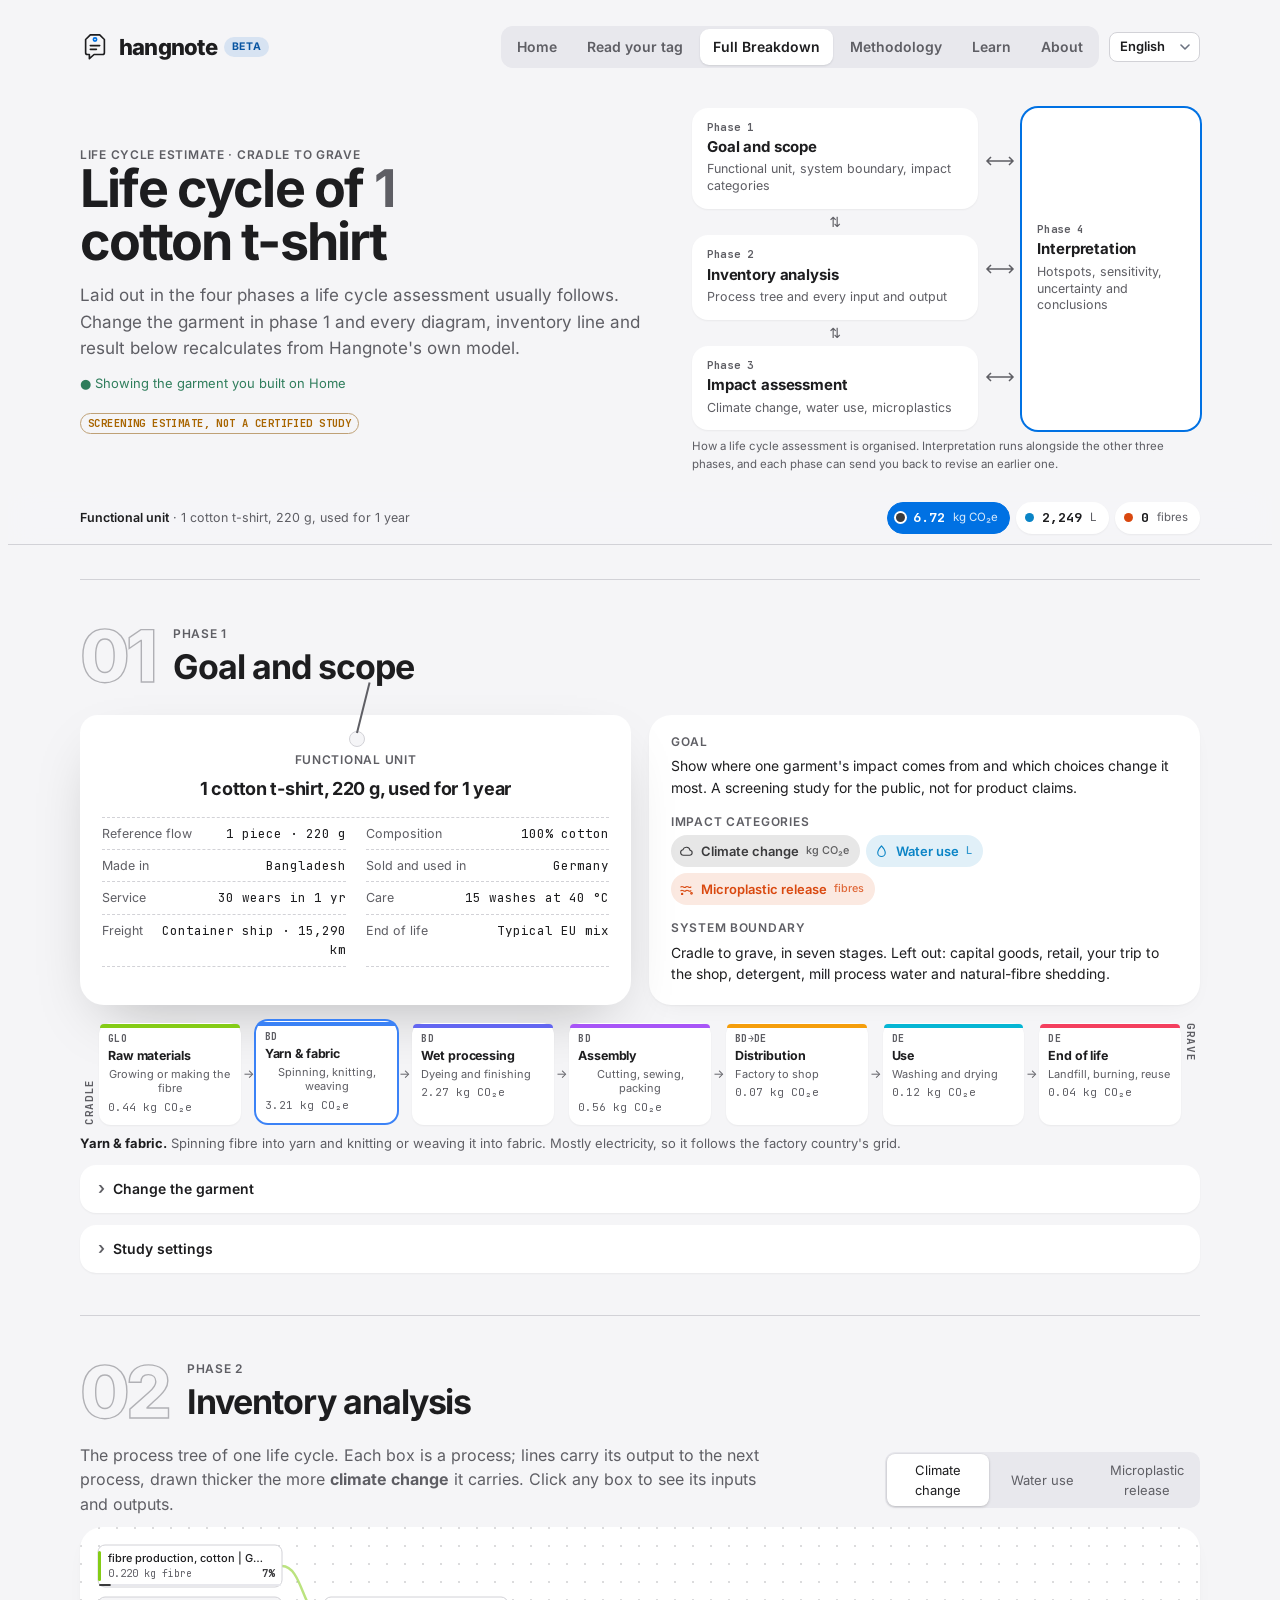
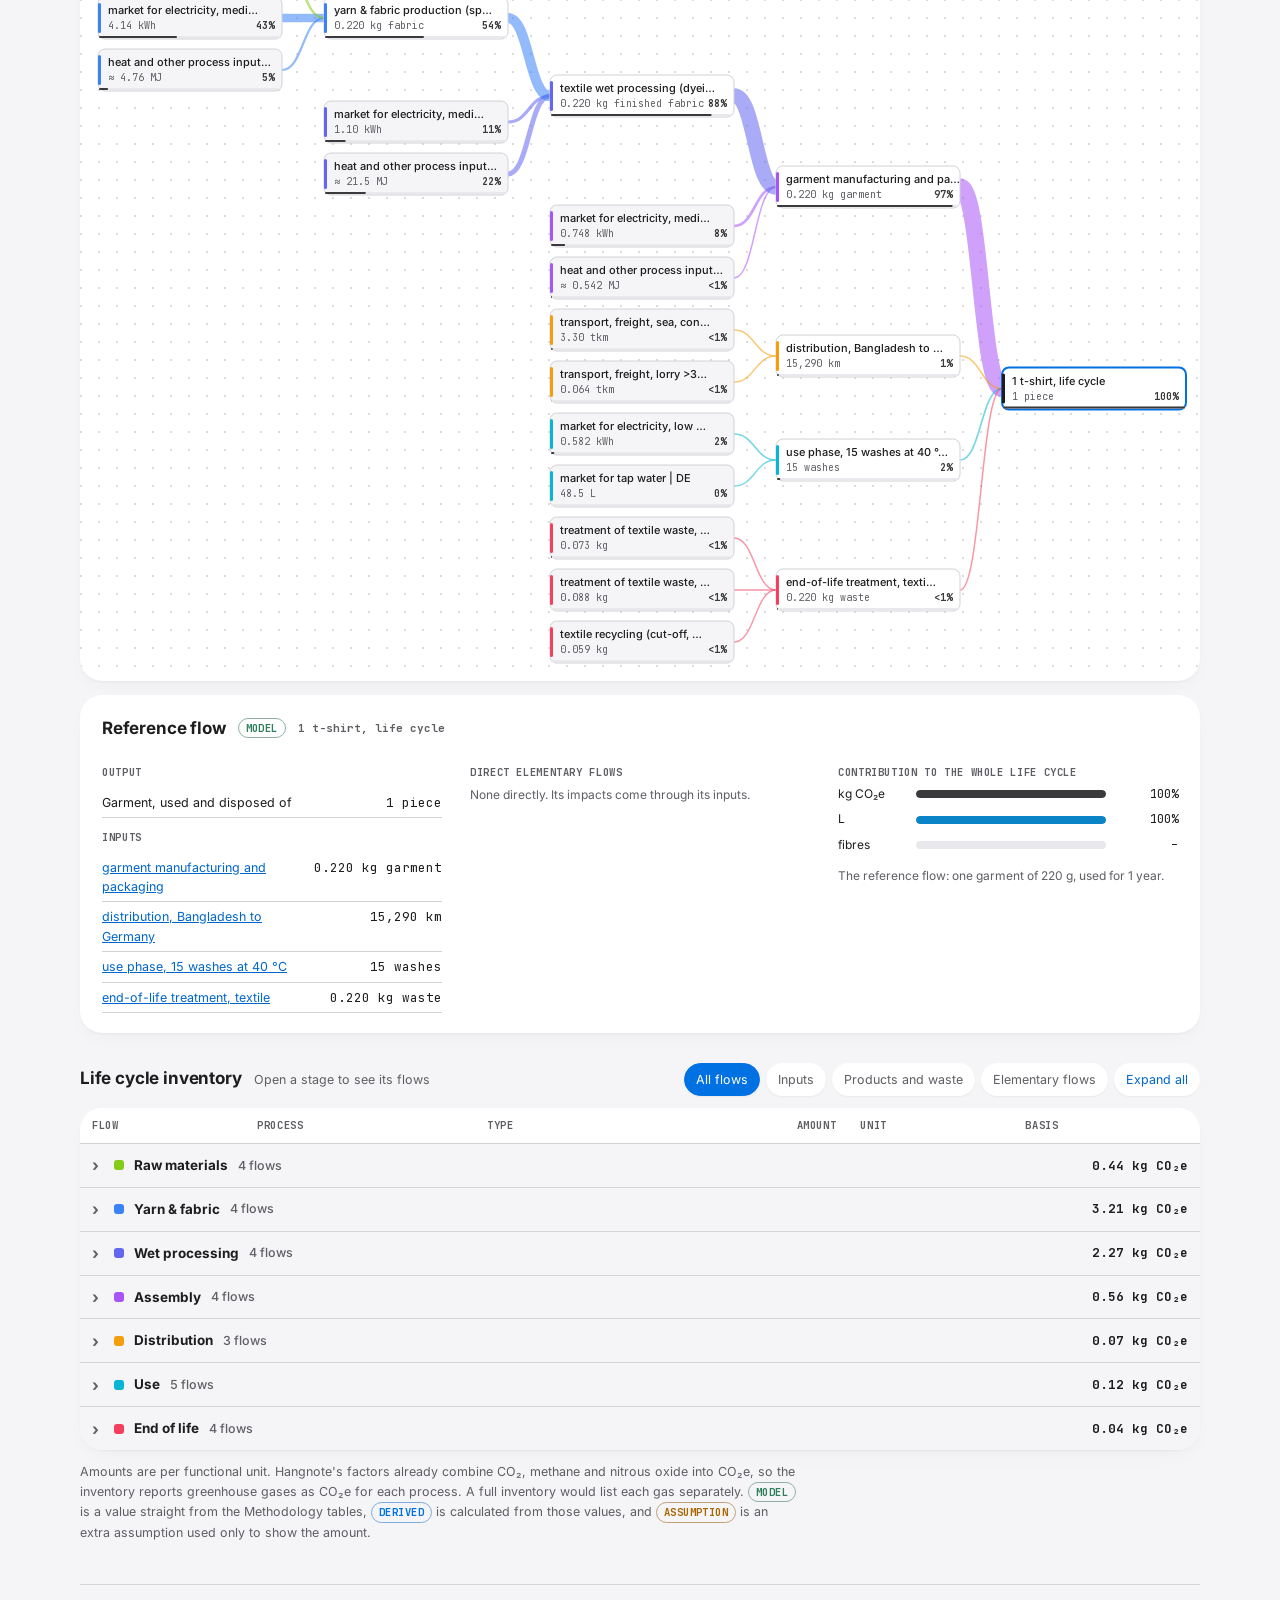
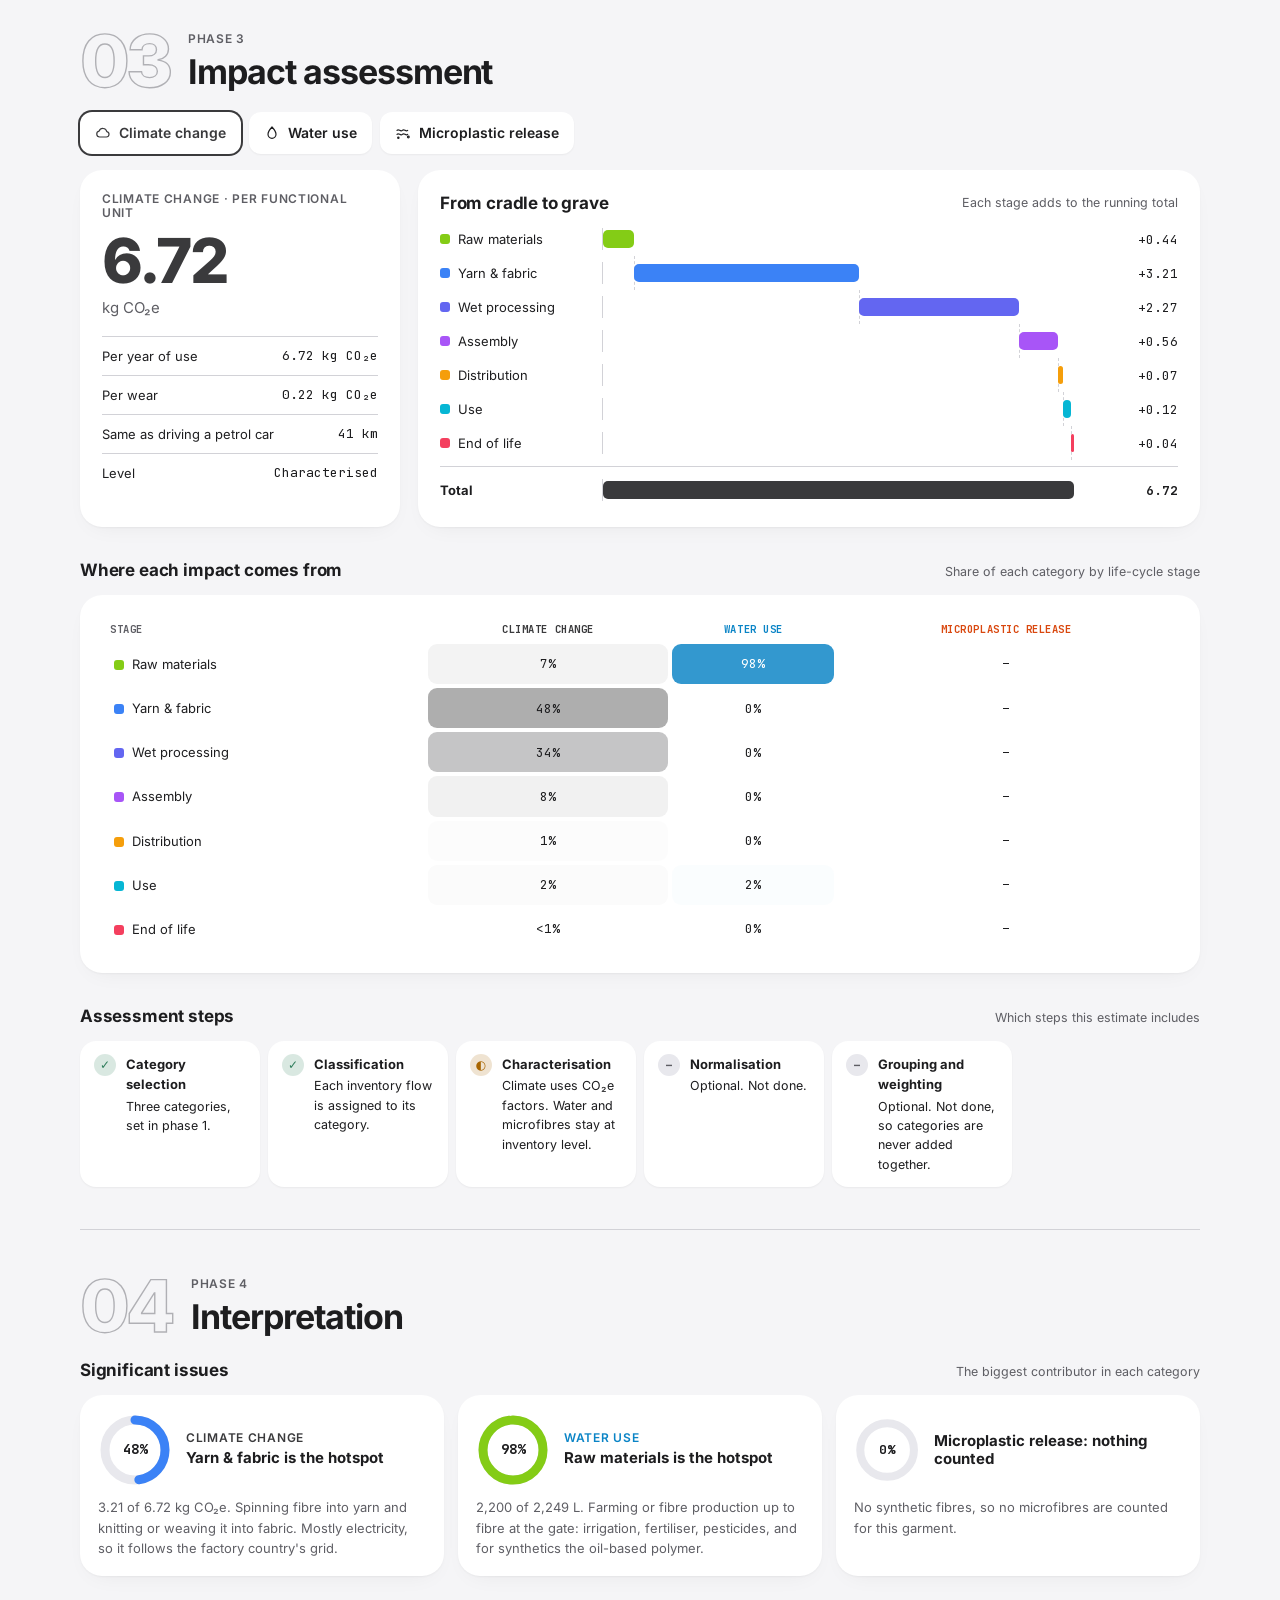
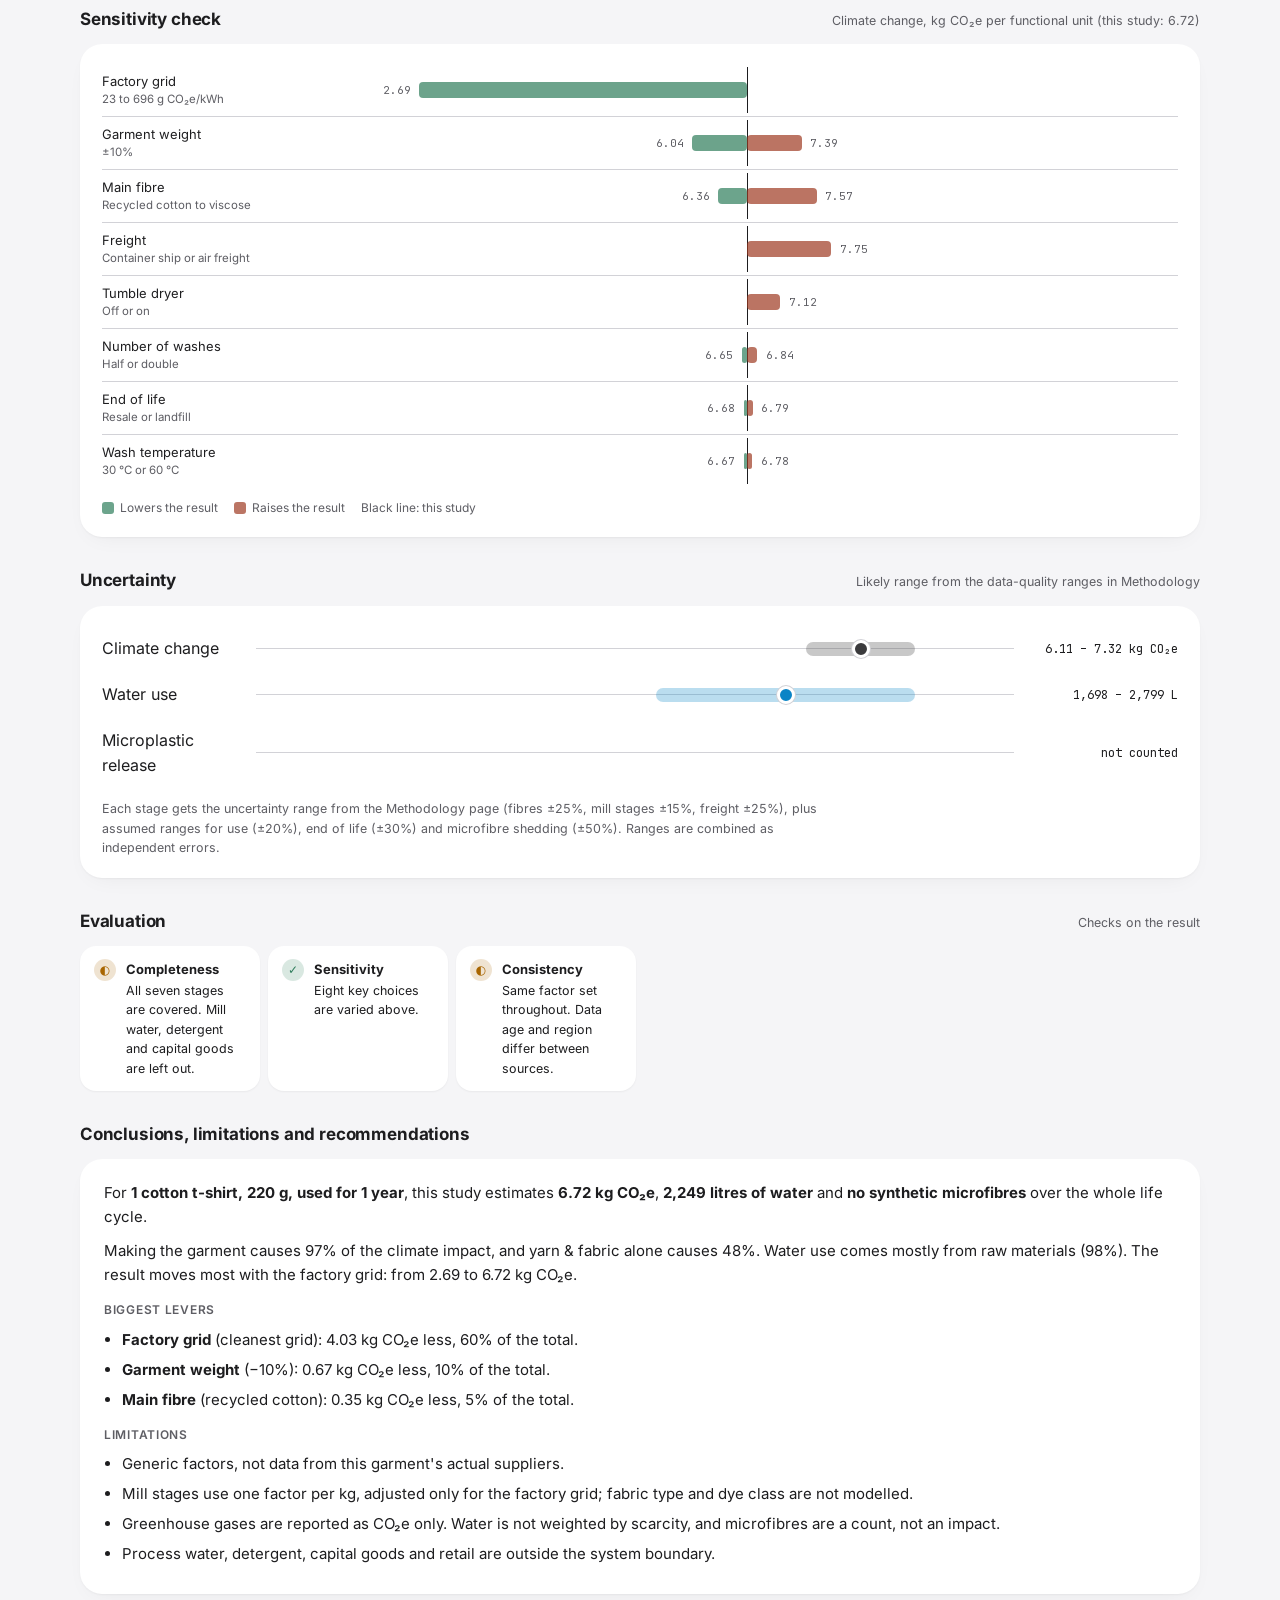
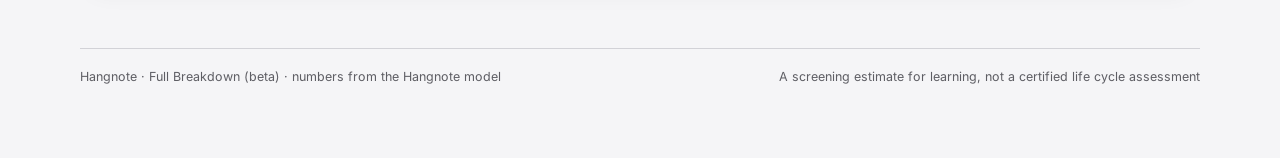
<file: breakdown.html>
<!doctype html>
<html lang="en">
<head>
<meta charset="utf-8">
<meta name="viewport" content="width=device-width, initial-scale=1, viewport-fit=cover">
<link rel="icon" type="image/svg+xml" href="data:image/svg+xml,%3Csvg xmlns=%27http://www.w3.org/2000/svg%27 viewBox=%270 0 64 64%27 fill=%27none%27 stroke-linecap=%27round%27 stroke-linejoin=%27round%27%3E%3Cpath d=%27M22 6 H42 L52 16 V44 a4 4 0 0 1 -4 4 H30 L20 57 V48 H16 a4 4 0 0 1 -4 -4 V16 Z%27 stroke=%2314181F stroke-width=%273.5%27 stroke-linejoin=%27round%27/%3E%3Ccircle cx=%2732%27 cy=%2716%27 r=%273.5%27 stroke=%230071E3 stroke-width=%273.5%27/%3E%3Cpath d=%27M22 29 H42 M22 37 H35%27 stroke=%2314181F stroke-width=%273.5%27/%3E%3C/svg%3E">
<meta name="description" content="Your garment as a cradle-to-grave life cycle estimate in four phases: functional unit, process tree and inventory, impacts and interpretation.">
<link rel="canonical" href="https://hangnote.de/breakdown.html">
<meta property="og:type" content="website">
<meta property="og:site_name" content="Hangnote">
<meta property="og:title" content="Full Breakdown – Hangnote">
<meta property="og:description" content="Your garment as a cradle-to-grave life cycle estimate in four phases: functional unit, process tree and inventory, impacts and interpretation.">
<meta property="og:url" content="https://hangnote.de/breakdown.html">
<meta property="og:image" content="https://hangnote.de/og.png">
<style>[hidden]{display:none!important}img{max-width:100%}</style>
<title>Full Breakdown – Hangnote</title>
<link rel="stylesheet" href="fonts/fonts.css">
<style>
/* Layout: one long study report in four LCA phases, a sticky result strip, wide diagrams in their own scroll boxes */
:root{
  --paper:#F5F5F7; --card:#FFFFFF; --ink:#1D1D1F; --muted:#5E5E64; --rule:#D2D2D7; --soft:#E8E8ED; --sel:#0071E3; --on-sel:#FFFFFF;
  --accent:#0066CC; --good:#2E7D5B; --bad:#9E3A22; --warn:#A86500;
  --s-raw:#84CC16; --s-yarn:#3B82F6; --s-wet:#6366F1; --s-asm:#A855F7; --s-fr:#F59E0B; --s-use:#06B6D4; --s-eol:#F43F5E;
  --k-co2:#3A3A3C; --k-water:#0A84C6; --k-mp:#D9480F;
  --shadow:0 24px 60px -24px rgba(0,0,0,.28); --lift:0 1px 2px rgba(0,0,0,.04),0 8px 24px -12px rgba(0,0,0,.08); --lift-s:0 1px 2px rgba(0,0,0,.05);
  --display:-apple-system,BlinkMacSystemFont,"SF Pro Text","SF Pro Display","Helvetica Neue",Inter,Archivo,system-ui,sans-serif; --body:-apple-system,BlinkMacSystemFont,"SF Pro Text","SF Pro Display","Helvetica Neue",Inter,Archivo,system-ui,sans-serif; --mono:"JetBrains Mono",ui-monospace,Menlo,monospace;
}
@media (prefers-color-scheme: dark){:root:not([data-theme="light"]){
  --paper:#000000; --card:#1C1C1E; --ink:#F5F5F7; --muted:#A1A1A6; --rule:#38383A; --soft:#2C2C2E; --sel:#0A6CD6; --on-sel:#FFFFFF;
  --accent:#2997FF; --good:#5CC093; --bad:#E7765C; --warn:#E3A33C;
  --k-co2:#D1D1D6; --k-water:#4FB3F0; --k-mp:#FF8A50;
  --shadow:0 18px 40px -22px rgba(0,0,0,.8); --lift:0 0 0 .5px rgba(255,255,255,.06); --lift-s:0 0 0 .5px rgba(255,255,255,.06); color-scheme:dark}}
:root[data-theme="dark"]{
  --paper:#000000; --card:#1C1C1E; --ink:#F5F5F7; --muted:#A1A1A6; --rule:#38383A; --soft:#2C2C2E; --sel:#0A6CD6; --on-sel:#FFFFFF;
  --accent:#2997FF; --good:#5CC093; --bad:#E7765C; --warn:#E3A33C;
  --k-co2:#D1D1D6; --k-water:#4FB3F0; --k-mp:#FF8A50;
  --shadow:0 18px 40px -22px rgba(0,0,0,.8); --lift:0 0 0 .5px rgba(255,255,255,.06); --lift-s:0 0 0 .5px rgba(255,255,255,.06); color-scheme:dark}
*{box-sizing:border-box}
html{scroll-behavior:smooth;scroll-padding-top:calc(env(safe-area-inset-top,0px) + 76px)}
@media (prefers-reduced-motion:reduce){html{scroll-behavior:auto}*{transition:none!important;animation:none!important}}
body{background:var(--paper);color:var(--ink);font:15px/1.55 var(--body);-webkit-font-smoothing:antialiased;
  padding-left:max(16px,env(safe-area-inset-left,0px));padding-right:max(16px,env(safe-area-inset-right,0px));padding-block:0 64px}
body::before{content:"";position:fixed;inset:0 0 auto;height:env(safe-area-inset-top,0px);z-index:40;background:var(--paper)}
.wrap{max-width:1120px;margin:0 auto}
.num,.mono{font-family:var(--mono);font-variant-numeric:tabular-nums}
h1,h2,h3{text-wrap:balance;margin:0;letter-spacing:-.02em}
h2{font-size:clamp(24px,3.4vw,34px);line-height:1.1;font-weight:800}
h3{font-size:17px;font-weight:700;letter-spacing:-.01em}
p{margin:0}
a{color:var(--sel)}
button,select,input{font:inherit;color:inherit}
:focus-visible{outline:2px solid var(--sel);outline-offset:2px}
.eyebrow{font:600 11px/1 var(--mono);letter-spacing:.09em;text-transform:uppercase;color:var(--muted)}
.muted{color:var(--muted)}
.card{background:var(--card);border:1px solid var(--rule);border-radius:18px}
.badge{display:inline-flex;align-items:center;gap:5px;font:600 10.5px/1 var(--mono);letter-spacing:.04em;text-transform:uppercase;padding:4px 7px;border-radius:999px;border:1px solid var(--rule);color:var(--muted);white-space:nowrap}
.b-model{color:var(--good);border-color:color-mix(in srgb,var(--good) 40%,var(--rule))}
.b-derived{color:var(--sel);border-color:color-mix(in srgb,var(--sel) 40%,var(--rule))}
.b-assume{color:var(--warn);border-color:color-mix(in srgb,var(--warn) 45%,var(--rule))}

/* top bar */
.top{display:flex;align-items:center;justify-content:space-between;gap:12px;padding-block:18px 8px}
.brand{display:flex;align-items:center;gap:10px;font-weight:800;font-size:18px;letter-spacing:-.02em;color:var(--ink);text-decoration:none;flex:0 0 auto}
.langnote{margin-top:12px;font-size:13px;color:var(--warn)}
.fromhome{display:inline-flex;align-items:center;gap:6px;margin-top:12px;font-size:13px;color:var(--good)}
.brand svg{width:26px;height:26px;color:var(--ink)}
.proto{font:600 11px/1 var(--mono);letter-spacing:.06em;text-transform:uppercase;color:var(--warn);border:1px dashed color-mix(in srgb,var(--warn) 60%,transparent);padding:5px 8px;border-radius:999px}

/* hero */
.hero{display:grid;grid-template-columns:minmax(0,1.15fr) minmax(0,1fr);gap:28px;align-items:center;padding-block:22px 18px}
.hero h1{font-size:clamp(30px,4.8vw,52px);line-height:1.02;font-weight:800;letter-spacing:-.035em}
.hero h1 em{font-style:normal;color:var(--muted)}
.hero .lede{margin-top:14px;font-size:17px;color:var(--muted);max-width:56ch}
.std{display:flex;flex-wrap:wrap;gap:8px;margin-top:18px}
.iso{display:grid;grid-template-columns:minmax(0,1fr) 44px minmax(0,.62fr);gap:0;align-items:stretch}
.iso-col{display:grid;gap:10px}
.iso a{display:flex;flex-direction:column;gap:3px;text-decoration:none;color:var(--ink);background:var(--card);border:1px solid var(--rule);border-radius:14px;padding:13px 14px;transition:border-color .2s,transform .2s,box-shadow .2s}
.iso a:hover{border-color:var(--sel);transform:translateY(-1px);box-shadow:var(--shadow)}
.iso a.on{border-color:var(--sel);box-shadow:0 0 0 3px color-mix(in srgb,var(--sel) 18%,transparent)}
.iso a b{font-size:15px;letter-spacing:-.01em}
.iso a span{font-size:12.5px;color:var(--muted);line-height:1.35}
.iso a i{font:600 10.5px/1 var(--mono);font-style:normal;color:var(--muted);letter-spacing:.06em}
.iso .vgap{display:flex;justify-content:center;color:var(--muted);font-size:14px;line-height:1;margin:-4px 0}
.iso .links{display:grid;grid-template-rows:repeat(3,1fr);align-items:center;justify-items:center;color:var(--muted)}
.iso .links svg{width:30px;height:12px}
.iso .interp{height:100%;justify-content:center}
.iso-cap{grid-column:1/-1;margin-top:8px;font-size:11.5px;color:var(--muted)}

/* sticky result strip */
.strip{position:sticky;top:env(safe-area-inset-top,0px);z-index:30;margin-inline:calc(-1 * max(16px,env(safe-area-inset-left,0px)));padding:10px max(16px,env(safe-area-inset-left,0px));background:color-mix(in srgb,var(--paper) 88%,transparent);backdrop-filter:saturate(1.4) blur(14px);-webkit-backdrop-filter:saturate(1.4) blur(14px);border-bottom:1px solid var(--rule)}
.strip-in{max-width:1120px;margin:0 auto;display:flex;align-items:center;gap:10px;flex-wrap:wrap}
.fu-mini{flex:1 1 240px;min-width:0;font-size:12.5px;color:var(--muted);white-space:nowrap;overflow:hidden;text-overflow:ellipsis}
.fu-mini b{color:var(--ink);font-weight:600}
.kpis{display:flex;gap:6px;flex-wrap:wrap}
.kpi{display:flex;align-items:center;gap:8px;padding:6px 11px 6px 8px;border-radius:999px;border:1px solid var(--rule);background:var(--card);cursor:pointer;transition:border-color .2s,box-shadow .2s}
.kpi .dot{width:9px;height:9px;border-radius:50%}
.kpi b{font:600 13px/1 var(--mono)}
.kpi small{font-size:11.5px;color:var(--muted)}
.kpi[aria-pressed="true"]{border-color:var(--ink);box-shadow:inset 0 0 0 1px var(--ink)}

/* sections */
section.phase{padding-block:46px 8px;border-top:1px solid var(--rule);margin-top:34px}
.ph-head{display:grid;grid-template-columns:auto minmax(0,1fr);gap:6px 18px;align-items:end;margin-bottom:22px}
.ph-n{grid-row:1/3;font:800 clamp(44px,6vw,72px)/.82 var(--display);letter-spacing:-.05em;color:transparent;-webkit-text-stroke:1.4px var(--rule)}
.ph-head p{color:var(--muted);max-width:70ch}
.grid2{display:grid;grid-template-columns:minmax(0,1fr) minmax(0,1fr);gap:18px}
.grid3{display:grid;grid-template-columns:repeat(3,minmax(0,1fr));gap:14px}
.pad{padding:20px 22px}
.sub{margin:30px 0 12px;display:flex;align-items:baseline;justify-content:space-between;gap:12px;flex-wrap:wrap}

/* goal list */
.dl{display:grid;grid-template-columns:150px minmax(0,1fr);gap:10px 16px;margin-top:14px;font-size:14px}
.dl dt{color:var(--muted);font-size:12.5px;padding-top:2px}
.dl dd{margin:0}

/* hang tag (functional unit) */
.tagwrap{display:flex;justify-content:center;padding:10px 0}
.hangtag{position:relative;width:min(100%,380px);background:var(--card);border:1px solid var(--rule);border-radius:16px 16px 22px 22px;padding:44px 24px 22px;box-shadow:var(--shadow)}
.hangtag::before{content:"";position:absolute;top:16px;left:50%;width:14px;height:14px;margin-left:-7px;border-radius:50%;background:var(--paper);border:1px solid var(--rule)}
.hangtag::after{content:"";position:absolute;top:-34px;left:50%;width:1.5px;height:52px;background:var(--muted);transform:rotate(14deg);transform-origin:bottom}
.hangtag .eyebrow{text-align:center}
.fu-text{margin-top:10px;font-size:19px;line-height:1.3;font-weight:700;letter-spacing:-.015em;text-align:center;text-wrap:balance}
.tagrows{margin-top:16px;border-top:1px dashed var(--rule)}
.tagrows div{display:flex;justify-content:space-between;gap:14px;padding:8px 0;border-bottom:1px dashed var(--rule);font-size:13px}
.tagrows div span:first-child{color:var(--muted)}
.tagrows div span:last-child{font-family:var(--mono);text-align:right}

/* controls */
.ctl{display:grid;grid-template-columns:repeat(auto-fill,minmax(min(100%,172px),1fr));gap:12px 14px;margin-top:4px}
.f{display:flex;flex-direction:column;gap:5px;min-width:0}
.f label{font-size:11.5px;font-weight:600;color:var(--muted);letter-spacing:.01em}
.f select,.f input[type=number]{width:100%;background:var(--paper);border:1px solid var(--rule);border-radius:10px;padding:8px 10px;font-size:14px}
.f input[type=range]{width:100%;accent-color:var(--sel)}
.f .rv{display:flex;justify-content:space-between;font-size:12px;color:var(--muted)}
.seg{display:flex;background:var(--paper);border:1px solid var(--rule);border-radius:10px;padding:3px;gap:2px}
.seg button{flex:1;border:0;background:transparent;border-radius:7px;padding:6px 4px;font-size:13px;cursor:pointer;color:var(--muted)}
.seg button[aria-pressed="true"]{background:var(--card);color:var(--ink);box-shadow:0 1px 2px rgba(0,0,0,.12)}
.seg button:disabled{opacity:.4;cursor:not-allowed}
.hint{font-size:12px;color:var(--muted);margin-top:10px}

/* system boundary */
.sb{position:relative;margin-top:6px;display:grid;grid-template-columns:minmax(0,1fr) 230px;gap:16px}
.sb-in{position:relative;border:1.5px dashed color-mix(in srgb,var(--ink) 45%,transparent);border-radius:20px;padding:18px 16px 16px;background:color-mix(in srgb,var(--card) 55%,transparent)}
.sb-tag{position:absolute;top:-10px;left:18px;background:var(--paper);padding:0 8px;font:600 11px/20px var(--mono);letter-spacing:.06em;text-transform:uppercase;color:var(--ink)}
.flows{display:flex;flex-wrap:wrap;gap:6px;justify-content:center}
.flow{font-size:12px;padding:4px 9px;border-radius:999px;background:var(--soft);color:var(--ink);white-space:nowrap}
.flow.out{background:transparent;border:1px solid var(--rule)}
.arrows{display:flex;justify-content:center;gap:40px;color:var(--muted);font-size:16px;line-height:1;margin:6px 0}
.chain{display:flex;align-items:stretch;gap:0;margin:4px 0}
.chain .end{display:flex;align-items:center;font:600 11px/1 var(--mono);letter-spacing:.06em;text-transform:uppercase;color:var(--muted);writing-mode:vertical-rl;transform:rotate(180deg);padding:0 4px}
.chain .end.g{transform:none}
.stg{flex:1 1 0;min-width:0;display:flex;flex-direction:column;gap:4px;padding:10px 8px;border-radius:12px;background:var(--card);border:1px solid var(--rule);position:relative;cursor:pointer;transition:transform .15s,border-color .15s}
.stg:hover,.stg.on{border-color:var(--c);transform:translateY(-2px)}
.stg::before{content:"";position:absolute;inset:0 0 auto;height:4px;border-radius:12px 12px 0 0;background:var(--c)}
.stg b{font-size:12.5px;line-height:1.2;letter-spacing:-.01em}
.stg small{font-size:11px;color:var(--muted);line-height:1.3}
.stg .loc{font:600 10px/1 var(--mono);color:var(--muted);letter-spacing:.04em}
.chain .ar{display:flex;align-items:center;color:var(--muted);padding:0 2px;font-size:12px}
.sb-out{border-radius:16px;border:1px solid var(--rule);padding:14px 14px 12px;background:var(--card)}
.sb-out h3{font-size:13px;margin-bottom:8px}
.sb-out li{font-size:12.5px;color:var(--muted);text-decoration:line-through;text-decoration-color:color-mix(in srgb,var(--muted) 55%,transparent);margin-bottom:5px}
.sb-out ul{margin:0;padding-left:16px}
.stg-detail{margin-top:12px;font-size:13.5px;color:var(--muted);min-height:2.6em}
.stg-detail b{color:var(--ink)}

/* category cards */
.cat{display:flex;flex-direction:column;gap:8px;padding:18px 18px 16px;position:relative;overflow:hidden}
.cat .ic{width:34px;height:34px;border-radius:10px;display:grid;place-items:center;background:color-mix(in srgb,var(--k) 14%,transparent);color:var(--k)}
.cat .ic svg{width:19px;height:19px}
.cat dl{display:grid;grid-template-columns:86px minmax(0,1fr);gap:4px 10px;margin:4px 0 0;font-size:12.5px}
.cat dt{color:var(--muted)}
.cat dd{margin:0}
.settings{display:grid;grid-template-columns:repeat(auto-fill,minmax(min(100%,250px),1fr));gap:10px;margin-top:4px}
.setting{padding:13px 15px;border-radius:14px;background:var(--card);border:1px solid var(--rule);font-size:13px}
.setting b{display:block;font-size:12px;color:var(--muted);font-weight:600;margin-bottom:3px}

/* process tree */
.tree-bar{display:flex;align-items:center;justify-content:space-between;gap:10px;flex-wrap:wrap;margin-bottom:10px}
.tree-grid{display:grid;grid-template-columns:minmax(0,1fr);gap:14px}
.treebox{overflow:auto;border-radius:18px;border:1px solid var(--rule);background:
  radial-gradient(circle at 1px 1px,color-mix(in srgb,var(--muted) 22%,transparent) 1px,transparent 0) 0 0/18px 18px,var(--card)}
#tree{margin:0 auto}
#tree{display:block}
#tree .nd{cursor:pointer}
#tree .nd rect.box{fill:var(--card);stroke:var(--rule);stroke-width:1}
#tree .nd.bg rect.box{fill:var(--paper)}
#tree .nd:hover rect.box,#tree .nd:focus-visible rect.box{stroke:var(--ink)}
#tree .nd.sel rect.box{stroke:var(--sel);stroke-width:2}
#tree .nd.path rect.box{stroke:var(--ink)}
#tree .nd:focus{outline:none}
#tree text{fill:var(--ink);font:500 11px var(--body)}
#tree text.amt{fill:var(--muted);font:500 10px var(--mono)}
#tree .edge{fill:none;transition:stroke-width .35s,opacity .2s}
#tree .edge.dim{opacity:.18}
#tree .shbar{fill:var(--soft)}
.panel{padding:20px 22px;display:grid;grid-template-columns:repeat(3,minmax(0,1fr));gap:6px 28px;align-items:start}
.panel .phd{grid-column:1/-1;display:flex;align-items:center;gap:12px;flex-wrap:wrap;padding-bottom:6px}
.panel .phd h3{margin:0}
.panel .pcol{min-width:0}
.panel .pn{font:600 11px/1.35 var(--mono);color:var(--muted);word-break:break-word}
.panel h3{margin:6px 0 4px}
.panel table{width:100%;border-collapse:collapse;margin-top:10px;font-size:12.5px}
.panel td{padding:5px 0;border-bottom:1px solid var(--rule);vertical-align:top}
.panel td:last-child{text-align:right;font-family:var(--mono);white-space:nowrap;padding-left:8px}
.panel .tl{font:600 10.5px/1 var(--mono);letter-spacing:.06em;text-transform:uppercase;color:var(--muted);margin-top:14px}
.cumrow{display:grid;grid-template-columns:70px minmax(0,1fr) 64px;gap:8px;align-items:center;font-size:12px;margin-top:7px}
.cumrow .tr{height:8px;border-radius:99px;background:var(--soft);overflow:hidden}
.cumrow .tr i{display:block;height:100%;border-radius:99px}
.cumrow span:last-child{text-align:right;font-family:var(--mono)}
.panel .basis{margin-top:12px;font-size:12px;color:var(--muted);line-height:1.45}

/* LCI table */
.fchips{display:flex;gap:6px;flex-wrap:wrap}
.chip{border:1px solid var(--rule);background:var(--card);border-radius:999px;padding:6px 11px;font-size:12.5px;cursor:pointer;color:var(--muted)}
.chip[aria-pressed="true"]{background:var(--ink);color:var(--paper);border-color:var(--ink)}
.tablebox{overflow-x:auto;border-radius:16px;border:1px solid var(--rule);background:var(--card)}
table.lci{width:100%;border-collapse:collapse;min-width:720px;font-size:13px}
.lci th{position:sticky;top:0;background:var(--card);text-align:left;font:600 10.5px/1 var(--mono);letter-spacing:.06em;text-transform:uppercase;color:var(--muted);padding:12px 12px;border-bottom:1px solid var(--rule)}
.lci td{padding:9px 12px;border-bottom:1px solid var(--rule);vertical-align:middle}
.lci tr:last-child td{border-bottom:0}
.lci td.n{text-align:right;font-family:var(--mono);white-space:nowrap}
.lci th.n{text-align:right}
.lci .grp td{background:var(--paper);font-weight:700;font-size:12.5px;padding:8px 12px}
.lci .grp td{padding:0}
.gbtn{all:unset;box-sizing:border-box;display:flex;align-items:center;gap:10px;width:100%;padding:11px 12px;cursor:pointer;font-weight:700;font-size:13.5px}
.gbtn:hover{background:color-mix(in srgb,var(--ink) 5%,transparent)}
.gbtn:focus-visible{outline:2px solid var(--sel);outline-offset:-2px}
.gbtn .chev{display:inline-block;width:12px;color:var(--muted);font-size:16px;line-height:1;transition:transform .2s}
.gbtn[aria-expanded="true"] .chev{transform:rotate(90deg)}
.gbtn .sw{display:inline-block;width:10px;height:10px;border-radius:3px;flex:0 0 auto}
.gbtn .gc{font-weight:500;color:var(--muted);font-size:12.5px}
.gbtn .gv{margin-left:auto;font-weight:600;font-size:12.5px}
.chip-x{color:var(--accent)}
.dir{font:600 10px/1 var(--mono);letter-spacing:.05em;text-transform:uppercase;padding:3px 6px;border-radius:5px;background:var(--soft);color:var(--muted)}
.dir.el{background:color-mix(in srgb,var(--k-water) 14%,transparent);color:var(--k-water)}
.dir.em{background:color-mix(in srgb,var(--k-mp) 14%,transparent);color:var(--k-mp)}
.note{margin-top:12px;font-size:12.5px;color:var(--muted);max-width:90ch}

/* LCIA */
.cat-tabs{display:flex;gap:8px;flex-wrap:wrap}
.ctab{display:flex;align-items:center;gap:8px;padding:9px 14px;border-radius:12px;border:1px solid var(--rule);background:var(--card);cursor:pointer;font-weight:600;font-size:14px}
.ctab[aria-pressed="true"]{border-color:var(--k);box-shadow:inset 0 0 0 1px var(--k);color:var(--k)}
.ctab svg{width:16px;height:16px}
.lcia{display:grid;grid-template-columns:minmax(0,320px) minmax(0,1fr);gap:18px;margin-top:16px}
.big{padding:22px}
.big .v{font:800 clamp(40px,6vw,62px)/1 var(--display);letter-spacing:-.04em;margin-top:10px}
.big .u{font-size:15px;color:var(--muted);margin-top:4px}
.big .row{display:flex;justify-content:space-between;gap:10px;padding:9px 0;border-top:1px solid var(--rule);font-size:13px}
.big .row:first-of-type{margin-top:16px}
.big .row span:last-child{font-family:var(--mono)}
.wf{padding:20px 22px}
.wfrow{display:grid;grid-template-columns:150px minmax(0,1fr) 92px;gap:12px;align-items:center;padding:6px 0}
.wfrow .lb{font-size:13px;display:flex;align-items:center;gap:8px;min-width:0}
.wfrow .lb i{width:10px;height:10px;border-radius:3px;flex:0 0 auto}
.wfrow .lb span{white-space:nowrap;overflow:hidden;text-overflow:ellipsis}
.wftrack{position:relative;height:22px;border-left:1px solid var(--rule)}
.wftrack .seg2{position:absolute;top:2px;bottom:2px;border-radius:5px;min-width:2px;transition:left .45s cubic-bezier(.2,.7,.2,1),width .45s cubic-bezier(.2,.7,.2,1)}
.wftrack .guide{position:absolute;top:-6px;bottom:-6px;border-left:1px dashed var(--rule)}
.wfrow .v2{text-align:right;font:500 12.5px var(--mono)}
.wfrow.tot{border-top:1px solid var(--rule);margin-top:6px;padding-top:12px}
.wfrow.tot .lb{font-weight:700}
.matrix{width:100%;border-collapse:separate;border-spacing:4px;font-size:13px}
.matrix th{font:600 10.5px/1.2 var(--mono);letter-spacing:.05em;text-transform:uppercase;color:var(--muted);text-align:center;padding:4px}
.matrix th:first-child{text-align:left}
.matrix td{padding:10px 8px;border-radius:9px;text-align:center;font-family:var(--mono);font-size:12.5px}
.matrix td:first-child{text-align:left;font-family:var(--body);font-size:13px;white-space:nowrap}
.matrix td:first-child i{display:inline-block;width:10px;height:10px;border-radius:3px;margin-right:8px;vertical-align:-1px}
.steps{display:grid;grid-template-columns:repeat(auto-fill,minmax(min(100%,180px),1fr));gap:8px}
.stepx{display:flex;gap:10px;align-items:flex-start;padding:12px 13px;border-radius:12px;border:1px solid var(--rule);background:var(--card);font-size:12.5px}
.stepx .st{flex:0 0 auto;width:22px;height:22px;border-radius:50%;display:grid;place-items:center;font-size:12px;font-weight:700}
.st.y{background:color-mix(in srgb,var(--good) 18%,transparent);color:var(--good)}
.st.p{background:color-mix(in srgb,var(--warn) 18%,transparent);color:var(--warn)}
.st.n{background:var(--soft);color:var(--muted)}
.stepx b{display:block;font-size:13px;margin-bottom:2px}

/* interpretation */
.hots{display:grid;grid-template-columns:repeat(3,minmax(0,1fr));gap:14px}
.hot{padding:18px;display:flex;flex-direction:column;gap:10px}
.hot .ring{width:74px;height:74px}
.hot .top2{display:flex;align-items:center;gap:14px}
.hot b{font-size:15px;line-height:1.25}
.tor{padding:20px 22px}
.trow{display:grid;grid-template-columns:200px minmax(0,1fr);gap:14px;align-items:center;padding:7px 0;border-bottom:1px solid var(--rule)}
.trow:last-child{border-bottom:0}
.trow .lb{font-size:13px}
.trow .lb small{display:block;color:var(--muted);font-size:11.5px}
.ttrack{position:relative;height:30px}
.ttrack .axis{position:absolute;left:50%;top:-8px;bottom:-8px;border-left:1.5px solid var(--ink)}
.ttrack .bar{position:absolute;top:7px;height:16px;border-radius:4px}
.ttrack .lo{background:color-mix(in srgb,var(--good) 70%,transparent)}
.ttrack .hi{background:color-mix(in srgb,var(--bad) 70%,transparent)}
.ttrack .tv{position:absolute;top:8px;font:500 11px var(--mono);color:var(--muted);white-space:nowrap}
.tleg{display:flex;gap:16px;flex-wrap:wrap;font-size:12px;color:var(--muted);margin-top:12px}
.tleg i{display:inline-block;width:12px;height:12px;border-radius:3px;margin-right:6px;vertical-align:-2px}
.unc{padding:20px 22px}
.urow{display:grid;grid-template-columns:140px minmax(0,1fr) 150px;gap:14px;align-items:center;padding:10px 0}
.utrack{position:relative;height:26px;background:linear-gradient(var(--rule),var(--rule)) 0 50%/100% 1px no-repeat}
.utrack .rng{position:absolute;top:6px;height:14px;border-radius:99px;opacity:.28}
.utrack .pt{position:absolute;top:4px;width:18px;height:18px;margin-left:-9px;border-radius:50%;border:3px solid var(--card);box-shadow:0 0 0 1px var(--rule)}
.urow span:last-child{text-align:right;font:500 12px var(--mono)}
.concl{padding:22px 24px;font-size:15px;line-height:1.6}
.concl p+p{margin-top:10px}
.concl ul{margin:10px 0 0;padding-left:18px}
.concl li{margin-bottom:6px}
.foot{margin-top:46px;padding-top:18px;border-top:1px solid var(--rule);font-size:12.5px;color:var(--muted);display:flex;justify-content:space-between;gap:12px;flex-wrap:wrap}

@media (max-width:980px){
  .hero{grid-template-columns:minmax(0,1fr)}
  .tree-grid{grid-template-columns:minmax(0,1fr)}
  .lcia{grid-template-columns:minmax(0,1fr)}
  .sb{grid-template-columns:minmax(0,1fr)}
}
@media (max-width:760px){
  .grid2,.grid3,.hots,.panel{grid-template-columns:minmax(0,1fr)}
  .chain{flex-direction:column;gap:6px}
  .chain .ar{justify-content:center;transform:rotate(90deg);padding:0}
  .chain .end,.chain .end.g{writing-mode:horizontal-tb;transform:none;justify-content:center;padding:4px 0}
  .stg{flex:none}
  .dl{grid-template-columns:minmax(0,1fr)}
  .dl dt{padding-top:6px}
  .trow{grid-template-columns:minmax(0,1fr)}
  .wfrow{grid-template-columns:104px minmax(0,1fr) 76px;gap:8px}
  .urow{grid-template-columns:minmax(0,1fr) 110px}
  .urow .utrack{grid-column:1/-1;grid-row:2}
  .fu-mini{display:none}
  .top{flex-wrap:wrap}
  .iso{grid-template-columns:minmax(0,1fr) 28px minmax(0,.85fr)}
  .iso a{padding:11px}
  .iso a b{font-size:14px;overflow-wrap:anywhere}
  .tabs{width:100%}
  .kpi small{display:none}
}

/* ---- Site look: same header, type, cards and controls as the rest of hangnote ---- */
body{font:16px/1.55 var(--body)}
h1,h2,h3,h4{font-family:var(--display)}
.hero h1{font-weight:700;letter-spacing:-.035em}
h2{font-weight:700;letter-spacing:-.03em}
a{color:var(--accent)}
.eyebrow{font:600 12px/1.2 var(--body);letter-spacing:.06em}
.top{display:flex;align-items:center;justify-content:space-between;gap:12px;flex-wrap:wrap;padding-block:18px}
.brand{display:flex;align-items:center;gap:9px;font-weight:700;text-decoration:none;color:var(--ink);font-size:17px;letter-spacing:0}
.brand svg{width:30px;height:30px}
.brand span{font-family:Archivo,Inter,system-ui,sans-serif;font-weight:800;letter-spacing:-.035em;font-size:1.3em;line-height:1}
.beta{font-style:normal;font-size:10.5px;font-weight:700;letter-spacing:.06em;text-transform:uppercase;color:color-mix(in srgb,var(--accent) 75%,var(--ink));background:color-mix(in srgb,var(--accent) 12%,transparent);border-radius:980px;padding:2px 8px;margin-left:-2px}
.topr{display:flex;align-items:center;gap:10px;flex-wrap:wrap;min-width:0}
.tabs{display:flex;gap:4px;background:var(--soft);border-radius:12px;padding:3px;overflow-x:auto;scrollbar-width:none}
.tabs a{display:inline-flex;align-items:center;border-radius:9px;padding:7px 13px;font-weight:600;font-size:14px;color:var(--muted);text-decoration:none;white-space:nowrap}
.tabs a:hover{color:var(--ink)}
.tabs a[aria-current="page"]{background:var(--card);color:var(--ink);box-shadow:0 1px 2px rgba(20,24,31,.12)}
.langs{appearance:none;-webkit-appearance:none;font:inherit;font-size:13px;font-weight:600;color:var(--ink);border:1px solid var(--rule);border-radius:8px;background:var(--card) url("data:image/svg+xml,%3Csvg xmlns=%27http://www.w3.org/2000/svg%27 width=%2710%27 height=%276%27%3E%3Cpath d=%27M1 1l4 4 4-4%27 fill=%27none%27 stroke=%27%236b7280%27 stroke-width=%271.6%27 stroke-linecap=%27round%27 stroke-linejoin=%27round%27/%3E%3C/svg%3E") no-repeat right 9px center;padding:6px 26px 6px 10px;cursor:pointer;line-height:1.2}
.card{border:0;border-radius:22px;box-shadow:var(--lift)}
.treebox,.tablebox{border:0;border-radius:22px;box-shadow:var(--lift)}
.hangtag{border:0;border-radius:18px 18px 24px 24px}
.iso a{border-color:transparent;border-radius:16px;box-shadow:var(--lift-s)}
.iso a:hover{border-color:transparent;box-shadow:0 4px 14px -6px rgba(0,0,0,.18)}
.iso a.on{border-color:transparent;box-shadow:0 0 0 2px var(--sel)}
.setting,.stepx,.sb-out,.stg,.ctab,.chip,.kpi{border-color:transparent;box-shadow:var(--lift-s)}
.setting,.stepx,.sb-out{border-radius:16px}
.stg:hover,.stg.on{border-color:transparent;box-shadow:0 0 0 2px var(--c)}
.kpi[aria-pressed="true"]{background:var(--sel);border-color:var(--sel);color:var(--on-sel);box-shadow:none}
.kpi[aria-pressed="true"] small{color:inherit;opacity:.85}
.kpi[aria-pressed="true"] .dot{box-shadow:0 0 0 2px var(--on-sel)}
.chip[aria-pressed="true"]{background:var(--sel);border-color:var(--sel);color:var(--on-sel)}
.ctab[aria-pressed="true"]{border-color:transparent;box-shadow:0 0 0 2px var(--k)}
.seg{border:0;background:var(--soft);border-radius:10px;padding:2px;gap:2px}
.seg button{border-radius:8px}
.seg button[aria-pressed="true"]{background:var(--card);color:var(--ink);box-shadow:0 1px 3px rgba(0,0,0,.18),0 0 0 .5px rgba(0,0,0,.04)}
.f select,.f input[type=number]{background:var(--soft);border-color:transparent;border-radius:10px}
.flow{background:var(--soft)}
.flow.out{background:transparent;border-color:var(--rule)}
.ph-n{-webkit-text-stroke:1.4px color-mix(in srgb,var(--muted) 45%,transparent)}
@media (max-width:767px){
  .topr{display:contents}
  .langs{margin-left:auto}
  .tabs{order:3;width:100%}
  .tabs a{padding:7px 10px;font-size:13px}
  .tabs::-webkit-scrollbar{display:none}
}
@media (max-width:520px){.brand span{font-size:1.15em}}

/* compact goal and scope */
.gs{display:grid;grid-template-columns:minmax(0,1fr) minmax(0,1fr);gap:18px;align-items:stretch;margin-top:30px}
.gs .hangtag{width:100%;padding:38px 22px 16px}
.gs .fu-text{font-size:18px}
.gs .tagrows{display:grid;grid-template-columns:1fr 1fr;column-gap:20px}
.gs .tagrows div{font-size:12.5px;padding:6px 0}
.gs-side{padding:20px 22px;display:grid;gap:16px;align-content:start;font-size:14px}
.gs-side .eyebrow{margin-bottom:6px}
.catchips{display:flex;flex-wrap:wrap;gap:6px}
.catchip{display:inline-flex;align-items:center;gap:7px;padding:6px 11px 6px 8px;border-radius:999px;background:color-mix(in srgb,var(--k) 12%,transparent);color:var(--k);font-size:13px;font-weight:600}
.catchip svg{width:15px;height:15px}
.catchip small{font-weight:500;opacity:.8}
#goal .chain{margin-top:18px}
#goal .stg-detail{margin-top:8px;min-height:0;font-size:13px}
details.more{margin-top:12px;border-radius:16px;background:var(--card);box-shadow:var(--lift-s)}
details.more>summary{cursor:pointer;list-style:none;padding:13px 18px;font-weight:600;font-size:14px;display:flex;align-items:center;gap:8px}
details.more>summary::-webkit-details-marker{display:none}
details.more>summary::before{content:"›";display:inline-block;color:var(--muted);font-size:17px;line-height:1;transition:transform .2s}
details.more[open]>summary::before{transform:rotate(90deg)}
details.more>.ctl,details.more>.hint,details.more>.dl{margin:0 18px 16px}
details.more>.dl{margin-top:0}
@media (max-width:760px){.gs{grid-template-columns:minmax(0,1fr)}.gs .tagrows{grid-template-columns:minmax(0,1fr)}
  #goal .chain{flex-direction:row;overflow-x:auto;gap:0;padding:4px 2px 8px;scroll-snap-type:x proximity;scrollbar-width:thin}
  #goal .chain .stg{flex:0 0 128px;scroll-snap-align:start}
  #goal .chain .ar{transform:none;padding:0 3px}
  #goal .chain .end{writing-mode:vertical-rl;transform:rotate(180deg);padding:0 4px}
  #goal .chain .end.g{transform:none}}
</style>

</head>
<body>
<div class="wrap">
  <header class="top">
    <a class="brand" href="./" aria-label="Hangnote">
      <svg viewBox="0 0 64 64" fill="none" stroke-linecap="round" stroke-linejoin="round" aria-hidden="true"><path d="M22 6 H42 L52 16 V44 a4 4 0 0 1 -4 4 H30 L20 57 V48 H16 a4 4 0 0 1 -4 -4 V16 Z" stroke="currentColor" stroke-width="3.5"/><circle cx="32" cy="16" r="3.5" stroke="#0071E3" stroke-width="3.5"/><path d="M22 29 H42 M22 37 H35" stroke="currentColor" stroke-width="3.5"/></svg>
      <span>hangnote</span>
      <em class="beta" id="beta" title="Beta: an early version. Estimates may change when the data and methods are updated.">Beta</em>
    </a>
    <div class="topr">
      <nav class="tabs" id="tabs" aria-label="Site"><a href="./">Home</a><a href="./#read">Read your tag</a><a href="breakdown.html" aria-current="page">Full Breakdown</a><a href="calculator.html#data">Methodology</a><a href="learn.html">Learn</a><a href="about.html">About</a></nav>
      <select class="langs" id="langs" aria-label="Language"><option value="en">English</option><option value="it">Italiano</option><option value="es">Español</option><option value="de">Deutsch</option></select>
    </div>
  </header>

  <div class="hero">
    <div>
      <p class="eyebrow">Life cycle estimate · cradle to grave</p>
      <h1 id="h1"></h1>
      <p class="lede">Laid out in the four phases a life cycle assessment usually follows. Change the garment in phase 1 and every diagram, inventory line and result below recalculates from Hangnote's own model.</p>
      <p class="langnote" id="langNote" hidden></p>
      <p class="fromhome" id="fromHome" hidden>● Showing the garment you built on Home</p>
      <div class="std"><span class="badge b-assume">Screening estimate, not a certified study</span></div>
    </div>
    <nav class="iso" aria-label="The four phases of a life cycle assessment">
      <div class="iso-col">
        <a href="#goal" data-ph="goal"><i>Phase 1</i><b>Goal and scope</b><span>Functional unit, system boundary, impact categories</span></a>
        <div class="vgap" aria-hidden="true">⇅</div>
        <a href="#inventory" data-ph="inventory"><i>Phase 2</i><b>Inventory analysis</b><span>Process tree and every input and output</span></a>
        <div class="vgap" aria-hidden="true">⇅</div>
        <a href="#impact" data-ph="impact"><i>Phase 3</i><b>Impact assessment</b><span>Climate change, water use, microplastics</span></a>
      </div>
      <div class="links" aria-hidden="true">
        <svg viewBox="0 0 30 12"><path d="M2 6h26M6 2 2 6l4 4M24 2l4 4-4 4" stroke="currentColor" stroke-width="1.5" fill="none"/></svg>
        <svg viewBox="0 0 30 12"><path d="M2 6h26M6 2 2 6l4 4M24 2l4 4-4 4" stroke="currentColor" stroke-width="1.5" fill="none"/></svg>
        <svg viewBox="0 0 30 12"><path d="M2 6h26M6 2 2 6l4 4M24 2l4 4-4 4" stroke="currentColor" stroke-width="1.5" fill="none"/></svg>
      </div>
      <a href="#interpretation" data-ph="interpretation" class="interp"><i>Phase 4</i><b>Interpretation</b><span>Hotspots, sensitivity, uncertainty and conclusions</span></a>
      <p class="iso-cap">How a life cycle assessment is organised. Interpretation runs alongside the other three phases, and each phase can send you back to revise an earlier one.</p>
    </nav>
  </div>
</div>

<div class="strip" id="strip">
  <div class="strip-in">
    <div class="fu-mini" id="fuMini"></div>
    <div class="kpis" id="kpis" role="group" aria-label="Impact category shown in the diagrams"></div>
  </div>
</div>

<main class="wrap">
  <!-- PHASE 1 -->
  <section class="phase" id="goal">
    <div class="ph-head"><span class="ph-n" aria-hidden="true">01</span><p class="eyebrow">Phase 1</p><h2>Goal and scope</h2></div>
    <div class="gs">
      <div class="hangtag">
        <p class="eyebrow">Functional unit</p>
        <p class="fu-text" id="fuText"></p>
        <div class="tagrows" id="tagRows"></div>
      </div>
      <div class="card gs-side">
        <div><p class="eyebrow">Goal</p><p>Show where one garment's impact comes from and which choices change it most. A screening study for the public, not for product claims.</p></div>
        <div><p class="eyebrow">Impact categories</p><div class="catchips" id="cats"></div></div>
        <div><p class="eyebrow">System boundary</p><p>Cradle to grave, in seven stages. Left out: capital goods, retail, your trip to the shop, detergent, mill process water and natural-fibre shedding.</p></div>
      </div>
    </div>
    <div class="chain" id="chain"></div>
    <p class="stg-detail" id="stgDetail"></p>
    <details class="more">
      <summary>Change the garment</summary>
      <div class="ctl" id="ctl"></div>
      <p class="hint" id="ctlHint"></p>
    </details>
    <details class="more">
      <summary>Study settings</summary>
      <dl class="dl">
        <dt>Allocation</dt><dd>All burdens go to the garment. Recycling uses the cut-off approach, with no credit for recycled material.</dd>
        <dt>Cut-off</dt><dd>Inputs below 1% of the climate result stay inside the stage factors.</dd>
        <dt>Data</dt><dd>Factors from Hangnote's Methodology tables; some inventory amounts are derived from them and labelled.</dd>
        <dt>Time and place</dt><dd>Current technology. Factory grid of the making country, household grid for washing.</dd>
        <dt>Review</dt><dd>No critical review. Scenario comparisons are for learning only.</dd>
      </dl>
    </details>
  </section>

  <!-- PHASE 2 -->
  <section class="phase" id="inventory">
    <div class="ph-head"><span class="ph-n" aria-hidden="true">02</span><p class="eyebrow">Phase 2</p><h2>Inventory analysis</h2></div>
    <div class="tree-bar">
      <p class="muted" style="max-width:70ch">The process tree of one life cycle. Each box is a process; lines carry its output to the next process, drawn thicker the more <b id="treeCatName"></b> it carries. Click any box to see its inputs and outputs.</p>
      <div class="seg" role="group" aria-label="Line thickness by" id="treeCat"></div>
    </div>
    <div class="tree-grid">
      <div class="treebox" id="treebox"><svg id="tree" role="group" aria-label="Process tree"></svg></div>
      <aside class="card panel" id="panel" aria-live="polite"></aside>
    </div>

    <div class="sub"><h3>Life cycle inventory</h3><span class="muted" style="font-size:12.5px;flex:1 1 auto">Open a stage to see its flows</span><div class="fchips" id="lciFilter" role="group" aria-label="Show"></div></div>
    <div class="tablebox"><table class="lci" id="lci"></table></div>
    <p class="note">Amounts are per functional unit. Hangnote's factors already combine CO₂, methane and nitrous oxide into CO₂e, so the inventory reports greenhouse gases as CO₂e for each process. A full inventory would list each gas separately. <span class="badge b-model">Model</span> is a value straight from the Methodology tables, <span class="badge b-derived">Derived</span> is calculated from those values, and <span class="badge b-assume">Assumption</span> is an extra assumption used only to show the amount.</p>
  </section>

  <!-- PHASE 3 -->
  <section class="phase" id="impact">
    <div class="ph-head"><span class="ph-n" aria-hidden="true">03</span><p class="eyebrow">Phase 3</p><h2>Impact assessment</h2></div>
    <div class="cat-tabs" id="catTabs" role="group" aria-label="Impact category"></div>
    <div class="lcia">
      <div class="card big" id="big"></div>
      <div class="card wf"><div class="tree-bar" style="margin-bottom:6px"><h3>From cradle to grave</h3><span class="muted" style="font-size:12.5px">Each stage adds to the running total</span></div><div id="wf"></div></div>
    </div>
    <div class="sub"><h3>Where each impact comes from</h3><span class="muted" style="font-size:12.5px">Share of each category by life-cycle stage</span></div>
    <div class="card pad" style="overflow-x:auto"><table class="matrix" id="matrix"></table></div>
    <div class="sub"><h3>Assessment steps</h3><span class="muted" style="font-size:12.5px">Which steps this estimate includes</span></div>
    <div class="steps">
      <div class="stepx"><span class="st y">✓</span><div><b>Category selection</b>Three categories, set in phase 1.</div></div>
      <div class="stepx"><span class="st y">✓</span><div><b>Classification</b>Each inventory flow is assigned to its category.</div></div>
      <div class="stepx"><span class="st p">◐</span><div><b>Characterisation</b>Climate uses CO₂e factors. Water and microfibres stay at inventory level.</div></div>
      <div class="stepx"><span class="st n">–</span><div><b>Normalisation</b>Optional. Not done.</div></div>
      <div class="stepx"><span class="st n">–</span><div><b>Grouping and weighting</b>Optional. Not done, so categories are never added together.</div></div>
    </div>
  </section>

  <!-- PHASE 4 -->
  <section class="phase" id="interpretation">
    <div class="ph-head"><span class="ph-n" aria-hidden="true">04</span><p class="eyebrow">Phase 4</p><h2>Interpretation</h2></div>
    <div class="sub" style="margin-top:0"><h3>Significant issues</h3><span class="muted" style="font-size:12.5px">The biggest contributor in each category</span></div>
    <div class="hots" id="hots"></div>

    <div class="sub"><h3>Sensitivity check</h3><span class="muted" style="font-size:12.5px" id="torUnit"></span></div>
    <div class="card tor"><div id="tor"></div><div class="tleg"><span><i style="background:color-mix(in srgb,var(--good) 70%,transparent)"></i>Lowers the result</span><span><i style="background:color-mix(in srgb,var(--bad) 70%,transparent)"></i>Raises the result</span><span>Black line: this study</span></div></div>

    <div class="sub"><h3>Uncertainty</h3><span class="muted" style="font-size:12.5px">Likely range from the data-quality ranges in Methodology</span></div>
    <div class="card unc" id="unc"></div>

    <div class="sub"><h3>Evaluation</h3><span class="muted" style="font-size:12.5px">Checks on the result</span></div>
    <div class="steps">
      <div class="stepx"><span class="st p">◐</span><div><b>Completeness</b>All seven stages are covered. Mill water, detergent and capital goods are left out.</div></div>
      <div class="stepx"><span class="st y">✓</span><div><b>Sensitivity</b>Eight key choices are varied above.</div></div>
      <div class="stepx"><span class="st p">◐</span><div><b>Consistency</b>Same factor set throughout. Data age and region differ between sources.</div></div>
    </div>

    <div class="sub"><h3>Conclusions, limitations and recommendations</h3></div>
    <div class="card concl" id="concl"></div>
  </section>

  <footer class="foot"><span>Hangnote · Full Breakdown (beta) · numbers from the Hangnote model</span><span>A screening estimate for learning, not a certified life cycle assessment</span></footer>
</main>

<script>
var NAMES={"G": {"tshirt": "T-shirt", "jeans": "Jeans", "hoodie": "Hoodie", "leggings": "Leggings", "shirt": "Shirt", "sweater": "Sweater", "socks": "Socks", "underwear": "Underwear"}, "F": {"cotton": "Cotton", "rcotton": "Recycled cotton", "ocotton": "Organic cotton", "poly": "Polyester", "rpoly": "Recycled polyester", "viscose": "Viscose", "lyocell": "Lyocell (Tencel)", "linen": "Linen", "wool": "Wool", "nylon": "Nylon", "elastane": "Elastane", "acrylic": "Acrylic", "modal": "Modal", "hemp": "Hemp", "cashmere": "Cashmere", "silk": "Silk", "alpaca": "Alpaca", "mohair": "Mohair", "rnylon": "Recycled nylon", "rwool": "Recycled wool"}, "C": {"netherlands": "Netherlands", "australia": "Australia", "germany": "Germany", "france": "France", "uk": "United Kingdom", "usa": "United States", "japan": "Japan", "greece": "Greece", "albania": "Albania", "lithuania": "Lithuania", "malaysia": "Malaysia", "nicaragua": "Nicaragua", "elsalvador": "El Salvador", "haiti": "Haiti", "other": "Other country (average)", "bangladesh": "Bangladesh", "china": "China", "india": "India", "vietnam": "Vietnam", "turkey": "Turkey", "italy": "Italy", "portugal": "Portugal", "cambodia": "Cambodia", "indonesia": "Indonesia", "pakistan": "Pakistan", "srilanka": "Sri Lanka", "myanmar": "Myanmar", "romania": "Romania", "bulgaria": "Bulgaria", "spain": "Spain", "poland": "Poland", "morocco": "Morocco", "tunisia": "Tunisia", "egypt": "Egypt", "ethiopia": "Ethiopia", "kenya": "Kenya", "mauritius": "Mauritius", "mexico": "Mexico", "honduras": "Honduras", "peru": "Peru", "brazil": "Brazil", "thailand": "Thailand", "philippines": "Philippines", "jordan": "Jordan", "guatemala": "Guatemala", "dominicanrepublic": "Dominican Republic", "madagascar": "Madagascar"}, "M": {"sea": "Container ship", "air": "Air freight", "road": "Truck"}, "E": {"mix_usa": "Typical US mix", "mix_japan": "Typical Japan mix", "mix_australia": "Typical Australia mix", "mix": "Typical EU mix", "landfill": "Landfill", "incin": "Incineration", "recycle": "Recycling", "resale": "Resale or donation"}};
var FIB={cotton:{c:2.0,w:10000,mp:0,p:4.7},rcotton:{c:0.4,w:500,mp:0,p:0},ocotton:{c:1.3,w:6700,mp:0,p:0},poly:{c:4.1,w:250,mp:1900},rpoly:{c:1.3,w:120,mp:2100},viscose:{c:5.9,w:300,mp:0},lyocell:{c:3.2,w:80,mp:0},linen:{c:0.8,w:400,mp:0},wool:{c:24.1,w:4500,mp:0},nylon:{c:15.4,w:700,mp:2400},elastane:{c:17,w:350,mp:1200},acrylic:{c:7.6,w:300,mp:2800},modal:{c:2.8,w:300,mp:0},hemp:{c:0.84,w:400,mp:0},cashmere:{c:170,w:4500,mp:0},silk:{c:80,w:1500,mp:0},alpaca:{c:53,w:4500,mp:0},mohair:{c:24.1,w:4500,mp:0},rnylon:{c:1.7,w:120,mp:2400},rwool:{c:0.6,w:100,mp:0}};
var GRID_REF=458;
var CTRY={bangladesh:{g:696},china:{g:525},india:{g:670},vietnam:{g:463},turkey:{g:476},italy:{g:285},portugal:{g:128},cambodia:{g:499},indonesia:{g:681},pakistan:{g:310},srilanka:{g:321},myanmar:{g:503},romania:{g:260},bulgaria:{g:275},spain:{g:154},poland:{g:591},morocco:{g:602},tunisia:{g:560},egypt:{g:563},ethiopia:{g:23},kenya:{g:95},mauritius:{g:642},mexico:{g:474},honduras:{g:322},peru:{g:238},brazil:{g:110},thailand:{g:546},philippines:{g:595},jordan:{g:530},guatemala:{g:301},dominicanrepublic:{g:537},madagascar:{g:432},germany:{g:330},france:{g:41},uk:{g:217},usa:{g:384},japan:{g:477},greece:{g:324},albania:{g:25},lithuania:{g:139},malaysia:{g:603},nicaragua:{g:301},elsalvador:{g:138},haiti:{g:535},other:{g:458}};
var REG={china:"asia",bangladesh:"asia",india:"asia",vietnam:"asia",cambodia:"asia",indonesia:"asia",pakistan:"asia",srilanka:"asia",myanmar:"asia",turkey:"eu",italy:"eu",portugal:"eu",spain:"eu",romania:"eu",bulgaria:"eu",poland:"eu",morocco:"af",tunisia:"af",egypt:"af",ethiopia:"af",kenya:"af",mauritius:"af",mexico:"am",honduras:"am",peru:"am",brazil:"am",thailand:"asia",philippines:"asia",jordan:"eu",guatemala:"am",dominicanrepublic:"am",madagascar:"af",germany:"eu",france:"eu",uk:"eu",usa:"am",japan:"asia",greece:"eu",albania:"eu",lithuania:"eu",malaysia:"asia",nicaragua:"am",elsalvador:"am",haiti:"am"};
var MODE={sea:{f:0.02},air:{f:0.62},road:{f:0.107}};
var DEST={"germany":{"r":"eu","city":"Berlin","port":290,"ap":550,"rd":280,"land":1},"france":{"r":"eu","city":"Paris","port":200,"ap":25,"rd":0,"land":1},"uk":{"r":"eu","city":"London","port":130,"ap":25,"rd":0,"land":1},"italy":{"r":"eu","city":"Milan","port":145,"ap":45,"rd":0,"land":1},"spain":{"r":"eu","city":"Madrid","port":355,"ap":18,"rd":0,"land":1},"netherlands":{"r":"eu","city":"Amsterdam","port":75,"ap":15,"rd":0,"land":1},"usa":{"r":"na","city":"New York","port":25,"ap":25,"rd":0,"land":0},"japan":{"r":"ap","city":"Tokyo","port":30,"ap":65,"rd":0,"land":0},"australia":{"r":"ap","city":"Sydney","port":870,"ap":15,"rd":0,"land":0}};
var WC={"germany":{"bangladesh":15000,"china":20000,"india":14000,"vietnam":18500,"turkey":7250,"italy":5365,"portugal":2200,"cambodia":17800,"indonesia":17650,"pakistan":12550,"srilanka":13800,"myanmar":15550,"romania":7100,"bulgaria":7000,"spain":4150,"poland":650,"morocco":3150,"tunisia":4800,"egypt":6900,"ethiopia":9500,"kenya":12600,"mauritius":14000,"mexico":13300,"honduras":10250,"peru":12750,"brazil":10850,"thailand":18150,"philippines":19250,"jordan":9550,"guatemala":10300,"dominicanrepublic":8550,"madagascar":13650,"germany":0,"france":950,"uk":1050,"usa":6900,"japan":22400,"greece":6350,"albania":6100,"lithuania":850,"malaysia":16350,"nicaragua":11150,"elsalvador":11500,"haiti":9050,"other":10300},"france":{"bangladesh":14800,"china":19500,"india":13800,"vietnam":18200,"turkey":6300,"italy":4200,"portugal":1400,"cambodia":16850,"indonesia":16700,"pakistan":11600,"srilanka":12850,"myanmar":14650,"romania":6150,"bulgaria":6050,"spain":3200,"poland":1650,"morocco":2200,"tunisia":3850,"egypt":5950,"ethiopia":8550,"kenya":11700,"mauritius":13050,"mexico":12400,"honduras":9350,"peru":11800,"brazil":9950,"thailand":17200,"philippines":18300,"jordan":8650,"guatemala":9400,"dominicanrepublic":7650,"madagascar":12750,"germany":950,"france":0,"uk":300,"usa":6000,"japan":21450,"greece":5400,"albania":5150,"lithuania":1800,"malaysia":15450,"nicaragua":10250,"elsalvador":10600,"haiti":8150,"other":9400},"uk":{"bangladesh":15200,"china":20500,"india":12050,"vietnam":19000,"turkey":6600,"italy":4450,"portugal":1800,"cambodia":17150,"indonesia":16950,"pakistan":11850,"srilanka":13100,"myanmar":14900,"romania":6400,"bulgaria":6300,"spain":3450,"poland":1750,"morocco":2450,"tunisia":4100,"egypt":6200,"ethiopia":8850,"kenya":11950,"mauritius":13350,"mexico":12650,"honduras":9600,"peru":12100,"brazil":10200,"thailand":17500,"philippines":18550,"jordan":8900,"guatemala":9650,"dominicanrepublic":7900,"madagascar":13000,"germany":1050,"france":300,"uk":0,"usa":6250,"japan":21750,"greece":5650,"albania":5400,"lithuania":1900,"malaysia":15700,"nicaragua":10500,"elsalvador":10850,"haiti":8400,"other":9650},"italy":{"bangladesh":12500,"china":17500,"india":8800,"vietnam":16000,"turkey":2750,"italy":0,"portugal":2100,"cambodia":13900,"indonesia":13750,"pakistan":8650,"srilanka":9900,"myanmar":11800,"romania":3100,"bulgaria":3000,"spain":700,"poland":5300,"morocco":1700,"tunisia":1100,"egypt":2900,"ethiopia":5650,"kenya":8750,"mauritius":10150,"mexico":13250,"honduras":10400,"peru":12700,"brazil":10000,"thailand":14250,"philippines":15350,"jordan":5700,"guatemala":10450,"dominicanrepublic":8450,"madagascar":9800,"germany":4650,"france":3700,"uk":3950,"usa":7750,"japan":18500,"greece":2350,"albania":2100,"lithuania":5450,"malaysia":12450,"nicaragua":11050,"elsalvador":11400,"haiti":9000,"other":8800},"spain":{"bangladesh":13500,"china":18500,"india":9050,"vietnam":13700,"turkey":3000,"italy":1100,"portugal":1500,"cambodia":14200,"indonesia":14000,"pakistan":8950,"srilanka":10200,"myanmar":12050,"romania":3350,"bulgaria":3250,"spain":0,"poland":4300,"morocco":650,"tunisia":1100,"egypt":3200,"ethiopia":5900,"kenya":9000,"mauritius":10400,"mexico":12250,"honduras":9400,"peru":11700,"brazil":9000,"thailand":14550,"philippines":15600,"jordan":5950,"guatemala":9450,"dominicanrepublic":7450,"madagascar":10050,"germany":3650,"france":2750,"uk":3000,"usa":6750,"japan":18800,"greece":2600,"albania":2400,"lithuania":4500,"malaysia":12750,"nicaragua":10050,"elsalvador":10400,"haiti":8000,"other":9000},"netherlands":{"bangladesh":14900,"china":19800,"india":14100,"vietnam":18600,"turkey":6700,"italy":4600,"portugal":2000,"cambodia":17250,"indonesia":17100,"pakistan":12000,"srilanka":13250,"myanmar":15050,"romania":6550,"bulgaria":6450,"spain":3550,"poland":1850,"morocco":2600,"tunisia":4250,"egypt":6350,"ethiopia":8950,"kenya":12050,"mauritius":13450,"mexico":12800,"honduras":9700,"peru":12200,"brazil":10300,"thailand":17600,"philippines":18700,"jordan":9000,"guatemala":9750,"dominicanrepublic":8000,"madagascar":13100,"germany":1200,"france":450,"uk":550,"usa":6350,"japan":21850,"greece":5800,"albania":5550,"lithuania":2050,"malaysia":15800,"nicaragua":10650,"elsalvador":10950,"haiti":8500,"other":9700},"usa":{"bangladesh":17500,"china":19000,"india":15500,"vietnam":21000,"turkey":8500,"italy":6800,"portugal":5500,"cambodia":20950,"indonesia":20800,"pakistan":15650,"srilanka":16900,"myanmar":18600,"romania":10350,"bulgaria":10250,"spain":7400,"poland":7550,"morocco":6400,"tunisia":8050,"egypt":10150,"ethiopia":12650,"kenya":15750,"mauritius":17100,"mexico":6950,"honduras":3350,"peru":6350,"brazil":9350,"thailand":21300,"philippines":21650,"jordan":12700,"guatemala":3400,"dominicanrepublic":2650,"madagascar":16800,"germany":6900,"france":6000,"uk":6250,"usa":0,"japan":18400,"greece":9600,"albania":9350,"lithuania":7750,"malaysia":19500,"nicaragua":4850,"elsalvador":5200,"haiti":2650,"other":9600},"japan":{"bangladesh":8700,"china":2200,"india":8800,"vietnam":4200,"turkey":15000,"italy":17500,"portugal":18500,"cambodia":5000,"indonesia":6650,"pakistan":11250,"srilanka":8700,"myanmar":7850,"romania":18100,"bulgaria":18000,"spain":19200,"poland":22750,"morocco":19950,"tunisia":18300,"egypt":16200,"ethiopia":12900,"kenya":13450,"mauritius":12600,"mexico":11500,"honduras":15500,"peru":16250,"brazil":25350,"thailand":5750,"philippines":3300,"jordan":15100,"guatemala":15550,"dominicanrepublic":15900,"madagascar":13100,"germany":22100,"france":21150,"uk":21400,"usa":18150,"japan":0,"greece":17250,"albania":18300,"lithuania":22900,"malaysia":6050,"nicaragua":13350,"elsalvador":13050,"haiti":15950,"other":15500},"australia":{"bangladesh":9500,"china":8500,"india":9800,"vietnam":6800,"turkey":17500,"italy":18500,"portugal":19800,"cambodia":8400,"indonesia":6550,"pakistan":11650,"srilanka":9100,"myanmar":9400,"romania":18550,"bulgaria":18450,"spain":19650,"poland":23150,"morocco":20350,"tunisia":18700,"egypt":16650,"ethiopia":13350,"kenya":11700,"mauritius":8900,"mexico":13700,"honduras":16500,"peru":13550,"brazil":18150,"thailand":8750,"philippines":8050,"jordan":15550,"guatemala":16550,"dominicanrepublic":16850,"madagascar":9850,"germany":22500,"france":21600,"uk":21850,"usa":19100,"japan":11300,"greece":17650,"albania":18700,"lithuania":23350,"malaysia":7650,"nicaragua":14850,"elsalvador":14650,"haiti":16900,"other":16000}};
var KC={"germany":{"bangladesh":9000,"china":12000,"india":8500,"vietnam":11500,"turkey":2800,"italy":950,"portugal":2100,"cambodia":12100,"indonesia":14300,"pakistan":7350,"srilanka":10500,"myanmar":10750,"romania":2050,"bulgaria":2100,"spain":1750,"poland":700,"morocco":3200,"tunisia":2600,"egypt":4150,"ethiopia":7700,"kenya":9750,"mauritius":13100,"mexico":12750,"honduras":12750,"peru":15250,"brazil":14250,"thailand":12450,"philippines":14050,"jordan":4350,"guatemala":12850,"dominicanrepublic":10750,"madagascar":12350,"germany":0,"france":1000,"uk":800,"usa":7950,"japan":11700,"greece":2650,"albania":2000,"lithuania":900,"malaysia":13750,"nicaragua":13100,"elsalvador":13200,"haiti":11000,"other":9750},"france":{"bangladesh":9100,"china":12100,"india":8600,"vietnam":11600,"turkey":2900,"italy":900,"portugal":1500,"cambodia":13050,"indonesia":15250,"pakistan":8200,"srilanka":11300,"myanmar":11750,"romania":2700,"bulgaria":2700,"spain":1100,"poland":1650,"morocco":2200,"tunisia":2300,"egypt":4500,"ethiopia":8050,"kenya":9900,"mauritius":13400,"mexico":12200,"honduras":11950,"peru":14200,"brazil":13100,"thailand":13550,"philippines":15200,"jordan":4800,"guatemala":12050,"dominicanrepublic":9800,"madagascar":12550,"germany":1000,"france":0,"uk":350,"usa":7350,"japan":12700,"greece":2950,"albania":2300,"lithuania":1900,"malaysia":14800,"nicaragua":12250,"elsalvador":12400,"haiti":10050,"other":9800},"uk":{"bangladesh":9200,"china":12200,"india":8800,"vietnam":11800,"turkey":3200,"italy":1400,"portugal":1900,"cambodia":12850,"indonesia":15100,"pakistan":8100,"srilanka":11200,"myanmar":11550,"romania":2650,"bulgaria":2650,"spain":1400,"poland":1450,"morocco":2600,"tunisia":2550,"egypt":4600,"ethiopia":8200,"kenya":10100,"mauritius":13550,"mexico":12200,"honduras":12000,"peru":14400,"brazil":13500,"thailand":13300,"philippines":14900,"jordan":4850,"guatemala":12100,"dominicanrepublic":9950,"madagascar":12700,"germany":750,"france":350,"uk":0,"usa":7350,"japan":12350,"greece":3050,"albania":2350,"lithuania":1650,"malaysia":14600,"nicaragua":12350,"elsalvador":12450,"haiti":10200,"other":9950},"italy":{"bangladesh":8500,"china":11800,"india":7800,"vietnam":11000,"turkey":2100,"italy":400,"portugal":2000,"cambodia":12400,"indonesia":14450,"pakistan":7300,"srilanka":10350,"myanmar":11050,"romania":1900,"bulgaria":1850,"spain":800,"poland":1600,"morocco":2150,"tunisia":1200,"egypt":3300,"ethiopia":6850,"kenya":8700,"mauritius":12200,"mexico":13350,"honduras":13050,"peru":14900,"brazil":13250,"thailand":12800,"philippines":14750,"jordan":3650,"guatemala":13100,"dominicanrepublic":10750,"madagascar":11300,"germany":1200,"france":1050,"uk":1300,"usa":8450,"japan":12800,"greece":1850,"albania":1200,"lithuania":1850,"malaysia":13950,"nicaragua":13300,"elsalvador":13500,"haiti":11050,"other":8600},"spain":{"bangladesh":9600,"china":12600,"india":9100,"vietnam":12100,"turkey":3400,"italy":1400,"portugal":600,"cambodia":13550,"indonesia":15500,"pakistan":8300,"srilanka":11300,"myanmar":12200,"romania":2950,"bulgaria":2850,"spain":350,"poland":2650,"morocco":850,"tunisia":1350,"egypt":4050,"ethiopia":7400,"kenya":8850,"mauritius":12500,"mexico":12750,"honduras":12200,"peru":13650,"brazil":11900,"thailand":14050,"philippines":16050,"jordan":4400,"guatemala":12250,"dominicanrepublic":9750,"madagascar":11500,"germany":2100,"france":1350,"uk":1800,"usa":7900,"japan":13950,"greece":2700,"albania":2200,"lithuania":2900,"malaysia":15100,"nicaragua":12400,"elsalvador":12600,"haiti":10050,"other":9350},"netherlands":{"bangladesh":9050,"china":12050,"india":8550,"vietnam":11550,"turkey":2950,"italy":1100,"portugal":2050,"cambodia":12650,"indonesia":14850,"pakistan":7850,"srilanka":10950,"myanmar":11300,"romania":2400,"bulgaria":2450,"spain":1450,"poland":1200,"morocco":2700,"tunisia":2450,"egypt":4350,"ethiopia":7950,"kenya":9900,"mauritius":13350,"mexico":12400,"honduras":12250,"peru":14650,"brazil":13650,"thailand":13050,"philippines":14650,"jordan":4600,"guatemala":12350,"dominicanrepublic":10200,"madagascar":12500,"germany":500,"france":450,"uk":250,"usa":7600,"japan":12200,"greece":2850,"albania":2150,"lithuania":1400,"malaysia":14350,"nicaragua":12600,"elsalvador":12750,"haiti":10450,"other":9500},"usa":{"bangladesh":18000,"china":16000,"india":17000,"vietnam":18500,"turkey":9500,"italy":7500,"portugal":6200,"cambodia":18600,"indonesia":21000,"pakistan":15200,"srilanka":18300,"myanmar":17650,"romania":9400,"bulgaria":9450,"spain":7400,"poland":7950,"morocco":8200,"tunisia":9850,"egypt":12400,"ethiopia":15900,"kenya":17200,"mauritius":20900,"mexico":4850,"honduras":4300,"peru":8200,"brazil":10850,"thailand":19600,"philippines":19150,"jordan":12150,"guatemala":4350,"dominicanrepublic":3500,"madagascar":19750,"germany":7350,"france":6800,"uk":7350,"usa":0,"japan":14150,"greece":10300,"albania":9650,"lithuania":8000,"malaysia":21200,"nicaragua":4750,"elsalvador":4750,"haiti":3450,"other":9850},"japan":{"bangladesh":7200,"china":3000,"india":8500,"vietnam":5200,"turkey":11500,"italy":12500,"portugal":13200,"cambodia":5950,"indonesia":7500,"pakistan":9000,"srilanka":8900,"myanmar":6200,"romania":10500,"bulgaria":10650,"spain":12550,"poland":10250,"morocco":15800,"tunisia":14600,"egypt":13450,"ethiopia":13800,"kenya":15650,"mauritius":14850,"mexico":14250,"honduras":17400,"peru":21700,"brazil":26050,"thailand":6450,"philippines":4150,"jordan":12150,"guatemala":17350,"dominicanrepublic":18600,"madagascar":15650,"germany":10800,"france":11700,"uk":12350,"usa":14150,"japan":0,"greece":12400,"albania":12400,"lithuania":10000,"malaysia":7450,"nicaragua":17850,"elsalvador":17450,"haiti":18400,"other":12400},"australia":{"bangladesh":10500,"china":9500,"india":11500,"vietnam":8200,"turkey":18000,"italy":19000,"portugal":20500,"cambodia":8950,"indonesia":6750,"pakistan":13900,"srilanka":10850,"myanmar":10300,"romania":17700,"bulgaria":17750,"spain":20200,"poland":18750,"morocco":24350,"tunisia":22450,"egypt":19800,"ethiopia":16550,"kenya":15500,"mauritius":11800,"mexico":17000,"honduras":20050,"peru":18150,"brazil":18250,"thailand":10200,"philippines":8900,"jordan":17700,"guatemala":19950,"dominicanrepublic":22450,"madagascar":12950,"germany":19400,"france":20350,"uk":21850,"usa":21650,"japan":10600,"greece":19450,"albania":20000,"lithuania":18550,"malaysia":8900,"nicaragua":19800,"elsalvador":19600,"haiti":22150,"other":18100}};
var AIRO={"germany":8030,"france":7760,"uk":7720,"italy":8110,"spain":7340,"netherlands":7670,"usa":8280,"japan":10360,"australia":14760};
var APO={"china":[31.1434,121.8052],"bangladesh":[23.8433,90.3978],"turkey":[41.2753,28.7519],"italy":[45.6306,8.7281],"vietnam":[10.8188,106.652],"india":[19.0887,72.8679],"portugal":[41.2481,-8.6814],"cambodia":[11.5466,104.8441],"indonesia":[-6.1256,106.6559],"pakistan":[24.9065,67.1608],"srilanka":[7.1808,79.8841],"myanmar":[16.9073,96.1332],"romania":[44.5711,26.085],"bulgaria":[42.6967,23.4114],"spain":[41.2971,2.0785],"poland":[52.1657,20.9671],"morocco":[33.3675,-7.5899],"tunisia":[36.851,10.2272],"egypt":[30.1219,31.4056],"ethiopia":[8.9779,38.7993],"kenya":[-1.3192,36.9278],"mauritius":[-20.4302,57.6836],"mexico":[19.4363,-99.0721],"honduras":[15.4526,-87.9236],"peru":[-12.0219,-77.1143],"brazil":[-23.4356,-46.4731],"thailand":[13.69,100.7501],"philippines":[14.5086,121.0198],"jordan":[31.7226,35.9932],"guatemala":[14.5833,-90.5275],"dominicanrepublic":[18.4297,-69.6689],"madagascar":[-18.7969,47.4788],"germany":[50.0379,8.5622],"france":[49.0097,2.5479],"uk":[51.47,-0.4543],"usa":[40.6413,-73.7781],"japan":[35.772,140.3929],"greece":[37.9364,23.9445],"albania":[41.4147,19.7206],"lithuania":[54.6341,25.2858],"malaysia":[2.7456,101.7099],"nicaragua":[12.1415,-86.1682],"elsalvador":[13.4409,-89.0557],"haiti":[18.58,-72.2926],"other":[0,0]},APD={"germany":[50.0379,8.5622],"france":[49.0097,2.5479],"uk":[51.47,-0.4543],"italy":[45.6306,8.7281],"spain":[40.4983,-3.5676],"netherlands":[52.3105,4.7683],"usa":[40.6413,-73.7781],"japan":[35.772,140.3929],"australia":[-33.9399,151.1753]},ROADO=["turkey","italy","portugal","romania","bulgaria","spain","poland","germany","france","greece","albania","lithuania"];
var DREG={eu:["germany","france","uk","italy","spain","netherlands"],na:["usa"],ap:["japan","australia"]},DDEF={eu:"germany",na:"usa",ap:"japan"};
function gcd(a,b){var R=6371,r=function(x){return x*Math.PI/180;},dp=r(b[0]-a[0]),dl=r(b[1]-a[1]),h=Math.sin(dp/2)*Math.sin(dp/2)+Math.cos(r(a[0]))*Math.cos(r(b[0]))*Math.sin(dl/2)*Math.sin(dl/2);return 2*R*Math.asin(Math.sqrt(h));}
function roadOk(o,d){return (o==="mexico"&&d==="usa")||(!!DEST[d].land&&ROADO.indexOf(o)>-1);}
function modeOf(m,o,d){return m==="road"&&!roadOk(o,d)?"sea":m;}
function route(o,d,m){var D=DEST[d];
  if(m==="air"){var u=o==="other"?AIRO[d]:Math.round(gcd(APO[o],APD[d])*1.08/10)*10;return {km:u+D.ap,e:u*MODE.air.f+D.ap*MODE.road.f};}
  if(m==="road"){var V=KC[d][o]+D.rd;return {km:V,e:V*MODE.road.f};}
  var P=WC[d][o],b=P===0?0:Math.max(100,P);return {km:b+D.port,e:b*MODE.sea.f+D.port*MODE.road.f};}

var GAR={tshirt:{w:0.22,blend:[["cotton",100]],o:"bangladesh",m:"sea"},jeans:{w:0.65,blend:[["cotton",98],["elastane",2]],o:"bangladesh",m:"sea"},hoodie:{w:0.55,blend:[["cotton",80],["poly",20]],o:"china",m:"sea"},leggings:{w:0.24,blend:[["poly",82],["elastane",18]],o:"china",m:"sea"},shirt:{w:0.19,blend:[["linen",100]],o:"italy",m:"road"},sweater:{w:0.48,blend:[["rcotton",65],["rpoly",35]],o:"china",m:"sea"},socks:{w:0.05,blend:[["cotton",75],["nylon",25]],o:"china",m:"sea",wpw:1},underwear:{w:0.08,blend:[["cotton",95],["elastane",5]],o:"bangladesh",m:"sea",wpw:1}};
var PROC=21,SH={yarn:41/85,wet:37/85,asm:7/85},ES={yarn:.85,wet:.25,asm:.9};
var LOAD=3.4,WATERW=50,EN={30:.4,40:.6,60:.9},DRY=2,GRIDH=0.21,CAR=0.163;
var EOLS=["mix","landfill","incin","recycle","resale"];
/* end-of-life shares [landfill, burned, recycled/reused]: EU = earlier model value; US = EPA 2018 textiles (11.3/3.2/2.5 Mt); Japan = SMRJ 2009 household survey (about 70% discarded as waste, mostly burned; about 30% reused or collected); Australia = 2018-19 (93% landfill, 7% recycled) */
var EM={eu:[.33,.40,.27],usa:[.66,.19,.15],japan:[0,.70,.30],australia:[.93,0,.07]};
function eolKey(s){var d=DEST[s.d];return d&&d.r==="eu"?"eu":s.d;}

function synShare(b){var s=0;b.forEach(function(x){if(FIB[x[0]].mp>0)s+=x[1];});return s/100;}
function wtG(s){return s.wt||Math.round(GAR[s.g].w*1000);}
function calc(s){
  var kg=wtG(s)/1000,c=CTRY[s.o],r=c.g/GRID_REF,raw=0,water=0,mpPerG=0,pg=0,pc=0;
  s.blend.forEach(function(x){var f=FIB[x[0]],p=x[1]/100;raw+=kg*p*f.c;water+=kg*p*f.w;mpPerG+=p*f.mp;if(f.p!=null){pg+=kg*p*f.p;pc+=p;}});
  var base=kg*PROC,yarn=base*SH.yarn*(1+ES.yarn*(r-1)),wet=base*SH.wet*(1+ES.wet*(r-1)),asm=base*SH.asm*(1+ES.asm*(r-1));
  var mode=modeOf(s.m,s.o,s.d),rt=route(s.o,s.d,mode),km=rt.km;
  var fr=kg/1000*rt.e;
  var washes=Math.min(s.washes,s.wears),share=kg/LOAD,use=washes*share*((EN[s.temp]+(s.dry?DRY:0))*GRIDH),useW=washes*share*WATERW;
  var ss=synShare(s.blend),ef={landfill:.497,incin:.0064+ss*2.3,recycle:.0064,resale:.0064};var em=EM[eolKey(s)];ef.mix=em[0]*ef.landfill+em[1]*ef.incin+em[2]*ef.recycle;
  var eol=kg*ef[s.eol],stages={raw:raw,yarn:yarn,wet:wet,asm:asm,fr:fr,use:use,eol:eol};
  return {pestG:pg,pestCov:pc,stages:stages,total:raw+yarn+wet+asm+fr+use+eol,mill:yarn+wet+asm,water:water+useW,useW:useW,mpWash:Math.round(kg*1000*mpPerG),washes:washes,km:km,mode:mode};
}
</script>
<script>
"use strict";
// ---------- reference data ----------
var ISO2={bangladesh:"BD",china:"CN",india:"IN",vietnam:"VN",turkey:"TR",italy:"IT",portugal:"PT",cambodia:"KH",indonesia:"ID",pakistan:"PK",srilanka:"LK",myanmar:"MM",romania:"RO",bulgaria:"BG",spain:"ES",poland:"PL",morocco:"MA",tunisia:"TN",egypt:"EG",ethiopia:"ET",kenya:"KE",mauritius:"MU",mexico:"MX",honduras:"HN",peru:"PE",brazil:"BR",thailand:"TH",philippines:"PH",jordan:"JO",guatemala:"GT",dominicanrepublic:"DO",madagascar:"MG",germany:"DE",france:"FR",uk:"GB",usa:"US",japan:"JP",greece:"GR",albania:"AL",lithuania:"LT",malaysia:"MY",nicaragua:"NI",elsalvador:"SV",haiti:"HT",other:"GLO",netherlands:"NL",australia:"AU"};
var SIZES=[["","Not set",1],["XS",.82],["S",.9],["M",1],["L",1.1],["XL",1.22],["2XL",1.36],["3XL",1.5]];
var HEAT_EF=0.0702; // kg CO2e per MJ, natural gas heat incl. upstream: display assumption only
var UNC={raw:.25,yarn:.15,wet:.15,asm:.15,fr:.25,use:.2,eol:.3}, UNC_MP=.5;
var STG=[
 {k:"raw",n:"Raw materials",d:"Growing or making the fibre",inc:"Farming or fibre production up to fibre at the gate: irrigation, fertiliser, pesticides, and for synthetics the oil-based polymer."},
 {k:"yarn",n:"Yarn & fabric",d:"Spinning, knitting, weaving",inc:"Spinning fibre into yarn and knitting or weaving it into fabric. Mostly electricity, so it follows the factory country's grid."},
 {k:"wet",n:"Wet processing",d:"Dyeing and finishing",inc:"Pre-treatment, dyeing and finishing of the fabric. Mostly heat from boilers, plus chemicals and electricity."},
 {k:"asm",n:"Assembly",d:"Cutting, sewing, packing",inc:"Cutting, sewing, trims and packaging at the garment factory."},
 {k:"fr",n:"Distribution",d:"Factory to shop",inc:"Main freight leg by sea, air or road, plus the truck leg to a shop in the destination country."},
 {k:"use",n:"Use",d:"Washing and drying",inc:"Electricity for heating wash water and, if used, the tumble dryer; tap water; synthetic microfibres shed in the wash."},
 {k:"eol",n:"End of life",d:"Landfill, burning, reuse",inc:"What happens after the last wear: landfill, incineration, recycling or resale, using the typical mix for the destination country."}];
var SK={};STG.forEach(function(x,i){SK[x.k]=x;x.i=i;});
var ICON={
 co2:'<svg viewBox="0 0 24 24" fill="none" stroke="currentColor" stroke-width="1.8" stroke-linecap="round" stroke-linejoin="round"><path d="M7 18h10a4 4 0 0 0 .7-7.94A6 6 0 0 0 6.2 9.1 4.5 4.5 0 0 0 7 18z"/></svg>',
 water:'<svg viewBox="0 0 24 24" fill="none" stroke="currentColor" stroke-width="1.8" stroke-linecap="round" stroke-linejoin="round"><path d="M12 3s6 6.6 6 11a6 6 0 0 1-12 0c0-4.4 6-11 6-11z"/></svg>',
 mp:'<svg viewBox="0 0 24 24" fill="none" stroke="currentColor" stroke-width="1.8" stroke-linecap="round"><path d="M3 8c3-3 5 3 8 0s5 3 8 0M3 14c3-3 5 3 8 0s5 3 8 0"/><circle cx="20" cy="18" r="1.3"/><circle cx="5" cy="19" r="1"/></svg>'};
var CATS={
 co2:{n:"Climate change",ind:"Global warming potential, 100 years (GWP100)",u:"kg CO₂e",us:"kg CO₂e",k:"--k-co2",basis:"CO₂e factors per kg of fibre, per kg of garment processed, per tonne-km and per kWh.",lvl:"Characterised"},
 water:{n:"Water use",ind:"Freshwater consumed",u:"litres",us:"L",k:"--k-water",basis:"Water footprint of the fibre plus tap water for washing. Not weighted by local water scarcity.",lvl:"Inventory level"},
 mp:{n:"Microplastic release",ind:"Synthetic microfibres shed in washing",u:"microfibres",us:"fibres",k:"--k-mp",basis:"Fibres shed per gram per wash for each synthetic fibre, times weight and number of washes.",lvl:"Inventory level"}};
var CK=["co2","water","mp"];

// ---------- state ----------
var S={g:"hoodie",size:"2XL",wt:748,blend:[["ocotton",100]],o:"china",d:"germany",m:"sea",years:1,wpy:52,wash:26,temp:40,dry:false,eol:"mix",cat:"co2",sel:"root",lciF:"all",stg:"yarn",lciOpen:{}};

// ---------- helpers ----------
function $(id){return document.getElementById(id);}
function esc(s){return String(s).replace(/[&<>"]/g,function(c){return {"&":"&amp;","<":"&lt;",">":"&gt;",'"':"&quot;"}[c];});}
function cn(k){return NAMES.C[k]||k;}
function fn(k){return NAMES.F[k]||k;}
function gn(k){return NAMES.G[k]||k;}
function lc(s){return s.charAt(0).toLowerCase()+s.slice(1);}
function comma(n){return n.toLocaleString("en-US");}
function fa(v){var a=Math.abs(v);if(a===0)return "0";if(Number.isInteger(v))return comma(v);if(a>=1000)return comma(Math.round(v));if(a>=100)return v.toFixed(0);if(a>=10)return v.toFixed(1);if(a>=1)return v.toFixed(2);if(a>=0.01)return v.toFixed(3);return v.toExponential(1);}
function fmt(cat,v){if(cat==="co2")return v<0.005&&v>0?"<0.01":v>=100?v.toFixed(0):v>=10?v.toFixed(1):v.toFixed(2);if(cat==="water")return comma(Math.round(v));if(v>=1e6)return (v/1e6).toFixed(v>=1e7?0:1)+" M";if(v>=1e3)return Math.round(v/1e3)+"k";return comma(Math.round(v));}
function pct(a,b){if(!b)return "0%";var p=a/b*100;return p>0&&p<1?"<1%":Math.round(p)+"%";}
function cv(name){return "var("+name+")";}
function blendName(b){if(b.length===1)return lc(fn(b[0][0]));return b.map(function(x){return x[1]+"% "+lc(fn(x[0]));}).join(" / ");}
function eolName(){var k=eolKey(sim());if(S.eol!=="mix")return NAMES.E[S.eol];return NAMES.E[k==="eu"?"mix":"mix_"+k]||NAMES.E.mix;}
function modeName(m){return NAMES.M[m];}
function sim(){return {g:S.g,blend:S.blend,o:S.o,d:S.d,m:S.m,wears:S.wpy*S.years,washes:Math.min(S.wash,S.wpy)*S.years,temp:S.temp,dry:S.dry,eol:S.eol,wt:S.wt};}

// ---------- model ----------
function run(s){
  var R=calc(s),st={},tot={co2:0,water:0,mp:0};
  STG.forEach(function(x){st[x.k]={co2:R.stages[x.k],water:0,mp:0};});
  st.raw.water=R.water-R.useW;st.use.water=R.useW;st.use.mp=R.mpWash*R.washes;
  STG.forEach(function(x){CK.forEach(function(c){tot[c]+=st[x.k][c];});});
  return {R:R,st:st,tot:tot};
}

// ---------- inventory / process tree ----------
function legsOf(o,d,m,kg){var D=DEST[d],L=[];
  if(m==="air"){var u=o==="other"?AIRO[d]:Math.round(gcd(APO[o],APD[d])*1.08/10)*10;L.push(["air",u]);if(D.ap)L.push(["road",D.ap]);}
  else if(m==="road"){L.push(["road",KC[d][o]+D.rd]);}
  else{var P=WC[d][o],b=P===0?0:Math.max(100,P);if(b)L.push(["sea",b]);if(D.port)L.push(["road",D.port]);}
  return L.map(function(l){var tkm=kg/1000*l[1];return {mode:l[0],km:l[1],tkm:tkm,co2:tkm*MODE[l[0]].f};});}
var MODEDS={sea:"transport, freight, sea, container ship",air:"transport, freight, aircraft, long haul",road:"transport, freight, lorry >32 t"};
var MODELOC={sea:"GLO",air:"GLO",road:"RER"};

function build(M){
  var s=sim(),R=M.R,kg=S.wt/1000,oc=ISO2[S.o],dc=ISO2[S.d],g=CTRY[S.o].g,r=g/GRID_REF,N={};
  function add(id,o){o.id=id;o.ch=o.ch||[];o.dir=o.dir||{co2:0,water:0,mp:0};N[id]=o;return o;}
  var gname=gn(S.g);
  add("root",{name:"1 "+lc(gname)+", life cycle",loc:"",kind:"root",amt:1,unit:"piece",ch:["asm","fr","use","eol"],
    basis:["model","The reference flow: one garment of "+S.wt+" g, used for "+S.years+" year"+(S.years>1?"s":"")+"."]});
  var mill={yarn:{n:"yarn & fabric production (spinning, knitting)",out:"fabric"},wet:{n:"textile wet processing (dyeing, finishing)",out:"finished fabric"},asm:{n:"garment manufacturing and packaging",out:"garment"}};
  ["asm","wet","yarn"].forEach(function(k){
    var base=kg*PROC*SH[k],co2=base*(1+ES[k]*(r-1)),eCO2=base*ES[k]*r,kwh=base*ES[k]*1000/GRID_REF,hCO2=co2-eCO2;
    var ch=k==="asm"?["wet"]:k==="wet"?["yarn"]:[];
    if(k==="yarn")S.blend.forEach(function(b,i){ch.push("fib"+i);});
    ch.push("e_"+k,"h_"+k);
    add(k,{name:mill[k].n,loc:oc,stage:k,kind:"fg",amt:kg,unit:"kg "+mill[k].out,ch:ch,
      basis:["model","Stage factor "+fa(PROC*SH[k])+" kg CO₂e per kg of garment (Methodology table 3), adjusted for the "+cn(S.o)+" grid ("+g+" g CO₂e/kWh)."]});
    add("e_"+k,{name:"market for electricity, medium voltage",loc:oc,stage:k,kind:"bg",amt:kwh,unit:"kWh",dir:{co2:eCO2,water:0,mp:0},
      basis:["derived","Electricity share "+Math.round(ES[k]*100)+"% of the stage factor, divided by the reference grid ("+GRID_REF+" g/kWh). Emissions use the "+cn(S.o)+" grid: "+g+" g CO₂e/kWh."]});
    add("h_"+k,{name:"heat and other process inputs",loc:oc,stage:k,kind:"bg",amt:hCO2/HEAT_EF,unit:"MJ",dir:{co2:hCO2,water:0,mp:0},approx:true,
      basis:["assume","The rest of the stage factor (heat, chemicals, auxiliaries). Shown as natural-gas heat at "+HEAT_EF+" kg CO₂e/MJ only to give an amount; Hangnote does not split this further."]});
  });
  S.blend.forEach(function(b,i){var f=FIB[b[0]],kf=kg*b[1]/100;
    add("fib"+i,{name:"fibre production, "+lc(fn(b[0])),loc:"GLO",stage:"raw",kind:"fg",amt:kf,unit:"kg fibre",dir:{co2:kf*f.c,water:kf*f.w,mp:0},
      pest:f.p!=null?kf*f.p:null,
      basis:["model",fn(b[0])+": "+f.c+" kg CO₂e and "+comma(f.w)+" L water per kg"+(f.mp?", sheds "+comma(f.mp)+" microfibres per g per wash":"")+(f.p!=null?", "+f.p+" g pesticide active ingredient per kg":"")+" (Methodology table 2)."]});
  });
  var legs=legsOf(S.o,S.d,R.mode,kg),fch=[];
  legs.forEach(function(l,i){fch.push("leg"+i);
    add("leg"+i,{name:MODEDS[l.mode],loc:MODELOC[l.mode],stage:"fr",kind:"bg",amt:l.tkm,unit:"tkm",dir:{co2:l.co2,water:0,mp:0},km:l.km,
      basis:["derived",comma(l.km)+" km × "+fa(kg/1000)+" t = "+fa(l.tkm)+" tkm, at "+MODE[l.mode].f+" kg CO₂e per tkm (Methodology table 4)."]});});
  add("fr",{name:"distribution, "+cn(S.o)+" to "+cn(S.d),loc:oc+"→"+dc,stage:"fr",kind:"fg",amt:R.km,unit:"km",ch:fch,
    basis:["model",modeName(R.mode)+" route of "+comma(R.km)+" km, including the truck leg to the shop."]});
  var washes=R.washes,share=kg/LOAD,kWash=washes*share*EN[S.temp],kDry=S.dry?washes*share*DRY:0,wL=washes*share*WATERW,uch=["e_wash"];
  add("e_wash",{name:"market for electricity, low voltage (washing)",loc:dc,stage:"use",kind:"bg",amt:kWash,unit:"kWh",dir:{co2:kWash*GRIDH,water:0,mp:0},
    basis:["model",EN[S.temp]+" kWh per "+LOAD+" kg load at "+S.temp+" °C; this garment is "+fa(share*100)+"% of a load. Household grid "+GRIDH+" kg CO₂e/kWh."]});
  if(S.dry){uch.push("e_dry");add("e_dry",{name:"market for electricity, low voltage (tumble dryer)",loc:dc,stage:"use",kind:"bg",amt:kDry,unit:"kWh",dir:{co2:kDry*GRIDH,water:0,mp:0},
    basis:["model",DRY+" kWh per load for the dryer, same share and grid as washing."]});}
  uch.push("w_tap");
  add("w_tap",{name:"market for tap water",loc:dc,stage:"use",kind:"bg",amt:wL,unit:"L",dir:{co2:0,water:wL,mp:0},
    basis:["model",WATERW+" L per load × "+fa(share*100)+"% share × "+washes+" washes."]});
  add("use",{name:"use phase, "+washes+" washes at "+S.temp+" °C",loc:dc,stage:"use",kind:"fg",amt:washes,unit:"washes",ch:uch,dir:{co2:0,water:0,mp:R.mpWash*washes},
    basis:["model","Microfibres: "+comma(R.mpWash)+" per wash × "+washes+" washes, released to wastewater."]});
  var ss=synShare(S.blend),ef={landfill:.497,incin:.0064+ss*2.3,recycle:.0064,resale:.0064},routes;
  if(S.eol==="mix"){var em=EM[eolKey(s)];routes=[["landfill",em[0]],["incin",em[1]],["recycle",em[2]]];}else routes=[[S.eol,1]];
  var EOLDS={landfill:"treatment of textile waste, sanitary landfill",incin:"treatment of textile waste, municipal incineration",recycle:"textile recycling (cut-off, no credit)",resale:"reuse via resale or donation (cut-off)"},ech=[];
  routes.forEach(function(rt){if(rt[1]<=0)return;var id="eol_"+rt[0],kk=kg*rt[1];ech.push(id);
    add(id,{name:EOLDS[rt[0]],loc:dc,stage:"eol",kind:"bg",amt:kk,unit:"kg",dir:{co2:kk*ef[rt[0]],water:0,mp:0},
      basis:["model",Math.round(rt[1]*100)+"% of the garment, "+fa(ef[rt[0]])+" kg CO₂e per kg"+(rt[0]==="incin"&&ss?" (includes fossil carbon from the "+Math.round(ss*100)+"% synthetic share)":"")+"."]});});
  add("eol",{name:"end-of-life treatment, textile",loc:dc,stage:"eol",kind:"fg",amt:kg,unit:"kg waste",ch:ech,
    basis:["model",eolName()+"."]});
  // cumulative impacts
  function cum(id){var n=N[id];if(n.cum)return n.cum;var c={co2:n.dir.co2,water:n.dir.water,mp:n.dir.mp};n.ch.forEach(function(k){var x=cum(k);CK.forEach(function(q){c[q]+=x[q];});N[k].parent=id;});n.cum=c;return c;}
  cum("root");
  return N;
}

// ---------- rendering: header, strip, functional unit ----------
function fuSentence(){
  return "1 "+blendName(S.blend)+" "+(S.size?S.size+" ":"")+lc(gn(S.g))+", "+S.wt+" g, used for "+S.years+" year"+(S.years>1?"s":"");}
function renderHead(M){
  $("h1").innerHTML="Life cycle of <em>1</em> "+esc(blendName(S.blend))+" "+esc(lc(gn(S.g)));
  $("fuText").textContent=fuSentence();
  var R=M.R,rows=[["Reference flow","1 piece · "+S.wt+" g"],["Composition",S.blend.map(function(x){return x[1]+"% "+lc(fn(x[0]));}).join(", ")],["Made in",cn(S.o)],["Sold and used in",cn(S.d)],["Service",S.wpy*S.years+" wears in "+S.years+" yr"],["Care",R.washes+" washes at "+S.temp+" °C"+(S.dry?" + dryer":"")],["Freight",modeName(R.mode)+" · "+comma(R.km)+" km"],["End of life",eolName()]];
  $("tagRows").innerHTML=rows.map(function(r){return "<div><span>"+esc(r[0])+"</span><span>"+esc(r[1])+"</span></div>";}).join("");
  $("fuMini").innerHTML="<b>Functional unit</b> · "+esc(fuSentence());
  $("kpis").innerHTML=CK.map(function(c){var C=CATS[c];return '<button type="button" class="kpi" data-cat="'+c+'" aria-pressed="'+(S.cat===c)+'" title="'+esc(C.n)+'"><span class="dot" style="background:'+cv(C.k)+'"></span><b>'+fmt(c,M.tot[c])+'</b><small>'+esc(C.us)+'</small></button>';}).join("");
}

// ---------- controls ----------
function opt(v,l,sel){return '<option value="'+esc(v)+'"'+(sel?" selected":"")+">"+esc(l)+"</option>";}
function buildCtl(){
  var fibs=Object.keys(FIB).sort(function(a,b){return fn(a).localeCompare(fn(b));});
  var ctry=Object.keys(CTRY).filter(function(k){return k!=="other";}).sort(function(a,b){return cn(a).localeCompare(cn(b));}).concat(["other"]);
  var h="";
  h+='<div class="f"><label for="c-g">Garment</label><select id="c-g">'+Object.keys(GAR).map(function(k){return opt(k,gn(k));}).join("")+'</select></div>';
  h+='<div class="f"><label for="c-size">Size</label><select id="c-size">'+SIZES.map(function(x){return opt(x[0],x[0]||"Not set");}).join("")+'</select></div>';
  h+='<div class="f"><label for="c-wt">Weight (g)</label><input id="c-wt" type="number" min="20" max="3000" step="1"></div>';
  h+='<div class="f"><label for="c-f1">Main fibre</label><select id="c-f1">'+fibs.map(function(k){return opt(k,fn(k));}).join("")+'</select></div>';
  h+='<div class="f"><label for="c-f2">Second fibre</label><select id="c-f2">'+opt("none","None")+fibs.map(function(k){return opt(k,fn(k));}).join("")+'</select></div>';
  h+='<div class="f"><label for="c-p">Main fibre share</label><input id="c-p" type="range" min="50" max="99" step="1"><div class="rv"><span id="c-pv"></span><span id="c-pv2"></span></div></div>';
  h+='<div class="f"><label for="c-o">Made in</label><select id="c-o">'+ctry.map(function(k){return opt(k,cn(k));}).join("")+'</select></div>';
  h+='<div class="f"><label for="c-d">Sold and used in</label><select id="c-d">'+Object.keys(DEST).map(function(k){return opt(k,cn(k));}).join("")+'</select></div>';
  h+='<div class="f"><label>Transport</label><div class="seg" id="c-m">'+["sea","air","road"].map(function(m){return '<button type="button" data-v="'+m+'">'+esc(modeName(m))+'</button>';}).join("")+'</div></div>';
  h+='<div class="f"><label for="c-y">Years of use</label><input id="c-y" type="number" min="1" max="10" step="1"></div>';
  h+='<div class="f"><label for="c-w">Wears per year</label><input id="c-w" type="range" min="1" max="400" step="1"><div class="rv"><span id="c-wv"></span><span>per year</span></div></div>';
  h+='<div class="f"><label for="c-x">Washes per year</label><input id="c-x" type="range" min="0" max="200" step="1"><div class="rv"><span id="c-xv"></span><span id="c-xv2"></span></div></div>';
  h+='<div class="f"><label>Wash temperature</label><div class="seg" id="c-t">'+[30,40,60].map(function(t){return '<button type="button" data-v="'+t+'">'+t+' °C</button>';}).join("")+'</div></div>';
  h+='<div class="f"><label>Tumble dryer</label><div class="seg" id="c-dr"><button type="button" data-v="0">Off</button><button type="button" data-v="1">On</button></div></div>';
  h+='<div class="f"><label for="c-e">End of life</label><select id="c-e"></select></div>';
  $("ctl").innerHTML=h;
  $("ctl").addEventListener("input",onCtl);$("ctl").addEventListener("change",onCtl);
  $("ctl").addEventListener("click",function(e){var b=e.target.closest(".seg button");if(!b||b.disabled)return;var g=b.parentNode.id,v=b.dataset.v;
    if(g==="c-m")S.m=v;else if(g==="c-t")S.temp=+v;else if(g==="c-dr")S.dry=v==="1";render();});
}
function setBlend(f1,f2,p){if(f2==="none"||f2===f1)S.blend=[[f1,100]];else S.blend=[[f1,p],[f2,100-p]];}
function onCtl(e){var t=e.target,id=t.id;if(!id)return;
  var f1=S.blend[0][0],f2=S.blend[1]?S.blend[1][0]:"none",p=S.blend[1]?S.blend[0][1]:80;
  if(id==="c-g"){S.g=t.value;var G=GAR[S.g];S.blend=G.blend.map(function(x){return x.slice();});S.o=G.o;S.m=G.m;S.wt=Math.round(G.w*1000*sizeF());}
  else if(id==="c-size"){S.size=t.value;S.wt=Math.round(GAR[S.g].w*1000*sizeF());}
  else if(id==="c-wt"){var v=parseInt(t.value,10);if(!(v>=20&&v<=3000))return;S.wt=v;}
  else if(id==="c-f1")setBlend(t.value,f2,p);
  else if(id==="c-f2")setBlend(f1,t.value,p);
  else if(id==="c-p")setBlend(f1,f2,+t.value);
  else if(id==="c-o")S.o=t.value;
  else if(id==="c-d")S.d=t.value;
  else if(id==="c-y"){var y=parseInt(t.value,10);if(!(y>=1&&y<=10))return;S.years=y;}
  else if(id==="c-w"){S.wpy=+t.value;if(S.wash>S.wpy)S.wash=S.wpy;}
  else if(id==="c-x"){S.wash=Math.min(+t.value,S.wpy);}
  else if(id==="c-e")S.eol=t.value;
  else return;
  render(id);}
function sizeF(){for(var i=0;i<SIZES.length;i++)if(SIZES[i][0]===S.size)return SIZES[i][0]?SIZES[i][1]:1;return 1;}
function syncCtl(src){
  function sv(id,v){var e=$(id);if(e&&id!==src)e.value=v;}
  sv("c-g",S.g);sv("c-size",S.size);sv("c-wt",S.wt);sv("c-f1",S.blend[0][0]);sv("c-f2",S.blend[1]?S.blend[1][0]:"none");
  var two=!!S.blend[1];$("c-p").disabled=!two;sv("c-p",two?S.blend[0][1]:100);
  $("c-pv").textContent=(two?S.blend[0][1]:100)+"% "+lc(fn(S.blend[0][0]));$("c-pv2").textContent=two?S.blend[1][1]+"% "+lc(fn(S.blend[1][0])):"";
  sv("c-o",S.o);sv("c-d",S.d);sv("c-y",S.years);sv("c-w",S.wpy);$("c-wv").textContent=S.wpy+" wears";
  $("c-x").max=S.wpy;sv("c-x",S.wash);$("c-xv").textContent=S.wash+" washes";$("c-xv2").textContent=S.wash?"every "+fa(S.wpy/S.wash)+" wears":"never washed";
  var road=roadOk(S.o,S.d);if(S.m==="road"&&!road)S.m="sea";
  [].forEach.call($("c-m").children,function(b){b.setAttribute("aria-pressed",b.dataset.v===S.m);b.disabled=b.dataset.v==="road"&&!road;b.title=b.disabled?"No road route between these countries":"";});
  [].forEach.call($("c-t").children,function(b){b.setAttribute("aria-pressed",+b.dataset.v===S.temp);});
  [].forEach.call($("c-dr").children,function(b){b.setAttribute("aria-pressed",(b.dataset.v==="1")===S.dry);});
  var k=eolKey(sim()),mixN=NAMES.E[k==="eu"?"mix":"mix_"+k]||NAMES.E.mix;
  $("c-e").innerHTML=opt("mix",mixN,S.eol==="mix")+["landfill","incin","recycle","resale"].map(function(x){return opt(x,NAMES.E[x],S.eol===x);}).join("");
  $("c-w").max=Math.max(200,S.wpy);$("ctlHint").textContent=(S.size?"Size sets a default weight ("+S.size+" = "+Math.round(sizeF()*100)+"% of the size M weight, an assumption); type a measured weight to override it. ":"Pick a size to set a default weight, or type a measured weight. ")+"Washes are capped at the number of wears.";
}

// ---------- system boundary ----------
function renderChain(M){
  var h='<span class="end">Cradle</span>';
  STG.forEach(function(x,i){var v=M.st[x.k][S.cat],loc=x.k==="raw"?"GLO":["yarn","wet","asm"].indexOf(x.k)>-1?ISO2[S.o]:x.k==="fr"?ISO2[S.o]+"→"+ISO2[S.d]:ISO2[S.d];
    h+='<button type="button" class="stg'+(S.stg===x.k?" on":"")+'" data-stg="'+x.k+'" style="--c:'+cv("--s-"+x.k)+'"><span class="loc">'+loc+'</span><b>'+esc(x.n)+'</b><small>'+esc(x.d)+'</small><small class="num">'+fmt(S.cat,v)+" "+esc(CATS[S.cat].us)+'</small></button>';
    if(i<STG.length-1)h+='<span class="ar" aria-hidden="true">→</span>';});
  h+='<span class="end g">Grave</span>';
  $("chain").innerHTML=h;
  var x=SK[S.stg];$("stgDetail").innerHTML="<b>"+esc(x.n)+".</b> "+esc(x.inc);
}
function renderCats(){
  $("cats").innerHTML=CK.map(function(c){var C=CATS[c];return '<span class="catchip" style="--k:'+cv(C.k)+'" title="'+esc(C.ind+". "+C.basis)+'">'+ICON[c]+esc(C.n)+' <small>'+esc(C.us)+'</small></span>';}).join("");
}

// ---------- process tree ----------
var NW=184,NH=42,CW=226,RH=52,PAD=18;
function renderTree(N,M){
  var depth={},order=[],maxD=0;
  (function walk(id,d){depth[id]=d;maxD=Math.max(maxD,d);var n=N[id];if(!n.ch.length)order.push(id);n.ch.forEach(function(k){walk(k,d+1);});})("root",0);
  var pos={};order.forEach(function(id,i){pos[id]={y:PAD+i*RH};});
  (function place(id){var n=N[id];if(n.ch.length){n.ch.forEach(place);var ys=n.ch.map(function(k){return pos[k].y;});pos[id]={y:(Math.min.apply(null,ys)+Math.max.apply(null,ys))/2};}})("root");
  Object.keys(pos).forEach(function(id){pos[id].x=PAD+(maxD-depth[id])*CW;});
  var W=PAD*2+maxD*CW+NW,H=PAD*2+(order.length-1)*RH+NH,cat=S.cat,T=M.tot[cat]||0;
  var path={};var p=S.sel;while(p){path[p]=1;p=N[p]&&N[p].parent;}
  var e="",nd="";
  Object.keys(N).forEach(function(id){var n=N[id];if(id==="root")return;var a=pos[id],b=pos[n.parent],sh=T?n.cum[cat]/T:0;
    var x1=a.x+NW,y1=a.y+NH/2,x2=b.x,y2=b.y+NH/2,mx=(x1+x2)/2,col=n.stage?cv("--s-"+n.stage):cv("--muted");
    e+='<path class="edge'+(S.sel!=="root"&&!(path[id])?" dim":"")+'" d="M'+x1+" "+y1+"C"+mx+" "+y1+" "+mx+" "+y2+" "+x2+" "+y2+'" stroke="'+(T?col:cv("--rule"))+'" stroke-opacity="'+(T?.55:1)+'" stroke-width="'+(1.4+16*sh).toFixed(2)+'"><title>'+esc(fa(n.amt)+" "+n.unit)+'</title></path>';});
  Object.keys(N).forEach(function(id){var n=N[id],a=pos[id],sh=T?n.cum[cat]/T:0,lbl=n.name+(n.loc?" | "+n.loc:""),short=lbl.length>29?lbl.slice(0,28)+"…":lbl;
    var amt=(n.approx?"≈ ":"")+fa(n.amt)+" "+n.unit,shs=T?pct(n.cum[cat],T):"";
    var stripe=n.stage?cv("--s-"+n.stage):cv("--ink");
    nd+='<g class="nd '+n.kind+(S.sel===id?" sel":"")+(path[id]&&S.sel!=="root"?" path":"")+'" data-id="'+id+'" transform="translate('+a.x+","+a.y+')" tabindex="0" role="button" aria-label="'+esc(lbl+", "+amt+(shs?", "+shs+" of "+CATS[cat].n:""))+'">'+
      '<title>'+esc(lbl)+'</title><rect class="box" width="'+NW+'" height="'+NH+'" rx="7"/>'+
      '<rect x="0" y="6" width="3" height="'+(NH-12)+'" rx="1.5" fill="'+stripe+'"/>'+
      '<text x="10" y="17">'+esc(short)+'</text><text class="amt" x="10" y="32">'+esc(amt)+'</text>'+
      (shs?'<text class="amt" x="'+(NW-8)+'" y="32" text-anchor="end" style="fill:'+cv(CATS[cat].k)+';font-weight:600">'+shs+'</text>':"")+
      '<rect class="shbar" x="1" y="'+(NH-3)+'" width="'+(NW-2)+'" height="2" rx="1"/><rect x="1" y="'+(NH-3)+'" width="'+Math.max(0,(NW-2)*sh).toFixed(1)+'" height="2" rx="1" fill="'+cv(CATS[cat].k)+'"/></g>';});
  var svg=$("tree");svg.setAttribute("viewBox","0 0 "+W+" "+H);svg.setAttribute("width",W);svg.setAttribute("height",H);
  svg.innerHTML=e+nd;
  $("treeCatName").textContent=CATS[cat].n.toLowerCase();
  $("treeCat").innerHTML=CK.map(function(c){return '<button type="button" data-cat="'+c+'" aria-pressed="'+(c===cat)+'">'+esc(CATS[c].n)+'</button>';}).join("");
}
function renderPanel(N,M){
  var n=N[S.sel]||N.root,lbl=n.name+(n.loc?" | "+n.loc:""),B={model:["b-model","Model"],derived:["b-derived","Derived"],assume:["b-assume","Assumption"]}[n.basis[0]];
  var h='<div class="phd"><h3>'+esc(n.stage?SK[n.stage].n:"Reference flow")+'</h3><span class="badge '+B[0]+'">'+B[1]+'</span><p class="pn">'+esc(lbl)+'</p></div><div class="pcol">';
  h+='<p class="tl">Output</p><table><tr><td>'+esc(n.kind==="root"?"Garment, used and disposed of":"Reference product")+'</td><td>'+(n.approx?"≈ ":"")+fa(n.amt)+" "+esc(n.unit)+'</td></tr></table>';
  if(n.ch.length){h+='<p class="tl">Inputs</p><table>'+n.ch.map(function(k){var c=N[k];return '<tr><td><a href="#tree" data-go="'+k+'">'+esc(c.name)+'</a></td><td>'+(c.approx?"≈ ":"")+fa(c.amt)+" "+esc(c.unit)+'</td></tr>';}).join("")+'</table>';}
  h+='</div><div class="pcol">';var el=[];if(n.dir.co2)el.push(["Greenhouse gases, to air",fa(n.dir.co2)+" kg CO₂e"]);if(n.dir.water)el.push(["Water, consumed",comma(Math.round(n.dir.water))+" L"]);
  if(n.dir.mp)el.push(["Microfibres, to wastewater",comma(Math.round(n.dir.mp))]);if(n.pest)el.push(["Pesticide active ingredient, to soil",fa(n.pest)+" g"]);
  h+='<p class="tl">Direct elementary flows</p>'+(el.length?'<table>'+el.map(function(r){return "<tr><td>"+esc(r[0])+"</td><td>"+esc(r[1])+"</td></tr>";}).join("")+"</table>":'<p class="basis" style="margin-top:8px">None directly. Its impacts come through its inputs.</p>')+'</div><div class="pcol">';
  h+='<p class="tl">Contribution to the whole life cycle</p>'+CK.map(function(c){var T=M.tot[c],v=n.cum[c],w=T?v/T*100:0;return '<div class="cumrow"><span>'+esc(CATS[c].us)+'</span><span class="tr"><i style="width:'+w.toFixed(1)+'%;background:'+cv(CATS[c].k)+'"></i></span><span>'+(T?pct(v,T):"–")+'</span></div>';}).join("");
  h+='<p class="basis">'+esc(n.basis[1])+'</p></div>';
  $("panel").innerHTML=h;
}

// ---------- life cycle inventory table ----------
function lciRows(N,M){
  var rows=[];function R(stg,flow,proc,type,amt,unit,b,approx){rows.push({stg:stg,flow:flow,proc:proc,type:type,amt:amt,unit:unit,b:b,approx:approx});}
  S.blend.forEach(function(b,i){var n=N["fib"+i];R("raw","Fibre, "+lc(fn(b[0])),n.name,"product",n.amt,"kg","model");R("raw","Water, consumed",n.name,"resource",n.dir.water,"L","model");
    if(n.pest)R("raw","Pesticide active ingredient",n.name,"emission",n.pest,"g","model");R("raw","Greenhouse gases",n.name,"emission",n.dir.co2,"kg CO₂e","model");});
  ["yarn","wet","asm"].forEach(function(k){var n=N[k];
    R(k,"Electricity, medium voltage",n.name,"input",N["e_"+k].amt,"kWh","derived");R(k,"Heat and other process inputs",n.name,"input",N["h_"+k].amt,"MJ","assume",true);
    R(k,"Greenhouse gases",n.name,"emission",N["e_"+k].dir.co2+N["h_"+k].dir.co2,"kg CO₂e","model");R(k,k==="asm"?"Garment, packed":k==="wet"?"Fabric, dyed and finished":"Fabric, knitted or woven",n.name,"product",n.amt,"kg","model");});
  N.fr.ch.forEach(function(k){var n=N[k];R("fr","Transport, "+n.name.replace("transport, freight, ",""),N.fr.name,"input",n.amt,"tkm","derived");});
  R("fr","Greenhouse gases",N.fr.name,"emission",N.fr.cum.co2,"kg CO₂e","model");
  R("use","Electricity, low voltage (washing)",N.use.name,"input",N.e_wash.amt,"kWh","model");if(N.e_dry)R("use","Electricity, low voltage (dryer)",N.use.name,"input",N.e_dry.amt,"kWh","model");
  R("use","Tap water",N.use.name,"input",N.w_tap.amt,"L","model");R("use","Water, consumed",N.use.name,"resource",N.w_tap.amt,"L","model");
  R("use","Microfibres, synthetic, to wastewater",N.use.name,"emission",N.use.dir.mp,"fibres","model");R("use","Greenhouse gases",N.use.name,"emission",N.use.cum.co2,"kg CO₂e","model");
  N.eol.ch.forEach(function(k){var n=N[k];R("eol","Textile waste to "+n.name.replace(/^treatment of textile waste, |^textile |^reuse via /,""),N.eol.name,"waste",n.amt,"kg","model");});
  R("eol","Greenhouse gases",N.eol.name,"emission",N.eol.cum.co2,"kg CO₂e","model");
  return rows;
}
var LCIF=[["all","All flows"],["input","Inputs"],["out","Products and waste"],["elem","Elementary flows"]];
var TYPEL={input:["","Input"],product:["","Product"],waste:["","Waste"],resource:["el","Resource"],emission:["em","Emission"]};
function renderLCI(N,M){
  var rows=lciRows(N,M),f=S.lciF;
  rows=rows.filter(function(r){return f==="all"||(f==="input"&&r.type==="input")||(f==="out"&&(r.type==="product"||r.type==="waste"))||(f==="elem"&&(r.type==="resource"||r.type==="emission"));});
  var B={model:'<span class="badge b-model">Model</span>',derived:'<span class="badge b-derived">Derived</span>',assume:'<span class="badge b-assume">Assumption</span>'};
  var h='<thead><tr><th>Flow</th><th>Process</th><th>Type</th><th class="n">Amount</th><th>Unit</th><th>Basis</th></tr></thead><tbody>';
  var anyOpen=false;
  STG.forEach(function(x){var rs=rows.filter(function(r){return r.stg===x.k;});if(!rs.length)return;var open=!!S.lciOpen[x.k];if(open)anyOpen=true;
    h+='<tr class="grp"><td colspan="6"><button type="button" class="gbtn" data-lg="'+x.k+'" aria-expanded="'+open+'"><span class="chev" aria-hidden="true">›</span><span class="sw" style="background:'+cv("--s-"+x.k)+'"></span><span class="gn">'+esc(x.n)+'</span><span class="gc">'+rs.length+' flow'+(rs.length>1?"s":"")+'</span><span class="gv num">'+fmt("co2",M.st[x.k].co2)+' kg CO₂e</span></button></td></tr>';
    if(open)rs.forEach(function(r){var T=TYPEL[r.type];h+='<tr><td>'+esc(r.flow)+'</td><td class="muted">'+esc(r.proc)+'</td><td><span class="dir '+T[0]+'">'+T[1]+'</span></td><td class="n">'+(r.approx?"≈ ":"")+(r.unit==="fibres"||r.unit==="L"?comma(Math.round(r.amt)):fa(r.amt))+'</td><td>'+esc(r.unit)+'</td><td>'+B[r.b]+'</td></tr>';});});
  $("lci").innerHTML=h+"</tbody>";
  $("lciFilter").innerHTML=LCIF.map(function(x){return '<button type="button" class="chip" data-f="'+x[0]+'" aria-pressed="'+(S.lciF===x[0])+'">'+x[1]+'</button>';}).join("")+'<button type="button" class="chip chip-x" data-lx="'+(anyOpen?"close":"open")+'">'+(anyOpen?"Collapse all":"Expand all")+'</button>';
}

// ---------- impact assessment ----------
function equiv(c,v,M){if(c==="co2")return ["Same as driving a petrol car",comma(Math.round(v/CAR))+" km"];if(c==="water")return ["Same as showers of 65 L",fa(v/65)];return ["Shed per wash",comma(M.R.mpWash)];}
function renderLCIA(M){
  var c=S.cat,C=CATS[c],T=M.tot[c],R=M.R,wears=S.wpy*S.years,eq=equiv(c,T,M);
  $("catTabs").innerHTML=CK.map(function(k){return '<button type="button" class="ctab" data-cat="'+k+'" style="--k:'+cv(CATS[k].k)+'" aria-pressed="'+(k===c)+'">'+ICON[k]+esc(CATS[k].n)+'</button>';}).join("");
  $("big").innerHTML='<p class="eyebrow">'+esc(C.n)+' · per functional unit</p><p class="v num" style="color:'+cv(C.k)+'">'+fmt(c,T)+'</p><p class="u">'+esc(C.u)+'</p>'+
    '<div class="row"><span>Per year of use</span><span>'+fmt(c,T/S.years)+" "+esc(C.us)+'</span></div>'+
    '<div class="row"><span>Per wear</span><span>'+(wears?fmt(c,T/wears):"–")+" "+esc(C.us)+'</span></div>'+
    '<div class="row"><span>'+esc(eq[0])+'</span><span>'+esc(eq[1])+'</span></div>'+
    '<div class="row"><span>Level</span><span>'+esc(C.lvl)+'</span></div>';
  var acc=0,h="",scale=T||1;
  STG.forEach(function(x){var v=M.st[x.k][c],l=acc/scale*100,w=v/scale*100;
    h+='<div class="wfrow"><span class="lb"><i style="background:'+cv("--s-"+x.k)+'"></i><span>'+esc(x.n)+'</span></span><span class="wftrack">'+(acc?'<span class="guide" style="left:'+l.toFixed(2)+'%"></span>':"")+'<span class="seg2" style="left:'+l.toFixed(2)+'%;width:'+Math.max(w,v>0?.4:0).toFixed(2)+'%;background:'+cv("--s-"+x.k)+'"></span></span><span class="v2">'+(v>0?"+"+fmt(c,v):"0")+'</span></div>';acc+=v;});
  h+='<div class="wfrow tot"><span class="lb"><span>Total</span></span><span class="wftrack"><span class="seg2" style="left:0;width:'+(T?100:0)+'%;background:'+cv(C.k)+'"></span></span><span class="v2"><b>'+fmt(c,T)+'</b></span></div>';
  if(!T)h+='<p class="note">'+(c==="mp"?"No synthetic fibres in this garment, so Hangnote counts no microplastic release. Natural fibres also shed fibres, but they are outside this indicator.":"Nothing to show.")+'</p>';
  $("wf").innerHTML=h;
  var m='<thead><tr><th>Stage</th>'+CK.map(function(k){return '<th style="color:'+cv(CATS[k].k)+'">'+esc(CATS[k].n)+'</th>';}).join("")+'</tr></thead><tbody>';
  STG.forEach(function(x){m+='<tr><td><i style="background:'+cv("--s-"+x.k)+'"></i>'+esc(x.n)+'</td>'+CK.map(function(k){var T=M.tot[k],v=M.st[x.k][k],p=T?v/T*100:0;
    return '<td style="background:color-mix(in srgb,'+cv(CATS[k].k)+' '+Math.round(Math.min(100,p)*.85)+'%,transparent);color:'+(p>55?cv("--card"):cv("--ink"))+'">'+(T?pct(v,T):"–")+'</td>';}).join("")+'</tr>';});
  $("matrix").innerHTML=m+"</tbody>";
}

// ---------- interpretation ----------
function ring(p,col){var r=30,c=2*Math.PI*r,d=c*Math.min(1,p);return '<svg class="ring" viewBox="0 0 74 74" aria-hidden="true"><circle cx="37" cy="37" r="'+r+'" fill="none" stroke="'+cv("--soft")+'" stroke-width="9"/>'+(p>0?'<circle cx="37" cy="37" r="'+r+'" fill="none" stroke="'+col+'" stroke-width="9" stroke-dasharray="'+d.toFixed(1)+" "+c.toFixed(1)+'" transform="rotate(-90 37 37)" stroke-linecap="round"/>':'')+'<text x="37" y="41" text-anchor="middle" style="font:700 14px var(--mono);fill:'+cv("--ink")+'">'+Math.round(p*100)+'%</text></svg>';}
function topStage(M,c){var b=null;STG.forEach(function(x){if(!b||M.st[x.k][c]>M.st[b.k][c])b=x;});return b;}
function sens(M){
  var s0=sim(),B=M.tot.co2,rows=[];
  function tc(s){return calc(s).total;}
  function mod(o){var s=JSON.parse(JSON.stringify(s0));for(var k in o)s[k]=o[k];return s;}
  var gs=Object.keys(CTRY).filter(function(k){return k!=="other";}).map(function(k){return CTRY[k].g;}),gmin=Math.min.apply(null,gs),gmax=Math.max.apply(null,gs),g0=CTRY[S.o].g;
  CTRY[S.o].g=gmin;var a=tc(s0);CTRY[S.o].g=gmax;var b=tc(s0);CTRY[S.o].g=g0;
  rows.push({n:"Factory grid",d:gmin+" to "+gmax+" g CO₂e/kWh",lo:a,hi:b,loL:"cleanest grid",hiL:"most carbon-heavy grid"});
  var cand=["cotton","ocotton","rcotton","poly","rpoly","lyocell","hemp","linen","viscose"],best=null,worst=null;
  cand.forEach(function(f){var bl=s0.blend.map(function(x,i){return i===0?[f,x[1]]:x.slice();});var v=tc(mod({blend:bl}));if(!best||v<best[1])best=[f,v];if(!worst||v>worst[1])worst=[f,v];});
  rows.push({n:"Main fibre",d:fn(best[0])+" to "+lc(fn(worst[0])),lo:best[1],hi:worst[1],loL:lc(fn(best[0])),hiL:lc(fn(worst[0]))});
  rows.push({n:"Freight",d:"Container ship or air freight",lo:tc(mod({m:"sea"})),hi:tc(mod({m:"air"})),loL:"ship",hiL:"air"});
  rows.push({n:"Number of washes",d:"Half or double",lo:tc(mod({washes:s0.washes/2})),hi:tc(mod({washes:Math.min(s0.wears,s0.washes*2)})),loL:"half",hiL:"double"});
  rows.push({n:"Wash temperature",d:"30 °C or 60 °C",lo:tc(mod({temp:30})),hi:tc(mod({temp:60})),loL:"30 °C",hiL:"60 °C"});
  rows.push({n:"Tumble dryer",d:"Off or on",lo:tc(mod({dry:false})),hi:tc(mod({dry:true})),loL:"off",hiL:"on"});
  rows.push({n:"End of life",d:"Resale or landfill",lo:tc(mod({eol:"resale"})),hi:tc(mod({eol:"landfill"})),loL:"resale",hiL:"landfill"});
  rows.push({n:"Garment weight",d:"±10%",lo:tc(mod({wt:Math.round(S.wt*.9)})),hi:tc(mod({wt:Math.round(S.wt*1.1)})),loL:"−10%",hiL:"+10%"});
  rows.forEach(function(r){var l=Math.min(r.lo,r.hi),h=Math.max(r.lo,r.hi);r.l=l;r.h=h;r.rng=h-l;});
  rows.sort(function(a,b){return b.rng-a.rng;});return {B:B,rows:rows};
}
function renderInterp(M){
  $("hots").innerHTML=CK.map(function(c){var T=M.tot[c],x=topStage(M,c),C=CATS[c];
    if(!T)return '<div class="card hot"><div class="top2">'+ring(0,cv(C.k))+'<b>'+esc(C.n)+': nothing counted</b></div><p class="muted" style="font-size:13px">No synthetic fibres, so no microfibres are counted for this garment.</p></div>';
    var p=M.st[x.k][c]/T;return '<div class="card hot"><div class="top2">'+ring(p,cv("--s-"+x.k))+'<div><p class="eyebrow" style="color:'+cv(C.k)+'">'+esc(C.n)+'</p><b>'+esc(x.n)+' is the hotspot</b></div></div><p class="muted" style="font-size:13px">'+esc(fmt(c,M.st[x.k][c])+" of "+fmt(c,T)+" "+C.us+". "+x.inc)+'</p></div>';}).join("");
  var Z=sens(M),B=Z.B,mx=0;Z.rows.forEach(function(r){mx=Math.max(mx,Math.abs(r.l-B),Math.abs(r.h-B));});mx=mx||1;
  $("torUnit").textContent="Climate change, kg CO₂e per functional unit (this study: "+fmt("co2",B)+")";
  $("tor").innerHTML=Z.rows.map(function(r){var L=50+(r.l-B)/mx*38,H=50+(r.h-B)/mx*38,lo=r.l<B,hi=r.h>B;
    return '<div class="trow"><span class="lb">'+esc(r.n)+'<small>'+esc(r.d)+'</small></span><span class="ttrack"><span class="axis"></span>'+
      (lo?'<span class="bar lo" style="left:'+L.toFixed(2)+'%;width:'+(50-L).toFixed(2)+'%"></span><span class="tv" style="right:'+(100-L+1).toFixed(2)+'%">'+fmt("co2",r.l)+'</span>':"")+
      (hi?'<span class="bar hi" style="left:50%;width:'+(H-50).toFixed(2)+'%"></span><span class="tv" style="left:'+(H+1).toFixed(2)+'%">'+fmt("co2",r.h)+'</span>':"")+
      (!lo&&!hi?'<span class="tv" style="left:52%">no change</span>':"")+'</span></div>';}).join("");
  // uncertainty
  var U=CK.map(function(c){var T=M.tot[c],v=0;STG.forEach(function(x){var u=c==="mp"?UNC_MP:UNC[x.k];v+=Math.pow(M.st[x.k][c]*u,2);});var sd=Math.sqrt(v);return {c:c,T:T,lo:Math.max(0,T-sd),hi:T+sd};});
  $("unc").innerHTML=U.map(function(u){var C=CATS[u.c],max=u.hi*1.15||1;
    return '<div class="urow"><span>'+esc(C.n)+'</span><span class="utrack">'+(u.T?'<span class="rng" style="left:'+(u.lo/max*100).toFixed(2)+'%;width:'+((u.hi-u.lo)/max*100).toFixed(2)+'%;background:'+cv(C.k)+'"></span><span class="pt" style="left:'+(u.T/max*100).toFixed(2)+'%;background:'+cv(C.k)+'"></span>':"")+'</span><span>'+(u.T?fmt(u.c,u.lo)+" – "+fmt(u.c,u.hi)+" "+esc(C.us):"not counted")+'</span></div>';}).join("")+
    '<p class="note">Each stage gets the uncertainty range from the Methodology page (fibres ±25%, mill stages ±15%, freight ±25%), plus assumed ranges for use (±20%), end of life (±30%) and microfibre shedding (±50%). Ranges are combined as independent errors.</p>';
  // conclusions
  var T=M.tot,prod=M.st.raw.co2+M.st.yarn.co2+M.st.wet.co2+M.st.asm.co2,top=topStage(M,"co2"),w0=Z.rows[0];
  var levers=Z.rows.filter(function(r){return r.l<B-0.005;}).slice(0,3);
  var h='<p>For <b>'+esc(fuSentence())+'</b>, this study estimates <b>'+fmt("co2",T.co2)+' kg CO₂e</b>, <b>'+fmt("water",T.water)+' litres of water</b> and <b>'+(T.mp?fmt("mp",T.mp)+" synthetic microfibres":"no synthetic microfibres")+'</b> over the whole life cycle.</p>';
  h+='<p>Making the garment causes '+pct(prod,T.co2)+' of the climate impact, and '+esc(lc(top.n))+' alone causes '+pct(M.st[top.k].co2,T.co2)+'. '+(T.water?'Water use comes mostly from '+esc(lc(topStage(M,"water").n))+' ('+pct(M.st[topStage(M,"water").k].water,T.water)+').':"")+' The result moves most with the '+esc(lc(w0.n))+': from '+fmt("co2",w0.l)+' to '+fmt("co2",w0.h)+' kg CO₂e.</p>';
  if(levers.length)h+='<p class="eyebrow" style="margin-top:16px">Biggest levers</p><ul>'+levers.map(function(r){return '<li><b>'+esc(r.n)+'</b> ('+esc(r.loL)+'): '+fmt("co2",B-r.l)+' kg CO₂e less, '+pct(B-r.l,B)+' of the total.</li>';}).join("")+'</ul>';
  h+='<p class="eyebrow" style="margin-top:16px">Limitations</p><ul><li>Generic factors, not data from this garment\'s actual suppliers.</li><li>Mill stages use one factor per kg, adjusted only for the factory grid; fabric type and dye class are not modelled.</li><li>Greenhouse gases are reported as CO₂e only. Water is not weighted by scarcity, and microfibres are a count, not an impact.</li><li>Process water, detergent, capital goods and retail are outside the system boundary.</li></ul>';
  $("concl").innerHTML=h;
}

// ---------- main ----------
var NODES=null,MODEL=null;
function render(src){
  syncCtl(src);
  MODEL=run(sim());NODES=build(MODEL);
  if(!NODES[S.sel])S.sel="root";
  renderHead(MODEL);renderChain(MODEL);renderTree(NODES,MODEL);renderPanel(NODES,MODEL);renderLCI(NODES,MODEL);renderLCIA(MODEL);renderInterp(MODEL);
}
function setCat(c){if(!CATS[c])return;S.cat=c;render();}
document.addEventListener("click",function(e){
  var k=e.target.closest("[data-cat]");if(k){setCat(k.dataset.cat);return;}
  var g=e.target.closest("#tree .nd");if(g){S.sel=g.dataset.id;renderTree(NODES,MODEL);renderPanel(NODES,MODEL);return;}
  var a=e.target.closest("[data-go]");if(a){e.preventDefault();S.sel=a.dataset.go;renderTree(NODES,MODEL);renderPanel(NODES,MODEL);var el=document.querySelector('#tree .nd[data-id="'+S.sel+'"]');if(el&&el.scrollIntoView)el.scrollIntoView({block:"nearest",inline:"center"});return;}
  var f=e.target.closest("[data-f]");if(f){S.lciF=f.dataset.f;renderLCI(NODES,MODEL);return;}
  var lg=e.target.closest("[data-lg]");if(lg){S.lciOpen[lg.dataset.lg]=!S.lciOpen[lg.dataset.lg];renderLCI(NODES,MODEL);var nb=document.querySelector('[data-lg="'+lg.dataset.lg+'"]');if(nb)nb.focus();return;}
  var lx=e.target.closest("[data-lx]");if(lx){var op=lx.dataset.lx==="open";STG.forEach(function(x){S.lciOpen[x.k]=op;});renderLCI(NODES,MODEL);return;}
  var s=e.target.closest("[data-stg]");if(s){S.stg=s.dataset.stg;renderChain(MODEL);return;}
});
document.addEventListener("keydown",function(e){if((e.key==="Enter"||e.key===" ")&&e.target.closest&&e.target.closest("#tree .nd")){e.preventDefault();e.target.closest("#tree .nd").dispatchEvent(new MouseEvent("click",{bubbles:true}));}});
// site navigation labels, language switch and notice (the study itself is English only for now)
var TABS={en:["Home","Read your tag","Full Breakdown","Methodology","Learn","About"],it:["Home","Leggi l’etichetta","Approfondimento LCA","Metodologia","Scopri","Il progetto"],es:["Inicio","Lee tu etiqueta","Análisis LCA","Metodología","Aprende","El proyecto"],de:["Start","Etikett lesen","LCA im Detail","Methodik","Wissen","Über"]};
var LNOTE={it:"Questa pagina per ora è disponibile solo in inglese.",es:"Por ahora esta página solo está disponible en inglés.",de:"Diese Seite gibt es vorerst nur auf Englisch."};
var BETA={en:"Beta: an early version. Estimates may change when the data and methods are updated.",it:"Beta: versione preliminare. Le stime possono cambiare quando aggiorniamo dati e metodi.",es:"Beta: versión preliminar. Las estimaciones pueden cambiar cuando actualicemos los datos y métodos.",de:"Beta: frühe Version. Die Schätzungen können sich ändern, wenn Daten und Methoden aktualisiert werden."};
var LAR={en:"Language",it:"Lingua",es:"Idioma",de:"Sprache"};
function setLang(l){if(!TABS[l])l="en";[].forEach.call(document.querySelectorAll("#tabs a"),function(a,i){a.textContent=TABS[l][i];});
  var n=$("langNote");n.textContent=LNOTE[l]||"";n.hidden=!LNOTE[l];$("beta").title=BETA[l];$("langs").value=l;$("langs").setAttribute("aria-label",LAR[l]);}
(function(){var l="en";try{l=localStorage.getItem("honesttag.lang")||(navigator.language||"").slice(0,2).toLowerCase();}catch(e){}
  setLang(TABS[l]?l:"en");
  $("langs").addEventListener("change",function(){var l=this.value;try{localStorage.setItem("honesttag.lang",l);}catch(e){}setLang(l);});
  try{var h=JSON.parse(localStorage.getItem("honesttag.handoff")||"null");
    if(h&&GAR[h.g]&&Array.isArray(h.blend)&&h.blend.length&&h.blend.every(function(x){return FIB[x[0]]&&isFinite(x[1]);})&&CTRY[h.o]&&DEST[h.d]&&EN[h.temp]&&EOLS.indexOf(h.eol)>-1&&h.wears>=1&&h.wt>=20){
      S.g=h.g;S.wt=Math.round(h.wt);S.blend=h.blend.map(function(x){return [x[0],x[1]];});S.o=h.o;S.d=h.d;S.m=h.m||GAR[h.g].m;S.eol=h.eol;S.temp=+h.temp;S.dry=!!h.dry;
      S.years=1;S.wpy=Math.round(h.wears);S.wash=Math.min(Math.round(h.washes||0),S.wpy);S.size="";$("fromHome").hidden=false;}}catch(e){}
})();
buildCtl();renderCats();render();
// highlight the phase in view
try{var io=new IntersectionObserver(function(en){en.forEach(function(x){if(x.isIntersecting){document.querySelectorAll(".iso a").forEach(function(a){a.classList.toggle("on",a.dataset.ph===x.target.id);});}});},{rootMargin:"-40% 0px -55% 0px"});
  document.querySelectorAll("section.phase").forEach(function(s){io.observe(s);});}catch(err){}

</script>

</body>
</html>
</file>
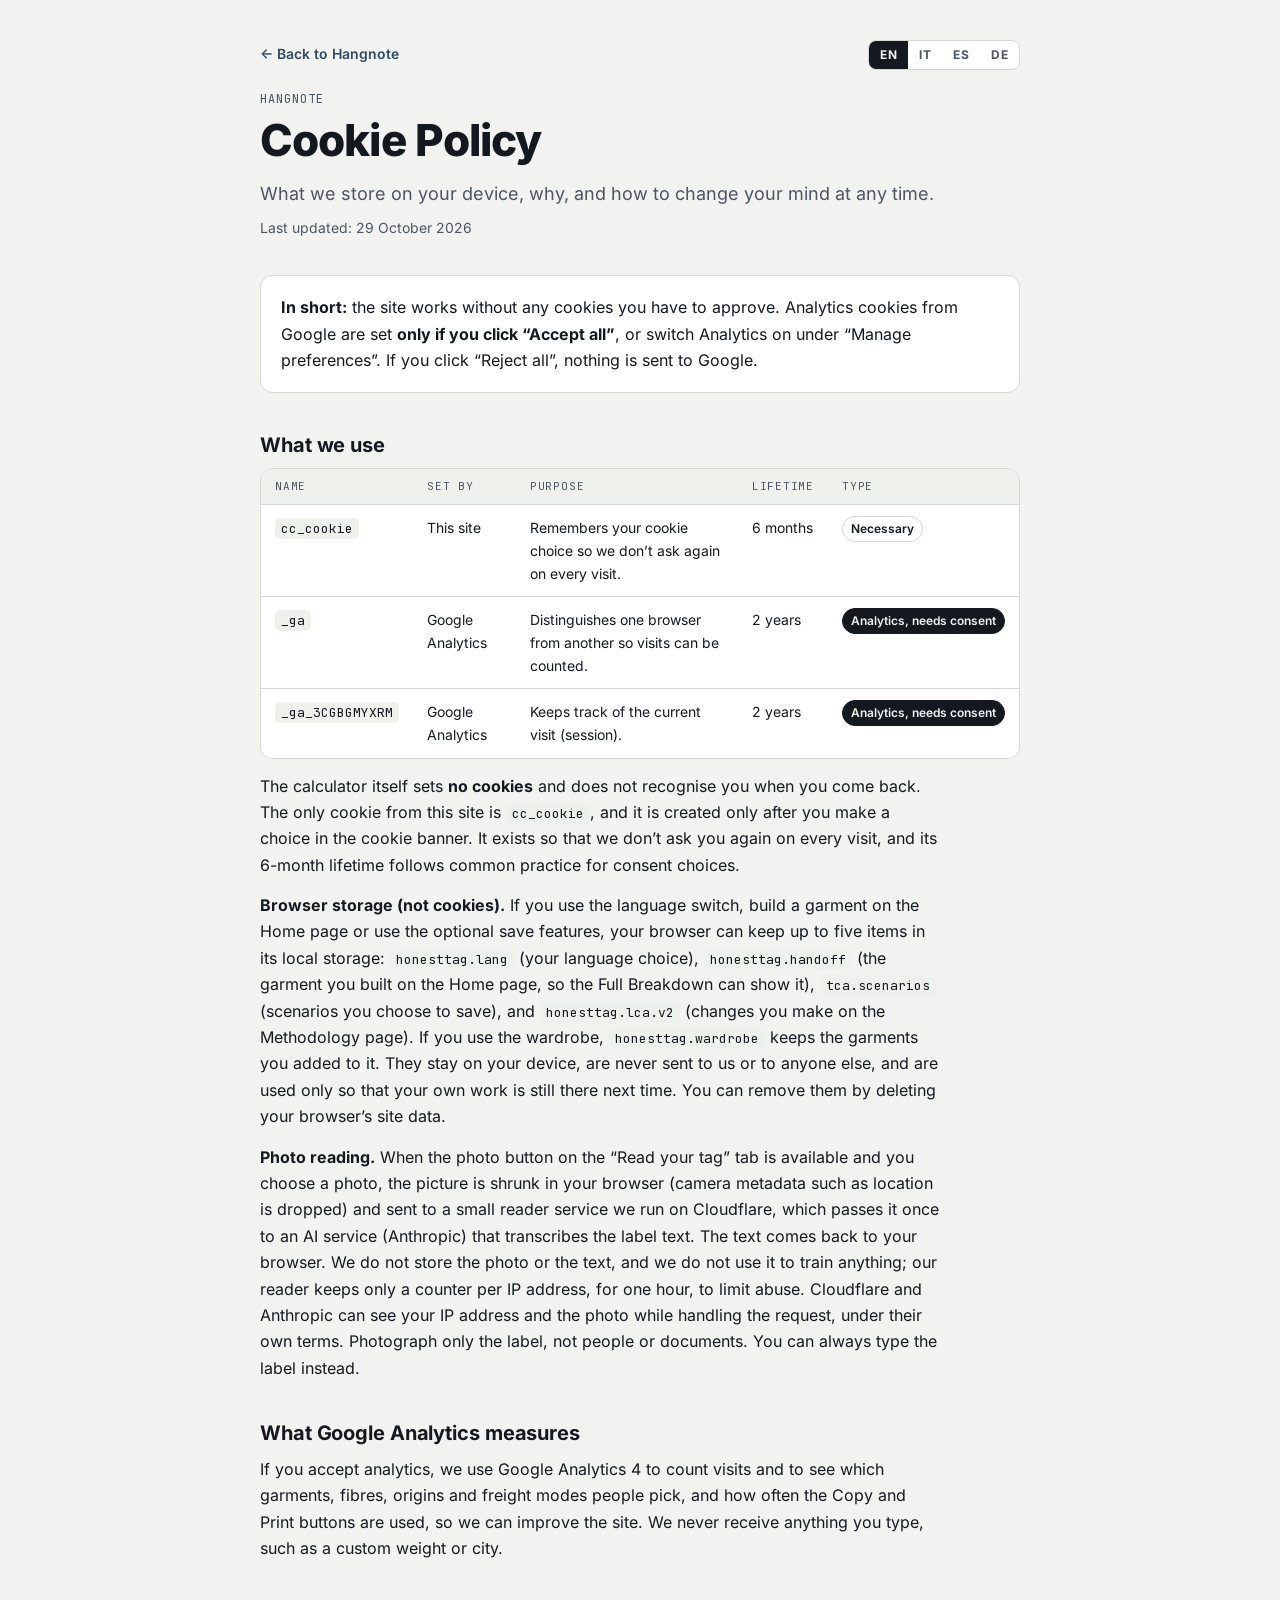
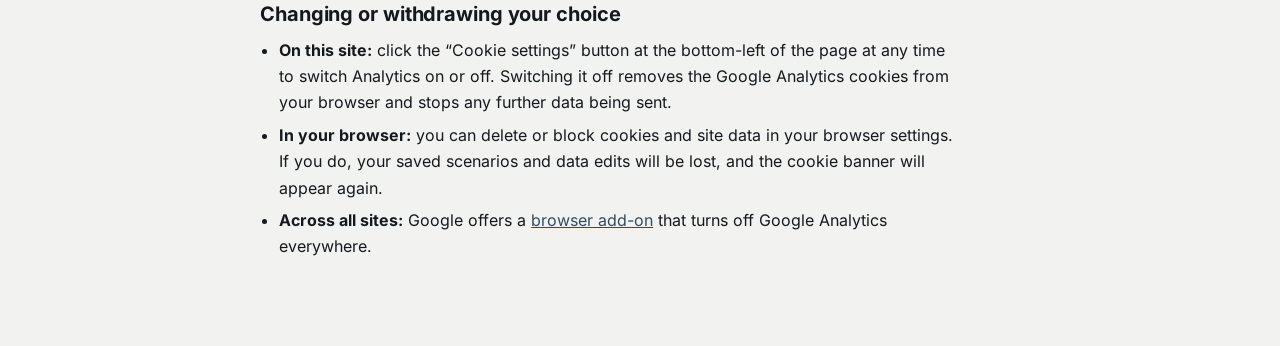
<file: cookie-policy.html>
<!doctype html>
<html lang="en">
<head>
<meta charset="utf-8">
<meta name="viewport" content="width=device-width, initial-scale=1">
<title>Cookie Policy – Hangnote</title>
<meta name="description" content="How Hangnote uses cookies and local storage, what Google Analytics measures, and how to change your choice.">
<link rel="stylesheet" href="fonts/fonts.css">
<style>
:root{
  --paper:#F2F3F0; --card:#FFFFFF; --ink:#14181F; --muted:#4b5563; --rule:#D5D8D2;
  --accent:#2F4B63; --mark-bg:#FFF1B8; --mark-ink:#5c4400; --code-bg:#EEF0EC;
}
@media (prefers-color-scheme: dark){
  :root:not([data-theme="light"]){
    --paper:#0F1217; --card:#171B22; --ink:#ECEEF0; --muted:#A5ACB6; --rule:#2B313B;
    --accent:#8DB6D6; --mark-bg:#4A3B08; --mark-ink:#FFE9A6; --code-bg:#1E232B; color-scheme:dark;
  }
}
:root[data-theme="dark"]{
  --paper:#0F1217; --card:#171B22; --ink:#ECEEF0; --muted:#A5ACB6; --rule:#2B313B;
  --accent:#8DB6D6; --mark-bg:#4A3B08; --mark-ink:#FFE9A6; --code-bg:#1E232B; color-scheme:dark;
}
*{box-sizing:border-box}
body{margin:0;background:var(--paper);color:var(--ink);font:16px/1.65 Archivo,system-ui,-apple-system,"Segoe UI",sans-serif;
  padding-left:max(16px,env(safe-area-inset-left,0px));padding-right:max(16px,env(safe-area-inset-right,0px));}
.wrap{max-width:760px;margin:0 auto;padding-block:40px 72px}
.back{display:inline-block;font-size:14px;font-weight:600;color:var(--accent);text-decoration:none;margin-bottom:28px}
.back:hover{text-decoration:underline}
.eyebrow{font:500 12px/1 "JetBrains Mono",ui-monospace,monospace;letter-spacing:.08em;text-transform:uppercase;color:var(--muted);margin:0 0 12px}
h1{font-size:clamp(30px,6vw,44px);line-height:1.08;letter-spacing:-.02em;font-weight:800;margin:0 0 14px;text-wrap:balance}
.lede{font-size:18px;color:var(--muted);margin:0 0 8px;max-width:62ch}
.updated{font-size:14px;color:var(--muted);margin:0 0 36px}
h2{font-size:20px;line-height:1.25;font-weight:700;margin:40px 0 10px;letter-spacing:-.005em;text-wrap:balance}
p,li{max-width:68ch}
p{margin:0 0 14px}
ul{padding-left:1.2em;margin:0 0 14px}
li{margin-bottom:6px}
a{color:var(--accent)}
mark{background:var(--mark-bg);color:var(--mark-ink);padding:1px 5px;border-radius:4px}
code{font:500 13px "JetBrains Mono",ui-monospace,monospace;background:var(--code-bg);padding:2px 6px;border-radius:5px;overflow-wrap:anywhere}
td code{white-space:nowrap;overflow-wrap:normal}
.summary{background:var(--card);border:1px solid var(--rule);border-radius:12px;padding:18px 20px;margin:0 0 8px}
.summary p{margin:0}
.summary p+p{margin-top:8px}
.tablewrap{overflow-x:auto;border:1px solid var(--rule);border-radius:12px;background:var(--card);margin:0 0 14px}
table{border-collapse:collapse;width:100%;min-width:640px;font-size:14px}
th,td{text-align:left;vertical-align:top;padding:11px 14px;border-bottom:1px solid var(--rule)}
th{font:500 11px/1.2 "JetBrains Mono",ui-monospace,monospace;letter-spacing:.07em;text-transform:uppercase;color:var(--muted);background:var(--code-bg)}
tr:last-child td{border-bottom:0}
.tag{display:inline-block;font-size:12px;font-weight:600;padding:2px 8px;border-radius:999px;border:1px solid var(--rule);white-space:nowrap}
.tag.consent{background:var(--ink);color:var(--paper);border-color:var(--ink)}
footer{margin-top:48px;padding-top:20px;border-top:1px solid var(--rule);font-size:14px;color:var(--muted)}
.langsw{display:inline-flex;border:1px solid var(--rule);border-radius:8px;overflow:hidden;float:right;background:var(--card)}
.langsw button{font:700 12px/1 Archivo,system-ui,sans-serif;letter-spacing:.04em;padding:8px 11px;border:0;background:transparent;color:var(--muted);cursor:pointer}
.langsw button.on{background:var(--ink);color:var(--paper)}
[hidden]{display:none!important}
</style>
<link rel="icon" type="image/svg+xml" href="data:image/svg+xml,%3Csvg xmlns=%27http://www.w3.org/2000/svg%27 viewBox=%270 0 64 64%27 fill=%27none%27 stroke-linecap=%27round%27 stroke-linejoin=%27round%27%3E%3Cpath d=%27M22 6 H42 L52 16 V44 a4 4 0 0 1 -4 4 H30 L20 57 V48 H16 a4 4 0 0 1 -4 -4 V16 Z%27 stroke=%2314181F stroke-width=%273.5%27 stroke-linejoin=%27round%27/%3E%3Ccircle cx=%2732%27 cy=%2716%27 r=%273.5%27 stroke=%230071E3 stroke-width=%273.5%27/%3E%3Cpath d=%27M22 29 H42 M22 37 H35%27 stroke=%2314181F stroke-width=%273.5%27/%3E%3C/svg%3E">
<link rel="canonical" href="https://hangnote.de/cookie-policy.html">
<meta name="theme-color" content="#F5F5F7" media="(prefers-color-scheme: light)">
<meta name="theme-color" content="#000000" media="(prefers-color-scheme: dark)">
<meta property="og:type" content="website">
<meta property="og:site_name" content="Hangnote">
<meta property="og:title" content="Cookie Policy – Hangnote">
<meta property="og:description" content="How Hangnote uses cookies and local storage, and how to change your choice.">
<meta property="og:url" content="https://hangnote.de/cookie-policy.html">
<meta property="og:image" content="https://hangnote.de/og.png">
<meta property="og:image:width" content="1200">
<meta property="og:image:height" content="630">
<meta property="og:image:alt" content="Hangnote: what your clothes really cost the planet">
<meta name="twitter:card" content="summary_large_image">
<meta name="twitter:title" content="Cookie Policy – Hangnote">
<meta name="twitter:description" content="How Hangnote uses cookies and local storage, and how to change your choice.">
<meta name="twitter:image" content="https://hangnote.de/og.png">
</head>
<body>
<main class="wrap">
  <div class="langsw" role="group" aria-label="Language"><button type="button" data-set="en">EN</button><button type="button" data-set="it">IT</button><button type="button" data-set="es">ES</button><button type="button" data-set="de">DE</button></div>
  <div data-l="en">
  <a class="back" href="./">&larr; Back to Hangnote</a>

  <p class="eyebrow">Hangnote</p>
  <h1>Cookie Policy</h1>
  <p class="lede">What we store on your device, why, and how to change your mind at any time.</p>
  <p class="updated">Last updated: 29 October 2026</p>

  <div class="summary">
    <p><strong>In short:</strong> the site works without any cookies you have to approve. Analytics cookies from Google are set <strong>only if you click “Accept all”</strong>, or switch Analytics on under “Manage preferences”. If you click “Reject all”, nothing is sent to Google.</p>
  </div>

  <h2>What we use</h2>
  <div class="tablewrap">
    <table>
      <thead>
        <tr><th>Name</th><th>Set by</th><th>Purpose</th><th>Lifetime</th><th>Type</th></tr>
      </thead>
      <tbody>
        <tr>
          <td><code>cc_cookie</code></td>
          <td>This site</td>
          <td>Remembers your cookie choice so we don’t ask again on every visit.</td>
          <td>6 months</td>
          <td><span class="tag">Necessary</span></td>
        </tr>
        <tr>
          <td><code>_ga</code></td>
          <td>Google Analytics</td>
          <td>Distinguishes one browser from another so visits can be counted.</td>
          <td>2 years</td>
          <td><span class="tag consent">Analytics, needs consent</span></td>
        </tr>
        <tr>
          <td><code>_ga_3CGBGMYXRM</code></td>
          <td>Google Analytics</td>
          <td>Keeps track of the current visit (session).</td>
          <td>2 years</td>
          <td><span class="tag consent">Analytics, needs consent</span></td>
        </tr>
      </tbody>
    </table>
  </div>
  <p>The calculator itself sets <strong>no cookies</strong> and does not recognise you when you come back. The only cookie from this site is <code>cc_cookie</code>, and it is created only after you make a choice in the cookie banner. It exists so that we don’t ask you again on every visit, and its 6-month lifetime follows common practice for consent choices.</p>
  <p><strong>Browser storage (not cookies).</strong> If you use the language switch, build a garment on the Home page or use the optional save features, your browser can keep up to five items in its local storage: <code>honesttag.lang</code> (your language choice), <code>honesttag.handoff</code> (the garment you built on the Home page, so the Full Breakdown can show it), <code>tca.scenarios</code> (scenarios you choose to save), and <code>honesttag.lca.v2</code> (changes you make on the Methodology page). If you use the wardrobe, <code>honesttag.wardrobe</code> keeps the garments you added to it. They stay on your device, are never sent to us or to anyone else, and are used only so that your own work is still there next time. You can remove them by deleting your browser’s site data.</p>
  <p><strong>Photo reading.</strong> When the photo button on the “Read your tag” tab is available and you choose a photo, the picture is shrunk in your browser (camera metadata such as location is dropped) and sent to a small reader service we run on Cloudflare, which passes it once to an AI service (Anthropic) that transcribes the label text. The text comes back to your browser. We do not store the photo or the text, and we do not use it to train anything; our reader keeps only a counter per IP address, for one hour, to limit abuse. Cloudflare and Anthropic can see your IP address and the photo while handling the request, under their own terms. Photograph only the label, not people or documents. You can always type the label instead.</p>

  <h2>What Google Analytics measures</h2>
  <p>If you accept analytics, we use Google Analytics 4 to count visits and to see which garments, fibres, origins and freight modes people pick, and how often the Copy and Print buttons are used, so we can improve the site. We never receive anything you type, such as a custom weight or city.</p>

  <h2>Changing or withdrawing your choice</h2>
  <ul>
    <li><strong>On this site:</strong> click the “Cookie settings” button at the bottom-left of the page at any time to switch Analytics on or off. Switching it off removes the Google Analytics cookies from your browser and stops any further data being sent.</li>
    <li><strong>In your browser:</strong> you can delete or block cookies and site data in your browser settings. If you do, your saved scenarios and data edits will be lost, and the cookie banner will appear again.</li>
    <li><strong>Across all sites:</strong> Google offers a <a href="https://tools.google.com/dlpage/gaoptout" target="_blank" rel="noopener">browser add-on</a> that turns off Google Analytics everywhere.</li>
  </ul>
</div>
<div data-l="it" hidden>
  <a class="back" href="./">&larr; Torna a Hangnote</a>

  <p class="eyebrow">Hangnote</p>
  <h1>Informativa sui cookie</h1>
  <p class="lede">Cosa memorizziamo sul tuo dispositivo, perché, e come cambiare idea in qualsiasi momento.</p>
  <p class="updated">Ultimo aggiornamento: 29 ottobre 2026</p>

  <div class="summary">
    <p><strong>In breve:</strong> il sito funziona senza cookie da approvare. I cookie di analisi di Google vengono impostati <strong>solo se clicchi «Accetta tutti»</strong>, oppure attivi Analisi in «Gestisci preferenze». Se clicchi «Rifiuta tutti», nulla viene inviato a Google.</p>
  </div>

  <h2>Cosa usiamo</h2>
  <div class="tablewrap">
    <table>
      <thead>
        <tr><th>Nome</th><th>Impostato da</th><th>Scopo</th><th>Durata</th><th>Tipo</th></tr>
      </thead>
      <tbody>
        <tr>
          <td><code>cc_cookie</code></td>
          <td>Questo sito</td>
          <td>Ricorda la tua scelta sui cookie, così non te la chiediamo a ogni visita.</td>
          <td>6 mesi</td>
          <td><span class="tag">Necessario</span></td>
        </tr>
        <tr>
          <td><code>_ga</code></td>
          <td>Google Analytics</td>
          <td>Distingue un browser da un altro per poter contare le visite.</td>
          <td>2 anni</td>
          <td><span class="tag consent">Analisi, richiede consenso</span></td>
        </tr>
        <tr>
          <td><code>_ga_3CGBGMYXRM</code></td>
          <td>Google Analytics</td>
          <td>Tiene traccia della visita in corso (sessione).</td>
          <td>2 anni</td>
          <td><span class="tag consent">Analisi, richiede consenso</span></td>
        </tr>
      </tbody>
    </table>
  </div>
  <p>Il calcolatore in sé <strong>non imposta cookie</strong> e non ti riconosce quando ritorni. L'unico cookie di questo sito è <code>cc_cookie</code>, creato solo dopo che hai fatto una scelta nel banner dei cookie. Serve a non chiedertela di nuovo a ogni visita e la sua durata di 6 mesi segue la prassi comune per le scelte di consenso.</p>
  <p><strong>Archiviazione del browser (non cookie).</strong> Se usi il cambio lingua, crei un capo nella Home o usi le funzioni di salvataggio opzionali, il tuo browser può conservare fino a cinque elementi nella memoria locale: <code>honesttag.lang</code> (la lingua scelta), <code>honesttag.handoff</code> (il capo creato nella Home, perché l’Approfondimento LCA possa mostrarlo), <code>tca.scenarios</code> (gli scenari che scegli di salvare) e <code>honesttag.lca.v2</code> (le modifiche fatte nella pagina Metodologia). Se usi l’armadio, <code>honesttag.wardrobe</code> conserva i capi che hai aggiunto. Restano sul tuo dispositivo, non vengono mai inviati a noi né ad altri, e servono solo a ritrovare il tuo lavoro la volta successiva. Puoi rimuoverli cancellando i dati del sito dal browser.</p>
  <p><strong>Lettura da foto.</strong> Quando il pulsante della foto nella scheda «Leggi la tua etichetta» è disponibile e scegli una foto, l’immagine viene ridotta nel tuo browser (i metadati della fotocamera, come la posizione, vengono eliminati) e inviata a un piccolo servizio di lettura che gestiamo su Cloudflare, il quale la passa una sola volta a un servizio di IA (Anthropic) che trascrive il testo dell’etichetta. Il testo torna al tuo browser. Non conserviamo né la foto né il testo e non li usiamo per addestrare nulla; il nostro servizio tiene solo un contatore per indirizzo IP, per un’ora, per limitare gli abusi. Cloudflare e Anthropic possono vedere il tuo indirizzo IP e la foto durante l’elaborazione, secondo le proprie condizioni. Fotografa solo l’etichetta, non persone o documenti. Puoi sempre scrivere l’etichetta a mano.</p>

  <h2>Cosa misura Google Analytics</h2>
  <p>Se accetti l'analisi, usiamo Google Analytics 4 per contare le visite e vedere quali capi, fibre, origini e modalità di trasporto vengono scelti e quanto spesso si usano i pulsanti Copia e Stampa, così da migliorare il sito. Non riceviamo mai ciò che scrivi, come un peso o una città personalizzati.</p>

  <h2>Modificare o ritirare la tua scelta</h2>
  <ul>
    <li><strong>Su questo sito:</strong> clicca in qualsiasi momento il pulsante «Impostazioni cookie» in basso a sinistra per attivare o disattivare l'Analisi. Disattivarla rimuove dal browser i cookie di Google Analytics e interrompe l'invio di ulteriori dati.</li>
    <li><strong>Nel browser:</strong> puoi eliminare o bloccare cookie e dati dei siti nelle impostazioni del browser. In tal caso, gli scenari salvati e le modifiche ai dati andranno persi e il banner dei cookie ricomparirà.</li>
    <li><strong>Su tutti i siti:</strong> Google offre un <a href="https://tools.google.com/dlpage/gaoptout" target="_blank" rel="noopener">componente aggiuntivo del browser</a> che disattiva Google Analytics ovunque.</li>
  </ul>
</div>
<div data-l="es" hidden>
  <a class="back" href="./">&larr; Volver a Hangnote</a>

  <p class="eyebrow">Hangnote</p>
  <h1>Política de cookies</h1>
  <p class="lede">Qué guardamos en tu dispositivo, por qué, y cómo cambiar de opinión en cualquier momento.</p>
  <p class="updated">Última actualización: 29 de octubre de 2026</p>

  <div class="summary">
    <p><strong>En resumen:</strong> el sitio funciona sin ninguna cookie que tengas que aprobar. Las cookies de analítica de Google se instalan <strong>solo si pulsas «Aceptar todas»</strong>, o activas Analítica en «Gestionar preferencias». Si pulsas «Rechazar todas», no se envía nada a Google.</p>
  </div>

  <h2>Qué usamos</h2>
  <div class="tablewrap">
    <table>
      <thead>
        <tr><th>Nombre</th><th>Instalada por</th><th>Finalidad</th><th>Duración</th><th>Tipo</th></tr>
      </thead>
      <tbody>
        <tr>
          <td><code>cc_cookie</code></td>
          <td>Este sitio</td>
          <td>Recuerda tu elección sobre las cookies para no preguntártela en cada visita.</td>
          <td>6 meses</td>
          <td><span class="tag">Necesaria</span></td>
        </tr>
        <tr>
          <td><code>_ga</code></td>
          <td>Google Analytics</td>
          <td>Distingue un navegador de otro para poder contar las visitas.</td>
          <td>2 años</td>
          <td><span class="tag consent">Analítica, requiere consentimiento</span></td>
        </tr>
        <tr>
          <td><code>_ga_3CGBGMYXRM</code></td>
          <td>Google Analytics</td>
          <td>Registra la visita en curso (sesión).</td>
          <td>2 años</td>
          <td><span class="tag consent">Analítica, requiere consentimiento</span></td>
        </tr>
      </tbody>
    </table>
  </div>
  <p>La calculadora en sí <strong>no instala cookies</strong> y no te reconoce cuando vuelves. La única cookie de este sitio es <code>cc_cookie</code>, y se crea solo después de que hagas una elección en el aviso de cookies. Existe para no volver a preguntártelo en cada visita, y su duración de 6 meses sigue la práctica habitual para las elecciones de consentimiento.</p>
  <p><strong>Almacenamiento del navegador (no son cookies).</strong> Si usas el selector de idioma, creas una prenda en la página de Inicio o usas las funciones opcionales de guardado, tu navegador puede conservar hasta cinco elementos en su almacenamiento local: <code>honesttag.lang</code> (el idioma elegido), <code>honesttag.handoff</code> (la prenda que creaste en Inicio, para que el Análisis LCA pueda mostrarla), <code>tca.scenarios</code> (los escenarios que decidas guardar) y <code>honesttag.lca.v2</code> (los cambios que hagas en la página de Metodología). Si usas el armario, <code>honesttag.wardrobe</code> guarda las prendas que has añadido. Permanecen en tu dispositivo, nunca se envían a nosotros ni a nadie más, y solo sirven para que tu trabajo siga ahí la próxima vez. Puedes eliminarlos borrando los datos del sitio en tu navegador.</p>
  <p><strong>Lectura por foto.</strong> Cuando el botón de foto de la pestaña «Lee tu etiqueta» está disponible y eliges una foto, la imagen se reduce en tu navegador (se eliminan los metadatos de la cámara, como la ubicación) y se envía a un pequeño servicio de lectura que gestionamos en Cloudflare, que la pasa una sola vez a un servicio de IA (Anthropic) que transcribe el texto de la etiqueta. El texto vuelve a tu navegador. No guardamos la foto ni el texto ni los usamos para entrenar nada; nuestro servicio solo guarda un contador por dirección IP, durante una hora, para limitar abusos. Cloudflare y Anthropic pueden ver tu dirección IP y la foto mientras procesan la petición, según sus propias condiciones. Fotografía solo la etiqueta, no personas ni documentos. Siempre puedes escribir la etiqueta a mano.</p>

  <h2>Qué mide Google Analytics</h2>
  <p>Si aceptas la analítica, usamos Google Analytics 4 para contar las visitas y ver qué prendas, fibras, orígenes y modos de transporte se eligen, y con qué frecuencia se usan los botones Copiar e Imprimir, con el fin de mejorar el sitio. Nunca recibimos lo que escribes, como un peso o una ciudad personalizados.</p>

  <h2>Cambiar o retirar tu elección</h2>
  <ul>
    <li><strong>En este sitio:</strong> pulsa en cualquier momento el botón «Ajustes de cookies» de la esquina inferior izquierda para activar o desactivar la Analítica. Al desactivarla se eliminan de tu navegador las cookies de Google Analytics y se deja de enviar más datos.</li>
    <li><strong>En tu navegador:</strong> puedes eliminar o bloquear las cookies y los datos de sitios en los ajustes del navegador. Si lo haces, se perderán tus escenarios guardados y tus ediciones de datos, y el aviso de cookies volverá a aparecer.</li>
    <li><strong>En todos los sitios:</strong> Google ofrece un <a href="https://tools.google.com/dlpage/gaoptout" target="_blank" rel="noopener">complemento del navegador</a> que desactiva Google Analytics en todas partes.</li>
  </ul>
</div>
<div data-l="de" hidden>
  <a class="back" href="./">&larr; Zurück zu Hangnote</a>

  <p class="eyebrow">Hangnote</p>
  <h1>Cookie-Richtlinie</h1>
  <p class="lede">Was wir auf deinem Gerät speichern, warum, und wie du deine Meinung jederzeit ändern kannst.</p>
  <p class="updated">Zuletzt aktualisiert: 29. Oktober 2026</p>

  <div class="summary">
    <p><strong>Kurz gesagt:</strong> Die Website funktioniert ohne Cookies, die du bestätigen müsstest. Die Analyse-Cookies von Google werden <strong>nur gesetzt, wenn du auf „Alle akzeptieren“ klickst</strong> oder unter „Einstellungen verwalten“ die Analyse aktivierst. Wenn du auf „Alle ablehnen“ klickst, wird nichts an Google gesendet.</p>
  </div>

  <h2>Was wir verwenden</h2>
  <div class="tablewrap">
    <table>
      <thead>
        <tr><th>Name</th><th>Gesetzt von</th><th>Zweck</th><th>Dauer</th><th>Art</th></tr>
      </thead>
      <tbody>
        <tr>
          <td><code>cc_cookie</code></td>
          <td>Diese Website</td>
          <td>Merkt sich deine Cookie-Auswahl, damit wir dich nicht bei jedem Besuch erneut fragen.</td>
          <td>6 Monate</td>
          <td><span class="tag">Erforderlich</span></td>
        </tr>
        <tr>
          <td><code>_ga</code></td>
          <td>Google Analytics</td>
          <td>Unterscheidet einen Browser vom anderen, damit Besuche gezählt werden können.</td>
          <td>2 Jahre</td>
          <td><span class="tag consent">Analyse, Einwilligung erforderlich</span></td>
        </tr>
        <tr>
          <td><code>_ga_3CGBGMYXRM</code></td>
          <td>Google Analytics</td>
          <td>Erfasst den aktuellen Besuch (Sitzung).</td>
          <td>2 Jahre</td>
          <td><span class="tag consent">Analyse, Einwilligung erforderlich</span></td>
        </tr>
      </tbody>
    </table>
  </div>
  <p>Der Rechner selbst <strong>setzt keine Cookies</strong> und erkennt dich nicht wieder, wenn du zurückkommst. Das einzige Cookie dieser Website ist <code>cc_cookie</code>; es wird erst angelegt, nachdem du im Cookie-Hinweis eine Auswahl getroffen hast. Es dient dazu, dich nicht bei jedem Besuch erneut zu fragen, und seine Dauer von 6 Monaten entspricht der üblichen Praxis für Einwilligungsentscheidungen.</p>
  <p><strong>Speicher des Browsers (keine Cookies).</strong> Wenn du den Sprachwechsel nutzt, auf der Startseite ein Kleidungsstück erstellst oder die optionalen Speicherfunktionen verwendest, kann dein Browser bis zu fünf Einträge in seinem lokalen Speicher ablegen: <code>honesttag.lang</code> (deine Sprachauswahl), <code>honesttag.handoff</code> (das Kleidungsstück, das du auf der Startseite erstellt hast, damit LCA im Detail es anzeigen kann), <code>tca.scenarios</code> (Szenarien, die du speichern möchtest) und <code>honesttag.lca.v2</code> (Änderungen, die du auf der Seite Methodik vornimmst). Wenn du den Kleiderschrank nutzt, speichert <code>honesttag.wardrobe</code> die Teile, die du hinzugefügt hast. Sie bleiben auf deinem Gerät, werden weder an uns noch an Dritte gesendet und dienen nur dazu, dass deine eigene Arbeit beim nächsten Mal noch da ist. Du kannst sie entfernen, indem du die Websitedaten deines Browsers löschst.</p>
  <p><strong>Foto lesen.</strong> Wenn der Foto-Button auf dem Tab „Etikett lesen“ verfügbar ist und du ein Foto wählst, wird das Bild in deinem Browser verkleinert (Kamera-Metadaten wie der Standort werden entfernt) und an einen kleinen Lesedienst gesendet, den wir bei Cloudflare betreiben. Dieser gibt es einmalig an einen KI-Dienst (Anthropic) weiter, der den Etikett-Text abschreibt. Der Text geht an deinen Browser zurück. Wir speichern weder Foto noch Text und nutzen sie nicht zum Training; unser Dienst führt nur für eine Stunde einen Zähler pro IP-Adresse, um Missbrauch zu begrenzen. Cloudflare und Anthropic können deine IP-Adresse und das Foto während der Verarbeitung sehen, nach ihren eigenen Bedingungen. Fotografiere nur das Etikett, keine Personen oder Dokumente. Du kannst das Etikett jederzeit auch eintippen.</p>

  <h2>Was Google Analytics misst</h2>
  <p>Wenn du die Analyse akzeptierst, nutzen wir Google Analytics 4, um Besuche zu zählen und zu sehen, welche Kleidungsstücke, Fasern, Herkunftsländer und Transportarten gewählt werden und wie oft die Schaltflächen Kopieren und Drucken verwendet werden, um die Website zu verbessern. Was du selbst eingibst, etwa ein eigenes Gewicht oder eine eigene Stadt, erhalten wir nie.</p>

  <h2>Deine Auswahl ändern oder widerrufen</h2>
  <ul>
    <li><strong>Auf dieser Website:</strong> Klicke jederzeit unten links auf die Schaltfläche „Cookie-Einstellungen“, um die Analyse ein- oder auszuschalten. Beim Ausschalten werden die Google-Analytics-Cookies aus deinem Browser entfernt, und es werden keine weiteren Daten gesendet.</li>
    <li><strong>In deinem Browser:</strong> Du kannst Cookies und Websitedaten in den Browsereinstellungen löschen oder blockieren. Dann gehen deine gespeicherten Szenarien und Datenänderungen verloren, und der Cookie-Hinweis erscheint erneut.</li>
    <li><strong>Auf allen Websites:</strong> Google bietet ein <a href="https://tools.google.com/dlpage/gaoptout" target="_blank" rel="noopener">Browser-Add-on</a>, das Google Analytics überall deaktiviert.</li>
  </ul>
</div>
</main>
<script>
(function(){
function nl(){var n=navigator.language||'';return /^it/i.test(n)?'it':/^es/i.test(n)?'es':/^de/i.test(n)?'de':'en';}
var l='en';try{var v=localStorage.getItem('honesttag.lang');if(v==='it'||v==='en'||v==='es'||v==='de')l=v;else l=nl();}catch(e){l=nl();}
function set(x,save){l=x;document.documentElement.lang=x;
 document.querySelectorAll('[data-l]').forEach(function(d){d.hidden=d.getAttribute('data-l')!==x;});
 document.querySelectorAll('.langsw button').forEach(function(b){b.className=b.getAttribute('data-set')===x?'on':'';b.setAttribute('aria-pressed',b.getAttribute('data-set')===x);});
 document.title=({it:'Informativa sui cookie',es:'Política de cookies',de:'Cookie-Richtlinie'}[x]||'Cookie Policy')+' | Hangnote';
 if(save){try{localStorage.setItem('honesttag.lang',x)}catch(e){}}}
document.addEventListener('click',function(e){var b=e.target.closest&&e.target.closest('.langsw button');if(b)set(b.getAttribute('data-set'),true);});
set(l,false);
})();
</script>

</body>
</html>
</file>
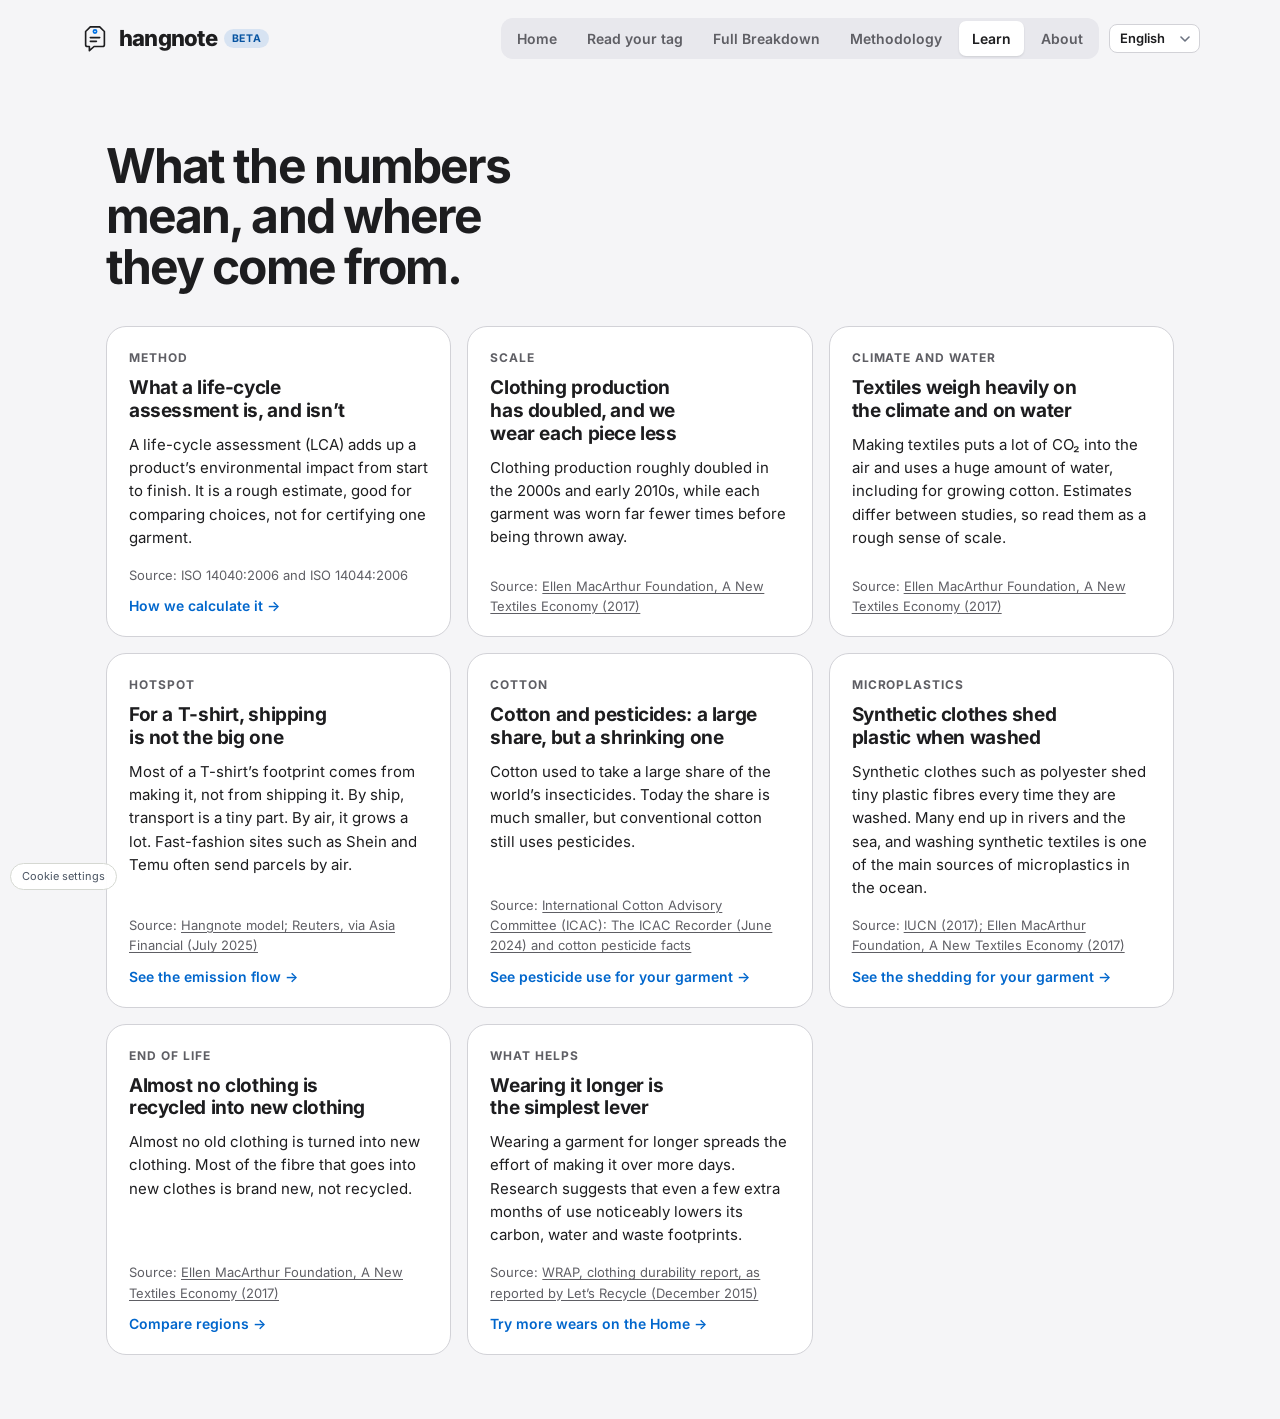
<file: learn.html>
<!doctype html>
<html lang="en">
<head>
<meta charset="utf-8">
<meta name="viewport" content="width=device-width, initial-scale=1, viewport-fit=cover">
<meta name="description" content="Short, sourced facts about clothes and the environment, with the source and year on every card.">
<link rel="icon" type="image/svg+xml" href="data:image/svg+xml,%3Csvg xmlns=%27http://www.w3.org/2000/svg%27 viewBox=%270 0 64 64%27 fill=%27none%27 stroke-linecap=%27round%27 stroke-linejoin=%27round%27%3E%3Cpath d=%27M22 6 H42 L52 16 V44 a4 4 0 0 1 -4 4 H30 L20 57 V48 H16 a4 4 0 0 1 -4 -4 V16 Z%27 stroke=%2314181F stroke-width=%273.5%27 stroke-linejoin=%27round%27/%3E%3Ccircle cx=%2732%27 cy=%2716%27 r=%273.5%27 stroke=%230071E3 stroke-width=%273.5%27/%3E%3Cpath d=%27M22 29 H42 M22 37 H35%27 stroke=%2314181F stroke-width=%273.5%27/%3E%3C/svg%3E">
<title>Learn – Hangnote</title>
<meta name="claude:viewport-fit-sides" content="cover">
<link rel="stylesheet" href="fonts/fonts.css">
<style>
:root{
  --paper:#F5F5F7; --card:#FFFFFF; --ink:#1D1D1F; --muted:#5E5E64; --rule:#D2D2D7; --soft:#E8E8ED; --sel:#0071E3; --on-sel:#FFFFFF;
  --accent:#0066CC; --thread:#0071E3; --good:#2E7D5B; --bad:#9E3A22;
  --s-raw:#84CC16; --s-yarn:#3B82F6; --s-wet:#6366F1; --s-asm:#A855F7; --s-fr:#F59E0B; --s-use:#06B6D4; --s-eol:#F43F5E;
  --label:#FFFFFF; --shadow:0 24px 60px -24px rgba(0,0,0,.28);
}
@media (prefers-color-scheme: dark){:root:not([data-theme="light"]){
  --paper:#000000; --card:#1C1C1E; --ink:#F5F5F7; --muted:#A1A1A6; --rule:#38383A; --soft:#2C2C2E; --sel:#0A6CD6; --on-sel:#FFFFFF;
  --accent:#2997FF; --thread:#0A84FF; --good:#5CC093; --bad:#E7765C; --label:#1C1C1E; --shadow:0 18px 40px -22px rgba(0,0,0,.8); color-scheme:dark}}
:root[data-theme="dark"]{
  --paper:#000000; --card:#1C1C1E; --ink:#F5F5F7; --muted:#A1A1A6; --rule:#38383A; --soft:#2C2C2E; --sel:#0A6CD6; --on-sel:#FFFFFF;
  --accent:#2997FF; --thread:#0A84FF; --good:#5CC093; --bad:#E7765C; --label:#1C1C1E; --shadow:0 18px 40px -22px rgba(0,0,0,.8); color-scheme:dark}
*{box-sizing:border-box}
body{margin:0;background:var(--paper);color:var(--ink);font:17px/1.5 -apple-system,BlinkMacSystemFont,"SF Pro Text","SF Pro Display","Helvetica Neue",Inter,Archivo,system-ui,sans-serif;-webkit-font-smoothing:antialiased;
  padding-left:max(16px,env(safe-area-inset-left,0px));padding-right:max(16px,env(safe-area-inset-right,0px))}
button,input,textarea,select{font:inherit;color:inherit}
:focus-visible{outline:2px solid var(--thread);outline-offset:2px}
.num{font-family:"JetBrains Mono",ui-monospace,monospace;font-variant-numeric:tabular-nums}
.top{display:flex;align-items:center;justify-content:space-between;gap:12px;max-width:1120px;margin:0 auto;padding-block:18px}
.brand{display:flex;align-items:center;gap:10px;font-weight:700;text-decoration:none;color:var(--ink)}
.brand svg{width:24px;height:24px}
.proto{font-size:13px;color:var(--muted)}
.shell{max-width:1120px;margin:0 auto;display:grid;grid-template-columns:minmax(0,1fr) 340px;gap:56px;align-items:start;padding-bottom:120px}

/* hero: the care label */
.hero{padding-block:40px 24px;max-width:620px}
.hero h1{font-size:clamp(34px,6vw,58px);line-height:1.02;letter-spacing:-.03em;font-weight:800;margin:0 0 16px;text-wrap:balance}
.hero p{font-size:18px;color:var(--muted);margin:0 0 28px;max-width:52ch}
.care{position:relative;background:var(--label);border-radius:4px;padding:26px 24px 22px;box-shadow:var(--shadow);
  outline:1px dashed color-mix(in srgb,var(--muted) 45%,transparent);outline-offset:-9px}
.care::before,.care::after{content:"";position:absolute;left:24px;right:24px;height:0;border-top:1px dashed color-mix(in srgb,var(--muted) 35%,transparent)}
.care::before{top:0;display:none}
.care label{display:block;font-weight:600;font-size:14px;margin-bottom:8px}
.care textarea{width:100%;min-height:86px;resize:vertical;border:0;background:transparent;font:500 19px/1.5 "JetBrains Mono",ui-monospace,monospace;letter-spacing:.01em;padding:0;outline:none}
.care textarea::placeholder{color:color-mix(in srgb,var(--muted) 70%,transparent)}
.care .hint{font-size:13px;color:var(--muted);margin-top:6px}
.examples{display:flex;flex-wrap:wrap;gap:8px;margin:16px 0 0}
.examples button{border:1px solid var(--rule);background:var(--card);border-radius:999px;padding:6px 12px;font-size:13px;cursor:pointer}
.examples button:hover{border-color:var(--ink)}
.read{margin-top:22px;display:flex;flex-direction:column;gap:12px}
.chips{display:flex;flex-wrap:wrap;gap:8px;align-items:center;min-height:34px}
.chip{display:inline-flex;align-items:center;gap:6px;border-radius:6px;padding:5px 10px;font-size:14px;background:var(--soft)}
.chip.ok{background:color-mix(in srgb,var(--good) 14%,transparent)}
.chip.guess{background:transparent;border:1px dashed var(--rule)}
.chip b{font-weight:700}
.miss{font-size:14px;color:var(--bad)}
.tagh{font-weight:600;letter-spacing:.02em;margin:2px 0 -4px}
.notag{display:flex;flex-direction:column;gap:12px;border-top:1px dashed var(--rule);padding-top:14px}
.notag .q{display:flex;flex-direction:column;gap:6px}.notag .ql{font-size:14px;font-weight:600}
.notag .vchips{margin:0}.notag .vchip:disabled{opacity:.45;cursor:not-allowed}
.notag p.small,#asmnote,#mill-asm{margin:0}
.hero .notag p.small,.hero #asmnote{font-size:13px;line-height:1.45;max-width:none;color:var(--muted)}
.vchip[aria-pressed="true"]:hover{background:var(--sel);color:var(--on-sel)}
.garments{display:flex;flex-wrap:wrap;gap:6px}
.garments button{border:1px solid var(--rule);background:var(--card);border-radius:8px;padding:6px 11px;font-size:14px;cursor:pointer}
.garments button[aria-pressed="true"]{background:var(--ink);color:var(--paper);border-color:var(--ink)}
.row{display:flex;flex-wrap:wrap;align-items:center;gap:10px}
.go{display:inline-flex;align-items:center;gap:10px;border:0;border-radius:10px;background:var(--ink);color:var(--paper);padding:13px 20px;font-weight:700;cursor:pointer;font-size:16px}
.go:disabled{opacity:.4;cursor:not-allowed}
.small{font-size:14px;color:var(--muted)}

/* journey with the thread */
.journey{position:relative;padding-left:44px;margin-top:40px}
.journey[hidden]{display:none}
.thread{position:absolute;left:13px;top:0;bottom:0;width:2px;background-image:repeating-linear-gradient(to bottom,var(--rule) 0 9px,transparent 9px 15px)}
.thread i{position:absolute;inset:0 0 auto 0;height:0;background-image:repeating-linear-gradient(to bottom,var(--thread) 0 9px,transparent 9px 15px);transition:height .25s linear}
.needle{position:absolute;left:7px;width:14px;height:14px;border-radius:50%;background:var(--thread);box-shadow:0 0 0 4px color-mix(in srgb,var(--thread) 22%,transparent);transition:top .25s linear}
.stop{position:relative;padding-block:24px 64px;min-height:62vh}
.stop:last-child{min-height:0}
.knot{position:absolute;left:-38px;top:32px;width:14px;height:14px;border-radius:50%;background:var(--paper);border:2px solid var(--rule);transition:border-color .2s,background .2s}
.stop.reached .knot{border-color:var(--thread);background:var(--thread)}
.where{font-size:14px;color:var(--muted);margin:0 0 4px}
.stop h2{font-size:clamp(26px,3.6vw,36px);line-height:1.1;letter-spacing:-.02em;margin:0 0 12px;text-wrap:balance}
.stop .lede{font-size:18px;max-width:54ch;margin:0 0 22px}
.big{font-weight:700}
.panel{background:var(--card);border:1px solid var(--rule);border-radius:12px;padding:18px}
.panel h3{font-size:15px;margin:0 0 4px}
.panel .small{margin:0 0 12px}
.opts{display:grid;grid-template-columns:repeat(auto-fill,minmax(150px,1fr));gap:8px}
.opt{display:flex;flex-direction:column;align-items:flex-start;gap:2px;text-align:left;border:1px solid var(--rule);background:var(--paper);border-radius:10px;padding:10px 12px;cursor:pointer;min-width:0}
.opt:hover{border-color:var(--ink)}
.opt[aria-pressed="true"]{border-color:var(--ink);box-shadow:inset 0 0 0 1px var(--ink);background:var(--card)}
.opt:disabled{opacity:.45;cursor:not-allowed}
.opt .n{font-weight:600;font-size:14px}
.opt .d{font-size:13px}
.d.up{color:var(--bad)} .d.down{color:var(--good)} .d.same{color:var(--muted)}
.wmap{min-width:0}
.vchips{display:flex;gap:6px;flex-wrap:wrap;margin:2px 0 10px}
.vchip{border:1px solid var(--rule);background:var(--paper);color:var(--ink);border-radius:999px;padding:7px 14px;font-size:13px;font-weight:600;cursor:pointer;min-height:36px}
.off{display:none!important}
.dnote{margin:2px 0 8px}
.linkbtn{border:0;background:none;padding:0;color:var(--accent);font:inherit;font-weight:600;text-decoration:underline;cursor:pointer}
.dq{margin:14px 0 6px;font-size:13px;font-weight:700;letter-spacing:.04em;text-transform:uppercase;color:var(--muted)}
#dest-reg,#dest-ctry{margin-bottom:8px}
#dest-ctry .vchip{font-size:12.5px;padding:6px 12px;min-height:34px}
#dest-ctry .vchip[aria-pressed="true"]{background:var(--accent);border-color:var(--accent);color:var(--card)}
.vchip[aria-pressed="true"]{background:var(--ink);color:var(--card);border-color:var(--ink)}
.wsvg{display:block;width:100%;max-width:640px;height:auto;margin:0 auto;border-radius:10px;background:color-mix(in srgb,var(--accent) 7%,var(--card));border:1px solid var(--rule);touch-action:manipulation}
.wsvg .land{fill:color-mix(in srgb,var(--ink) 9%,var(--card));stroke:var(--rule);stroke-width:1px;vector-effect:non-scaling-stroke}
.wsvg .cp{stroke:var(--card);stroke-width:1.2px;vector-effect:non-scaling-stroke;cursor:pointer;outline:none}
.wsvg .cp:hover,.wsvg .cp:focus-visible{stroke:var(--ink);stroke-width:2.4px}
.wsvg .cp[aria-pressed="true"]{stroke:var(--ink);stroke-width:1.6px}
.wsvg .wd{font-weight:700}
.wsvg .wd .up{fill:var(--bad)}
.wsvg .wd .dn{fill:var(--good)}
.wsvg .hit{fill:transparent;cursor:pointer}
body.sheet-open #ht-cc-open{display:none!important}
.wsvg .ldr{stroke:var(--ink);stroke-width:1px;vector-effect:non-scaling-stroke;opacity:.55;pointer-events:none}
.wsvg circle.ldr{fill:var(--ink);stroke:none}
.wsvg .wl{fill:var(--ink);font-weight:800;letter-spacing:.02em;pointer-events:none;paint-order:stroke;stroke:var(--card);stroke-width:3px;stroke-linejoin:round;vector-effect:non-scaling-stroke;font-family:inherit}
.tinfo{margin:14px 0 6px;font-weight:600;font-size:15px;min-height:1.6em}
.tleg{display:flex;align-items:center;gap:8px;font-size:12px;color:var(--muted)}
.tleg i{display:block;width:110px;height:8px;border-radius:4px;background:linear-gradient(90deg,color-mix(in srgb,var(--good) 58%,var(--card)),var(--card),color-mix(in srgb,var(--bad) 58%,var(--card)));border:1px solid var(--rule)}
.tlist{margin-top:14px;font-size:14px}
.tlist summary{cursor:pointer;color:var(--accent);font-weight:600}
.tlist .clist{margin-top:10px}
.clist{display:flex;flex-direction:column;gap:6px}
.crow{display:grid;grid-template-columns:minmax(0,1.15fr) minmax(0,1.6fr) minmax(58px,auto);align-items:center;gap:10px;width:100%;padding:9px 12px}
.crow .cn{display:flex;flex-direction:column;gap:1px;min-width:0}
.crow .gs{font-size:11.5px;color:var(--muted);white-space:nowrap}
.crow .d{text-align:right;white-space:nowrap}
.cbar{position:relative;height:8px;border-radius:4px;background:color-mix(in srgb,var(--rule) 60%,transparent)}
.cbar::after{content:"";position:absolute;left:50%;top:-4px;bottom:-4px;width:2px;margin-left:-1px;background:var(--ink);opacity:.45;border-radius:1px}
.cfill{position:absolute;top:0;bottom:0;border-radius:4px;transition:width .35s ease}
.cfill.down{right:50%;background:var(--good)} .cfill.up{left:50%;background:var(--bad)}
.cgap{font-size:12px;color:var(--muted);text-align:center;padding:2px 0}
.cgap::before,.cgap::after{content:"";display:inline-block;width:28px;border-top:1px dashed var(--rule);vertical-align:middle;margin:0 8px}
.cmore{align-self:flex-start;margin-top:4px;border:0;background:transparent;color:var(--accent);font-weight:600;font-size:14px;cursor:pointer;padding:6px 2px;text-decoration:underline;text-underline-offset:3px}
.cchips{display:flex;flex-wrap:wrap;gap:6px;margin-bottom:4px}
.cchip{border:1px solid var(--rule);background:var(--paper);border-radius:999px;padding:5px 12px;font-size:13px;font-weight:600;cursor:pointer}
.cchip[aria-pressed="true"]{background:var(--ink);color:var(--paper);border-color:var(--ink)}
@media (max-width:420px){.crow{grid-template-columns:minmax(0,1fr) minmax(40px,.8fr) minmax(54px,auto);gap:8px;padding:9px 10px}.crow .gs{font-size:10.5px}}
@media (prefers-reduced-motion:reduce){.cfill{transition:none}}
.slider{display:flex;align-items:center;gap:14px;flex-wrap:wrap}
.slider input[type=range]{flex:1;min-width:180px;accent-color:var(--ink)}
.slider output{font-weight:700;min-width:90px}
.seg{display:inline-flex;border:1px solid var(--rule);border-radius:9px;overflow:hidden}
.seg button{border:0;background:transparent;padding:8px 14px;cursor:pointer;font-weight:600;font-size:14px}
.seg button[aria-pressed="true"]{background:var(--ink);color:var(--paper)}
.toggle{display:inline-flex;align-items:center;gap:8px;font-size:15px;cursor:pointer}
.toggle input{width:18px;height:18px;accent-color:var(--ink)}
.facts{display:flex;flex-wrap:wrap;gap:22px;margin-top:14px}
.fact .v{font-size:22px;font-weight:700}
.fact .l{font-size:13px;color:var(--muted)}
.curvewrap{position:relative;margin-top:10px;cursor:crosshair;touch-action:pan-y}.curvewrap .curve{margin-top:0}
.cdot{position:absolute;width:12px;height:12px;margin:-6px 0 0 -6px;border-radius:50%;background:var(--s-use);border:2px solid var(--card);box-shadow:0 0 0 1px var(--s-use);pointer-events:none}
.curve{width:100%;height:120px;margin-top:10px;display:block}
.callout{border-left:3px solid var(--thread);padding:4px 0 4px 14px;margin-top:16px;max-width:56ch}
.finale .lever{font-size:20px;max-width:46ch}
.links{display:flex;flex-wrap:wrap;gap:12px;margin-top:22px}
.ghost{display:inline-flex;align-items:center;border:1px solid var(--ink);border-radius:10px;padding:12px 18px;font-weight:700;text-decoration:none;color:var(--ink);background:transparent;cursor:pointer}

/* the hang tag */
.tagcol{position:sticky;top:20px;padding-top:40px}
.hang{position:relative;padding-top:46px}
.hang svg.loop{position:absolute;left:50%;top:0;transform:translateX(-50%);width:70px;height:60px}
.tag{position:relative;background:var(--label);border:2px solid var(--ink);border-radius:14px 14px 10px 10px;padding:26px 20px 18px;box-shadow:var(--shadow)}
.tag .hole{position:absolute;left:50%;top:12px;width:14px;height:14px;margin-left:-7px;border:2px solid var(--ink);border-radius:50%;background:var(--paper)}
.tag h4{font-size:26px;font-weight:800;letter-spacing:-.02em;margin:10px 0 8px;line-height:1}
.tag .bar0{height:6px;background:var(--ink);margin-bottom:12px}
.tag .who{font-weight:700;font-size:16px}
.tag .whosub{font-size:13px;color:var(--muted);margin-bottom:12px}
.total{display:flex;align-items:baseline;gap:8px;flex-wrap:wrap;position:relative}
.total .v{font-size:44px;font-weight:800;letter-spacing:-.02em;line-height:1}
.total .u{font-size:15px;color:var(--muted)}
.delta{font-size:13px;font-weight:700;padding:2px 7px;border-radius:5px;opacity:0;transition:opacity .2s}
.delta.show{opacity:1}
.delta.up{background:color-mix(in srgb,var(--bad) 16%,transparent);color:var(--bad)}
.delta.down{background:color-mix(in srgb,var(--good) 16%,transparent);color:var(--good)}
.sbar{display:flex;height:14px;border-radius:3px;overflow:hidden;margin:12px 0 10px;background:repeating-linear-gradient(90deg,var(--soft) 0 6px,transparent 6px 9px)}
.sbar span{display:block;height:100%;transition:width .35s ease}
.sbar span[data-tip]{cursor:help}
.sbar span[data-tip]:hover,.sbar span[data-tip]:focus-visible{filter:brightness(1.18);outline:2px solid var(--ink);outline-offset:1px;position:relative;z-index:1}
.rows li[data-tip]{cursor:help;border-radius:4px}
.rows li[data-tip]:hover,.rows li[data-tip]:focus-visible{background:var(--soft);outline:none}
.ttip{display:none;position:fixed;z-index:60;max-width:270px;padding:9px 11px;border-radius:9px;background:var(--ink);color:var(--card);font-size:13px;line-height:1.4;pointer-events:none;box-shadow:var(--shadow)}
.ttip b{display:block;font-size:14px}.ttip .num{display:block;margin:1px 0 4px;font-weight:700;opacity:.9}
.rows{list-style:none;margin:0;padding:0;font-size:14px}
.rows li{display:flex;justify-content:space-between;gap:10px;padding:5px 0;border-bottom:1px dotted var(--rule)}
.rows li:last-child{border-bottom:0}
.rows .k{display:flex;align-items:center;gap:8px}
.rows .k i{width:10px;height:10px;border-radius:2px;display:inline-block}
.rows li.todo{color:var(--muted)}
.rows li.todo .v{letter-spacing:.2em}
.rows li.now{font-weight:700}
.minor{display:flex;justify-content:space-between;gap:10px;margin-top:12px;padding-top:10px;border-top:2px solid var(--ink);font-size:14px}
.minor div{display:flex;flex-direction:column}
.minor .v{font-weight:700;font-size:16px}
.tag .foot{font-size:12px;color:var(--muted);margin-top:10px}
.sheetbtn{display:none}

@media (max-width:900px){
  .shell{grid-template-columns:minmax(0,1fr);gap:0}
  .tagcol{position:fixed;left:0;right:0;bottom:0;top:auto;padding:0;z-index:20;pointer-events:none;display:flex;flex-direction:column}
  .sheetbtn{order:2}
  .tagcol .hang{display:none;pointer-events:auto;max-height:78vh;overflow:auto;padding:46px max(16px,env(safe-area-inset-right,0px)) 12px max(16px,env(safe-area-inset-left,0px));background:var(--paper);border-top:1px solid var(--rule)}
  .tagcol.open .hang{display:block}
  .sheetbtn{pointer-events:auto;display:flex;align-items:center;gap:12px;width:100%;border:0;border-top:2px solid var(--ink);background:var(--label);padding:12px max(16px,env(safe-area-inset-right,0px)) calc(12px + env(safe-area-inset-bottom,0px)) max(16px,env(safe-area-inset-left,0px));cursor:pointer;text-align:left}
  .sheetbtn .v{font-size:22px;font-weight:800}
  .sheetbtn .mini{flex:1;display:flex;height:10px;border-radius:2px;overflow:hidden;background:var(--soft);min-width:60px}
  .sheetbtn .mini span{height:100%}
  .sheetbtn .lab{font-size:13px;color:var(--muted)}
  .journey{padding-left:34px}
  .thread{left:8px} .needle{left:2px} .knot{left:-32px}
  .stop{min-height:0;padding-block:20px 56px}
  body{padding-bottom:70px}
}
.lede .num,.lever .num,.total .v,.sheetbtn .v,.fact .v{font-family:inherit;font-variant-numeric:tabular-nums}
.tabs{display:flex;gap:4px;background:var(--soft);border-radius:10px;padding:4px}
.tabs button{border:0;background:transparent;border-radius:7px;padding:7px 13px;font-weight:600;font-size:14px;cursor:pointer;color:var(--muted)}
.tabs button[aria-selected="true"]{background:var(--card);color:var(--ink);box-shadow:0 1px 2px rgba(20,24,31,.12)}
.picks{display:grid;grid-template-columns:repeat(auto-fill,minmax(160px,1fr));gap:8px;margin-top:4px}
.pick{display:flex;flex-direction:column;align-items:flex-start;gap:2px;text-align:left;border:1px solid var(--rule);background:var(--card);border-radius:10px;padding:11px 13px;cursor:pointer;min-width:0}
.pick:hover{border-color:var(--ink)}
.pick[aria-pressed="true"]{background:var(--ink);color:var(--paper);border-color:var(--ink)}
.pick .n{font-weight:700}
.pick .d{font-size:13px;opacity:.75}
.textlink{border:0;background:none;padding:0;color:var(--ink);text-decoration:underline;text-underline-offset:3px;font-weight:600;cursor:pointer}
body[data-view="read"] .tagcol,body[data-view="read"] #journey,body[data-view="read"] #v-follow{display:none}
body[data-view="read"] .shell{grid-template-columns:minmax(0,1fr)}
body[data-view="follow"] #v-read{display:none}
@media (max-width:520px){.brand span{display:none}}
@media (max-width:900px){.tagcol:not(.live){display:none}}
@media (prefers-reduced-motion:reduce){*{transition:none!important;scroll-behavior:auto!important}}

/* --- Apple-inspired look: system type, pale grey canvas, flat white cards, one blue accent --- */
h1,h2,h3,h4,.tag h4,.total .v{font-family:-apple-system,BlinkMacSystemFont,"SF Pro Display","Helvetica Neue",Inter,Archivo,system-ui,sans-serif}
.hero h1{font-size:clamp(36px,6.2vw,64px);line-height:1.04;letter-spacing:-.035em;font-weight:700}
.hero p{font-size:20px;line-height:1.45;letter-spacing:-.01em}
.stop h2{font-size:clamp(28px,4vw,42px);line-height:1.08;letter-spacing:-.03em;font-weight:700}
.stop .lede{font-size:19px;line-height:1.45;letter-spacing:-.01em}
.where{font-size:15px;font-weight:600;color:var(--muted)}
.panel{border:0;border-radius:22px;padding:24px;box-shadow:0 1px 2px rgba(0,0,0,.04),0 8px 24px -12px rgba(0,0,0,.08)}
.opt,.pick,.garments button,.examples button{border:1px solid transparent;border-radius:16px;background:var(--paper)}
.pick{background:var(--card);box-shadow:0 1px 2px rgba(0,0,0,.05)}
.opt:hover,.pick:hover,.examples button:hover,.garments button:hover{border-color:transparent;background:var(--soft)}
.pick:hover{background:var(--card);box-shadow:0 4px 14px -6px rgba(0,0,0,.18)}
.garments button[aria-pressed="true"],.pick[aria-pressed="true"],.vchip[aria-pressed="true"],.cchip[aria-pressed="true"],#dest-ctry .vchip[aria-pressed="true"]{background:var(--sel);color:var(--on-sel);border-color:var(--sel)}
.opt[aria-pressed="true"]{background:var(--card);border-color:transparent;box-shadow:0 0 0 2px var(--sel)}
.vchip,.cchip{border-color:transparent;background:var(--soft)}
.vchip:hover,.cchip:hover{background:color-mix(in srgb,var(--ink) 12%,var(--soft))}
.tabs{background:var(--soft);border-radius:12px;padding:3px}
.tabs button{border-radius:9px;color:var(--muted)}.tabs button[aria-selected="true"]{color:var(--ink)}
.seg{border:0;background:var(--soft);border-radius:10px;padding:2px;gap:2px;overflow:visible}
.seg button{border-radius:8px}
.seg button[aria-pressed="true"]{background:var(--card);color:var(--ink);box-shadow:0 1px 3px rgba(0,0,0,.18),0 0 0 .5px rgba(0,0,0,.04)}
.go,.ghost{border-radius:980px;padding:12px 22px;font-weight:600;letter-spacing:-.01em}
.go{background:var(--sel);color:var(--on-sel)}
.ghost{border-color:var(--sel);color:var(--accent)}
.linkbtn,.cmore,.tlist summary{color:var(--accent);font-weight:500;text-decoration:none}
.textlink{color:var(--accent);font-weight:500;text-decoration:none}
.textlink:hover,.linkbtn:hover,.cmore:hover{text-decoration:underline}
:focus-visible{outline-color:var(--sel)}
.callout{border-left:0;background:var(--soft);border-radius:14px;padding:14px 18px}
.wsvg{border:0;border-radius:18px}
.thread{width:2px;background-image:none;background:var(--rule)}
.thread i{background-image:none;background:var(--thread)}
.knot{border-width:2px}
.tag{border:1px solid var(--rule);border-radius:26px;padding:30px 24px 22px;box-shadow:var(--shadow)}
.tag .hole{border-width:1.5px}
.tag .bar0{height:3px;border-radius:2px}
.tag h4{font-weight:700;letter-spacing:-.03em}
.total .v{font-weight:700;letter-spacing:-.04em}
.minor{border-top-width:1px}
.rows li{border-bottom:1px solid var(--soft)}
.sbar{border-radius:8px;height:12px}
.ttip{border-radius:12px}
.toggle input{-webkit-appearance:none;appearance:none;width:46px;height:28px;border-radius:99px;background:var(--rule);position:relative;cursor:pointer;transition:background .2s;flex:none;margin:0}
.toggle input::after{content:"";position:absolute;left:2px;top:2px;width:24px;height:24px;border-radius:50%;background:#fff;box-shadow:0 2px 4px rgba(0,0,0,.28);transition:transform .2s cubic-bezier(.2,.8,.2,1)}
.toggle input:checked{background:#34C759}
.toggle input:checked::after{transform:translateX(18px)}
.slider input[type=range]{-webkit-appearance:none;appearance:none;height:32px;background:transparent;cursor:pointer;--p:0%}
.slider input[type=range]::-webkit-slider-runnable-track{height:4px;border-radius:99px;background:linear-gradient(to right,var(--sel) var(--p),var(--rule) var(--p))}
.slider input[type=range]::-moz-range-track{height:4px;border-radius:99px;background:var(--rule)}
.slider input[type=range]::-moz-range-progress{height:4px;border-radius:99px;background:var(--sel)}
.slider input[type=range]::-webkit-slider-thumb{-webkit-appearance:none;width:28px;height:28px;border-radius:50%;margin-top:-12px;background:#fff;border:0;box-shadow:0 0 0 .5px rgba(0,0,0,.08),0 3px 8px rgba(0,0,0,.25);transition:transform .15s cubic-bezier(.2,.8,.2,1)}
.slider input[type=range]::-moz-range-thumb{width:28px;height:28px;border-radius:50%;background:#fff;border:0;box-shadow:0 0 0 .5px rgba(0,0,0,.08),0 3px 8px rgba(0,0,0,.25)}
.slider input[type=range]:active::-webkit-slider-thumb{transform:scale(1.08)}
.slider input[type=range]:focus-visible{outline-offset:4px;border-radius:10px}

.ist{display:inline-flex;align-items:center;gap:1px;white-space:nowrap;vertical-align:baseline}
.ist .v,.ist input{font:inherit;letter-spacing:inherit;color:inherit}
.ist input{width:2.6ch;border:0;border-bottom:2px dotted var(--rule);background:transparent;text-align:right;padding:0 .04em 0 0;margin:0;box-sizing:content-box;-moz-appearance:textfield;appearance:textfield;border-radius:0}
.ist input:focus-visible{outline:none;border-bottom-color:var(--sel)}
.ist input::-webkit-outer-spin-button,.ist input::-webkit-inner-spin-button{-webkit-appearance:none;margin:0}
@media (min-width:560px){.nb{white-space:nowrap}}
.ist .u{margin-left:.1em}
.ist .ar{display:inline-flex;flex-direction:column;margin-left:5px;align-self:center}
.ist .ar button{width:24px;height:17px;border:1px solid var(--rule);background:var(--card);color:var(--muted);display:grid;place-items:center;padding:0;cursor:pointer}
.ist .ar button:first-child{border-radius:6px 6px 0 0;border-bottom:0}
.ist .ar button:last-child{border-radius:0 0 6px 6px}
.ist .ar button:hover:not(:disabled){color:var(--ink);background:color-mix(in srgb,var(--ink) 8%,var(--card))}
.ist .ar button:disabled{opacity:.35;cursor:default}
.ist .ar button:focus-visible{outline:2px solid var(--sel);outline-offset:1px}
.fsel{position:relative;display:inline-block;white-space:nowrap;cursor:pointer}
.fsel .fn{border-bottom:2px dotted var(--rule)}.fsel .cr{margin-left:.25em;vertical-align:.12em;color:var(--muted)}
.fsel select{position:absolute;inset:0;width:100%;height:100%;opacity:0;cursor:pointer;font-size:16px;-webkit-appearance:none;appearance:none}
.fsel:hover .fn{border-bottom-color:var(--muted)}.fsel:focus-within .fn{border-bottom-color:var(--sel)}.fsel:focus-within{outline:2px solid var(--sel);outline-offset:3px;border-radius:4px}
.rawmore{margin:12px 0 0;font-size:14px}
.addf{font-family:inherit;font-size:13px;font-weight:500;line-height:1.2;width:auto;color:var(--accent);border:1px solid var(--rule);border-radius:999px;background:var(--card);padding:5px 10px;cursor:pointer;vertical-align:middle;max-width:100%;letter-spacing:0}
.wt-hint{margin:-4px 0 18px}
@media (max-width:760px){.ist .ar button{width:28px;height:20px}}
.tabs{max-width:100%;overflow-x:auto;scrollbar-width:none}.tabs::-webkit-scrollbar{display:none}
.tabs a{flex:none}.tabs button{flex:none;white-space:nowrap}
.tabs #calc-link,.tabs #data-link{color:var(--muted)}
.sitefoot:has(#supportlink[hidden]){display:none}
.sitefoot{max-width:1120px;margin:56px auto 36px;padding:0 24px;text-align:center}
.keep{margin-top:34px;max-width:880px}.keep h3{margin:0 0 6px;font-size:20px}
.keepgrid{display:grid;grid-template-columns:repeat(auto-fit,minmax(220px,1fr));gap:14px;margin-top:14px}
.keepcard{border:1px solid var(--rule);border-radius:10px;padding:14px 16px;background:var(--card,transparent);min-width:0}
.keepcard h4{margin:0 0 6px;font-size:16px}.keepcard p{margin:0 0 8px;font-size:14px;line-height:1.5;color:var(--muted)}
.keepcard a{font-size:14px;font-weight:600;color:var(--ink)}.keeplink{margin-top:6px;font-size:14px;color:var(--muted)}.keeptier{margin-right:6px}.keepcard p.keepnote{font-style:italic;font-size:13px;margin:6px 0 0}.keepaff{margin-top:12px;max-width:60ch}
.sitefoot .supportlink{margin-left:18px}
.sitefoot a{color:var(--muted);font-size:14px;font-weight:600;text-decoration:none;border-bottom:1px solid var(--rule)}.sitefoot a:hover{color:var(--ink)}
@media(max-width:560px){.tabs{flex-wrap:wrap;overflow:visible}.tabs button,.tabs a{padding:7px 10px;font-size:13px}}
.beta{font-style:normal;font-size:10.5px;font-weight:700;letter-spacing:.06em;text-transform:uppercase;color:color-mix(in srgb,var(--accent) 75%,var(--ink));background:color-mix(in srgb,var(--accent) 12%,transparent);border-radius:980px;padding:2px 8px;margin-left:-2px}
.betanote{margin:0 0 10px;color:var(--muted);font-size:13px}
.labelbox{margin-top:20px;padding:20px;border-radius:22px;background:var(--card);box-shadow:0 1px 2px rgba(0,0,0,.04),0 8px 24px -12px rgba(0,0,0,.08)}
.labelbox[hidden]{display:none}
.labelbox .lbintro{font-size:15px;margin:0 0 14px;color:var(--muted)}
.textlink[aria-expanded="true"]{text-decoration:underline}
.photo{display:flex;align-items:center;gap:12px;flex-wrap:wrap;margin:0 0 6px}
.photo .small.bad{color:var(--bad,#B4432A)}
.photonote{margin:0 0 14px}
.labelbox .care{box-shadow:none;background:var(--paper)}
.hero .labelbox p.photonote{font-size:13px;line-height:1.45;margin:0 0 16px;max-width:none}
.hero .labelbox p.lbintro{font-size:15px;line-height:1.45;margin:0 0 14px;max-width:none}
.soon{font-size:12px;font-weight:700;letter-spacing:.04em;text-transform:uppercase;color:var(--accent);background:color-mix(in srgb,var(--accent) 12%,transparent);border-radius:980px;padding:3px 10px}
.photo button:disabled{opacity:.55;cursor:not-allowed}
.hero p.photonote{font-size:13px;line-height:1.45;margin:8px 0 18px;max-width:none}
#t-rows li.now{animation:rowPulse 1.1s ease-out 1}
@keyframes rowPulse{0%{background:color-mix(in srgb,var(--thread) 18%,transparent)}100%{background:transparent}}
@media (prefers-reduced-motion:reduce){#t-rows li.now{animation:none!important}}
/* garment drawings */
.tag .gfig{position:absolute;right:20px;top:88px;width:64px;height:64px;color:var(--ink);pointer-events:none}
.tag .gfig svg{width:100%;height:100%;display:block}
.tag .gfig:empty{display:none}
.tag .gfig.pop svg{animation:figIn .55s cubic-bezier(.2,.8,.2,1) both}
.tag .who,.tag .whosub{padding-right:78px}
.pick .gi{display:block;width:30px;height:30px;margin-bottom:6px;opacity:.85}
.pick .gi svg{width:100%;height:100%;display:block}
@keyframes figIn{from{opacity:0;transform:scale(.88) rotate(-4deg)}to{opacity:1;transform:none}}
@media (prefers-reduced-motion:reduce){.tag .gfig.pop svg{animation:none}}

/* wardrobe */
.wdbtn{display:inline-flex;align-items:center;gap:7px;border:1px solid var(--rule);background:var(--card);color:var(--ink);border-radius:999px;padding:6px 12px;font-weight:600;font-size:14px;cursor:pointer;white-space:nowrap}
.wdbtn:hover{border-color:var(--thread)}
.wdbtn .cnt{background:var(--thread);color:#fff;border-radius:999px;min-width:20px;height:20px;padding:0 6px;font-size:12px;line-height:20px;text-align:center;font-weight:700}
.addw{margin-top:14px;width:100%;border:1.5px solid var(--thread);background:transparent;color:var(--thread);border-radius:10px;padding:10px 14px;font-weight:700;font-size:15px;cursor:pointer}
.addw:hover:not(:disabled){background:var(--thread);color:#fff}
.addw.done{background:var(--good);border-color:var(--good);color:#fff}
.addw:disabled:not(.done){opacity:.55;cursor:not-allowed}
.wd[hidden],.wdov[hidden],.addw[hidden],.wdbtn .cnt[hidden]{display:none!important}
.wdov{position:fixed;inset:0;background:rgba(0,0,0,.42);opacity:0;transition:opacity .28s;z-index:60}
.wdov.open{opacity:1}
.wd{position:fixed;top:0;right:0;bottom:0;width:min(440px,100vw);background:var(--card);color:var(--ink);z-index:61;display:flex;flex-direction:column;box-shadow:var(--shadow);transform:translateX(100%);transition:transform .28s cubic-bezier(.2,.8,.2,1);padding-top:env(safe-area-inset-top,0px);padding-bottom:env(safe-area-inset-bottom,0px)}
.wd.open{transform:none}
.wdh{display:flex;align-items:center;justify-content:space-between;gap:12px;padding:18px 20px 12px;border-bottom:1px solid var(--rule)}
.wdh h2{margin:0;font-size:20px;letter-spacing:-.02em;font-weight:800}
.wdx{border:0;background:var(--soft);color:var(--ink);width:36px;height:36px;border-radius:50%;display:grid;place-items:center;cursor:pointer}
.wdb{overflow-y:auto;padding:18px 20px 28px;display:flex;flex-direction:column;gap:16px;min-height:0}
.wdempty{margin:12px 0 0;color:var(--muted);font-size:16px}
.wdsum .big{font-size:40px;font-weight:700;letter-spacing:-.03em;line-height:1}
.wdsum .lab{display:block;color:var(--muted);font-size:14px;margin-top:4px}
.wdsum .sub{color:var(--muted);font-size:14px;margin-top:8px}
.rail{position:relative;display:flex;align-items:flex-start;padding:16px 8px 6px 34px;min-height:104px}
.rail .bar{position:absolute;left:0;right:0;top:12px;height:3px;border-radius:2px;background:var(--rule)}
.rail .rg{display:block;width:62px;height:62px;margin-left:-22px;margin-top:6px;position:relative;z-index:var(--z);color:var(--ink);transform-origin:50% 0;animation:swayIn .5s cubic-bezier(.2,.8,.2,1) both;animation-delay:calc(var(--k)*40ms)}
.rail .rg svg{width:100%;height:100%;display:block}
.rail .more{align-self:center;margin-left:8px;color:var(--muted);font-size:13px}
@keyframes swayIn{from{opacity:0;transform:translateY(-10px) rotate(-6deg)}to{opacity:1;transform:none}}
.wdhi{list-style:none;margin:0;padding:0;display:grid;gap:4px;font-size:14px;color:var(--muted)}
.wdlist{list-style:none;margin:0;padding:0;display:grid;gap:10px}
.wdlist li{display:grid;grid-template-columns:40px minmax(0,1fr) auto;grid-template-areas:"ic nm wv" "ic st rm";gap:6px 12px;align-items:center;padding:12px;border:1px solid var(--rule);border-radius:12px}
.wdlist .ic{grid-area:ic;width:40px;height:40px;color:var(--ink)}.wdlist .ic svg{width:100%;height:100%;display:block}
.wdlist .nm{grid-area:nm;min-width:0;display:flex;flex-direction:column;gap:2px}
.wdlist .nm b{font-size:15px}
.wdlist .small{color:var(--muted);font-size:13px;line-height:1.3}
.wdlist .mbar{display:block;height:4px;border-radius:2px;background:var(--soft);margin-top:4px}
.wdlist .mbar i{display:block;height:100%;border-radius:2px;background:var(--thread)}
.wdlist .wv{grid-area:wv;text-align:right;display:flex;flex-direction:column}
.wdlist .pw{font-size:18px;font-weight:700}
.wdlist .wst{grid-area:st;display:flex;align-items:center;gap:8px}
.wdlist .wst button{width:30px;height:30px;border-radius:50%;border:1px solid var(--rule);background:var(--card);cursor:pointer;font-size:16px;line-height:1}
.wdlist .wst button:disabled{opacity:.4;cursor:default}
.wdlist .wst .n{font-size:13px;color:var(--muted)}.wdlist .wst .n b{color:var(--ink)}
.wdlist .rm{grid-area:rm;justify-self:end;border:0;background:none;color:var(--muted);font-size:13px;text-decoration:underline;cursor:pointer;padding:4px}
.wdhint,.wdlocal{margin:0;color:var(--muted);font-size:13px}
.wdtools{display:flex;flex-wrap:wrap;gap:8px;align-items:center}
.wbtn{border:1px solid var(--rule);background:var(--card);border-radius:8px;padding:8px 12px;font-size:14px;font-weight:600;cursor:pointer}
.wbtn.warn{border-color:var(--bad);color:var(--bad)}
.wdtools .sure{display:flex;flex-wrap:wrap;gap:8px;align-items:center;font-size:14px}
.wdimp .row{display:flex;gap:8px;margin-top:6px}
.wdimp input{flex:1;min-width:0;border:1px solid var(--rule);background:var(--paper);border-radius:8px;padding:8px 10px;font-size:14px}
.wdimp p{margin:6px 0 0;min-height:1.2em}
@media (max-width:640px){
  .wd{top:auto;left:0;right:0;width:auto;max-height:88dvh;border-radius:18px 18px 0 0;transform:translateY(100%)}
  .wdbtn span:not(.cnt){display:none}.wdbtn{padding:6px 10px}
  .wdlist li{grid-template-columns:36px minmax(0,1fr) auto}
}
@media (prefers-reduced-motion:reduce){.wd,.wdov{transition:none}.rail .rg{animation:none}}

/* route line */
.rmap{position:relative;margin:4px 0 6px;border-radius:14px;background:var(--soft);overflow:hidden}
.rmap[hidden],.rcap[hidden]{display:none}
.rsvg{display:block;width:100%;height:auto;overflow:hidden}
.rsvg .land{stroke:none;fill:color-mix(in srgb,var(--muted) 38%,transparent)}
.rsvg .rl{fill:none;stroke:var(--s-fr);stroke-linecap:round;stroke-dasharray:1;stroke-dashoffset:1;animation:rdraw 1.3s cubic-bezier(.3,.7,.2,1) forwards}
.rsvg .rtr{fill:var(--ink)}
.rsvg .rleg{fill:none;stroke:var(--muted);stroke-linecap:round}.rsvg .rl{stroke-linejoin:round}
@keyframes rdraw{to{stroke-dashoffset:0}}
.rpin{position:absolute;transform:translate(8px,-50%);font-size:12px;font-weight:600;line-height:1;padding:3px 7px;border-radius:999px;background:var(--card);color:var(--ink);box-shadow:0 1px 2px rgba(0,0,0,.18);pointer-events:none;white-space:nowrap}
.rpin::before{content:"";position:absolute;left:-12px;top:50%;width:8px;height:8px;margin-top:-4px;border-radius:50%;background:var(--s-raw);box-shadow:0 0 0 2px var(--card)}
.rpin.rd::before{background:var(--s-fr)}
.rpin.flip{transform:translate(calc(-100% - 8px),-50%)}.rpin.flip::before{left:auto;right:-12px}
.rcap{margin:0 0 14px;color:var(--muted)}
@media (prefers-reduced-motion:reduce){.rsvg .rl{animation:none;stroke-dashoffset:0}.rsvg .rtr{display:none}}

/* feature not available yet */
.ghost.soon{position:relative;opacity:.55;cursor:not-allowed}
.ghost.soon::after{content:attr(data-tip);text-transform:none;letter-spacing:0;position:absolute;left:50%;bottom:calc(100% + 8px);transform:translateX(-50%);background:var(--ink);color:var(--paper);font-size:12px;font-weight:600;line-height:1.2;padding:6px 10px;border-radius:8px;white-space:nowrap;opacity:0;pointer-events:none;transition:opacity .15s}
.ghost.soon:hover::after,.ghost.soon:focus-visible::after{opacity:1}
@media (prefers-reduced-motion:reduce){.ghost.soon::after{transition:none}}
</style>

<style>[hidden]{display:none!important}img{max-width:100%}body{-webkit-text-size-adjust:100%}</style>
<style>
.top{flex-wrap:wrap}
.topr{display:flex;align-items:center;gap:10px;flex-wrap:wrap}
.tabs a{display:inline-flex;align-items:center;border-radius:7px;padding:7px 13px;font-weight:600;font-size:14px;color:var(--muted);text-decoration:none;white-space:nowrap}
.tabs a:hover,.tabs button:hover{color:var(--ink)}
.tabs button{white-space:nowrap}
.langs{appearance:none;-webkit-appearance:none;font:inherit;font-size:13px;font-weight:600;color:var(--ink);border:1px solid var(--rule);border-radius:8px;background:var(--card) url("data:image/svg+xml,%3Csvg xmlns=%27http://www.w3.org/2000/svg%27 width=%2710%27 height=%276%27%3E%3Cpath d=%27M1 1l4 4 4-4%27 fill=%27none%27 stroke=%27%236b7280%27 stroke-width=%271.6%27 stroke-linecap=%27round%27 stroke-linejoin=%27round%27/%3E%3C/svg%3E") no-repeat right 9px center;padding:6px 26px 6px 10px;cursor:pointer;line-height:1.2}
.langs:focus-visible{outline:2px solid var(--ink);outline-offset:1px}
@media (max-width:767px){
  .topr{display:contents}
  .langs{margin-left:auto}
  .tabs{order:3;width:100%;overflow-x:auto;scrollbar-width:none}
  .tabs button,.tabs a{padding:7px 10px;font-size:13px}
  .tabs::-webkit-scrollbar{display:none}
}
@media (max-width:900px){body.has-bar[data-view="follow"] #ht-cc-open{bottom:calc(74px + env(safe-area-inset-bottom,0px))}}
@media print{.tabs,.langs,#ht-cc-open{display:none}}
.term-en{font-size:clamp(12px,.3em,17px);font-weight:500;letter-spacing:0;color:var(--muted);font-style:italic;vertical-align:.9em;white-space:nowrap}
.foot .term-en{font-size:1em;vertical-align:baseline}
.nw{white-space:nowrap}@media (max-width:340px){.nw{white-space:normal}}
@media (max-width:900px){.sheetbtn{gap:10px}.sheetbtn>span{white-space:nowrap;flex-shrink:0}.sheetbtn .mini{flex:1 1 auto;min-width:24px}}
</style><style>
.learn-main{max-width:1100px;margin:0 auto;padding:clamp(28px,6vw,64px) max(16px,env(safe-area-inset-left,0px)) 64px}
.learn-main h1{font-size:clamp(30px,5vw,48px);line-height:1.05;letter-spacing:-.04em;margin:0;max-width:18ch;text-wrap:balance;color:var(--ink)}
.learn-intro{margin:14px 0 0;color:var(--muted);font-size:17px;max-width:60ch}
.lgrid{display:grid;grid-template-columns:repeat(auto-fill,minmax(min(100%,320px),1fr));gap:16px;margin-top:34px}
.lcard{background:var(--card);border:1px solid var(--rule);border-radius:20px;padding:22px 22px 20px;display:flex;flex-direction:column;gap:10px;min-width:0}
.ltop{display:flex;align-items:center;justify-content:space-between;gap:10px}
.ltag{font-size:12px;font-weight:700;letter-spacing:.08em;text-transform:uppercase;color:var(--muted)}
.lchip{font-size:11px;font-weight:700;border-radius:980px;padding:2px 9px;background:var(--soft);color:var(--ink);white-space:nowrap}
.lcard h2{margin:0;font-size:19px;line-height:1.2;letter-spacing:-.02em;color:var(--ink);text-wrap:balance}
.lcard p{margin:0;font-size:15px;line-height:1.55;color:var(--ink)}
.lsrc{font-size:13px!important;color:var(--muted)!important;margin-top:auto!important;padding-top:6px}
.lsrc a{color:var(--muted);text-decoration:underline;text-underline-offset:2px;word-break:break-word}
.lgo{align-self:flex-start;font-size:14px;font-weight:600;color:var(--accent,var(--sel));text-decoration:none}
.lgo:hover{text-decoration:underline}
.tabs a[aria-current="page"]{color:var(--ink);background:var(--card);box-shadow:0 1px 2px rgba(20,24,31,.12)}
</style><!-- Cookie consent: CookieConsent v3.1.0 (MIT, github.com/orestbida/cookieconsent), inlined. -->
<style id="cc-css">#cc-main{background:transparent;color:var(--cc-primary-color);font-family:var(--cc-font-family);font-size:16px;font-weight:400;-webkit-font-smoothing:antialiased;-moz-osx-font-smoothing:grayscale;line-height:1.15;position:relative;text-rendering:optimizeLegibility;-webkit-text-size-adjust:100%;position:fixed;z-index:var(--cc-z-index)}#cc-main :after,#cc-main :before,#cc-main a,#cc-main button,#cc-main div,#cc-main h2,#cc-main input,#cc-main p,#cc-main span{all:unset;box-sizing:border-box}#cc-main .pm__badge,#cc-main button{all:initial;box-sizing:border-box;color:unset;visibility:unset}#cc-main .pm__badge,#cc-main a,#cc-main button,#cc-main input{-webkit-appearance:none;appearance:none;cursor:pointer;font-family:inherit;font-size:100%;line-height:normal;margin:0;outline:revert;outline-offset:2px;overflow:hidden}#cc-main table,#cc-main tbody,#cc-main td,#cc-main th,#cc-main thead,#cc-main tr{all:revert;color:inherit;font-family:inherit;font-size:inherit;font-weight:inherit}:root{--cc-font-family:-apple-system,BlinkMacSystemFont,"Segoe UI",Roboto,Helvetica,Arial,sans-serif,"Apple Color Emoji","Segoe UI Emoji","Segoe UI Symbol";--cc-modal-border-radius:.5rem;--cc-btn-border-radius:.4rem;--cc-modal-transition-duration:.25s;--cc-link-color:var(--cc-btn-primary-bg);--cc-modal-margin:1rem;--cc-z-index:2147483647;--cc-bg:#fff;--cc-primary-color:#2c2f31;--cc-secondary-color:#5e6266;--cc-btn-primary-bg:#30363c;--cc-btn-primary-color:#fff;--cc-btn-primary-border-color:var(--cc-btn-primary-bg);--cc-btn-primary-hover-bg:#000;--cc-btn-primary-hover-color:#fff;--cc-btn-primary-hover-border-color:var(--cc-btn-primary-hover-bg);--cc-btn-secondary-bg:#eaeff2;--cc-btn-secondary-color:var(--cc-primary-color);--cc-btn-secondary-border-color:var(--cc-btn-secondary-bg);--cc-btn-secondary-hover-bg:#d4dae0;--cc-btn-secondary-hover-color:#000;--cc-btn-secondary-hover-border-color:#d4dae0;--cc-separator-border-color:#f0f4f7;--cc-toggle-on-bg:var(--cc-btn-primary-bg);--cc-toggle-off-bg:#667481;--cc-toggle-on-knob-bg:#fff;--cc-toggle-off-knob-bg:var(--cc-toggle-on-knob-bg);--cc-toggle-enabled-icon-color:var(--cc-bg);--cc-toggle-disabled-icon-color:var(--cc-bg);--cc-toggle-readonly-bg:#d5dee2;--cc-toggle-readonly-knob-bg:#fff;--cc-toggle-readonly-knob-icon-color:var(--cc-toggle-readonly-bg);--cc-section-category-border:var(--cc-cookie-category-block-bg);--cc-cookie-category-block-bg:#f0f4f7;--cc-cookie-category-block-border:#f0f4f7;--cc-cookie-category-block-hover-bg:#e9eff4;--cc-cookie-category-block-hover-border:#e9eff4;--cc-cookie-category-expanded-block-bg:transparent;--cc-cookie-category-expanded-block-hover-bg:#dee4e9;--cc-overlay-bg:rgba(0,0,0,.65);--cc-webkit-scrollbar-bg:var(--cc-section-category-border);--cc-webkit-scrollbar-hover-bg:var(--cc-btn-primary-hover-bg);--cc-footer-bg:var(--cc-btn-secondary-bg);--cc-footer-color:var(--cc-secondary-color);--cc-footer-border-color:#e4eaed;--cc-pm-toggle-border-radius:4em}#cc-main.cc--rtl{direction:rtl}#cc-main .cm__title,#cc-main a,#cc-main b,#cc-main em,#cc-main strong{font-weight:600}#cc-main button>span{pointer-events:none}#cc-main .cc__link,#cc-main a{background-image:linear-gradient(currentColor,currentColor);background-position:0 100%;background-repeat:no-repeat;background-size:0 1px;font-weight:600;position:relative;transition:background-size .25s,color .25s ease}#cc-main .cc__link:hover,#cc-main a:hover{background-size:100% 1px;color:var(--cc-primary-color)}#cc-main .cc__link{color:var(--cc-link-color)}#cc-main .cm__desc,#cc-main .pm__body{overscroll-behavior:auto contain;scrollbar-width:thin}@media screen and (min-width:640px){#cc-main ::-webkit-scrollbar,#cc-main ::-webkit-scrollbar-thumb,#cc-main ::-webkit-scrollbar-track{all:revert}#cc-main ::-webkit-scrollbar-thumb{-webkit-background-clip:padding-box;background-clip:padding-box;background:var(--cc-toggle-readonly-bg);border:.25rem solid var(--cc-bg);border-radius:1rem}#cc-main ::-webkit-scrollbar-thumb:hover{background:var(--cc-toggle-off-bg)}#cc-main ::-webkit-scrollbar{background:transparent;width:12px}}html.disable--interaction.show--consent,html.disable--interaction.show--consent body{height:auto!important;overflow:hidden!important}@media (prefers-reduced-motion){#cc-main{--cc-modal-transition-duration:0s}}.cc--darkmode{--cc-bg:#161a1c;--cc-primary-color:#ebf3f6;--cc-secondary-color:#aebbc5;--cc-btn-primary-bg:#c2d0e0;--cc-btn-primary-color:var(--cc-bg);--cc-btn-primary-border-color:var(--cc-btn-primary-bg);--cc-btn-primary-hover-bg:#98a7b6;--cc-btn-primary-hover-color:#000;--cc-btn-primary-hover-border-color:var(--cc-btn-primary-hover-bg);--cc-btn-secondary-bg:#242c31;--cc-btn-secondary-color:var(--cc-primary-color);--cc-btn-secondary-border-color:var(--cc-btn-secondary-bg);--cc-btn-secondary-hover-bg:#353d43;--cc-btn-secondary-hover-color:#fff;--cc-btn-secondary-hover-border-color:var(--cc-btn-secondary-hover-bg);--cc-separator-border-color:#222a30;--cc-toggle-on-bg:var(--cc-btn-primary-bg);--cc-toggle-off-bg:#525f6b;--cc-toggle-on-knob-bg:var(--cc-btn-primary-color);--cc-toggle-off-knob-bg:var(--cc-btn-primary-color);--cc-toggle-enabled-icon-color:var(--cc-btn-primary-color);--cc-toggle-disabled-icon-color:var(--cc-btn-primary-color);--cc-toggle-readonly-bg:#343e45;--cc-toggle-readonly-knob-bg:#5f6b72;--cc-toggle-readonly-knob-icon-color:var(--cc-toggle-readonly-bg);--cc-section-category-border:#1e2428;--cc-cookie-category-block-bg:#1e2428;--cc-cookie-category-block-border:var(--cc-section-category-border);--cc-cookie-category-block-hover-bg:#242c31;--cc-cookie-category-block-hover-border:#232a2f;--cc-cookie-category-expanded-block-bg:transparent;--cc-cookie-category-expanded-block-hover-bg:var(--cc-toggle-readonly-bg);--cc-overlay-bg:rgba(0,0,0,.65);--cc-webkit-scrollbar-bg:var(--cc-section-category-border);--cc-webkit-scrollbar-hover-bg:var(--cc-btn-primary-hover-bg);--cc-footer-bg:#0c0e0f;--cc-footer-color:var(--cc-secondary-color);--cc-footer-border-color:#060809}.cc--darkmode #cc-main{color-scheme:dark}#cc-main .cm{background:var(--cc-bg);border-radius:var(--cc-modal-border-radius);box-shadow:0 .625em 1.875em rgba(0,0,2,.3);display:flex;flex-direction:column;max-width:24rem;opacity:0;overflow:hidden;position:fixed;transform:translateY(1.6em);visibility:hidden;z-index:1}#cc-main .cm--top{top:var(--cc-modal-margin)}#cc-main .cm--middle{top:50%;transform:translateY(calc(-50% + 1.6em))}#cc-main .cm--bottom{bottom:var(--cc-modal-margin)}#cc-main .cm--center{left:var(--cc-modal-margin);margin:0 auto;right:var(--cc-modal-margin);width:unset}#cc-main .cm--left{left:var(--cc-modal-margin);margin-right:var(--cc-modal-margin)}#cc-main .cm--right{margin-left:var(--cc-modal-margin);right:var(--cc-modal-margin)}#cc-main .cm__body{display:flex;flex-direction:column;justify-content:space-between;position:relative}#cc-main .cm__btns,#cc-main .cm__links{padding:1rem 1.3rem;width:unset}#cc-main .cm__texts{display:flex;flex:1;flex-direction:column;justify-content:center;padding:1rem 0 0}#cc-main .cm__desc,#cc-main .cm__title{padding:0 1.3rem}#cc-main .cm__title{font-size:1.05em}#cc-main .cm__title+.cm__desc{margin-top:1.1em}#cc-main .cm__desc{color:var(--cc-secondary-color);font-size:.9em;line-height:1.5;max-height:40vh;overflow-x:visible;overflow-y:auto;padding-bottom:1em}#cc-main .cm__btns{border-top:1px solid var(--cc-separator-border-color);display:flex;flex-direction:column;justify-content:center}#cc-main .cm__btn-group{display:grid;grid-auto-columns:minmax(0,1fr)}#cc-main .cm__btn+.cm__btn,#cc-main .cm__btn-group+.cm__btn-group{margin-top:.375rem}#cc-main .cm--flip .cm__btn+.cm__btn,#cc-main .cm--flip .cm__btn-group+.cm__btn-group{margin-bottom:.375rem;margin-top:0}#cc-main .cm--inline .cm__btn+.cm__btn{margin-left:.375rem;margin-top:0}#cc-main .cm--inline.cm--flip .cm__btn+.cm__btn{margin-bottom:0;margin-left:0;margin-right:.375rem}#cc-main .cm--inline.cm--flip .cm__btn-group+.cm__btn-group{margin-bottom:.375rem;margin-right:0}#cc-main .cm--wide .cm__btn+.cm__btn,#cc-main .cm--wide .cm__btn-group+.cm__btn-group{margin-left:.375rem;margin-top:0}#cc-main .cm--wide.cm--flip .cm__btn+.cm__btn,#cc-main .cm--wide.cm--flip .cm__btn-group+.cm__btn-group{margin-bottom:0;margin-right:.375rem}#cc-main .cm--bar:not(.cm--inline) .cm__btn-group--uneven,#cc-main .cm--wide .cm__btn-group--uneven{display:flex;flex:1;justify-content:space-between}#cc-main .cm--bar:not(.cm--inline).cm--flip .cm__btn-group--uneven,#cc-main .cm--wide.cm--flip .cm__btn-group--uneven{flex-direction:row-reverse}#cc-main .cm__btn{background:var(--cc-btn-primary-bg);border:1px solid var(--cc-btn-primary-border-color);border-radius:var(--cc-btn-border-radius);color:var(--cc-btn-primary-color);font-size:.82em;font-weight:600;min-height:42px;padding:.5em 1em;text-align:center}#cc-main .cm__btn:hover{background:var(--cc-btn-primary-hover-bg);border-color:var(--cc-btn-primary-hover-border-color);color:var(--cc-btn-primary-hover-color)}#cc-main .cm__btn--secondary{background:var(--cc-btn-secondary-bg);border-color:var(--cc-btn-secondary-border-color);color:var(--cc-btn-secondary-color)}#cc-main .cm__btn--secondary:hover{background:var(--cc-btn-secondary-hover-bg);border-color:var(--cc-btn-secondary-hover-border-color);color:var(--cc-btn-secondary-hover-color)}#cc-main .cm__btn--close{border-radius:0;border-bottom-left-radius:var(--cc-btn-border-radius);border-right:none;border-top:none;display:none;font-size:1em;height:42px;min-width:auto!important;overflow:hidden;padding:0!important;position:absolute;right:0;top:0;width:42px}#cc-main .cm__btn--close svg{stroke:var(--cc-btn-primary-color);transform:scale(.5);transition:stroke .15s ease}#cc-main .cm__btn--close:hover svg{stroke:var(--cc-btn-primary-hover-color)}#cc-main .cm__btn--close.cm__btn--secondary svg{stroke:var(--cc-btn-secondary-color)}#cc-main .cm__btn--close.cm__btn--secondary:hover svg{stroke:var(--cc-btn-secondary-hover-color)}#cc-main .cm__btn--close+.cm__texts .cm__title{padding-right:3rem}#cc-main .cm--inline .cm__btn-group{grid-auto-flow:column}#cc-main .cm__footer{background:var(--cc-footer-bg);border-top:1px solid var(--cc-footer-border-color);color:var(--cc-footer-color);padding:.4em 0 .5em}#cc-main .cm__links{display:flex;flex-direction:row;padding-bottom:0;padding-top:0}#cc-main .cm__link-group{display:flex;flex-direction:row;font-size:.8em;width:100%}#cc-main .cm__link-group>*+*{margin-left:1.3rem}#cc-main .cm--flip .cm__btn:last-child{grid-row:1}#cc-main .cm--inline.cm--flip .cm__btn:last-child{grid-column:1}#cc-main .cm--box .cm__btn--close{display:block}#cc-main .cm--box.cm--flip .cm__btns{flex-direction:column-reverse}#cc-main .cm--box.cm--wide{max-width:36em}#cc-main .cm--box.cm--wide .cm__btns{flex-direction:row;justify-content:space-between}#cc-main .cm--box.cm--wide .cm__btn-group{grid-auto-flow:column}#cc-main .cm--box.cm--wide .cm__btn{min-width:120px;padding-left:1.8em;padding-right:1.8em}#cc-main .cm--box.cm--wide.cm--flip .cm__btns{flex-direction:row-reverse}#cc-main .cm--box.cm--wide.cm--flip .cm__btn:last-child{grid-column:1}#cc-main .cm--cloud{max-width:54em;width:unset}#cc-main .cm--cloud .cm__body{flex-direction:row}#cc-main .cm--cloud .cm__texts{flex:1}#cc-main .cm--cloud .cm__desc{max-height:9.4em}#cc-main .cm--cloud .cm__btns{border-left:1px solid var(--cc-separator-border-color);border-top:none;max-width:23em}#cc-main .cm--cloud .cm__btn-group{flex-direction:column}#cc-main .cm--cloud .cm__btn{min-width:19em}#cc-main .cm--cloud.cm--flip .cm__btn-group,#cc-main .cm--cloud.cm--flip .cm__btns{flex-direction:column-reverse}#cc-main .cm--cloud.cm--inline .cm__btn-group{flex-direction:row}#cc-main .cm--cloud.cm--inline .cm__btn{min-width:10em}#cc-main .cm--cloud.cm--inline.cm--flip .cm__btn-group{flex-direction:row-reverse}#cc-main .cm--bar{border-radius:0;left:0;margin:0;max-width:unset;opacity:1;right:0;transform:translateY(0);width:100vw;--cc-modal-transition-duration:.35s}#cc-main .cm--bar.cm--top{top:0;transform:translateY(-100%)}#cc-main .cm--bar.cm--bottom{bottom:0;transform:translateY(100%)}#cc-main .cm--bar .cm__body,#cc-main .cm--bar .cm__links{margin:0 auto;max-width:55em;width:100%}#cc-main .cm--bar .cm__body{padding:.5em 0 .9em}#cc-main .cm--bar .cm__btns{border-top:none;flex-direction:row;justify-content:space-between}#cc-main .cm--bar .cm__btn-group{grid-auto-flow:column}#cc-main .cm--bar:not(.cm--inline) .cm__btn+.cm__btn,#cc-main .cm--bar:not(.cm--inline) .cm__btn-group+.cm__btn-group{margin-left:.375rem;margin-top:0}#cc-main .cm--bar .cm__btn{min-width:120px;padding-left:2em;padding-right:2em}#cc-main .cm--bar.cm--flip:not(.cm--inline) .cm__btn+.cm__btn,#cc-main .cm--bar.cm--flip:not(.cm--inline) .cm__btn-group+.cm__btn-group{margin-bottom:0;margin-left:0;margin-right:.375rem}#cc-main .cm--bar.cm--flip .cm__btns{flex-direction:row-reverse}#cc-main .cm--bar.cm--flip .cm__btn:last-child{grid-column:1}#cc-main .cm--bar.cm--inline .cm__body,#cc-main .cm--bar.cm--inline .cm__links{max-width:74em}#cc-main .cm--bar.cm--inline .cm__body{flex-direction:row;padding:0}#cc-main .cm--bar.cm--inline .cm__btns{flex-direction:column;justify-content:center;max-width:23em}#cc-main .cm--bar.cm--inline.cm--flip .cm__btns{flex-direction:column-reverse}#cc-main .cc--anim .cm,#cc-main .cc--anim.cm-wrapper:before{transition:opacity var(--cc-modal-transition-duration) ease,visibility var(--cc-modal-transition-duration) ease,transform var(--cc-modal-transition-duration) ease}#cc-main .cc--anim .cm__btn,#cc-main .cc--anim .cm__close{transition:background-color .15s ease,border-color .15s ease,color .15s ease}.disable--interaction #cc-main .cm-wrapper:before{background:var(--cc-overlay-bg);bottom:0;content:"";left:0;opacity:0;position:fixed;right:0;top:0;visibility:hidden;z-index:0}.show--consent #cc-main .cc--anim .cm{opacity:1;transform:translateY(0);visibility:visible!important}.show--consent #cc-main .cc--anim .cm--middle{transform:translateY(-50%)}.show--consent #cc-main .cc--anim .cm--bar{transform:translateY(0)}.show--consent #cc-main .cc--anim.cm-wrapper:before{opacity:1;visibility:visible}#cc-main.cc--rtl .cm__btn--close{border-bottom-left-radius:unset;border-bottom-right-radius:var(--cc-btn-border-radius);left:0;right:unset}#cc-main.cc--rtl .cm__btn--close+.cm__texts .cm__title{padding-left:3rem!important;padding-right:1.3rem}#cc-main.cc--rtl .cm--inline .cm__btn+.cm__btn{margin-left:0;margin-right:.375rem}#cc-main.cc--rtl .cm--inline.cm--flip .cm__btn+.cm__btn{margin-left:.375rem;margin-right:0}#cc-main.cc--rtl .cm:not(.cm--inline).cm--bar .cm__btn+.cm__btn,#cc-main.cc--rtl .cm:not(.cm--inline).cm--bar .cm__btn-group+.cm__btn-group,#cc-main.cc--rtl .cm:not(.cm--inline).cm--wide .cm__btn+.cm__btn,#cc-main.cc--rtl .cm:not(.cm--inline).cm--wide .cm__btn-group+.cm__btn-group{margin-left:0;margin-right:.375rem}#cc-main.cc--rtl .cm:not(.cm--inline).cm--bar.cm--flip .cm__btn+.cm__btn,#cc-main.cc--rtl .cm:not(.cm--inline).cm--wide.cm--flip .cm__btn+.cm__btn{margin-left:.375rem;margin-right:0}#cc-main.cc--rtl .cm__link-group>*+*{margin-left:0;margin-right:1.3rem}@media screen and (max-width:640px){#cc-main{--cc-modal-margin:.5em}#cc-main .cm{max-width:none!important;width:auto!important}#cc-main .cm__body{flex-direction:column!important;padding:0!important}#cc-main .cm__btns,#cc-main .cm__desc,#cc-main .cm__links,#cc-main .cm__title{padding-left:1.1rem!important;padding-right:1.1rem!important}#cc-main .cm__btns{border-left:none!important;border-top:1px solid var(--cc-separator-border-color)!important;flex-direction:column!important;max-width:none!important;min-width:auto!important}#cc-main .cm__btn+.cm__btn,#cc-main .cm__btn-group+.cm__btn-group{margin:.375rem 0 0!important}#cc-main .cm--flip .cm__btn+.cm__btn,#cc-main .cm--flip .cm__btn-group+.cm__btn-group{margin-bottom:.375rem!important;margin-top:0!important}#cc-main .cm__btn-group{display:flex!important;flex-direction:column!important;min-width:auto!important}#cc-main .cm__btn{flex:auto!important}#cc-main .cm__link-group{justify-content:center!important}#cc-main .cm--flip .cm__btn-group,#cc-main .cm--flip .cm__btns{flex-direction:column-reverse!important}}#cc-main .pm-wrapper{position:relative;z-index:2}#cc-main .pm{background:var(--cc-bg);border-radius:var(--cc-modal-border-radius);box-shadow:0 .625em 1.875em rgba(0,0,2,.3);display:flex;flex-direction:column;opacity:0;overflow:hidden;position:fixed;visibility:hidden;width:100%;width:unset;z-index:1}#cc-main svg{fill:none;width:100%}#cc-main .pm__body,#cc-main .pm__footer,#cc-main .pm__header{padding:1em 1.4em}#cc-main .pm__header{align-items:center;border-bottom:1px solid var(--cc-separator-border-color);display:flex;justify-content:space-between}#cc-main .pm__title{align-items:center;display:flex;flex:1;font-weight:600;margin-right:2em}#cc-main .pm__close-btn{background:var(--cc-btn-secondary-bg);border:1px solid var(--cc-btn-secondary-border-color);border-radius:var(--cc-btn-border-radius);height:40px;position:relative;transition:all .15s ease;width:40px}#cc-main .pm__close-btn span{display:flex;height:100%;width:100%}#cc-main .pm__close-btn svg{stroke:var(--cc-btn-secondary-color);transform:scale(.5);transition:stroke .15s ease}#cc-main .pm__close-btn:hover{background:var(--cc-btn-secondary-hover-bg);border-color:var(--cc-btn-secondary-hover-border-color)}#cc-main .pm__close-btn:hover svg{stroke:var(--cc-btn-secondary-hover-color)}#cc-main .pm__body{flex:1;overflow-y:auto;overflow-y:overlay}#cc-main .pm__section,#cc-main .pm__section--toggle{border-radius:var(--cc-btn-border-radius);display:flex;flex-direction:column;margin-bottom:.5em}#cc-main .pm__section--toggle .pm__section-desc-wrapper{border:1px solid var(--cc-cookie-category-block-border);border-radius:var(--cc-btn-border-radius);border-top:none;border-top-left-radius:0;border-top-right-radius:0;display:none;margin-top:0!important;overflow:hidden}#cc-main .pm__section{border:1px solid var(--cc-separator-border-color);padding:1em;transition:background-color .25s ease,border-color .25s ease}#cc-main .pm__section:first-child{border:none;margin-bottom:2em;margin-top:0;padding:0;transition:none}#cc-main .pm__section:not(:first-child):hover{background:var(--cc-cookie-category-block-bg);border-color:var(--cc-cookie-category-block-border)}#cc-main .pm__section-toggles+.pm__section{margin-top:2em}#cc-main .pm__section--toggle{background:var(--cc-cookie-category-block-bg);border-top:none;margin-bottom:.375rem}#cc-main .pm__section--toggle .pm__section-title{align-items:center;background:var(--cc-cookie-category-block-bg);border:1px solid var(--cc-cookie-category-block-border);display:flex;justify-content:space-between;min-height:58px;padding:1.1em 5.4em 1.1em 1.2em;position:relative;transition:background-color .25s ease,border-color .25s ease;width:100%}#cc-main .pm__section--toggle .pm__section-title:hover{background:var(--cc-cookie-category-block-hover-bg);border-color:var(--cc-cookie-category-block-hover-border)}#cc-main .pm__section--toggle .pm__section-desc{margin-top:0;padding:1em}#cc-main .pm__section--toggle.is-expanded{--cc-cookie-category-block-bg:var(--cc-cookie-category-expanded-block-bg);--cc-cookie-category-block-border:var(--cc-cookie-category-expanded-block-hover-bg)}#cc-main .pm__section--toggle.is-expanded .pm__section-title{border-bottom-left-radius:0;border-bottom-right-radius:0}#cc-main .pm__section--toggle.is-expanded .pm__section-arrow svg{transform:scale(.5) rotate(180deg)}#cc-main .pm__section--toggle.is-expanded .pm__section-desc-wrapper{display:flex}#cc-main .pm__section--expandable .pm__section-title{cursor:pointer;padding-left:3.4em}#cc-main .pm__section--expandable .pm__section-arrow{background:var(--cc-toggle-readonly-bg);border-radius:100%;display:flex;height:20px;justify-content:center;left:18px;pointer-events:none;position:absolute;width:20px}#cc-main .pm__section--expandable .pm__section-arrow svg{stroke:var(--cc-btn-secondary-color);transform:scale(.5)}#cc-main .pm__section-title-wrapper{align-items:center;display:flex;position:relative}#cc-main .pm__section-title-wrapper+.pm__section-desc-wrapper{margin-top:.85em}#cc-main .pm__section-title{border-radius:var(--cc-btn-border-radius);font-size:.95em;font-weight:600}#cc-main .pm__badge{align-items:center;background:var(--cc-btn-secondary-bg);border-radius:5em;color:var(--cc-secondary-color);display:flex;flex:none;font-size:.8em;font-weight:600;height:23px;justify-content:center;margin-left:1em;min-width:23px;overflow:hidden;padding:0 .6em 1px;position:relative;text-align:center;white-space:nowrap;width:auto}#cc-main .pm__service-counter{background:var(--cc-btn-primary-bg);color:var(--cc-btn-primary-color);padding:0;width:23px}#cc-main .pm__service-counter[data-counterlabel]{padding:0 .6em 1px;width:auto}#cc-main .section__toggle,#cc-main .section__toggle-wrapper,#cc-main .toggle__icon,#cc-main .toggle__label{border-radius:var(--cc-pm-toggle-border-radius);height:23px;transform:translateZ(0);width:50px}#cc-main .section__toggle-wrapper{cursor:pointer;position:absolute;right:18px;z-index:1}#cc-main .toggle-service{height:19px;position:relative;right:0;width:42px}#cc-main .toggle-service .section__toggle,#cc-main .toggle-service .toggle__icon,#cc-main .toggle-service .toggle__label{height:19px;width:42px}#cc-main .toggle-service .toggle__icon{position:relative}#cc-main .toggle-service .toggle__icon-circle{height:19px;width:19px}#cc-main .toggle-service .section__toggle:checked~.toggle__icon .toggle__icon-circle{transform:translateX(23px)}#cc-main .pm__section--toggle:nth-child(2) .section__toggle-wrapper:after{display:none!important}#cc-main .section__toggle{border:0;cursor:pointer;display:block;left:0;margin:0;position:absolute;top:0}#cc-main .section__toggle:disabled{cursor:not-allowed}#cc-main .toggle__icon{background:var(--cc-toggle-off-bg);box-shadow:0 0 0 1px var(--cc-toggle-off-bg);display:flex;flex-direction:row;pointer-events:none;position:absolute;transition:all .25s ease}#cc-main .toggle__icon-circle{background:var(--cc-toggle-off-knob-bg);border:none;border-radius:var(--cc-pm-toggle-border-radius);box-shadow:0 1px 2px rgba(24,32,3,.36);display:block;height:23px;left:0;position:absolute;top:0;transition:transform .25s ease,background-color .25s ease;width:23px}#cc-main .toggle__icon-off,#cc-main .toggle__icon-on{height:100%;position:absolute;transition:opacity .15s ease;width:100%}#cc-main .toggle__icon-on{opacity:0;transform:rotate(45deg)}#cc-main .toggle__icon-on svg{stroke:var(--cc-toggle-on-bg);transform:scale(.55) rotate(-45deg)}#cc-main .toggle__icon-off{opacity:1}#cc-main .toggle__icon-off svg{stroke:var(--cc-toggle-off-bg);transform:scale(.55)}#cc-main .section__toggle:checked~.toggle__icon{background:var(--cc-toggle-on-bg);box-shadow:0 0 0 1px var(--cc-toggle-on-bg)}#cc-main .section__toggle:checked~.toggle__icon .toggle__icon-circle{background-color:var(--cc-toggle-on-knob-bg);transform:translateX(27px)}#cc-main .section__toggle:checked~.toggle__icon .toggle__icon-on{opacity:1}#cc-main .section__toggle:checked~.toggle__icon .toggle__icon-off{opacity:0}#cc-main .section__toggle:checked:disabled~.toggle__icon{background:var(--cc-toggle-readonly-bg);box-shadow:0 0 0 1px var(--cc-toggle-readonly-bg)}#cc-main .section__toggle:checked:disabled~.toggle__icon .toggle__icon-circle{background:var(--cc-toggle-readonly-knob-bg);box-shadow:none}#cc-main .section__toggle:checked:disabled~.toggle__icon svg{stroke:var(--cc-toggle-readonly-knob-icon-color)}#cc-main .toggle__label{opacity:0;overflow:hidden;pointer-events:none;position:absolute;top:0;z-index:-1}#cc-main .pm__section-desc-wrapper{color:var(--cc-secondary-color);display:flex;flex-direction:column;font-size:.9em}#cc-main .pm__section-desc-wrapper>:not(:last-child){border-bottom:1px solid var(--cc-cookie-category-block-border)}#cc-main .pm__section-services{display:flex;flex-direction:column}#cc-main .pm__service{align-items:center;display:flex;justify-content:space-between;padding:.4em 1.2em;position:relative;transition:background-color .15s ease}#cc-main .pm__service:hover{background-color:var(--cc-cookie-category-block-hover-bg)}#cc-main .pm__service-header{align-items:center;display:flex;margin-right:1em;width:100%}#cc-main .pm__service-icon{border:2px solid;border-radius:100%;height:8px;margin-left:6px;margin-right:20px;margin-top:1px;min-width:8px}#cc-main .pm__service-title{font-size:.95em;width:100%;word-break:break-word}#cc-main .pm__section-desc{line-height:1.5em}#cc-main .pm__section-table{border-collapse:collapse;font-size:.9em;margin:0;overflow:hidden;padding:0;text-align:left;width:100%}#cc-main .pm__table-caption{text-align:left}#cc-main .pm__table-caption,#cc-main .pm__table-head>tr{border-bottom:1px dashed var(--cc-separator-border-color);color:var(--cc-primary-color);font-weight:600}#cc-main .pm__table-tr{transition:background-color .15s ease}#cc-main .pm__table-tr:hover{background:var(--cc-cookie-category-block-hover-bg)}#cc-main .pm__table-caption,#cc-main .pm__table-td,#cc-main .pm__table-th{padding:.625em .625em .625em 1.2em;vertical-align:top}#cc-main .pm__footer{border-top:1px solid var(--cc-separator-border-color);display:flex;justify-content:space-between}#cc-main .pm__btn-group{display:flex}#cc-main .pm__btn+.pm__btn,#cc-main .pm__btn-group+.pm__btn-group{margin-left:.375rem}#cc-main .pm--flip .pm__btn+.pm__btn,#cc-main .pm--flip .pm__btn-group+.pm__btn-group{margin-left:0;margin-right:.375rem}#cc-main .pm__btn{background:var(--cc-btn-primary-bg);border:1px solid var(--cc-btn-primary-border-color);border-radius:var(--cc-btn-border-radius);color:var(--cc-btn-primary-color);flex:auto;font-size:.82em;font-weight:600;min-height:42px;min-width:110px;padding:.5em 1.5em;text-align:center;transition:background-color .15s ease,border-color .15s ease,color .15s ease}#cc-main .pm__btn:hover{background:var(--cc-btn-primary-hover-bg);border-color:var(--cc-btn-primary-hover-border-color);color:var(--cc-btn-primary-hover-color)}#cc-main .pm__btn--secondary{background:var(--cc-btn-secondary-bg);border-color:var(--cc-btn-secondary-border-color);color:var(--cc-btn-secondary-color)}#cc-main .pm__btn--secondary:hover{background:var(--cc-btn-secondary-hover-bg);border-color:var(--cc-btn-secondary-hover-border-color);color:var(--cc-btn-secondary-hover-color)}#cc-main .pm--box{height:calc(100% - 2em);left:var(--cc-modal-margin);margin:0 auto;max-height:37.5em;max-width:43em;right:var(--cc-modal-margin);top:50%;transform:translateY(calc(-50% + 1.6em))}#cc-main .pm--box.pm--flip .pm__btn-group,#cc-main .pm--box.pm--flip .pm__footer{flex-direction:row-reverse}#cc-main .pm--bar{border-radius:0;bottom:0;height:100%;margin:0;max-height:none;max-width:29em;opacity:1;top:0;width:100%;--cc-modal-transition-duration:.35s}#cc-main .pm--bar .pm__section-table,#cc-main .pm--bar .pm__table-body,#cc-main .pm--bar .pm__table-td,#cc-main .pm--bar .pm__table-th,#cc-main .pm--bar .pm__table-tr{display:block}#cc-main .pm--bar .pm__table-head{display:none}#cc-main .pm--bar .pm__table-caption{display:block}#cc-main .pm--bar .pm__table-tr:not(:last-child){border-bottom:1px solid var(--cc-separator-border-color)}#cc-main .pm--bar .pm__table-td{display:flex;justify-content:space-between}#cc-main .pm--bar .pm__table-td:before{color:var(--cc-primary-color);content:attr(data-column);flex:1;font-weight:600;min-width:100px;overflow:hidden;padding-right:2em;text-overflow:ellipsis}#cc-main .pm--bar .pm__table-td>div{flex:3}#cc-main .pm--bar:not(.pm--wide) .pm__body,#cc-main .pm--bar:not(.pm--wide) .pm__footer,#cc-main .pm--bar:not(.pm--wide) .pm__header{padding:1em 1.3em}#cc-main .pm--bar:not(.pm--wide) .pm__btn-group,#cc-main .pm--bar:not(.pm--wide) .pm__footer{flex-direction:column}#cc-main .pm--bar:not(.pm--wide) .pm__btn+.pm__btn,#cc-main .pm--bar:not(.pm--wide) .pm__btn-group+.pm__btn-group{margin:.375rem 0 0}#cc-main .pm--bar:not(.pm--wide).pm--flip .pm__btn-group,#cc-main .pm--bar:not(.pm--wide).pm--flip .pm__footer{flex-direction:column-reverse}#cc-main .pm--bar:not(.pm--wide).pm--flip .pm__btn+.pm__btn,#cc-main .pm--bar:not(.pm--wide).pm--flip .pm__btn-group+.pm__btn-group{margin-bottom:.375rem;margin-top:0}#cc-main .pm--bar:not(.pm--wide) .pm__badge{display:none}#cc-main .pm--bar.pm--left{left:0;transform:translateX(-100%)}#cc-main .pm--bar.pm--right{right:0;transform:translateX(100%)}#cc-main .pm--bar.pm--wide{max-width:35em}#cc-main .pm--bar.pm--wide .pm__body,#cc-main .pm--bar.pm--wide .pm__footer,#cc-main .pm--bar.pm--wide .pm__header{padding:1em 1.4em}#cc-main .pm--bar.pm--wide.pm--flip .pm__btn-group,#cc-main .pm--bar.pm--wide.pm--flip .pm__footer{flex-direction:row-reverse}#cc-main .pm-overlay{background:var(--cc-overlay-bg);bottom:0;content:"";left:0;opacity:0;position:fixed;right:0;top:0;visibility:hidden;z-index:1}#cc-main .cc--anim .pm,#cc-main .cc--anim .pm-overlay{transition:opacity var(--cc-modal-transition-duration) ease,visibility var(--cc-modal-transition-duration) ease,transform var(--cc-modal-transition-duration) ease}.show--preferences #cc-main .cc--anim .pm{opacity:1;visibility:visible!important}.show--preferences #cc-main .cc--anim .pm--box{transform:translateY(-50%)}.show--preferences #cc-main .cc--anim .pm--bar{transform:translateX(0)}.show--preferences #cc-main .cc--anim .pm-overlay{opacity:1;visibility:visible}#cc-main.cc--rtl .pm__service-header{margin-left:1em;margin-right:0}#cc-main.cc--rtl .pm__section-arrow{left:unset;right:18px}#cc-main.cc--rtl .section__toggle-wrapper{left:18px;right:unset;transform-origin:left}#cc-main.cc--rtl .toggle-service{left:0}#cc-main.cc--rtl .pm__service-icon{margin-left:20px;margin-right:5px}#cc-main.cc--rtl .pm__section--toggle .pm__section-title{padding-left:5.4em;padding-right:1.2em}#cc-main.cc--rtl .pm__section--expandable .pm__section-title{padding-right:3.4em}#cc-main.cc--rtl .pm__badge{margin-left:unset;margin-right:1em}#cc-main.cc--rtl .toggle__icon-circle{transform:translateX(27px)}#cc-main.cc--rtl .toggle-service .toggle__icon-circle{transform:translateX(23px)}#cc-main.cc--rtl .section__toggle:checked~.toggle__icon .toggle__icon-circle{transform:translateX(0)}#cc-main.cc--rtl .pm__table-td,#cc-main.cc--rtl .pm__table-th{padding-left:unset;padding-right:1.2em;text-align:right}#cc-main.cc--rtl .pm__table-td{padding-left:unset;padding-right:1.2em}#cc-main.cc--rtl .pm__table-td:before{padding-left:2em;padding-right:unset}#cc-main.cc--rtl .pm__btn+.pm__btn,#cc-main.cc--rtl .pm__btn-group+.pm__btn-group{margin-left:0;margin-right:.375rem}#cc-main.cc--rtl .pm--flip .pm__btn+.pm__btn,#cc-main.cc--rtl .pm--flip .pm__btn-group+.pm__btn-group{margin-left:.375rem;margin-right:0}#cc-main.cc--rtl .pm--flip.pm--bar:not(.pm--wide) .pm__btn+.pm__btn,#cc-main.cc--rtl .pm--flip.pm--bar:not(.pm--wide) .pm__btn-group+.pm__btn-group{margin-left:0}@media screen and (max-width:640px){#cc-main .pm{border-radius:0;bottom:0;height:auto;left:0;max-height:100%;max-width:none!important;right:0;top:0;transform:translateY(1.6em)}#cc-main .pm__body,#cc-main .pm__footer,#cc-main .pm__header{padding:.9em!important}#cc-main .pm__badge{display:none}#cc-main .pm__section-table,#cc-main .pm__table-body,#cc-main .pm__table-caption,#cc-main .pm__table-td,#cc-main .pm__table-th,#cc-main .pm__table-tr{display:block}#cc-main .pm__table-head{display:none}#cc-main .pm__table-tr:not(:last-child){border-bottom:1px solid var(--cc-separator-border-color)}#cc-main .pm__table-td{display:flex;justify-content:space-between}#cc-main .pm__table-td:before{color:var(--cc-primary-color);content:attr(data-column);flex:1;font-weight:600;min-width:100px;overflow:hidden;padding-right:2em;text-overflow:ellipsis}#cc-main .pm__table-td>div{flex:3}#cc-main .pm__btn-group,#cc-main .pm__footer{flex-direction:column!important}#cc-main .pm__btn-group{display:flex!important}#cc-main .pm__btn+.pm__btn,#cc-main .pm__btn-group+.pm__btn-group{margin:.375rem 0 0!important}#cc-main .pm--flip .pm__btn+.pm__btn,#cc-main .pm--flip .pm__btn-group+.pm__btn-group{margin-bottom:.375rem!important;margin-top:0!important}#cc-main .pm--flip .pm__btn-group,#cc-main .pm--flip .pm__footer{flex-direction:column-reverse!important}.show--preferences #cc-main .cc--anim .pm{transform:translateY(0)!important}}
#cc-main{--cc-font-family:Archivo,system-ui,-apple-system,"Segoe UI",sans-serif;--cc-bg:#ffffff;--cc-primary-color:#14181F;--cc-secondary-color:#4b5563;
--cc-btn-primary-bg:#14181F;--cc-btn-primary-color:#ffffff;--cc-btn-primary-border-color:#14181F;--cc-btn-primary-hover-bg:#2F4B63;--cc-btn-primary-hover-color:#ffffff;--cc-btn-primary-hover-border-color:#2F4B63;
--cc-btn-secondary-bg:#F2F3F0;--cc-btn-secondary-color:#14181F;--cc-btn-secondary-border-color:#D5D8D2;--cc-btn-secondary-hover-bg:#E6E8E3;--cc-btn-secondary-hover-color:#14181F;--cc-btn-secondary-hover-border-color:#C3C7C0;
--cc-separator-border-color:#D5D8D2;--cc-toggle-on-bg:#14181F;--cc-toggle-off-bg:#8a8f98;--cc-toggle-readonly-bg:#C3C7C0;--cc-link-color:#2F4B63;--cc-cookie-category-block-bg:#F2F3F0;--cc-cookie-category-block-border:#D5D8D2;--cc-cookie-category-block-hover-bg:#E9EBE6;--cc-cookie-category-block-hover-border:#C3C7C0;--cc-overlay-bg:rgba(20,24,31,.55)}
#ht-cc-open{position:fixed;left:max(10px,env(safe-area-inset-left,0px));bottom:max(10px,env(safe-area-inset-bottom,0px));z-index:2147482000;font:11px/1 Archivo,system-ui,sans-serif;color:#4b5563;background:rgba(255,255,255,.94);border:1px solid #D5D8D2;border-radius:999px;padding:7px 11px;cursor:pointer}
html.show--consent #ht-cc-open,html.show--preferences #ht-cc-open{display:none}
#ht-cc-open:focus-visible{outline:2px solid #2F4B63;outline-offset:2px}
</style>
<script id="cc-lib">/*!
* CookieConsent 3.1.0
* https://github.com/orestbida/cookieconsent
* Author Orest Bida
* Released under the MIT License
*/
var e,t;e=this,t=function(e){'use strict';const t='opt-in',o='opt-out',n='show--consent',a='show--preferences',s='disable--interaction',c='data-category',r='div',i='button',l='aria-hidden',d='btn-group',f='click',_='data-role',u='consentModal',p='preferencesModal';class g{constructor(){this.t={mode:t,revision:0,autoShow:!0,lazyHtmlGeneration:!0,autoClearCookies:!0,manageScriptTags:!0,hideFromBots:!0,cookie:{name:'cc_cookie',expiresAfterDays:182,domain:'',path:'/',secure:!0,sameSite:'Lax'}},this.o={i:{},l:'',_:{},u:{},p:{},m:[],v:!1,h:null,C:null,S:null,M:'',T:!0,D:!1,k:!1,A:!1,N:!1,H:[],V:!1,j:!0,I:[],L:!1,F:'',P:!1,O:[],R:[],B:[],$:[],G:!1,J:!1,U:!1,q:[],K:[],W:[],X:{},Y:{},Z:{},ee:{},te:{},oe:[]},this.ne={ae:{},se:{}},this.ce={},this.re={ie:'cc:onFirstConsent',le:'cc:onConsent',de:'cc:onChange',fe:'cc:onModalShow',_e:'cc:onModalHide',ue:'cc:onModalReady'}}}const m=new g,b=(e,t)=>e.indexOf(t),v=(e,t)=>-1!==b(e,t),y=e=>Array.isArray(e),h=e=>'string'==typeof e,C=e=>!!e&&'object'==typeof e&&!y(e),w=e=>'function'==typeof e,S=e=>Object.keys(e),x=e=>Array.from(new Set(e)),M=()=>document.activeElement,T=e=>e.preventDefault(),D=(e,t)=>e.querySelectorAll(t),k=e=>e.dispatchEvent(new Event('change')),E=e=>{const t=document.createElement(e);return e===i&&(t.type=e),t},A=(e,t,o)=>e.setAttribute(t,o),N=(e,t,o)=>{e.removeAttribute(o?'data-'+t:t)},H=(e,t,o)=>e.getAttribute(o?'data-'+t:t),V=(e,t)=>e.appendChild(t),j=(e,t)=>e.classList.add(t),I=(e,t)=>j(e,'cm__'+t),L=(e,t)=>j(e,'pm__'+t),F=(e,t)=>e.classList.remove(t),P=e=>{if('object'!=typeof e)return e;if(e instanceof Date)return new Date(e.getTime());let t=Array.isArray(e)?[]:{};for(let o in e){let n=e[o];t[o]=P(n)}return t},O=()=>{const e={},{O:t,X:o,Y:n}=m.o;for(const a of t)e[a]=G(n[a],S(o[a]));return e},R=(e,t)=>dispatchEvent(new CustomEvent(e,{detail:t})),B=(e,t,o,n)=>{e.addEventListener(t,o),n&&m.o.m.push({pe:e,ge:t,me:o})},$=()=>{const e=m.t.cookie.expiresAfterDays;return w(e)?e(m.o.F):e},G=(e,t)=>{const o=e||[],n=t||[];return o.filter((e=>!v(n,e))).concat(n.filter((e=>!v(o,e))))},J=e=>{m.o.R=x(e),m.o.F=(()=>{let e='custom';const{R:t,O:o,B:n}=m.o,a=t.length;return a===o.length?e='all':a===n.length&&(e='necessary'),e})()},U=(e,t,o,n)=>{const a='accept-',{show:s,showPreferences:c,hide:r,hidePreferences:i,acceptCategory:l}=t,d=e||document,_=e=>D(d,`[data-cc="${e}"]`),u=(e,t)=>{T(e),l(t),i(),r()},p=_('show-preferencesModal'),g=_('show-consentModal'),b=_(a+'all'),v=_(a+'necessary'),y=_(a+'custom'),h=m.t.lazyHtmlGeneration;for(const e of p)A(e,'aria-haspopup','dialog'),B(e,f,(e=>{T(e),c()})),h&&(B(e,'mouseenter',(e=>{T(e),m.o.N||o(t,n)}),!0),B(e,'focus',(()=>{m.o.N||o(t,n)})));for(let e of g)A(e,'aria-haspopup','dialog'),B(e,f,(e=>{T(e),s(!0)}),!0);for(let e of b)B(e,f,(e=>{u(e,'all')}),!0);for(let e of y)B(e,f,(e=>{u(e)}),!0);for(let e of v)B(e,f,(e=>{u(e,[])}),!0)},z=(e,t)=>{e&&(t&&(e.tabIndex=-1),e.focus(),t&&e.removeAttribute('tabindex'))};let q;const K=e=>{clearTimeout(q),e?j(m.ne.be,s):q=setTimeout((()=>{F(m.ne.be,s)}),500)},Q=['M 19.5 4.5 L 4.5 19.5 M 4.5 4.501 L 19.5 19.5','M 3.572 13.406 L 8.281 18.115 L 20.428 5.885','M 21.999 6.94 L 11.639 17.18 L 2.001 6.82 '],W=(e=0,t=1.5)=>`<svg aria-hidden="true" viewBox="0 0 24 24" stroke-width="${t}"><path d="${Q[e]}"/></svg>`,X=e=>{const t=m.ne,o=m.o;(e=>{const n=e===t.ve,a=o.i.disablePageInteraction?t.be:n?t.ye:t.be;B(a,'keydown',(t=>{if('Tab'!==t.key||!(n?o.k&&!o.A:o.A))return;const a=M(),s=n?o.q:o.K;0!==s.length&&(t.shiftKey?a!==s[0]&&e.contains(a)||(T(t),z(s[1])):a!==s[1]&&e.contains(a)||(T(t),z(s[0])))}),!0)})(e)},Y=['[href]',i,'input','details','[tabindex]'].map((e=>e+':not([tabindex="-1"])')).join(','),Z=e=>{const{o:t,ne:o}=m,n=(e,t)=>{const o=D(e,Y);t[0]=o[0],t[1]=o[o.length-1]};1===e&&t.D&&n(o.ve,t.q),2===e&&t.N&&n(o.he,t.K)},ee=(e,t,o)=>{const{de:n,le:a,ie:s,_e:c,ue:r,fe:i}=m.ce,l=m.re;if(t){const n={modalName:t};return e===l.fe?w(i)&&i(n):e===l._e?w(c)&&c(n):(n.modal=o,w(r)&&r(n)),R(e,n)}const d={cookie:m.o.p};e===l.ie?w(s)&&s(P(d)):e===l.le?w(a)&&a(P(d)):(d.changedCategories=m.o.I,d.changedServices=m.o.ee,w(n)&&n(P(d))),R(e,P(d))},te=(e,t)=>{try{return e()}catch(e){return!t&&console.warn('CookieConsent:',e),!1}},oe=e=>{const{Y:t,ee:o,O:n,X:a,oe:s,p:r,I:i}=m.o;for(const e of n){const n=o[e]||t[e]||[];for(const o of n){const n=a[e][o];if(!n)continue;const{onAccept:s,onReject:c}=n;!n.Ce&&v(t[e],o)?(n.Ce=!0,w(s)&&s()):n.Ce&&!v(t[e],o)&&(n.Ce=!1,w(c)&&c())}}if(!m.t.manageScriptTags)return;const l=s,d=e||r.categories||[],f=(e,n)=>{if(n>=e.length)return;const a=s[n];if(a.we)return f(e,n+1);const r=a.Se,l=a.xe,_=a.Me,u=v(d,l),p=!!_&&v(t[l],_);if(!_&&!a.Te&&u||!_&&a.Te&&!u&&v(i,l)||_&&!a.Te&&p||_&&a.Te&&!p&&v(o[l]||[],_)){a.we=!0;const t=H(r,'type',!0);N(r,'type',!!t),N(r,c);let o=H(r,'src',!0);o&&N(r,'src',!0);const s=E('script');s.textContent=r.innerHTML;for(const{nodeName:e}of r.attributes)A(s,e,r[e]||H(r,e));t&&(s.type=t),o?s.src=o:o=r.src;const i=!!o&&(!t||['text/javascript','module'].includes(t));if(i&&(s.onload=s.onerror=()=>{f(e,++n)}),r.replaceWith(s),i)return}f(e,++n)};f(l,0)},ne='bottom',ae='left',se='center',ce='right',re='inline',ie='wide',le='pm--',de=['middle','top',ne],fe=[ae,se,ce],_e={box:{De:[ie,re],ke:de,Ee:fe,Ae:ne,Ne:ce},cloud:{De:[re],ke:de,Ee:fe,Ae:ne,Ne:se},bar:{De:[re],ke:de.slice(1),Ee:[],Ae:ne,Ne:''}},ue={box:{De:[],ke:[],Ee:[],Ae:'',Ne:''},bar:{De:[ie],ke:[],Ee:[ae,ce],Ae:'',Ne:ae}},pe=e=>{const t=m.o.i.guiOptions,o=t&&t.consentModal,n=t&&t.preferencesModal;0===e&&ge(m.ne.ve,_e,o,'cm--','box','cm'),1===e&&ge(m.ne.he,ue,n,le,'box','pm')},ge=(e,t,o,n,a,s)=>{e.className=s;const c=o&&o.layout,r=o&&o.position,i=o&&o.flipButtons,l=!o||!1!==o.equalWeightButtons,d=c&&c.split(' ')||[],f=d[0],_=d[1],u=f in t?f:a,p=t[u],g=v(p.De,_)&&_,b=r&&r.split(' ')||[],y=b[0],h=n===le?b[0]:b[1],C=v(p.ke,y)?y:p.Ae,w=v(p.Ee,h)?h:p.Ne,S=t=>{t&&j(e,n+t)};S(u),S(g),S(C),S(w),i&&S('flip');const x=s+'__btn--secondary';if('cm'===s){const{He:e,Ve:t}=m.ne;e&&(l?F(e,x):j(e,x)),t&&(l?F(t,x):j(t,x))}else{const{je:e}=m.ne;e&&(l?F(e,x):j(e,x))}},me=(e,t)=>{const o=m.o,n=m.ne,{hide:a,hidePreferences:s,acceptCategory:c}=e,u=e=>{c(e),s(),a()},g=o.u&&o.u.preferencesModal;if(!g)return;const b=g.title,v=g.closeIconLabel,y=g.acceptAllBtn,w=g.acceptNecessaryBtn,x=g.savePreferencesBtn,M=g.sections||[],T=y||w||x;if(n.Ie)n.Le=E(r),L(n.Le,'body');else{n.Ie=E(r),j(n.Ie,'pm-wrapper');const e=E('div');j(e,'pm-overlay'),V(n.Ie,e),B(e,f,s),n.he=E(r),j(n.he,'pm'),A(n.he,'role','dialog'),A(n.he,l,!0),A(n.he,'aria-modal',!0),A(n.he,'aria-labelledby','pm__title'),B(n.be,'keydown',(e=>{27===e.keyCode&&s()}),!0),n.Fe=E(r),L(n.Fe,'header'),n.Pe=E('h2'),L(n.Pe,'title'),n.Pe.id='pm__title',n.Oe=E(i),L(n.Oe,'close-btn'),A(n.Oe,'aria-label',g.closeIconLabel||''),B(n.Oe,f,s),n.Re=E('span'),n.Re.innerHTML=W(),V(n.Oe,n.Re),n.Be=E(r),L(n.Be,'body'),n.$e=E(r),L(n.$e,'footer');var D=E(r);j(D,'btns');var k=E(r),N=E(r);L(k,d),L(N,d),V(n.$e,k),V(n.$e,N),V(n.Fe,n.Pe),V(n.Fe,n.Oe),n.Ge=n.Pe,A(n.Ge,'tabIndex',-1),V(n.he,n.Fe),V(n.he,n.Be),T&&V(n.he,n.$e),V(n.Ie,n.he)}let H;b&&(n.Pe.innerHTML=b,v&&A(n.Oe,'aria-label',v)),M.forEach(((e,t)=>{const a=e.title,s=e.description,c=e.linkedCategory,d=c&&o.P[c],_=e.cookieTable,u=_&&_.body,p=_&&_.caption,m=u&&u.length>0,b=!!d,v=b&&o.X[c],y=C(v)&&S(v)||[],w=b&&(!!s||!!m||S(v).length>0);var x=E(r);if(L(x,'section'),w||s){var M=E(r);L(M,'section-desc-wrapper')}let T=y.length;if(w&&T>0){const e=E(r);L(e,'section-services');for(const t of y){const o=v[t],n=o&&o.label||t,a=E(r),s=E(r),i=E(r),l=E(r);L(a,'service'),L(l,'service-title'),L(s,'service-header'),L(i,'service-icon');const f=be(n,t,d,!0,c);l.innerHTML=n,V(s,i),V(s,l),V(a,s),V(a,f),V(e,a)}V(M,e)}if(a){var D=E(r),k=E(b?i:r);if(L(D,'section-title-wrapper'),L(k,'section-title'),k.innerHTML=a,V(D,k),b){const e=E('span');e.innerHTML=W(2,3.5),L(e,'section-arrow'),V(D,e),x.className+='--toggle';const t=be(a,c,d);let o=g.serviceCounterLabel;if(T>0&&h(o)){let e=E('span');L(e,'badge'),L(e,'service-counter'),A(e,l,!0),A(e,'data-servicecounter',T),o&&(o=o.split('|'),o=o.length>1&&T>1?o[1]:o[0],A(e,'data-counterlabel',o)),e.innerHTML=T+(o?' '+o:''),V(k,e)}if(w){L(x,'section--expandable');var N=c+'-desc';A(k,'aria-expanded',!1),A(k,'aria-controls',N)}V(D,t)}else A(k,'role','heading'),A(k,'aria-level','3');V(x,D)}if(s){var I=E('p');L(I,'section-desc'),I.innerHTML=s,V(M,I)}if(w&&(A(M,l,'true'),M.id=N,((e,t,o)=>{B(k,f,(()=>{t.classList.contains('is-expanded')?(F(t,'is-expanded'),A(o,'aria-expanded','false'),A(e,l,'true')):(j(t,'is-expanded'),A(o,'aria-expanded','true'),A(e,l,'false'))}))})(M,x,k),m)){const e=E('table'),o=E('thead'),a=E('tbody');if(p){const t=E('caption');L(t,'table-caption'),t.innerHTML=p,e.appendChild(t)}L(e,'section-table'),L(o,'table-head'),L(a,'table-body');const s=_.headers,c=S(s),i=n.Je.createDocumentFragment(),l=E('tr');for(const e of c){const o=s[e],n=E('th');n.id='cc__row-'+o+t,A(n,'scope','col'),L(n,'table-th'),n.innerHTML=o,V(i,n)}V(l,i),V(o,l);const d=n.Je.createDocumentFragment();for(const e of u){const o=E('tr');L(o,'table-tr');for(const n of c){const a=s[n],c=e[n],i=E('td'),l=E(r);L(i,'table-td'),A(i,'data-column',a),A(i,'headers','cc__row-'+a+t),l.insertAdjacentHTML('beforeend',c),V(i,l),V(o,i)}V(d,o)}V(a,d),V(e,o),V(e,a),V(M,e)}(w||s)&&V(x,M);const P=n.Le||n.Be;b?(H||(H=E(r),L(H,'section-toggles')),H.appendChild(x)):H=null,V(P,H||x)})),y&&(n.Ue||(n.Ue=E(i),L(n.Ue,'btn'),A(n.Ue,_,'all'),V(k,n.Ue),B(n.Ue,f,(()=>u('all')))),n.Ue.innerHTML=y),w&&(n.je||(n.je=E(i),L(n.je,'btn'),A(n.je,_,'necessary'),V(k,n.je),B(n.je,f,(()=>u([])))),n.je.innerHTML=w),x&&(n.ze||(n.ze=E(i),L(n.ze,'btn'),L(n.ze,'btn--secondary'),A(n.ze,_,'save'),V(N,n.ze),B(n.ze,f,(()=>u()))),n.ze.innerHTML=x),n.Le&&(n.he.replaceChild(n.Le,n.Be),n.Be=n.Le),pe(1),o.N||(o.N=!0,ee(m.re.ue,p,n.he),t(e),V(n.ye,n.Ie),X(n.he),setTimeout((()=>j(n.Ie,'cc--anim')),100)),Z(2)};function be(e,t,o,n,a){const s=m.o,r=m.ne,i=E('label'),d=E('input'),_=E('span'),u=E('span'),p=E('span'),g=E('span'),b=E('span');if(g.innerHTML=W(1,3),b.innerHTML=W(0,3),d.type='checkbox',j(i,'section__toggle-wrapper'),j(d,'section__toggle'),j(g,'toggle__icon-on'),j(b,'toggle__icon-off'),j(_,'toggle__icon'),j(u,'toggle__icon-circle'),j(p,'toggle__label'),A(_,l,'true'),n?(j(i,'toggle-service'),A(d,c,a),r.se[a][t]=d):r.ae[t]=d,n?(e=>{B(d,'change',(()=>{const t=r.se[e],o=r.ae[e];s.Z[e]=[];for(let o in t){const n=t[o];n.checked&&s.Z[e].push(n.value)}o.checked=s.Z[e].length>0}))})(a):(e=>{B(d,f,(()=>{const t=r.se[e],o=d.checked;s.Z[e]=[];for(let n in t)t[n].checked=o,o&&s.Z[e].push(n)}))})(t),d.value=t,p.textContent=e.replace(/<.*>.*<\/.*>/gm,''),V(u,b),V(u,g),V(_,u),s.T)(o.readOnly||o.enabled)&&(d.checked=!0);else if(n){const e=s.Y[a];d.checked=o.readOnly||v(e,t)}else v(s.R,t)&&(d.checked=!0);return o.readOnly&&(d.disabled=!0),V(i,d),V(i,_),V(i,p),i}const ve=()=>{const e=E('span');return m.ne.qe||(m.ne.qe=e),e},ye=(e,t)=>{const o=m.o,n=m.ne,{hide:a,showPreferences:s,acceptCategory:c}=e,p=o.u&&o.u.consentModal;if(!p)return;const g=p.acceptAllBtn,b=p.acceptNecessaryBtn,v=p.showPreferencesBtn,y=p.closeIconLabel,h=p.footer,C=p.label,w=p.title,S=e=>{a(),c(e)};if(!n.Ke){n.Ke=E(r),n.ve=E(r),n.Qe=E(r),n.We=E(r),n.Xe=E(r),j(n.Ke,'cm-wrapper'),j(n.ve,'cm'),I(n.Qe,'body'),I(n.We,'texts'),I(n.Xe,'btns'),o.v?(A(n.ve,'role','dialog'),A(n.ve,'aria-modal','true')):A(n.ve,'role','region'),A(n.ve,l,'false'),C?A(n.ve,'aria-label',C):w&&(A(n.ve,'aria-labelledby','cm__title'),A(n.ve,'aria-describedby','cm__desc'));const e='box',t=o.i.guiOptions,a=t&&t.consentModal,s=(a&&a.layout||e).split(' ')[0]===e;w&&y&&s&&(n.Ve||(n.Ve=E(i),n.Ve.innerHTML=W(),I(n.Ve,'btn'),I(n.Ve,'btn--close'),B(n.Ve,f,(()=>{S([])})),V(n.Qe,n.Ve)),A(n.Ve,'aria-label',y)),V(n.Qe,n.We),(g||b||v)&&V(n.Qe,n.Xe),V(n.ve,n.Qe),V(n.Ke,n.ve),n.Ye=n.ve,A(n.Ye,'tabIndex',-1)}w&&(n.Ze||(n.Ze=E('h2'),n.Ze.className=n.Ze.id='cm__title',V(n.We,n.Ze)),n.Ze.innerHTML=w);let x=p.description;if(x&&(o.V&&(x=x.replace('{{revisionMessage}}',o.j?'':p.revisionMessage||'')),n.et||(n.et=E('p'),n.et.className=n.et.id='cm__desc',V(n.We,n.et)),n.et.innerHTML=x),g&&(n.tt||(n.tt=E(i),V(n.tt,ve()),I(n.tt,'btn'),A(n.tt,_,'all'),B(n.tt,f,(()=>{S('all')}))),n.tt.firstElementChild.innerHTML=g),b&&(n.He||(n.He=E(i),V(n.He,ve()),I(n.He,'btn'),A(n.He,_,'necessary'),B(n.He,f,(()=>{S([])}))),n.He.firstElementChild.innerHTML=b),v&&(n.ot||(n.ot=E(i),V(n.ot,ve()),I(n.ot,'btn'),I(n.ot,'btn--secondary'),A(n.ot,_,'show'),B(n.ot,'mouseenter',(()=>{o.N||me(e,t)})),B(n.ot,f,s)),n.ot.firstElementChild.innerHTML=v),n.nt||(n.nt=E(r),I(n.nt,d),g&&V(n.nt,n.tt),b&&V(n.nt,n.He),(g||b)&&V(n.Qe,n.nt),V(n.Xe,n.nt)),n.ot&&!n.st&&(n.st=E(r),n.He&&n.tt?(I(n.st,d),V(n.st,n.ot),V(n.Xe,n.st)):(V(n.nt,n.ot),I(n.nt,d+'--uneven'))),h){if(!n.ct){let e=E(r),t=E(r);n.ct=E(r),I(e,'footer'),I(t,'links'),I(n.ct,'link-group'),V(t,n.ct),V(e,t),V(n.ve,e)}n.ct.innerHTML=h}pe(0),o.D||(o.D=!0,ee(m.re.ue,u,n.ve),t(e),V(n.ye,n.Ke),o.v&&X(n.ve)),Z(1),U(n.Qe,e,me,t)},he=e=>{if(!h(e))return null;if(e in m.o._)return e;let t=e.slice(0,2);return t in m.o._?t:null},Ce=()=>m.o.l||m.o.i.language.default,we=e=>{e&&(m.o.l=e)},Se=async e=>{const t=m.o;let o=he(e)?e:Ce(),n=t._[o];if(h(n)?n=await(async e=>{try{const t=await fetch(e);return await t.json()}catch(e){return console.error(e),!1}})(n):w(n)&&(n=await n()),!n)throw`Could not load translation for the '${o}' language`;return t.u=n,we(o),!0},xe=()=>{let e=m.o.i.language.rtl,t=m.ne.ye;e&&t&&(y(e)||(e=[e]),v(e,m.o.l)?j(t,'cc--rtl'):F(t,'cc--rtl'))},Me=()=>{const e=m.ne;if(e.ye)return;e.ye=E(r),e.ye.id='cc-main',e.ye.setAttribute('data-nosnippet',''),xe();let t=m.o.i.root;t&&h(t)&&(t=document.querySelector(t)),(t||e.Je.body).appendChild(e.ye)},Te=e=>te((()=>localStorage.removeItem(e))),De=(e,t)=>{if(t instanceof RegExp)return e.filter((e=>t.test(e)));{const o=b(e,t);return o>-1?[e[o]]:[]}},ke=e=>{const{hostname:t,protocol:o}=location,{name:n,path:a,domain:s,sameSite:c,useLocalStorage:r,secure:i}=m.t.cookie,l=e?(()=>{const e=m.o.S,t=e?new Date-e:0;return 864e5*$()-t})():864e5*$(),d=new Date;d.setTime(d.getTime()+l),m.o.p.expirationTime=d.getTime();const f=JSON.stringify(m.o.p);let _=n+'='+encodeURIComponent(f)+(0!==l?'; expires='+d.toUTCString():'')+'; Path='+a+'; SameSite='+c;v(t,'.')&&(_+='; Domain='+s),i&&'https:'===o&&(_+='; Secure'),r?((e,t)=>{te((()=>localStorage.setItem(e,t)))})(n,f):document.cookie=_,m.o.p},Ee=(e,t,o)=>{if(0===e.length)return;const n=o||m.t.cookie.domain,a=t||m.t.cookie.path,s='www.'===n.slice(0,4),c=s&&n.substring(4),r=(e,t)=>{t&&'.'!==t.slice(0,1)&&(t='.'+t),document.cookie=e+'=; path='+a+(t?'; domain='+t:'')+'; expires=Thu, 01 Jan 1970 00:00:01 GMT;'};for(const t of e)r(t,o),o||r(t,n),s&&r(t,c)},Ae=e=>{const t=e||m.t.cookie.name,o=m.t.cookie.useLocalStorage;return((e,t)=>{let o;return o=te((()=>JSON.parse(t?e:decodeURIComponent(e))),!0)||{},o})(o?(n=t,te((()=>localStorage.getItem(n)))||''):Ne(t,!0),o);var n},Ne=(e,t)=>{const o=document.cookie.match('(^|;)\\s*'+e+'\\s*=\\s*([^;]+)');return o?t?o.pop():e:''},He=e=>{const t=document.cookie.split(/;\s*/),o=[];for(const n of t){let t=n.split('=')[0];e?te((()=>{e.test(t)&&o.push(t)})):o.push(t)}return o},Ve=(e,n=[])=>{((e,t)=>{const{O:o,R:n,B:a,N:s,Z:c,$:r,X:i}=m.o;let l=[];if(e){y(e)?l.push(...e):h(e)&&(l='all'===e?o:[e]);for(const e of o)c[e]=v(l,e)?S(i[e]):[]}else l=[...n,...r],s&&(l=(()=>{const e=m.ne.ae;if(!e)return[];let t=[];for(let o in e)e[o].checked&&t.push(o);return t})());l=l.filter((e=>!v(o,e)||!v(t,e))),l.push(...a),J(l)})(e,n),(()=>{const e=m.o,{Z:t,B:o,Y:n,X:a,O:s}=e,c=s;e.te=P(n);for(const s of c){const c=a[s],r=S(c),i=t[s]&&t[s].length>0,l=v(o,s);if(0!==r.length){if(n[s]=[],l)n[s].push(...r);else if(i){const e=t[s];n[s].push(...e)}else n[s]=e.Z[s];n[s]=x(n[s])}}})(),(()=>{const e=m.o;e.I=m.t.mode===o&&e.T?G(e.$,e.R):G(e.R,e.p.categories);let n=e.I.length>0,a=!1;for(const t of e.O)e.ee[t]=G(e.Y[t],e.te[t]),e.ee[t].length>0&&(a=!0);const s=m.ne.ae;for(const t in s)s[t].checked=v(e.R,t);for(const t of e.O){const o=m.ne.se[t],n=e.Y[t];for(const e in o)o[e].checked=v(n,e)}e.C||(e.C=new Date),e.M||(e.M=([1e7]+-1e3+-4e3+-8e3+-1e11).replace(/[018]/g,(e=>(e^crypto.getRandomValues(new Uint8Array(1))[0]&15>>e/4).toString(16)))),e.p={categories:P(e.R),revision:m.t.revision,data:e.h,consentTimestamp:e.C.toISOString(),consentId:e.M,services:P(e.Y),languageCode:m.o.l},e.S&&(e.p.lastConsentTimestamp=e.S.toISOString());let c=!1;const r=n||a;(e.T||r)&&(e.T&&(e.T=!1,c=!0),e.S=e.S?new Date:e.C,e.p.lastConsentTimestamp=e.S.toISOString(),ke(),m.t.autoClearCookies&&(c||r)&&(e=>{const t=m.o,o=He(),n=(e=>{const t=m.o;return(e?t.O:t.I).filter((e=>{const o=t.P[e];return!!o&&!o.readOnly&&!!o.autoClear}))})(e);for(const e in t.ee)for(const n of t.ee[e]){const a=t.X[e][n].cookies;if(!v(t.Y[e],n)&&a)for(const e of a){const t=De(o,e.name);Ee(t,e.path,e.domain)}}for(const a of n){const n=t.P[a].autoClear,s=n&&n.cookies||[],c=v(t.I,a),r=!v(t.R,a),i=c&&r;if(e?r:i){n.reloadPage&&i&&(t.L=!0);for(const e of s){const t=De(o,e.name);Ee(t,e.path,e.domain)}}}})(c),oe()),c&&(ee(m.re.ie),ee(m.re.le),m.t.mode===t)||(r&&ee(m.re.de),e.L&&(e.L=!1,location.reload()))})()},je=e=>{const t=m.o.T?[]:m.o.R;return v(t,e)},Ie=(e,t)=>{const o=m.o.T?[]:m.o.Y[t]||[];return v(o,e)},Le=(e,t,o)=>{let n=[];const a=e=>{if(h(e)){let t=Ne(e);''!==t&&n.push(t)}else n.push(...He(e))};if(y(e))for(let t of e)a(t);else a(e);Ee(n,t,o)},Fe=e=>{const{ne:t,o:o}=m;if(!o.k){if(!o.D){if(!e)return;ye(Be,Me)}o.k=!0,o.J=M(),o.v&&K(!0),j(t.be,n),A(t.ve,l,'false'),setTimeout((()=>{j(m.ne.Ke,'cc--anim')}),100),setTimeout((()=>{z(m.ne.Ye)}),200),ee(m.re.fe,u)}},Pe=()=>{const{ne:e,o:t,re:o}=m;t.k&&(t.k=!1,t.v&&K(),z(e.qe,!0),F(e.be,n),A(e.ve,l,'true'),z(t.J),t.J=null,setTimeout((()=>F(e.Ke,'cc--anim')),100),ee(o._e,u))},Oe=()=>{const e=m.o;e.A||(e.N||me(Be,Me),e.A=!0,e.k?e.U=M():e.J=M(),j(m.ne.be,a),A(m.ne.he,l,'false'),setTimeout((()=>{z(m.ne.Ge)}),100),ee(m.re.fe,p))},Re=()=>{const e=m.o;e.A&&(e.A=!1,(()=>{const e=Ge(),t=m.o.P,o=m.ne.ae,n=m.ne.se,a=e=>v(m.o.$,e);for(const s in o){const c=!!t[s].readOnly;o[s].checked=c||(e?je(s):a(s));for(const t in n[s])n[s][t].checked=c||(e?Ie(t,s):a(s))}})(),z(m.ne.Re,!0),F(m.ne.be,a),A(m.ne.he,l,'true'),e.k?(z(e.U),e.U=null):(z(e.J),e.J=null),ee(m.re._e,p))};var Be={show:Fe,hide:Pe,showPreferences:Oe,hidePreferences:Re,acceptCategory:Ve};const $e=(e,t)=>{const o=Ae(t);return e?o[e]:o},Ge=()=>!m.o.T;e.acceptCategory=Ve,e.acceptService=(e,t)=>{const{O:o,X:n}=m.o;if(!(e&&t&&h(t)&&v(o,t)&&0!==S(n[t]).length))return!1;((e,t)=>{const o=m.o,{X:n,Z:a,N:s}=o,c=m.ne.se[t]||{},r=m.ne.ae[t]||{},i=S(n[t]);if(a[t]=[],h(e)){if('all'===e){if(a[t].push(...i),s)for(let e in c)c[e].checked=!0,k(c[e])}else if(v(i,e)&&a[t].push(e),s)for(let t in c)c[t].checked=e===t,k(c[t])}else if(y(e))for(let o of i){const n=v(e,o);n&&a[t].push(o),s&&(c[o].checked=n,k(c[o]))}const l=0===a[t].length;o.R=l?o.R.filter((e=>e!==t)):x([...o.R,t]),s&&(r.checked=!l,k(r))})(e,t),Ve()},e.acceptedCategory=je,e.acceptedService=Ie,e.eraseCookies=Le,e.getConfig=e=>{const t=m.t,o=m.o.i;return e?t[e]||o[e]:{...t,...o,cookie:{...t.cookie}}},e.getCookie=$e,e.getUserPreferences=()=>{const{F:e,Y:t}=m.o,{accepted:o,rejected:n}=(()=>{const{T:e,R:t,O:o}=m.o;return{accepted:t,rejected:e?[]:o.filter((e=>!v(t,e)))}})();return P({acceptType:e,acceptedCategories:o,rejectedCategories:n,acceptedServices:t,rejectedServices:O()})},e.hide=Pe,e.hidePreferences=Re,e.loadScript=(e,t)=>{let o=document.querySelector('script[src="'+e+'"]');return new Promise((n=>{if(o)return n(!0);if(o=E('script'),C(t))for(const e in t)A(o,e,t[e]);o.onload=()=>n(!0),o.onerror=()=>{o.remove(),n(!1)},o.src=e,V(document.head,o)}))},e.reset=e=>{const{ye:t,be:o}=m.ne,{name:c,path:r,domain:i,useLocalStorage:l}=m.t.cookie;e&&(l?Te(c):Le(c,r,i));for(const{pe:e,ge:t,me:o}of m.o.m)e.removeEventListener(t,o);t&&t.remove(),o&&o.classList.remove(s,a,n);const d=new g;for(const e in m)m[e]=d[e];window._ccRun=!1},e.run=async e=>{const{o:t,t:n,re:a}=m,s=window;if(!s._ccRun){if(s._ccRun=!0,(e=>{const{ne:t,t:n,o:a}=m,s=n,r=a,{cookie:i}=s,l=m.ce,d=e.cookie,f=e.categories,_=S(f)||[],u=navigator,p=document;t.Je=p,t.be=p.documentElement,i.domain=location.hostname,r.i=e,r.P=f,r.O=_,r._=e.language.translations,r.v=!!e.disablePageInteraction,l.ie=e.onFirstConsent,l.le=e.onConsent,l.de=e.onChange,l._e=e.onModalHide,l.fe=e.onModalShow,l.ue=e.onModalReady;const{mode:g,autoShow:b,lazyHtmlGeneration:y,autoClearCookies:h,revision:w,manageScriptTags:x,hideFromBots:M}=e;g===o&&(s.mode=g),'boolean'==typeof h&&(s.autoClearCookies=h),'boolean'==typeof x&&(s.manageScriptTags=x),'number'==typeof w&&w>=0&&(s.revision=w,r.V=!0),'boolean'==typeof b&&(s.autoShow=b),'boolean'==typeof y&&(s.lazyHtmlGeneration=y),!1===M&&(s.hideFromBots=!1),!0===s.hideFromBots&&u&&(r.G=u.userAgent&&/bot|crawl|spider|slurp|teoma/i.test(u.userAgent)||u.webdriver),C(d)&&(s.cookie={...i,...d}),s.autoClearCookies,r.V,s.manageScriptTags,(e=>{const{P:t,X:o,Y:n,Z:a,B:s}=m.o;for(let c of e){const e=t[c],r=e.services||{},i=C(r)&&S(r)||[];o[c]={},n[c]=[],a[c]=[],e.readOnly&&(s.push(c),n[c]=i),m.ne.se[c]={};for(let e of i){const t=r[e];t.Ce=!1,o[c][e]=t}}})(_),(()=>{if(!m.t.manageScriptTags)return;const e=m.o,t=D(document,'script['+c+']');for(const o of t){let t=H(o,c),n=o.dataset.service||'',a=!1;if(t&&'!'===t.charAt(0)&&(t=t.slice(1),a=!0),'!'===n.charAt(0)&&(n=n.slice(1),a=!0),v(e.O,t)&&(e.oe.push({Se:o,we:!1,Te:a,xe:t,Me:n}),n)){const o=e.X[t];o[n]||(o[n]={Ce:!1})}}})(),we((()=>{const e=m.o.i.language.autoDetect;if(e){const t={browser:navigator.language,document:document.documentElement.lang},o=he(t[e]);if(o)return o}return Ce()})())})(e),t.G)return;(()=>{const e=m.o,t=m.t,n=Ae(),{categories:a,services:s,consentId:c,consentTimestamp:r,lastConsentTimestamp:i,data:l,revision:d}=n,f=y(a);e.p=n,e.M=c;const _=!!c&&h(c);e.C=r,e.C&&(e.C=new Date(r)),e.S=i,e.S&&(e.S=new Date(i)),e.h=void 0!==l?l:null,e.V&&_&&d!==t.revision&&(e.j=!1),e.T=!(_&&e.j&&e.C&&e.S&&f),t.cookie.useLocalStorage&&!e.T&&(e.T=(new Date).getTime()>(n.expirationTime||0),e.T&&Te(t.cookie.name)),e.T,(()=>{const e=m.o;for(const t of e.O){const n=e.P[t];if(n.readOnly||n.enabled){e.$.push(t);const n=e.X[t]||{};for(let a in n)e.Z[t].push(a),e.i.mode===o&&e.Y[t].push(a)}}})(),e.T?t.mode===o&&(e.R=[...e.$]):(e.Y={...e.Y,...s},e.Z={...e.Y},J([...e.B,...a]))})();const i=Ge();if(!await Se())return!1;if(U(null,r=Be,me,Me),m.o.T&&ye(r,Me),m.t.lazyHtmlGeneration||me(r,Me),n.autoShow&&!i&&Fe(!0),i)return oe(),ee(a.le);n.mode===o&&oe(t.$)}var r},e.setCookieData=e=>{let t,o=e.value,n=e.mode,a=!1;const s=m.o;if('update'===n){s.h=t=$e('data');const e=typeof t==typeof o;if(e&&'object'==typeof t){!t&&(t={});for(let e in o)t[e]!==o[e]&&(t[e]=o[e],a=!0)}else!e&&t||t===o||(t=o,a=!0)}else t=o,a=!0;return a&&(s.h=t,s.p.data=t,ke(!0)),a},e.setLanguage=async(e,t)=>{if(!he(e))return!1;const o=m.o;return!(e===Ce()&&!0!==t||!await Se(e)||(we(e),o.D&&ye(Be,Me),o.N&&me(Be,Me),xe(),0))},e.show=Fe,e.showPreferences=Oe,e.validConsent=Ge,e.validCookie=e=>''!==Ne(e,!0)},'object'==typeof exports&&'undefined'!=typeof module?t(exports):'function'==typeof define&&define.amd?define(['exports'],t):t((e='undefined'!=typeof globalThis?globalThis:e||self).CookieConsent={});
</script>
<!-- Google Analytics (GA4). The Google tag G-3CGBGMYXRM loads only after the visitor accepts analytics. -->
<script id="ht-analytics">
(function(){
  // Set this to the address of your Cookie Policy page, e.g. 'https://yoursite.com/cookie-policy'
  var COOKIE_POLICY_URL='cookie-policy.html';
  var GA_ID='G-3CGBGMYXRM', granted=false, loaded=false, lastView='';
  window.dataLayer=window.dataLayer||[];
  function gtag(){dataLayer.push(arguments);}
  window.gtag=gtag;

  var VIEWS={'':'Home','#deep-dive':'Full Breakdown','#data':'Methodology'};
  function trackView(force){
    if(!granted)return;
    var h=location.hash; if(!(h in VIEWS))h='';
    if(!force&&h===lastView)return; lastView=h;
    gtag('event','page_view',{page_title:'Hangnote - '+VIEWS[h],page_location:location.origin+location.pathname+h,page_path:location.pathname+h});
  }
  // Google tag (gtag.js, ID G-3CGBGMYXRM): loaded only once the visitor accepts analytics.
  function load(){
    if(loaded)return; loaded=true;
    var s=document.createElement('script');s.async=true;s.src='https://www.googletagmanager.com/gtag/js?id='+GA_ID;document.head.appendChild(s);
    gtag('js',new Date());
    gtag('config',GA_ID,{send_page_view:false});
  }
  function grant(){ if(granted)return; granted=true; window['ga-disable-'+GA_ID]=false; load(); trackView(true); }
  function revoke(){ granted=false; window['ga-disable-'+GA_ID]=true; }
  function sync(){ (window.CookieConsent&&CookieConsent.acceptedCategory('analytics'))?grant():revoke(); }

  // Virtual page views when the app switches tabs (it uses history.pushState + hash).
  var _push=history.pushState;
  history.pushState=function(){var r=_push.apply(this,arguments);setTimeout(function(){trackView(false)},0);return r;};
  window.addEventListener('popstate',function(){trackView(false)});
  window.addEventListener('hashchange',function(){trackView(false)});

  // Usage events: only the names of the options people pick, nothing typed in.
  function text(el){var t=window.htEn?window.htEn(el):(el&&el.textContent||'');return (t||'').replace(/\s+/g,' ').trim();}
  function track(name,params){ if(granted) gtag('event',name,params||{}); }
  document.addEventListener('click',function(e){
    var t=e.target; if(!t||!t.closest)return;
    var card=t.closest('.ht-card'); if(card){track('select_garment',{garment:text(card.querySelector('b'))});return;}
    var seg=t.closest('.ht-seg button'); if(seg&&!seg.disabled){track('select_freight_mode',{freight_mode:text(seg)});return;}
    var btn=t.closest('button'); if(btn){var tx=text(btn); if(/^(copy|print( label)?)$/i.test(tx))track('label_action',{action:tx.toLowerCase()});}
  },true);
  document.addEventListener('change',function(e){
    var t=e.target; if(!t||!t.matches)return;
    var o=text(t.selectedOptions&&t.selectedOptions[0]);
    if(t.id==='origin-select')track('select_origin',{origin_country:o});
    else if(t.id==='dest-country-select')track('select_destination',{destination_country:o});
    else if(t.matches('select[aria-label="Primary fiber"]'))track('select_fiber',{slot:'primary',fiber:o});
    else if(t.matches('select[aria-label="Secondary fiber"]'))track('select_fiber',{slot:'secondary',fiber:o});
  },true);

  function init(){
    if(!window.CookieConsent){if(window.console)console.warn('Cookie consent library not loaded: analytics stays off');return;}
    CookieConsent.run({
      autoShow:/(^|\/)(index\.html)?$/.test(location.pathname),
      guiOptions:{consentModal:{layout:'box inline',position:'bottom left',equalWeightButtons:true,flipButtons:false},preferencesModal:{layout:'box',equalWeightButtons:true,flipButtons:false}},
      categories:{
        necessary:{enabled:true,readOnly:true},
        analytics:{autoClear:{cookies:[{name:/^_ga/}]}}
      },
      language:{default:(window.htLang==='it'||window.htLang==='es'||window.htLang==='de'?window.htLang:'en'),translations:{de:{
        consentModal:{
          title:'Wir respektieren deine Privatsphäre',
          description:'Wir verwenden Cookies, um den Website-Verkehr zu analysieren und dein Surferlebnis zu verbessern. Du kannst alle Cookies akzeptieren oder deine Einstellungen verwalten. Lies unsere '+(COOKIE_POLICY_URL?'<a href="'+COOKIE_POLICY_URL+'" target="_blank" rel="noopener" class="cc__link">Cookie-Richtlinie</a>':'Cookie-Richtlinie')+'.',
          acceptAllBtn:'Alle akzeptieren',acceptNecessaryBtn:'Alle ablehnen',showPreferencesBtn:'Einstellungen verwalten'
        },
        preferencesModal:{
          title:'Cookie-Einstellungen',acceptAllBtn:'Alle akzeptieren',acceptNecessaryBtn:'Alle ablehnen',savePreferencesBtn:'Einstellungen speichern',closeIconLabel:'Schließen',
          sections:[
            {title:'Wie wir Cookies verwenden',description:'Cookies helfen uns zu verstehen, wie die Website genutzt wird. Du kannst deine Auswahl jederzeit über die Schaltfläche Cookie-Einstellungen ändern.'},
            {title:'Unbedingt erforderlich',description:'Speichern deine Cookie-Auswahl. Immer aktiv.',linkedCategory:'necessary'},
            {title:'Analyse',description:'Google-Analytics-Cookies (_ga), die Besuche zählen und zeigen, welche Optionen am häufigsten genutzt werden. Deaktiviert, sofern du sie nicht akzeptierst.',linkedCategory:'analytics'}
          ]
        }
      },es:{
        consentModal:{
          title:'Respetamos tu privacidad',
          description:'Usamos cookies para analizar el tráfico del sitio y mejorar tu experiencia de navegación. Puedes aceptar todas las cookies o gestionar tus preferencias. Lee nuestra '+(COOKIE_POLICY_URL?'<a href="'+COOKIE_POLICY_URL+'" target="_blank" rel="noopener" class="cc__link">Política de cookies</a>':'Política de cookies')+'.',
          acceptAllBtn:'Aceptar todas',acceptNecessaryBtn:'Rechazar todas',showPreferencesBtn:'Gestionar preferencias'
        },
        preferencesModal:{
          title:'Preferencias de cookies',acceptAllBtn:'Aceptar todas',acceptNecessaryBtn:'Rechazar todas',savePreferencesBtn:'Guardar preferencias',closeIconLabel:'Cerrar',
          sections:[
            {title:'Cómo usamos las cookies',description:'Las cookies nos ayudan a entender cómo se usa el sitio. Puedes cambiar tu elección en cualquier momento con el botón Ajustes de cookies.'},
            {title:'Estrictamente necesarias',description:'Recuerdan tu elección sobre las cookies. Siempre activas.',linkedCategory:'necessary'},
            {title:'Analítica',description:'Cookies de Google Analytics (_ga) que cuentan las visitas y muestran qué opciones se usan más. Desactivadas salvo que las aceptes.',linkedCategory:'analytics'}
          ]
        }
      },it:{
        consentModal:{
          title:'Rispettiamo la tua privacy',
          description:'Usiamo i cookie per analizzare il traffico del sito e migliorare la tua esperienza di navigazione. Puoi accettare tutti i cookie o gestire le tue preferenze. Leggi la nostra '+(COOKIE_POLICY_URL?'<a href="'+COOKIE_POLICY_URL+'" target="_blank" rel="noopener" class="cc__link">Informativa sui cookie</a>':'Informativa sui cookie')+'.',
          acceptAllBtn:'Accetta tutti',acceptNecessaryBtn:'Rifiuta tutti',showPreferencesBtn:'Gestisci preferenze'
        },
        preferencesModal:{
          title:'Preferenze sui cookie',acceptAllBtn:'Accetta tutti',acceptNecessaryBtn:'Rifiuta tutti',savePreferencesBtn:'Salva preferenze',closeIconLabel:'Chiudi',
          sections:[
            {title:'Come usiamo i cookie',description:'I cookie ci aiutano a capire come viene usato il sito. Puoi cambiare la tua scelta in qualsiasi momento con il pulsante Impostazioni cookie.'},
            {title:'Strettamente necessari',description:'Ricordano la tua scelta sui cookie. Sempre attivi.',linkedCategory:'necessary'},
            {title:'Analisi',description:'Cookie di Google Analytics (_ga) che contano le visite e mostrano quali opzioni sono usate di più. Disattivati se non accetti.',linkedCategory:'analytics'}
          ]
        }
      },en:{
        consentModal:{
          title:'We value your privacy',
          description:'We use cookies to analyze website traffic and improve your browsing experience. You can choose to accept all cookies or manage your preferences. Read our '+(COOKIE_POLICY_URL?'<a href="'+COOKIE_POLICY_URL+'" target="_blank" rel="noopener" class="cc__link">Cookie Policy</a>':'Cookie Policy')+'.',
          acceptAllBtn:'Accept all',acceptNecessaryBtn:'Reject all',showPreferencesBtn:'Manage preferences'
        },
        preferencesModal:{
          title:'Cookie preferences',acceptAllBtn:'Accept all',acceptNecessaryBtn:'Reject all',savePreferencesBtn:'Save preferences',closeIconLabel:'Close',
          sections:[
            {title:'How we use cookies',description:'Cookies help us understand how the site is used. You can change your choice at any time with the Cookie settings button.'},
            {title:'Strictly necessary',description:'Remembers your cookie choice. Always on.',linkedCategory:'necessary'},
            {title:'Analytics',description:'Google Analytics cookies (_ga) that count visits and show which options are used most. Off unless you accept.',linkedCategory:'analytics'}
          ]
        }
      }}},
      onFirstConsent:sync,onConsent:sync,onChange:sync
    }).catch(function(e){console.error('CC',e&&e.message)});
    var b=document.createElement('button');b.type='button';b.id='ht-cc-open';var PL={en:['Cookie settings','Open cookie settings'],it:['Impostazioni cookie','Apri le impostazioni dei cookie'],es:['Ajustes de cookies','Abrir los ajustes de cookies'],de:['Cookie-Einstellungen','Cookie-Einstellungen öffnen']};function pl(){var x=PL[window.htLang==='it'||window.htLang==='es'||window.htLang==='de'?window.htLang:'en'];b.textContent=x[0];b.setAttribute('aria-label',x[1]);}pl();window.addEventListener('ht-lang',function(e){pl();try{CookieConsent.setLanguage(e.detail==='it'||e.detail==='es'||e.detail==='de'?e.detail:'en');}catch(_){}});
    b.addEventListener('click',function(){CookieConsent.showPreferences();});document.body.appendChild(b);
  }
  if(document.readyState==='loading')document.addEventListener('DOMContentLoaded',init);else init();
})();
</script>
<link rel="canonical" href="https://hangnote.de/learn.html">
<meta name="theme-color" content="#F5F5F7" media="(prefers-color-scheme: light)">
<meta name="theme-color" content="#000000" media="(prefers-color-scheme: dark)">
<meta property="og:type" content="website">
<meta property="og:site_name" content="Hangnote">
<meta property="og:title" content="Learn – Hangnote">
<meta property="og:description" content="Short, sourced facts about clothes and the environment, with the source and year on every card.">
<meta property="og:url" content="https://hangnote.de/learn.html">
<meta property="og:image" content="https://hangnote.de/og.png">
<meta property="og:image:width" content="1200">
<meta property="og:image:height" content="630">
<meta property="og:image:alt" content="Hangnote: what your clothes really cost the planet">
<meta name="twitter:card" content="summary_large_image">
<meta name="twitter:title" content="Learn – Hangnote">
<meta name="twitter:description" content="Short, sourced facts about clothes and the environment, with the source and year on every card.">
<meta name="twitter:image" content="https://hangnote.de/og.png">
<style id="htbrand">.brand span{font-family:Archivo,Inter,system-ui,sans-serif;font-weight:800;letter-spacing:-.035em;font-size:1.3em!important;line-height:1}.brand svg{width:30px!important;height:30px!important}.brand{gap:9px!important}</style></head>
<body>
<header class="top">
  <a class="brand" href="./" aria-label="Hangnote">
    <svg viewBox="0 0 64 64" fill="none" stroke-linecap="round" stroke-linejoin="round" aria-hidden="true"><path d="M22 6 H42 L52 16 V44 a4 4 0 0 1 -4 4 H30 L20 57 V48 H16 a4 4 0 0 1 -4 -4 V16 Z" stroke="currentColor" stroke-width="3.5"/><circle cx="32" cy="16" r="3.5" stroke="#0071E3" stroke-width="3.5"/><path d="M22 29 H42 M22 37 H35" stroke="currentColor" stroke-width="3.5"/></svg>
    <span>hangnote</span>
    <em class="beta" data-t="beta" data-i="title:betaNote"></em>
  </a>
  <div class="topr">
    <nav class="tabs" data-i="aria-label:langAria">
      <a href="./" data-t="tabFollow"></a>
      <a href="./#read" data-t="tabRead"></a>
      <a href="breakdown.html" data-t="tabCalc"></a>
      <a href="calculator.html#data" data-t="tabData"></a>
      <a href="learn.html" aria-current="page" data-t="tabLearn"></a>
      <a href="about.html" data-t="tabAbout"></a>
    </nav>
    <select class="langs" id="langs"></select>
  </div>
</header>
<main class="learn-main"><h1 id="lh1"></h1><p class="learn-intro" id="lintro"></p><div class="lgrid" id="lgrid"></div></main>
<script>
var JL={
en:{
soonTip:"Not yet available, coming soon",
frMapCap:"{o} to {d}, {m}. About {km} km counted in the footprint. Ships follow the main sea lanes. The line is a sketch, not the exact route.",frMapCapD:"{o} to {d}, {m}. About {km} km counted in the footprint. The line is direct, not the exact flight or road path.",
wdBtn:"Wardrobe",wdH:"Your wardrobe",wdClose:"Close",wdAdd:"Add to wardrobe",wdAdded:"Added. Open wardrobe",wdFull:"Wardrobe full ({n} garments)",wdEmpty:"Nothing here yet. Build a garment on the Home page, then press “Add to wardrobe” on its tag.",wdN1:"1 garment",wdN:"{n} garments",wdTotal:"kg CO₂e over all planned wears",wdWater:"litres of water",wdHeavy:"Heaviest: {g}, {x} kg CO₂e",wdBest:"Lowest per wear: {g}, {x} kg CO₂e",wdWears:"wears",wdPer:"kg CO₂e per wear",wdRemove:"Remove",wdFewer:"Fewer wears",wdMoreW:"More wears",wdHint:"Wear a garment more and its footprint is spread over more days, so the number per wear drops.",wdCopy:"Copy wardrobe code",wdCopied:"Copied",wdImp:"Paste a code to import",wdImpGo:"Import",wdImpBad:"That code did not work.",wdImpOk:"Imported {n} garments.",wdClear:"Clear wardrobe",wdSure:"Really clear everything?",wdYes:"Yes, clear",wdNo:"Keep",wdLocal:"Saved only in this browser. Nothing is sent anywhere.",wdRail:"Your garments on the rail",wdItemAria:"{g}, {b}, made in {c}",
C_netherlands:"Netherlands",C_australia:"Australia",C_germany:"Germany",C_france:"France",C_uk:"United Kingdom",C_usa:"United States",C_japan:"Japan",C_greece:"Greece",C_albania:"Albania",C_lithuania:"Lithuania",C_malaysia:"Malaysia",C_nicaragua:"Nicaragua",C_elsalvador:"El Salvador",C_haiti:"Haiti",C_other:"Other country (average)",MX_germany:"wind, coal and solar, plus gas and biomass",MX_france:"mostly nuclear",MX_uk:"gas and wind, plus biomass and nuclear",MX_usa:"mostly gas, plus nuclear, coal and wind",MX_japan:"gas and coal, plus solar and nuclear",MX_greece:"gas, solar and wind",MX_albania:"almost all hydropower",MX_lithuania:"mostly wind and solar, plus gas and biomass",MX_malaysia:"coal and gas, plus hydro",MX_nicaragua:"oil, biomass and other renewables, plus hydro and wind",MX_elsalvador:"hydro, geothermal and solar, plus oil and biomass",MX_haiti:"mostly oil",MX_other:"a world-average mix",madeInOther:"Made in another country (average)",millLedeOther:"Turning fibre into a finished garment adds {kg}, usually the biggest part of its footprint. This country isn’t in our list, so we use a world-average electricity mix: {g} g CO₂e/kWh. The real figure depends on where it was made.",keepTierBudget:"Everyday & budget",keepTierPremium:"Design & premium",rawMoreB:"More materials",rawLess:"Fewer materials",grpPlant:"Plant fibres",grpWood:"Wood-based cellulosics",grpAnimal:"Animal fibres",grpSynth:"Synthetic fibres",grpRecycled:"Recycled fibres",fibChange:"Change material",curveTipH:"{w} wears",curveTipV:"{v} kg CO₂e per wear",curveTipT:"{t} kg CO₂e over its whole life",keepH:"Make it last",keepLede:"The lowest-footprint garment is usually the one you already own. Three things that help:",keepBuyH:"If you buy new",keepBuyT:"In our data, organic cotton has about {p}% lower carbon and {w}% less water per kg of fibre than conventional cotton, and recycled cotton is lower still.",keepBuyL:"See options",keepBuyN:"We're working on partnerships with clothing shops.",keepPassH:"Pass it on, and buy second-hand",keepPassN:"We're working on partnerships with second-hand clothing shops.",keepPassT:"If it no longer fits or suits you, selling, swapping or donating it spreads its footprint over more wears. And next time, a pre-owned garment avoids making a new one.",keepFilterH:"Catch the microfibres",keepFilterT:"Synthetic fabrics shed microfibres in the wash. A washing-machine filter or a wash bag can catch a share of them, and fuller, less frequent washes help too.",keepFilterL:"See options",keepAff:"Some links here may be affiliate links: if you buy through one, we may earn a small commission at no cost to you. They never change a number.",support:"Support this project",title:"Hangnote – What do your clothes really cost the planet?",tabFollow:"Home",tabRead:"Read your tag",tabCalc:"Full Breakdown",tabData:"Methodology",tabLearn:"Learn",tabAbout:"About",beta:"Beta",betaNote:"Beta: an early version. Estimates may change when the data and methods are updated.",langAria:"Language",
h0:"What do your clothes really cost the planet?",p0:"Pick a garment below to start.",
holding:"Got a real garment in your hands? {link} and get an estimate of its impact.",holdingLink:"Take a photo of its label",photoBtn:"Take or upload a photo of the label",photoLoad:"Reading the label… this takes a few seconds.",photoRead:"Reading the label… {p}%",photoDone:"Done. Check the text below and fix anything that looks wrong.",photoEmpty:"No label text found. Try a closer, brighter photo, or type the label.",photoErr:"The photo could not be read just now. Please try again, or type the label.",photoLimit:"The photo reader is busy right now (daily limit reached). Please type the label instead.",photoSoon:"Coming soon",photoNote:"When you choose a photo, it is sent to an AI service (Anthropic) that reads the tag, and it is not stored. Photograph only the label. It can still misread, so check the text below.",
h1:"Read the tag in your hand.",p1:"Take a photo of the label, or type what it says, and get an estimate of its environmental impact.",
careLabel:"What does the label say?",placeholder:"60% cotton, 40% polyester\nMade in Bangladesh\nWash at 40 °C",
careHint:"Fibres with percentages, the country after “Made in”, and the wash temperature if you like.",fromTagH:"From your tag",notTagH:"Not on the tag",chipWash:"Wash at {t} °C",chipWashAs:" (modelled as {m} °C)",chipNoDry:"Do not tumble dry",asmNote:"“Made in” is usually where the garment was sewn. We assume the fabric was made there too, which isn’t always true.",qModeH:"How did it reach the shop?",qModeNote:"A tag can’t tell. Shipping to {city} accounts for {sea} of the footprint by sea and {air} by air.",qModeNoteU:"A tag can’t tell. Shipped to {city}, freight is {sea} of the footprint by sea and {air} by air. Choose where you are to update this.",qDestH:"Where are you?",qDefaults:"Also assumed, and easy to change afterwards: 30 wears, line drying and a typical disposal mix.",millAsm:"From your tag: “Made in” is usually where it was sewn. We assume the fabric was spun and dyed there too. If you know otherwise, pick another country below.",
examplesAria:"Example labels",
ex:[["100% Cotton\nMade in Bangladesh","100% cotton, Bangladesh"],["82% Polyester 18% Elastane\nMade in China","Leggings, China"],["100% Linen\nMade in Italy","100% linen, Italy"],["65% Recycled cotton, 35% recycled polyester\nMade in Portugal","Recycled blend, Portugal"]],
whatKind:"What kind of garment is it?",go:"Create Hangnote",goEmpty:"",goNoFibre:"No fibre found yet. Try “100% cotton”.",goOk:"{garment}, {g} g (a typical weight)",
madeInPick:"Made in …",millLedePick:"Choose a country. The electricity used there changes the footprint a lot.",pickCountry:"Tap a country to choose where it was made.",madeIn:"Made in {c}",countryGuess:"Country not found, using {c}",unknown:"Didn’t recognise: {x}",unknownCountry:"“{x}” isn’t in the list yet, so we use an average country instead.",
scaledUnknown:"Fibres we didn’t recognise are left out, and the rest is scaled up to 100%.",scaled:"Percentages didn’t add up to 100, so they were scaled.",fromLabel:"From your label",
whereField:"Growing the fibre",whereOil:"From oil to polymer",whereForest:"From forest to pulp",whereFarm:"On the farm",
rawH:"{g} g of {blend}",wtLabel:"Weight",wtUp:"Heavier",pctUp:"More {f}",pctDn:"Less {f}",addFibre:"+ Add a fibre",wtDn:"Lighter",wtHint:"Typical for this garment: {g} g",rawLede:"Growing or making this fibre releases {kg} and uses {L} of water.",rawLedeSyn:"Growing or making this fibre releases {kg} and uses {L} of water, and the synthetic part will shed microfibres every wash.",
rawPanelH:"What is it made of?",rawSub:"Pick the main material.",
millWhere:"Spinning, weaving, dyeing and sewing",millLede:"Turning fibre into a finished garment adds {kg}, usually the biggest part of its footprint. The electricity mix there{mix} emits {g} g CO₂e/kWh, against a world average of {ref}.",
millPanelH:"Where it was made",millSub:"Much of the energy here is electricity, so what counts is how it is generated: the country’s electricity mix (coal, gas, hydro, solar…) changes the number.",
frWhereUnset:"Getting it to the shop",frHUnset:"Shipped to …",frLedeUnset:"Choose where it will be shipped. Distance and transport mode change the footprint.",footAssume:"Estimate using usual defaults for what you did not choose.",frWhere:"Shipping to {d}",frH_sea:"{km} km by container ship",frH_air:"{km} km by air freight",frH_road:"{km} km by truck",
frLede:"The trip to a shop in {city} adds {kg}, {share} of its whole life-cycle footprint.",lt1:"less than 1%",
frPanelH:"Where will it be shipped to?",frSub:"Distances are typical routes from the factory to {city}.",
M_sea:"Container ship",M_air:"Air freight",M_road:"Truck",noRoute:"No overland route",
frNote:"Flying it would release about {x} times as much freight CO₂ as shipping it. Express delivery from far away is mostly air.",
wearWhere:"Your wardrobe",wearH:"Worn {n} times",wearLede:"Nothing in the factory changes, but every extra wear spreads the footprint thinner.",
wearPanelH:"How many times will you wear it?",wearsO:"{n} wears",wearsAria:"Number of wears",perwearL:"kg CO₂e per wear",perwear5L:"if worn only 5 times",curveAria:"Footprint per wear falls as the garment is worn more often",
useWhere:"The washing machine",useH:"{n} washes at {t} °C",useHdry:"{n} washes at {t} °C, tumble dried",
useLede:"Washing it {w} times adds {kg} and {L} of water.",useLede1:"Washing it once adds {kg} and {L} of water.",useLedeDry:"Washing it {w} times adds {kg} and {L} of water. The dryer uses more energy than the wash itself.",useLedeDry1:"Washing it once adds {kg} and {L} of water. The dryer uses more energy than the wash itself.",
washesQ:"How many times will you wash it?",washesO:"{n} washes",washesAria:"Number of washes",usePanelH:"How you wash it",washedAfter:"Washed after",wpw1:"each wear",wpw3:"3 wears",wpw5:"5 wears",dryer:"Tumble dryer",tempAria:"Wash temperature",
pestLine:"Pesticides: about {g} g of active ingredient to grow the cotton in this garment (a world average, herbicides included).",pestNone:"Pesticides: none counted for this fibre.",fWater:"water over its life",fMpWash:"microfibres shed per wash",fMpLife:"over its life",fNoMp:"plastic microfibres: no synthetic fibre",
eolWhere:"After the last wear",eolHmix_usa:"Like most clothes in the US",eolMix_usa:"About two thirds goes to landfill, 19% is burned and 15% is recycled. ",E_mix_usa:"Typical US mix",eolHmix_japan:"Like most clothes in Japan",eolMix_japan:"About 70% is thrown away with household waste, which in Japan is mostly burned, and about 30% is reused or recycled. ",E_mix_japan:"Typical Japan mix",eolHmix_australia:"Like most clothes in Australia",eolMix_australia:"About 93% goes to landfill and 7% is recycled. ",E_mix_australia:"Typical Australia mix",eolHmixOther:"A typical end of life",eolMixOther:"Until you choose a destination we use the European average: about a third goes to landfill, 40% is burned and 27% is collected for reuse or recycling. ",eolHmix:"Like most clothes in Europe",eolMix:"About a third goes to landfill, 40% is burned and 27% is collected for reuse or recycling. ",
eolLede:"That adds {kg}.",eolLedeSyn:"That adds {kg}. Incinerating the synthetic part releases its fossil carbon.",
eolPanelH:"Where it ends up",eolSub:"No route gets a credit for a second owner or for avoided virgin fibre, so these figures only count collection and treatment.",
E_mix:"Typical EU mix",E_landfill:"Landfill",E_incin:"Incineration",E_recycle:"Recycling",E_resale:"Resale or donation",
endWhere:"The whole life",endH:"{kg} CO₂e, about {km} km in a petrol car",rangeT:"A realistic range is {lo} to {hi} kg CO₂e. Most of the uncertainty is the energy used in the factory.",
leverBest:"When buying, one lever is the fibre: {what} would cut the estimate by about {p}%, with everything else unchanged. ",leverFib:"switching the main fibre to {f}",leverCtry:"making it in {c}",leverSea:"shipping it instead of flying",
leverLow:"Its fibre is already close to the lowest-footprint choice. ",leverWear:"The simplest: wearing it {n2} times instead of {n} lowers the footprint per wear by {p}%.",
again:"Create another label",readOwn:"Read your own label",openCalc:"Open the Full Breakdown",
endNote:"Calculations based on our Methodology.",
noChange:"no change",tagAria:"Hangnote",tagH:"Environmental data",
R_raw:"Raw materials",R_yarn:"Yarn & fabric formation",R_wet:"Wet processing",R_asm:"Assembly & packaging",R_fr:"Freight",R_use:"Use phase",R_eol:"End of life",
water:"litres of water",mp:"microfibres per wash",yourG:"Your garment",waiting:"Waiting for the label",
footStart:"The tag fills in as you follow the garment.",footSoFar:"So far: the stages you have passed.",footAll:"Whole life, cradle to grave · {n} wears · {x} kg per wear",
show:"Show tag",hide:"Hide tag",
G_tshirt:"T-shirt",G_jeans:"Jeans",G_hoodie:"Hoodie",G_leggings:"Leggings",G_shirt:"Shirt",G_sweater:"Sweater",G_socks:"Socks",G_underwear:"Underwear",
F_cotton:"Cotton",F_rcotton:"Recycled cotton",F_ocotton:"Organic cotton",F_poly:"Polyester",F_rpoly:"Recycled polyester",F_viscose:"Viscose",F_lyocell:"Lyocell (Tencel)",F_linen:"Linen",F_wool:"Wool",F_nylon:"Nylon",F_elastane:"Elastane",F_acrylic:"Acrylic",F_modal:"Modal",F_hemp:"Hemp",F_cashmere:"Cashmere",F_silk:"Silk",F_alpaca:"Alpaca",F_mohair:"Mohair",F_rnylon:"Recycled nylon",F_rwool:"Recycled wool",
C_bangladesh:"Bangladesh",C_china:"China",C_india:"India",C_vietnam:"Vietnam",C_turkey:"Turkey",C_italy:"Italy",C_portugal:"Portugal",C_cambodia:"Cambodia",C_indonesia:"Indonesia",C_pakistan:"Pakistan",C_srilanka:"Sri Lanka",C_myanmar:"Myanmar",C_romania:"Romania",C_bulgaria:"Bulgaria",C_spain:"Spain",C_poland:"Poland",C_morocco:"Morocco",C_tunisia:"Tunisia",C_egypt:"Egypt",C_ethiopia:"Ethiopia",C_kenya:"Kenya",C_mauritius:"Mauritius",C_mexico:"Mexico",C_honduras:"Honduras",C_peru:"Peru",C_brazil:"Brazil",C_thailand:"Thailand",C_philippines:"Philippines",C_jordan:"Jordan",C_guatemala:"Guatemala",C_dominicanrepublic:"Dominican Republic",C_madagascar:"Madagascar",MX_bangladesh:"mostly gas",MX_china:"mostly coal",MX_india:"mostly coal",MX_vietnam:"coal and hydro",MX_turkey:"coal, gas and hydro, plus wind and solar",MX_italy:"about half gas, plus solar and hydro",MX_portugal:"hydro, wind and solar, with some gas",MX_cambodia:"mostly coal, plus hydro",MX_indonesia:"mostly coal",MX_pakistan:"gas, hydro and solar, plus coal and nuclear",MX_srilanka:"hydro and coal, plus solar and oil",MX_myanmar:"hydro and gas",MX_romania:"hydro, nuclear and gas, plus coal and wind",MX_bulgaria:"nuclear and coal, with growing solar",MX_spain:"wind, nuclear and solar, plus gas and hydro",MX_poland:"mostly coal",MX_morocco:"mostly coal, plus wind",MX_tunisia:"almost all gas",MX_egypt:"mostly gas",MX_ethiopia:"almost all hydropower",MX_kenya:"geothermal, hydro and wind",MX_mauritius:"coal and oil, plus some bagasse and solar",MX_mexico:"mostly gas, plus oil, hydro and solar",MX_honduras:"oil, hydro, solar and biomass",MX_peru:"hydro and gas, plus wind and solar",MX_brazil:"mostly hydro, plus wind, solar and biomass",MX_thailand:"mostly gas, plus coal",MX_philippines:"mostly coal, plus gas and hydro",MX_jordan:"mostly gas, plus solar, oil and wind",MX_guatemala:"hydro and biomass, plus coal and oil",MX_dominicanrepublic:"coal, gas and oil, plus solar",MX_madagascar:"oil, hydro and coal, plus solar",RD_raw:"Growing or making the fibre: farming, oil extraction, pulping and first processing.",RD_yarn:"Spinning the fibre into yarn, then weaving or knitting it into fabric.",RD_wet:"Dyeing, bleaching and finishing the fabric: lots of hot water and heat.",RD_asm:"Cutting, sewing, labels and packaging.",RD_fr:"Moving the finished garment from the factory to the shop, by the transport mode you chose.",RD_use:"Washing, and tumble-drying if you use a dryer, over the garment’s whole life.",RD_eol:"What happens when you are done with it: landfill, incineration, recycling or resale.",tipPct:"{p}%",DN_germany:"Germany",DP_germany:"Germany",DC_germany:"Germany",DN_france:"France",DP_france:"France",DC_france:"France",DN_uk:"United Kingdom",DP_uk:"the United Kingdom",DC_uk:"the United Kingdom",DN_italy:"Italy",DP_italy:"Italy",DC_italy:"Italy",DN_spain:"Spain",DP_spain:"Spain",DC_spain:"Spain",DN_netherlands:"Netherlands",DP_netherlands:"the Netherlands",DC_netherlands:"the Netherlands",DN_usa:"United States",DP_usa:"the United States",DC_usa:"the United States",DN_japan:"Japan",DP_japan:"Japan",DC_japan:"Japan",DN_australia:"Australia",DP_australia:"Australia",DC_australia:"Australia",regNA:"North America",regAP:"Asia-Pacific",destTo:"Distances are typical routes to {city}.",destMore:"Choose a country",mapHint:"Tap a country to move production there. Colour shows the change in kg CO₂e.",regEuAf:"Europe, North Africa & Middle East",legLow:"lower footprint",legHigh:"higher",listShow:"Show as ranked list",ctryHow:"Sorted from lowest to highest footprint for this garment. Bars show the change compared with making it in {c}.",ctryCur:"current",ctryAll:"Show all {n} countries",ctryLess:"Show fewer",ctryGap:"{n} more",regAll:"All",regAsia:"Asia",regAfrica:"Africa & Indian Ocean",regAmericas:"Americas",regEu:"Europe",regAf:"Africa",
lower:true},
it:{
soonTip:"Non ancora disponibile, in arrivo",
frMapCap:"{o} → {d}, {m}. Circa {km} km considerati nell’impronta. Le navi seguono le principali rotte marittime. La linea è uno schizzo, non il percorso esatto.",frMapCapD:"{o} → {d}, {m}. Circa {km} km considerati nell’impronta. La linea è diretta, non il percorso esatto di volo o strada.",
wdBtn:"Armadio",wdH:"Il tuo armadio",wdClose:"Chiudi",wdAdd:"Aggiungi all’armadio",wdAdded:"Aggiunto. Apri l’armadio",wdFull:"Armadio pieno ({n} capi)",wdEmpty:"Ancora niente. Crea un capo nella pagina Home, poi premi “Aggiungi all’armadio” sulla sua etichetta.",wdN1:"1 capo",wdN:"{n} capi",wdTotal:"kg CO₂e su tutti gli usi previsti",wdWater:"litri di acqua",wdHeavy:"Il più pesante: {g}, {x} kg CO₂e",wdBest:"Il più basso per utilizzo: {g}, {x} kg CO₂e",wdWears:"usi",wdPer:"kg CO₂e per utilizzo",wdRemove:"Rimuovi",wdFewer:"Meno usi",wdMoreW:"Più usi",wdHint:"Se usi un capo più a lungo, la sua impronta si distribuisce su più giorni e il valore per utilizzo scende.",wdCopy:"Copia il codice dell’armadio",wdCopied:"Copiato",wdImp:"Incolla un codice per importare",wdImpGo:"Importa",wdImpBad:"Questo codice non ha funzionato.",wdImpOk:"Importati {n} capi.",wdClear:"Svuota l’armadio",wdSure:"Svuotare davvero tutto?",wdYes:"Sì, svuota",wdNo:"Tieni",wdLocal:"Salvato solo in questo browser. Non viene inviato da nessuna parte.",wdRail:"I tuoi capi sull’asta",wdItemAria:"{g}, {b}, prodotto in {c}",
C_netherlands:"Paesi Bassi",C_australia:"Australia",C_germany:"Germania",C_france:"Francia",C_uk:"Regno Unito",C_usa:"Stati Uniti",C_japan:"Giappone",C_greece:"Grecia",C_albania:"Albania",C_lithuania:"Lituania",C_malaysia:"Malesia",C_nicaragua:"Nicaragua",C_elsalvador:"El Salvador",C_haiti:"Haiti",C_other:"Altro paese (media)",CIN_uk:"!nel Regno Unito",CIN_usa:"!negli Stati Uniti",MX_germany:"eolico, carbone e solare, più gas e biomasse",MX_france:"soprattutto nucleare",MX_uk:"gas ed eolico, più biomasse e nucleare",MX_usa:"soprattutto gas, più nucleare, carbone ed eolico",MX_japan:"gas e carbone, più solare e nucleare",MX_greece:"gas, solare ed eolico",MX_albania:"quasi tutto idroelettrico",MX_lithuania:"soprattutto eolico e solare, più gas e biomasse",MX_malaysia:"carbone e gas, più idroelettrico",MX_nicaragua:"petrolio, biomasse e altre rinnovabili, più idroelettrico ed eolico",MX_elsalvador:"idroelettrico, geotermico e solare, più petrolio e biomasse",MX_haiti:"soprattutto petrolio",MX_other:"un mix medio mondiale",madeInOther:"Prodotto in un altro paese (media)",millLedeOther:"Trasformare la fibra in un capo finito aggiunge {kg}, di solito la parte più grande della sua impronta. Questo paese non è nel nostro elenco, quindi usiamo un mix elettrico medio mondiale: {g} g CO₂e/kWh. Il valore reale dipende da dove è stato prodotto.",keepTierBudget:"Quotidiano e conveniente",keepTierPremium:"Design e premium",rawMoreB:"Altri materiali",rawLess:"Meno materiali",grpPlant:"Fibre vegetali",grpWood:"Cellulosiche da legno",grpAnimal:"Fibre animali",grpSynth:"Fibre sintetiche",grpRecycled:"Fibre riciclate",fibChange:"Cambia materiale",curveTipH:"{w} utilizzi",curveTipV:"{v} kg CO₂e per utilizzo",curveTipT:"{t} kg CO₂e in tutta la sua vita",keepH:"Fallo durare",keepLede:"Il capo con l’impronta più bassa è di solito quello che hai già. Tre cose che aiutano:",keepBuyH:"Se compri nuovo",keepBuyT:"Nei nostri dati, il cotone biologico ha circa il {p}% di carbonio e il {w}% di acqua in meno per kg di fibra rispetto al cotone convenzionale, e il cotone riciclato è ancora più basso.",keepBuyL:"Vedi le opzioni",keepBuyN:"Stiamo lavorando a collaborazioni con negozi di abbigliamento.",keepPassH:"Passalo, e compra usato",keepPassN:"Stiamo lavorando a collaborazioni con negozi di abbigliamento di seconda mano.",keepPassT:"Se non ti va più bene o non ti piace più, venderlo, scambiarlo o donarlo distribuisce la sua impronta su più utilizzi. E la prossima volta, un capo usato evita di produrne uno nuovo.",keepFilterH:"Trattieni le microfibre",keepFilterT:"I tessuti sintetici rilasciano microfibre nel lavaggio. Un filtro per la lavatrice o un sacchetto da bucato ne può trattenere una parte; aiutano anche lavaggi più pieni e meno frequenti.",keepFilterL:"Vedi le opzioni",keepAff:"Alcuni link qui potrebbero essere link di affiliazione: se acquisti tramite uno di essi, potremmo ricevere una piccola commissione, senza costi per te. Non cambiano mai nessun numero.",support:"Sostieni il progetto",termCG:"dalla culla alla tomba",title:"Hangnote – Quanto costano davvero i tuoi vestiti al pianeta?",tabFollow:"Home",tabRead:"Leggi l’etichetta",tabCalc:"Approfondimento LCA",tabData:"Metodologia",tabLearn:"Scopri",tabAbout:"Il progetto",beta:"Beta",betaNote:"Beta: versione preliminare. Le stime possono cambiare quando aggiorniamo dati e metodi.",langAria:"Lingua",
h0:"Quanto costano davvero i tuoi vestiti al pianeta?",p0:"Scegli un capo qui sotto per iniziare.",
holding:"Hai un capo tra le mani? {link} e stima il suo impatto.",holdingLink:"Fotografa la sua etichetta",photoBtn:"Scatta o carica una foto dell’etichetta",photoLoad:"Lettura dell’etichetta… ci vogliono alcuni secondi.",photoRead:"Lettura dell’etichetta… {p}%",photoDone:"Fatto. Controlla il testo qui sotto e correggi ciò che non va.",photoEmpty:"Nessun testo di etichetta trovato. Prova una foto più vicina e luminosa, oppure scrivi l’etichetta.",photoErr:"Non è stato possibile leggere la foto adesso. Riprova o scrivi l’etichetta.",photoLimit:"Il lettore di foto è occupato (limite giornaliero raggiunto). Scrivi l’etichetta a mano.",photoSoon:"In arrivo",photoNote:"Quando scegli una foto, viene inviata a un servizio di IA (Anthropic) che legge l’etichetta, e non viene conservata. Fotografa solo l’etichetta. Può comunque sbagliare, quindi controlla il testo qui sotto.",
h1:"Leggi l’etichetta che hai in mano.",p1:"Fotografa l’etichetta, o scrivi quello che c’è scritto, e ricevi una stima dell’impatto ambientale.",
careLabel:"Cosa dice l’etichetta?",placeholder:"60% cotone, 40% poliestere\nProdotto in Bangladesh\nLavare a 40 °C",
careHint:"Le fibre con le percentuali, il paese dopo «Made in» e, se vuoi, la temperatura di lavaggio.",fromTagH:"Dalla tua etichetta",notTagH:"Non è sull’etichetta",chipWash:"Lavaggio a {t} °C",chipWashAs:" (modellato come {m} °C)",chipNoDry:"Non asciugare in asciugatrice",asmNote:"«Prodotto in» di solito indica dove il capo è stato cucito. Supponiamo che anche il tessuto sia stato fatto lì, ma non sempre è così.",qModeH:"Come è arrivato in negozio?",qModeNote:"L’etichetta non lo dice. La spedizione nel Paese di destinazione ({city}) pesa {sea} sull’impronta via mare e {air} in aereo.",qModeNoteU:"L’etichetta non lo dice. Spedito nel Paese di destinazione ({city}), il trasporto pesa {sea} sull’impronta via mare e {air} in aereo. Scegli dove ti trovi per aggiornare il dato.",qDestH:"Dove ti trovi?",qDefaults:"Assunti anche questi, e facili da cambiare dopo: 30 utilizzi, asciugatura all’aria e uno smaltimento medio.",millAsm:"Dalla tua etichetta: «Prodotto in» indica di solito dove è stato cucito. Supponiamo che anche filatura e tintura siano avvenute lì. Se sai che non è così, scegli un altro paese qui sotto.",
examplesAria:"Etichette di esempio",
ex:[["100% Cotone\nMade in Bangladesh","100% cotone, Bangladesh"],["82% Poliestere 18% Elastan\nMade in China","Leggings, Cina"],["100% Lino\nMade in Italy","100% lino, Italia"],["65% Cotone riciclato, 35% poliestere riciclato\nMade in Portugal","Misto riciclato, Portogallo"]],
whatKind:"Che tipo di capo è?",go:"Crea l’Hangnote",goEmpty:"",goNoFibre:"Nessuna fibra trovata. Prova «100% cotone».",goOk:"{garment}, {g} g (peso tipico)",
madeInPick:"Prodotto in …",millLedePick:"Scegli un paese. L’elettricità usata lì cambia molto l’impronta.",pickCountry:"Tocca un paese per scegliere dove è stato prodotto.",madeIn:"Prodotto in {c}",countryGuess:"Paese non trovato, uso {c}",unknown:"Non riconosciuto: {x}",unknownCountry:"«{x}» non è ancora nell’elenco, quindi usiamo un paese medio.",
scaledUnknown:"Le fibre non riconosciute sono escluse e il resto è riportato al 100%.",scaled:"Le percentuali non arrivavano a 100, quindi sono state riproporzionate.",fromLabel:"Dalla tua etichetta",
whereField:"La coltivazione della fibra",whereOil:"Dal petrolio al polimero",whereForest:"Dalla foresta alla cellulosa",whereFarm:"In fattoria",
rawH:"{g} g di {blend}",wtLabel:"Peso",wtUp:"Più pesante",pctUp:"Più {f}",pctDn:"Meno {f}",addFibre:"+ Aggiungi una fibra",wtDn:"Più leggero",wtHint:"Tipico per questo capo: {g} g",rawLede:"Coltivare o produrre questa fibra genera {kg} e richiede {L} di acqua.",rawLedeSyn:"Coltivare o produrre questa fibra genera {kg} e richiede {L} di acqua, e la parte sintetica rilascerà microfibre a ogni lavaggio.",
rawPanelH:"Di che materiale è fatto?",rawSub:"Scegli il materiale principale.",
millWhere:"Filatura, tessitura, tintura e cucitura",millLede:"Trasformare la fibra in un capo finito aggiunge {kg}, di solito la parte più grande della sua impronta. Lì il mix elettrico{mix} emette {g} g CO₂e/kWh, contro una media mondiale di {ref}.",
millPanelH:"Dove è stato prodotto",millSub:"Qui gran parte dell’energia è elettrica, quindi conta come viene prodotta: il mix elettrico del paese (carbone, gas, idroelettrico, solare…) cambia il risultato.",
frWhereUnset:"Dalla fabbrica al negozio",frHUnset:"Spedito in …",frLedeUnset:"Scegli dove verrà spedito. Distanza e mezzo di trasporto cambiano l’impronta.",footAssume:"Stima con i valori abituali per ciò che non hai scelto.",frWhere:"La spedizione {d}",frH_sea:"{km} km in nave portacontainer",frH_air:"{km} km in aereo",frH_road:"{km} km in camion",
frLede:"Il viaggio fino a un negozio ({city}) aggiunge {kg}, {share} dell’impronta sull’intero ciclo di vita.",lt1:"meno dell’1%",
frPanelH:"Dove verrà spedito?",frSub:"Le distanze sono rotte tipiche dalla fabbrica a {city}.",
M_sea:"Nave portacontainer",M_air:"Aereo",M_road:"Camion",noRoute:"Nessuna rotta via terra",
frNote:"In aereo il trasporto emetterebbe circa {x} volte la CO₂ della nave. Le consegne espresse da lontano viaggiano per lo più in aereo.",
wearWhere:"Il tuo armadio",wearH:"Indossato {n} volte",wearLede:"In fabbrica non cambia nulla, ma ogni utilizzo in più ripartisce l’impronta su più utilizzi.",
wearPanelH:"Quante volte lo indosserai?",wearsO:"{n} utilizzi",wearsAria:"Numero di utilizzi",perwearL:"kg CO₂e per utilizzo",perwear5L:"se indossato solo 5 volte",curveAria:"L’impronta per utilizzo scende quanto più spesso si indossa il capo",
useWhere:"La lavatrice",useH:"{n} lavaggi a {t} °C",useHdry:"{n} lavaggi a {t} °C, con asciugatrice",
useLede:"Lavarlo {w} volte aggiunge {kg} e {L} di acqua.",useLede1:"Lavarlo una volta aggiunge {kg} e {L} di acqua.",useLedeDry:"Lavarlo {w} volte aggiunge {kg} e {L} di acqua. L’asciugatrice consuma più energia del lavaggio stesso.",useLedeDry1:"Lavarlo una volta aggiunge {kg} e {L} di acqua. L’asciugatrice consuma più energia del lavaggio stesso.",
washesQ:"Quante volte lo laverai?",washesO:"{n} lavaggi",washesAria:"Numero di lavaggi",usePanelH:"Come lo lavi",washedAfter:"Lavato dopo",wpw1:"ogni utilizzo",wpw3:"3 utilizzi",wpw5:"5 utilizzi",dryer:"Asciugatrice",tempAria:"Temperatura di lavaggio",
pestLine:"Pesticidi: circa {g} g di principio attivo per coltivare il cotone di questo capo (media mondiale, erbicidi inclusi).",pestNone:"Pesticidi: nessuno conteggiato per questa fibra.",fWater:"acqua in tutta la sua vita",fMpWash:"microfibre rilasciate per lavaggio",fMpLife:"in tutta la sua vita",fNoMp:"microfibre di plastica: nessuna fibra sintetica",
eolWhere:"Dopo l’ultimo utilizzo",eolHmix_usa:"Come la maggior parte dei vestiti negli Stati Uniti",eolMix_usa:"Circa due terzi finiscono in discarica, il 19% viene bruciato e il 15% riciclato. ",E_mix_usa:"Mix tipico USA",eolHmix_japan:"Come la maggior parte dei vestiti in Giappone",eolMix_japan:"Circa il 70% viene buttato con i rifiuti domestici, che in Giappone sono per lo più bruciati, e circa il 30% viene riutilizzato o riciclato. ",E_mix_japan:"Mix tipico Giappone",eolHmix_australia:"Come la maggior parte dei vestiti in Australia",eolMix_australia:"Circa il 93% finisce in discarica e il 7% viene riciclato. ",E_mix_australia:"Mix tipico Australia",eolHmixOther:"Un fine vita tipico",eolMixOther:"Finché non scegli una destinazione usiamo la media europea: circa un terzo finisce in discarica, il 40% viene bruciato e il 27% è raccolto per riuso o riciclo. ",eolHmix:"Come la maggior parte dei vestiti in Europa",eolMix:"Circa un terzo finisce in discarica, il 40% viene bruciato e il 27% è raccolto per riuso o riciclo. ",
eolLede:"Questo aggiunge {kg}.",eolLedeSyn:"Questo aggiunge {kg}. L’incenerimento della parte sintetica libera il suo carbonio fossile.",
eolPanelH:"Dove finisce",eolSub:"Nessuno scenario riceve crediti per un secondo proprietario o per la fibra vergine evitata: queste cifre contano solo raccolta e trattamento.",
E_mix:"Mix tipico UE",E_landfill:"Discarica",E_incin:"Incenerimento",E_recycle:"Riciclo",E_resale:"Rivendita o donazione",
endWhere:"Tutta la vita",endH:"{kg} CO₂e, circa {km} km in un’auto a benzina",rangeT:"Un intervallo realistico va da {lo} a {hi} kg di CO₂e. La maggior parte dell’incertezza riguarda l’energia usata in fabbrica.",
leverBest:"Quando compri, una leva è la fibra: {what} ridurrebbe la stima di circa il {p}%, a parità di tutto il resto. ",leverFib:"passare a {f} come fibra principale",leverCtry:"produrlo in {c}",leverSea:"spedirlo in nave invece che in aereo",
leverLow:"La sua fibra è già vicina alla scelta con l’impronta più bassa. ",leverWear:"Il più semplice: indossarlo {n2} volte invece di {n} abbassa l’impronta per utilizzo del {p}%.",
again:"Crea un’altra etichetta",readOwn:"Leggi la tua etichetta",openCalc:"Apri l’approfondimento LCA",
endNote:"Calcoli basati sulla nostra Metodologia.",
noChange:"nessuna variazione",tagAria:"Etichetta Hangnote",tagH:"Valori ambientali",
R_raw:"Materie prime",R_yarn:"Filatura e tessitura",R_wet:"Tintura e finissaggio",R_asm:"Confezione e imballaggio",R_fr:"Trasporto",R_use:"Fase d’uso",R_eol:"Fine vita",
water:"litri di acqua",mp:"microfibre per lavaggio",yourG:"Il tuo capo",waiting:"In attesa dell’etichetta",
footStart:"L’etichetta si compila mentre segui il capo.",footSoFar:"Finora: le fasi che hai superato.",footAll:"Intera vita, dalla culla alla tomba · {n} utilizzi · {x} kg per utilizzo",
show:"Mostra etichetta",hide:"Nascondi etichetta",
G_tshirt:"T-shirt",G_jeans:"Jeans",G_hoodie:"Felpa",G_leggings:"Leggings",G_shirt:"Camicia",G_sweater:"Maglione",G_socks:"Calzini",G_underwear:"Intimo",
F_cotton:"Cotone",F_rcotton:"Cotone riciclato",F_ocotton:"Cotone biologico",F_poly:"Poliestere",F_rpoly:"Poliestere riciclato",F_viscose:"Viscosa",F_lyocell:"Lyocell (Tencel)",F_linen:"Lino",F_wool:"Lana",F_nylon:"Nylon",F_elastane:"Elastan",F_acrylic:"Acrilico",F_modal:"Modal",F_hemp:"Canapa",F_cashmere:"Cashmere",F_silk:"Seta",F_alpaca:"Alpaca",F_mohair:"Mohair",F_rnylon:"Nylon riciclato",F_rwool:"Lana riciclata",
C_bangladesh:"Bangladesh",C_china:"Cina",C_india:"India",C_vietnam:"Vietnam",C_turkey:"Turchia",C_italy:"Italia",C_portugal:"Portogallo",C_cambodia:"Cambogia",C_indonesia:"Indonesia",C_pakistan:"Pakistan",C_srilanka:"Sri Lanka",C_myanmar:"Myanmar",C_romania:"Romania",C_bulgaria:"Bulgaria",C_spain:"Spagna",C_poland:"Polonia",C_morocco:"Marocco",C_tunisia:"Tunisia",C_egypt:"Egitto",C_ethiopia:"Etiopia",C_kenya:"Kenya",C_mauritius:"Mauritius",C_mexico:"Messico",C_honduras:"Honduras",C_peru:"Perù",CIN_philippines:"!nelle Filippine",CIN_dominicanrepublic:"!nella Repubblica Dominicana",C_brazil:"Brasile",C_thailand:"Thailandia",C_philippines:"Filippine",C_jordan:"Giordania",C_guatemala:"Guatemala",C_dominicanrepublic:"Repubblica Dominicana",C_madagascar:"Madagascar",MX_bangladesh:"soprattutto gas",MX_china:"soprattutto carbone",MX_india:"soprattutto carbone",MX_vietnam:"carbone e idroelettrico",MX_turkey:"carbone, gas e idroelettrico, più eolico e solare",MX_italy:"circa metà gas, più solare e idroelettrico",MX_portugal:"idroelettrico, eolico e solare, con un po’ di gas",MX_cambodia:"soprattutto carbone, più idroelettrico",MX_indonesia:"soprattutto carbone",MX_pakistan:"gas, idroelettrico e solare, più carbone e nucleare",MX_srilanka:"idroelettrico e carbone, più solare e petrolio",MX_myanmar:"idroelettrico e gas",MX_romania:"idroelettrico, nucleare e gas, più carbone ed eolico",MX_bulgaria:"nucleare e carbone, con il solare in crescita",MX_spain:"eolico, nucleare e solare, più gas e idroelettrico",MX_poland:"soprattutto carbone",MX_morocco:"soprattutto carbone, più eolico",MX_tunisia:"quasi tutto gas",MX_egypt:"soprattutto gas",MX_ethiopia:"quasi tutta idroelettrica",MX_kenya:"geotermica, idroelettrica ed eolica",MX_mauritius:"carbone e petrolio, con un po’ di bagassa e solare",MX_mexico:"soprattutto gas, più petrolio, idroelettrico e solare",MX_honduras:"petrolio, idroelettrico, solare e biomasse",MX_peru:"idroelettrico e gas, più eolico e solare",MX_brazil:"soprattutto idroelettrico, più eolico, solare e biomasse",MX_thailand:"soprattutto gas, più carbone",MX_philippines:"soprattutto carbone, più gas e idroelettrico",MX_jordan:"soprattutto gas, più solare, petrolio ed eolico",MX_guatemala:"idroelettrico e biomasse, più carbone e petrolio",MX_dominicanrepublic:"carbone, gas e petrolio, più solare",MX_madagascar:"petrolio, idroelettrico e carbone, più solare",RD_raw:"Coltivare o produrre la fibra: agricoltura, estrazione del petrolio, trattamento della cellulosa e prime lavorazioni.",RD_yarn:"Filare la fibra in filato, poi tesserla o lavorarla a maglia in tessuto.",RD_wet:"Tintura, candeggio e finissaggio del tessuto: molta acqua calda e calore.",RD_asm:"Taglio, cucitura, etichette e imballaggio.",RD_fr:"Trasporto del capo finito dalla fabbrica al negozio, con il mezzo che hai scelto.",RD_use:"Lavaggio ed eventuale asciugatrice per tutta la vita del capo.",RD_eol:"Cosa succede quando non lo usi più: discarica, incenerimento, riciclo o rivendita.",tipPct:"{p}%",DN_germany:"Germania",DP_germany:"in Germania",DC_germany:"Germania",DN_france:"Francia",DP_france:"in Francia",DC_france:"Francia",DN_uk:"Regno Unito",DP_uk:"nel Regno Unito",DC_uk:"Regno Unito",DN_italy:"Italia",DP_italy:"in Italia",DC_italy:"Italia",DN_spain:"Spagna",DP_spain:"in Spagna",DC_spain:"Spagna",DN_netherlands:"Paesi Bassi",DP_netherlands:"nei Paesi Bassi",DC_netherlands:"Paesi Bassi",DN_usa:"Stati Uniti",DP_usa:"negli Stati Uniti",DC_usa:"Stati Uniti",DN_japan:"Giappone",DP_japan:"in Giappone",DC_japan:"Giappone",DN_australia:"Australia",DP_australia:"in Australia",DC_australia:"Australia",regNA:"Nord America",regAP:"Asia-Pacifico",destTo:"Le distanze sono rotte tipiche verso il Paese di destinazione: {city}.",destMore:"Scegli un paese",mapHint:"Tocca un paese per spostare lì la produzione. Il colore mostra la variazione in kg CO₂e.",regEuAf:"Europa, Nord Africa e Medio Oriente",legLow:"impronta più bassa",legHigh:"più alta",listShow:"Mostra come classifica",ctryHow:"In ordine dal valore più basso al più alto per questo capo. Le barre mostrano la variazione rispetto a produrlo in {c}.",ctryCur:"attuale",ctryAll:"Mostra tutti i {n} paesi",ctryLess:"Mostra meno",ctryGap:"altri {n}",regAll:"Tutti",regAsia:"Asia",regAfrica:"Africa e Oceano Indiano",regAmericas:"Americhe",regEu:"Europa",regAf:"Africa",
lower:true},
es:{
soonTip:"Aún no disponible, próximamente",
frMapCap:"{o} → {d}, {m}. Unos {km} km contados en la huella. Los barcos siguen las principales rutas marítimas. La línea es un esbozo, no la ruta exacta.",frMapCapD:"{o} → {d}, {m}. Unos {km} km contados en la huella. La línea es directa, no la ruta exacta de vuelo o carretera.",
wdBtn:"Armario",wdH:"Tu armario",wdClose:"Cerrar",wdAdd:"Añadir al armario",wdAdded:"Añadido. Abrir el armario",wdFull:"Armario lleno ({n} prendas)",wdEmpty:"Aún no hay nada. Crea una prenda en la página de inicio y pulsa «Añadir al armario» en su etiqueta.",wdN1:"1 prenda",wdN:"{n} prendas",wdTotal:"kg de CO₂e en todos los usos previstos",wdWater:"litros de agua",wdHeavy:"La más pesada: {g}, {x} kg de CO₂e",wdBest:"La más baja por uso: {g}, {x} kg de CO₂e",wdWears:"usos",wdPer:"kg de CO₂e por uso",wdRemove:"Quitar",wdFewer:"Menos usos",wdMoreW:"Más usos",wdHint:"Si usas una prenda más veces, su huella se reparte entre más días y la cifra por uso baja.",wdCopy:"Copiar el código del armario",wdCopied:"Copiado",wdImp:"Pega un código para importar",wdImpGo:"Importar",wdImpBad:"Ese código no ha funcionado.",wdImpOk:"Se importaron {n} prendas.",wdClear:"Vaciar el armario",wdSure:"¿Vaciar todo de verdad?",wdYes:"Sí, vaciar",wdNo:"Conservar",wdLocal:"Se guarda solo en este navegador. No se envía a ningún sitio.",wdRail:"Tus prendas en la barra",wdItemAria:"{g}, {b}, hecho en {c}",
C_netherlands:"Países Bajos",C_australia:"Australia",C_germany:"Alemania",C_france:"Francia",C_uk:"Reino Unido",C_usa:"Estados Unidos",C_japan:"Japón",C_greece:"Grecia",C_albania:"Albania",C_lithuania:"Lituania",C_malaysia:"Malasia",C_nicaragua:"Nicaragua",C_elsalvador:"El Salvador",C_haiti:"Haití",C_other:"Otro país (media)",MX_germany:"eólica, carbón y solar, más gas y biomasa",MX_france:"sobre todo nuclear",MX_uk:"gas y eólica, más biomasa y nuclear",MX_usa:"sobre todo gas, más nuclear, carbón y eólica",MX_japan:"gas y carbón, más solar y nuclear",MX_greece:"gas, solar y eólica",MX_albania:"casi toda hidráulica",MX_lithuania:"sobre todo eólica y solar, más gas y biomasa",MX_malaysia:"carbón y gas, más hidráulica",MX_nicaragua:"petróleo, biomasa y otras renovables, más hidráulica y eólica",MX_elsalvador:"hidráulica, geotérmica y solar, más petróleo y biomasa",MX_haiti:"sobre todo petróleo",MX_other:"una mezcla media mundial",madeInOther:"Hecho en otro país (media)",millLedeOther:"Convertir la fibra en una prenda terminada añade {kg}, normalmente la parte más grande de su huella. Este país no está en nuestra lista, así que usamos una mezcla eléctrica media mundial: {g} g CO₂e/kWh. La cifra real depende de dónde se fabricó.",keepTierBudget:"Cotidiano y económico",keepTierPremium:"Diseño y premium",rawMoreB:"Más materiales",rawLess:"Menos materiales",grpPlant:"Fibras vegetales",grpWood:"Celulósicas de madera",grpAnimal:"Fibras animales",grpSynth:"Fibras sintéticas",grpRecycled:"Fibras recicladas",fibChange:"Cambiar material",curveTipH:"{w} usos",curveTipV:"{v} kg CO₂e por uso",curveTipT:"{t} kg CO₂e a lo largo de toda su vida",keepH:"Haz que dure",keepLede:"La prenda con menor huella suele ser la que ya tienes. Tres cosas que ayudan:",keepBuyH:"Si compras nuevo",keepBuyT:"En nuestros datos, el algodón orgánico tiene alrededor de un {p}% menos de carbono y un {w}% menos de agua por kg de fibra que el algodón convencional, y el algodón reciclado es aún más bajo.",keepBuyL:"Ver opciones",keepBuyN:"Estamos trabajando en colaboraciones con tiendas de ropa.",keepPassH:"Pásala y compra de segunda mano",keepPassN:"Estamos trabajando en colaboraciones con tiendas de ropa de segunda mano.",keepPassT:"Si ya no te sirve o no te gusta, venderla, intercambiarla o donarla reparte su huella entre más usos. Y la próxima vez, una prenda de segunda mano evita fabricar una nueva.",keepFilterH:"Atrapa las microfibras",keepFilterT:"Los tejidos sintéticos sueltan microfibras en el lavado. Un filtro para la lavadora o una bolsa de lavado puede atrapar una parte; también ayudan lavados más llenos y menos frecuentes.",keepFilterL:"Ver opciones",keepAff:"Algunos enlaces de aquí pueden ser de afiliación: si compras a través de uno, podemos recibir una pequeña comisión sin coste para ti. Nunca cambian ningún número.",support:"Apoya el proyecto",termCG:"de la cuna a la tumba",title:"Hangnote – ¿Qué le cuesta realmente tu ropa al planeta?",tabFollow:"Inicio",tabRead:"Lee tu etiqueta",tabCalc:"Análisis LCA",tabData:"Metodología",tabLearn:"Aprende",tabAbout:"El proyecto",beta:"Beta",betaNote:"Beta: versión preliminar. Las estimaciones pueden cambiar cuando actualicemos los datos y métodos.",langAria:"Idioma",
h0:"¿Qué le cuesta realmente tu ropa al planeta?",p0:"Elige una prenda abajo para empezar.",
holding:"¿Tienes una prenda en las manos? {link} y recibe una estimación de su impacto.",holdingLink:"Haz una foto de su etiqueta",photoBtn:"Haz o sube una foto de la etiqueta",photoLoad:"Leyendo la etiqueta… tarda unos segundos.",photoRead:"Leyendo la etiqueta… {p}%",photoDone:"Listo. Revisa el texto de abajo y corrige lo que esté mal.",photoEmpty:"No se encontró texto de etiqueta. Prueba con una foto más cercana y luminosa, o escribe la etiqueta.",photoErr:"No se pudo leer la foto ahora. Inténtalo de nuevo o escribe la etiqueta.",photoLimit:"El lector de fotos está ocupado (límite diario alcanzado). Escribe la etiqueta a mano.",photoSoon:"Próximamente",photoNote:"Al elegir una foto, se envía a un servicio de IA (Anthropic) que lee la etiqueta, y no se guarda. Fotografía solo la etiqueta. Aun así puede equivocarse, así que revisa el texto de abajo.",
h1:"Lee la etiqueta que tienes en la mano.",p1:"Haz una foto de la etiqueta, o escribe lo que dice, y recibe una estimación de su impacto ambiental.",
careLabel:"¿Qué dice la etiqueta?",placeholder:"60% algodón, 40% poliéster\nHecho en Bangladés\nLavar a 40 °C",
careHint:"Las fibras con sus porcentajes, el país después de «Made in» y, si quieres, la temperatura de lavado.",fromTagH:"De tu etiqueta",notTagH:"No figura en la etiqueta",chipWash:"Lavado a {t} °C",chipWashAs:" (modelado como {m} °C)",chipNoDry:"No usar secadora",asmNote:"«Hecho en» suele indicar dónde se cosió la prenda. Suponemos que la tela también se hizo allí, algo que no siempre es cierto.",qModeH:"¿Cómo llegó a la tienda?",qModeNote:"La etiqueta no lo dice. El envío al país de destino ({city}) supone {sea} de la huella por mar y {air} por avión.",qModeNoteU:"La etiqueta no lo dice. Enviada al país de destino ({city}), la carga supone {sea} de la huella por mar y {air} por avión. Elige dónde estás para actualizarlo.",qDestH:"¿Dónde estás?",qDefaults:"También se asumen, y es fácil cambiarlos después: 30 usos, secado al aire y un destino final típico.",millAsm:"De tu etiqueta: «Hecho en» suele indicar dónde se cosió. Suponemos que el hilado y el teñido también se hicieron allí. Si sabes que no es así, elige otro país más abajo.",
examplesAria:"Etiquetas de ejemplo",
ex:[["100% Algodón\nMade in Bangladesh","100% algodón, Bangladés"],["82% Poliéster 18% Elastano\nMade in China","Leggings, China"],["100% Lino\nMade in Italy","100% lino, Italia"],["65% Algodón reciclado, 35% poliéster reciclado\nMade in Portugal","Mezcla reciclada, Portugal"]],
whatKind:"¿Qué tipo de prenda es?",go:"Crear la Hangnote",goEmpty:"",goNoFibre:"Aún no se ha encontrado ninguna fibra. Prueba «100% algodón».",goOk:"{garment}, {g} g (peso típico)",
madeInPick:"Hecho en …",millLedePick:"Elige un país. La electricidad que se usa allí cambia mucho la huella.",pickCountry:"Toca un país para elegir dónde se fabricó.",madeIn:"Hecho en {c}",countryGuess:"País no encontrado, se usa {c}",unknown:"No reconocido: {x}",unknownCountry:"«{x}» aún no está en la lista, así que usamos un país medio.",
scaledUnknown:"Las fibras no reconocidas se dejan fuera y el resto se ajusta al 100%.",scaled:"Los porcentajes no sumaban 100, así que se han ajustado.",fromLabel:"De tu etiqueta",
whereField:"El cultivo de la fibra",whereOil:"Del petróleo al polímero",whereForest:"Del bosque a la pulpa",whereFarm:"En la granja",
rawH:"{g} g de {blend}",wtLabel:"Peso",wtUp:"Más pesada",pctUp:"Más {f}",pctDn:"Menos {f}",addFibre:"+ Añadir una fibra",wtDn:"Más ligera",wtHint:"Típico para esta prenda: {g} g",rawLede:"Cultivar o fabricar esta fibra emite {kg} y usa {L} de agua.",rawLedeSyn:"Cultivar o fabricar esta fibra emite {kg} y usa {L} de agua, y la parte sintética soltará microfibras en cada lavado.",
rawPanelH:"¿De qué material está hecha?",rawSub:"Elige el material principal.",
millWhere:"Hilatura, tejido, tintura y confección",millLede:"Convertir la fibra en una prenda terminada añade {kg}, normalmente la mayor parte de su huella. Allí el mix eléctrico{mix} emite {g} g CO₂e/kWh, frente a una media mundial de {ref}.",
millPanelH:"Dónde se fabricó",millSub:"Aquí buena parte de la energía es electricidad, así que importa cómo se genera: el mix eléctrico del país (carbón, gas, hidráulica, solar…) cambia el resultado.",
frWhereUnset:"De la fábrica a la tienda",frHUnset:"Enviado a …",frLedeUnset:"Elige adónde se enviará. La distancia y el transporte cambian la huella.",footAssume:"Estimación con valores habituales para lo que no elegiste.",frWhere:"El envío a {d}",frH_sea:"{km} km en buque portacontenedores",frH_air:"{km} km en avión",frH_road:"{km} km en camión",
frLede:"El viaje hasta una tienda en el país de destino ({city}) añade {kg}, {share} de la huella de todo su ciclo de vida.",lt1:"menos del 1%",
frPanelH:"¿A dónde se enviará?",frSub:"Las distancias son rutas típicas desde la fábrica hasta {city}.",
M_sea:"Buque portacontenedores",M_air:"Avión",M_road:"Camión",noRoute:"Sin ruta terrestre",
frNote:"En avión, el transporte emitiría unas {x} veces más CO₂ que en barco. Los envíos exprés desde lejos viajan casi siempre en avión.",
wearWhere:"Tu armario",wearH:"Usada {n} veces",wearLede:"En la fábrica no cambia nada, pero cada uso extra reparte más la huella.",
wearPanelH:"¿Cuántas veces la usarás?",wearsO:"{n} usos",wearsAria:"Número de usos",perwearL:"kg CO₂e por uso",perwear5L:"si solo se usa 5 veces",curveAria:"La huella por uso baja cuanto más se usa la prenda",
useWhere:"La lavadora",useH:"{n} lavados a {t} °C",useHdry:"{n} lavados a {t} °C, con secadora",
useLede:"Lavarla {w} veces añade {kg} y {L} de agua.",useLede1:"Lavarla una vez añade {kg} y {L} de agua.",useLedeDry:"Lavarla {w} veces añade {kg} y {L} de agua. La secadora gasta más energía que el propio lavado.",useLedeDry1:"Lavarla una vez añade {kg} y {L} de agua. La secadora gasta más energía que el propio lavado.",
washesQ:"¿Cuántas veces la lavarás?",washesO:"{n} lavados",washesAria:"Número de lavados",usePanelH:"Cómo la lavas",washedAfter:"Se lava tras",wpw1:"cada uso",wpw3:"3 usos",wpw5:"5 usos",dryer:"Secadora",tempAria:"Temperatura de lavado",
pestLine:"Pesticidas: unos {g} g de principio activo para cultivar el algodón de esta prenda (media mundial, herbicidas incluidos).",pestNone:"Pesticidas: ninguno contabilizado para esta fibra.",fWater:"agua a lo largo de su vida",fMpWash:"microfibras por lavado",fMpLife:"a lo largo de su vida",fNoMp:"microfibras de plástico: sin fibra sintética",
eolWhere:"Después del último uso",eolHmix_usa:"Como la mayoría de la ropa en Estados Unidos",eolMix_usa:"Cerca de dos tercios acaba en vertedero, el 19% se quema y el 15% se recicla. ",E_mix_usa:"Mezcla típica de EE. UU.",eolHmix_japan:"Como la mayoría de la ropa en Japón",eolMix_japan:"Cerca del 70% se tira con los residuos domésticos, que en Japón se queman en su mayoría, y cerca del 30% se reutiliza o se recicla. ",E_mix_japan:"Mezcla típica de Japón",eolHmix_australia:"Como la mayoría de la ropa en Australia",eolMix_australia:"Cerca del 93% acaba en vertedero y el 7% se recicla. ",E_mix_australia:"Mezcla típica de Australia",eolHmixOther:"Un final de vida típico",eolMixOther:"Hasta que elijas un destino usamos la media europea: cerca de un tercio acaba en vertedero, el 40% se quema y el 27% se recoge para reutilizar o reciclar. ",eolHmix:"Como la mayoría de la ropa en Europa",eolMix:"Cerca de un tercio acaba en vertedero, el 40% se quema y el 27% se recoge para reutilizar o reciclar. ",
eolLede:"Eso añade {kg}.",eolLedeSyn:"Eso añade {kg}. Incinerar la parte sintética libera su carbono fósil.",
eolPanelH:"Dónde termina",eolSub:"Ningún escenario recibe crédito por un segundo dueño ni por la fibra virgen evitada, así que estas cifras solo cuentan la recogida y el tratamiento.",
E_mix:"Mezcla típica de la UE",E_landfill:"Vertedero",E_incin:"Incineración",E_recycle:"Reciclaje",E_resale:"Reventa o donación",
endWhere:"Toda su vida",endH:"{kg} CO₂e, unos {km} km en un coche de gasolina",rangeT:"Un rango realista va de {lo} a {hi} kg de CO₂e. La mayor parte de la incertidumbre es la energía que se usa en la fábrica.",
leverBest:"Al comprar, una palanca es la fibra: {what} reduciría la estimación en un {p}% aproximadamente, con todo lo demás igual. ",leverFib:"cambiar la fibra principal a {f}",leverCtry:"fabricarla en {c}",leverSea:"enviarla en barco en vez de en avión",
leverLow:"Su fibra ya está cerca de la opción con menor huella. ",leverWear:"El más sencillo: usarla {n2} veces en lugar de {n} reduce la huella por uso en un {p}%.",
again:"Crear otra etiqueta",readOwn:"Leer tu etiqueta",openCalc:"Abrir el análisis LCA",
endNote:"Cálculos basados en nuestra Metodología.",
noChange:"sin cambios",tagAria:"Etiqueta Hangnote",tagH:"Datos ambientales",
R_raw:"Materias primas",R_yarn:"Hilatura y tejeduría",R_wet:"Procesos húmedos",R_asm:"Confección y embalaje",R_fr:"Transporte",R_use:"Fase de uso",R_eol:"Fin de vida",
water:"litros de agua",mp:"microfibras por lavado",yourG:"Tu prenda",waiting:"Esperando la etiqueta",
footStart:"La etiqueta se rellena a medida que sigues la prenda.",footSoFar:"Hasta ahora: las fases que has pasado.",footAll:"Toda la vida, de la cuna a la tumba · {n} usos · {x} kg por uso",
show:"Ver etiqueta",hide:"Ocultar etiqueta",
G_tshirt:"Camiseta",G_jeans:"Vaqueros",G_hoodie:"Sudadera",G_leggings:"Leggings",G_shirt:"Camisa",G_sweater:"Suéter",G_socks:"Calcetines",G_underwear:"Ropa interior",
F_cotton:"Algodón",F_rcotton:"Algodón reciclado",F_ocotton:"Algodón ecológico",F_poly:"Poliéster",F_rpoly:"Poliéster reciclado",F_viscose:"Viscosa",F_lyocell:"Lyocell (Tencel)",F_linen:"Lino",F_wool:"Lana",F_nylon:"Nailon",F_elastane:"Elastano",F_acrylic:"Acrílico",F_modal:"Modal",F_hemp:"Cáñamo",F_cashmere:"Cachemira",F_silk:"Seda",F_alpaca:"Alpaca",F_mohair:"Mohair",F_rnylon:"Nailon reciclado",F_rwool:"Lana reciclada",
C_bangladesh:"Bangladés",C_china:"China",C_india:"India",C_vietnam:"Vietnam",C_turkey:"Turquía",C_italy:"Italia",C_portugal:"Portugal",C_cambodia:"Camboya",C_indonesia:"Indonesia",C_pakistan:"Pakistán",C_srilanka:"Sri Lanka",C_myanmar:"Myanmar",C_romania:"Rumanía",C_bulgaria:"Bulgaria",C_spain:"España",C_poland:"Polonia",C_morocco:"Marruecos",C_tunisia:"Túnez",C_egypt:"Egipto",C_ethiopia:"Etiopía",C_kenya:"Kenia",C_mauritius:"Mauricio",C_mexico:"México",C_honduras:"Honduras",C_peru:"Perú",C_brazil:"Brasil",C_thailand:"Tailandia",C_philippines:"Filipinas",C_jordan:"Jordania",C_guatemala:"Guatemala",C_dominicanrepublic:"República Dominicana",C_madagascar:"Madagascar",MX_bangladesh:"sobre todo gas",MX_china:"sobre todo carbón",MX_india:"sobre todo carbón",MX_vietnam:"carbón e hidráulica",MX_turkey:"carbón, gas e hidráulica, más eólica y solar",MX_italy:"cerca de la mitad gas, más solar e hidráulica",MX_portugal:"hidráulica, eólica y solar, con algo de gas",MX_cambodia:"sobre todo carbón, más hidráulica",MX_indonesia:"sobre todo carbón",MX_pakistan:"gas, hidráulica y solar, más carbón y nuclear",MX_srilanka:"hidráulica y carbón, más solar y petróleo",MX_myanmar:"hidráulica y gas",MX_romania:"hidráulica, nuclear y gas, más carbón y eólica",MX_bulgaria:"nuclear y carbón, con solar en aumento",MX_spain:"eólica, nuclear y solar, más gas e hidráulica",MX_poland:"sobre todo carbón",MX_morocco:"sobre todo carbón, más eólica",MX_tunisia:"casi todo gas",MX_egypt:"sobre todo gas",MX_ethiopia:"casi toda hidroeléctrica",MX_kenya:"geotérmica, hidroeléctrica y eólica",MX_mauritius:"carbón y petróleo, con algo de bagazo y solar",MX_mexico:"sobre todo gas, más petróleo, hidroeléctrica y solar",MX_honduras:"petróleo, hidroeléctrica, solar y biomasa",MX_peru:"hidroeléctrica y gas, más eólica y solar",MX_brazil:"sobre todo hidroeléctrica, más eólica, solar y biomasa",MX_thailand:"sobre todo gas, más carbón",MX_philippines:"sobre todo carbón, más gas e hidroeléctrica",MX_jordan:"sobre todo gas, más solar, petróleo y eólica",MX_guatemala:"hidroeléctrica y biomasa, más carbón y petróleo",MX_dominicanrepublic:"carbón, gas y petróleo, más solar",MX_madagascar:"petróleo, hidroeléctrica y carbón, más solar",RD_raw:"Cultivar o producir la fibra: agricultura, extracción de petróleo, pulpa y primeros procesos.",RD_yarn:"Hilar la fibra y luego tejerla o hacerla punto para obtener la tela.",RD_wet:"Teñido, blanqueo y acabado de la tela: mucha agua caliente y calor.",RD_asm:"Corte, confección, etiquetas y embalaje.",RD_fr:"Transporte de la prenda terminada desde la fábrica hasta la tienda, con el medio que elegiste.",RD_use:"Lavado y, si usas secadora, secado durante toda la vida de la prenda.",RD_eol:"Lo que pasa cuando ya no la usas: vertedero, incineración, reciclaje o reventa.",tipPct:"{p}%",DN_germany:"Alemania",DP_germany:"Alemania",DC_germany:"Alemania",DN_france:"Francia",DP_france:"Francia",DC_france:"Francia",DN_uk:"Reino Unido",DP_uk:"Reino Unido",DC_uk:"Reino Unido",DN_italy:"Italia",DP_italy:"Italia",DC_italy:"Italia",DN_spain:"España",DP_spain:"España",DC_spain:"España",DN_netherlands:"Países Bajos",DP_netherlands:"los Países Bajos",DC_netherlands:"Países Bajos",DN_usa:"Estados Unidos",DP_usa:"Estados Unidos",DC_usa:"Estados Unidos",DN_japan:"Japón",DP_japan:"Japón",DC_japan:"Japón",DN_australia:"Australia",DP_australia:"Australia",DC_australia:"Australia",regNA:"Norteamérica",regAP:"Asia-Pacífico",destTo:"Las distancias son rutas típicas hasta el país de destino: {city}.",destMore:"Elige un país",mapHint:"Toca un país para fabricarla allí. El color muestra el cambio en kg CO₂e.",regEuAf:"Europa, norte de África y Oriente Medio",legLow:"huella más baja",legHigh:"más alta",listShow:"Ver como clasificación",ctryHow:"Ordenados de menor a mayor huella para esta prenda. Las barras muestran el cambio respecto a fabricarla en {c}.",ctryCur:"actual",ctryAll:"Mostrar los {n} países",ctryLess:"Mostrar menos",ctryGap:"{n} más",regAll:"Todos",regAsia:"Asia",regAfrica:"África y océano Índico",regAmericas:"Américas",regEu:"Europa",regAf:"África",
lower:true},
de:{
soonTip:"Noch nicht verfügbar, demnächst",
frMapCap:"{o} → {d}, {m}. Rund {km} km fließen in den Fußabdruck ein. Schiffe folgen den wichtigsten Seewegen. Die Linie ist eine Skizze, nicht die genaue Route.",frMapCapD:"{o} → {d}, {m}. Rund {km} km fließen in den Fußabdruck ein. Die Linie ist direkt, nicht der genaue Flug- oder Straßenweg.",
wdBtn:"Kleiderschrank",wdH:"Dein Kleiderschrank",wdClose:"Schließen",wdAdd:"Zum Kleiderschrank hinzufügen",wdAdded:"Hinzugefügt. Kleiderschrank öffnen",wdFull:"Kleiderschrank voll ({n} Teile)",wdEmpty:"Noch nichts da. Erstelle auf der Startseite ein Kleidungsstück und tippe auf seinem Etikett auf „Zum Kleiderschrank hinzufügen“.",wdN1:"1 Teil",wdN:"{n} Teile",wdTotal:"kg CO₂e über alle geplanten Tragetage",wdWater:"Liter Wasser",wdHeavy:"Am schwersten: {g}, {x} kg CO₂e",wdBest:"Am wenigsten pro Tragen: {g}, {x} kg CO₂e",wdWears:"Mal getragen",wdPer:"kg CO₂e pro Tragen",wdRemove:"Entfernen",wdFewer:"Weniger Tragen",wdMoreW:"Öfter tragen",wdHint:"Trägst du ein Teil öfter, verteilt sich sein Fußabdruck auf mehr Tage, und der Wert pro Tragen sinkt.",wdCopy:"Schrank-Code kopieren",wdCopied:"Kopiert",wdImp:"Code zum Importieren einfügen",wdImpGo:"Importieren",wdImpBad:"Dieser Code hat nicht funktioniert.",wdImpOk:"{n} Teile importiert.",wdClear:"Kleiderschrank leeren",wdSure:"Wirklich alles leeren?",wdYes:"Ja, leeren",wdNo:"Behalten",wdLocal:"Nur in diesem Browser gespeichert. Es wird nichts gesendet.",wdRail:"Deine Teile auf der Stange",wdItemAria:"{g}, {b}, hergestellt in {c}",
C_netherlands:"Niederlande",C_australia:"Australien",C_germany:"Deutschland",C_france:"Frankreich",C_uk:"Vereinigtes Königreich",C_usa:"USA",C_japan:"Japan",C_greece:"Griechenland",C_albania:"Albanien",C_lithuania:"Litauen",C_malaysia:"Malaysia",C_nicaragua:"Nicaragua",C_elsalvador:"El Salvador",C_haiti:"Haiti",C_other:"Anderes Land (Durchschnitt)",CIN_uk:"!im Vereinigten Königreich",CIN_usa:"den USA",MX_germany:"Wind, Kohle und Solar, dazu Gas und Biomasse",MX_france:"überwiegend Atomkraft",MX_uk:"Gas und Wind, dazu Biomasse und Atomkraft",MX_usa:"überwiegend Gas, dazu Atomkraft, Kohle und Wind",MX_japan:"Gas und Kohle, dazu Solar und Atomkraft",MX_greece:"Gas, Solar und Wind",MX_albania:"fast nur Wasserkraft",MX_lithuania:"überwiegend Wind und Solar, dazu Gas und Biomasse",MX_malaysia:"Kohle und Gas, dazu Wasserkraft",MX_nicaragua:"Öl, Biomasse und andere Erneuerbare, dazu Wasserkraft und Wind",MX_elsalvador:"Wasserkraft, Geothermie und Solar, dazu Öl und Biomasse",MX_haiti:"überwiegend Öl",MX_other:"ein weltweiter Durchschnittsmix",madeInOther:"Hergestellt in einem anderen Land (Durchschnitt)",millLedeOther:"Aus Faser ein fertiges Kleidungsstück zu machen, bringt {kg}, meist den größten Teil des Fußabdrucks. Dieses Land steht nicht in unserer Liste, deshalb nehmen wir einen weltweiten Durchschnittsstrommix: {g} g CO₂e/kWh. Der echte Wert hängt davon ab, wo es hergestellt wurde.",keepTierBudget:"Alltag & günstig",keepTierPremium:"Design & Premium",rawMoreB:"Weitere Materialien",rawLess:"Weniger Materialien",grpPlant:"Pflanzenfasern",grpWood:"Zellulosefasern aus Holz",grpAnimal:"Tierische Fasern",grpSynth:"Synthetikfasern",grpRecycled:"Recycelte Fasern",fibChange:"Material ändern",curveTipH:"{w}-mal getragen",curveTipV:"{v} kg CO₂e pro Tragen",curveTipT:"{t} kg CO₂e über die gesamte Lebensdauer",keepH:"Lass es lange halten",keepLede:"Das Kleidungsstück mit dem kleinsten Fußabdruck ist meist das, das du schon hast. Drei Dinge helfen:",keepBuyH:"Wenn du neu kaufst",keepBuyT:"In unseren Daten hat Bio-Baumwolle pro kg Faser etwa {p}% weniger Kohlenstoff und {w}% weniger Wasser als konventionelle Baumwolle, und recycelte Baumwolle liegt noch niedriger.",keepBuyL:"Optionen ansehen",keepBuyN:"Wir arbeiten an Partnerschaften mit Bekleidungsshops.",keepPassH:"Gib es weiter und kaufe gebraucht",keepPassN:"Wir arbeiten an Partnerschaften mit Second-Hand-Shops für Kleidung.",keepPassT:"Wenn es nicht mehr passt oder gefällt, verteilt Verkaufen, Tauschen oder Spenden seinen Fußabdruck auf mehr Tragevorgänge. Und beim nächsten Mal vermeidet ein gebrauchtes Teil, dass ein neues hergestellt wird.",keepFilterH:"Fange die Mikrofasern auf",keepFilterT:"Synthetische Stoffe geben beim Waschen Mikrofasern ab. Ein Waschmaschinenfilter oder ein Waschbeutel kann einen Teil auffangen; auch vollere, seltenere Wäschen helfen.",keepFilterL:"Optionen ansehen",keepAff:"Einige Links hier können Affiliate-Links sein: Wenn du darüber kaufst, erhalten wir eventuell eine kleine Provision, ohne Mehrkosten für dich. Sie ändern nie eine Zahl.",support:"Projekt unterstützen",termCG:"von der Wiege bis zur Bahre",title:"Hangnote – Was kostet deine Kleidung den Planeten wirklich?",tabFollow:"Start",tabRead:"Etikett lesen",tabCalc:"LCA im Detail",tabData:"Methodik",tabLearn:"Wissen",tabAbout:"Über",beta:"Beta",betaNote:"Beta: frühe Version. Die Schätzungen können sich ändern, wenn Daten und Methoden aktualisiert werden.",langAria:"Sprache",
h0:"Was kostet deine Kleidung den Planeten wirklich?",p0:"Wähle unten ein Kleidungsstück, um zu starten.",
holding:"Hast du ein echtes Kleidungsstück in der Hand? {link} und erhalte eine Schätzung seiner Umweltwirkung.",holdingLink:"Fotografiere sein Etikett",photoBtn:"Foto vom Etikett aufnehmen oder hochladen",photoLoad:"Etikett wird gelesen… das dauert einige Sekunden.",photoRead:"Etikett wird gelesen… {p} %",photoDone:"Fertig. Prüfe den Text unten und korrigiere, was nicht stimmt.",photoEmpty:"Kein Etikett-Text gefunden. Versuche ein näheres, helleres Foto oder tippe das Etikett ein.",photoErr:"Das Foto konnte gerade nicht gelesen werden. Bitte versuche es erneut oder tippe das Etikett ein.",photoLimit:"Der Foto-Leser ist ausgelastet (Tageslimit erreicht). Bitte tippe das Etikett ein.",photoSoon:"Demnächst",photoNote:"Wenn du ein Foto wählst, wird es an einen KI-Dienst (Anthropic) gesendet, der das Etikett liest, und nicht gespeichert. Fotografiere nur das Etikett. Es kann sich trotzdem irren, prüfe also den Text darunter.",
h1:"Lies das Etikett in deiner Hand.",p1:"Fotografiere das Etikett oder tippe ein, was darauf steht, und erhalte eine Schätzung der Umweltauswirkungen.",
careLabel:"Was steht auf dem Etikett?",placeholder:"60% Baumwolle, 40% Polyester\nHergestellt in Bangladesch\nWaschen bei 40 °C",
careHint:"Fasern mit Prozentangaben, das Land nach „Made in“ und, wenn du magst, die Waschtemperatur.",fromTagH:"Von deinem Etikett",notTagH:"Steht nicht auf dem Etikett",chipWash:"Waschen bei {t} °C",chipWashAs:" (modelliert als {m} °C)",chipNoDry:"Nicht im Trockner trocknen",asmNote:"„Hergestellt in“ nennt meist das Land, in dem das Kleidungsstück genäht wurde. Wir nehmen an, dass auch der Stoff dort entstand, was nicht immer stimmt.",qModeH:"Wie kam es in den Laden?",qModeNote:"Das Etikett verrät es nicht. Der Versand ins Zielland ({city}) macht per Schiff {sea} des Fußabdrucks aus, per Flugzeug {air}.",qModeNoteU:"Das Etikett verrät es nicht. Beim Versand ins Zielland ({city}) macht die Fracht per Schiff {sea} des Fußabdrucks aus, per Flugzeug {air}. Wähle, wo du bist, um das zu aktualisieren.",qDestH:"Wo bist du?",qDefaults:"Ebenfalls angenommen und danach leicht zu ändern: 30-mal getragen, Trocknen an der Luft und ein typischer Entsorgungsmix.",millAsm:"Von deinem Etikett: „Hergestellt in“ nennt meist das Nähland. Wir nehmen an, dass auch Spinnen und Färben dort stattfanden. Weißt du es besser, wähle unten ein anderes Land.",
examplesAria:"Beispieletiketten",
ex:[["100% Baumwolle\nMade in Bangladesh","100% Baumwolle, Bangladesch"],["82% Polyester 18% Elasthan\nMade in China","Leggings, China"],["100% Leinen\nMade in Italy","100% Leinen, Italien"],["65% Recycelte Baumwolle, 35% recyceltes Polyester\nMade in Portugal","Recycelte Mischung, Portugal"]],
whatKind:"Was für ein Kleidungsstück ist es?",go:"Hangnote erstellen",goEmpty:"",goNoFibre:"Noch keine Faser gefunden. Versuche „100% Baumwolle“.",goOk:"{garment}, {g} g (typisches Gewicht)",
madeInPick:"Hergestellt in …",millLedePick:"Wähle ein Land. Der dort verwendete Strom verändert den Fußabdruck stark.",pickCountry:"Tippe auf ein Land, um zu wählen, wo es hergestellt wurde.",madeIn:"Hergestellt in {c}",countryGuess:"Land nicht gefunden, verwendet wird {c}",unknown:"Nicht erkannt: {x}",unknownCountry:"„{x}“ ist noch nicht in der Liste, deshalb verwenden wir ein Durchschnittsland.",
scaledUnknown:"Nicht erkannte Fasern werden weggelassen, der Rest wird auf 100% hochgerechnet.",scaled:"Die Prozentangaben ergaben nicht 100, daher wurden sie angepasst.",fromLabel:"Von deinem Etikett",
whereField:"Anbau der Faser",whereOil:"Vom Erdöl zum Polymer",whereForest:"Vom Wald zum Zellstoff",whereFarm:"Auf dem Hof",
rawH:"{g} g {blend}",wtLabel:"Gewicht",wtUp:"Schwerer",pctUp:"Mehr {f}",pctDn:"Weniger {f}",addFibre:"+ Faser hinzufügen",wtDn:"Leichter",wtHint:"Typisch für dieses Kleidungsstück: {g} g",rawLede:"Anbau oder Herstellung dieser Faser verursachen {kg} und verbrauchen {L} Wasser.",rawLedeSyn:"Anbau oder Herstellung dieser Faser verursachen {kg} und verbrauchen {L} Wasser, und der synthetische Anteil gibt bei jeder Wäsche Mikrofasern ab.",
rawPanelH:"Woraus besteht es?",rawSub:"Wähle das Hauptmaterial.",
millWhere:"Spinnen, Weben, Färben und Nähen",millLede:"Aus der Faser ein fertiges Kleidungsstück zu machen, verursacht {kg} – meist der größte Teil seines Fußabdrucks. Der Strommix dort{mix} verursacht {g} g CO₂e/kWh, gegenüber einem weltweiten Durchschnitt von {ref}.",
millPanelH:"Wo es hergestellt wurde",millSub:"Hier ist ein großer Teil der Energie Strom, daher zählt, wie er erzeugt wird: Der Strommix des Landes (Kohle, Gas, Wasserkraft, Solar …) verändert das Ergebnis.",
frWhereUnset:"Von der Fabrik zum Laden",frHUnset:"Geliefert nach …",frLedeUnset:"Wähle, wohin es geliefert wird. Entfernung und Transportmittel verändern den Fußabdruck.",footAssume:"Schätzung mit üblichen Annahmen für alles, was du nicht gewählt hast.",frWhere:"Der Transport {d}",frH_sea:"{km} km per Containerschiff",frH_air:"{km} km per Luftfracht",frH_road:"{km} km per Lkw",
frLede:"Der Weg bis in ein Geschäft im Zielland ({city}) verursacht {kg}, {share} des Fußabdrucks über den gesamten Lebenszyklus.",lt1:"weniger als 1%",
frPanelH:"Wohin wird es geliefert?",frSub:"Die Entfernungen sind typische Routen von der Fabrik bis {city}.",
M_sea:"Containerschiff",M_air:"Luftfracht",M_road:"Lkw",noRoute:"Keine Landroute",
frNote:"Per Flugzeug würde der Transport etwa {x}-mal so viel CO₂ verursachen wie per Schiff. Expresslieferungen aus der Ferne kommen meist per Flugzeug.",
wearWhere:"Dein Kleiderschrank",wearH:"{n}-mal getragen",wearLede:"In der Fabrik ändert sich nichts, aber jedes weitere Tragen verteilt den Fußabdruck dünner.",
wearPanelH:"Wie oft wirst du es tragen?",wearsO:"{n}-mal",wearsAria:"Anzahl der Tragen",perwearL:"kg CO₂e pro Tragen",perwear5L:"wenn nur 5-mal getragen",curveAria:"Der Fußabdruck pro Tragen sinkt, je öfter das Kleidungsstück getragen wird",
useWhere:"Die Waschmaschine",useH:"{n} Wäschen bei {t} °C",useHdry:"{n} Wäschen bei {t} °C, im Trockner getrocknet",
useLede:"{w}-maliges Waschen verursacht {kg} und verbraucht {L} Wasser.",useLede1:"Einmaliges Waschen verursacht {kg} und verbraucht {L} Wasser.",useLedeDry:"{w}-maliges Waschen verursacht {kg} und verbraucht {L} Wasser. Der Trockner braucht mehr Energie als die Wäsche selbst.",useLedeDry1:"Einmaliges Waschen verursacht {kg} und verbraucht {L} Wasser. Der Trockner braucht mehr Energie als die Wäsche selbst.",
washesQ:"Wie oft wirst du es waschen?",washesO:"{n}-mal",washesAria:"Anzahl der Wäschen",usePanelH:"Wie du es wäschst",washedAfter:"Gewaschen nach",wpw1:"jedem Tragen",wpw3:"3-mal Tragen",wpw5:"5-mal Tragen",dryer:"Wäschetrockner",tempAria:"Waschtemperatur",
pestLine:"Pestizide: etwa {g} g Wirkstoff für den Anbau der Baumwolle in diesem Kleidungsstück (Weltdurchschnitt, Herbizide eingeschlossen).",pestNone:"Pestizide: für diese Faser keine gezählt.",fWater:"Wasser über die Lebensdauer",fMpWash:"Mikrofasern pro Wäsche",fMpLife:"über die Lebensdauer",fNoMp:"Mikroplastik-Fasern: keine Kunstfaser",
eolWhere:"Nach dem letzten Tragen",eolHmix_usa:"Wie die meiste Kleidung in den USA",eolMix_usa:"Etwa zwei Drittel landen auf der Deponie, 19% werden verbrannt und 15% recycelt. ",E_mix_usa:"Typischer US-Mix",eolHmix_japan:"Wie die meiste Kleidung in Japan",eolMix_japan:"Etwa 70% werden mit dem Hausmüll entsorgt, der in Japan meist verbrannt wird, und etwa 30% werden wiederverwendet oder recycelt. ",E_mix_japan:"Typischer Japan-Mix",eolHmix_australia:"Wie die meiste Kleidung in Australien",eolMix_australia:"Etwa 93% landen auf der Deponie und 7% werden recycelt. ",E_mix_australia:"Typischer Australien-Mix",eolHmixOther:"Ein typisches Lebensende",eolMixOther:"Bis du ein Ziel wählst, verwenden wir den europäischen Durchschnitt: etwa ein Drittel landet auf der Deponie, 40% werden verbrannt und 27% werden für Wiederverwendung oder Recycling gesammelt. ",eolHmix:"Wie die meiste Kleidung in Europa",eolMix:"Etwa ein Drittel landet auf der Deponie, 40% werden verbrannt und 27% werden für Wiederverwendung oder Recycling gesammelt. ",
eolLede:"Das verursacht {kg}.",eolLedeSyn:"Das verursacht {kg}. Bei der Verbrennung setzt der synthetische Anteil seinen fossilen Kohlenstoff frei.",
eolPanelH:"Wo es landet",eolSub:"Kein Weg erhält eine Gutschrift für einen zweiten Besitzer oder vermiedene Neufasern; diese Werte zählen nur Sammlung und Behandlung.",
E_mix:"Typischer EU-Mix",E_landfill:"Deponie",E_incin:"Verbrennung",E_recycle:"Recycling",E_resale:"Wiederverkauf oder Spende",
endWhere:"Das ganze Leben",endH:"{kg} CO₂e, etwa {km} km mit einem Benzin-Pkw",rangeT:"Eine realistische Spanne liegt zwischen {lo} und {hi} kg CO₂e. Die meiste Unsicherheit liegt beim Energieverbrauch in der Fabrik.",
leverBest:"Beim Kauf ist die Faser ein Hebel: {what} senkt die Schätzung um etwa {p} %, wenn alles andere gleich bleibt. ",leverFib:"ein Wechsel der Hauptfaser auf „{f}“",leverCtry:"die Herstellung in {c}",leverSea:"der Versand per Schiff statt per Flugzeug",
leverLow:"Die Faser liegt schon nahe an der Wahl mit dem kleinsten Fußabdruck. ",leverWear:"Die einfachste: {n2}-mal statt {n}-mal tragen senkt den Fußabdruck pro Tragen um {p} %.",
again:"Weiteres Etikett erstellen",readOwn:"Eigenes Etikett lesen",openCalc:"LCA im Detail öffnen",
endNote:"Berechnungen auf Basis unserer Methodik.",
noChange:"keine Änderung",tagAria:"Hangnote-Etikett",tagH:"Umweltdaten",
R_raw:"Rohstoffe",R_yarn:"Garn- und Stoffherstellung",R_wet:"Nassveredelung",R_asm:"Konfektion und Verpackung",R_fr:"Fracht",R_use:"Nutzungsphase",R_eol:"Lebensende",
water:"Liter Wasser",mp:"Mikrofasern pro Wäsche",yourG:"Dein Kleidungsstück",waiting:"Wartet auf das Etikett",
footStart:"Das Etikett füllt sich, während du dem Kleidungsstück folgst.",footSoFar:"Bisher: die Phasen, die du durchlaufen hast.",footAll:"Gesamtes Leben, von der Wiege bis zur Bahre · {n}-mal getragen · {x} kg pro Tragen",
show:"Etikett zeigen",hide:"Etikett ausblenden",
G_tshirt:"T-Shirt",G_jeans:"Jeans",G_hoodie:"Hoodie",G_leggings:"Leggings",G_shirt:"Hemd",G_sweater:"Pullover",G_socks:"Socken",G_underwear:"Unterwäsche",
F_cotton:"Baumwolle",F_rcotton:"Recycelte Baumwolle",F_ocotton:"Bio-Baumwolle",F_poly:"Polyester",F_rpoly:"Recyceltes Polyester",F_viscose:"Viskose",F_lyocell:"Lyocell (Tencel)",F_linen:"Leinen",F_wool:"Wolle",F_nylon:"Nylon",F_elastane:"Elasthan",F_acrylic:"Acryl",F_modal:"Modal",F_hemp:"Hanf",F_cashmere:"Kaschmir",F_silk:"Seide",F_alpaca:"Alpaka",F_mohair:"Mohair",F_rnylon:"Recyceltes Nylon",F_rwool:"Recycelte Wolle",
C_bangladesh:"Bangladesch",C_china:"China",C_india:"Indien",C_vietnam:"Vietnam",C_turkey:"Türkei",C_italy:"Italien",C_portugal:"Portugal",C_cambodia:"Kambodscha",C_indonesia:"Indonesien",C_pakistan:"Pakistan",C_srilanka:"Sri Lanka",C_myanmar:"Myanmar",C_romania:"Rumänien",C_bulgaria:"Bulgarien",C_spain:"Spanien",C_poland:"Polen",C_morocco:"Marokko",C_tunisia:"Tunesien",C_egypt:"Ägypten",C_ethiopia:"Äthiopien",C_kenya:"Kenia",C_mauritius:"Mauritius",C_mexico:"Mexiko",C_honduras:"Honduras",C_peru:"Peru",C_brazil:"Brasilien",C_thailand:"Thailand",C_philippines:"Philippinen",C_jordan:"Jordanien",C_guatemala:"Guatemala",C_dominicanrepublic:"Dominikanische Republik",C_madagascar:"Madagaskar",MX_bangladesh:"überwiegend Gas",MX_china:"überwiegend Kohle",MX_india:"überwiegend Kohle",MX_vietnam:"Kohle und Wasserkraft",MX_turkey:"Kohle, Gas und Wasserkraft, dazu Wind und Solar",MX_italy:"etwa zur Hälfte Gas, dazu Solar und Wasserkraft",MX_portugal:"Wasserkraft, Wind und Solar, dazu etwas Gas",MX_cambodia:"überwiegend Kohle, dazu Wasserkraft",MX_indonesia:"überwiegend Kohle",MX_pakistan:"Gas, Wasserkraft und Solar, dazu Kohle und Atomkraft",MX_srilanka:"Wasserkraft und Kohle, dazu Solar und Öl",MX_myanmar:"Wasserkraft und Gas",MX_romania:"Wasserkraft, Atomkraft und Gas, dazu Kohle und Wind",MX_bulgaria:"Atomkraft und Kohle, mit wachsendem Solaranteil",MX_spain:"Wind, Atomkraft und Solar, dazu Gas und Wasserkraft",MX_poland:"überwiegend Kohle",MX_morocco:"überwiegend Kohle, dazu Wind",MX_tunisia:"fast nur Gas",MX_egypt:"überwiegend Gas",MX_ethiopia:"fast nur Wasserkraft",MX_kenya:"Geothermie, Wasserkraft und Wind",MX_mauritius:"Kohle und Öl, dazu etwas Bagasse und Solar",MX_mexico:"überwiegend Gas, dazu Öl, Wasserkraft und Solar",MX_honduras:"Öl, Wasserkraft, Solar und Biomasse",MX_peru:"Wasserkraft und Gas, dazu Wind und Solar",MX_brazil:"überwiegend Wasserkraft, dazu Wind, Solar und Biomasse",MX_thailand:"überwiegend Gas, dazu Kohle",MX_philippines:"überwiegend Kohle, dazu Gas und Wasserkraft",MX_jordan:"überwiegend Gas, dazu Solar, Öl und Wind",MX_guatemala:"Wasserkraft und Biomasse, dazu Kohle und Öl",MX_dominicanrepublic:"Kohle, Gas und Öl, dazu Solar",MX_madagascar:"Öl, Wasserkraft und Kohle, dazu Solar",RD_raw:"Anbau oder Herstellung der Faser: Landwirtschaft, Erdölförderung, Zellstoff und erste Verarbeitung.",RD_yarn:"Die Faser wird zu Garn gesponnen und dann zu Stoff gewebt oder gestrickt.",RD_wet:"Färben, Bleichen und Veredeln des Stoffs: viel heißes Wasser und Wärme.",RD_asm:"Zuschnitt, Nähen, Etiketten und Verpackung.",RD_fr:"Transport des fertigen Kleidungsstücks von der Fabrik zum Geschäft, mit dem gewählten Verkehrsmittel.",RD_use:"Waschen und, falls du einen Trockner nutzt, Trocknen über das ganze Leben des Kleidungsstücks.",RD_eol:"Was passiert, wenn du es nicht mehr brauchst: Deponie, Verbrennung, Recycling oder Wiederverkauf.",tipPct:"{p}%",DN_germany:"Deutschland",DP_germany:"nach Deutschland",DC_germany:"Deutschland",DN_france:"Frankreich",DP_france:"nach Frankreich",DC_france:"Frankreich",DN_uk:"Vereinigtes Königreich",DP_uk:"ins Vereinigte Königreich",DC_uk:"Vereinigtes Königreich",DN_italy:"Italien",DP_italy:"nach Italien",DC_italy:"Italien",DN_spain:"Spanien",DP_spain:"nach Spanien",DC_spain:"Spanien",DN_netherlands:"Niederlande",DP_netherlands:"in die Niederlande",DC_netherlands:"Niederlande",DN_usa:"USA",DP_usa:"in die USA",DC_usa:"USA",DN_japan:"Japan",DP_japan:"nach Japan",DC_japan:"Japan",DN_australia:"Australien",DP_australia:"nach Australien",DC_australia:"Australien",regNA:"Nordamerika",regAP:"Asien-Pazifik",destTo:"Die Entfernungen sind typische Routen ins Zielland: {city}.",destMore:"Land wählen",mapHint:"Tippe auf ein Land, um die Herstellung dorthin zu verlegen. Die Farbe zeigt die Veränderung in kg CO₂e.",regEuAf:"Europa, Nordafrika & Naher Osten",legLow:"geringerer Fußabdruck",legHigh:"höher",listShow:"Als Rangliste anzeigen",ctryHow:"Sortiert vom niedrigsten zum höchsten Fußabdruck für dieses Kleidungsstück. Die Balken zeigen die Veränderung gegenüber einer Herstellung in {c}.",ctryCur:"aktuell",ctryAll:"Alle {n} Länder anzeigen",ctryLess:"Weniger anzeigen",ctryGap:"{n} weitere",regAll:"Alle",regAsia:"Asien",regAfrica:"Afrika & Indischer Ozean",regAmericas:"Amerika",regEu:"Europa",regAf:"Afrika",
CIN_turkey:"der Türkei",CIN_philippines:"den Philippinen",CIN_dominicanrepublic:"der Dominikanischen Republik",
lower:false}
};
;
var LC={"en": {"title": "Learn – Hangnote", "h1": "What the numbers mean, and where they come from.", "intro": "", "src": "Source", "cards": [{"tag": "Method", "h": "What a life-cycle assessment is, and isn’t", "p": "A life-cycle assessment (LCA) adds up a product’s environmental impact from start to finish. It is a rough estimate, good for comparing choices, not for certifying one garment.", "src": "ISO 14040:2006 and ISO 14044:2006", "url": "", "chip": "Standard", "go": "How we calculate it", "href": "calculator.html#data"}, {"tag": "Scale", "h": "Clothing production has doubled, and we wear each piece less", "p": "Clothing production roughly doubled in the 2000s and early 2010s, while each garment was worn far fewer times before being thrown away.", "src": "Ellen MacArthur Foundation, A New Textiles Economy (2017)", "url": "https://www.ellenmacarthurfoundation.org/a-new-textiles-economy", "chip": "Sourced"}, {"tag": "Climate and water", "h": "Textiles weigh heavily on the climate and on water", "p": "Making textiles puts a lot of CO₂ into the air and uses a huge amount of water, including for growing cotton. Estimates differ between studies, so read them as a rough sense of scale.", "src": "Ellen MacArthur Foundation, A New Textiles Economy (2017)", "url": "https://www.ellenmacarthurfoundation.org/a-new-textiles-economy", "chip": "Sourced"}, {"tag": "Hotspot", "h": "For a T-shirt, shipping is not the big one", "p": "Most of a T-shirt’s footprint comes from making it, not from shipping it. By ship, transport is a tiny part. By air, it grows a lot. Fast-fashion sites such as Shein and Temu often send parcels by air.", "src": "Hangnote model; Reuters, via Asia Financial (July 2025)", "url": "https://www.asiafinancial.com/air-cargo-from-china-to-us-sinks-after-end-of-tax-loophole", "chip": "Estimate", "go": "See the emission flow", "href": "calculator.html"}, {"tag": "Cotton", "h": "Cotton and pesticides: a large share, but a shrinking one", "p": "Cotton used to take a large share of the world’s insecticides. Today the share is much smaller, but conventional cotton still uses pesticides.", "src": "International Cotton Advisory Committee (ICAC): The ICAC Recorder (June 2024) and cotton pesticide facts", "url": "https://icac.org/wp-content/uploads/2024/11/e-cotton-Recorder-2-2024-V21.pdf", "chip": "Sourced", "go": "See pesticide use for your garment", "href": "calculator.html"}, {"tag": "Microplastics", "h": "Synthetic clothes shed plastic when washed", "p": "Synthetic clothes such as polyester shed tiny plastic fibres every time they are washed. Many end up in rivers and the sea, and washing synthetic textiles is one of the main sources of microplastics in the ocean.", "src": "IUCN (2017); Ellen MacArthur Foundation, A New Textiles Economy (2017)", "url": "https://iucn.org/news/secretariat/201702/invisible-plastic-particles-textiles-and-tyres-major-source-ocean-pollution-%E2%80%93-iucn-study", "chip": "Sourced", "go": "See the shedding for your garment", "href": "calculator.html"}, {"tag": "End of life", "h": "Almost no clothing is recycled into new clothing", "p": "Almost no old clothing is turned into new clothing. Most of the fibre that goes into new clothes is brand new, not recycled.", "src": "Ellen MacArthur Foundation, A New Textiles Economy (2017)", "url": "https://www.ellenmacarthurfoundation.org/a-new-textiles-economy", "chip": "Sourced", "go": "Compare regions", "href": "calculator.html"}, {"tag": "What helps", "h": "Wearing it longer is the simplest lever", "p": "Wearing a garment for longer spreads the effort of making it over more days. Research suggests that even a few extra months of use noticeably lowers its carbon, water and waste footprints.", "src": "WRAP, clothing durability report, as reported by Let’s Recycle (December 2015)", "url": "https://www.letsrecycle.com/news/wrap-publishes-clothing-sustainability-guide/", "chip": "Sourced", "go": "Try more wears on the Home", "href": "./"}]}, "it": {"title": "Scopri – Hangnote", "h1": "Cosa significano i numeri e da dove vengono.", "intro": "", "src": "Fonte", "cards": [{"tag": "Metodo", "h": "Cos’è una valutazione del ciclo di vita, e cosa non è", "p": "Una valutazione del ciclo di vita (LCA) somma l’impatto ambientale di un prodotto dall’inizio alla fine. È una stima approssimativa, utile per confrontare le scelte, non per certificare un singolo capo.", "src": "ISO 14040:2006 e ISO 14044:2006", "url": "", "chip": "Norma", "go": "Come lo calcoliamo", "href": "calculator.html#data"}, {"tag": "Scala", "h": "La produzione di abiti è raddoppiata e indossiamo ogni capo meno", "p": "Negli anni Duemila e nei primi anni Dieci la produzione di abiti è circa raddoppiata, mentre ogni capo veniva indossato molte meno volte prima di essere buttato.", "src": "Ellen MacArthur Foundation, A New Textiles Economy (2017)", "url": "https://www.ellenmacarthurfoundation.org/a-new-textiles-economy", "chip": "Da fonte"}, {"tag": "Clima e acqua", "h": "I tessili pesano molto su clima e acqua", "p": "Produrre tessili emette molta CO₂ e consuma moltissima acqua, anche per coltivare il cotone. Le stime cambiano da studio a studio, quindi vanno lette come un ordine di grandezza.", "src": "Ellen MacArthur Foundation, A New Textiles Economy (2017)", "url": "https://www.ellenmacarthurfoundation.org/a-new-textiles-economy", "chip": "Da fonte"}, {"tag": "Punto critico", "h": "Per una maglietta, il trasporto non è il problema principale", "p": "Gran parte dell’impronta di una maglietta nasce quando viene prodotta, non quando viene spedita. In nave il trasporto pesa pochissimo. In aereo pesa molto di più. I siti di moda ultra-veloce come Shein e Temu spediscono spesso i pacchi in aereo.", "src": "Modello Hangnote; Reuters, tramite Asia Financial (luglio 2025)", "url": "https://www.asiafinancial.com/air-cargo-from-china-to-us-sinks-after-end-of-tax-loophole", "chip": "Stima", "go": "Vedi il flusso delle emissioni", "href": "calculator.html"}, {"tag": "Cotone", "h": "Cotone e pesticidi: una quota grande, ma in calo", "p": "Il cotone assorbiva una grande parte degli insetticidi del mondo. Oggi la quota è molto più piccola, ma il cotone convenzionale usa comunque pesticidi.", "src": "Comitato consultivo internazionale del cotone (ICAC): The ICAC Recorder (giugno 2024) e dati sui pesticidi nel cotone", "url": "https://icac.org/wp-content/uploads/2024/11/e-cotton-Recorder-2-2024-V21.pdf", "chip": "Da fonte", "go": "Vedi i pesticidi del tuo capo", "href": "calculator.html"}, {"tag": "Microplastiche", "h": "I capi sintetici rilasciano plastica quando si lavano", "p": "I capi sintetici come il poliestere rilasciano minuscole fibre di plastica a ogni lavaggio. Molte finiscono nei fiumi e nel mare, e il lavaggio dei tessili sintetici è una delle principali fonti di microplastiche negli oceani.", "src": "IUCN (2017); Ellen MacArthur Foundation, A New Textiles Economy (2017)", "url": "https://iucn.org/news/secretariat/201702/invisible-plastic-particles-textiles-and-tyres-major-source-ocean-pollution-%E2%80%93-iucn-study", "chip": "Da fonte", "go": "Vedi il rilascio del tuo capo", "href": "calculator.html"}, {"tag": "Fine vita", "h": "Quasi nessun abito diventa un nuovo abito", "p": "Quasi nessun vecchio abito diventa un nuovo abito. Quasi tutta la fibra usata per i capi nuovi è nuova, non riciclata.", "src": "Ellen MacArthur Foundation, A New Textiles Economy (2017)", "url": "https://www.ellenmacarthurfoundation.org/a-new-textiles-economy", "chip": "Da fonte", "go": "Confronta le regioni", "href": "calculator.html"}, {"tag": "Cosa aiuta", "h": "Indossarlo più a lungo è la leva più semplice", "p": "Indossare un capo più a lungo distribuisce l’impatto della sua produzione su più giorni. Secondo la ricerca, anche pochi mesi in più di utilizzo riducono in modo percepibile le sue impronte di carbonio, acqua e rifiuti.", "src": "WRAP, rapporto sulla durabilità dell’abbigliamento, riportato da Let’s Recycle (dicembre 2015)", "url": "https://www.letsrecycle.com/news/wrap-publishes-clothing-sustainability-guide/", "chip": "Da fonte", "go": "Prova più utilizzi nella Home", "href": "./"}]}, "es": {"title": "Aprende – Hangnote", "h1": "Qué significan los números y de dónde vienen.", "intro": "", "src": "Fuente", "cards": [{"tag": "Método", "h": "Qué es un análisis de ciclo de vida, y qué no es", "p": "Un análisis de ciclo de vida (ACV) suma el impacto ambiental de un producto de principio a fin. Es una estimación aproximada, útil para comparar opciones, no para certificar una prenda.", "src": "ISO 14040:2006 e ISO 14044:2006", "url": "", "chip": "Norma", "go": "Cómo lo calculamos", "href": "calculator.html#data"}, {"tag": "Escala", "h": "La producción de ropa se ha duplicado y usamos cada prenda menos", "p": "En los años 2000 y principios de los 2010, la producción de ropa casi se duplicó, mientras que cada prenda se usaba muchas menos veces antes de tirarla.", "src": "Ellen MacArthur Foundation, A New Textiles Economy (2017)", "url": "https://www.ellenmacarthurfoundation.org/a-new-textiles-economy", "chip": "Con fuente"}, {"tag": "Clima y agua", "h": "Los textiles pesan mucho en el clima y en el agua", "p": "Fabricar textiles emite mucho CO₂ y gasta muchísima agua, también para cultivar algodón. Las estimaciones cambian de un estudio a otro, así que conviene leerlas como un orden de magnitud.", "src": "Ellen MacArthur Foundation, A New Textiles Economy (2017)", "url": "https://www.ellenmacarthurfoundation.org/a-new-textiles-economy", "chip": "Con fuente"}, {"tag": "Punto crítico", "h": "En una camiseta, el transporte no es lo más importante", "p": "La mayor parte de la huella de una camiseta nace al fabricarla, no al enviarla. Por barco, el transporte pesa muy poco. Por avión, pesa mucho más. Las webs de moda rápida como Shein y Temu envían a menudo los paquetes por avión.", "src": "Modelo Hangnote; Reuters, vía Asia Financial (julio de 2025)", "url": "https://www.asiafinancial.com/air-cargo-from-china-to-us-sinks-after-end-of-tax-loophole", "chip": "Estimación", "go": "Ver el flujo de emisiones", "href": "calculator.html"}, {"tag": "Algodón", "h": "Algodón y pesticidas: una parte grande, pero cada vez menor", "p": "El algodón acaparaba una gran parte de los insecticidas del mundo. Hoy la parte es mucho menor, pero el algodón convencional sigue usando pesticidas.", "src": "Comité Consultivo Internacional del Algodón (ICAC): The ICAC Recorder (junio de 2024) y datos sobre pesticidas en el algodón", "url": "https://icac.org/wp-content/uploads/2024/11/e-cotton-Recorder-2-2024-V21.pdf", "chip": "Con fuente", "go": "Ver los pesticidas de tu prenda", "href": "calculator.html"}, {"tag": "Microplásticos", "h": "La ropa sintética suelta plástico al lavarse", "p": "La ropa sintética, como el poliéster, suelta diminutas fibras de plástico en cada lavado. Muchas acaban en los ríos y en el mar, y el lavado de textiles sintéticos es una de las principales fuentes de microplásticos en el océano.", "src": "UICN (2017); Ellen MacArthur Foundation, A New Textiles Economy (2017)", "url": "https://iucn.org/news/secretariat/201702/invisible-plastic-particles-textiles-and-tyres-major-source-ocean-pollution-%E2%80%93-iucn-study", "chip": "Con fuente", "go": "Ver lo que suelta tu prenda", "href": "calculator.html"}, {"tag": "Fin de vida", "h": "Casi nada de ropa se recicla para hacer ropa nueva", "p": "Casi nada de la ropa vieja se convierte en ropa nueva. Casi toda la fibra de la ropa nueva es virgen, no reciclada.", "src": "Ellen MacArthur Foundation, A New Textiles Economy (2017)", "url": "https://www.ellenmacarthurfoundation.org/a-new-textiles-economy", "chip": "Con fuente", "go": "Comparar regiones", "href": "calculator.html"}, {"tag": "Qué ayuda", "h": "Llevarla más tiempo es la palanca más sencilla", "p": "Llevar una prenda más tiempo reparte el esfuerzo de fabricarla entre más días. Según la investigación, incluso unos meses más de uso reducen de forma notable su huella de carbono, agua y residuos.", "src": "WRAP, informe sobre durabilidad de la ropa, recogido por Let’s Recycle (diciembre de 2015)", "url": "https://www.letsrecycle.com/news/wrap-publishes-clothing-sustainability-guide/", "chip": "Con fuente", "go": "Prueba más usos en Inicio", "href": "./"}]}, "de": {"title": "Wissen – Hangnote", "h1": "Was die Zahlen bedeuten und woher sie kommen.", "intro": "", "src": "Quelle", "cards": [{"tag": "Methode", "h": "Was eine Ökobilanz ist und was nicht", "p": "Eine Ökobilanz (LCA) zählt die Umweltwirkung eines Produkts von Anfang bis Ende zusammen. Sie ist eine grobe Schätzung, gut zum Vergleichen von Entscheidungen, nicht zum Zertifizieren eines einzelnen Kleidungsstücks.", "src": "ISO 14040:2006 und ISO 14044:2006", "url": "", "chip": "Norm", "go": "So rechnen wir", "href": "calculator.html#data"}, {"tag": "Ausmaß", "h": "Die Kleidungsproduktion hat sich verdoppelt, und wir tragen jedes Teil seltener", "p": "In den 2000er- und frühen 2010er-Jahren hat sich die Kleidungsproduktion ungefähr verdoppelt, während jedes Teil deutlich seltener getragen wurde, bevor es im Müll landete.", "src": "Ellen MacArthur Foundation, A New Textiles Economy (2017)", "url": "https://www.ellenmacarthurfoundation.org/a-new-textiles-economy", "chip": "Belegt"}, {"tag": "Klima und Wasser", "h": "Textilien belasten Klima und Wasser stark", "p": "Die Herstellung von Textilien setzt viel CO₂ frei und verbraucht riesige Mengen Wasser, auch für den Baumwollanbau. Die Schätzungen unterscheiden sich je nach Studie und sind nur als grobe Größenordnung zu lesen.", "src": "Ellen MacArthur Foundation, A New Textiles Economy (2017)", "url": "https://www.ellenmacarthurfoundation.org/a-new-textiles-economy", "chip": "Belegt"}, {"tag": "Brennpunkt", "h": "Bei einem T-Shirt ist der Transport nicht das Hauptproblem", "p": "Der größte Teil des Fußabdrucks eines T-Shirts entsteht bei der Herstellung, nicht beim Versand. Per Schiff fällt der Transport kaum ins Gewicht, per Flugzeug deutlich mehr. Fast-Fashion-Seiten wie Shein und Temu verschicken Pakete oft per Flugzeug.", "src": "Hangnote-Modell; Reuters, über Asia Financial (Juli 2025)", "url": "https://www.asiafinancial.com/air-cargo-from-china-to-us-sinks-after-end-of-tax-loophole", "chip": "Schätzung", "go": "Emissionsfluss ansehen", "href": "calculator.html"}, {"tag": "Baumwolle", "h": "Baumwolle und Pestizide: ein großer, aber schrumpfender Anteil", "p": "Baumwolle verbrauchte früher einen großen Teil der weltweiten Insektizide. Heute ist der Anteil deutlich kleiner, aber konventionelle Baumwolle braucht weiterhin Pestizide.", "src": "Internationales Baumwoll-Beratungskomitee (ICAC): The ICAC Recorder (Juni 2024) und Fakten zu Pestiziden im Baumwollanbau", "url": "https://icac.org/wp-content/uploads/2024/11/e-cotton-Recorder-2-2024-V21.pdf", "chip": "Belegt", "go": "Pestizideinsatz deines Kleidungsstücks ansehen", "href": "calculator.html"}, {"tag": "Mikroplastik", "h": "Synthetische Kleidung gibt beim Waschen Plastik ab", "p": "Synthetische Kleidung wie Polyester gibt bei jeder Wäsche winzige Plastikfasern ab. Viele landen in Flüssen und im Meer, und das Waschen synthetischer Textilien gehört zu den wichtigsten Quellen von Mikroplastik im Ozean.", "src": "IUCN (2017); Ellen MacArthur Foundation, A New Textiles Economy (2017)", "url": "https://iucn.org/news/secretariat/201702/invisible-plastic-particles-textiles-and-tyres-major-source-ocean-pollution-%E2%80%93-iucn-study", "chip": "Belegt", "go": "Abgabe deines Kleidungsstücks ansehen", "href": "calculator.html"}, {"tag": "Lebensende", "h": "Fast keine Kleidung wird zu neuer Kleidung recycelt", "p": "Fast keine alte Kleidung wird zu neuer Kleidung. Fast alle Fasern in neuer Kleidung sind neu hergestellt, nicht recycelt.", "src": "Ellen MacArthur Foundation, A New Textiles Economy (2017)", "url": "https://www.ellenmacarthurfoundation.org/a-new-textiles-economy", "chip": "Belegt", "go": "Regionen vergleichen", "href": "calculator.html"}, {"tag": "Was hilft", "h": "Länger tragen ist der einfachste Hebel", "p": "Ein Kleidungsstück länger zu tragen verteilt den Aufwand seiner Herstellung auf mehr Tage. Studien zufolge senken schon ein paar Monate mehr Nutzung seinen Fußabdruck bei CO₂, Wasser und Abfall spürbar.", "src": "WRAP, Bericht zur Haltbarkeit von Kleidung, berichtet von Let’s Recycle (Dezember 2015)", "url": "https://www.letsrecycle.com/news/wrap-publishes-clothing-sustainability-guide/", "chip": "Belegt", "go": "Mehr Tragen auf der Startseite testen", "href": "./"}]}};
(function(){
var LANGS=["en","it","es","de"],KEY="honesttag.lang",lang="en";
function nav(){var n=(navigator.language||"").slice(0,2).toLowerCase();return LANGS.indexOf(n)>-1?n:"en";}
try{var sv=localStorage.getItem(KEY);lang=LANGS.indexOf(sv)>-1?sv:nav();}catch(e){lang=nav();}window.htLang=lang;
function t(k){var d=JL[lang];return d[k]!=null?d[k]:JL.en[k];}
function el(tag,cls,txt){var e=document.createElement(tag);if(cls)e.className=cls;if(txt!=null)e.textContent=txt;return e;}
function render(){
 var c=LC[lang];document.documentElement.lang=lang;document.title=c.title;
 document.querySelectorAll("[data-t]").forEach(function(n){n.textContent=t(n.getAttribute("data-t"));});
 document.querySelectorAll("[data-i]").forEach(function(n){var p=n.getAttribute("data-i").split(":");n.setAttribute(p[0],t(p[1]));});
 var L=document.getElementById("langs");L.setAttribute("aria-label",t("langAria"));
 if(!L.options.length){var LN={en:"English",it:"Italiano",es:"Español",de:"Deutsch"};LANGS.forEach(function(l){var o=el("option",null,LN[l]);o.value=l;o.lang=l;L.appendChild(o);});L.addEventListener("change",function(){lang=L.value;window.htLang=lang;try{localStorage.setItem(KEY,lang);}catch(e){}render();try{window.dispatchEvent(new CustomEvent("ht-lang",{detail:lang}));}catch(e){}});}
 L.value=lang;
 document.getElementById("lh1").textContent=c.h1;(function(e){e.textContent=c.intro||"";e.hidden=!c.intro;})(document.getElementById("lintro"));
 var g=document.getElementById("lgrid");g.innerHTML="";
 c.cards.forEach(function(k){var a=el("article","lcard"),top=el("div","ltop");top.appendChild(el("span","ltag",k.tag));a.appendChild(top);
  a.appendChild(el("h2",null,k.h));a.appendChild(el("p",null,k.p));
  var s=el("p","lsrc",c.src+": ");if(k.url){var l=el("a",null,k.src);l.href=k.url;l.target="_blank";l.rel="noopener";s.appendChild(l);}else s.appendChild(document.createTextNode(k.src));a.appendChild(s);
  if(k.go){var go=el("a","lgo",k.go+" →");go.href=k.href;a.appendChild(go);}
  g.appendChild(a);});
}
render();
})();
</script>
</body>
</html>
</file>
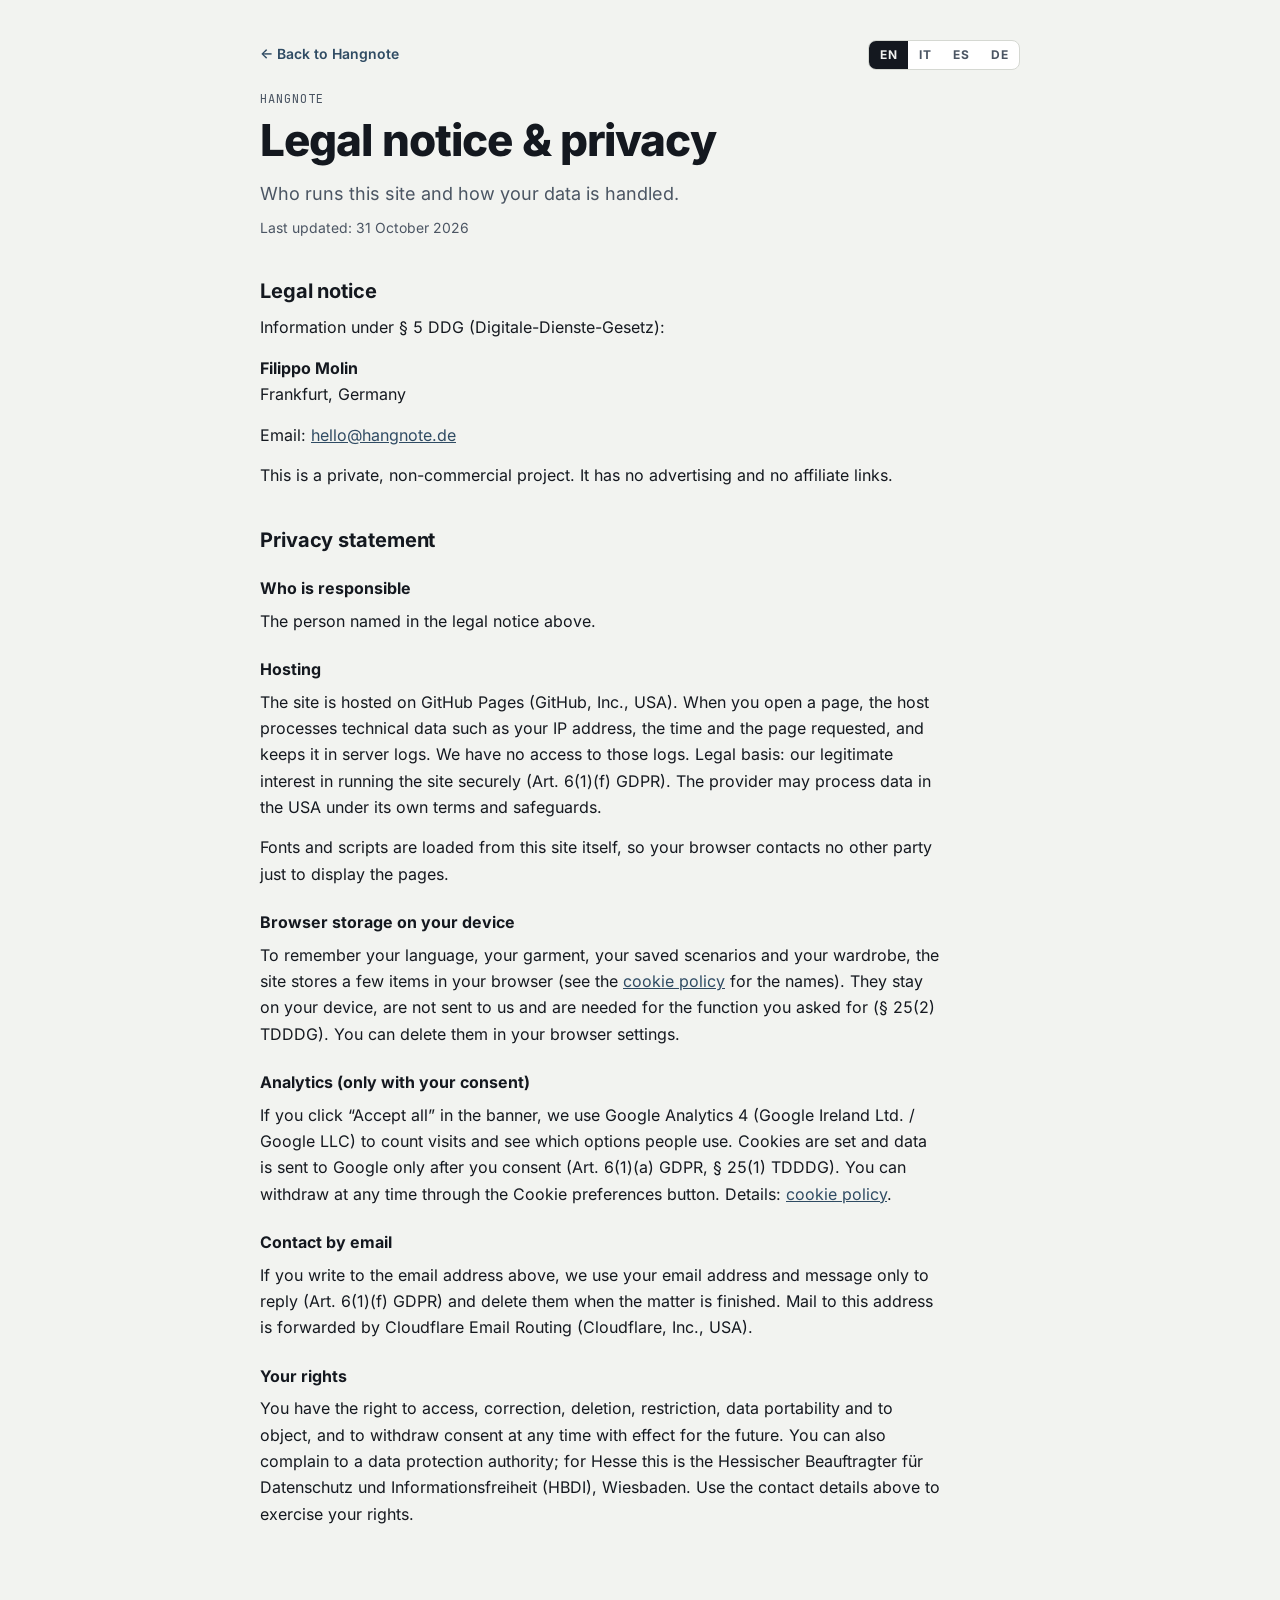
<file: legal.html>
<!doctype html>
<html lang="en">
<head>
<meta charset="utf-8">
<meta name="viewport" content="width=device-width, initial-scale=1">
<title>Legal notice &amp; privacy | Hangnote</title>
<meta name="description" content="Legal notice (Impressum) and privacy statement for Hangnote.">
<link rel="stylesheet" href="fonts/fonts.css">
<style>
:root{
  --paper:#F2F3F0; --card:#FFFFFF; --ink:#14181F; --muted:#4b5563; --rule:#D5D8D2;
  --accent:#2F4B63; --mark-bg:#FFF1B8; --mark-ink:#5c4400; --code-bg:#EEF0EC;
}
@media (prefers-color-scheme: dark){
  :root:not([data-theme="light"]){
    --paper:#0F1217; --card:#171B22; --ink:#ECEEF0; --muted:#A5ACB6; --rule:#2B313B;
    --accent:#8DB6D6; --mark-bg:#4A3B08; --mark-ink:#FFE9A6; --code-bg:#1E232B; color-scheme:dark;
  }
}
:root[data-theme="dark"]{
  --paper:#0F1217; --card:#171B22; --ink:#ECEEF0; --muted:#A5ACB6; --rule:#2B313B;
  --accent:#8DB6D6; --mark-bg:#4A3B08; --mark-ink:#FFE9A6; --code-bg:#1E232B; color-scheme:dark;
}
*{box-sizing:border-box}
body{margin:0;background:var(--paper);color:var(--ink);font:16px/1.65 Archivo,system-ui,-apple-system,"Segoe UI",sans-serif;
  padding-left:max(16px,env(safe-area-inset-left,0px));padding-right:max(16px,env(safe-area-inset-right,0px));}
.wrap{max-width:760px;margin:0 auto;padding-block:40px 72px}
.back{display:inline-block;font-size:14px;font-weight:600;color:var(--accent);text-decoration:none;margin-bottom:28px}
.back:hover{text-decoration:underline}
.eyebrow{font:500 12px/1 "JetBrains Mono",ui-monospace,monospace;letter-spacing:.08em;text-transform:uppercase;color:var(--muted);margin:0 0 12px}
h1{font-size:clamp(30px,6vw,44px);line-height:1.08;letter-spacing:-.02em;font-weight:800;margin:0 0 14px;text-wrap:balance}
.lede{font-size:18px;color:var(--muted);margin:0 0 8px;max-width:62ch}
.updated{font-size:14px;color:var(--muted);margin:0 0 36px}
h2{font-size:20px;line-height:1.25;font-weight:700;margin:40px 0 10px;letter-spacing:-.005em;text-wrap:balance}
p,li{max-width:68ch}
p{margin:0 0 14px}
ul{padding-left:1.2em;margin:0 0 14px}
li{margin-bottom:6px}
a{color:var(--accent)}
mark{background:var(--mark-bg);color:var(--mark-ink);padding:1px 5px;border-radius:4px}
code{font:500 13px "JetBrains Mono",ui-monospace,monospace;background:var(--code-bg);padding:2px 6px;border-radius:5px;overflow-wrap:anywhere}
td code{white-space:nowrap;overflow-wrap:normal}
.summary{background:var(--card);border:1px solid var(--rule);border-radius:12px;padding:18px 20px;margin:0 0 8px}
.summary p{margin:0}
.summary p+p{margin-top:8px}
.tablewrap{overflow-x:auto;border:1px solid var(--rule);border-radius:12px;background:var(--card);margin:0 0 14px}
table{border-collapse:collapse;width:100%;min-width:640px;font-size:14px}
th,td{text-align:left;vertical-align:top;padding:11px 14px;border-bottom:1px solid var(--rule)}
th{font:500 11px/1.2 "JetBrains Mono",ui-monospace,monospace;letter-spacing:.07em;text-transform:uppercase;color:var(--muted);background:var(--code-bg)}
tr:last-child td{border-bottom:0}
.tag{display:inline-block;font-size:12px;font-weight:600;padding:2px 8px;border-radius:999px;border:1px solid var(--rule);white-space:nowrap}
.tag.consent{background:var(--ink);color:var(--paper);border-color:var(--ink)}
footer{margin-top:48px;padding-top:20px;border-top:1px solid var(--rule);font-size:14px;color:var(--muted)}
.langsw{display:inline-flex;border:1px solid var(--rule);border-radius:8px;overflow:hidden;float:right;background:var(--card)}
.langsw button{font:700 12px/1 Archivo,system-ui,sans-serif;letter-spacing:.04em;padding:8px 11px;border:0;background:transparent;color:var(--muted);cursor:pointer}
.langsw button.on{background:var(--ink);color:var(--paper)}
[hidden]{display:none!important}
</style>
<link rel="icon" type="image/svg+xml" href="data:image/svg+xml,%3Csvg xmlns=%27http://www.w3.org/2000/svg%27 viewBox=%270 0 64 64%27 fill=%27none%27 stroke-linecap=%27round%27 stroke-linejoin=%27round%27%3E%3Cpath d=%27M14 22 L32 8 L50 22 V52 a4 4 0 0 1 -4 4 H18 a4 4 0 0 1 -4 -4 Z%27 stroke=%2314181F stroke-width=%275%27/%3E%3Ccircle cx=%2732%27 cy=%2722%27 r=%275%27 stroke=%23C8571F stroke-width=%275%27/%3E%3Cpath d=%27M24 38 H40 M24 46 H34%27 stroke=%2314181F stroke-width=%275%27/%3E%3C/svg%3E">
<link rel="canonical" href="https://hangnote.de/legal.html">
<meta name="robots" content="noindex">
<style>h3{font-size:16px;font-weight:700;margin:22px 0 6px}</style>
</head>
<body>
<main class="wrap">
  <div class="langsw" role="group" aria-label="Language"><button type="button" data-set="en">EN</button><button type="button" data-set="it">IT</button><button type="button" data-set="es">ES</button><button type="button" data-set="de">DE</button></div>
  <div data-l="en">
  <a class="back" href="./">← Back to Hangnote</a>
  <p class="eyebrow">Hangnote</p>
  <h1>Legal notice &amp; privacy</h1>
  <p class="lede">Who runs this site and how your data is handled.</p>
  <p class="updated">Last updated: 31 October 2026</p>
  <h2>Legal notice</h2>
<p>Information under § 5 DDG (Digitale-Dienste-Gesetz):</p><p><strong>Filippo Molin</strong><br>Frankfurt, Germany</p><p>Email: <a href="mailto:hello@hangnote.de">hello@hangnote.de</a></p><p>This is a private, non-commercial project. It has no advertising and no affiliate links.</p>
  <h2>Privacy statement</h2>
  <h3>Who is responsible</h3>
  <p>The person named in the legal notice above.</p>
  <h3>Hosting</h3>
  <p>The site is hosted on GitHub Pages (GitHub, Inc., USA). When you open a page, the host processes technical data such as your IP address, the time and the page requested, and keeps it in server logs. We have no access to those logs. Legal basis: our legitimate interest in running the site securely (Art. 6(1)(f) GDPR). The provider may process data in the USA under its own terms and safeguards.</p><p>Fonts and scripts are loaded from this site itself, so your browser contacts no other party just to display the pages.</p>
  <h3>Browser storage on your device</h3>
  <p>To remember your language, your garment, your saved scenarios and your wardrobe, the site stores a few items in your browser (see the <a href="cookie-policy.html">cookie policy</a> for the names). They stay on your device, are not sent to us and are needed for the function you asked for (§ 25(2) TDDDG). You can delete them in your browser settings.</p>
  <h3>Analytics (only with your consent)</h3>
  <p>If you click “Accept all” in the banner, we use Google Analytics 4 (Google Ireland Ltd. / Google LLC) to count visits and see which options people use. Cookies are set and data is sent to Google only after you consent (Art. 6(1)(a) GDPR, § 25(1) TDDDG). You can withdraw at any time through the Cookie preferences button. Details: <a href="cookie-policy.html">cookie policy</a>.</p>
  <h3>Contact by email</h3>
  <p>If you write to the email address above, we use your email address and message only to reply (Art. 6(1)(f) GDPR) and delete them when the matter is finished. Mail to this address is forwarded by Cloudflare Email Routing (Cloudflare, Inc., USA).</p>
  <h3>Your rights</h3>
  <p>You have the right to access, correction, deletion, restriction, data portability and to object, and to withdraw consent at any time with effect for the future. You can also complain to a data protection authority; for Hesse this is the Hessischer Beauftragter für Datenschutz und Informationsfreiheit (HBDI), Wiesbaden. Use the contact details above to exercise your rights.</p>
  </div>
  <div data-l="it">
  <a class="back" href="./">← Torna a Hangnote</a>
  <p class="eyebrow">Hangnote</p>
  <h1>Note legali e privacy</h1>
  <p class="lede">Chi gestisce questo sito e come vengono trattati i tuoi dati.</p>
  <p class="updated">Ultimo aggiornamento: 31 ottobre 2026</p>
  <h2>Note legali</h2>
<p>Informazioni ai sensi del § 5 DDG (legge tedesca sui servizi digitali):</p><p><strong>Filippo Molin</strong><br>Frankfurt, Germany</p><p>Email: <a href="mailto:hello@hangnote.de">hello@hangnote.de</a></p><p>È un progetto privato e senza scopo di lucro. Non ci sono pubblicità né link di affiliazione.</p>
  <h2>Informativa sulla privacy</h2>
  <h3>Titolare del trattamento</h3>
  <p>La persona indicata nelle note legali qui sopra.</p>
  <h3>Hosting</h3>
  <p>Il sito è ospitato su GitHub Pages (GitHub, Inc., USA). Quando apri una pagina, il fornitore tratta dati tecnici come il tuo indirizzo IP, l’ora e la pagina richiesta, e li conserva nei log del server. Noi non vi abbiamo accesso. Base giuridica: il nostro legittimo interesse a gestire il sito in sicurezza (art. 6, par. 1, lett. f GDPR). Il fornitore può trattare i dati negli USA secondo le proprie condizioni e garanzie.</p><p>Caratteri e script sono caricati da questo stesso sito, quindi il tuo browser non contatta altri soggetti solo per mostrare le pagine.</p>
  <h3>Memoria del browser sul tuo dispositivo</h3>
  <p>Per ricordare lingua, capo, scenari salvati e guardaroba, il sito salva alcuni elementi nel tuo browser (i nomi sono nella <a href="cookie-policy.html">informativa sui cookie</a>). Restano sul tuo dispositivo, non vengono inviati a noi e servono alla funzione che hai richiesto (§ 25, comma 2 TDDDG). Puoi eliminarli dalle impostazioni del browser.</p>
  <h3>Analisi (solo con il tuo consenso)</h3>
  <p>Se fai clic su “Accetta tutti” nel banner, usiamo Google Analytics 4 (Google Ireland Ltd. / Google LLC) per contare le visite e vedere quali opzioni vengono usate. I cookie vengono impostati e i dati inviati a Google solo dopo il tuo consenso (art. 6, par. 1, lett. a GDPR, § 25, comma 1 TDDDG). Puoi revocarlo in qualsiasi momento con il pulsante delle preferenze cookie. Dettagli: <a href="cookie-policy.html">informativa sui cookie</a>.</p>
  <h3>Contatto via email</h3>
  <p>Se scrivi all’indirizzo email indicato sopra, usiamo il tuo indirizzo email e il messaggio solo per risponderti (art. 6, par. 1, lett. f GDPR) e li cancelliamo a questione chiusa. La posta a questo indirizzo viene inoltrata tramite Cloudflare Email Routing (Cloudflare, Inc., USA).</p>
  <h3>I tuoi diritti</h3>
  <p>Hai diritto di accesso, rettifica, cancellazione, limitazione, portabilità e opposizione, e puoi revocare il consenso in ogni momento con effetto per il futuro. Puoi anche presentare reclamo a un’autorità per la protezione dei dati; per l’Assia è il Hessischer Beauftragter für Datenschutz und Informationsfreiheit (HBDI), Wiesbaden. Usa i contatti indicati sopra per esercitare i tuoi diritti.</p>
  </div>
  <div data-l="es">
  <a class="back" href="./">← Volver a Hangnote</a>
  <p class="eyebrow">Hangnote</p>
  <h1>Aviso legal y privacidad</h1>
  <p class="lede">Quién gestiona este sitio y cómo se tratan tus datos.</p>
  <p class="updated">Última actualización: 31 de octubre de 2026</p>
  <h2>Aviso legal</h2>
<p>Información conforme al § 5 DDG (ley alemana de servicios digitales):</p><p><strong>Filippo Molin</strong><br>Frankfurt, Germany</p><p>Correo electrónico: <a href="mailto:hello@hangnote.de">hello@hangnote.de</a></p><p>Es un proyecto privado y sin ánimo de lucro. No hay publicidad ni enlaces de afiliación.</p>
  <h2>Política de privacidad</h2>
  <h3>Responsable del tratamiento</h3>
  <p>La persona indicada en el aviso legal de arriba.</p>
  <h3>Alojamiento</h3>
  <p>El sitio está alojado en GitHub Pages (GitHub, Inc., EE. UU.). Al abrir una página, el proveedor trata datos técnicos como tu dirección IP, la hora y la página solicitada, y los guarda en registros del servidor. No tenemos acceso a esos registros. Base jurídica: nuestro interés legítimo en operar el sitio de forma segura (art. 6.1.f RGPD). El proveedor puede tratar datos en EE. UU. según sus propias condiciones y garantías.</p><p>Las fuentes y los scripts se cargan desde este mismo sitio, así que tu navegador no contacta con nadie más solo para mostrar las páginas.</p>
  <h3>Almacenamiento del navegador en tu dispositivo</h3>
  <p>Para recordar tu idioma, tu prenda, tus escenarios guardados y tu armario, el sitio guarda algunos elementos en tu navegador (los nombres están en la <a href="cookie-policy.html">política de cookies</a>). Permanecen en tu dispositivo, no se nos envían y son necesarios para la función que pediste (§ 25(2) TDDDG). Puedes borrarlos en los ajustes del navegador.</p>
  <h3>Analítica (solo con tu consentimiento)</h3>
  <p>Si pulsas «Aceptar todas» en el aviso, usamos Google Analytics 4 (Google Ireland Ltd. / Google LLC) para contar visitas y ver qué opciones se usan. Las cookies se instalan y los datos se envían a Google solo después de tu consentimiento (art. 6.1.a RGPD, § 25(1) TDDDG). Puedes retirarlo en cualquier momento con el botón de preferencias de cookies. Detalles: <a href="cookie-policy.html">política de cookies</a>.</p>
  <h3>Contacto por correo</h3>
  <p>Si escribes al correo indicado arriba, usamos tu dirección y tu mensaje solo para responderte (art. 6.1.f RGPD) y los borramos cuando el asunto termina. El correo a esta dirección se reenvía mediante Cloudflare Email Routing (Cloudflare, Inc., EE. UU.).</p>
  <h3>Tus derechos</h3>
  <p>Tienes derecho de acceso, rectificación, supresión, limitación, portabilidad y oposición, y puedes retirar el consentimiento en cualquier momento con efecto futuro. También puedes reclamar ante una autoridad de protección de datos; en Hesse es el Hessischer Beauftragter für Datenschutz und Informationsfreiheit (HBDI), Wiesbaden. Usa los datos de contacto de arriba para ejercer tus derechos.</p>
  </div>
  <div data-l="de">
  <a class="back" href="./">← Zurück zu Hangnote</a>
  <p class="eyebrow">Hangnote</p>
  <h1>Impressum &amp; Datenschutz</h1>
  <p class="lede">Wer diese Website betreibt und wie deine Daten verarbeitet werden.</p>
  <p class="updated">Stand: 31. Oktober 2026</p>
  <h2>Impressum</h2>
<p>Angaben gemäß § 5 DDG:</p><p><strong>Filippo Molin</strong><br>Frankfurt, Germany</p><p>E-Mail: <a href="mailto:hello@hangnote.de">hello@hangnote.de</a></p><p>Dies ist ein privates, nicht kommerzielles Projekt. Es gibt keine Werbung und keine Affiliate-Links.</p>
  <h2>Datenschutzerklärung</h2>
  <h3>Verantwortlicher</h3>
  <p>Die im Impressum oben genannte Person.</p>
  <h3>Hosting</h3>
  <p>Die Website wird über GitHub Pages (GitHub, Inc., USA) bereitgestellt. Beim Aufruf einer Seite verarbeitet der Anbieter technische Daten wie deine IP-Adresse, die Uhrzeit und die angeforderte Seite und speichert sie in Server-Logs. Wir haben auf diese Logs keinen Zugriff. Rechtsgrundlage: unser berechtigtes Interesse am sicheren Betrieb der Website (Art. 6 Abs. 1 lit. f DSGVO). Der Anbieter kann Daten nach seinen eigenen Bedingungen und Garantien in den USA verarbeiten.</p><p>Schriften und Skripte werden von dieser Website selbst geladen, dein Browser kontaktiert also keine weiteren Stellen, nur um die Seiten anzuzeigen.</p>
  <h3>Speicher im Browser auf deinem Gerät</h3>
  <p>Damit Sprache, Kleidungsstück, gespeicherte Szenarien und Kleiderschrank erhalten bleiben, legt die Website einige Einträge in deinem Browser ab (die Namen stehen in der <a href="cookie-policy.html">Cookie-Richtlinie</a>). Sie bleiben auf deinem Gerät, werden nicht an uns gesendet und sind für die von dir gewünschte Funktion erforderlich (§ 25 Abs. 2 TDDDG). Du kannst sie in den Browsereinstellungen löschen.</p>
  <h3>Analyse (nur mit deiner Einwilligung)</h3>
  <p>Wenn du im Banner „Alle akzeptieren“ wählst, nutzen wir Google Analytics 4 (Google Ireland Ltd. / Google LLC), um Besuche zu zählen und zu sehen, welche Optionen genutzt werden. Cookies werden gesetzt und Daten an Google gesendet, erst nachdem du eingewilligt hast (Art. 6 Abs. 1 lit. a DSGVO, § 25 Abs. 1 TDDDG). Du kannst die Einwilligung jederzeit über die Schaltfläche für die Cookie-Einstellungen widerrufen. Details: <a href="cookie-policy.html">Cookie-Richtlinie</a>.</p>
  <h3>Kontakt per E-Mail</h3>
  <p>Wenn du an die oben genannte E-Mail-Adresse schreibst, verwenden wir deine E-Mail-Adresse und Nachricht nur, um zu antworten (Art. 6 Abs. 1 lit. f DSGVO), und löschen sie nach Abschluss der Angelegenheit. E-Mails an diese Adresse werden über Cloudflare Email Routing (Cloudflare, Inc., USA) weitergeleitet.</p>
  <h3>Deine Rechte</h3>
  <p>Du hast das Recht auf Auskunft, Berichtigung, Löschung, Einschränkung, Datenübertragbarkeit und Widerspruch und kannst eine Einwilligung jederzeit mit Wirkung für die Zukunft widerrufen. Außerdem kannst du dich bei einer Datenschutzaufsichtsbehörde beschweren; für Hessen ist das der Hessische Beauftragte für Datenschutz und Informationsfreiheit (HBDI), Wiesbaden. Nutze zum Ausüben deiner Rechte die oben genannten Kontaktdaten.</p>
  </div>
</main>
<script>
(function(){
function nl(){var n=navigator.language||'';return /^it/i.test(n)?'it':/^es/i.test(n)?'es':/^de/i.test(n)?'de':'en';}
var l='en';try{var v=localStorage.getItem('honesttag.lang');if(v==='it'||v==='en'||v==='es'||v==='de')l=v;else l=nl();}catch(e){l=nl();}
function set(x,save){l=x;document.documentElement.lang=x;
 document.querySelectorAll('[data-l]').forEach(function(d){d.hidden=d.getAttribute('data-l')!==x;});
 document.querySelectorAll('.langsw button').forEach(function(b){b.className=b.getAttribute('data-set')===x?'on':'';b.setAttribute('aria-pressed',b.getAttribute('data-set')===x);});
 document.title=({it:'Note legali e privacy',es:'Aviso legal y privacidad',de:'Impressum & Datenschutz'}[x]||'Legal notice & privacy')+' | Hangnote';
 if(save){try{localStorage.setItem('honesttag.lang',x)}catch(e){}}}
document.addEventListener('click',function(e){var b=e.target.closest&&e.target.closest('.langsw button');if(b)set(b.getAttribute('data-set'),true);});
set(l,false);
})();
</script>

</body>
</html>
</file>
<file: fonts/fonts.css>
/* Fonts hosted on this site (no requests to Google). Inter and JetBrains Mono are licensed under the SIL Open Font License; see the *-LICENSE / *-OFL files.
   "Archivo" is an alias: the headings and the hangnote wordmark use the matching Inter weights. */
@font-face{font-family:Inter;font-weight:400;font-style:normal;font-display:swap;src:url(inter-400.woff) format("woff")}
@font-face{font-family:Inter;font-weight:500;font-style:normal;font-display:swap;src:url(inter-500.woff) format("woff")}
@font-face{font-family:Inter;font-weight:600;font-style:normal;font-display:swap;src:url(inter-600.woff) format("woff")}
@font-face{font-family:Inter;font-weight:700;font-style:normal;font-display:swap;src:url(inter-700.woff) format("woff")}
@font-face{font-family:Inter;font-weight:800;font-style:normal;font-display:swap;src:url(inter-800.woff) format("woff")}
@font-face{font-family:Archivo;font-weight:400;font-style:normal;font-display:swap;src:url(inter-400.woff) format("woff")}
@font-face{font-family:Archivo;font-weight:500;font-style:normal;font-display:swap;src:url(inter-500.woff) format("woff")}
@font-face{font-family:Archivo;font-weight:600;font-style:normal;font-display:swap;src:url(inter-600.woff) format("woff")}
@font-face{font-family:Archivo;font-weight:700;font-style:normal;font-display:swap;src:url(inter-700.woff) format("woff")}
@font-face{font-family:Archivo;font-weight:800;font-style:normal;font-display:swap;src:url(inter-800.woff) format("woff")}
@font-face{font-family:"JetBrains Mono";font-weight:400 500;font-style:normal;font-display:swap;src:url(jbmono-400.woff) format("woff")}
@font-face{font-family:"JetBrains Mono";font-weight:700;font-style:normal;font-display:swap;src:url(jbmono-700.woff) format("woff")}
</file>
